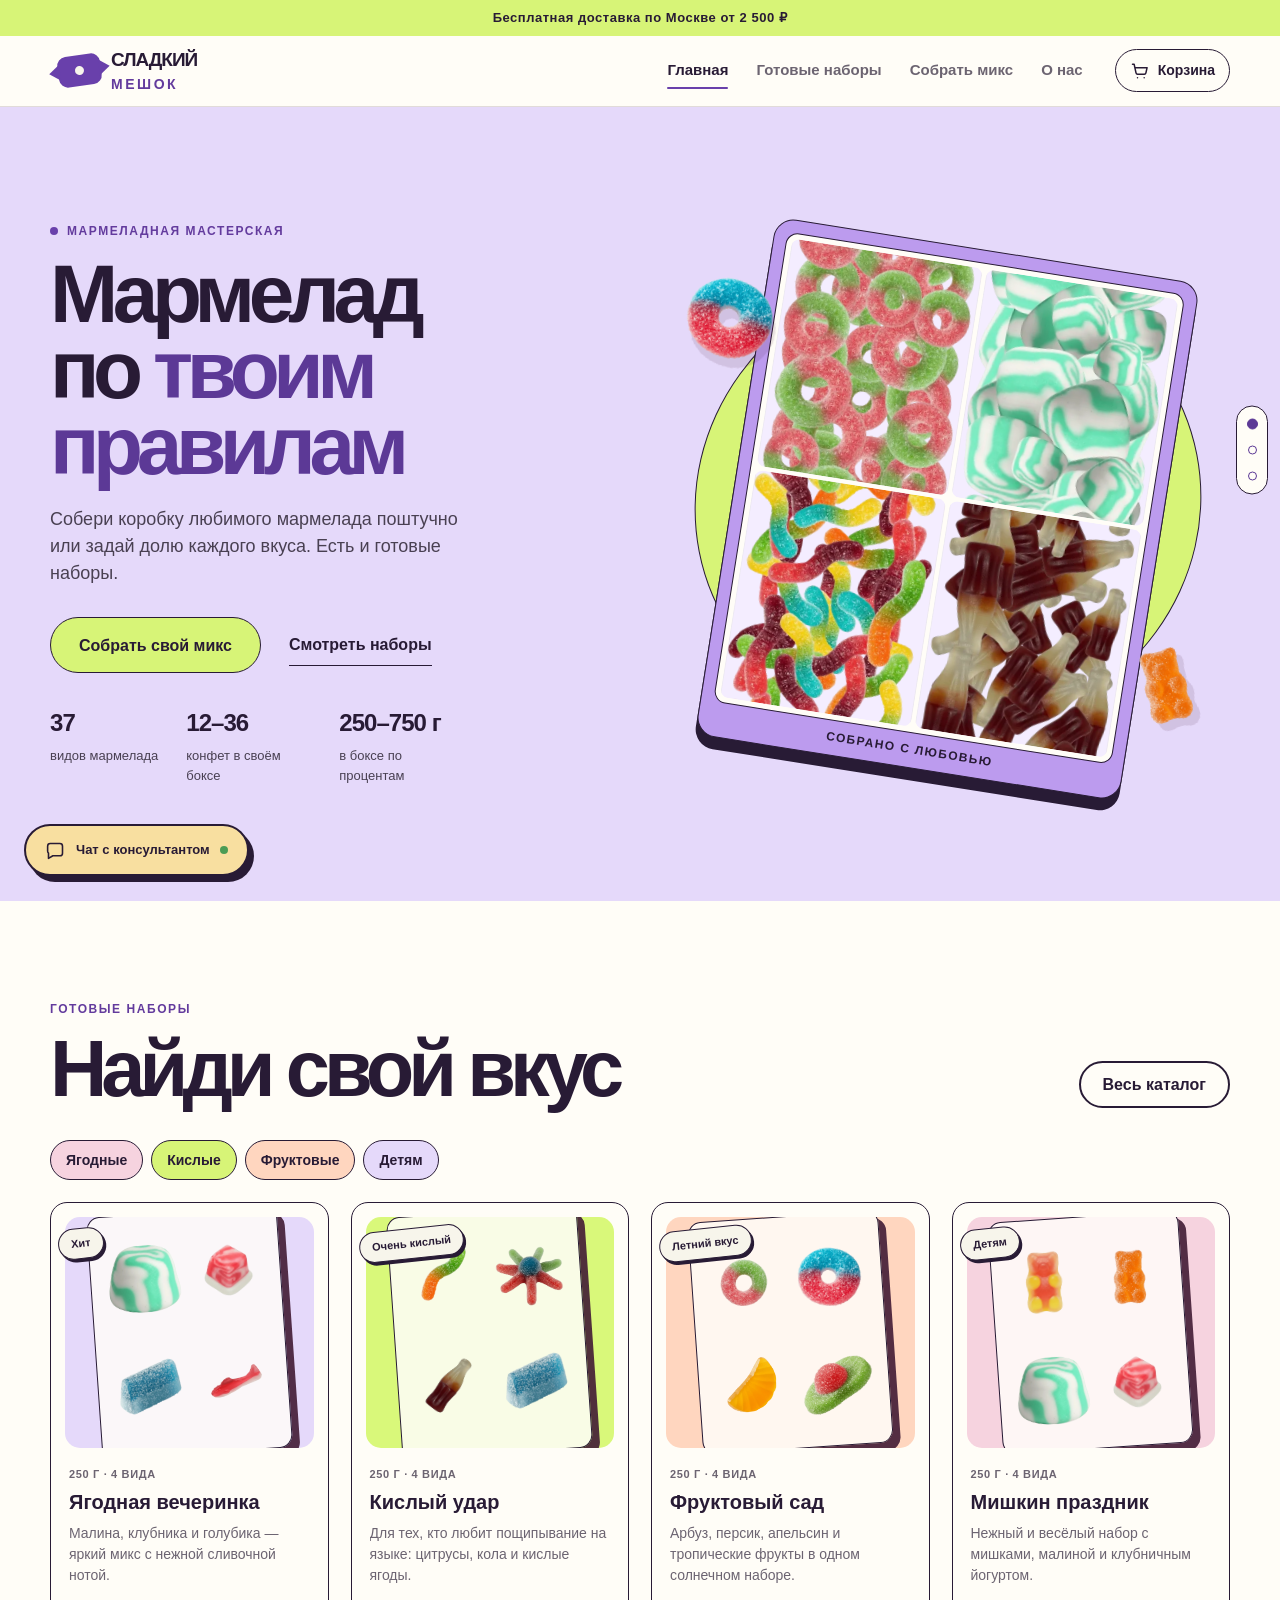
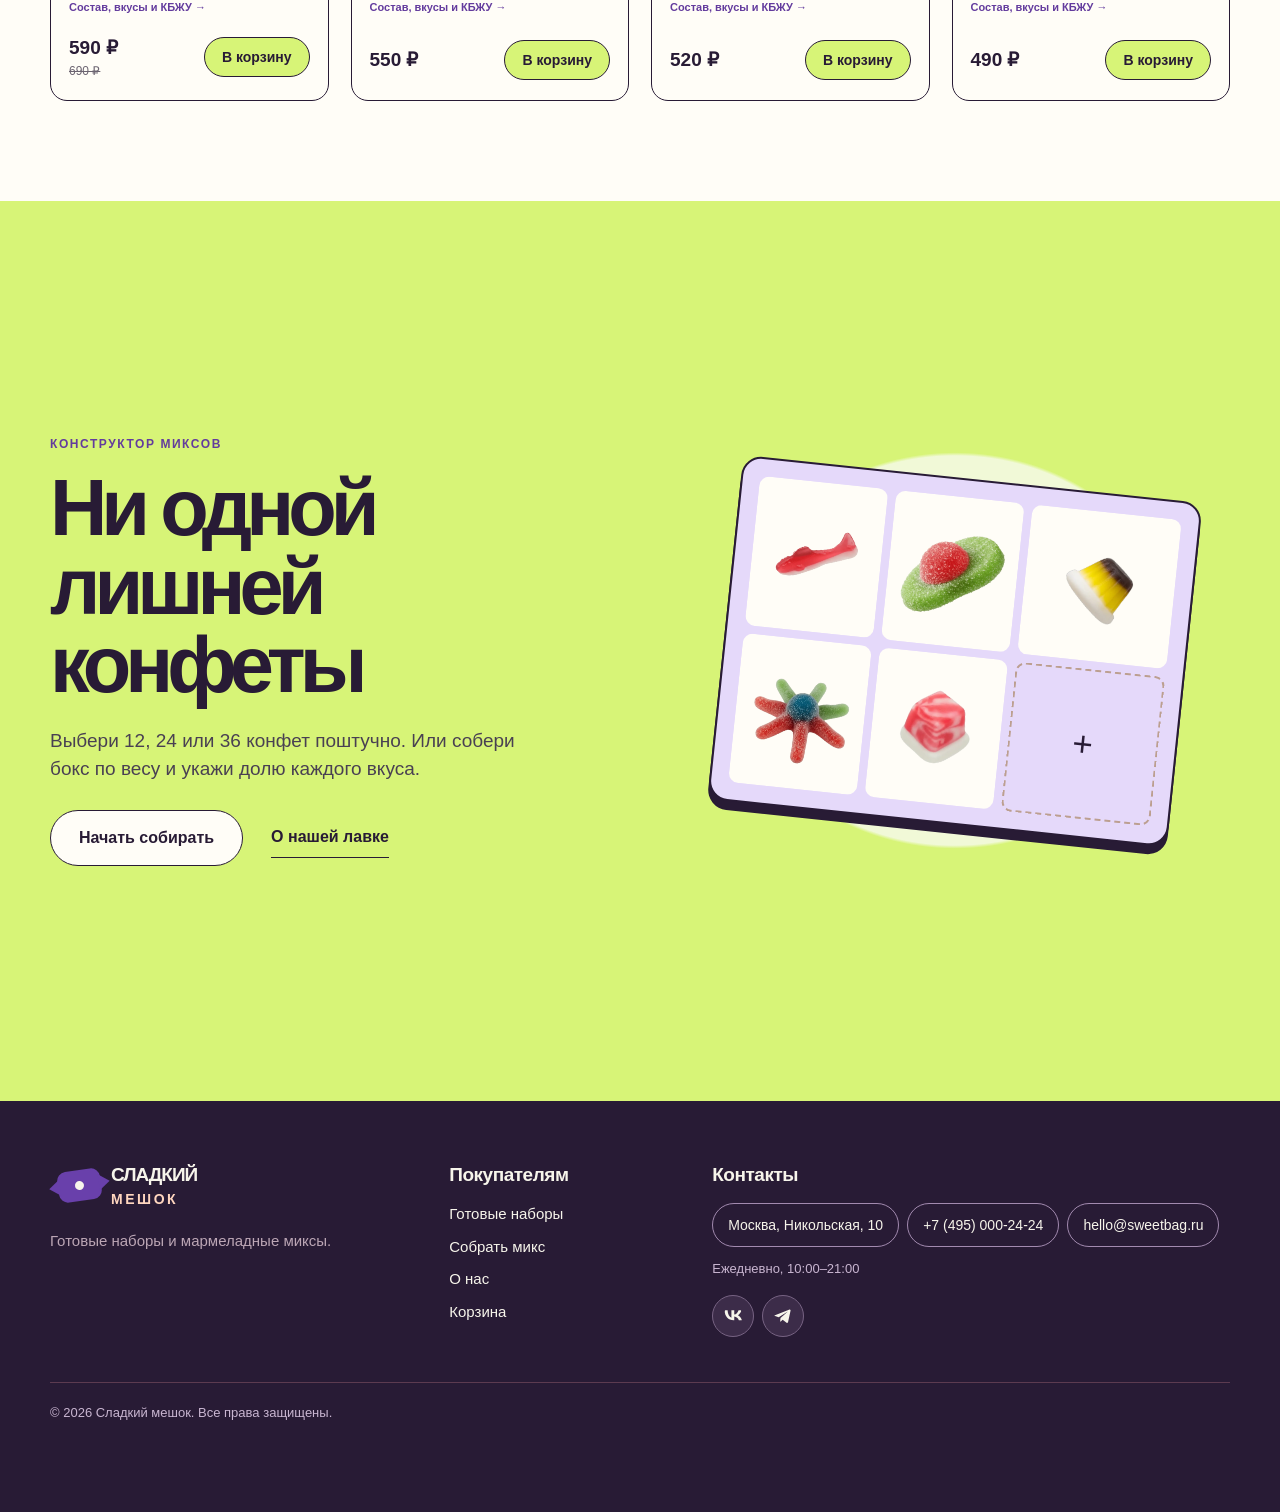
<file: index.html>
<!DOCTYPE html>
<html lang="ru">
<head>
  <meta charset="UTF-8">
  <meta name="viewport" content="width=device-width, initial-scale=1.0">
  <meta name="description" content="Сладкий мешок — готовые наборы мармелада и конструктор миксов поштучно или по процентам.">
  <meta name="robots" content="index, follow">
  <meta name="author" content="Сладкий мешок">
  <link rel="canonical" href="https://lev1n27.github.io/candy-shop/">
  <meta property="og:locale" content="ru_RU">
  <meta property="og:type" content="website">
  <meta property="og:site_name" content="Сладкий мешок">
  <meta property="og:title" content="Сладкий мешок — мармелад и конфеты на любой вкус">
  <meta property="og:description" content="Выбирай готовые наборы или собери коробку любимого мармелада поштучно или по процентам.">
  <meta property="og:url" content="https://lev1n27.github.io/candy-shop/">
  <meta property="og:image" content="https://lev1n27.github.io/candy-shop/assets/images/candies/boxes/watermelon.webp">
  <meta property="og:image:alt" content="Коробка разноцветного мармелада Сладкий мешок">
  <meta name="twitter:card" content="summary_large_image">
  <meta name="twitter:title" content="Сладкий мешок — мармелад и конфеты на любой вкус">
  <meta name="twitter:description" content="Выбирай готовые наборы или собери коробку любимого мармелада поштучно или по процентам.">
  <meta name="twitter:image" content="https://lev1n27.github.io/candy-shop/assets/images/candies/boxes/watermelon.webp">
  <meta name="twitter:image:alt" content="Коробка разноцветного мармелада Сладкий мешок">
  <meta name="theme-color" content="#f7f5eb">
  <title>Сладкий мешок — мармелад и конфеты на любой вкус</title>
  <link rel="icon" href="assets/images/favicon.svg" type="image/svg+xml">
  <link rel="stylesheet" href="assets/css/style.css">
  <script src="assets/js/data.js" defer></script>
  <script src="assets/js/store.js" defer></script>
  <script src="assets/js/chat.js" defer></script>
  <script src="assets/js/site.js" defer></script>
</head>
<body id="page-top" tabindex="-1">
  <a class="skip-link" href="#main">Перейти к основному содержимому</a>
  <div class="announcement">Бесплатная доставка по Москве от 2 500 ₽</div>
  <header class="site-header">
    <div class="container site-header__row">
      <a class="logo" href="index.html" aria-label="Сладкий мешок — на главную">
        <span class="logo__mark" aria-hidden="true"><i></i></span>
        <span class="logo__text">Сладкий <span>мешок</span></span>
      </a>
      <button class="menu-toggle" type="button" aria-expanded="false" aria-controls="site-menu" data-menu-toggle>
        <span></span><span></span><span></span>
        <span class="sr-only">Открыть меню</span>
      </button>
      <nav class="site-nav" id="site-menu" aria-label="Основная навигация" data-menu>
        <a class="site-nav__link site-nav__link--active" href="index.html" aria-current="page">Главная</a>
        <a class="site-nav__link" href="catalog.html">Готовые наборы</a>
        <a class="site-nav__link" href="mix.html">Собрать микс</a>
        <a class="site-nav__link" href="about.html">О нас</a>
      </nav>
      <a class="cart-link" href="cart.html" aria-label="Перейти в корзину">
        <svg viewBox="0 0 24 24" aria-hidden="true"><path d="M3 4h2l2.2 10.2a2 2 0 0 0 2 1.6h7.9a2 2 0 0 0 2-1.6L20.5 8H6M9 20h.01M17 20h.01"/></svg>
        <span>Корзина</span>
        <b class="cart-count" data-cart-count hidden>0</b>
      </a>
    </div>
  </header>

  <main id="main" tabindex="-1" data-screen-flow>
    <section class="hero page-screen" id="welcome" aria-labelledby="home-title">
      <div class="container hero__grid">
        <div class="hero__content">
          <p class="eyebrow"><span></span>Мармеладная мастерская</p>
          <h1 id="home-title">Мармелад<br>по <em>твоим правилам</em></h1>
          <p class="hero__text">Собери коробку любимого мармелада поштучно или задай долю каждого вкуса. Есть и готовые наборы.</p>
          <div class="hero__actions">
            <a class="button button--primary button--large" href="mix.html">Собрать свой микс</a>
            <a class="text-link" href="catalog.html">Смотреть наборы</a>
          </div>
          <ul class="hero__facts" aria-label="Преимущества">
            <li><strong>37</strong><span>видов мармелада</span></li>
            <li><strong>12–36</strong><span>конфет в своём боксе</span></li>
            <li><strong>250–750 г</strong><span>в боксе по процентам</span></li>
          </ul>
        </div>
        <div class="hero-visual" aria-label="Коробка разноцветного мармелада">
          <div class="hero-visual__shape"></div>
          <div class="hero-box">
            <div class="hero-box__grid">
              <img src="assets/images/candies/boxes/watermelon.webp" alt="Мармеладные арбузные кольца" width="230" height="230">
              <img src="assets/images/candies/boxes/raspberry.webp" alt="Мармелад малина со сливками" width="230" height="230">
              <img src="assets/images/candies/boxes/worms.webp" alt="Двухцветные мармеладные червячки" width="230" height="230">
              <img src="assets/images/candies/boxes/cola.webp" alt="Мармеладные бутылочки колы" width="230" height="230">
            </div>
            <span class="hero-box__label">собрано с любовью</span>
          </div>
          <img class="hero-visual__floating hero-visual__floating--one" src="assets/images/candies/orange-bears.webp" alt="" width="130" height="130">
          <img class="hero-visual__floating hero-visual__floating--two" src="assets/images/candies/rings.webp" alt="" width="120" height="120">
        </div>
      </div>
    </section>

    <section class="page-screen home-sets" id="sets" aria-labelledby="sets-title">
      <div class="container">
        <div class="section-heading screen-heading">
          <div><p class="eyebrow">Готовые наборы</p><h2 id="sets-title">Найди свой вкус</h2></div>
          <a class="button button--outline" href="catalog.html">Весь каталог</a>
        </div>
        <nav class="home-tastes" aria-label="Наборы по вкусам">
          <a href="catalog.html?filter=berry">Ягодные</a>
          <a href="catalog.html?filter=sour">Кислые</a>
          <a href="catalog.html?filter=fruit">Фруктовые</a>
          <a href="catalog.html?filter=kids">Детям</a>
        </nav>
        <div class="product-grid home-products" data-products data-limit="4"></div>
      </div>
    </section>

    <section class="page-screen home-builder" id="about" aria-labelledby="home-builder-title">
      <div class="container home-builder__grid">
        <div class="home-builder__content">
          <p class="eyebrow">Конструктор миксов</p>
          <h2 id="home-builder-title">Ни одной лишней конфеты</h2>
          <p>Выбери 12, 24 или 36 конфет поштучно. Или собери бокс по весу и укажи долю каждого вкуса.</p>
          <div class="hero__actions">
            <a class="button button--primary button--large" href="mix.html">Начать собирать</a>
            <a class="text-link" href="about.html">О нашей лавке</a>
          </div>
        </div>
        <div class="home-builder__visual" aria-hidden="true">
          <div class="mini-box">
            <img src="assets/images/candies/shark.webp" alt="" width="150" height="150" loading="lazy">
            <img src="assets/images/candies/eggs.webp" alt="" width="150" height="150" loading="lazy">
            <img src="assets/images/candies/caramel.webp" alt="" width="150" height="150" loading="lazy">
            <img src="assets/images/candies/octopus.webp" alt="" width="150" height="150" loading="lazy">
            <img src="assets/images/candies/yogurt-strawberry.webp" alt="" width="150" height="150" loading="lazy">
            <span class="mini-box__empty">+</span>
          </div>
        </div>
      </div>
    </section>
  </main>

  <footer class="site-footer" id="contacts">
    <div class="container site-footer__grid">
      <div class="site-footer__brand">
        <a class="logo logo--footer" href="index.html"><span class="logo__mark" aria-hidden="true"><i></i></span><span class="logo__text">Сладкий <span>мешок</span></span></a>
        <p class="site-footer__text">Готовые наборы и мармеладные миксы.</p>
      </div>
      <nav class="site-footer__links" aria-label="Покупателям">
        <h2>Покупателям</h2>
        <a href="catalog.html">Готовые наборы</a>
        <a href="mix.html">Собрать микс</a>
        <a href="about.html">О нас</a>
        <a href="cart.html">Корзина</a>
      </nav>
      <div class="site-footer__contacts">
        <h2>Контакты</h2>
        <div class="site-footer__contact-actions">
          <a href="https://yandex.ru/maps/?text=%D0%9C%D0%BE%D1%81%D0%BA%D0%B2%D0%B0%2C%20%D0%9D%D0%B8%D0%BA%D0%BE%D0%BB%D1%8C%D1%81%D0%BA%D0%B0%D1%8F%20%D1%83%D0%BB%D0%B8%D1%86%D0%B0%2C%2010" target="_blank" rel="noopener">Москва, Никольская, 10</a>
          <a href="tel:+74950002424">+7 (495) 000-24-24</a>
          <a href="mailto:hello@sweetbag.ru">hello@sweetbag.ru</a>
        </div>
        <p class="site-footer__hours">Ежедневно, 10:00–21:00</p>
        <div class="site-footer__socials" role="group" aria-label="Социальные сети">
          <svg viewBox="0 0 24 24" role="img" aria-label="ВКонтакте"><path fill="currentColor" d="M2 5h3.5c.2 5 2.2 8.1 4.6 9V5h3.4v5.2c2.3-.2 4.4-2.7 5.2-5.2h3.4c-.6 2.8-2.6 5.1-4.2 6.1 1.8.9 3.9 3.1 4.8 5.9H19c-.8-2.4-2.7-4.2-5.5-4.5V17H13C6.1 17 2.1 12.4 2 5Z"/></svg>
          <svg viewBox="0 0 24 24" role="img" aria-label="Telegram"><path fill="currentColor" d="m2.4 11.1 17.5-6.8c.8-.3 1.4.2 1.2 1l-3 14c-.2 1-1 1.3-1.8.7l-4.7-3.5-2.3 2.2c-.3.3-.7.2-.7-.3l.4-4.1 8.2-7c.3-.3 0-.4-.3-.2L6.8 13.4l-4.3-1.3c-.9-.3-.9-.7-.1-1Z"/></svg>
        </div>
      </div>
    </div>
    <div class="container site-footer__bottom"><span>© 2026 Сладкий мешок. Все права защищены.</span></div>
  </footer>
</body>
</html>
</file>
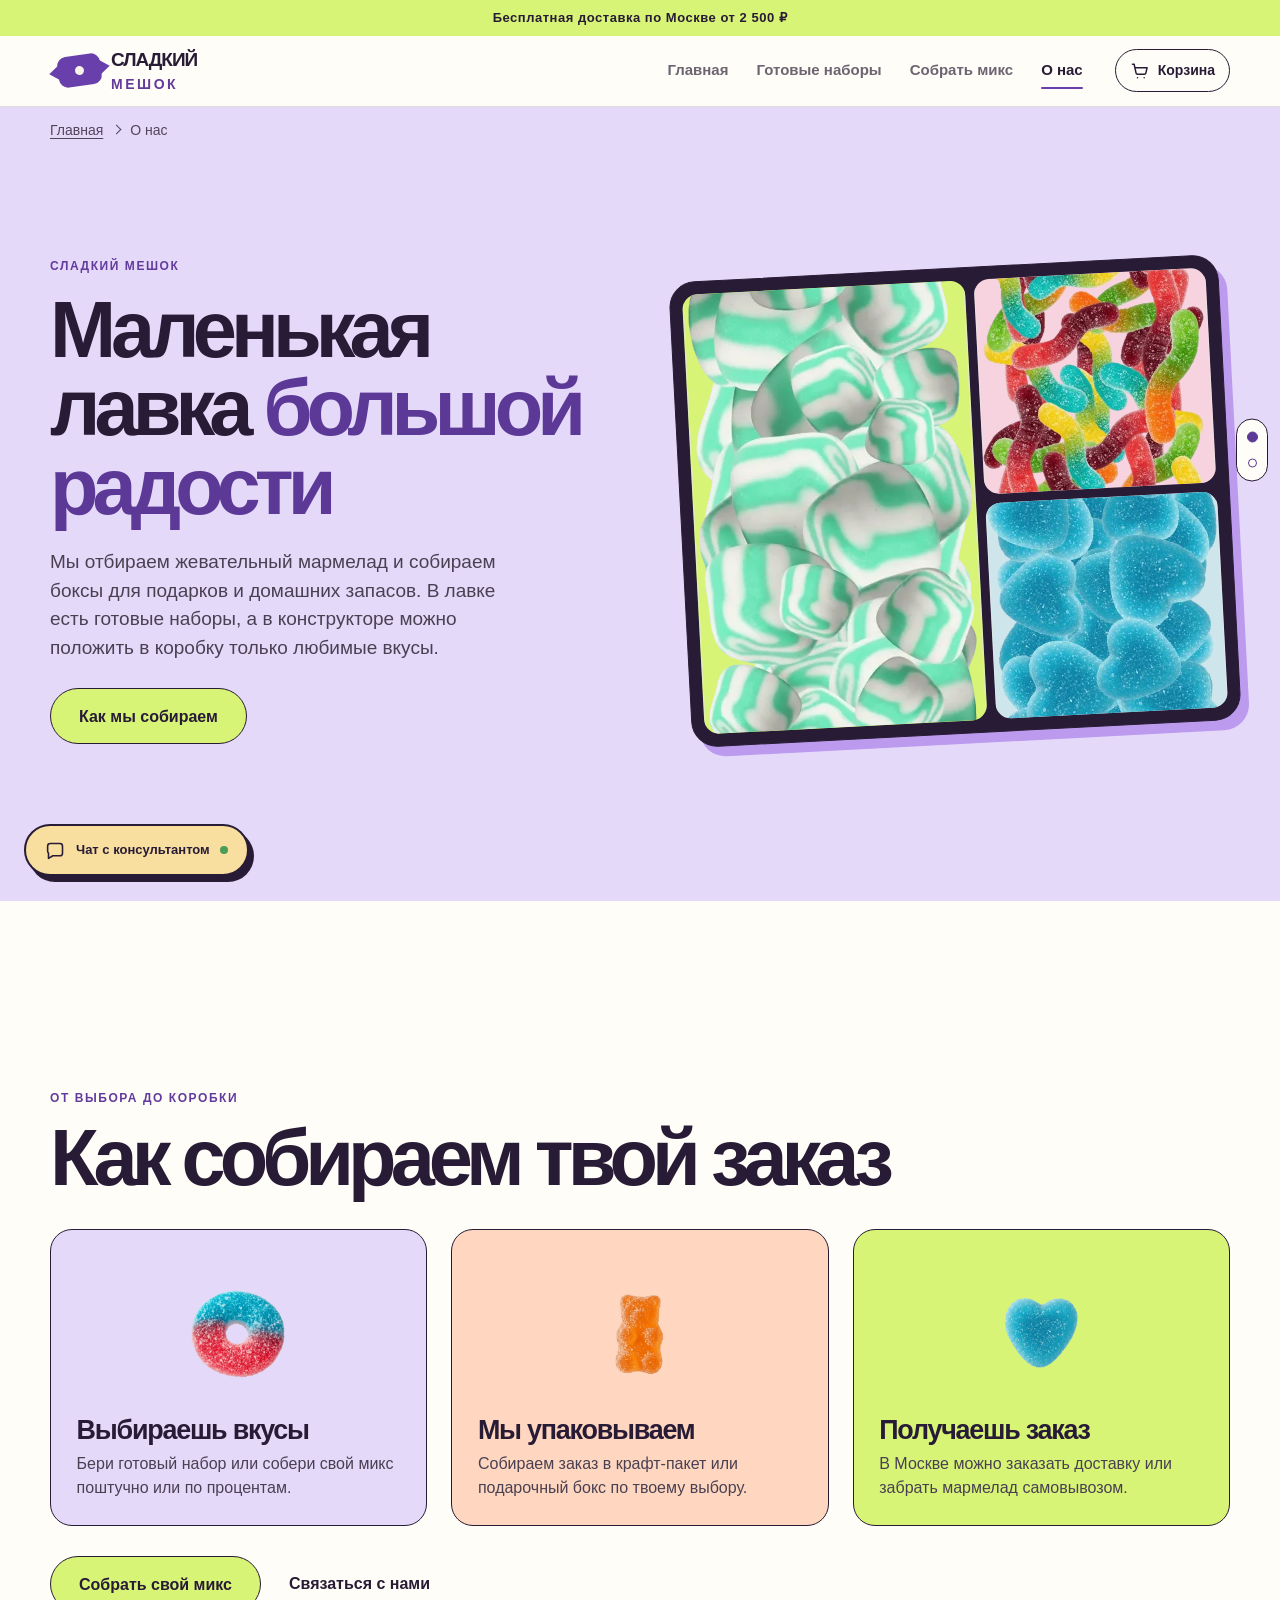
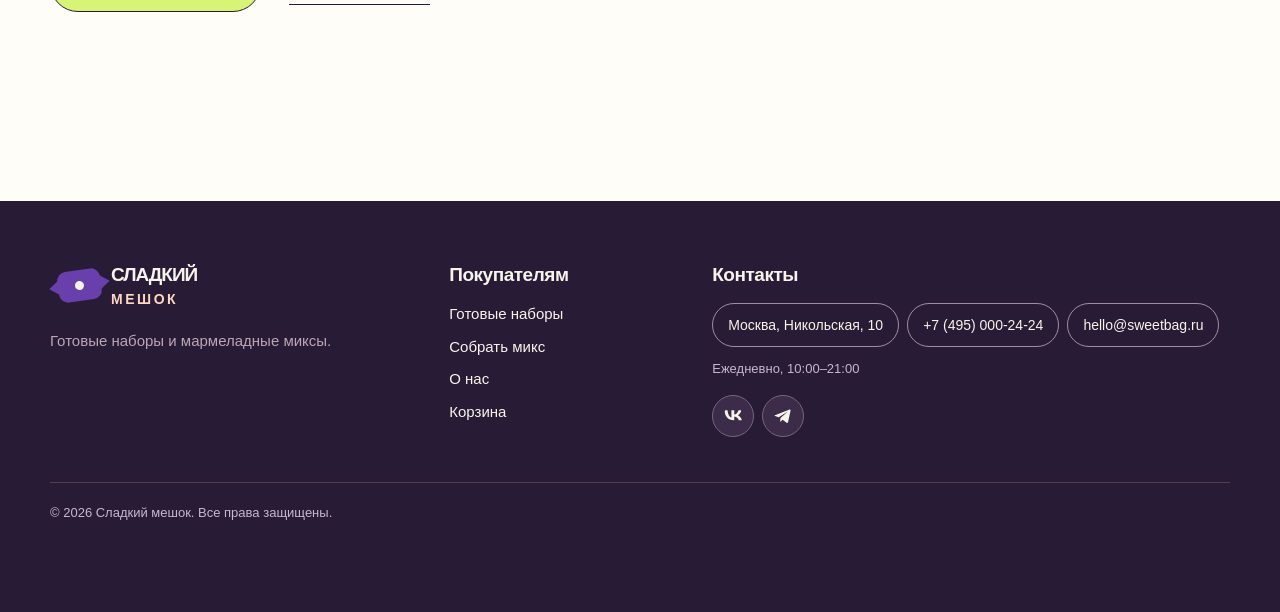
<file: about.html>
<!DOCTYPE html>
<html lang="ru">
<head>
  <meta charset="UTF-8">
  <meta name="viewport" content="width=device-width, initial-scale=1.0">
  <meta name="description" content="О мармеладной лавке «Сладкий мешок», выборе вкусов, упаковке и получении заказа.">
  <meta name="robots" content="index, follow">
  <meta name="author" content="Сладкий мешок">
  <link rel="canonical" href="https://lev1n27.github.io/candy-shop/about.html">
  <meta property="og:locale" content="ru_RU">
  <meta property="og:type" content="website">
  <meta property="og:site_name" content="Сладкий мешок">
  <meta property="og:title" content="О мармеладной лавке Сладкий мешок">
  <meta property="og:description" content="Как мы отбираем мармелад, собираем подарочные боксы и доставляем заказы по Москве.">
  <meta property="og:url" content="https://lev1n27.github.io/candy-shop/about.html">
  <meta property="og:image" content="https://lev1n27.github.io/candy-shop/assets/images/candies/boxes/raspberry.webp">
  <meta property="og:image:alt" content="Мармелад малина со сливками из лавки Сладкий мешок">
  <meta name="twitter:card" content="summary_large_image">
  <meta name="twitter:title" content="О мармеладной лавке Сладкий мешок">
  <meta name="twitter:description" content="Как мы отбираем мармелад, собираем подарочные боксы и доставляем заказы по Москве.">
  <meta name="twitter:image" content="https://lev1n27.github.io/candy-shop/assets/images/candies/boxes/raspberry.webp">
  <meta name="twitter:image:alt" content="Мармелад малина со сливками из лавки Сладкий мешок">
  <meta name="theme-color" content="#f7f5eb">
  <title>О нас — Сладкий мешок</title>
  <link rel="icon" href="assets/images/favicon.svg" type="image/svg+xml">
  <link rel="stylesheet" href="assets/css/style.css">
  <script src="assets/js/data.js" defer></script>
  <script src="assets/js/store.js" defer></script>
  <script src="assets/js/chat.js" defer></script>
  <script src="assets/js/site.js" defer></script>
</head>
<body id="page-top" tabindex="-1">
  <a class="skip-link" href="#main">Перейти к основному содержимому</a>
  <div class="announcement">Бесплатная доставка по Москве от 2 500 ₽</div>
  <header class="site-header">
    <div class="container site-header__row">
      <a class="logo" href="index.html" aria-label="Сладкий мешок — на главную">
        <span class="logo__mark" aria-hidden="true"><i></i></span>
        <span class="logo__text">Сладкий <span>мешок</span></span>
      </a>
      <button class="menu-toggle" type="button" aria-expanded="false" aria-controls="site-menu" data-menu-toggle>
        <span></span><span></span><span></span>
        <span class="sr-only">Открыть меню</span>
      </button>
      <nav class="site-nav" id="site-menu" aria-label="Основная навигация" data-menu>
        <a class="site-nav__link" href="index.html">Главная</a>
        <a class="site-nav__link" href="catalog.html">Готовые наборы</a>
        <a class="site-nav__link" href="mix.html">Собрать микс</a>
        <a class="site-nav__link site-nav__link--active" href="about.html" aria-current="page">О нас</a>
      </nav>
      <a class="cart-link" href="cart.html" aria-label="Перейти в корзину">
        <svg viewBox="0 0 24 24" aria-hidden="true"><path d="M3 4h2l2.2 10.2a2 2 0 0 0 2 1.6h7.9a2 2 0 0 0 2-1.6L20.5 8H6M9 20h.01M17 20h.01"/></svg>
        <span>Корзина</span>
        <b class="cart-count" data-cart-count hidden>0</b>
      </a>
    </div>
  </header>

  <main id="main" tabindex="-1" data-screen-flow>
    <section class="page-screen about-intro" id="our-shop" aria-labelledby="about-title">
      <div class="container">
        <nav class="breadcrumbs" aria-label="Хлебные крошки">
          <ol><li><a href="index.html">Главная</a></li><li aria-current="page">О нас</li></ol>
        </nav>
        <div class="about-intro__grid">
          <div class="about-intro__content">
            <p class="eyebrow">Сладкий мешок</p>
            <h1 id="about-title">Маленькая лавка <em>большой радости</em></h1>
            <p>Мы отбираем жевательный мармелад и собираем боксы для подарков и домашних запасов. В лавке есть готовые наборы, а в конструкторе можно положить в коробку только любимые вкусы.</p>
            <a class="button button--primary button--large" href="#our-process">Как мы собираем</a>
          </div>
          <div class="about-candy" aria-hidden="true">
            <div class="about-candy__tile about-candy__tile--berry"><img src="assets/images/candies/boxes/raspberry.webp" alt="" width="388" height="988"></div>
            <div class="about-candy__tile about-candy__tile--sour"><img src="assets/images/candies/boxes/worms.webp" alt="" width="388" height="988"></div>
            <div class="about-candy__tile about-candy__tile--sweet"><img src="assets/images/candies/boxes/blue-hearts.webp" alt="" width="388" height="988"></div>
          </div>
        </div>
      </div>
    </section>

    <section class="page-screen about-process" id="our-process" aria-labelledby="about-process-title">
      <div class="container">
        <div class="section-heading screen-heading">
          <div><p class="eyebrow">От выбора до коробки</p><h2 id="about-process-title">Как собираем твой заказ</h2></div>
        </div>
        <ol class="about-steps">
          <li>
            <img src="assets/images/candies/rings.webp" alt="" width="150" height="150" loading="lazy">
            <div><h3>Выбираешь вкусы</h3><p>Бери готовый набор или собери свой микс поштучно или по процентам.</p></div>
          </li>
          <li>
            <img src="assets/images/candies/orange-bears.webp" alt="" width="150" height="150" loading="lazy">
            <div><h3>Мы упаковываем</h3><p>Собираем заказ в крафт-пакет или подарочный бокс по твоему выбору.</p></div>
          </li>
          <li>
            <img src="assets/images/candies/blue-hearts.webp" alt="" width="150" height="150" loading="lazy">
            <div><h3>Получаешь заказ</h3><p>В Москве можно заказать доставку или забрать мармелад самовывозом.</p></div>
          </li>
        </ol>
        <div class="hero__actions">
          <a class="button button--primary button--large" href="mix.html">Собрать свой микс</a>
          <a class="text-link" href="#contacts">Связаться с нами</a>
        </div>
      </div>
    </section>
  </main>

  <footer class="site-footer" id="contacts">
    <div class="container site-footer__grid">
      <div class="site-footer__brand">
        <a class="logo logo--footer" href="index.html"><span class="logo__mark" aria-hidden="true"><i></i></span><span class="logo__text">Сладкий <span>мешок</span></span></a>
        <p class="site-footer__text">Готовые наборы и мармеладные миксы.</p>
      </div>
      <nav class="site-footer__links" aria-label="Покупателям">
        <h2>Покупателям</h2>
        <a href="catalog.html">Готовые наборы</a>
        <a href="mix.html">Собрать микс</a>
        <a href="about.html">О нас</a>
        <a href="cart.html">Корзина</a>
      </nav>
      <div class="site-footer__contacts">
        <h2>Контакты</h2>
        <div class="site-footer__contact-actions">
          <a href="https://yandex.ru/maps/?text=%D0%9C%D0%BE%D1%81%D0%BA%D0%B2%D0%B0%2C%20%D0%9D%D0%B8%D0%BA%D0%BE%D0%BB%D1%8C%D1%81%D0%BA%D0%B0%D1%8F%20%D1%83%D0%BB%D0%B8%D1%86%D0%B0%2C%2010" target="_blank" rel="noopener">Москва, Никольская, 10</a>
          <a href="tel:+74950002424">+7 (495) 000-24-24</a>
          <a href="mailto:hello@sweetbag.ru">hello@sweetbag.ru</a>
        </div>
        <p class="site-footer__hours">Ежедневно, 10:00–21:00</p>
        <div class="site-footer__socials" role="group" aria-label="Социальные сети">
          <svg viewBox="0 0 24 24" role="img" aria-label="ВКонтакте"><path fill="currentColor" d="M2 5h3.5c.2 5 2.2 8.1 4.6 9V5h3.4v5.2c2.3-.2 4.4-2.7 5.2-5.2h3.4c-.6 2.8-2.6 5.1-4.2 6.1 1.8.9 3.9 3.1 4.8 5.9H19c-.8-2.4-2.7-4.2-5.5-4.5V17H13C6.1 17 2.1 12.4 2 5Z"/></svg>
          <svg viewBox="0 0 24 24" role="img" aria-label="Telegram"><path fill="currentColor" d="m2.4 11.1 17.5-6.8c.8-.3 1.4.2 1.2 1l-3 14c-.2 1-1 1.3-1.8.7l-4.7-3.5-2.3 2.2c-.3.3-.7.2-.7-.3l.4-4.1 8.2-7c.3-.3 0-.4-.3-.2L6.8 13.4l-4.3-1.3c-.9-.3-.9-.7-.1-1Z"/></svg>
        </div>
      </div>
    </div>
    <div class="container site-footer__bottom"><span>© 2026 Сладкий мешок. Все права защищены.</span></div>
  </footer>
</body>
</html>
</file>
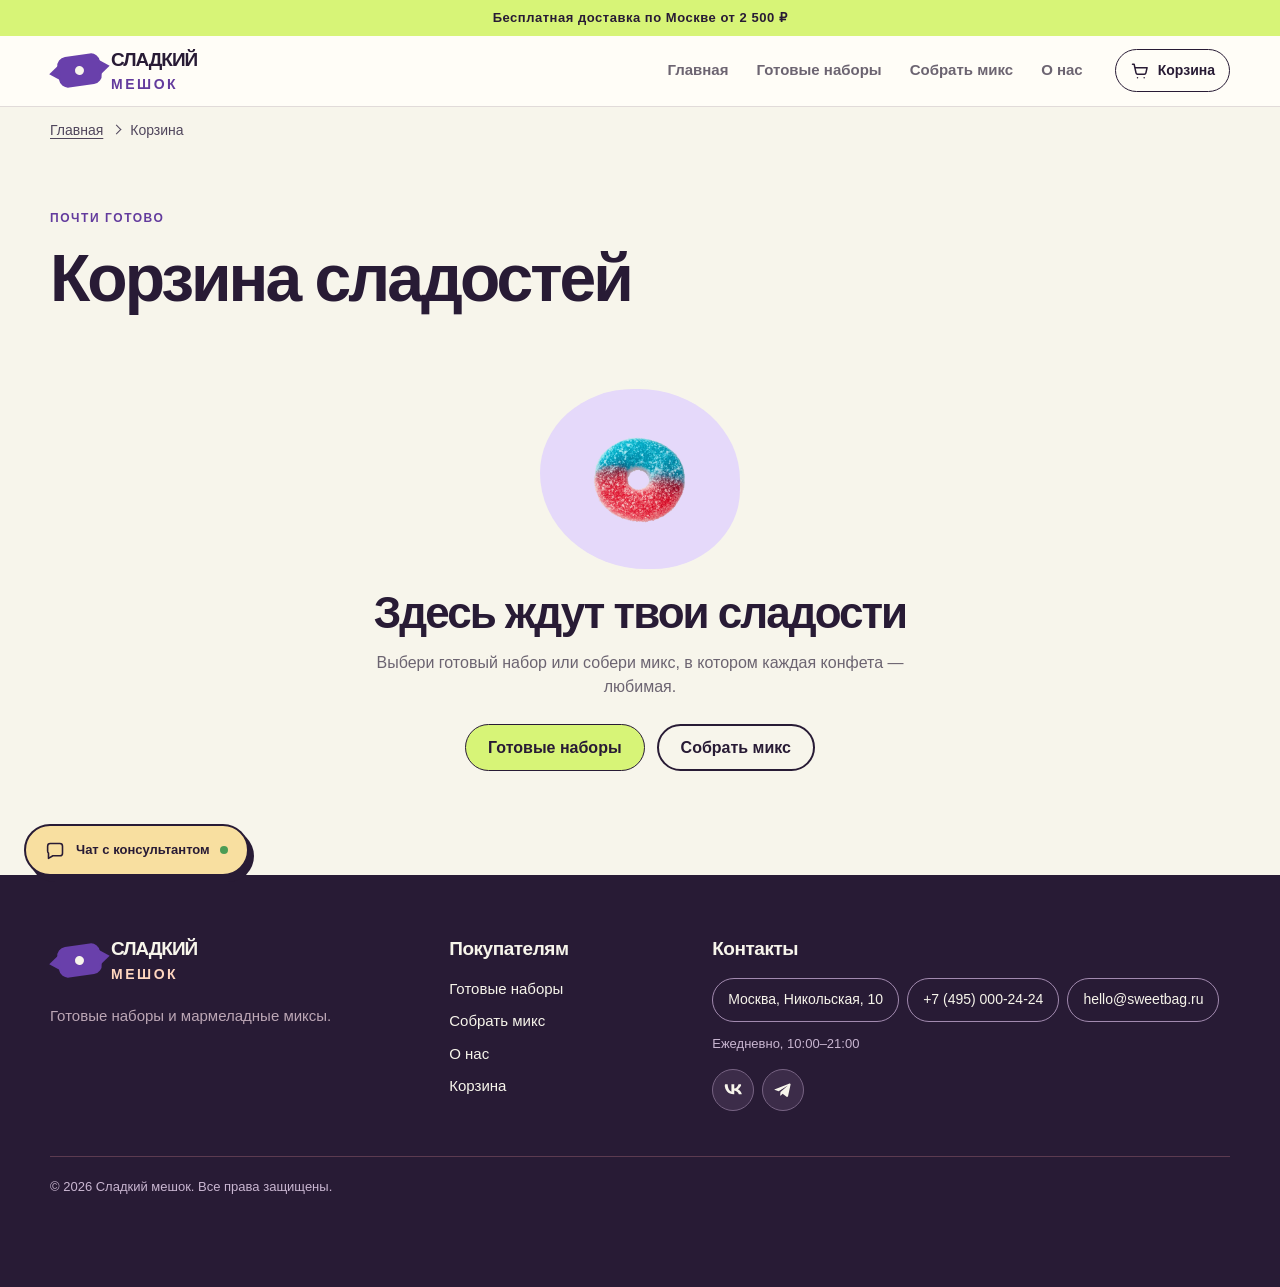
<file: cart.html>
<!DOCTYPE html>
<html lang="ru">
<head>
  <meta charset="UTF-8">
  <meta name="viewport" content="width=device-width, initial-scale=1.0">
  <meta name="description" content="Корзина готовых наборов и собственных миксов мармелада.">
  <meta name="robots" content="noindex, follow">
  <meta name="author" content="Сладкий мешок">
  <link rel="canonical" href="https://lev1n27.github.io/candy-shop/cart.html">
  <meta property="og:locale" content="ru_RU">
  <meta property="og:type" content="website">
  <meta property="og:site_name" content="Сладкий мешок">
  <meta property="og:title" content="Корзина сладостей — Сладкий мешок">
  <meta property="og:description" content="Проверь выбранные наборы и миксы перед оформлением заказа.">
  <meta property="og:url" content="https://lev1n27.github.io/candy-shop/cart.html">
  <meta property="og:image" content="https://lev1n27.github.io/candy-shop/assets/images/candies/rings.webp">
  <meta property="og:image:alt" content="Разноцветные мармеладные кольца">
  <meta name="twitter:card" content="summary_large_image">
  <meta name="twitter:title" content="Корзина сладостей — Сладкий мешок">
  <meta name="twitter:description" content="Проверь выбранные наборы и миксы перед оформлением заказа.">
  <meta name="twitter:image" content="https://lev1n27.github.io/candy-shop/assets/images/candies/rings.webp">
  <meta name="twitter:image:alt" content="Разноцветные мармеладные кольца">
  <meta name="theme-color" content="#f7f5eb">
  <title>Корзина — Сладкий мешок</title>
  <link rel="icon" href="assets/images/favicon.svg" type="image/svg+xml">
  <link rel="stylesheet" href="assets/css/style.css">
  <script src="assets/js/data.js" defer></script>
  <script src="assets/js/store.js" defer></script>
  <script src="assets/js/chat.js" defer></script>
  <script src="assets/js/site.js" defer></script>
  <script src="assets/js/cart.js" defer></script>
</head>
<body id="page-top" tabindex="-1">
  <a class="skip-link" href="#main">Перейти к основному содержимому</a>
  <div class="announcement">Бесплатная доставка по Москве от 2 500 ₽</div>
  <header class="site-header"><div class="container site-header__row">
    <a class="logo" href="index.html" aria-label="Сладкий мешок — на главную"><span class="logo__mark" aria-hidden="true"><i></i></span><span class="logo__text">Сладкий <span>мешок</span></span></a>
    <button class="menu-toggle" type="button" aria-expanded="false" aria-controls="site-menu" data-menu-toggle><span></span><span></span><span></span><span class="sr-only">Открыть меню</span></button>
    <nav class="site-nav" id="site-menu" aria-label="Основная навигация" data-menu><a class="site-nav__link" href="index.html">Главная</a><a class="site-nav__link" href="catalog.html">Готовые наборы</a><a class="site-nav__link" href="mix.html">Собрать микс</a><a class="site-nav__link" href="about.html">О нас</a></nav>
    <a class="cart-link cart-link--active" href="cart.html" aria-label="Перейти в корзину" aria-current="page"><svg viewBox="0 0 24 24" aria-hidden="true"><path d="M3 4h2l2.2 10.2a2 2 0 0 0 2 1.6h7.9a2 2 0 0 0 2-1.6L20.5 8H6M9 20h.01M17 20h.01"/></svg><span>Корзина</span><b class="cart-count" data-cart-count hidden>0</b></a>
  </div></header>

  <main id="main" tabindex="-1">
    <nav class="container breadcrumbs" aria-label="Хлебные крошки">
      <ol><li><a href="index.html">Главная</a></li><li aria-current="page">Корзина</li></ol>
    </nav>
    <section class="cart-head"><div class="container"><p class="eyebrow">Почти готово</p><h1>Корзина сладостей</h1></div></section>
    <section class="section cart-section"><div class="container">
      <div class="cart-empty" data-cart-empty hidden><div class="cart-empty__art"><img src="assets/images/candies/rings.webp" alt="" width="180" height="180"></div><h2>Здесь ждут твои сладости</h2><p>Выбери готовый набор или собери микс, в котором каждая конфета — любимая.</p><div><a class="button button--primary" href="catalog.html">Готовые наборы</a><a class="button button--outline" href="mix.html">Собрать микс</a></div></div>
      <div data-cart-content hidden>
        <div class="cart-layout">
          <div><div class="cart-items" data-cart-items></div><button class="plain-button cart-clear" type="button" data-cart-clear>Очистить корзину</button></div>
          <aside class="order-summary"><h2>Ваш заказ</h2><div class="order-summary__row"><span>Сладости</span><b data-cart-subtotal>0 ₽</b></div><div class="order-summary__row" data-discount-row hidden><span>Скидка 10%</span><b data-cart-discount>−0 ₽</b></div><div class="order-summary__row"><span>Доставка</span><b data-cart-delivery>0 ₽</b></div><div class="order-summary__total"><span>Итого</span><strong data-cart-total>0 ₽</strong></div><p class="order-summary__delivery-hint" data-delivery-hint></p><form class="promo-form" data-promo-form><label for="promo">Промокод</label><div><input id="promo" type="text" placeholder="Введите промокод" autocomplete="off"><button class="button button--dark button--small" type="submit">Применить</button></div><p data-promo-message aria-live="polite"></p></form></aside>
        </div>

        <form class="checkout" id="checkout-form" novalidate>
          <div class="section-heading"><div><p class="eyebrow">Контактные данные</p><h2>Кому везём сладости?</h2></div></div>
          <p class="form-note">Поля, отмеченные звёздочкой, обязательны для заполнения.</p>
          <p class="form-error" data-checkout-error role="alert" hidden></p>
          <div class="checkout__grid">
            <label class="field"><span>Имя *</span><input type="text" name="name" placeholder="Как к вам обращаться" minlength="2" autocomplete="given-name" required></label>
            <label class="field"><span>Телефон *</span><input type="tel" name="phone" placeholder="+7 (999) 000-00-00" minlength="10" autocomplete="tel" required></label>
          </div>
          <fieldset class="delivery-picker"><legend>Способ получения</legend><label><input type="radio" name="delivery" value="courier" checked><span><b>Доставка курьером</b><small>По Москве, завтра с 12:00 до 21:00</small></span></label><label><input type="radio" name="delivery" value="pickup"><span><b>Самовывоз</b><small>Никольская, 10, сегодня через 2 часа</small></span></label></fieldset>
          <label class="field" data-address-field><span>Адрес доставки *</span><input type="text" name="address" placeholder="Улица, дом, квартира" minlength="5" autocomplete="street-address" required></label>
          <label class="field"><span>Комментарий к заказу</span><textarea name="comment" rows="3" maxlength="500" placeholder="Например, нужна открытка или звонок за час"></textarea></label>
          <label class="checkbox-field"><input type="checkbox" name="agreement" required><span>Согласен на обработку данных для оформления заказа</span></label>
          <button class="button button--primary button--large" type="submit">Оформить заказ <span data-checkout-total></span></button>
          <p class="checkout__note">Это демонстрационный магазин: заказ сохраняется только на этой странице, оплата не списывается.</p>
        </form>
      </div>
      <div class="order-success" data-order-success hidden><span class="order-success__mark" aria-hidden="true">✓</span><p class="eyebrow">Заказ принят</p><h2>Сладкое уже в пути к сборке!</h2><p data-order-success-text></p><a class="button button--primary" href="catalog.html">Выбрать ещё сладости</a></div>
    </div></section>
  </main>

  <footer class="site-footer" id="contacts">
    <div class="container site-footer__grid">
      <div class="site-footer__brand">
        <a class="logo logo--footer" href="index.html"><span class="logo__mark" aria-hidden="true"><i></i></span><span class="logo__text">Сладкий <span>мешок</span></span></a>
        <p class="site-footer__text">Готовые наборы и мармеладные миксы.</p>
      </div>
      <nav class="site-footer__links" aria-label="Покупателям">
        <h2>Покупателям</h2>
        <a href="catalog.html">Готовые наборы</a>
        <a href="mix.html">Собрать микс</a>
        <a href="about.html">О нас</a>
        <a href="cart.html">Корзина</a>
      </nav>
      <div class="site-footer__contacts">
        <h2>Контакты</h2>
        <div class="site-footer__contact-actions">
          <a href="https://yandex.ru/maps/?text=%D0%9C%D0%BE%D1%81%D0%BA%D0%B2%D0%B0%2C%20%D0%9D%D0%B8%D0%BA%D0%BE%D0%BB%D1%8C%D1%81%D0%BA%D0%B0%D1%8F%20%D1%83%D0%BB%D0%B8%D1%86%D0%B0%2C%2010" target="_blank" rel="noopener">Москва, Никольская, 10</a>
          <a href="tel:+74950002424">+7 (495) 000-24-24</a>
          <a href="mailto:hello@sweetbag.ru">hello@sweetbag.ru</a>
        </div>
        <p class="site-footer__hours">Ежедневно, 10:00–21:00</p>
        <div class="site-footer__socials" role="group" aria-label="Социальные сети">
          <svg viewBox="0 0 24 24" role="img" aria-label="ВКонтакте"><path fill="currentColor" d="M2 5h3.5c.2 5 2.2 8.1 4.6 9V5h3.4v5.2c2.3-.2 4.4-2.7 5.2-5.2h3.4c-.6 2.8-2.6 5.1-4.2 6.1 1.8.9 3.9 3.1 4.8 5.9H19c-.8-2.4-2.7-4.2-5.5-4.5V17H13C6.1 17 2.1 12.4 2 5Z"/></svg>
          <svg viewBox="0 0 24 24" role="img" aria-label="Telegram"><path fill="currentColor" d="m2.4 11.1 17.5-6.8c.8-.3 1.4.2 1.2 1l-3 14c-.2 1-1 1.3-1.8.7l-4.7-3.5-2.3 2.2c-.3.3-.7.2-.7-.3l.4-4.1 8.2-7c.3-.3 0-.4-.3-.2L6.8 13.4l-4.3-1.3c-.9-.3-.9-.7-.1-1Z"/></svg>
        </div>
      </div>
    </div>
    <div class="container site-footer__bottom"><span>© 2026 Сладкий мешок. Все права защищены.</span></div>
  </footer>
</body>
</html>
</file>
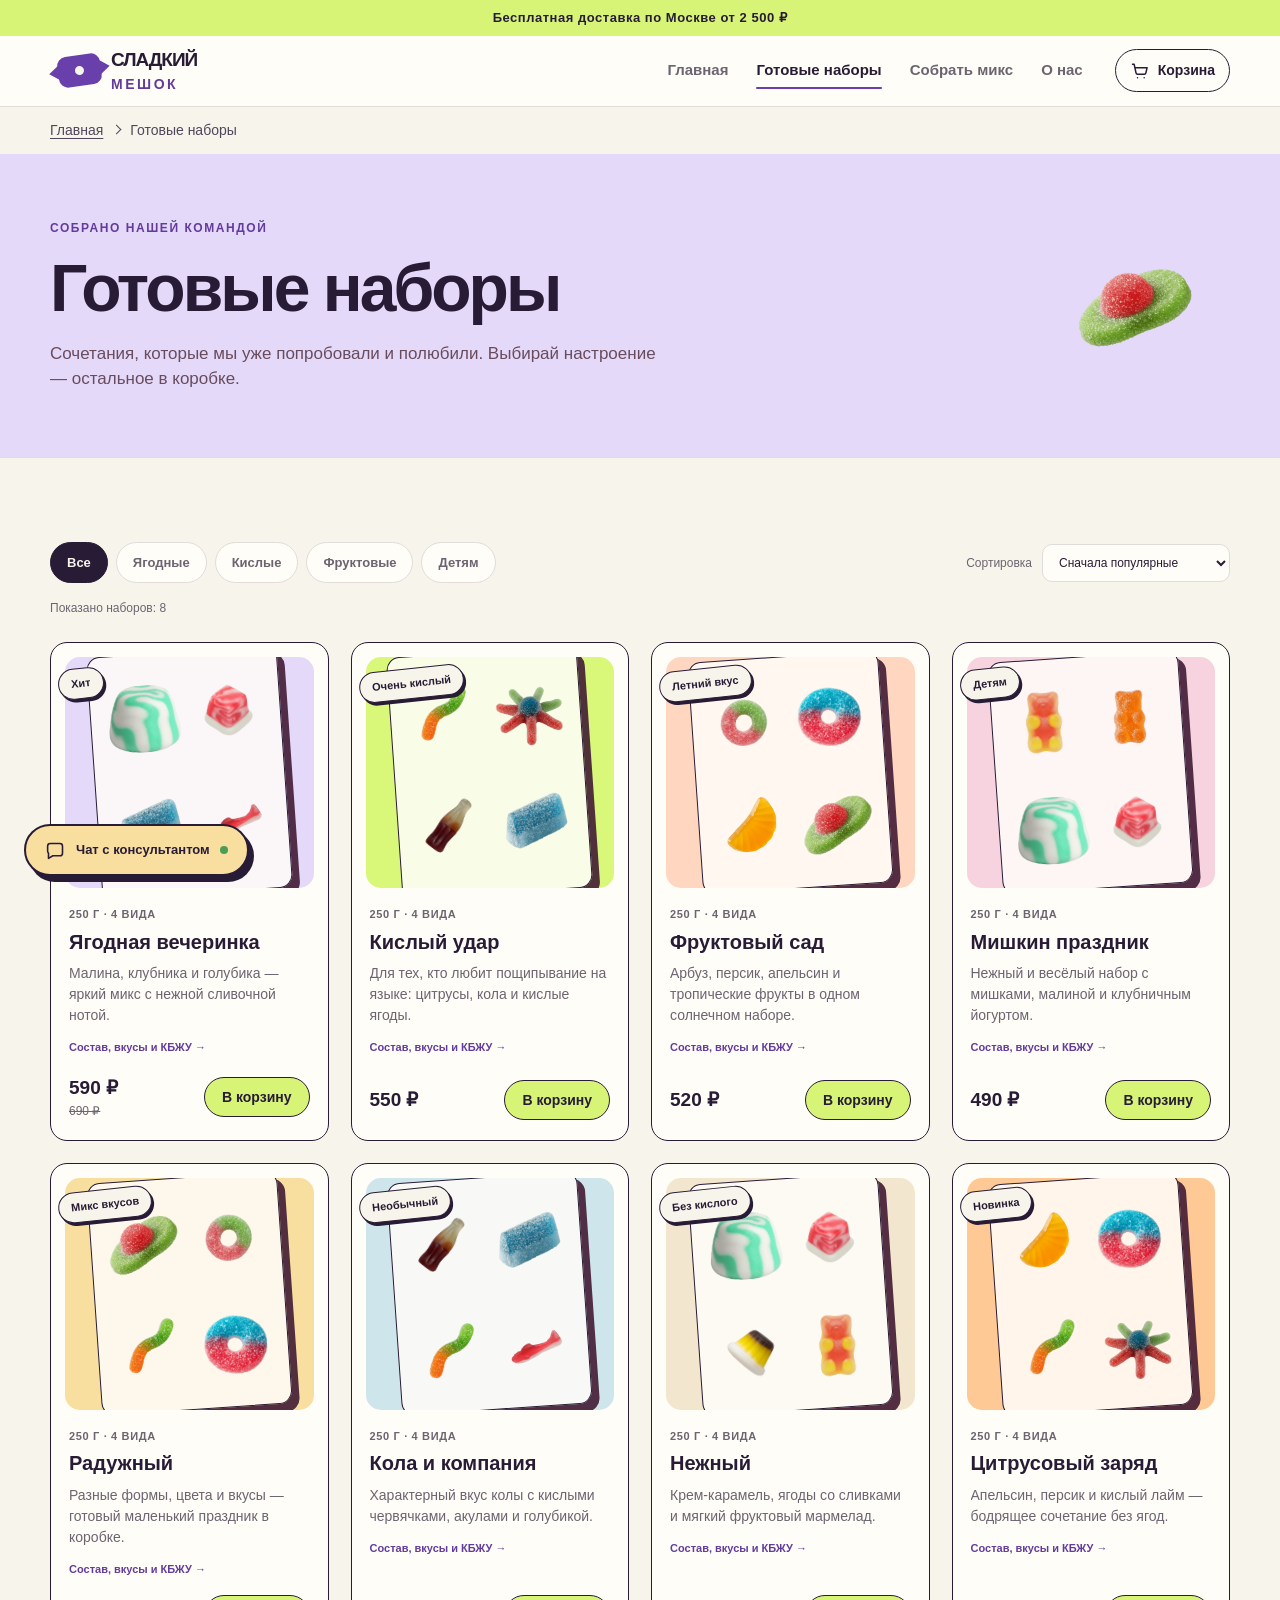
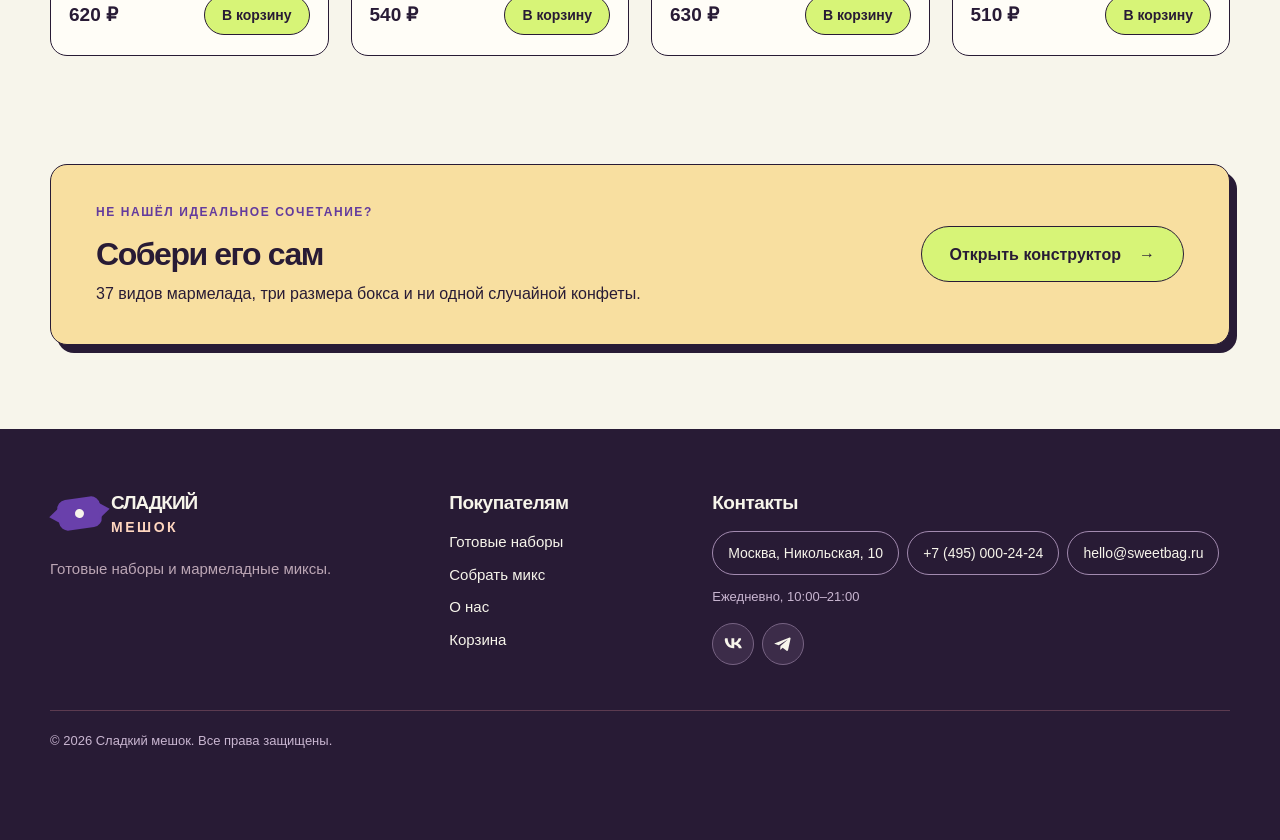
<file: catalog.html>
<!DOCTYPE html>
<html lang="ru">
<head>
  <meta charset="UTF-8">
  <meta name="viewport" content="width=device-width, initial-scale=1.0">
  <meta name="description" content="Готовые наборы мармелада: ягодные, кислые, фруктовые и детские миксы.">
  <meta name="robots" content="index, follow">
  <meta name="author" content="Сладкий мешок">
  <link rel="canonical" href="https://lev1n27.github.io/candy-shop/catalog.html">
  <meta property="og:locale" content="ru_RU">
  <meta property="og:type" content="website">
  <meta property="og:site_name" content="Сладкий мешок">
  <meta property="og:title" content="Готовые наборы мармелада — Сладкий мешок">
  <meta property="og:description" content="Ягодные, кислые, фруктовые и детские наборы мармелада с доставкой по Москве.">
  <meta property="og:url" content="https://lev1n27.github.io/candy-shop/catalog.html">
  <meta property="og:image" content="https://lev1n27.github.io/candy-shop/assets/images/candies/eggs.webp">
  <meta property="og:image:alt" content="Разноцветный мармелад в готовых наборах">
  <meta name="twitter:card" content="summary_large_image">
  <meta name="twitter:title" content="Готовые наборы мармелада — Сладкий мешок">
  <meta name="twitter:description" content="Ягодные, кислые, фруктовые и детские наборы мармелада с доставкой по Москве.">
  <meta name="twitter:image" content="https://lev1n27.github.io/candy-shop/assets/images/candies/eggs.webp">
  <meta name="twitter:image:alt" content="Разноцветный мармелад в готовых наборах">
  <meta name="theme-color" content="#f7f5eb">
  <title>Готовые наборы — Сладкий мешок</title>
  <link rel="icon" href="assets/images/favicon.svg" type="image/svg+xml">
  <link rel="stylesheet" href="assets/css/style.css">
  <script src="assets/js/data.js" defer></script>
  <script src="assets/js/store.js" defer></script>
  <script src="assets/js/chat.js" defer></script>
  <script src="assets/js/site.js" defer></script>
  <script src="assets/js/catalog.js" defer></script>
</head>
<body id="page-top" tabindex="-1">
  <a class="skip-link" href="#main">Перейти к основному содержимому</a>
  <div class="announcement">Бесплатная доставка по Москве от 2 500 ₽</div>
  <header class="site-header">
    <div class="container site-header__row">
      <a class="logo" href="index.html" aria-label="Сладкий мешок — на главную"><span class="logo__mark" aria-hidden="true"><i></i></span><span class="logo__text">Сладкий <span>мешок</span></span></a>
      <button class="menu-toggle" type="button" aria-expanded="false" aria-controls="site-menu" data-menu-toggle><span></span><span></span><span></span><span class="sr-only">Открыть меню</span></button>
      <nav class="site-nav" id="site-menu" aria-label="Основная навигация" data-menu>
        <a class="site-nav__link" href="index.html">Главная</a><a class="site-nav__link site-nav__link--active" href="catalog.html" aria-current="page">Готовые наборы</a><a class="site-nav__link" href="mix.html">Собрать микс</a><a class="site-nav__link" href="about.html">О нас</a>
      </nav>
      <a class="cart-link" href="cart.html" aria-label="Перейти в корзину"><svg viewBox="0 0 24 24" aria-hidden="true"><path d="M3 4h2l2.2 10.2a2 2 0 0 0 2 1.6h7.9a2 2 0 0 0 2-1.6L20.5 8H6M9 20h.01M17 20h.01"/></svg><span>Корзина</span><b class="cart-count" data-cart-count hidden>0</b></a>
    </div>
  </header>

  <main id="main" tabindex="-1">
    <nav class="container breadcrumbs" aria-label="Хлебные крошки">
      <ol><li><a href="index.html">Главная</a></li><li aria-current="page">Готовые наборы</li></ol>
    </nav>
    <section class="page-hero page-hero--catalog">
      <div class="container page-hero__inner">
        <div><p class="eyebrow">Собрано нашей командой</p><h1>Готовые наборы</h1><p>Сочетания, которые мы уже попробовали и полюбили. Выбирай настроение — остальное в коробке.</p></div>
        <img src="assets/images/candies/eggs.webp" alt="Разноцветный мармелад" width="220" height="220">
      </div>
    </section>

    <section class="section catalog-section" aria-labelledby="catalog-products-title">
      <div class="container">
        <div class="catalog-toolbar">
          <div class="filter-chips" role="group" aria-label="Фильтр наборов">
            <button class="filter-chip filter-chip--active" type="button" data-catalog-filter="all" aria-pressed="true">Все</button>
            <button class="filter-chip" type="button" data-catalog-filter="berry" aria-pressed="false">Ягодные</button>
            <button class="filter-chip" type="button" data-catalog-filter="sour" aria-pressed="false">Кислые</button>
            <button class="filter-chip" type="button" data-catalog-filter="fruit" aria-pressed="false">Фруктовые</button>
            <button class="filter-chip" type="button" data-catalog-filter="kids" aria-pressed="false">Детям</button>
          </div>
          <label class="sort-field">Сортировка
            <select data-catalog-sort><option value="popular">Сначала популярные</option><option value="cheap">Сначала дешевле</option><option value="expensive">Сначала дороже</option><option value="name">По названию</option></select>
          </label>
        </div>
        <h2 class="sr-only" id="catalog-products-title">Наборы мармелада</h2>
        <p class="catalog-count" data-catalog-count aria-live="polite"></p>
        <div class="product-grid" id="catalog-grid"></div>
        <div class="catalog-empty" data-catalog-empty hidden><h2>Таких наборов пока нет</h2><p>Попробуй другой фильтр или собери собственный микс.</p><a class="button button--primary" href="mix.html">Собрать микс</a></div>
      </div>
    </section>

    <section class="section section--compact">
      <div class="container small-promo"><div><p class="eyebrow">Не нашёл идеальное сочетание?</p><h2>Собери его сам</h2><p>37 видов мармелада, три размера бокса и ни одной случайной конфеты.</p></div><a class="button button--primary button--large" href="mix.html">Открыть конструктор <span aria-hidden="true">→</span></a></div>
    </section>
  </main>

  <footer class="site-footer" id="contacts">
    <div class="container site-footer__grid">
      <div class="site-footer__brand">
        <a class="logo logo--footer" href="index.html"><span class="logo__mark" aria-hidden="true"><i></i></span><span class="logo__text">Сладкий <span>мешок</span></span></a>
        <p class="site-footer__text">Готовые наборы и мармеладные миксы.</p>
      </div>
      <nav class="site-footer__links" aria-label="Покупателям">
        <h2>Покупателям</h2>
        <a href="catalog.html">Готовые наборы</a>
        <a href="mix.html">Собрать микс</a>
        <a href="about.html">О нас</a>
        <a href="cart.html">Корзина</a>
      </nav>
      <div class="site-footer__contacts">
        <h2>Контакты</h2>
        <div class="site-footer__contact-actions">
          <a href="https://yandex.ru/maps/?text=%D0%9C%D0%BE%D1%81%D0%BA%D0%B2%D0%B0%2C%20%D0%9D%D0%B8%D0%BA%D0%BE%D0%BB%D1%8C%D1%81%D0%BA%D0%B0%D1%8F%20%D1%83%D0%BB%D0%B8%D1%86%D0%B0%2C%2010" target="_blank" rel="noopener">Москва, Никольская, 10</a>
          <a href="tel:+74950002424">+7 (495) 000-24-24</a>
          <a href="mailto:hello@sweetbag.ru">hello@sweetbag.ru</a>
        </div>
        <p class="site-footer__hours">Ежедневно, 10:00–21:00</p>
        <div class="site-footer__socials" role="group" aria-label="Социальные сети">
          <svg viewBox="0 0 24 24" role="img" aria-label="ВКонтакте"><path fill="currentColor" d="M2 5h3.5c.2 5 2.2 8.1 4.6 9V5h3.4v5.2c2.3-.2 4.4-2.7 5.2-5.2h3.4c-.6 2.8-2.6 5.1-4.2 6.1 1.8.9 3.9 3.1 4.8 5.9H19c-.8-2.4-2.7-4.2-5.5-4.5V17H13C6.1 17 2.1 12.4 2 5Z"/></svg>
          <svg viewBox="0 0 24 24" role="img" aria-label="Telegram"><path fill="currentColor" d="m2.4 11.1 17.5-6.8c.8-.3 1.4.2 1.2 1l-3 14c-.2 1-1 1.3-1.8.7l-4.7-3.5-2.3 2.2c-.3.3-.7.2-.7-.3l.4-4.1 8.2-7c.3-.3 0-.4-.3-.2L6.8 13.4l-4.3-1.3c-.9-.3-.9-.7-.1-1Z"/></svg>
        </div>
      </div>
    </div>
    <div class="container site-footer__bottom"><span>© 2026 Сладкий мешок. Все права защищены.</span></div>
  </footer>
</body>
</html>
</file>
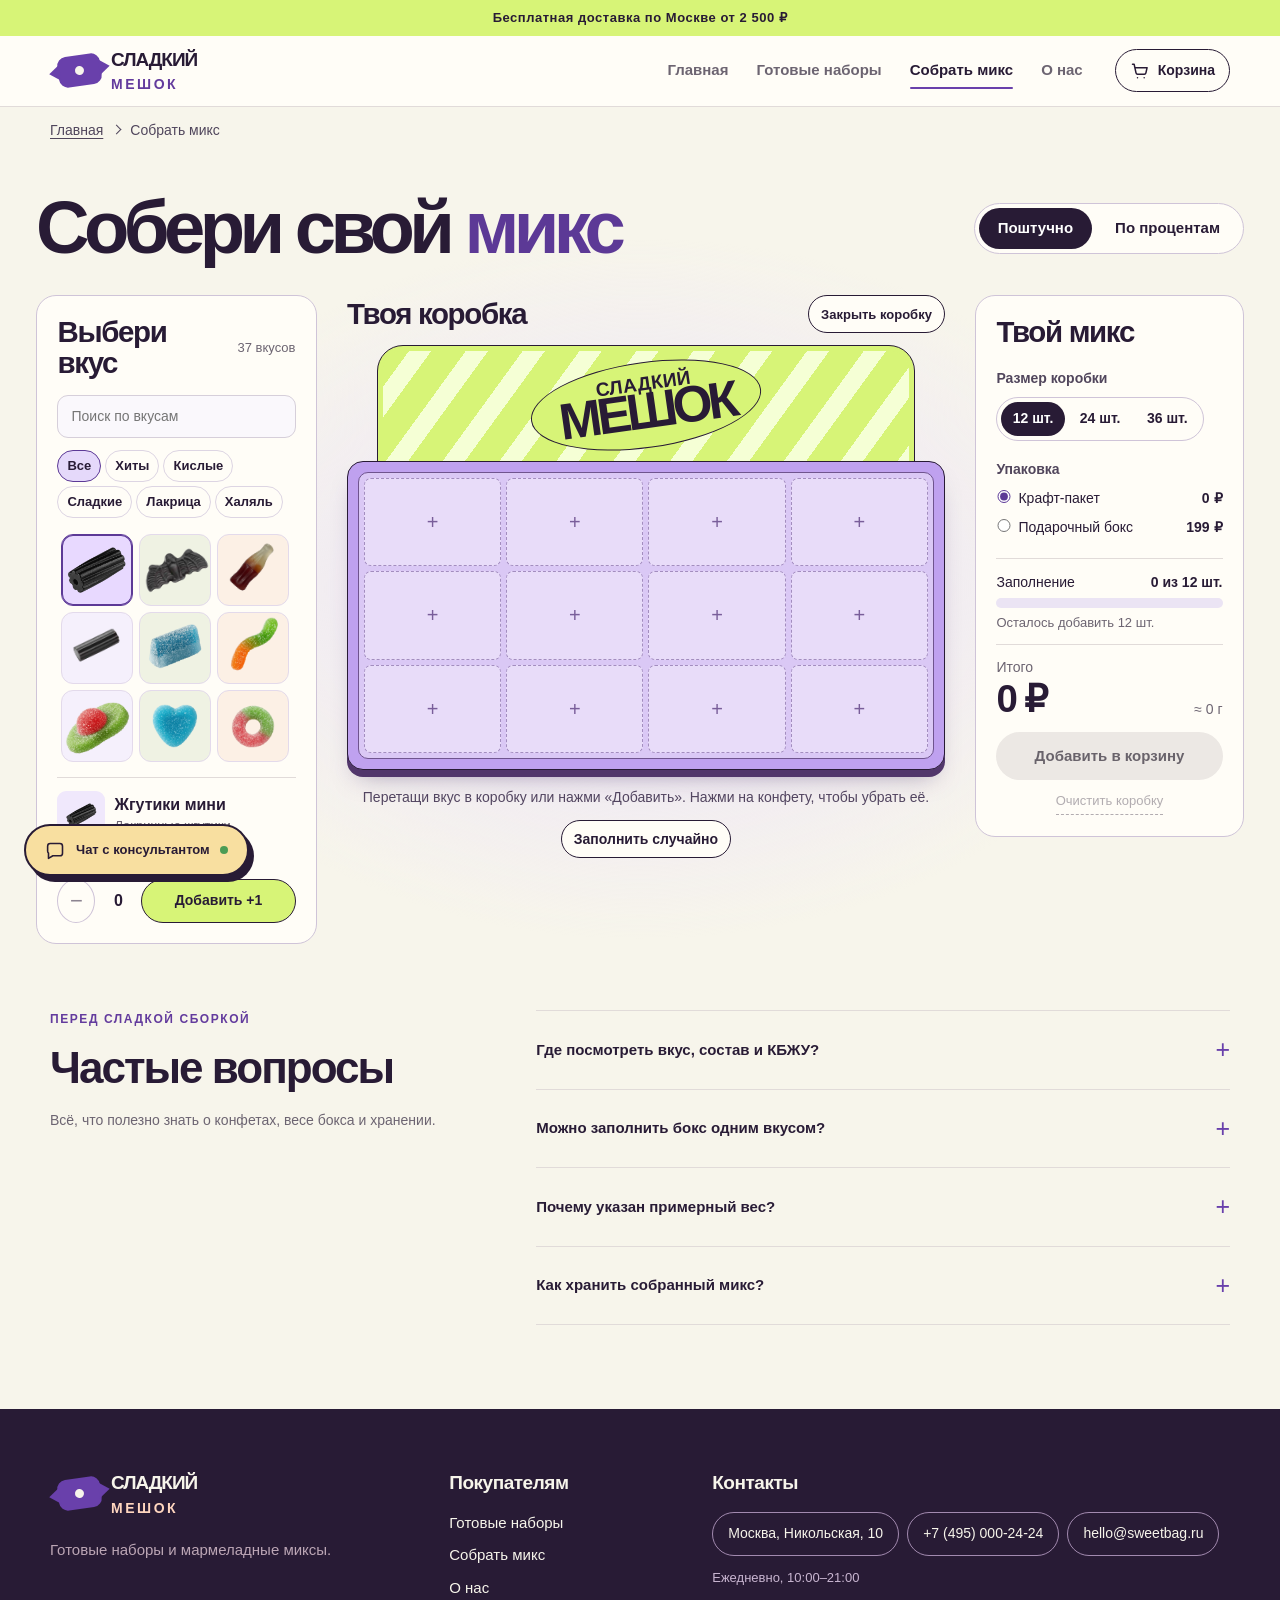
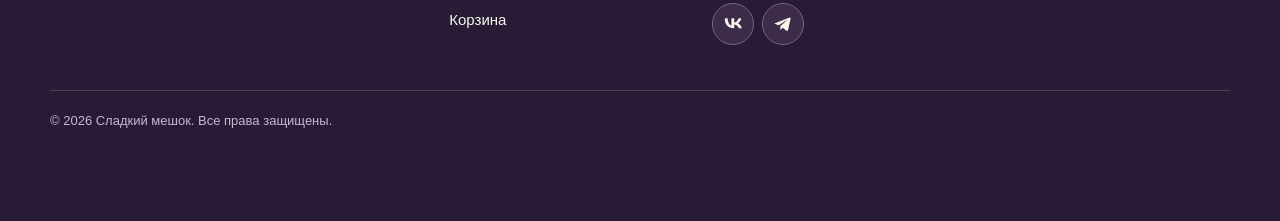
<file: mix.html>
<!DOCTYPE html>
<html lang="ru">
<head>
  <meta charset="UTF-8">
  <meta name="viewport" content="width=device-width, initial-scale=1.0">
  <meta name="description" content="Собери коробку мармелада из любимых вкусов поштучно или по процентам.">
  <meta name="robots" content="index, follow">
  <meta name="author" content="Сладкий мешок">
  <link rel="canonical" href="https://lev1n27.github.io/candy-shop/mix.html">
  <meta property="og:locale" content="ru_RU">
  <meta property="og:type" content="website">
  <meta property="og:site_name" content="Сладкий мешок">
  <meta property="og:title" content="Собрать свой микс мармелада — Сладкий мешок">
  <meta property="og:description" content="Собери бокс из любимых вкусов поштучно или задай долю каждого вкуса по процентам.">
  <meta property="og:url" content="https://lev1n27.github.io/candy-shop/mix.html">
  <meta property="og:image" content="https://lev1n27.github.io/candy-shop/assets/images/candies/boxes/worms.webp">
  <meta property="og:image:alt" content="Мармеладные червячки для собственного микса">
  <meta name="twitter:card" content="summary_large_image">
  <meta name="twitter:title" content="Собрать свой микс мармелада — Сладкий мешок">
  <meta name="twitter:description" content="Собери бокс из любимых вкусов поштучно или задай долю каждого вкуса по процентам.">
  <meta name="twitter:image" content="https://lev1n27.github.io/candy-shop/assets/images/candies/boxes/worms.webp">
  <meta name="twitter:image:alt" content="Мармеладные червячки для собственного микса">
  <meta name="theme-color" content="#f7f5eb">
  <title>Собрать свой микс — Сладкий мешок</title>
  <link rel="icon" href="assets/images/favicon.svg" type="image/svg+xml">
  <link rel="stylesheet" href="assets/css/style.css">
  <script src="assets/js/data.js" defer></script>
  <script src="assets/js/store.js" defer></script>
  <script src="assets/js/details.js" defer></script>
  <script src="assets/js/chat.js" defer></script>
  <script src="assets/js/site.js" defer></script>
  <script src="assets/js/mix.js" defer></script>
</head>
<body id="page-top" tabindex="-1">
  <a class="skip-link" href="#main">Перейти к основному содержимому</a>
  <div class="announcement">Бесплатная доставка по Москве от 2 500 ₽</div>
  <header class="site-header"><div class="container site-header__row">
    <a class="logo" href="index.html" aria-label="Сладкий мешок — на главную"><span class="logo__mark" aria-hidden="true"><i></i></span><span class="logo__text">Сладкий <span>мешок</span></span></a>
    <button class="menu-toggle" type="button" aria-expanded="false" aria-controls="site-menu" data-menu-toggle><span></span><span></span><span></span><span class="sr-only">Открыть меню</span></button>
    <nav class="site-nav" id="site-menu" aria-label="Основная навигация" data-menu><a class="site-nav__link" href="index.html">Главная</a><a class="site-nav__link" href="catalog.html">Готовые наборы</a><a class="site-nav__link site-nav__link--active" href="mix.html" aria-current="page">Собрать микс</a><a class="site-nav__link" href="about.html">О нас</a></nav>
    <a class="cart-link" href="cart.html" aria-label="Перейти в корзину"><svg viewBox="0 0 24 24" aria-hidden="true"><path d="M3 4h2l2.2 10.2a2 2 0 0 0 2 1.6h7.9a2 2 0 0 0 2-1.6L20.5 8H6M9 20h.01M17 20h.01"/></svg><span>Корзина</span><b class="cart-count" data-cart-count hidden>0</b></a>
  </div></header>

  <main id="main" tabindex="-1">
    <nav class="container breadcrumbs" aria-label="Хлебные крошки">
      <ol><li><a href="index.html">Главная</a></li><li aria-current="page">Собрать микс</li></ol>
    </nav>
    <section class="mix-workspace" aria-labelledby="builder-title">
      <div class="container">
        <div class="builder-header">
          <h1 id="builder-title">Собери свой <em>микс</em></h1>
          <div class="builder-modes" role="group" aria-label="Способ заполнения">
            <button type="button" data-mix-mode="pieces" aria-pressed="true">Поштучно</button>
            <button type="button" data-mix-mode="percent" aria-pressed="false">По процентам</button>
          </div>
        </div>

        <div class="builder-layout">
          <section class="builder-catalog" aria-labelledby="flavors-title">
            <div class="builder-panel-header">
              <h2 id="flavors-title">Выбери вкус</h2>
              <span data-candy-results></span>
            </div>
            <label class="candy-search">
              <span class="sr-only">Найти конфету</span>
              <input type="search" placeholder="Поиск по вкусам" autocomplete="off" data-candy-search>
            </label>
            <div class="builder-filters" role="group" aria-label="Фильтр конфет">
              <button type="button" data-mix-filter="all" aria-pressed="true">Все</button>
              <button type="button" data-mix-filter="popular" aria-pressed="false">Хиты</button>
              <button type="button" data-mix-filter="sour" aria-pressed="false">Кислые</button>
              <button type="button" data-mix-filter="sweet" aria-pressed="false">Сладкие</button>
              <button type="button" data-mix-filter="licorice" aria-pressed="false">Лакрица</button>
              <button type="button" data-mix-filter="halyal" aria-pressed="false">Халяль</button>
            </div>
            <div class="builder-flavors" id="candy-grid" role="group" aria-label="Вкусы"></div>
            <p class="builder-empty" data-candy-empty hidden>Попробуй другое название или фильтр.</p>
            <div class="builder-selection" data-candy-selection>
              <img data-selected-image src="assets/images/candies/licorice-laces-mini.webp" alt="Жгутики мини">
              <div><strong data-selected-name></strong><p data-selected-flavor></p></div>
              <button class="plain-button" type="button" data-selected-details>Вкус, состав и КБЖУ</button>
            </div>
            <div class="builder-controls" data-candy-controls>
              <button class="builder-minus" type="button" data-candy-minus aria-label="Уменьшить количество">−</button>
              <output data-candy-count aria-label="Количество выбранного вкуса">0</output>
              <label class="builder-percent-input" hidden><span class="sr-only">Доля выбранного вкуса, %</span><input type="number" min="0" max="100" step="1" inputmode="numeric" data-candy-percent><span aria-hidden="true">%</span></label>
              <button class="button button--primary" type="button" data-candy-plus>Добавить +1</button>
            </div>
          </section>

          <section class="builder-stage" aria-labelledby="box-title">
            <div class="builder-stage-header">
              <h2 id="box-title">Твоя коробка</h2>
              <button class="builder-chip" type="button" data-box-toggle aria-controls="mix-tray" aria-expanded="true">Закрыть коробку</button>
            </div>
            <div class="builder-box" data-mix-dropzone>
              <div class="builder-lid" aria-hidden="true">
                <div class="builder-lid__label"><span>Сладкий</span><strong>мешок</strong></div>
              </div>
              <div class="builder-tray" id="mix-tray">
                <div class="builder-cells" data-mix-cells role="group" aria-label="Содержимое коробки"></div>
              </div>
            </div>
            <p class="builder-box-hint" data-box-hint>Перетащи вкус в коробку или нажми «Добавить»</p>
            <div class="builder-presets">
              <button class="builder-chip" type="button" data-mix-random>Заполнить случайно</button>
              <button class="builder-chip" type="button" data-mix-balance hidden>50% кислого / 50% сладкого</button>
            </div>
          </section>

          <aside class="builder-order" aria-labelledby="mix-summary-title">
            <h2 id="mix-summary-title">Твой микс</h2>
            <div class="builder-options">
              <p class="builder-label" id="size-label">Размер коробки</p>
              <div class="builder-sizes" role="group" aria-labelledby="size-label" data-piece-sizes>
                <button type="button" data-capacity="12" aria-pressed="true">12 шт.</button>
                <button type="button" data-capacity="24" aria-pressed="false">24 шт.</button>
                <button type="button" data-capacity="36" aria-pressed="false">36 шт.</button>
              </div>
              <div class="builder-sizes" role="group" aria-labelledby="size-label" data-percent-sizes hidden>
                <button type="button" data-weight="250" aria-pressed="true">250 г</button>
                <button type="button" data-weight="500" aria-pressed="false">500 г</button>
                <button type="button" data-weight="750" aria-pressed="false">750 г</button>
              </div>
            </div>
            <fieldset class="builder-package">
              <legend class="builder-label">Упаковка</legend>
              <label><input type="radio" name="package" value="craft" checked><span>Крафт-пакет</span><b>0 ₽</b></label>
              <label><input type="radio" name="package" value="gift"><span>Подарочный бокс</span><b>199 ₽</b></label>
            </fieldset>
            <div class="builder-progress">
              <div><span>Заполнение</span><strong data-mix-progress-text aria-live="polite">0 из 12 шт.</strong></div>
              <progress data-mix-progress value="0" max="12" aria-label="Заполнение коробки"></progress>
              <p data-mix-hint>Осталось добавить 12 шт.</p>
            </div>
            <div class="builder-totals">
              <div><span>Итого</span><strong data-mix-price>0 ₽</strong></div>
              <span data-mix-weight>0 г</span>
            </div>
            <button class="button button--primary builder-add" type="button" data-mix-add disabled>Добавить в корзину</button>
            <button class="plain-button builder-reset" type="button" data-mix-reset disabled>Очистить коробку</button>
          </aside>
        </div>
      </div>
    </section>

    <section class="section faq-section" aria-labelledby="mix-faq-title">
      <div class="container faq-grid">
        <div class="faq-grid__intro"><p class="eyebrow">Перед сладкой сборкой</p><h2 id="mix-faq-title">Частые вопросы</h2><p>Всё, что полезно знать о конфетах, весе бокса и хранении.</p></div>
        <div class="faq-list">
          <details><summary>Где посмотреть вкус, состав и КБЖУ?</summary><p>Выбери конфету и нажми «Вкус, состав и КБЖУ». Откроется подробное описание, вкусовая шкала, ингредиенты и пищевая ценность на 100 г.</p></details>
          <details><summary>Можно заполнить бокс одним вкусом?</summary><p>Да. Добавляй конфеты одного вида, пока не заполнишь все ячейки, или задай одному вкусу 100% в режиме «По процентам».</p></details>
          <details><summary>Почему указан примерный вес?</summary><p>Каждая конфета имеет немного разный размер и вес. Мы рассчитываем вес по средним значениям, поэтому фактический вес собранного бокса может незначительно отличаться.</p></details>
          <details><summary>Как хранить собранный микс?</summary><p>Держи мармелад в закрытой упаковке при температуре до +20 °C, вдали от солнечных лучей и повышенной влажности. Так конфеты дольше сохранят текстуру и аромат.</p></details>
        </div>
      </div>
    </section>
  </main>

  <footer class="site-footer" id="contacts">
    <div class="container site-footer__grid">
      <div class="site-footer__brand">
        <a class="logo logo--footer" href="index.html"><span class="logo__mark" aria-hidden="true"><i></i></span><span class="logo__text">Сладкий <span>мешок</span></span></a>
        <p class="site-footer__text">Готовые наборы и мармеладные миксы.</p>
      </div>
      <nav class="site-footer__links" aria-label="Покупателям">
        <h2>Покупателям</h2>
        <a href="catalog.html">Готовые наборы</a>
        <a href="mix.html">Собрать микс</a>
        <a href="about.html">О нас</a>
        <a href="cart.html">Корзина</a>
      </nav>
      <div class="site-footer__contacts">
        <h2>Контакты</h2>
        <div class="site-footer__contact-actions">
          <a href="https://yandex.ru/maps/?text=%D0%9C%D0%BE%D1%81%D0%BA%D0%B2%D0%B0%2C%20%D0%9D%D0%B8%D0%BA%D0%BE%D0%BB%D1%8C%D1%81%D0%BA%D0%B0%D1%8F%20%D1%83%D0%BB%D0%B8%D1%86%D0%B0%2C%2010" target="_blank" rel="noopener">Москва, Никольская, 10</a>
          <a href="tel:+74950002424">+7 (495) 000-24-24</a>
          <a href="mailto:hello@sweetbag.ru">hello@sweetbag.ru</a>
        </div>
        <p class="site-footer__hours">Ежедневно, 10:00–21:00</p>
        <div class="site-footer__socials" role="group" aria-label="Социальные сети">
          <svg viewBox="0 0 24 24" role="img" aria-label="ВКонтакте"><path fill="currentColor" d="M2 5h3.5c.2 5 2.2 8.1 4.6 9V5h3.4v5.2c2.3-.2 4.4-2.7 5.2-5.2h3.4c-.6 2.8-2.6 5.1-4.2 6.1 1.8.9 3.9 3.1 4.8 5.9H19c-.8-2.4-2.7-4.2-5.5-4.5V17H13C6.1 17 2.1 12.4 2 5Z"/></svg>
          <svg viewBox="0 0 24 24" role="img" aria-label="Telegram"><path fill="currentColor" d="m2.4 11.1 17.5-6.8c.8-.3 1.4.2 1.2 1l-3 14c-.2 1-1 1.3-1.8.7l-4.7-3.5-2.3 2.2c-.3.3-.7.2-.7-.3l.4-4.1 8.2-7c.3-.3 0-.4-.3-.2L6.8 13.4l-4.3-1.3c-.9-.3-.9-.7-.1-1Z"/></svg>
        </div>
      </div>
    </div>
    <div class="container site-footer__bottom"><span>© 2026 Сладкий мешок. Все права защищены.</span></div>
  </footer>
</body>
</html>
</file>
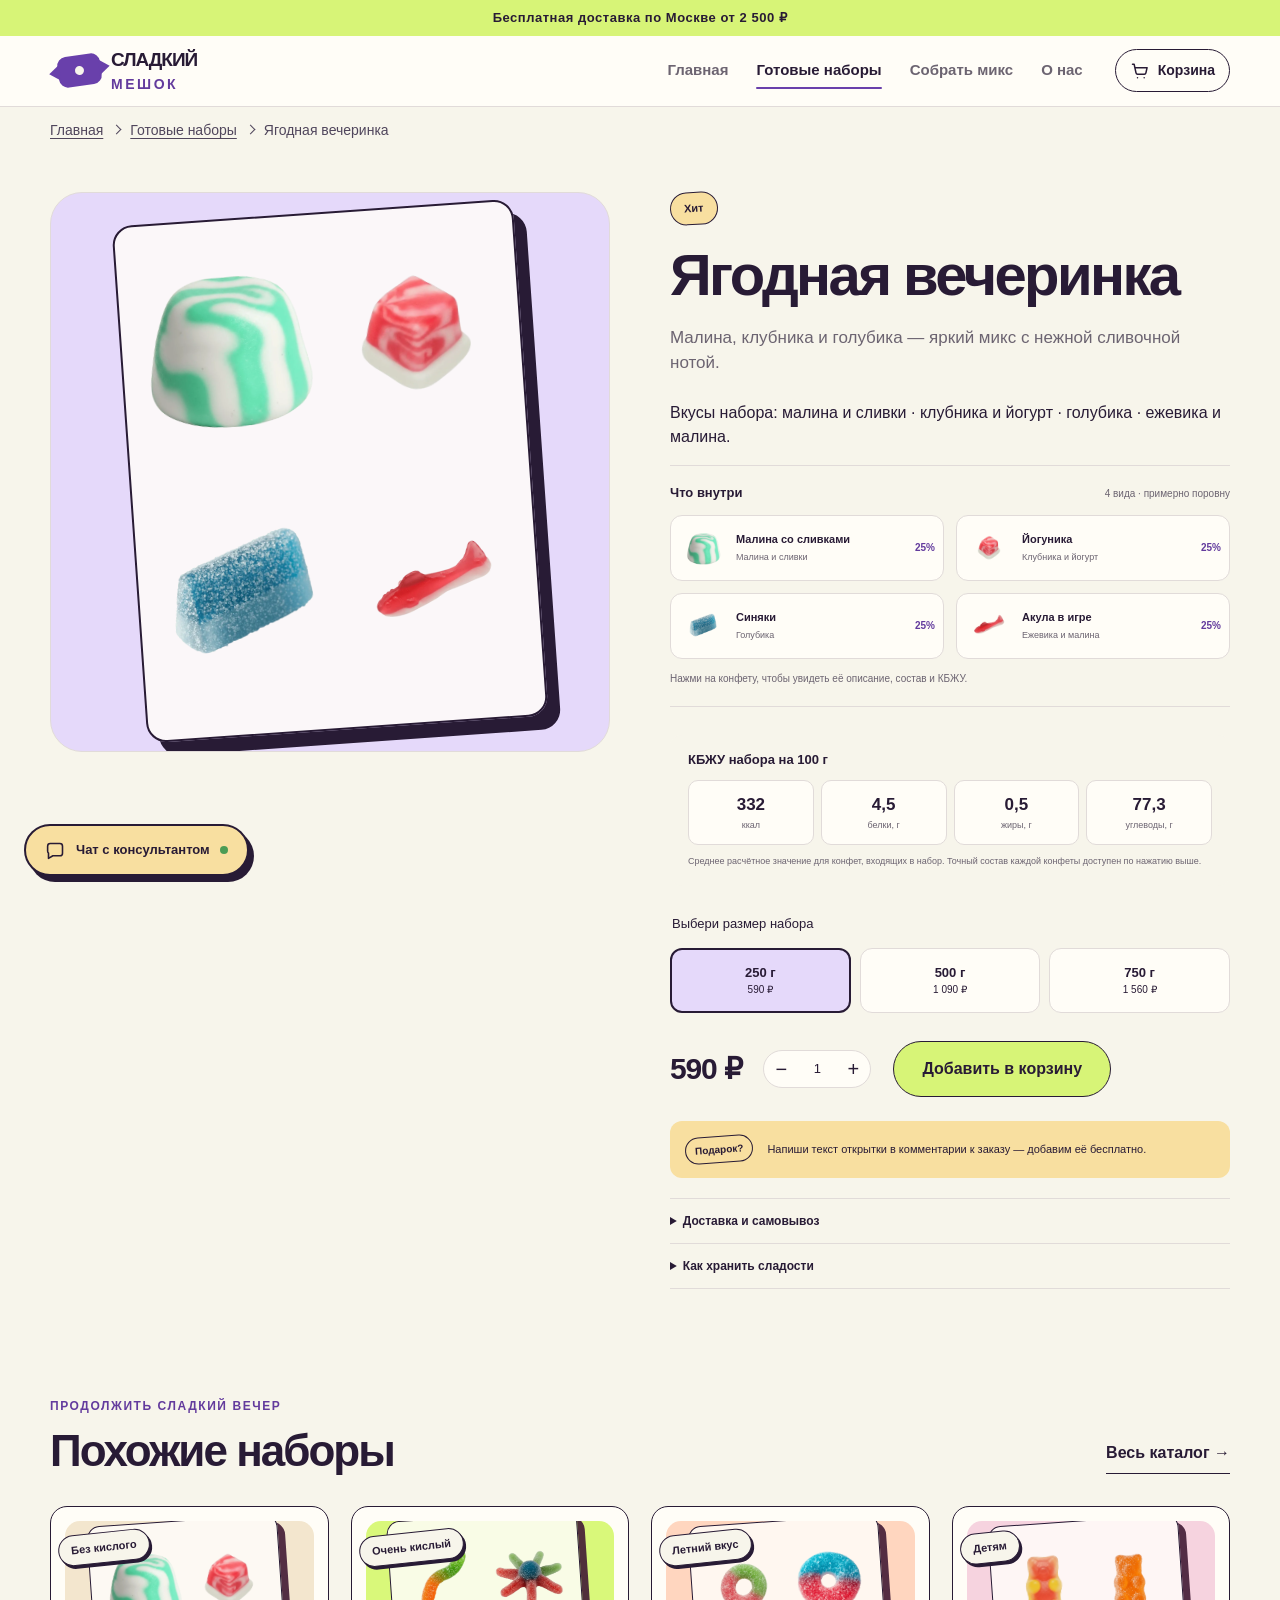
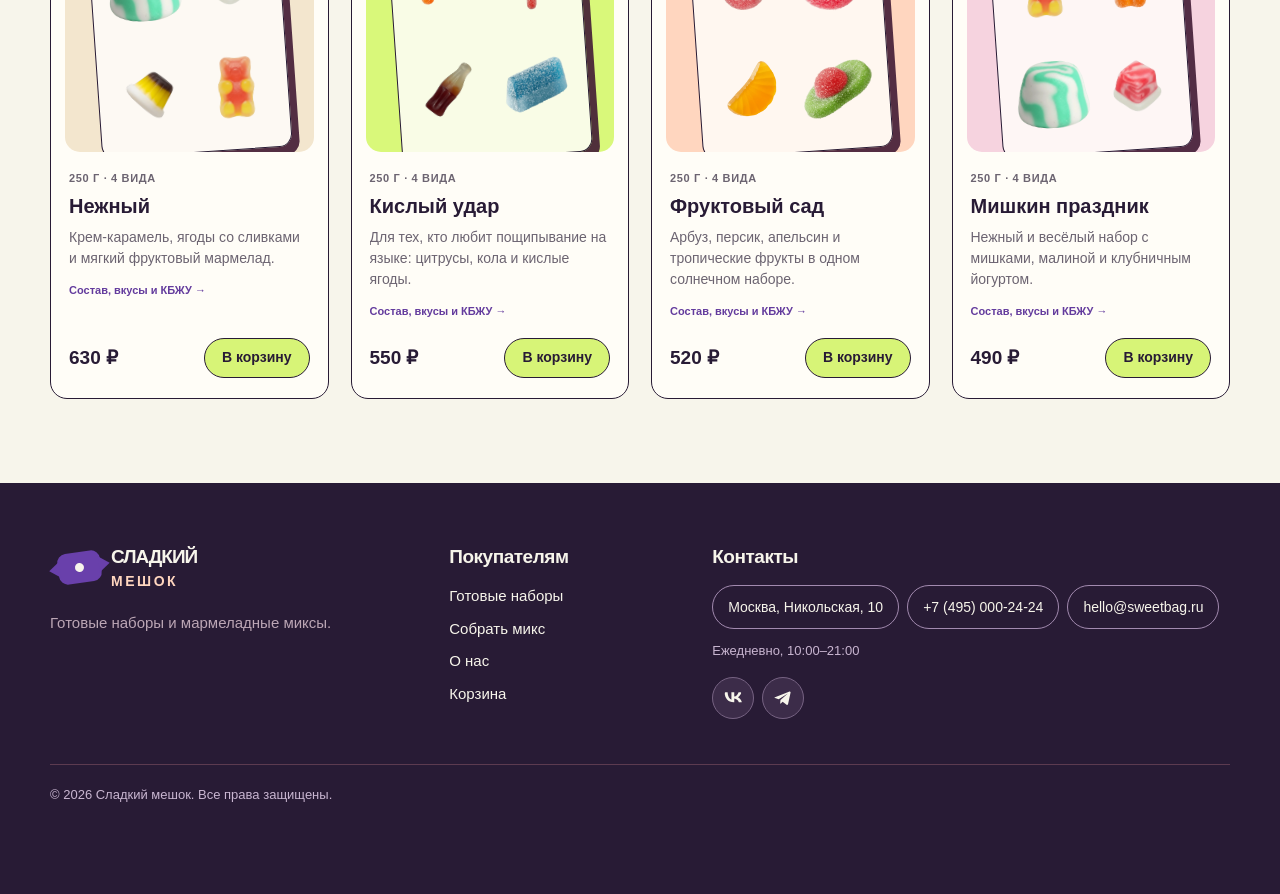
<file: product.html>
<!DOCTYPE html>
<html lang="ru">
<head>
  <meta charset="UTF-8">
  <meta name="viewport" content="width=device-width, initial-scale=1.0">
  <meta name="description" content="Ягодная вечеринка — готовый набор мармелада с малиной, клубникой и голубикой. Состав, вкусы и варианты упаковки.">
  <meta name="robots" content="index, follow">
  <meta name="author" content="Сладкий мешок">
  <link rel="canonical" href="https://lev1n27.github.io/candy-shop/product.html?id=berry-party">
  <meta property="og:locale" content="ru_RU">
  <meta property="og:type" content="product">
  <meta property="og:site_name" content="Сладкий мешок">
  <meta property="og:title" content="Ягодная вечеринка — Сладкий мешок">
  <meta property="og:description" content="Малина, клубника и голубика — яркий микс с нежной сливочной нотой.">
  <meta property="og:url" content="https://lev1n27.github.io/candy-shop/product.html?id=berry-party">
  <meta property="og:image" content="https://lev1n27.github.io/candy-shop/assets/images/candies/raspberry.webp">
  <meta property="og:image:alt" content="Мармелад малина со сливками">
  <meta name="twitter:card" content="summary_large_image">
  <meta name="twitter:title" content="Ягодная вечеринка — Сладкий мешок">
  <meta name="twitter:description" content="Малина, клубника и голубика — яркий микс с нежной сливочной нотой.">
  <meta name="twitter:image" content="https://lev1n27.github.io/candy-shop/assets/images/candies/raspberry.webp">
  <meta name="twitter:image:alt" content="Мармелад малина со сливками">
  <meta name="theme-color" content="#f7f5eb">
  <title>Набор мармелада — Сладкий мешок</title>
  <link rel="icon" href="assets/images/favicon.svg" type="image/svg+xml">
  <link rel="stylesheet" href="assets/css/style.css">
  <script src="assets/js/data.js" defer></script>
  <script src="assets/js/store.js" defer></script>
  <script src="assets/js/details.js" defer></script>
  <script src="assets/js/chat.js" defer></script>
  <script src="assets/js/site.js" defer></script>
  <script src="assets/js/product.js" defer></script>
</head>
<body id="page-top" tabindex="-1">
  <a class="skip-link" href="#main">Перейти к основному содержимому</a>
  <div class="announcement">Бесплатная доставка по Москве от 2 500 ₽</div>
  <header class="site-header"><div class="container site-header__row">
    <a class="logo" href="index.html" aria-label="Сладкий мешок — на главную"><span class="logo__mark" aria-hidden="true"><i></i></span><span class="logo__text">Сладкий <span>мешок</span></span></a>
    <button class="menu-toggle" type="button" aria-expanded="false" aria-controls="site-menu" data-menu-toggle><span></span><span></span><span></span><span class="sr-only">Открыть меню</span></button>
    <nav class="site-nav" id="site-menu" aria-label="Основная навигация" data-menu><a class="site-nav__link" href="index.html">Главная</a><a class="site-nav__link site-nav__link--active" href="catalog.html">Готовые наборы</a><a class="site-nav__link" href="mix.html">Собрать микс</a><a class="site-nav__link" href="about.html">О нас</a></nav>
    <a class="cart-link" href="cart.html" aria-label="Перейти в корзину"><svg viewBox="0 0 24 24" aria-hidden="true"><path d="M3 4h2l2.2 10.2a2 2 0 0 0 2 1.6h7.9a2 2 0 0 0 2-1.6L20.5 8H6M9 20h.01M17 20h.01"/></svg><span>Корзина</span><b class="cart-count" data-cart-count hidden>0</b></a>
  </div></header>

  <main id="main" tabindex="-1">
    <nav class="container breadcrumbs" aria-label="Хлебные крошки">
      <ol><li><a href="index.html">Главная</a></li><li><a href="catalog.html">Готовые наборы</a></li><li aria-current="page" data-product-breadcrumb>Набор</li></ol>
    </nav>
    <section class="section product-section"><div class="container" data-product-detail></div></section>
    <section class="section section--compact"><div class="container"><div class="section-heading"><div><p class="eyebrow">Продолжить сладкий вечер</p><h2>Похожие наборы</h2></div><a class="text-link" href="catalog.html">Весь каталог →</a></div><div class="product-grid" id="related-grid"></div></div></section>
  </main>

  <footer class="site-footer" id="contacts">
    <div class="container site-footer__grid">
      <div class="site-footer__brand">
        <a class="logo logo--footer" href="index.html"><span class="logo__mark" aria-hidden="true"><i></i></span><span class="logo__text">Сладкий <span>мешок</span></span></a>
        <p class="site-footer__text">Готовые наборы и мармеладные миксы.</p>
      </div>
      <nav class="site-footer__links" aria-label="Покупателям">
        <h2>Покупателям</h2>
        <a href="catalog.html">Готовые наборы</a>
        <a href="mix.html">Собрать микс</a>
        <a href="about.html">О нас</a>
        <a href="cart.html">Корзина</a>
      </nav>
      <div class="site-footer__contacts">
        <h2>Контакты</h2>
        <div class="site-footer__contact-actions">
          <a href="https://yandex.ru/maps/?text=%D0%9C%D0%BE%D1%81%D0%BA%D0%B2%D0%B0%2C%20%D0%9D%D0%B8%D0%BA%D0%BE%D0%BB%D1%8C%D1%81%D0%BA%D0%B0%D1%8F%20%D1%83%D0%BB%D0%B8%D1%86%D0%B0%2C%2010" target="_blank" rel="noopener">Москва, Никольская, 10</a>
          <a href="tel:+74950002424">+7 (495) 000-24-24</a>
          <a href="mailto:hello@sweetbag.ru">hello@sweetbag.ru</a>
        </div>
        <p class="site-footer__hours">Ежедневно, 10:00–21:00</p>
        <div class="site-footer__socials" role="group" aria-label="Социальные сети">
          <svg viewBox="0 0 24 24" role="img" aria-label="ВКонтакте"><path fill="currentColor" d="M2 5h3.5c.2 5 2.2 8.1 4.6 9V5h3.4v5.2c2.3-.2 4.4-2.7 5.2-5.2h3.4c-.6 2.8-2.6 5.1-4.2 6.1 1.8.9 3.9 3.1 4.8 5.9H19c-.8-2.4-2.7-4.2-5.5-4.5V17H13C6.1 17 2.1 12.4 2 5Z"/></svg>
          <svg viewBox="0 0 24 24" role="img" aria-label="Telegram"><path fill="currentColor" d="m2.4 11.1 17.5-6.8c.8-.3 1.4.2 1.2 1l-3 14c-.2 1-1 1.3-1.8.7l-4.7-3.5-2.3 2.2c-.3.3-.7.2-.7-.3l.4-4.1 8.2-7c.3-.3 0-.4-.3-.2L6.8 13.4l-4.3-1.3c-.9-.3-.9-.7-.1-1Z"/></svg>
        </div>
      </div>
    </div>
    <div class="container site-footer__bottom"><span>© 2026 Сладкий мешок. Все права защищены.</span></div>
  </footer>
</body>
</html>
</file>
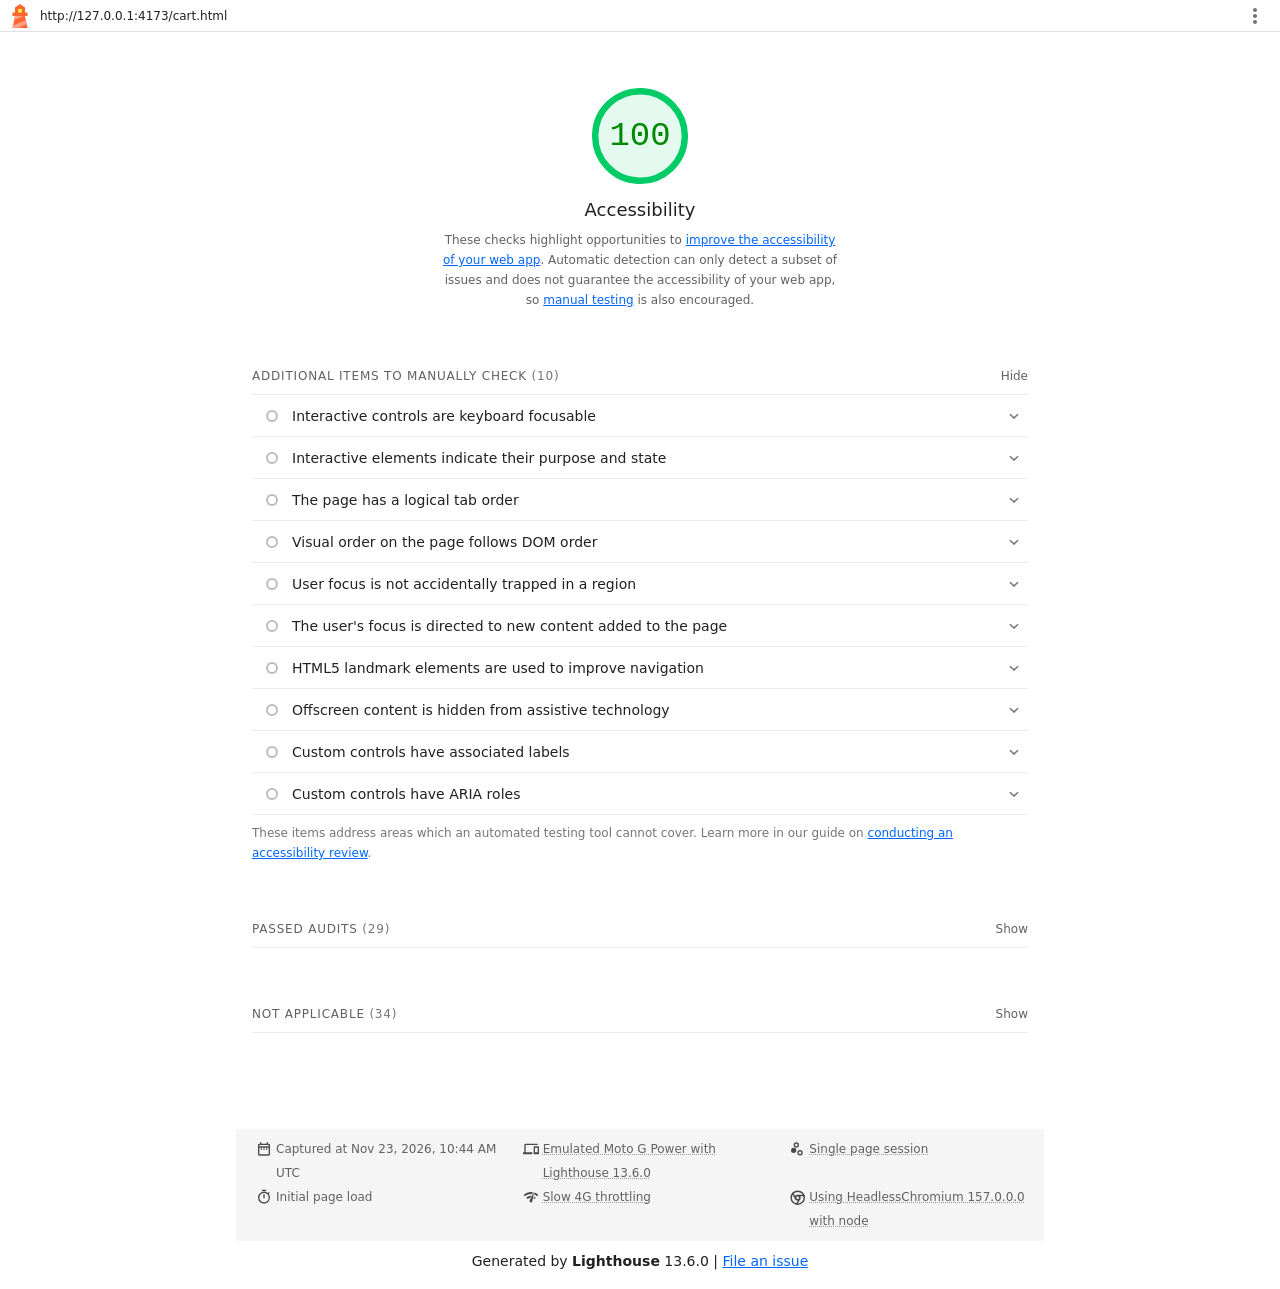
<file: lighthouse/accessibility-cart.html>
<!--
@license
Copyright 2018 Google LLC
SPDX-License-Identifier: Apache-2.0
-->
<!doctype html>
<html lang="en">
<head>
  <meta charset="utf-8">
  <meta name="viewport" content="width=device-width, initial-scale=1, minimum-scale=1">
  <link rel="icon" href='data:image/svg+xml;utf8,<svg fill="none" xmlns="http://www.w3.org/2000/svg" viewBox="0 0 48 48"><path d="m14 7 10-7 10 7v10h5v7h-5l5 24H9l5-24H9v-7h5V7Z" fill="%23F63"/><path d="M31.561 24H14l-1.689 8.105L31.561 24ZM18.983 48H9l1.022-4.907L35.723 32.27l1.663 7.98L18.983 48Z" fill="%23FFA385"/><path fill="%23FF3" d="M20.5 10h7v7h-7z"/></svg>'>
  <title>Lighthouse Report</title>
  <style>body {margin: 0}</style>
</head>
<body>
  <noscript>Lighthouse report requires JavaScript. Please enable.</noscript>

  <div id="lh-log"></div>

  <script>window.__LIGHTHOUSE_JSON__ = {"lighthouseVersion":"13.6.0","requestedUrl":"http://127.0.0.1:4173/cart.html","mainDocumentUrl":"http://127.0.0.1:4173/cart.html","finalDisplayedUrl":"http://127.0.0.1:4173/cart.html","finalUrl":"http://127.0.0.1:4173/cart.html","fetchTime":"2026-11-23T10:44:22.974Z","gatherMode":"navigation","runWarnings":[],"userAgent":"Mozilla/5.0 (Macintosh; Intel Mac OS X 10_15_7) AppleWebKit/537.36 (KHTML, like Gecko) HeadlessChrome/157.0.0.0 Safari/537.36","environment":{"networkUserAgent":"Mozilla/5.0 (Linux; Android 11; moto g power (2022)) AppleWebKit/537.36 (KHTML, like Gecko) Chrome/157.0.0.0 Mobile Safari/537.36","hostUserAgent":"Mozilla/5.0 (Macintosh; Intel Mac OS X 10_15_7) AppleWebKit/537.36 (KHTML, like Gecko) HeadlessChrome/157.0.0.0 Safari/537.36","benchmarkIndex":4712.5,"credits":{"axe-core":"4.14.0"}},"audits":{"accesskeys":{"id":"accesskeys","title":"`[accesskey]` values are unique","description":"Access keys let users quickly focus a part of the page. For proper navigation, each access key must be unique. [Learn more about access keys](https://dequeuniversity.com/rules/axe/4.14/accesskeys).","score":null,"scoreDisplayMode":"notApplicable"},"aria-allowed-attr":{"id":"aria-allowed-attr","title":"`[aria-*]` attributes match their roles","description":"Each ARIA `role` supports a specific subset of `aria-*` attributes. Mismatching these invalidates the `aria-*` attributes. [Learn how to match ARIA attributes to their roles](https://dequeuniversity.com/rules/axe/4.14/aria-allowed-attr).","score":1,"scoreDisplayMode":"binary","details":{"type":"table","headings":[{"key":"node","valueType":"node","subItemsHeading":{"key":"relatedNode","valueType":"node"},"label":"Failing Elements"}],"items":[]}},"aria-allowed-role":{"id":"aria-allowed-role","title":"Uses ARIA roles only on compatible elements","description":"Many HTML elements can only be assigned certain ARIA roles. Using ARIA roles where they are not allowed can interfere with the accessibility of the web page. [Learn more about ARIA roles](https://dequeuniversity.com/rules/axe/4.14/aria-allowed-role).","score":null,"scoreDisplayMode":"notApplicable"},"aria-command-name":{"id":"aria-command-name","title":"`button`, `link`, and `menuitem` elements have accessible names","description":"When an element doesn't have an accessible name, screen readers announce it with a generic name, making it unusable for users who rely on screen readers. [Learn how to make command elements more accessible](https://dequeuniversity.com/rules/axe/4.14/aria-command-name).","score":null,"scoreDisplayMode":"notApplicable"},"aria-conditional-attr":{"id":"aria-conditional-attr","title":"ARIA attributes are used as specified for the element's role","description":"Some ARIA attributes are only allowed on an element under certain conditions. [Learn more about conditional ARIA attributes](https://dequeuniversity.com/rules/axe/4.14/aria-conditional-attr).","score":1,"scoreDisplayMode":"binary","details":{"type":"table","headings":[{"key":"node","valueType":"node","subItemsHeading":{"key":"relatedNode","valueType":"node"},"label":"Failing Elements"}],"items":[]}},"aria-deprecated-role":{"id":"aria-deprecated-role","title":"Deprecated ARIA roles were not used","description":"Deprecated ARIA roles may not be processed correctly by assistive technology. [Learn more about deprecated ARIA roles](https://dequeuniversity.com/rules/axe/4.14/aria-deprecated-role).","score":1,"scoreDisplayMode":"binary","details":{"type":"table","headings":[{"key":"node","valueType":"node","subItemsHeading":{"key":"relatedNode","valueType":"node"},"label":"Failing Elements"}],"items":[]}},"aria-dialog-name":{"id":"aria-dialog-name","title":"Elements with `role=\"dialog\"` or `role=\"alertdialog\"` have accessible names.","description":"ARIA dialog elements without accessible names may prevent screen readers users from discerning the purpose of these elements. [Learn how to make ARIA dialog elements more accessible](https://dequeuniversity.com/rules/axe/4.14/aria-dialog-name).","score":null,"scoreDisplayMode":"notApplicable"},"aria-hidden-body":{"id":"aria-hidden-body","title":"`[aria-hidden=\"true\"]` is not present on the document `\u003cbody>`","description":"Assistive technologies, like screen readers, work inconsistently when `aria-hidden=\"true\"` is set on the document `\u003cbody>`. [Learn how `aria-hidden` affects the document body](https://dequeuniversity.com/rules/axe/4.14/aria-hidden-body).","score":1,"scoreDisplayMode":"binary","details":{"type":"table","headings":[{"key":"node","valueType":"node","subItemsHeading":{"key":"relatedNode","valueType":"node"},"label":"Failing Elements"}],"items":[]}},"aria-hidden-focus":{"id":"aria-hidden-focus","title":"`[aria-hidden=\"true\"]` elements do not contain focusable descendents","description":"Focusable descendents within an `[aria-hidden=\"true\"]` element prevent those interactive elements from being available to users of assistive technologies like screen readers. [Learn how `aria-hidden` affects focusable elements](https://dequeuniversity.com/rules/axe/4.14/aria-hidden-focus).","score":1,"scoreDisplayMode":"binary","details":{"type":"table","headings":[{"key":"node","valueType":"node","subItemsHeading":{"key":"relatedNode","valueType":"node"},"label":"Failing Elements"}],"items":[]}},"aria-input-field-name":{"id":"aria-input-field-name","title":"ARIA input fields have accessible names","description":"When an input field doesn't have an accessible name, screen readers announce it with a generic name, making it unusable for users who rely on screen readers. [Learn more about input field labels](https://dequeuniversity.com/rules/axe/4.14/aria-input-field-name).","score":null,"scoreDisplayMode":"notApplicable"},"aria-meter-name":{"id":"aria-meter-name","title":"ARIA `meter` elements have accessible names","description":"When a meter element doesn't have an accessible name, screen readers announce it with a generic name, making it unusable for users who rely on screen readers. [Learn how to name `meter` elements](https://dequeuniversity.com/rules/axe/4.14/aria-meter-name).","score":null,"scoreDisplayMode":"notApplicable"},"aria-progressbar-name":{"id":"aria-progressbar-name","title":"ARIA `progressbar` elements have accessible names","description":"When a `progressbar` element doesn't have an accessible name, screen readers announce it with a generic name, making it unusable for users who rely on screen readers. [Learn how to label `progressbar` elements](https://dequeuniversity.com/rules/axe/4.14/aria-progressbar-name).","score":null,"scoreDisplayMode":"notApplicable"},"aria-prohibited-attr":{"id":"aria-prohibited-attr","title":"Elements use only permitted ARIA attributes","description":"Using ARIA attributes in roles where they are prohibited can mean that important information is not communicated to users of assistive technologies. [Learn more about prohibited ARIA roles](https://dequeuniversity.com/rules/axe/4.14/aria-prohibited-attr).","score":1,"scoreDisplayMode":"binary","details":{"type":"table","headings":[{"key":"node","valueType":"node","subItemsHeading":{"key":"relatedNode","valueType":"node"},"label":"Failing Elements"}],"items":[]}},"aria-required-attr":{"id":"aria-required-attr","title":"`[role]`s have all required `[aria-*]` attributes","description":"Some ARIA roles have required attributes that describe the state of the element to screen readers. [Learn more about roles and required attributes](https://dequeuniversity.com/rules/axe/4.14/aria-required-attr).","score":1,"scoreDisplayMode":"binary","details":{"type":"table","headings":[{"key":"node","valueType":"node","subItemsHeading":{"key":"relatedNode","valueType":"node"},"label":"Failing Elements"}],"items":[]}},"aria-required-children":{"id":"aria-required-children","title":"Elements with an ARIA `[role]` that require children to contain a specific `[role]` have all required children.","description":"Some ARIA parent roles must contain specific child roles to perform their intended accessibility functions. [Learn more about roles and required children elements](https://dequeuniversity.com/rules/axe/4.14/aria-required-children).","score":null,"scoreDisplayMode":"notApplicable"},"aria-required-parent":{"id":"aria-required-parent","title":"`[role]`s are contained by their required parent element","description":"Some ARIA child roles must be contained by specific parent roles to properly perform their intended accessibility functions. [Learn more about ARIA roles and required parent element](https://dequeuniversity.com/rules/axe/4.14/aria-required-parent).","score":null,"scoreDisplayMode":"notApplicable"},"aria-roles":{"id":"aria-roles","title":"`[role]` values are valid","description":"ARIA roles must have valid values in order to perform their intended accessibility functions. [Learn more about valid ARIA roles](https://dequeuniversity.com/rules/axe/4.14/aria-roles).","score":1,"scoreDisplayMode":"binary","details":{"type":"table","headings":[{"key":"node","valueType":"node","subItemsHeading":{"key":"relatedNode","valueType":"node"},"label":"Failing Elements"}],"items":[]}},"aria-text":{"id":"aria-text","title":"Elements with the `role=text` attribute do not have focusable descendents.","description":"Adding `role=text` around a text node split by markup enables VoiceOver to treat it as one phrase, but the element's focusable descendents will not be announced. [Learn more about the `role=text` attribute](https://dequeuniversity.com/rules/axe/4.14/aria-text).","score":null,"scoreDisplayMode":"notApplicable"},"aria-toggle-field-name":{"id":"aria-toggle-field-name","title":"ARIA toggle fields have accessible names","description":"When a toggle field doesn't have an accessible name, screen readers announce it with a generic name, making it unusable for users who rely on screen readers. [Learn more about toggle fields](https://dequeuniversity.com/rules/axe/4.14/aria-toggle-field-name).","score":null,"scoreDisplayMode":"notApplicable"},"aria-tooltip-name":{"id":"aria-tooltip-name","title":"ARIA `tooltip` elements have accessible names","description":"When a tooltip element doesn't have an accessible name, screen readers announce it with a generic name, making it unusable for users who rely on screen readers. [Learn how to name `tooltip` elements](https://dequeuniversity.com/rules/axe/4.14/aria-tooltip-name).","score":null,"scoreDisplayMode":"notApplicable"},"aria-treeitem-name":{"id":"aria-treeitem-name","title":"ARIA `treeitem` elements have accessible names","description":"When a `treeitem` element doesn't have an accessible name, screen readers announce it with a generic name, making it unusable for users who rely on screen readers. [Learn more about labeling `treeitem` elements](https://dequeuniversity.com/rules/axe/4.14/aria-treeitem-name).","score":null,"scoreDisplayMode":"notApplicable"},"aria-valid-attr-value":{"id":"aria-valid-attr-value","title":"`[aria-*]` attributes have valid values","description":"Assistive technologies, like screen readers, can't interpret ARIA attributes with invalid values. [Learn more about valid values for ARIA attributes](https://dequeuniversity.com/rules/axe/4.14/aria-valid-attr-value).","score":1,"scoreDisplayMode":"binary","details":{"type":"table","headings":[{"key":"node","valueType":"node","subItemsHeading":{"key":"relatedNode","valueType":"node"},"label":"Failing Elements"}],"items":[]}},"aria-valid-attr":{"id":"aria-valid-attr","title":"`[aria-*]` attributes are valid and not misspelled","description":"Assistive technologies, like screen readers, can't interpret ARIA attributes with invalid names. [Learn more about valid ARIA attributes](https://dequeuniversity.com/rules/axe/4.14/aria-valid-attr).","score":1,"scoreDisplayMode":"binary","details":{"type":"table","headings":[{"key":"node","valueType":"node","subItemsHeading":{"key":"relatedNode","valueType":"node"},"label":"Failing Elements"}],"items":[]}},"button-name":{"id":"button-name","title":"Buttons have an accessible name","description":"When a button doesn't have an accessible name, screen readers announce it as \"button\", making it unusable for users who rely on screen readers. [Learn how to make buttons more accessible](https://dequeuniversity.com/rules/axe/4.14/button-name).","score":1,"scoreDisplayMode":"binary","details":{"type":"table","headings":[{"key":"node","valueType":"node","subItemsHeading":{"key":"relatedNode","valueType":"node"},"label":"Failing Elements"}],"items":[]}},"bypass":{"id":"bypass","title":"The page contains a heading, skip link, or landmark region","description":"Adding ways to bypass repetitive content lets keyboard users navigate the page more efficiently. [Learn more about bypass blocks](https://dequeuniversity.com/rules/axe/4.14/bypass).","score":null,"scoreDisplayMode":"notApplicable"},"color-contrast":{"id":"color-contrast","title":"Background and foreground colors have a sufficient contrast ratio","description":"Low-contrast text is difficult or impossible for many users to read. [Learn how to provide sufficient color contrast](https://dequeuniversity.com/rules/axe/4.14/color-contrast).","score":1,"scoreDisplayMode":"binary","details":{"type":"table","headings":[{"key":"node","valueType":"node","subItemsHeading":{"key":"relatedNode","valueType":"node"},"label":"Failing Elements"}],"items":[]}},"definition-list":{"id":"definition-list","title":"`\u003cdl>`'s contain only properly-ordered `\u003cdt>` and `\u003cdd>` groups, `\u003cscript>`, `\u003ctemplate>` or `\u003cdiv>` elements.","description":"When definition lists are not properly marked up, screen readers may produce confusing or inaccurate output. [Learn how to structure definition lists correctly](https://dequeuniversity.com/rules/axe/4.14/definition-list).","score":null,"scoreDisplayMode":"notApplicable"},"dlitem":{"id":"dlitem","title":"Definition list items are wrapped in `\u003cdl>` elements","description":"Definition list items (`\u003cdt>` and `\u003cdd>`) must be wrapped in a parent `\u003cdl>` element to ensure that screen readers can properly announce them. [Learn how to structure definition lists correctly](https://dequeuniversity.com/rules/axe/4.14/dlitem).","score":null,"scoreDisplayMode":"notApplicable"},"document-title":{"id":"document-title","title":"Document has a `\u003ctitle>` element","description":"The title gives screen reader users an overview of the page, and search engine users rely on it heavily to determine if a page is relevant to their search. [Learn more about document titles](https://dequeuniversity.com/rules/axe/4.14/document-title).","score":1,"scoreDisplayMode":"binary","details":{"type":"table","headings":[{"key":"node","valueType":"node","subItemsHeading":{"key":"relatedNode","valueType":"node"},"label":"Failing Elements"}],"items":[]}},"duplicate-id-aria":{"id":"duplicate-id-aria","title":"ARIA IDs are unique","description":"The value of an ARIA ID must be unique to prevent other instances from being overlooked by assistive technologies. [Learn how to fix duplicate ARIA IDs](https://dequeuniversity.com/rules/axe/4.14/duplicate-id-aria).","score":null,"scoreDisplayMode":"notApplicable"},"empty-heading":{"id":"empty-heading","title":"All heading elements contain content.","description":"A heading with no content or inaccessible text prevent screen reader users from accessing information on the page's structure. [Learn more about headings](https://dequeuniversity.com/rules/axe/4.14/empty-heading).","score":null,"scoreDisplayMode":"notApplicable"},"form-field-multiple-labels":{"id":"form-field-multiple-labels","title":"No form fields have multiple labels","description":"Form fields with multiple labels can be confusingly announced by assistive technologies like screen readers which use either the first, the last, or all of the labels. [Learn how to use form labels](https://dequeuniversity.com/rules/axe/4.14/form-field-multiple-labels).","score":null,"scoreDisplayMode":"notApplicable"},"frame-title":{"id":"frame-title","title":"`\u003cframe>` or `\u003ciframe>` elements have a title","description":"Screen reader users rely on frame titles to describe the contents of frames. [Learn more about frame titles](https://dequeuniversity.com/rules/axe/4.14/frame-title).","score":null,"scoreDisplayMode":"notApplicable"},"heading-order":{"id":"heading-order","title":"Heading elements appear in a sequentially-descending order","description":"Properly ordered headings that do not skip levels convey the semantic structure of the page, making it easier to navigate and understand when using assistive technologies. [Learn more about heading order](https://dequeuniversity.com/rules/axe/4.14/heading-order).","score":1,"scoreDisplayMode":"binary","details":{"type":"table","headings":[{"key":"node","valueType":"node","subItemsHeading":{"key":"relatedNode","valueType":"node"},"label":"Failing Elements"}],"items":[]}},"html-has-lang":{"id":"html-has-lang","title":"`\u003chtml>` element has a `[lang]` attribute","description":"If a page doesn't specify a `lang` attribute, a screen reader assumes that the page is in the default language that the user chose when setting up the screen reader. If the page isn't actually in the default language, then the screen reader might not announce the page's text correctly. [Learn more about the `lang` attribute](https://dequeuniversity.com/rules/axe/4.14/html-has-lang).","score":1,"scoreDisplayMode":"binary","details":{"type":"table","headings":[{"key":"node","valueType":"node","subItemsHeading":{"key":"relatedNode","valueType":"node"},"label":"Failing Elements"}],"items":[]}},"html-lang-valid":{"id":"html-lang-valid","title":"`\u003chtml>` element has a valid value for its `[lang]` attribute","description":"Specifying a valid [BCP 47 language](https://www.w3.org/International/questions/qa-choosing-language-tags#question) helps screen readers announce text properly. [Learn how to use the `lang` attribute](https://dequeuniversity.com/rules/axe/4.14/html-lang-valid).","score":1,"scoreDisplayMode":"binary","details":{"type":"table","headings":[{"key":"node","valueType":"node","subItemsHeading":{"key":"relatedNode","valueType":"node"},"label":"Failing Elements"}],"items":[]}},"html-xml-lang-mismatch":{"id":"html-xml-lang-mismatch","title":"`\u003chtml>` element has an `[xml:lang]` attribute with the same base language as the `[lang]` attribute.","description":"If the webpage does not specify a consistent language, then the screen reader might not announce the page's text correctly. [Learn more about the `lang` attribute](https://dequeuniversity.com/rules/axe/4.14/html-xml-lang-mismatch).","score":null,"scoreDisplayMode":"notApplicable"},"identical-links-same-purpose":{"id":"identical-links-same-purpose","title":"Identical links have the same purpose.","description":"Links with the same destination should have the same description, to help users understand the link's purpose and decide whether to follow it. [Learn more about identical links](https://dequeuniversity.com/rules/axe/4.14/identical-links-same-purpose).","score":null,"scoreDisplayMode":"notApplicable"},"image-alt":{"id":"image-alt","title":"Image elements have `[alt]` attributes","description":"Informative elements should aim for short, descriptive alternate text. Decorative elements can be ignored with an empty alt attribute. [Learn more about the `alt` attribute](https://dequeuniversity.com/rules/axe/4.14/image-alt).","score":1,"scoreDisplayMode":"binary","details":{"type":"table","headings":[{"key":"node","valueType":"node","subItemsHeading":{"key":"relatedNode","valueType":"node"},"label":"Failing Elements"}],"items":[]}},"image-redundant-alt":{"id":"image-redundant-alt","title":"Image elements do not have `[alt]` attributes that are redundant text.","description":"Informative elements should aim for short, descriptive alternative text. Alternative text that is exactly the same as the text adjacent to the link or image is potentially confusing for screen reader users, because the text will be read twice. [Learn more about the `alt` attribute](https://dequeuniversity.com/rules/axe/4.14/image-redundant-alt).","score":null,"scoreDisplayMode":"notApplicable"},"input-button-name":{"id":"input-button-name","title":"Input buttons have discernible text.","description":"Adding discernable and accessible text to input buttons may help screen reader users understand the purpose of the input button. [Learn more about input buttons](https://dequeuniversity.com/rules/axe/4.14/input-button-name).","score":null,"scoreDisplayMode":"notApplicable"},"input-image-alt":{"id":"input-image-alt","title":"`\u003cinput type=\"image\">` elements have `[alt]` text","description":"When an image is being used as an `\u003cinput>` button, providing alternative text can help screen reader users understand the purpose of the button. [Learn about input image alt text](https://dequeuniversity.com/rules/axe/4.14/input-image-alt).","score":null,"scoreDisplayMode":"notApplicable"},"label-content-name-mismatch":{"id":"label-content-name-mismatch","title":"Elements with visible text labels do not have matching accessible names.","description":"Visible text labels that do not match the accessible name can result in a confusing experience for screen reader users. [Learn more about accessible names](https://dequeuniversity.com/rules/axe/4.14/label-content-name-mismatch).","score":0,"scoreDisplayMode":"binary","details":{"type":"table","headings":[{"key":"node","valueType":"node","subItemsHeading":{"key":"relatedNode","valueType":"node"},"label":"Failing Elements"}],"items":[{"node":{"type":"node","lhId":"1-0-A","path":"1,HTML,1,BODY,2,HEADER,0,DIV,3,A","selector":"body#page-top > header.site-header > div.container > a.cart-link","boundingRect":{"top":49,"bottom":89,"left":358,"right":398,"width":40,"height":40},"snippet":"\u003ca class=\"cart-link cart-link--active\" href=\"cart.html\" aria-label=\"Перейти в корзину\" aria-current=\"page\">","nodeLabel":"1","explanation":"Fix any of the following:\n  Text inside the element is not included in the accessible name"}}],"debugData":{"type":"debugdata","impact":"serious","tags":["cat.semantics","wcag21a","wcag253","EN-301-549","EN-9.2.5.3","RGAAv4","RGAA-6.1.5"]}}},"label":{"id":"label","title":"Form elements have associated labels","description":"Labels ensure that form controls are announced properly by assistive technologies, like screen readers. [Learn more about form element labels](https://dequeuniversity.com/rules/axe/4.14/label).","score":1,"scoreDisplayMode":"binary","details":{"type":"table","headings":[{"key":"node","valueType":"node","subItemsHeading":{"key":"relatedNode","valueType":"node"},"label":"Failing Elements"}],"items":[]}},"landmark-one-main":{"id":"landmark-one-main","title":"Document has a main landmark.","description":"One main landmark helps screen reader users navigate a web page. [Learn more about landmarks](https://dequeuniversity.com/rules/axe/4.14/landmark-one-main).","score":1,"scoreDisplayMode":"binary","details":{"type":"table","headings":[{"key":"node","valueType":"node","subItemsHeading":{"key":"relatedNode","valueType":"node"},"label":"Failing Elements"}],"items":[]}},"link-name":{"id":"link-name","title":"Links have a discernible name","description":"Link text (and alternate text for images, when used as links) that is discernible, unique, and focusable improves the navigation experience for screen reader users. [Learn how to make links accessible](https://dequeuniversity.com/rules/axe/4.14/link-name).","score":1,"scoreDisplayMode":"binary","details":{"type":"table","headings":[{"key":"node","valueType":"node","subItemsHeading":{"key":"relatedNode","valueType":"node"},"label":"Failing Elements"}],"items":[]}},"link-in-text-block":{"id":"link-in-text-block","title":"Links are distinguishable without relying on color.","description":"Low-contrast text is difficult or impossible for many users to read. Link text that is discernible improves the experience for users with low vision. [Learn how to make links distinguishable](https://dequeuniversity.com/rules/axe/4.14/link-in-text-block).","score":null,"scoreDisplayMode":"notApplicable"},"list":{"id":"list","title":"Lists contain only `\u003cli>` elements and script supporting elements (`\u003cscript>` and `\u003ctemplate>`).","description":"Screen readers have a specific way of announcing lists. Ensuring proper list structure aids screen reader output. [Learn more about proper list structure](https://dequeuniversity.com/rules/axe/4.14/list).","score":1,"scoreDisplayMode":"binary","details":{"type":"table","headings":[{"key":"node","valueType":"node","subItemsHeading":{"key":"relatedNode","valueType":"node"},"label":"Failing Elements"}],"items":[]}},"listitem":{"id":"listitem","title":"List items (`\u003cli>`) are contained within `\u003cul>`, `\u003col>` or `\u003cmenu>` parent elements","description":"Screen readers require list items (`\u003cli>`) to be contained within a parent `\u003cul>`, `\u003col>` or `\u003cmenu>` to be announced properly. [Learn more about proper list structure](https://dequeuniversity.com/rules/axe/4.14/listitem).","score":1,"scoreDisplayMode":"binary","details":{"type":"table","headings":[{"key":"node","valueType":"node","subItemsHeading":{"key":"relatedNode","valueType":"node"},"label":"Failing Elements"}],"items":[]}},"meta-refresh":{"id":"meta-refresh","title":"The document does not use `\u003cmeta http-equiv=\"refresh\">`","description":"Users do not expect a page to refresh automatically, and doing so will move focus back to the top of the page. This may create a frustrating or confusing experience. [Learn more about the refresh meta tag](https://dequeuniversity.com/rules/axe/4.14/meta-refresh).","score":null,"scoreDisplayMode":"notApplicable"},"meta-viewport":{"id":"meta-viewport","title":"`[user-scalable=\"no\"]` is not used in the `\u003cmeta name=\"viewport\">` element and the `[maximum-scale]` attribute is not less than 5.","description":"Disabling zooming is problematic for users with low vision who rely on screen magnification to properly see the contents of a web page. [Learn more about the viewport meta tag](https://dequeuniversity.com/rules/axe/4.14/meta-viewport).","score":1,"scoreDisplayMode":"binary","details":{"type":"table","headings":[{"key":"node","valueType":"node","subItemsHeading":{"key":"relatedNode","valueType":"node"},"label":"Failing Elements"}],"items":[]}},"object-alt":{"id":"object-alt","title":"`\u003cobject>` elements have alternate text","description":"Screen readers cannot translate non-text content. Adding alternate text to `\u003cobject>` elements helps screen readers convey meaning to users. [Learn more about alt text for `object` elements](https://dequeuniversity.com/rules/axe/4.14/object-alt).","score":null,"scoreDisplayMode":"notApplicable"},"select-name":{"id":"select-name","title":"Select elements have associated label elements.","description":"Form elements without effective labels can create frustrating experiences for screen reader users. [Learn more about the `select` element](https://dequeuniversity.com/rules/axe/4.14/select-name).","score":null,"scoreDisplayMode":"notApplicable"},"skip-link":{"id":"skip-link","title":"Skip links are focusable.","description":"Including a skip link can help users skip to the main content to save time. [Learn more about skip links](https://dequeuniversity.com/rules/axe/4.14/skip-link).","score":1,"scoreDisplayMode":"binary","details":{"type":"table","headings":[{"key":"node","valueType":"node","subItemsHeading":{"key":"relatedNode","valueType":"node"},"label":"Failing Elements"}],"items":[]}},"tabindex":{"id":"tabindex","title":"No element has a `[tabindex]` value greater than 0","description":"A value greater than 0 implies an explicit navigation ordering. Although technically valid, this often creates frustrating experiences for users who rely on assistive technologies. [Learn more about the `tabindex` attribute](https://dequeuniversity.com/rules/axe/4.14/tabindex).","score":1,"scoreDisplayMode":"binary","details":{"type":"table","headings":[{"key":"node","valueType":"node","subItemsHeading":{"key":"relatedNode","valueType":"node"},"label":"Failing Elements"}],"items":[]}},"table-duplicate-name":{"id":"table-duplicate-name","title":"Tables have different content in the summary attribute and `\u003ccaption>`.","description":"The summary attribute should describe the table structure, while `\u003ccaption>` should have the onscreen title. Accurate table mark-up helps users of screen readers. [Learn more about summary and caption](https://dequeuniversity.com/rules/axe/4.14/table-duplicate-name).","score":null,"scoreDisplayMode":"notApplicable"},"table-fake-caption":{"id":"table-fake-caption","title":"Tables use `\u003ccaption>` instead of cells with the `[colspan]` attribute to indicate a caption.","description":"Screen readers have features to make navigating tables easier. Ensuring that tables use the actual caption element instead of cells with the `[colspan]` attribute may improve the experience for screen reader users. [Learn more about captions](https://dequeuniversity.com/rules/axe/4.14/table-fake-caption).","score":null,"scoreDisplayMode":"notApplicable"},"target-size":{"id":"target-size","title":"Touch targets have sufficient size and spacing.","description":"Touch targets with sufficient size and spacing help users who may have difficulty targeting small controls to activate the targets. [Learn more about touch targets](https://dequeuniversity.com/rules/axe/4.14/target-size).","score":1,"scoreDisplayMode":"binary","details":{"type":"table","headings":[{"key":"node","valueType":"node","subItemsHeading":{"key":"relatedNode","valueType":"node"},"label":"Failing Elements"}],"items":[]}},"td-has-header":{"id":"td-has-header","title":"`\u003ctd>` elements in a large `\u003ctable>` have one or more table headers.","description":"Screen readers have features to make navigating tables easier. Ensuring that `\u003ctd>` elements in a large table (3 or more cells in width and height) have an associated table header may improve the experience for screen reader users. [Learn more about table headers](https://dequeuniversity.com/rules/axe/4.14/td-has-header).","score":null,"scoreDisplayMode":"notApplicable"},"td-headers-attr":{"id":"td-headers-attr","title":"Cells in a `\u003ctable>` element that use the `[headers]` attribute refer to table cells within the same table.","description":"Screen readers have features to make navigating tables easier. Ensuring `\u003ctd>` cells using the `[headers]` attribute only refer to other cells in the same table may improve the experience for screen reader users. [Learn more about the `headers` attribute](https://dequeuniversity.com/rules/axe/4.14/td-headers-attr).","score":null,"scoreDisplayMode":"notApplicable"},"th-has-data-cells":{"id":"th-has-data-cells","title":"`\u003cth>` elements and elements with `[role=\"columnheader\"/\"rowheader\"]` have data cells they describe.","description":"Screen readers have features to make navigating tables easier. Ensuring table headers always refer to some set of cells may improve the experience for screen reader users. [Learn more about table headers](https://dequeuniversity.com/rules/axe/4.14/th-has-data-cells).","score":null,"scoreDisplayMode":"notApplicable"},"valid-lang":{"id":"valid-lang","title":"`[lang]` attributes have a valid value","description":"Specifying a valid [BCP 47 language](https://www.w3.org/International/questions/qa-choosing-language-tags#question) on elements helps ensure that text is pronounced correctly by a screen reader. [Learn how to use the `lang` attribute](https://dequeuniversity.com/rules/axe/4.14/valid-lang).","score":null,"scoreDisplayMode":"notApplicable"},"video-caption":{"id":"video-caption","title":"`\u003cvideo>` elements contain a `\u003ctrack>` element with `[kind=\"captions\"]`","description":"When a video provides a caption it is easier for deaf and hearing impaired users to access its information. [Learn more about video captions](https://dequeuniversity.com/rules/axe/4.14/video-caption).","score":null,"scoreDisplayMode":"notApplicable"},"custom-controls-labels":{"id":"custom-controls-labels","title":"Custom controls have associated labels","description":"Custom interactive controls have associated labels, provided by aria-label or aria-labelledby. [Learn more about custom controls and labels](https://developer.chrome.com/docs/lighthouse/accessibility/custom-controls-labels/).","score":null,"scoreDisplayMode":"manual"},"custom-controls-roles":{"id":"custom-controls-roles","title":"Custom controls have ARIA roles","description":"Custom interactive controls have appropriate ARIA roles. [Learn how to add roles to custom controls](https://developer.chrome.com/docs/lighthouse/accessibility/custom-control-roles/).","score":null,"scoreDisplayMode":"manual"},"focus-traps":{"id":"focus-traps","title":"User focus is not accidentally trapped in a region","description":"A user can tab into and out of any control or region without accidentally trapping their focus. [Learn how to avoid focus traps](https://developer.chrome.com/docs/lighthouse/accessibility/focus-traps/).","score":null,"scoreDisplayMode":"manual"},"focusable-controls":{"id":"focusable-controls","title":"Interactive controls are keyboard focusable","description":"Custom interactive controls are keyboard focusable and display a focus indicator. [Learn how to make custom controls focusable](https://developer.chrome.com/docs/lighthouse/accessibility/focusable-controls/).","score":null,"scoreDisplayMode":"manual"},"interactive-element-affordance":{"id":"interactive-element-affordance","title":"Interactive elements indicate their purpose and state","description":"Interactive elements, such as links and buttons, should indicate their state and be distinguishable from non-interactive elements. [Learn how to decorate interactive elements with affordance hints](https://developer.chrome.com/docs/lighthouse/accessibility/interactive-element-affordance/).","score":null,"scoreDisplayMode":"manual"},"logical-tab-order":{"id":"logical-tab-order","title":"The page has a logical tab order","description":"Tabbing through the page follows the visual layout. Users cannot focus elements that are offscreen. [Learn more about logical tab ordering](https://developer.chrome.com/docs/lighthouse/accessibility/logical-tab-order/).","score":null,"scoreDisplayMode":"manual"},"managed-focus":{"id":"managed-focus","title":"The user's focus is directed to new content added to the page","description":"If new content, such as a dialog, is added to the page, the user's focus is directed to it. [Learn how to direct focus to new content](https://developer.chrome.com/docs/lighthouse/accessibility/managed-focus/).","score":null,"scoreDisplayMode":"manual"},"offscreen-content-hidden":{"id":"offscreen-content-hidden","title":"Offscreen content is hidden from assistive technology","description":"Offscreen content is hidden with display: none or aria-hidden=true. [Learn how to properly hide offscreen content](https://developer.chrome.com/docs/lighthouse/accessibility/offscreen-content-hidden/).","score":null,"scoreDisplayMode":"manual"},"use-landmarks":{"id":"use-landmarks","title":"HTML5 landmark elements are used to improve navigation","description":"Landmark elements (`\u003cmain>`, `\u003cnav>`, etc.) are used to improve the keyboard navigation of the page for assistive technology. [Learn more about landmark elements](https://developer.chrome.com/docs/lighthouse/accessibility/use-landmarks/).","score":null,"scoreDisplayMode":"manual"},"visual-order-follows-dom":{"id":"visual-order-follows-dom","title":"Visual order on the page follows DOM order","description":"DOM order matches the visual order, improving navigation for assistive technology. [Learn more about DOM and visual ordering](https://developer.chrome.com/docs/lighthouse/accessibility/visual-order-follows-dom/).","score":null,"scoreDisplayMode":"manual"},"autocomplete-valid":{"id":"autocomplete-valid","title":"`autocomplete` attributes are used correctly","description":"The `autocomplete` attribute values must be valid and correctly applied for screen readers to function correctly. [Learn more about valid autocomplete values](https://dequeuniversity.com/rules/axe/4.14/autocomplete-valid).","score":1,"scoreDisplayMode":"binary","details":{"type":"table","headings":[{"key":"node","valueType":"node","subItemsHeading":{"key":"relatedNode","valueType":"node"},"label":"Failing Elements"}],"items":[]}},"presentation-role-conflict":{"id":"presentation-role-conflict","title":"Elements with `role=\"none\"` or `role=\"presentation\"` do not have conflicts","description":"There are certain cases where the semantic role of an element with `role=\"none\"` or `role=\"presentation\"` does not resolve to none or presentation. To ensure the element remains removed from the accessibility tree, you should not add any global ARIA attributes to the element or make it focusable. [Learn more about presentation role conflict](https://dequeuniversity.com/rules/axe/4.14/presentation-role-conflict).","score":1,"scoreDisplayMode":"binary","details":{"type":"table","headings":[{"key":"node","valueType":"node","subItemsHeading":{"key":"relatedNode","valueType":"node"},"label":"Failing Elements"}],"items":[]}},"svg-img-alt":{"id":"svg-img-alt","title":"SVG elements with an `img` role have an accessible text alternative","description":"Ensures SVG elements with an `img`, `graphics-document` or `graphics-symbol` role have an accessible text alternative. [Learn more about SVG alt text](https://dequeuniversity.com/rules/axe/4.14/svg-img-alt).","score":1,"scoreDisplayMode":"binary","details":{"type":"table","headings":[{"key":"node","valueType":"node","subItemsHeading":{"key":"relatedNode","valueType":"node"},"label":"Failing Elements"}],"items":[]}}},"configSettings":{"output":"html","maxWaitForFcp":30000,"maxWaitForLoad":45000,"pauseAfterFcpMs":1000,"pauseAfterLoadMs":1000,"networkQuietThresholdMs":1000,"cpuQuietThresholdMs":1000,"formFactor":"mobile","throttling":{"rttMs":150,"throughputKbps":1638.4,"requestLatencyMs":562.5,"downloadThroughputKbps":1474.5600000000002,"uploadThroughputKbps":675,"cpuSlowdownMultiplier":4},"throttlingMethod":"simulate","screenEmulation":{"mobile":true,"width":412,"height":823,"deviceScaleFactor":1.75,"disabled":false},"emulatedUserAgent":"Mozilla/5.0 (Linux; Android 11; moto g power (2022)) AppleWebKit/537.36 (KHTML, like Gecko) Chrome/136.0.0.0 Mobile Safari/537.36","auditMode":false,"gatherMode":false,"clearStorageTypes":["file_systems","shader_cache","service_workers","cache_storage"],"disableStorageReset":false,"debugNavigation":false,"channel":"node","usePassiveGathering":false,"disableFullPageScreenshot":false,"skipAboutBlank":false,"blankPage":"about:blank","ignoreStatusCode":false,"locale":"en-US","blockedUrlPatterns":null,"additionalTraceCategories":null,"extraHeaders":null,"precomputedLanternData":null,"onlyAudits":null,"onlyCategories":["accessibility"],"skipAudits":null},"categories":{"accessibility":{"title":"Accessibility","description":"These checks highlight opportunities to [improve the accessibility of your web app](https://developer.chrome.com/docs/lighthouse/accessibility/). Automatic detection can only detect a subset of issues and does not guarantee the accessibility of your web app, so [manual testing](https://web.dev/articles/how-to-review) is also encouraged.","manualDescription":"These items address areas which an automated testing tool cannot cover. Learn more in our guide on [conducting an accessibility review](https://web.dev/articles/how-to-review).","supportedModes":["navigation","snapshot"],"auditRefs":[{"id":"accesskeys","weight":0,"group":"a11y-navigation"},{"id":"aria-allowed-attr","weight":10,"group":"a11y-aria"},{"id":"aria-command-name","weight":0,"group":"a11y-aria"},{"id":"aria-conditional-attr","weight":7,"group":"a11y-aria"},{"id":"aria-deprecated-role","weight":1,"group":"a11y-aria"},{"id":"aria-dialog-name","weight":0,"group":"a11y-aria"},{"id":"aria-hidden-body","weight":10,"group":"a11y-aria"},{"id":"aria-hidden-focus","weight":7,"group":"a11y-aria"},{"id":"aria-input-field-name","weight":0,"group":"a11y-aria"},{"id":"aria-meter-name","weight":0,"group":"a11y-aria"},{"id":"aria-progressbar-name","weight":0,"group":"a11y-aria"},{"id":"aria-prohibited-attr","weight":7,"group":"a11y-aria"},{"id":"aria-required-attr","weight":10,"group":"a11y-aria"},{"id":"aria-required-children","weight":0,"group":"a11y-aria"},{"id":"aria-required-parent","weight":0,"group":"a11y-aria"},{"id":"aria-roles","weight":10,"group":"a11y-aria"},{"id":"aria-text","weight":0,"group":"a11y-aria"},{"id":"aria-toggle-field-name","weight":0,"group":"a11y-aria"},{"id":"aria-tooltip-name","weight":0,"group":"a11y-aria"},{"id":"aria-treeitem-name","weight":0,"group":"a11y-aria"},{"id":"aria-valid-attr-value","weight":10,"group":"a11y-aria"},{"id":"aria-valid-attr","weight":10,"group":"a11y-aria"},{"id":"button-name","weight":10,"group":"a11y-names-labels"},{"id":"bypass","weight":0,"group":"a11y-navigation"},{"id":"color-contrast","weight":7,"group":"a11y-color-contrast"},{"id":"definition-list","weight":0,"group":"a11y-tables-lists"},{"id":"dlitem","weight":0,"group":"a11y-tables-lists"},{"id":"document-title","weight":7,"group":"a11y-names-labels"},{"id":"duplicate-id-aria","weight":0,"group":"a11y-aria"},{"id":"form-field-multiple-labels","weight":0,"group":"a11y-names-labels"},{"id":"frame-title","weight":0,"group":"a11y-names-labels"},{"id":"heading-order","weight":3,"group":"a11y-navigation"},{"id":"html-has-lang","weight":7,"group":"a11y-language"},{"id":"html-lang-valid","weight":7,"group":"a11y-language"},{"id":"html-xml-lang-mismatch","weight":0,"group":"a11y-language"},{"id":"image-alt","weight":10,"group":"a11y-names-labels"},{"id":"input-button-name","weight":0,"group":"a11y-names-labels"},{"id":"input-image-alt","weight":0,"group":"a11y-names-labels"},{"id":"label","weight":10,"group":"a11y-names-labels"},{"id":"link-in-text-block","weight":0,"group":"a11y-color-contrast"},{"id":"link-name","weight":7,"group":"a11y-names-labels"},{"id":"list","weight":7,"group":"a11y-tables-lists"},{"id":"listitem","weight":7,"group":"a11y-tables-lists"},{"id":"meta-refresh","weight":0,"group":"a11y-best-practices"},{"id":"meta-viewport","weight":10,"group":"a11y-best-practices"},{"id":"object-alt","weight":0,"group":"a11y-names-labels"},{"id":"select-name","weight":0,"group":"a11y-names-labels"},{"id":"skip-link","weight":3,"group":"a11y-names-labels"},{"id":"tabindex","weight":7,"group":"a11y-navigation"},{"id":"target-size","weight":7,"group":"a11y-best-practices"},{"id":"td-headers-attr","weight":0,"group":"a11y-tables-lists"},{"id":"th-has-data-cells","weight":0,"group":"a11y-tables-lists"},{"id":"valid-lang","weight":0,"group":"a11y-language"},{"id":"video-caption","weight":0,"group":"a11y-audio-video"},{"id":"landmark-one-main","weight":3,"group":"a11y-best-practices"},{"id":"autocomplete-valid","weight":1,"group":"a11y-best-practices"},{"id":"presentation-role-conflict","weight":1,"group":"a11y-best-practices"},{"id":"svg-img-alt","weight":1,"group":"a11y-best-practices"},{"id":"focusable-controls","weight":0},{"id":"interactive-element-affordance","weight":0},{"id":"logical-tab-order","weight":0},{"id":"visual-order-follows-dom","weight":0},{"id":"focus-traps","weight":0},{"id":"managed-focus","weight":0},{"id":"use-landmarks","weight":0},{"id":"offscreen-content-hidden","weight":0},{"id":"custom-controls-labels","weight":0},{"id":"custom-controls-roles","weight":0},{"id":"table-duplicate-name","weight":0,"group":"a11y-best-practices"},{"id":"empty-heading","weight":0,"group":"a11y-best-practices"},{"id":"aria-allowed-role","weight":0,"group":"a11y-best-practices"},{"id":"image-redundant-alt","weight":0,"group":"a11y-names-labels"},{"id":"identical-links-same-purpose","weight":0,"group":"a11y-best-practices"},{"id":"label-content-name-mismatch","weight":0,"group":"hidden"},{"id":"table-fake-caption","weight":0,"group":"hidden"},{"id":"td-has-header","weight":0,"group":"hidden"}],"id":"accessibility","score":1}},"categoryGroups":{"metrics":{"title":"Metrics"},"insights":{"title":"Insights","description":"These insights are also available in the Chrome DevTools Performance Panel - [record a trace](https://developer.chrome.com/docs/devtools/performance/reference) to view more detailed information."},"diagnostics":{"title":"Diagnostics","description":"More information about the performance of your application. These numbers don't [directly affect](https://developer.chrome.com/docs/lighthouse/performance/performance-scoring/) the Performance score."},"a11y-best-practices":{"title":"Best practices","description":"These items highlight common accessibility best practices."},"a11y-color-contrast":{"title":"Contrast","description":"These are opportunities to improve the legibility of your content."},"a11y-names-labels":{"title":"Names and labels","description":"These are opportunities to improve the semantics of the controls in your application. This may enhance the experience for users of assistive technology, like a screen reader."},"a11y-navigation":{"title":"Navigation","description":"These are opportunities to improve keyboard navigation in your application."},"a11y-aria":{"title":"ARIA","description":"These are opportunities to improve the usage of ARIA in your application which may enhance the experience for users of assistive technology, like a screen reader."},"a11y-language":{"title":"Internationalization and localization","description":"These are opportunities to improve the interpretation of your content by users in different locales."},"a11y-audio-video":{"title":"Audio and video","description":"These are opportunities to provide alternative content for audio and video. This may improve the experience for users with hearing or vision impairments."},"a11y-tables-lists":{"title":"Tables and lists","description":"These are opportunities to improve the experience of reading tabular or list data using assistive technology, like a screen reader."},"seo-mobile":{"title":"Mobile Friendly","description":"Make sure your pages are mobile friendly so users don’t have to pinch or zoom in order to read the content pages. [Learn how to make pages mobile-friendly](https://developers.google.com/search/mobile-sites/)."},"seo-content":{"title":"Content Best Practices","description":"Format your HTML in a way that enables crawlers to better understand your app’s content."},"seo-crawl":{"title":"Crawling and Indexing","description":"To appear in search results, crawlers need access to your app."},"best-practices-trust-safety":{"title":"Trust and Safety"},"best-practices-ux":{"title":"User Experience"},"best-practices-browser-compat":{"title":"Browser Compatibility"},"best-practices-general":{"title":"General"},"webmcp":{"title":"WebMCP","description":"Audits validating WebMCP integration."},"agent-accessibility":{"title":"Agent Accessibility","description":"These audits highlight best practices for improving the accessibility of the website for AI agents."},"agent-discoverability":{"title":"Agent Discoverability","description":"These audits validate that websites expose discoverable resources, documentation, and catalogs for AI agents."},"hidden":{"title":""}},"stackPacks":[],"entities":[{"name":"127.0.0.1","origins":["http://127.0.0.1:4173"],"isFirstParty":true,"isUnrecognized":true}],"fullPageScreenshot":{"screenshot":{"data":"[data-uri]","width":412,"height":2777},"nodes":{"1-0-A":{"id":"","top":49,"bottom":89,"left":358,"right":398,"width":40,"height":40},"1-1-BUTTON":{"id":"","top":531,"bottom":567,"left":132,"right":166,"width":34,"height":36}}},"timing":{"entries":[{"startTime":2301.15,"name":"lh:config","duration":173.86,"entryType":"measure"},{"startTime":2303.25,"name":"lh:config:resolveArtifactsToDefns","duration":34.8,"entryType":"measure"},{"startTime":2475.07,"name":"lh:runner:gather","duration":4652.56,"entryType":"measure"},{"startTime":2500.77,"name":"lh:driver:connect","duration":1.75,"entryType":"measure"},{"startTime":2502.63,"name":"lh:driver:navigate","duration":10.49,"entryType":"measure"},{"startTime":2513.32,"name":"lh:gather:getBenchmarkIndex","duration":1002.32,"entryType":"measure"},{"startTime":3515.78,"name":"lh:gather:getVersion","duration":0.39,"entryType":"measure"},{"startTime":3516.21,"name":"lh:gather:getDevicePixelRatio","duration":0.45,"entryType":"measure"},{"startTime":3519.48,"name":"lh:prepare:navigationMode","duration":15.13,"entryType":"measure"},{"startTime":3519.77,"name":"lh:gather:getVersion","duration":0.19,"entryType":"measure"},{"startTime":3525.88,"name":"lh:storage:clearDataForOrigin","duration":3.06,"entryType":"measure"},{"startTime":3528.97,"name":"lh:storage:clearBrowserCaches","duration":4.97,"entryType":"measure"},{"startTime":3534.24,"name":"lh:gather:prepareThrottlingAndNetwork","duration":0.36,"entryType":"measure"},{"startTime":3536.08,"name":"lh:driver:navigate","duration":2365.42,"entryType":"measure"},{"startTime":5903.18,"name":"lh:computed:NetworkRecords","duration":0.62,"entryType":"measure"},{"startTime":5904.1,"name":"lh:gather:getArtifact:DevtoolsLog","duration":0.02,"entryType":"measure"},{"startTime":5904.12,"name":"lh:gather:getArtifact:Accessibility","duration":93.91,"entryType":"measure"},{"startTime":5998.17,"name":"lh:gather:getArtifact:NetworkUserAgent","duration":0.04,"entryType":"measure"},{"startTime":5998.21,"name":"lh:gather:getArtifact:Stacks","duration":4,"entryType":"measure"},{"startTime":5998.24,"name":"lh:gather:collectStacks","duration":3.97,"entryType":"measure"},{"startTime":6002.22,"name":"lh:gather:getArtifact:FullPageScreenshot","duration":1117.54,"entryType":"measure"},{"startTime":7117.54,"name":"lh:gather:getVersion","duration":0.52,"entryType":"measure"},{"startTime":7127.84,"name":"lh:runner:audit","duration":54.68,"entryType":"measure"},{"startTime":7127.89,"name":"lh:runner:auditing","duration":54.44,"entryType":"measure"},{"startTime":7128.25,"name":"lh:audit:accesskeys","duration":0.35,"entryType":"measure"},{"startTime":7128.68,"name":"lh:audit:aria-allowed-attr","duration":0.85,"entryType":"measure"},{"startTime":7129.6,"name":"lh:audit:aria-allowed-role","duration":0.83,"entryType":"measure"},{"startTime":7130.51,"name":"lh:audit:aria-command-name","duration":0.29,"entryType":"measure"},{"startTime":7130.88,"name":"lh:audit:aria-conditional-attr","duration":0.89,"entryType":"measure"},{"startTime":7131.84,"name":"lh:audit:aria-deprecated-role","duration":0.78,"entryType":"measure"},{"startTime":7132.69,"name":"lh:audit:aria-dialog-name","duration":0.26,"entryType":"measure"},{"startTime":7133.03,"name":"lh:audit:aria-hidden-body","duration":0.89,"entryType":"measure"},{"startTime":7134,"name":"lh:audit:aria-hidden-focus","duration":3.54,"entryType":"measure"},{"startTime":7137.61,"name":"lh:audit:aria-input-field-name","duration":0.25,"entryType":"measure"},{"startTime":7137.93,"name":"lh:audit:aria-meter-name","duration":0.26,"entryType":"measure"},{"startTime":7138.25,"name":"lh:audit:aria-progressbar-name","duration":0.3,"entryType":"measure"},{"startTime":7138.61,"name":"lh:audit:aria-prohibited-attr","duration":0.7,"entryType":"measure"},{"startTime":7139.36,"name":"lh:audit:aria-required-attr","duration":0.7,"entryType":"measure"},{"startTime":7140.12,"name":"lh:audit:aria-required-children","duration":0.29,"entryType":"measure"},{"startTime":7140.46,"name":"lh:audit:aria-required-parent","duration":0.3,"entryType":"measure"},{"startTime":7140.82,"name":"lh:audit:aria-roles","duration":0.72,"entryType":"measure"},{"startTime":7141.6,"name":"lh:audit:aria-text","duration":0.31,"entryType":"measure"},{"startTime":7141.98,"name":"lh:audit:aria-toggle-field-name","duration":0.34,"entryType":"measure"},{"startTime":7142.37,"name":"lh:audit:aria-tooltip-name","duration":0.35,"entryType":"measure"},{"startTime":7142.79,"name":"lh:audit:aria-treeitem-name","duration":0.37,"entryType":"measure"},{"startTime":7143.22,"name":"lh:audit:aria-valid-attr-value","duration":0.7,"entryType":"measure"},{"startTime":7143.97,"name":"lh:audit:aria-valid-attr","duration":0.7,"entryType":"measure"},{"startTime":7144.73,"name":"lh:audit:button-name","duration":0.7,"entryType":"measure"},{"startTime":7145.49,"name":"lh:audit:bypass","duration":0.69,"entryType":"measure"},{"startTime":7146.24,"name":"lh:audit:color-contrast","duration":0.68,"entryType":"measure"},{"startTime":7146.98,"name":"lh:audit:definition-list","duration":0.39,"entryType":"measure"},{"startTime":7147.43,"name":"lh:audit:dlitem","duration":0.38,"entryType":"measure"},{"startTime":7147.86,"name":"lh:audit:document-title","duration":0.69,"entryType":"measure"},{"startTime":7148.6,"name":"lh:audit:duplicate-id-aria","duration":0.68,"entryType":"measure"},{"startTime":7149.34,"name":"lh:audit:empty-heading","duration":0.72,"entryType":"measure"},{"startTime":7150.11,"name":"lh:audit:form-field-multiple-labels","duration":0.72,"entryType":"measure"},{"startTime":7150.88,"name":"lh:audit:frame-title","duration":0.38,"entryType":"measure"},{"startTime":7151.31,"name":"lh:audit:heading-order","duration":0.71,"entryType":"measure"},{"startTime":7152.09,"name":"lh:audit:html-has-lang","duration":0.75,"entryType":"measure"},{"startTime":7152.9,"name":"lh:audit:html-lang-valid","duration":3.59,"entryType":"measure"},{"startTime":7156.55,"name":"lh:audit:html-xml-lang-mismatch","duration":0.43,"entryType":"measure"},{"startTime":7157.03,"name":"lh:audit:identical-links-same-purpose","duration":0.71,"entryType":"measure"},{"startTime":7157.79,"name":"lh:audit:image-alt","duration":0.61,"entryType":"measure"},{"startTime":7158.46,"name":"lh:audit:image-redundant-alt","duration":0.69,"entryType":"measure"},{"startTime":7159.2,"name":"lh:audit:input-button-name","duration":0.37,"entryType":"measure"},{"startTime":7159.62,"name":"lh:audit:input-image-alt","duration":0.45,"entryType":"measure"},{"startTime":7160.12,"name":"lh:audit:label-content-name-mismatch","duration":0.73,"entryType":"measure"},{"startTime":7160.89,"name":"lh:audit:label","duration":0.61,"entryType":"measure"},{"startTime":7161.55,"name":"lh:audit:landmark-one-main","duration":0.62,"entryType":"measure"},{"startTime":7162.22,"name":"lh:audit:link-name","duration":0.63,"entryType":"measure"},{"startTime":7162.9,"name":"lh:audit:link-in-text-block","duration":0.41,"entryType":"measure"},{"startTime":7163.36,"name":"lh:audit:list","duration":0.65,"entryType":"measure"},{"startTime":7164.06,"name":"lh:audit:listitem","duration":0.64,"entryType":"measure"},{"startTime":7164.74,"name":"lh:audit:meta-refresh","duration":0.45,"entryType":"measure"},{"startTime":7165.24,"name":"lh:audit:meta-viewport","duration":0.65,"entryType":"measure"},{"startTime":7165.94,"name":"lh:audit:object-alt","duration":0.47,"entryType":"measure"},{"startTime":7166.47,"name":"lh:audit:select-name","duration":3.21,"entryType":"measure"},{"startTime":7169.74,"name":"lh:audit:skip-link","duration":0.87,"entryType":"measure"},{"startTime":7170.69,"name":"lh:audit:tabindex","duration":0.86,"entryType":"measure"},{"startTime":7171.77,"name":"lh:audit:table-duplicate-name","duration":1.66,"entryType":"measure"},{"startTime":7173.62,"name":"lh:audit:table-fake-caption","duration":2.55,"entryType":"measure"},{"startTime":7176.23,"name":"lh:audit:target-size","duration":0.68,"entryType":"measure"},{"startTime":7176.98,"name":"lh:audit:td-has-header","duration":0.59,"entryType":"measure"},{"startTime":7177.62,"name":"lh:audit:td-headers-attr","duration":0.6,"entryType":"measure"},{"startTime":7178.28,"name":"lh:audit:th-has-data-cells","duration":0.57,"entryType":"measure"},{"startTime":7178.9,"name":"lh:audit:valid-lang","duration":0.56,"entryType":"measure"},{"startTime":7179.51,"name":"lh:audit:video-caption","duration":0.55,"entryType":"measure"},{"startTime":7180.08,"name":"lh:audit:custom-controls-labels","duration":0.04,"entryType":"measure"},{"startTime":7180.11,"name":"lh:audit:custom-controls-roles","duration":0,"entryType":"measure"},{"startTime":7180.12,"name":"lh:audit:focus-traps","duration":0.01,"entryType":"measure"},{"startTime":7180.13,"name":"lh:audit:focusable-controls","duration":0,"entryType":"measure"},{"startTime":7180.13,"name":"lh:audit:interactive-element-affordance","duration":0,"entryType":"measure"},{"startTime":7180.14,"name":"lh:audit:logical-tab-order","duration":0,"entryType":"measure"},{"startTime":7180.14,"name":"lh:audit:managed-focus","duration":0,"entryType":"measure"},{"startTime":7180.15,"name":"lh:audit:offscreen-content-hidden","duration":0,"entryType":"measure"},{"startTime":7180.15,"name":"lh:audit:use-landmarks","duration":0,"entryType":"measure"},{"startTime":7180.16,"name":"lh:audit:visual-order-follows-dom","duration":0,"entryType":"measure"},{"startTime":7180.25,"name":"lh:audit:autocomplete-valid","duration":0.65,"entryType":"measure"},{"startTime":7180.95,"name":"lh:audit:presentation-role-conflict","duration":0.68,"entryType":"measure"},{"startTime":7181.68,"name":"lh:audit:svg-img-alt","duration":0.65,"entryType":"measure"},{"startTime":7182.34,"name":"lh:runner:generate","duration":0.18,"entryType":"measure"},{"startTime":7182.65,"name":"lh:computed:EntityClassification","duration":0.47,"entryType":"measure"}],"total":4707.240000000001},"i18n":{"rendererFormattedStrings":{"calculatorLink":"See calculator.","collapseView":"Collapse view","crcInitialNavigation":"Initial Navigation","crcLongestDurationLabel":"Maximum critical path latency:","dropdownCopyJSON":"Copy JSON","dropdownDarkTheme":"Toggle Dark Theme","dropdownPrintExpanded":"Print Expanded","dropdownPrintSummary":"Print Summary","dropdownSaveGist":"Save as Gist","dropdownSaveHTML":"Save as HTML","dropdownSaveJSON":"Save as JSON","dropdownViewUnthrottledTrace":"View Unthrottled Trace","dropdownViewer":"Open in Viewer","errorLabel":"Error!","errorMissingAuditInfo":"Report error: no audit information","expandView":"Expand view","firstPartyChipLabel":"1st party","footerIssue":"File an issue","hide":"Hide","labDataTitle":"Lab Data","lsPerformanceCategoryDescription":"[Lighthouse](https://developers.google.com/web/tools/lighthouse/) analysis of the current page on an emulated mobile network. Values are estimated and may vary.","manualAuditsGroupTitle":"Additional items to manually check","notApplicableAuditsGroupTitle":"Not applicable","openInANewTabTooltip":"Open in a new tab","opportunityResourceColumnLabel":"Opportunity","opportunitySavingsColumnLabel":"Estimated Savings","passedAuditsGroupTitle":"Passed audits","runtimeAnalysisWindow":"Initial page load","runtimeAnalysisWindowSnapshot":"Point-in-time snapshot","runtimeAnalysisWindowTimespan":"User interactions timespan","runtimeCustom":"Custom throttling","runtimeDesktopEmulation":"Emulated Desktop","runtimeMobileEmulation":"Emulated Moto G Power","runtimeNoEmulation":"No emulation","runtimeSettingsArdVersion":"ARD version","runtimeSettingsAxeVersion":"Axe version","runtimeSettingsBenchmark":"Unthrottled CPU/Memory Power","runtimeSettingsCPUThrottling":"CPU throttling","runtimeSettingsDevice":"Device","runtimeSettingsNetworkThrottling":"Network throttling","runtimeSettingsScreenEmulation":"Screen emulation","runtimeSettingsUANetwork":"User agent (network)","runtimeSingleLoad":"Single page session","runtimeSingleLoadTooltip":"This data is taken from a single page session, as opposed to field data summarizing many sessions.","runtimeSlow4g":"Slow 4G throttling","runtimeUnknown":"Unknown","show":"Show","showRelevantAudits":"Show audits relevant to:","snippetCollapseButtonLabel":"Collapse snippet","snippetExpandButtonLabel":"Expand snippet","thirdPartyResourcesLabel":"Show 3rd-party resources","throttlingProvided":"Provided by environment","toplevelWarningsMessage":"There were issues affecting this run of Lighthouse:","unattributable":"Unattributable","unscoredLabel":"Unscored","unscoredTitle":"This audit does not contribute to the overall category score.","varianceDisclaimer":"Values are estimated and may vary. The [performance score is calculated](https://developer.chrome.com/docs/lighthouse/performance/performance-scoring/) directly from these metrics.","viewTraceLabel":"View Trace","viewTreemapLabel":"View Treemap","warningAuditsGroupTitle":"Passed audits but with warnings","warningHeader":"Warnings: "},"icuMessagePaths":{"core/audits/accessibility/accesskeys.js | title":["audits.accesskeys.title"],"core/audits/accessibility/accesskeys.js | description":["audits.accesskeys.description"],"core/audits/accessibility/aria-allowed-attr.js | title":["audits[aria-allowed-attr].title"],"core/audits/accessibility/aria-allowed-attr.js | description":["audits[aria-allowed-attr].description"],"core/lib/i18n/i18n.js | columnFailingElem":["audits[aria-allowed-attr].details.headings[0].label","audits[aria-conditional-attr].details.headings[0].label","audits[aria-deprecated-role].details.headings[0].label","audits[aria-hidden-body].details.headings[0].label","audits[aria-hidden-focus].details.headings[0].label","audits[aria-prohibited-attr].details.headings[0].label","audits[aria-required-attr].details.headings[0].label","audits[aria-roles].details.headings[0].label","audits[aria-valid-attr-value].details.headings[0].label","audits[aria-valid-attr].details.headings[0].label","audits[button-name].details.headings[0].label","audits[color-contrast].details.headings[0].label","audits[document-title].details.headings[0].label","audits[heading-order].details.headings[0].label","audits[html-has-lang].details.headings[0].label","audits[html-lang-valid].details.headings[0].label","audits[image-alt].details.headings[0].label","audits[label-content-name-mismatch].details.headings[0].label","audits.label.details.headings[0].label","audits[landmark-one-main].details.headings[0].label","audits[link-name].details.headings[0].label","audits.list.details.headings[0].label","audits.listitem.details.headings[0].label","audits[meta-viewport].details.headings[0].label","audits[skip-link].details.headings[0].label","audits.tabindex.details.headings[0].label","audits[target-size].details.headings[0].label","audits[autocomplete-valid].details.headings[0].label","audits[presentation-role-conflict].details.headings[0].label","audits[svg-img-alt].details.headings[0].label"],"core/audits/accessibility/aria-allowed-role.js | title":["audits[aria-allowed-role].title"],"core/audits/accessibility/aria-allowed-role.js | description":["audits[aria-allowed-role].description"],"core/audits/accessibility/aria-command-name.js | title":["audits[aria-command-name].title"],"core/audits/accessibility/aria-command-name.js | description":["audits[aria-command-name].description"],"core/audits/accessibility/aria-conditional-attr.js | title":["audits[aria-conditional-attr].title"],"core/audits/accessibility/aria-conditional-attr.js | description":["audits[aria-conditional-attr].description"],"core/audits/accessibility/aria-deprecated-role.js | title":["audits[aria-deprecated-role].title"],"core/audits/accessibility/aria-deprecated-role.js | description":["audits[aria-deprecated-role].description"],"core/audits/accessibility/aria-dialog-name.js | title":["audits[aria-dialog-name].title"],"core/audits/accessibility/aria-dialog-name.js | description":["audits[aria-dialog-name].description"],"core/audits/accessibility/aria-hidden-body.js | title":["audits[aria-hidden-body].title"],"core/audits/accessibility/aria-hidden-body.js | description":["audits[aria-hidden-body].description"],"core/audits/accessibility/aria-hidden-focus.js | title":["audits[aria-hidden-focus].title"],"core/audits/accessibility/aria-hidden-focus.js | description":["audits[aria-hidden-focus].description"],"core/audits/accessibility/aria-input-field-name.js | title":["audits[aria-input-field-name].title"],"core/audits/accessibility/aria-input-field-name.js | description":["audits[aria-input-field-name].description"],"core/audits/accessibility/aria-meter-name.js | title":["audits[aria-meter-name].title"],"core/audits/accessibility/aria-meter-name.js | description":["audits[aria-meter-name].description"],"core/audits/accessibility/aria-progressbar-name.js | title":["audits[aria-progressbar-name].title"],"core/audits/accessibility/aria-progressbar-name.js | description":["audits[aria-progressbar-name].description"],"core/audits/accessibility/aria-prohibited-attr.js | title":["audits[aria-prohibited-attr].title"],"core/audits/accessibility/aria-prohibited-attr.js | description":["audits[aria-prohibited-attr].description"],"core/audits/accessibility/aria-required-attr.js | title":["audits[aria-required-attr].title"],"core/audits/accessibility/aria-required-attr.js | description":["audits[aria-required-attr].description"],"core/audits/accessibility/aria-required-children.js | title":["audits[aria-required-children].title"],"core/audits/accessibility/aria-required-children.js | description":["audits[aria-required-children].description"],"core/audits/accessibility/aria-required-parent.js | title":["audits[aria-required-parent].title"],"core/audits/accessibility/aria-required-parent.js | description":["audits[aria-required-parent].description"],"core/audits/accessibility/aria-roles.js | title":["audits[aria-roles].title"],"core/audits/accessibility/aria-roles.js | description":["audits[aria-roles].description"],"core/audits/accessibility/aria-text.js | title":["audits[aria-text].title"],"core/audits/accessibility/aria-text.js | description":["audits[aria-text].description"],"core/audits/accessibility/aria-toggle-field-name.js | title":["audits[aria-toggle-field-name].title"],"core/audits/accessibility/aria-toggle-field-name.js | description":["audits[aria-toggle-field-name].description"],"core/audits/accessibility/aria-tooltip-name.js | title":["audits[aria-tooltip-name].title"],"core/audits/accessibility/aria-tooltip-name.js | description":["audits[aria-tooltip-name].description"],"core/audits/accessibility/aria-treeitem-name.js | title":["audits[aria-treeitem-name].title"],"core/audits/accessibility/aria-treeitem-name.js | description":["audits[aria-treeitem-name].description"],"core/audits/accessibility/aria-valid-attr-value.js | title":["audits[aria-valid-attr-value].title"],"core/audits/accessibility/aria-valid-attr-value.js | description":["audits[aria-valid-attr-value].description"],"core/audits/accessibility/aria-valid-attr.js | title":["audits[aria-valid-attr].title"],"core/audits/accessibility/aria-valid-attr.js | description":["audits[aria-valid-attr].description"],"core/audits/accessibility/button-name.js | title":["audits[button-name].title"],"core/audits/accessibility/button-name.js | description":["audits[button-name].description"],"core/audits/accessibility/bypass.js | title":["audits.bypass.title"],"core/audits/accessibility/bypass.js | description":["audits.bypass.description"],"core/audits/accessibility/color-contrast.js | title":["audits[color-contrast].title"],"core/audits/accessibility/color-contrast.js | description":["audits[color-contrast].description"],"core/audits/accessibility/definition-list.js | title":["audits[definition-list].title"],"core/audits/accessibility/definition-list.js | description":["audits[definition-list].description"],"core/audits/accessibility/dlitem.js | title":["audits.dlitem.title"],"core/audits/accessibility/dlitem.js | description":["audits.dlitem.description"],"core/audits/accessibility/document-title.js | title":["audits[document-title].title"],"core/audits/accessibility/document-title.js | description":["audits[document-title].description"],"core/audits/accessibility/duplicate-id-aria.js | title":["audits[duplicate-id-aria].title"],"core/audits/accessibility/duplicate-id-aria.js | description":["audits[duplicate-id-aria].description"],"core/audits/accessibility/empty-heading.js | title":["audits[empty-heading].title"],"core/audits/accessibility/empty-heading.js | description":["audits[empty-heading].description"],"core/audits/accessibility/form-field-multiple-labels.js | title":["audits[form-field-multiple-labels].title"],"core/audits/accessibility/form-field-multiple-labels.js | description":["audits[form-field-multiple-labels].description"],"core/audits/accessibility/frame-title.js | title":["audits[frame-title].title"],"core/audits/accessibility/frame-title.js | description":["audits[frame-title].description"],"core/audits/accessibility/heading-order.js | title":["audits[heading-order].title"],"core/audits/accessibility/heading-order.js | description":["audits[heading-order].description"],"core/audits/accessibility/html-has-lang.js | title":["audits[html-has-lang].title"],"core/audits/accessibility/html-has-lang.js | description":["audits[html-has-lang].description"],"core/audits/accessibility/html-lang-valid.js | title":["audits[html-lang-valid].title"],"core/audits/accessibility/html-lang-valid.js | description":["audits[html-lang-valid].description"],"core/audits/accessibility/html-xml-lang-mismatch.js | title":["audits[html-xml-lang-mismatch].title"],"core/audits/accessibility/html-xml-lang-mismatch.js | description":["audits[html-xml-lang-mismatch].description"],"core/audits/accessibility/identical-links-same-purpose.js | title":["audits[identical-links-same-purpose].title"],"core/audits/accessibility/identical-links-same-purpose.js | description":["audits[identical-links-same-purpose].description"],"core/audits/accessibility/image-alt.js | title":["audits[image-alt].title"],"core/audits/accessibility/image-alt.js | description":["audits[image-alt].description"],"core/audits/accessibility/image-redundant-alt.js | title":["audits[image-redundant-alt].title"],"core/audits/accessibility/image-redundant-alt.js | description":["audits[image-redundant-alt].description"],"core/audits/accessibility/input-button-name.js | title":["audits[input-button-name].title"],"core/audits/accessibility/input-button-name.js | description":["audits[input-button-name].description"],"core/audits/accessibility/input-image-alt.js | title":["audits[input-image-alt].title"],"core/audits/accessibility/input-image-alt.js | description":["audits[input-image-alt].description"],"core/audits/accessibility/label-content-name-mismatch.js | failureTitle":["audits[label-content-name-mismatch].title"],"core/audits/accessibility/label-content-name-mismatch.js | description":["audits[label-content-name-mismatch].description"],"core/audits/accessibility/label.js | title":["audits.label.title"],"core/audits/accessibility/label.js | description":["audits.label.description"],"core/audits/accessibility/landmark-one-main.js | title":["audits[landmark-one-main].title"],"core/audits/accessibility/landmark-one-main.js | description":["audits[landmark-one-main].description"],"core/audits/accessibility/link-name.js | title":["audits[link-name].title"],"core/audits/accessibility/link-name.js | description":["audits[link-name].description"],"core/audits/accessibility/link-in-text-block.js | title":["audits[link-in-text-block].title"],"core/audits/accessibility/link-in-text-block.js | description":["audits[link-in-text-block].description"],"core/audits/accessibility/list.js | title":["audits.list.title"],"core/audits/accessibility/list.js | description":["audits.list.description"],"core/audits/accessibility/listitem.js | title":["audits.listitem.title"],"core/audits/accessibility/listitem.js | description":["audits.listitem.description"],"core/audits/accessibility/meta-refresh.js | title":["audits[meta-refresh].title"],"core/audits/accessibility/meta-refresh.js | description":["audits[meta-refresh].description"],"core/audits/accessibility/meta-viewport.js | title":["audits[meta-viewport].title"],"core/audits/accessibility/meta-viewport.js | description":["audits[meta-viewport].description"],"core/audits/accessibility/object-alt.js | title":["audits[object-alt].title"],"core/audits/accessibility/object-alt.js | description":["audits[object-alt].description"],"core/audits/accessibility/select-name.js | title":["audits[select-name].title"],"core/audits/accessibility/select-name.js | description":["audits[select-name].description"],"core/audits/accessibility/skip-link.js | title":["audits[skip-link].title"],"core/audits/accessibility/skip-link.js | description":["audits[skip-link].description"],"core/audits/accessibility/tabindex.js | title":["audits.tabindex.title"],"core/audits/accessibility/tabindex.js | description":["audits.tabindex.description"],"core/audits/accessibility/table-duplicate-name.js | title":["audits[table-duplicate-name].title"],"core/audits/accessibility/table-duplicate-name.js | description":["audits[table-duplicate-name].description"],"core/audits/accessibility/table-fake-caption.js | title":["audits[table-fake-caption].title"],"core/audits/accessibility/table-fake-caption.js | description":["audits[table-fake-caption].description"],"core/audits/accessibility/target-size.js | title":["audits[target-size].title"],"core/audits/accessibility/target-size.js | description":["audits[target-size].description"],"core/audits/accessibility/td-has-header.js | title":["audits[td-has-header].title"],"core/audits/accessibility/td-has-header.js | description":["audits[td-has-header].description"],"core/audits/accessibility/td-headers-attr.js | title":["audits[td-headers-attr].title"],"core/audits/accessibility/td-headers-attr.js | description":["audits[td-headers-attr].description"],"core/audits/accessibility/th-has-data-cells.js | title":["audits[th-has-data-cells].title"],"core/audits/accessibility/th-has-data-cells.js | description":["audits[th-has-data-cells].description"],"core/audits/accessibility/valid-lang.js | title":["audits[valid-lang].title"],"core/audits/accessibility/valid-lang.js | description":["audits[valid-lang].description"],"core/audits/accessibility/video-caption.js | title":["audits[video-caption].title"],"core/audits/accessibility/video-caption.js | description":["audits[video-caption].description"],"core/audits/accessibility/autocomplete-valid.js | title":["audits[autocomplete-valid].title"],"core/audits/accessibility/autocomplete-valid.js | description":["audits[autocomplete-valid].description"],"core/audits/accessibility/presentation-role-conflict.js | title":["audits[presentation-role-conflict].title"],"core/audits/accessibility/presentation-role-conflict.js | description":["audits[presentation-role-conflict].description"],"core/audits/accessibility/svg-img-alt.js | title":["audits[svg-img-alt].title"],"core/audits/accessibility/svg-img-alt.js | description":["audits[svg-img-alt].description"],"core/config/default-config.js | a11yCategoryTitle":["categories.accessibility.title"],"core/config/default-config.js | a11yCategoryDescription":["categories.accessibility.description"],"core/config/default-config.js | a11yCategoryManualDescription":["categories.accessibility.manualDescription"],"core/config/default-config.js | metricGroupTitle":["categoryGroups.metrics.title"],"core/config/default-config.js | insightsGroupTitle":["categoryGroups.insights.title"],"core/config/default-config.js | insightsGroupDescription":["categoryGroups.insights.description"],"core/config/default-config.js | diagnosticsGroupTitle":["categoryGroups.diagnostics.title"],"core/config/default-config.js | diagnosticsGroupDescription":["categoryGroups.diagnostics.description"],"core/config/default-config.js | a11yBestPracticesGroupTitle":["categoryGroups[a11y-best-practices].title"],"core/config/default-config.js | a11yBestPracticesGroupDescription":["categoryGroups[a11y-best-practices].description"],"core/config/default-config.js | a11yColorContrastGroupTitle":["categoryGroups[a11y-color-contrast].title"],"core/config/default-config.js | a11yColorContrastGroupDescription":["categoryGroups[a11y-color-contrast].description"],"core/config/default-config.js | a11yNamesLabelsGroupTitle":["categoryGroups[a11y-names-labels].title"],"core/config/default-config.js | a11yNamesLabelsGroupDescription":["categoryGroups[a11y-names-labels].description"],"core/config/default-config.js | a11yNavigationGroupTitle":["categoryGroups[a11y-navigation].title"],"core/config/default-config.js | a11yNavigationGroupDescription":["categoryGroups[a11y-navigation].description"],"core/config/default-config.js | a11yAriaGroupTitle":["categoryGroups[a11y-aria].title"],"core/config/default-config.js | a11yAriaGroupDescription":["categoryGroups[a11y-aria].description"],"core/config/default-config.js | a11yLanguageGroupTitle":["categoryGroups[a11y-language].title"],"core/config/default-config.js | a11yLanguageGroupDescription":["categoryGroups[a11y-language].description"],"core/config/default-config.js | a11yAudioVideoGroupTitle":["categoryGroups[a11y-audio-video].title"],"core/config/default-config.js | a11yAudioVideoGroupDescription":["categoryGroups[a11y-audio-video].description"],"core/config/default-config.js | a11yTablesListsVideoGroupTitle":["categoryGroups[a11y-tables-lists].title"],"core/config/default-config.js | a11yTablesListsVideoGroupDescription":["categoryGroups[a11y-tables-lists].description"],"core/config/default-config.js | seoMobileGroupTitle":["categoryGroups[seo-mobile].title"],"core/config/default-config.js | seoMobileGroupDescription":["categoryGroups[seo-mobile].description"],"core/config/default-config.js | seoContentGroupTitle":["categoryGroups[seo-content].title"],"core/config/default-config.js | seoContentGroupDescription":["categoryGroups[seo-content].description"],"core/config/default-config.js | seoCrawlingGroupTitle":["categoryGroups[seo-crawl].title"],"core/config/default-config.js | seoCrawlingGroupDescription":["categoryGroups[seo-crawl].description"],"core/config/default-config.js | bestPracticesTrustSafetyGroupTitle":["categoryGroups[best-practices-trust-safety].title"],"core/config/default-config.js | bestPracticesUXGroupTitle":["categoryGroups[best-practices-ux].title"],"core/config/default-config.js | bestPracticesBrowserCompatGroupTitle":["categoryGroups[best-practices-browser-compat].title"],"core/config/default-config.js | bestPracticesGeneralGroupTitle":["categoryGroups[best-practices-general].title"],"core/config/default-config.js | webmcpGroupTitle":["categoryGroups.webmcp.title"],"core/config/default-config.js | webmcpGroupDescription":["categoryGroups.webmcp.description"],"core/config/default-config.js | agentAccessibilityGroupTitle":["categoryGroups[agent-accessibility].title"],"core/config/default-config.js | agentAccessibilityGroupDescription":["categoryGroups[agent-accessibility].description"],"core/config/default-config.js | agentDiscoverabilityGroupTitle":["categoryGroups[agent-discoverability].title"],"core/config/default-config.js | agentDiscoverabilityGroupDescription":["categoryGroups[agent-discoverability].description"]}}};</script>
  <script>"use strict";(()=>{var Re=.8999999999999999,Ie=.5,Ne=.49999999999999994;function He(o){let e=Math.sign(o);o=Math.abs(o);let t=.254829592,n=-.284496736,r=1.421413741,i=-1.453152027,a=1.061405429,s=1/(1+.3275911*o),c=s*(t+s*(n+s*(r+s*(i+s*a))));return e*(1-c*Math.exp(-o*o))}function fe({median:o,p10:e},t){if(o<=0)throw new Error("median must be greater than zero");if(e<=0)throw new Error("p10 must be greater than zero");if(e>=o)throw new Error("p10 must be less than the median");if(t<=0)return 1;let n=.9061938024368232,r=Math.max(Number.MIN_VALUE,t/o),i=Math.log(r),a=Math.max(Number.MIN_VALUE,e/o),l=-Math.log(a),s=i*n/l,c=(1-He(s))/2,d;return t<=e?d=Math.max(.9,Math.min(1,c)):t<=o?d=Math.max(Ie,Math.min(Re,c)):d=Math.max(0,Math.min(Ne,c)),d}var O="\u2026",Oe="\xA0",ve=.9,$e={PASS:{label:"pass",minScore:ve},AVERAGE:{label:"average",minScore:.5},FAIL:{label:"fail"},ERROR:{label:"error"}},Ve=["com","co","gov","edu","ac","org","go","gob","or","net","in","ne","nic","gouv","web","spb","blog","jus","kiev","mil","wi","qc","ca","bel","on"],E=class o{static get RATINGS(){return $e}static get PASS_THRESHOLD(){return ve}static get MS_DISPLAY_VALUE(){return`%10d${Oe}ms`}static isPluginCategory(e){return/^(@[a-z0-9-~][a-z0-9-._~]*\/)?lighthouse-plugin-[a-z0-9-._~]*$/.test(e)}static getFinalDisplayedUrl(e){if(e.finalDisplayedUrl)return e.finalDisplayedUrl;if(e.finalUrl)return e.finalUrl;throw new Error("Could not determine final displayed URL")}static getMainDocumentUrl(e){return e.mainDocumentUrl||e.finalUrl}static getFullPageScreenshot(e){return e.fullPageScreenshot?e.fullPageScreenshot:e.audits["full-page-screenshot"]?.details}static getEntityFromUrl(e,t){return t&&t.find(r=>r.origins.find(i=>e.startsWith(i)))||o.getPseudoRootDomain(e)}static splitMarkdownCodeSpans(e){let t=[],n=e.split(/`(.*?)`/g);for(let r=0;r<n.length;r++){let i=n[r];if(!i)continue;let a=r%2!==0;t.push({isCode:a,text:i})}return t}static splitMarkdownLink(e){let t=[],n=e.split(/\[([^\]]+?)\]\((https?:\/\/.*?)\)/g);for(;n.length;){let[r,i,a]=n.splice(0,3);r&&t.push({isLink:!1,text:r}),i&&a&&t.push({isLink:!0,text:i,linkHref:a})}return t}static truncate(e,t,n="\u2026"){if(e.length<=t)return e;let i=new Intl.Segmenter(void 0,{granularity:"grapheme"}).segment(e)[Symbol.iterator](),a=0;for(let l=0;l<=t-n.length;l++){let s=i.next();if(s.done)return e;a=s.value.index}for(let l=0;l<n.length;l++)if(i.next().done)return e;return e.slice(0,a)+n}static getURLDisplayName(e,t){t=t||{numPathParts:void 0,preserveQuery:void 0,preserveHost:void 0};let n=t.numPathParts!==void 0?t.numPathParts:2,r=t.preserveQuery!==void 0?t.preserveQuery:!0,i=t.preserveHost||!1,a;if(e.protocol==="about:"||e.protocol==="data:")a=e.href;else{a=e.pathname;let s=a.split("/").filter(c=>c.length);n&&s.length>n&&(a=O+s.slice(-1*n).join("/")),i&&(a=`${e.host}/${a.replace(/^\//,"")}`),r&&(a=`${a}${e.search}`)}let l=64;if(e.protocol!=="data:"&&(a=a.slice(0,200),a=a.replace(/([a-f0-9]{7})[a-f0-9]{13}[a-f0-9]*/g,`$1${O}`),a=a.replace(/([a-zA-Z0-9-_]{9})(?=.*[a-z])(?=.*[A-Z])(?=.*[0-9])[a-zA-Z0-9-_]{10,}/g,`$1${O}`),a=a.replace(/(\d{3})\d{6,}/g,`$1${O}`),a=a.replace(/\u2026+/g,O),a.length>l&&a.includes("?")&&(a=a.replace(/\?([^=]*)(=)?.*/,`?$1$2${O}`),a.length>l&&(a=a.replace(/\?.*/,`?${O}`)))),a.length>l){let s=a.lastIndexOf(".");s>=0?a=a.slice(0,l-1-(a.length-s))+`${O}${a.slice(s)}`:a=a.slice(0,l-1)+O}return a}static getChromeExtensionOrigin(e){let t=new URL(e);return t.protocol+"//"+t.host}static parseURL(e){let t=new URL(e);return{file:o.getURLDisplayName(t),hostname:t.hostname,origin:t.protocol==="chrome-extension:"?o.getChromeExtensionOrigin(e):t.origin}}static createOrReturnURL(e){return e instanceof URL?e:new URL(e)}static getPseudoTld(e){let t=e.split(".").slice(-2);return Ve.includes(t[0])?`.${t.join(".")}`:`.${t[t.length-1]}`}static getPseudoRootDomain(e){let t=o.createOrReturnURL(e).hostname,r=o.getPseudoTld(t).split(".");return t.split(".").slice(-r.length).join(".")}static filterRelevantLines(e,t,n){if(t.length===0)return e.slice(0,n*2+1);let r=3,i=new Set;return t=t.sort((a,l)=>(a.lineNumber||0)-(l.lineNumber||0)),t.forEach(({lineNumber:a})=>{let l=a-n,s=a+n;for(;l<1;)l++,s++;i.has(l-r-1)&&(l-=r);for(let c=l;c<=s;c++){let d=c;i.add(d)}}),e.filter(a=>i.has(a.lineNumber))}static computeLogNormalScore(e,t){let n=fe(e,t);return n>.9&&(n+=.05*(n-.9)),Math.floor(n*100)/100}};function Ge(o){let e=o.createFragment(),t=o.createElement("style");t.append(`
    .lh-3p-filter {
      color: var(--color-gray-600);
      float: right;
      padding: 6px var(--stackpack-padding-horizontal);
    }
    .lh-3p-filter-label, .lh-3p-filter-input {
      vertical-align: middle;
      user-select: none;
    }
    .lh-3p-filter-input:disabled + .lh-3p-ui-string {
      text-decoration: line-through;
    }
  `),e.append(t);let n=o.createElement("div","lh-3p-filter"),r=o.createElement("label","lh-3p-filter-label"),i=o.createElement("input","lh-3p-filter-input");i.setAttribute("type","checkbox"),i.setAttribute("checked","");let a=o.createElement("span","lh-3p-ui-string");a.append("Show 3rd party resources");let l=o.createElement("span","lh-3p-filter-count");return r.append(" ",i," ",a," (",l,") "),n.append(" ",r," "),e.append(n),e}function Be(o){let e=o.createFragment(),t=o.createElement("div","lh-audit"),n=o.createElement("details","lh-expandable-details"),r=o.createElement("summary"),i=o.createElement("div","lh-audit__header lh-expandable-details__summary"),a=o.createElement("span","lh-audit__score-icon"),l=o.createElement("span","lh-audit__title-and-text"),s=o.createElement("span","lh-audit__title"),c=o.createElement("span","lh-audit__display-text");l.append(" ",s," ",c," ");let d=o.createElement("div","lh-chevron-container");i.append(" ",a," ",l," ",d," "),r.append(" ",i," ");let h=o.createElement("div","lh-audit__description"),p=o.createElement("div","lh-audit__stackpacks");return n.append(" ",r," ",h," ",p," "),t.append(" ",n," "),e.append(t),e}function qe(o){let e=o.createFragment(),t=o.createElement("div","lh-category-header"),n=o.createElement("div","lh-score__gauge");n.setAttribute("role","heading"),n.setAttribute("aria-level","2");let r=o.createElement("div","lh-category-header__description");return t.append(" ",n," ",r," "),e.append(t),e}function je(o){let e=o.createFragment(),t=o.createElementNS("http://www.w3.org/2000/svg","svg","lh-chevron");t.setAttribute("viewBox","0 0 100 100");let n=o.createElementNS("http://www.w3.org/2000/svg","g","lh-chevron__lines"),r=o.createElementNS("http://www.w3.org/2000/svg","path","lh-chevron__line lh-chevron__line-left");r.setAttribute("d","M10 50h40");let i=o.createElementNS("http://www.w3.org/2000/svg","path","lh-chevron__line lh-chevron__line-right");return i.setAttribute("d","M90 50H50"),n.append(" ",r," ",i," "),t.append(" ",n," "),e.append(t),e}function We(o){let e=o.createFragment(),t=o.createElement("div","lh-audit-group"),n=o.createElement("details","lh-clump"),r=o.createElement("summary"),i=o.createElement("div","lh-audit-group__summary"),a=o.createElement("div","lh-audit-group__header"),l=o.createElement("span","lh-audit-group__title"),s=o.createElement("span","lh-audit-group__itemcount");a.append(" ",l," ",s," "," "," ");let c=o.createElement("div","lh-clump-toggle"),d=o.createElement("span","lh-clump-toggletext--show"),h=o.createElement("span","lh-clump-toggletext--hide");return c.append(" ",d," ",h," "),i.append(" ",a," ",c," "),r.append(" ",i," "),n.append(" ",r," "),t.append(" "," ",n," "),e.append(t),e}function Ke(o){let e=o.createFragment(),t=o.createElement("div","lh-crc-container"),n=o.createElement("style");n.append(`
      .lh-crc .lh-tree-marker {
        width: 12px;
        height: 26px;
        display: block;
        float: left;
        background-position: top left;
      }
      .lh-crc .lh-horiz-down {
        background: url('data:image/svg+xml;utf8,<svg width="16" height="26" viewBox="0 0 16 26" xmlns="http://www.w3.org/2000/svg"><g fill="%23D8D8D8" fill-rule="evenodd"><path d="M16 12v2H-2v-2z"/><path d="M9 12v14H7V12z"/>\u003c/g>\u003c/svg>');
      }
      .lh-crc .lh-right {
        background: url('data:image/svg+xml;utf8,<svg width="16" height="26" viewBox="0 0 16 26" xmlns="http://www.w3.org/2000/svg"><path d="M16 12v2H0v-2z" fill="%23D8D8D8" fill-rule="evenodd"/>\u003c/svg>');
      }
      .lh-crc .lh-up-right {
        background: url('data:image/svg+xml;utf8,<svg width="16" height="26" viewBox="0 0 16 26" xmlns="http://www.w3.org/2000/svg"><path d="M7 0h2v14H7zm2 12h7v2H9z" fill="%23D8D8D8" fill-rule="evenodd"/>\u003c/svg>');
      }
      .lh-crc .lh-vert-right {
        background: url('data:image/svg+xml;utf8,<svg width="16" height="26" viewBox="0 0 16 26" xmlns="http://www.w3.org/2000/svg"><path d="M7 0h2v27H7zm2 12h7v2H9z" fill="%23D8D8D8" fill-rule="evenodd"/>\u003c/svg>');
      }
      .lh-crc .lh-vert {
        background: url('data:image/svg+xml;utf8,<svg width="16" height="26" viewBox="0 0 16 26" xmlns="http://www.w3.org/2000/svg"><path d="M7 0h2v26H7z" fill="%23D8D8D8" fill-rule="evenodd"/>\u003c/svg>');
      }
      .lh-crc .lh-crc-tree {
        font-size: 14px;
        width: 100%;
        overflow-x: auto;
      }
      .lh-crc .lh-crc-node {
        height: 26px;
        line-height: 26px;
        white-space: nowrap;
      }
      .lh-crc .lh-crc-node__longest {
        color: var(--color-average-secondary);
      }
      .lh-crc .lh-crc-node__tree-value {
        margin-left: 10px;
      }
      .lh-crc .lh-crc-node__tree-value div {
        display: inline;
      }
      .lh-crc .lh-crc-node__chain-duration {
        font-weight: 700;
      }
      .lh-crc .lh-crc-initial-nav {
        color: #595959;
        font-style: italic;
      }
      .lh-crc__summary-value {
        margin-bottom: 10px;
      }
    `);let r=o.createElement("div"),i=o.createElement("div","lh-crc__summary-value"),a=o.createElement("span","lh-crc__longest_duration_label"),l=o.createElement("b","lh-crc__longest_duration");i.append(" ",a," ",l," "),r.append(" ",i," ");let s=o.createElement("div","lh-crc"),c=o.createElement("div","lh-crc-initial-nav");return s.append(" ",c," "," "),t.append(" ",n," ",r," ",s," "),e.append(t),e}function Ze(o){let e=o.createFragment(),t=o.createElement("div","lh-crc-node"),n=o.createElement("span","lh-crc-node__tree-marker"),r=o.createElement("span","lh-crc-node__tree-value");return t.append(" ",n," ",r," "),e.append(t),e}function Je(o){let e=o.createFragment(),t=o.createElement("div","lh-element-screenshot"),n=o.createElement("div","lh-element-screenshot__content"),r=o.createElement("div","lh-element-screenshot__image"),i=o.createElement("div","lh-element-screenshot__mask"),a=o.createElementNS("http://www.w3.org/2000/svg","svg");a.setAttribute("height","0"),a.setAttribute("width","0");let l=o.createElementNS("http://www.w3.org/2000/svg","defs"),s=o.createElementNS("http://www.w3.org/2000/svg","clipPath");s.setAttribute("clipPathUnits","objectBoundingBox"),l.append(" ",s," "," "),a.append(" ",l," "),i.append(" ",a," ");let c=o.createElement("div","lh-element-screenshot__element-marker");return r.append(" ",i," ",c," "),n.append(" ",r," "),t.append(" ",n," "),e.append(t),e}function Ye(o){let e=o.createFragment(),t=o.createElement("div","lh-exp-gauge-component"),n=o.createElement("div","lh-exp-gauge__wrapper");n.setAttribute("target","_blank");let r=o.createElement("div","lh-exp-gauge__svg-wrapper"),i=o.createElementNS("http://www.w3.org/2000/svg","svg","lh-exp-gauge"),a=o.createElementNS("http://www.w3.org/2000/svg","g","lh-exp-gauge__inner"),l=o.createElementNS("http://www.w3.org/2000/svg","circle","lh-exp-gauge__bg"),s=o.createElementNS("http://www.w3.org/2000/svg","circle","lh-exp-gauge__base lh-exp-gauge--faded"),c=o.createElementNS("http://www.w3.org/2000/svg","circle","lh-exp-gauge__arc"),d=o.createElementNS("http://www.w3.org/2000/svg","text","lh-exp-gauge__percentage");a.append(" ",l," ",s," ",c," ",d," ");let h=o.createElementNS("http://www.w3.org/2000/svg","g","lh-exp-gauge__outer"),p=o.createElementNS("http://www.w3.org/2000/svg","circle","lh-cover");h.append(" ",p," ");let m=o.createElementNS("http://www.w3.org/2000/svg","text","lh-exp-gauge__label");return m.setAttribute("text-anchor","middle"),m.setAttribute("x","0"),m.setAttribute("y","60"),i.append(" ",a," ",h," ",m," "),r.append(" ",i," "),n.append(" ",r," "),t.append(" ",n," "),e.append(t),e}function Qe(o){let e=o.createFragment(),t=o.createElement("style");t.append(`
    .lh-footer {
      padding: var(--footer-padding-vertical) calc(var(--default-padding) * 2);
      max-width: var(--report-content-max-width);
      margin: 0 auto;
    }
    .lh-footer .lh-generated {
      text-align: center;
    }
  `),e.append(t);let n=o.createElement("footer","lh-footer"),r=o.createElement("ul","lh-meta__items");r.append(" ");let i=o.createElement("div","lh-generated"),a=o.createElement("b");a.append("Lighthouse");let l=o.createElement("span","lh-footer__version"),s=o.createElement("a","lh-footer__version_issue");return s.setAttribute("href","https://github.com/GoogleChrome/Lighthouse/issues"),s.setAttribute("target","_blank"),s.setAttribute("rel","noopener"),s.append("File an issue"),i.append(" "," Generated by ",a," ",l," | ",s," "),n.append(" ",r," ",i," "),e.append(n),e}function Xe(o){let e=o.createFragment(),t=o.createElement("a","lh-fraction__wrapper"),n=o.createElement("div","lh-fraction__content-wrapper"),r=o.createElement("div","lh-fraction__content"),i=o.createElement("div","lh-fraction__background");r.append(" ",i," "),n.append(" ",r," ");let a=o.createElement("div","lh-fraction__label");return t.append(" ",n," ",a," "),e.append(t),e}function et(o){let e=o.createFragment(),t=o.createElement("a","lh-gauge__wrapper"),n=o.createElement("div","lh-gauge__svg-wrapper"),r=o.createElementNS("http://www.w3.org/2000/svg","svg","lh-gauge");r.setAttribute("viewBox","0 0 120 120");let i=o.createElementNS("http://www.w3.org/2000/svg","circle","lh-gauge-base");i.setAttribute("r","56"),i.setAttribute("cx","60"),i.setAttribute("cy","60"),i.setAttribute("stroke-width","8");let a=o.createElementNS("http://www.w3.org/2000/svg","circle","lh-gauge-arc");a.setAttribute("r","56"),a.setAttribute("cx","60"),a.setAttribute("cy","60"),a.setAttribute("stroke-width","8"),r.append(" ",i," ",a," "),n.append(" ",r," ");let l=o.createElement("div","lh-gauge__percentage"),s=o.createElement("div","lh-gauge__label");return t.append(" "," ",n," ",l," "," ",s," "),e.append(t),e}function tt(o){let e=o.createFragment(),t=o.createElement("style");t.append(`
    /* CSS Fireworks. Originally by Eddie Lin
       https://codepen.io/paulirish/pen/yEVMbP
    */
    .lh-pyro {
      display: none;
      z-index: 1;
      pointer-events: none;
    }
    .lh-score100 .lh-pyro {
      display: block;
    }
    .lh-score100 .lh-lighthouse stop:first-child {
      stop-color: hsla(200, 12%, 95%, 0);
    }
    .lh-score100 .lh-lighthouse stop:last-child {
      stop-color: hsla(65, 81%, 76%, 1);
    }

    .lh-pyro > .lh-pyro-before, .lh-pyro > .lh-pyro-after {
      position: absolute;
      width: 5px;
      height: 5px;
      border-radius: 2.5px;
      box-shadow: 0 0 #fff, 0 0 #fff, 0 0 #fff, 0 0 #fff, 0 0 #fff, 0 0 #fff, 0 0 #fff, 0 0 #fff, 0 0 #fff, 0 0 #fff, 0 0 #fff, 0 0 #fff, 0 0 #fff, 0 0 #fff, 0 0 #fff, 0 0 #fff, 0 0 #fff, 0 0 #fff, 0 0 #fff, 0 0 #fff, 0 0 #fff, 0 0 #fff, 0 0 #fff, 0 0 #fff, 0 0 #fff, 0 0 #fff, 0 0 #fff, 0 0 #fff, 0 0 #fff, 0 0 #fff, 0 0 #fff, 0 0 #fff, 0 0 #fff, 0 0 #fff, 0 0 #fff, 0 0 #fff, 0 0 #fff, 0 0 #fff, 0 0 #fff, 0 0 #fff, 0 0 #fff, 0 0 #fff, 0 0 #fff, 0 0 #fff, 0 0 #fff, 0 0 #fff, 0 0 #fff, 0 0 #fff, 0 0 #fff, 0 0 #fff, 0 0 #fff;
      animation: 1s bang ease-out infinite backwards,  1s gravity ease-in infinite backwards,  5s position linear infinite backwards;
      animation-delay: 1s, 1s, 1s;
    }

    .lh-pyro > .lh-pyro-after {
      animation-delay: 2.25s, 2.25s, 2.25s;
      animation-duration: 1.25s, 1.25s, 6.25s;
    }

    @keyframes bang {
      to {
        opacity: 1;
        box-shadow: -70px -115.67px #47ebbc, -28px -99.67px #eb47a4, 58px -31.67px #7eeb47, 13px -141.67px #eb47c5, -19px 6.33px #7347eb, -2px -74.67px #ebd247, 24px -151.67px #eb47e0, 57px -138.67px #b4eb47, -51px -104.67px #479eeb, 62px 8.33px #ebcf47, -93px 0.33px #d547eb, -16px -118.67px #47bfeb, 53px -84.67px #47eb83, 66px -57.67px #eb47bf, -93px -65.67px #91eb47, 30px -13.67px #86eb47, -2px -59.67px #83eb47, -44px 1.33px #eb47eb, 61px -58.67px #47eb73, 5px -22.67px #47e8eb, -66px -28.67px #ebe247, 42px -123.67px #eb5547, -75px 26.33px #7beb47, 15px -52.67px #a147eb, 36px -51.67px #eb8347, -38px -12.67px #eb5547, -46px -59.67px #47eb81, 78px -114.67px #eb47ba, 15px -156.67px #eb47bf, -36px 1.33px #eb4783, -72px -86.67px #eba147, 31px -46.67px #ebe247, -68px 29.33px #47e2eb, -55px 19.33px #ebe047, -56px 27.33px #4776eb, -13px -91.67px #eb5547, -47px -138.67px #47ebc7, -18px -96.67px #eb47ac, 11px -88.67px #4783eb, -67px -28.67px #47baeb, 53px 10.33px #ba47eb, 11px 19.33px #5247eb, -5px -11.67px #eb4791, -68px -4.67px #47eba7, 95px -37.67px #eb478b, -67px -162.67px #eb5d47, -54px -120.67px #eb6847, 49px -12.67px #ebe047, 88px 8.33px #47ebda, 97px 33.33px #eb8147, 6px -71.67px #ebbc47;
      }
    }
    @keyframes gravity {
      from {
        opacity: 1;
      }
      to {
        transform: translateY(80px);
        opacity: 0;
      }
    }
    @keyframes position {
      0%, 19.9% {
        margin-top: 4%;
        margin-left: 47%;
      }
      20%, 39.9% {
        margin-top: 7%;
        margin-left: 30%;
      }
      40%, 59.9% {
        margin-top: 6%;
        margin-left: 70%;
      }
      60%, 79.9% {
        margin-top: 3%;
        margin-left: 20%;
      }
      80%, 99.9% {
        margin-top: 3%;
        margin-left: 80%;
      }
    }
  `),e.append(t);let n=o.createElement("div","lh-header-container"),r=o.createElement("div","lh-scores-wrapper-placeholder");return n.append(" ",r," "),e.append(n),e}function nt(o){let e=o.createFragment(),t=o.createElement("div","lh-metric"),n=o.createElement("div","lh-metric__innerwrap"),r=o.createElement("div","lh-metric__icon"),i=o.createElement("span","lh-metric__title"),a=o.createElement("div","lh-metric__value"),l=o.createElement("div","lh-metric__description");return n.append(" ",r," ",i," ",a," ",l," "),t.append(" ",n," "),e.append(t),e}function rt(o){let e=o.createFragment(),t=o.createElement("div","lh-scorescale"),n=o.createElement("span","lh-scorescale-range lh-scorescale-range--fail");n.append("0\u201349");let r=o.createElement("span","lh-scorescale-range lh-scorescale-range--average");r.append("50\u201389");let i=o.createElement("span","lh-scorescale-range lh-scorescale-range--pass");return i.append("90\u2013100"),t.append(" ",n," ",r," ",i," "),e.append(t),e}function ot(o){let e=o.createFragment(),t=o.createElement("style");t.append(`
    .lh-scores-container {
      display: flex;
      flex-direction: column;
      padding: var(--default-padding) 0;
      position: relative;
      width: 100%;
    }

    .lh-sticky-header {
      --gauge-circle-size: var(--gauge-circle-size-sm);
      --plugin-badge-size: 16px;
      --plugin-icon-size: 75%;
      --gauge-wrapper-width: 60px;
      --gauge-percentage-font-size: 13px;
      position: fixed;
      left: 0;
      right: 0;
      top: var(--topbar-height);
      font-weight: 500;
      display: none;
      justify-content: center;
      background-color: var(--sticky-header-background-color);
      border-bottom: 1px solid var(--color-gray-200);
      padding-top: var(--score-container-padding);
      padding-bottom: 4px;
      z-index: 2;
      pointer-events: none;
    }

    .lh-devtools .lh-sticky-header {
      /* The report within DevTools is placed in a container with overflow, which changes the placement of this header unless we change \`position\` to \`sticky.\` */
      position: sticky;
    }

    .lh-sticky-header--visible {
      display: grid;
      grid-auto-flow: column;
      pointer-events: auto;
    }

    /* Disable the gauge arc animation for the sticky header, so toggling display: none
       does not play the animation. */
    .lh-sticky-header .lh-gauge-arc {
      animation: none;
    }

    .lh-sticky-header .lh-gauge__label,
    .lh-sticky-header .lh-fraction__label {
      display: none;
    }

    .lh-highlighter {
      width: var(--gauge-wrapper-width);
      height: 1px;
      background-color: var(--highlighter-background-color);
      /* Position at bottom of first gauge in sticky header. */
      position: absolute;
      grid-column: 1;
      bottom: -1px;
      left: 0px;
      right: 0px;
    }
  `),e.append(t);let n=o.createElement("div","lh-scores-wrapper"),r=o.createElement("div","lh-scores-container"),i=o.createElement("div","lh-pyro"),a=o.createElement("div","lh-pyro-before"),l=o.createElement("div","lh-pyro-after");return i.append(" ",a," ",l," "),r.append(" ",i," "),n.append(" ",r," "),e.append(n),e}function it(o){let e=o.createFragment(),t=o.createElement("div","lh-snippet"),n=o.createElement("style");return n.append(`
          :root {
            --snippet-highlight-light: #fbf1f2;
            --snippet-highlight-dark: #ffd6d8;
          }

         .lh-snippet__header {
          position: relative;
          overflow: hidden;
          padding: 10px;
          border-bottom: none;
          color: var(--snippet-color);
          background-color: var(--snippet-background-color);
          border: 1px solid var(--report-border-color-secondary);
        }
        .lh-snippet__title {
          font-weight: bold;
          float: left;
        }
        .lh-snippet__node {
          float: left;
          margin-left: 4px;
        }
        .lh-snippet__toggle-expand {
          padding: 1px 7px;
          margin-top: -1px;
          margin-right: -7px;
          float: right;
          background: transparent;
          border: none;
          cursor: pointer;
          font-size: 14px;
          color: #0c50c7;
        }

        .lh-snippet__snippet {
          overflow: auto;
          border: 1px solid var(--report-border-color-secondary);
        }
        /* Container needed so that all children grow to the width of the scroll container */
        .lh-snippet__snippet-inner {
          display: inline-block;
          min-width: 100%;
        }

        .lh-snippet:not(.lh-snippet--expanded) .lh-snippet__show-if-expanded {
          display: none;
        }
        .lh-snippet.lh-snippet--expanded .lh-snippet__show-if-collapsed {
          display: none;
        }

        .lh-snippet__line {
          background: white;
          white-space: pre;
          display: flex;
        }
        .lh-snippet__line:not(.lh-snippet__line--message):first-child {
          padding-top: 4px;
        }
        .lh-snippet__line:not(.lh-snippet__line--message):last-child {
          padding-bottom: 4px;
        }
        .lh-snippet__line--content-highlighted {
          background: var(--snippet-highlight-dark);
        }
        .lh-snippet__line--message {
          background: var(--snippet-highlight-light);
        }
        .lh-snippet__line--message .lh-snippet__line-number {
          padding-top: 10px;
          padding-bottom: 10px;
        }
        .lh-snippet__line--message code {
          padding: 10px;
          padding-left: 5px;
          color: var(--color-fail);
          font-family: var(--report-font-family);
        }
        .lh-snippet__line--message code {
          white-space: normal;
        }
        .lh-snippet__line-icon {
          padding-top: 10px;
          display: none;
        }
        .lh-snippet__line--message .lh-snippet__line-icon {
          display: block;
        }
        .lh-snippet__line-icon:before {
          content: "";
          display: inline-block;
          vertical-align: middle;
          margin-right: 4px;
          width: var(--score-icon-size);
          height: var(--score-icon-size);
          background-image: var(--fail-icon-url);
        }
        .lh-snippet__line-number {
          flex-shrink: 0;
          width: 40px;
          text-align: right;
          font-family: monospace;
          padding-right: 5px;
          margin-right: 5px;
          color: var(--color-gray-600);
          user-select: none;
        }
    `),t.append(" ",n," "),e.append(t),e}function at(o){let e=o.createFragment(),t=o.createElement("div","lh-snippet__snippet"),n=o.createElement("div","lh-snippet__snippet-inner");return t.append(" ",n," "),e.append(t),e}function lt(o){let e=o.createFragment(),t=o.createElement("div","lh-snippet__header"),n=o.createElement("div","lh-snippet__title"),r=o.createElement("div","lh-snippet__node"),i=o.createElement("button","lh-snippet__toggle-expand"),a=o.createElement("span","lh-snippet__btn-label-collapse lh-snippet__show-if-expanded"),l=o.createElement("span","lh-snippet__btn-label-expand lh-snippet__show-if-collapsed");return i.append(" ",a," ",l," "),t.append(" ",n," ",r," ",i," "),e.append(t),e}function st(o){let e=o.createFragment(),t=o.createElement("div","lh-snippet__line"),n=o.createElement("div","lh-snippet__line-number"),r=o.createElement("div","lh-snippet__line-icon"),i=o.createElement("code");return t.append(" ",n," ",r," ",i," "),e.append(t),e}function ct(o){let e=o.createFragment(),t=o.createElement("style");return t.append(`/**
 * @license
 * Copyright 2017 Google LLC
 * SPDX-License-Identifier: Apache-2.0
 */

/*
  Naming convention:

  If a variable is used for a specific component: --{component}-{property name}-{modifier}

  Both {component} and {property name} should be kebab-case. If the target is the entire page,
  use 'report' for the component. The property name should not be abbreviated. Use the
  property name the variable is intended for - if it's used for multiple, a common descriptor
  is fine (ex: 'size' for a variable applied to 'width' and 'height'). If a variable is shared
  across multiple components, either create more variables or just drop the "{component}-"
  part of the name. Append any modifiers at the end (ex: 'big', 'dark').

  For colors: --color-{hue}-{intensity}

  {intensity} is the Material Design tag - 700, A700, etc.
*/
.lh-vars {
  /* Palette using Material Design Colors
   * https://www.materialui.co/colors */
  --color-amber-50: #FFF8E1;
  --color-blue-200: #90CAF9;
  --color-blue-900: #0D47A1;
  --color-blue-A700: #2962FF;
  --color-blue-primary: #06f;
  --color-cyan-500: #00BCD4;
  --color-gray-100: #F5F5F5;
  --color-gray-300: #CFCFCF;
  --color-gray-200: #E0E0E0;
  --color-gray-400: #BDBDBD;
  --color-gray-50: #FAFAFA;
  --color-gray-500: #9E9E9E;
  --color-gray-600: #757575;
  --color-gray-700: #616161;
  --color-gray-800: #424242;
  --color-gray-900: #212121;
  --color-gray: #000000;
  --color-green-700: #080;
  --color-green: #0c6;
  --color-lime-400: #D3E156;
  --color-orange-50: #FFF3E0;
  --color-orange-700: #C33300;
  --color-orange: #fa3;
  --color-red-700: #c00;
  --color-red: #f33;
  --color-teal-600: #00897B;
  --color-white: #FFFFFF;

  /* Context-specific colors */
  --color-average-secondary: var(--color-orange-700);
  --color-average: var(--color-orange);
  --color-fail-secondary: var(--color-red-700);
  --color-fail: var(--color-red);
  --color-hover: var(--color-gray-50);
  --color-informative: var(--color-blue-900);
  --color-pass-secondary: var(--color-green-700);
  --color-pass: var(--color-green);
  --color-not-applicable: var(--color-gray-600);

  /* Component variables */
  --audit-description-padding-left: calc(var(--score-icon-size) + var(--score-icon-margin-left) + var(--score-icon-margin-right));
  --audit-explanation-line-height: 16px;
  --audit-group-margin-bottom: calc(var(--default-padding) * 6);
  --audit-group-padding-vertical: 8px;
  --audit-margin-horizontal: 5px;
  --audit-padding-vertical: 8px;
  --category-padding: calc(var(--default-padding) * 6) var(--edge-gap-padding) calc(var(--default-padding) * 4);
  --chevron-line-stroke: var(--color-gray-600);
  --chevron-size: 12px;
  --default-padding: 8px;
  --edge-gap-padding: calc(var(--default-padding) * 4);
  --env-item-background-color: var(--color-gray-100);
  --env-item-font-size: 28px;
  --env-item-line-height: 36px;
  --env-item-padding: 10px 0px;
  --env-name-min-width: 220px;
  --footer-padding-vertical: 16px;
  --gauge-circle-size-big: 96px;
  --gauge-circle-size: 48px;
  --gauge-circle-size-sm: 32px;
  --gauge-label-font-size-big: 18px;
  --gauge-label-font-size: var(--report-font-size-secondary);
  --gauge-label-line-height-big: 24px;
  --gauge-label-line-height: var(--report-line-height-secondary);
  --gauge-percentage-font-size-big: 38px;
  --gauge-percentage-font-size: var(--report-font-size-secondary);
  --gauge-wrapper-width: 120px;
  --header-line-height: 24px;
  --highlighter-background-color: var(--report-text-color);
  --icon-square-size: calc(var(--score-icon-size) * 0.88);
  --image-preview-size: 48px;
  --link-color: var(--color-blue-primary);
  --locale-selector-background-color: var(--color-white);
  --metric-toggle-lines-fill: #7F7F7F;
  --metric-value-font-size: calc(var(--report-font-size) * 1.8);
  --metrics-toggle-background-color: var(--color-gray-200);
  --plugin-badge-background-color: var(--color-white);
  --plugin-badge-size-big: calc(var(--gauge-circle-size-big) / 2.7);
  --plugin-badge-size: calc(var(--gauge-circle-size) / 2.7);
  --plugin-icon-size: 65%;
  --report-background-color: #fff;
  --report-border-color-secondary: #ebebeb;
  --report-font-family-monospace: monospace, 'Roboto Mono', 'Menlo', 'dejavu sans mono', 'Consolas', 'Lucida Console';
  --report-font-family: system-ui, Roboto, Helvetica, Arial, sans-serif;
  --report-font-size: 14px;
  --report-font-size-secondary: 12px;
  --report-icon-size: var(--score-icon-background-size);
  --report-line-height: 24px;
  --report-line-height-secondary: 20px;
  --report-monospace-font-size: calc(var(--report-font-size) * 0.85);
  --report-text-color-secondary: var(--color-gray-800);
  --report-text-color: var(--color-gray-900);
  --report-content-max-width: calc(60 * var(--report-font-size)); /* defaults to 840px */
  --report-content-min-width: 360px;
  --report-content-max-width-minus-edge-gap: calc(var(--report-content-max-width) - var(--edge-gap-padding) * 2);
  --score-container-padding: 8px;
  --score-icon-background-size: 24px;
  --score-icon-margin-left: 6px;
  --score-icon-margin-right: 14px;
  --score-icon-margin: 0 var(--score-icon-margin-right) 0 var(--score-icon-margin-left);
  --score-icon-size: 12px;
  --score-icon-size-big: 16px;
  --screenshot-overlay-background: rgba(0, 0, 0, 0.3);
  --section-padding-vertical: calc(var(--default-padding) * 6);
  --snippet-background-color: var(--color-gray-50);
  --snippet-color: #0938C2;
  --stackpack-padding-horizontal: 10px;
  --sticky-header-background-color: var(--report-background-color);
  --sticky-header-buffer: var(--topbar-height);
  --sticky-header-height: calc(var(--gauge-circle-size-sm) + var(--score-container-padding) * 2 + 1em);
  --table-group-header-background-color: #EEF1F4;
  --table-group-header-text-color: var(--color-gray-700);
  --table-higlight-background-color: #F5F7FA;
  --tools-icon-color: var(--color-gray-600);
  --topbar-background-color: var(--color-white);
  --topbar-height: 32px;
  --topbar-logo-size: 24px;
  --topbar-padding: 0 8px;
  --toplevel-warning-background-color: hsla(30, 100%, 75%, 10%);
  --toplevel-warning-message-text-color: var(--color-average-secondary);
  --toplevel-warning-padding: 18px;
  --toplevel-warning-text-color: var(--report-text-color);

  /* SVGs */
  --plugin-icon-url-dark: url('data:image/svg+xml;utf8,<svg xmlns="http://www.w3.org/2000/svg" width="24px" height="24px" viewBox="0 0 24 24" fill="%23FFFFFF"><path d="M0 0h24v24H0z" fill="none"/><path d="M20.5 11H19V7c0-1.1-.9-2-2-2h-4V3.5C13 2.12 11.88 1 10.5 1S8 2.12 8 3.5V5H4c-1.1 0-1.99.9-1.99 2v3.8H3.5c1.49 0 2.7 1.21 2.7 2.7s-1.21 2.7-2.7 2.7H2V20c0 1.1.9 2 2 2h3.8v-1.5c0-1.49 1.21-2.7 2.7-2.7 1.49 0 2.7 1.21 2.7 2.7V22H17c1.1 0 2-.9 2-2v-4h1.5c1.38 0 2.5-1.12 2.5-2.5S21.88 11 20.5 11z"/>\u003c/svg>');
  --plugin-icon-url: url('data:image/svg+xml;utf8,<svg xmlns="http://www.w3.org/2000/svg" width="24px" height="24px" viewBox="0 0 24 24" fill="%23757575"><path d="M0 0h24v24H0z" fill="none"/><path d="M20.5 11H19V7c0-1.1-.9-2-2-2h-4V3.5C13 2.12 11.88 1 10.5 1S8 2.12 8 3.5V5H4c-1.1 0-1.99.9-1.99 2v3.8H3.5c1.49 0 2.7 1.21 2.7 2.7s-1.21 2.7-2.7 2.7H2V20c0 1.1.9 2 2 2h3.8v-1.5c0-1.49 1.21-2.7 2.7-2.7 1.49 0 2.7 1.21 2.7 2.7V22H17c1.1 0 2-.9 2-2v-4h1.5c1.38 0 2.5-1.12 2.5-2.5S21.88 11 20.5 11z"/>\u003c/svg>');

  --pass-icon-url: url('data:image/svg+xml;utf8,<svg xmlns="http://www.w3.org/2000/svg" viewBox="0 0 48 48"><title>check\u003c/title><path fill="%23178239" d="M24 4C12.95 4 4 12.95 4 24c0 11.04 8.95 20 20 20 11.04 0 20-8.96 20-20 0-11.05-8.96-20-20-20zm-4 30L10 24l2.83-2.83L20 28.34l15.17-15.17L38 16 20 34z"/>\u003c/svg>');
  --average-icon-url: url('data:image/svg+xml;utf8,<svg xmlns="http://www.w3.org/2000/svg" viewBox="0 0 48 48"><title>info\u003c/title><path fill="%23E67700" d="M24 4C12.95 4 4 12.95 4 24s8.95 20 20 20 20-8.95 20-20S35.05 4 24 4zm2 30h-4V22h4v12zm0-16h-4v-4h4v4z"/>\u003c/svg>');
  --fail-icon-url: url('data:image/svg+xml;utf8,<svg xmlns="http://www.w3.org/2000/svg" viewBox="0 0 48 48"><title>warn\u003c/title><path fill="%23C7221F" d="M2 42h44L24 4 2 42zm24-6h-4v-4h4v4zm0-8h-4v-8h4v8z"/>\u003c/svg>');
  --error-icon-url: url('data:image/svg+xml;utf8,<svg xmlns="http://www.w3.org/2000/svg" viewBox="0 0 3 15"><title>error\u003c/title><path d="M0 15H 3V 12H 0V" fill="%23FF4E42"/><path d="M0 9H 3V 0H 0V" fill="%23FF4E42"/>\u003c/svg>');

  --swap-locale-icon-url: url('data:image/svg+xml;utf8,<svg xmlns="http://www.w3.org/2000/svg" height="24px" viewBox="0 0 24 24" width="24px" fill="%23000000"><path d="M0 0h24v24H0V0z" fill="none"/><path d="M12.87 15.07l-2.54-2.51.03-.03c1.74-1.94 2.98-4.17 3.71-6.53H17V4h-7V2H8v2H1v1.99h11.17C11.5 7.92 10.44 9.75 9 11.35 8.07 10.32 7.3 9.19 6.69 8h-2c.73 1.63 1.73 3.17 2.98 4.56l-5.09 5.02L4 19l5-5 3.11 3.11.76-2.04zM18.5 10h-2L12 22h2l1.12-3h4.75L21 22h2l-4.5-12zm-2.62 7l1.62-4.33L19.12 17h-3.24z"/>\u003c/svg>');
  
  --baseline-high-icon-url: url("data:image/svg+xml;utf8,<svg width='18' height='10' viewBox='0 0 540 300' fill='none' xmlns='http://www.w3.org/2000/svg'> <path d='M420 30L390 60L480 150L390 240L330 180L300 210L390 300L540 150L420 30Z' fill='%23C4EED0'/> <path d='M150 0L30 120L60 150L150 60L210 120L240 90L150 0Z' fill='%23C4EED0'/> <path d='M390 0L420 30L150 300L0 150L30 120L150 240L390 0Z' fill='%231EA446'/> \u003c/svg>");
  --baseline-low-icon-url: url("data:image/svg+xml;utf8,<svg width='18' height='10' viewBox='0 0 540 300' fill='none' xmlns='http://www.w3.org/2000/svg'> <path d='M150 0L180 30L150 60L120 30L150 0Z' fill='%23A8C7FA'/> <path d='M210 60L240 90L210 120L180 90L210 60Z' fill='%23A8C7FA'/> <path d='M450 60L480 90L450 120L420 90L450 60Z' fill='%23A8C7FA'/> <path d='M510 120L540 150L510 180L480 150L510 120Z' fill='%23A8C7FA'/> <path d='M450 180L480 210L450 240L420 210L450 180Z' fill='%23A8C7FA'/> <path d='M390 240L420 270L390 300L360 270L390 240Z' fill='%23A8C7FA'/> <path d='M330 180L360 210L330 240L300 210L330 180Z' fill='%23A8C7FA'/> <path d='M90 60L120 90L90 120L60 90L90 60Z' fill='%23A8C7FA'/> <path d='M390 0L420 30L150 300L0 150L30 120L150 240L390 0Z' fill='%231B6EF3'/> \u003c/svg>");
  --baseline-limited-icon-url: url("data:image/svg+xml;utf8,<svg width='18' height='10' viewBox='0 0 540 300' fill='none' xmlns='http://www.w3.org/2000/svg'> <path d='M150 0L240 90L210 120L120 30L150 0Z' fill='%23F09409'/> <path d='M420 30L540 150L420 270L390 240L480 150L390 60L420 30Z' fill='%23C6C6C6'/> <path d='M330 180L300 210L390 300L420 270L330 180Z' fill='%23F09409'/> <path d='M120 30L150 60L60 150L150 240L120 270L0 150L120 30Z' fill='%23C6C6C6'/> <path d='M390 0L420 30L150 300L120 270L390 0Z' fill='%23F09409'/> \u003c/svg>");
}

@media not print {
  .lh-dark {
    /* Pallete */
    --color-gray-200: var(--color-gray-800);
    --color-gray-300: #616161;
    --color-gray-400: var(--color-gray-600);
    --color-gray-700: var(--color-gray-400);
    --color-gray-50: #757575;
    --color-gray-600: var(--color-gray-500);
    --color-green-700: var(--color-green);
    --color-orange-700: var(--color-orange);
    --color-red-700: var(--color-red);
    --color-teal-600: var(--color-cyan-500);

    /* Context-specific colors */
    --color-hover: rgba(0, 0, 0, 0.2);
    --color-informative: var(--color-blue-200);

    /* Component variables */
    --env-item-background-color: #393535;
    --link-color: var(--color-blue-200);
    --locale-selector-background-color: var(--color-gray-200);
    --plugin-badge-background-color: var(--color-gray-800);
    --report-background-color: var(--color-gray-900);
    --report-border-color-secondary: var(--color-gray-200);
    --report-text-color-secondary: var(--color-gray-400);
    --report-text-color: var(--color-gray-100);
    --snippet-color: var(--color-cyan-500);
    --topbar-background-color: var(--color-gray);
    --toplevel-warning-background-color: hsl(33deg 14% 18%);
    --toplevel-warning-message-text-color: var(--color-orange-700);
    --toplevel-warning-text-color: var(--color-gray-100);
    --table-group-header-background-color: rgba(186, 196, 206, 0.15);
    --table-group-header-text-color: var(--color-gray-100);
    --table-higlight-background-color: rgba(186, 196, 206, 0.09);

    /* SVGs */
    --plugin-icon-url: var(--plugin-icon-url-dark);
  }
}

/**
* This media query is a temporary fallback for browsers that do not support \`@container query\`.
* TODO: remove this media query when \`@container query\` is fully supported by browsers
* See https://github.com/GoogleChrome/lighthouse/pull/16332
*/
@media only screen and (max-width: 480px) {
  .lh-vars {
    --audit-group-margin-bottom: 20px;
    --edge-gap-padding: var(--default-padding);
    --env-name-min-width: 120px;
    --gauge-circle-size-big: 96px;
    --gauge-circle-size: 72px;
    --gauge-label-font-size-big: 22px;
    --gauge-label-font-size: 14px;
    --gauge-label-line-height-big: 26px;
    --gauge-label-line-height: 20px;
    --gauge-percentage-font-size-big: 34px;
    --gauge-percentage-font-size: 26px;
    --gauge-wrapper-width: 112px;
    --header-padding: 16px 0 16px 0;
    --image-preview-size: 24px;
    --plugin-icon-size: 75%;
    --report-font-size: 14px;
    --report-line-height: 20px;
    --score-icon-margin-left: 2px;
    --score-icon-size: 10px;
    --topbar-height: 28px;
    --topbar-logo-size: 20px;
  }
}

@container lh-container (max-width: 480px) {
  .lh-vars {
    --audit-group-margin-bottom: 20px;
    --edge-gap-padding: var(--default-padding);
    --env-name-min-width: 120px;
    --gauge-circle-size-big: 96px;
    --gauge-circle-size: 72px;
    --gauge-label-font-size-big: 22px;
    --gauge-label-font-size: 14px;
    --gauge-label-line-height-big: 26px;
    --gauge-label-line-height: 20px;
    --gauge-percentage-font-size-big: 34px;
    --gauge-percentage-font-size: 26px;
    --gauge-wrapper-width: 112px;
    --header-padding: 16px 0 16px 0;
    --image-preview-size: 24px;
    --plugin-icon-size: 75%;
    --report-font-size: 14px;
    --report-line-height: 20px;
    --score-icon-margin-left: 2px;
    --score-icon-size: 10px;
    --topbar-height: 28px;
    --topbar-logo-size: 20px;
  }
}

.lh-vars.lh-devtools {
  --audit-explanation-line-height: 14px;
  --audit-group-margin-bottom: 20px;
  --audit-group-padding-vertical: 12px;
  --audit-padding-vertical: 4px;
  --category-padding: 12px;
  --default-padding: 12px;
  --env-name-min-width: 120px;
  --footer-padding-vertical: 8px;
  --gauge-circle-size-big: 72px;
  --gauge-circle-size: 64px;
  --gauge-label-font-size-big: 22px;
  --gauge-label-font-size: 14px;
  --gauge-label-line-height-big: 26px;
  --gauge-label-line-height: 20px;
  --gauge-percentage-font-size-big: 34px;
  --gauge-percentage-font-size: 26px;
  --gauge-wrapper-width: 97px;
  --header-line-height: 20px;
  --header-padding: 16px 0 16px 0;
  --screenshot-overlay-background: transparent;
  --plugin-icon-size: 75%;
  --report-font-size: 12px;
  --report-line-height: 20px;
  --score-icon-margin-left: 2px;
  --score-icon-size: 10px;
  --section-padding-vertical: 8px;
}

.lh-devtools :focus-visible {
  outline: -webkit-focus-ring-color auto 1px;
}

.lh-container:has(.lh-sticky-header) {
  --sticky-header-buffer: calc(var(--topbar-height) + var(--sticky-header-height));
}

.lh-container:not(.lh-topbar + .lh-container) {
  --topbar-height: 0;
  --sticky-header-height: 0;
  --sticky-header-buffer: 0;
}

.lh-max-viewport {
  display: flex;
  flex-direction: column;
  min-height: 100vh;
  width: 100%;
}

.lh-devtools.lh-root {
  height: 100%;
}
.lh-devtools.lh-root img {
  /* Override devtools default 'min-width: 0' so svg without size in a flexbox isn't collapsed. */
  min-width: auto;
}
.lh-devtools .lh-container {
  overflow-y: scroll;
  height: calc(100% - var(--topbar-height));
  /** The .lh-container is the scroll parent in DevTools so we exclude the topbar from the sticky header buffer. */
  --sticky-header-buffer: 0;
}
.lh-devtools .lh-container:has(.lh-sticky-header) {
  /** The .lh-container is the scroll parent in DevTools so we exclude the topbar from the sticky header buffer. */
  --sticky-header-buffer: var(--sticky-header-height);
}
@media print {
  .lh-devtools .lh-container {
    overflow: unset;
  }
}
.lh-devtools .lh-sticky-header {
  /* This is normally the height of the topbar, but we want it to stick to the top of our scroll container .lh-container\` */
  top: 0;
}
.lh-devtools .lh-element-screenshot__overlay {
  position: absolute;
}

@keyframes fadeIn {
  0% { opacity: 0;}
  100% { opacity: 0.6;}
}

.lh-root *, .lh-root *::before, .lh-root *::after {
  box-sizing: border-box;
}

.lh-root {
  font-family: var(--report-font-family);
  font-size: var(--report-font-size);
  margin: 0;
  line-height: var(--report-line-height);
  background: var(--report-background-color);
  color: var(--report-text-color);
}

.lh-root [hidden] {
  display: none !important;
}

.lh-root pre {
  margin: 0;
}

.lh-root pre,
.lh-root code {
  font-family: var(--report-font-family-monospace);
}

.lh-root details > summary {
  cursor: pointer;
}

.lh-hidden {
  display: none !important;
}

.lh-container {
  /*
  Text wrapping in the report is so much FUN!
  We have a \`word-break: break-word;\` globally here to prevent a few common scenarios, namely
  long non-breakable text (usually URLs) found in:
    1. The footer
    2. .lh-node (outerHTML)
    3. .lh-code

  With that sorted, the next challenge is appropriate column sizing and text wrapping inside our
  .lh-details tables. Even more fun.
    * We don't want table headers ("Est Savings (ms)") to wrap or their column values, but
      we'd be happy for the URL column to wrap if the URLs are particularly long.
    * We want the narrow columns to remain narrow, providing the most column width for URL
    * We don't want the table to extend past 100% width.
    * Long URLs in the URL column can wrap. Util.getURLDisplayName maxes them out at 64 characters,
      but they do not get any overflow:ellipsis treatment.
  */
  word-break: break-word;

  container-name: lh-container;
  container-type: inline-size;
}

.lh-audit-group a,
.lh-category-header__description a,
.lh-audit__description a,
.lh-warnings a,
.lh-footer a,
.lh-table-column--link a {
  color: var(--link-color);
}

.lh-audit__description, .lh-audit__stackpack, .lh-list-section__description {
  --inner-audit-padding-right: var(--stackpack-padding-horizontal);
  padding-left: var(--audit-description-padding-left);
  padding-right: var(--inner-audit-padding-right);
  padding-top: 8px;
  padding-bottom: 8px;
}

.lh-details {
  margin-top: var(--default-padding);
  margin-bottom: var(--default-padding);
  margin-left: var(--audit-description-padding-left);
}

.lh-audit__stackpack {
  display: flex;
  align-items: center;
}

.lh-audit__stackpack__img {
  max-width: 30px;
  margin-right: var(--default-padding)
}

/* Report header */

.lh-report-icon {
  display: flex;
  align-items: center;
  padding: 10px 12px;
  cursor: pointer;
}
.lh-report-icon[disabled] {
  opacity: 0.3;
  pointer-events: none;
}

.lh-report-icon::before {
  content: "";
  margin: 4px;
  background-repeat: no-repeat;
  width: var(--report-icon-size);
  height: var(--report-icon-size);
  opacity: 0.7;
  display: inline-block;
  vertical-align: middle;
}
.lh-report-icon:hover::before {
  opacity: 1;
}
.lh-dark .lh-report-icon::before {
  filter: invert(1);
}
.lh-report-icon--print::before {
  background-image: url('data:image/svg+xml;utf8,<svg xmlns="http://www.w3.org/2000/svg" width="24" height="24" viewBox="0 0 24 24"><path d="M19 8H5c-1.66 0-3 1.34-3 3v6h4v4h12v-4h4v-6c0-1.66-1.34-3-3-3zm-3 11H8v-5h8v5zm3-7c-.55 0-1-.45-1-1s.45-1 1-1 1 .45 1 1-.45 1-1 1zm-1-9H6v4h12V3z"/><path fill="none" d="M0 0h24v24H0z"/>\u003c/svg>');
}
.lh-report-icon--copy::before {
  background-image: url('data:image/svg+xml;utf8,<svg height="24" viewBox="0 0 24 24" width="24" xmlns="http://www.w3.org/2000/svg"><path d="M0 0h24v24H0z" fill="none"/><path d="M16 1H4c-1.1 0-2 .9-2 2v14h2V3h12V1zm3 4H8c-1.1 0-2 .9-2 2v14c0 1.1.9 2 2 2h11c1.1 0 2-.9 2-2V7c0-1.1-.9-2-2-2zm0 16H8V7h11v14z"/>\u003c/svg>');
}
.lh-report-icon--open::before {
  background-image: url('data:image/svg+xml;utf8,<svg height="24" viewBox="0 0 24 24" width="24" xmlns="http://www.w3.org/2000/svg"><path d="M0 0h24v24H0z" fill="none"/><path d="M19 4H5c-1.11 0-2 .9-2 2v12c0 1.1.89 2 2 2h4v-2H5V8h14v10h-4v2h4c1.1 0 2-.9 2-2V6c0-1.1-.89-2-2-2zm-7 6l-4 4h3v6h2v-6h3l-4-4z"/>\u003c/svg>');
}
.lh-report-icon--download::before {
  background-image: url('data:image/svg+xml;utf8,<svg height="24" viewBox="0 0 24 24" width="24" xmlns="http://www.w3.org/2000/svg"><path d="M19 9h-4V3H9v6H5l7 7 7-7zM5 18v2h14v-2H5z"/><path d="M0 0h24v24H0z" fill="none"/>\u003c/svg>');
}
.lh-report-icon--dark::before {
  background-image:url('data:image/svg+xml;utf8,<svg xmlns="http://www.w3.org/2000/svg" height="24" viewBox="0 0 100 125"><path d="M50 23.587c-16.27 0-22.799 12.574-22.799 21.417 0 12.917 10.117 22.451 12.436 32.471h20.726c2.32-10.02 12.436-19.554 12.436-32.471 0-8.843-6.528-21.417-22.799-21.417zM39.637 87.161c0 3.001 1.18 4.181 4.181 4.181h.426l.41 1.231C45.278 94.449 46.042 95 48.019 95h3.963c1.978 0 2.74-.551 3.365-2.427l.409-1.231h.427c3.002 0 4.18-1.18 4.18-4.181V80.91H39.637v6.251zM50 18.265c1.26 0 2.072-.814 2.072-2.073v-9.12C52.072 5.813 51.26 5 50 5c-1.259 0-2.072.813-2.072 2.073v9.12c0 1.259.813 2.072 2.072 2.072zM68.313 23.727c.994.774 2.135.634 2.91-.357l5.614-7.187c.776-.992.636-2.135-.356-2.909-.992-.776-2.135-.636-2.91.357l-5.613 7.186c-.778.993-.636 2.135.355 2.91zM91.157 36.373c-.306-1.222-1.291-1.815-2.513-1.51l-8.85 2.207c-1.222.305-1.814 1.29-1.51 2.512.305 1.223 1.291 1.814 2.513 1.51l8.849-2.206c1.223-.305 1.816-1.291 1.511-2.513zM86.757 60.48l-8.331-3.709c-1.15-.512-2.225-.099-2.736 1.052-.512 1.151-.1 2.224 1.051 2.737l8.33 3.707c1.15.514 2.225.101 2.736-1.05.513-1.149.1-2.223-1.05-2.737zM28.779 23.37c.775.992 1.917 1.131 2.909.357.992-.776 1.132-1.917.357-2.91l-5.615-7.186c-.775-.992-1.917-1.132-2.909-.357s-1.131 1.917-.356 2.909l5.614 7.187zM21.715 39.583c.305-1.223-.288-2.208-1.51-2.513l-8.849-2.207c-1.222-.303-2.208.289-2.513 1.511-.303 1.222.288 2.207 1.511 2.512l8.848 2.206c1.222.304 2.208-.287 2.513-1.509zM21.575 56.771l-8.331 3.711c-1.151.511-1.563 1.586-1.05 2.735.511 1.151 1.586 1.563 2.736 1.052l8.331-3.711c1.151-.511 1.563-1.586 1.05-2.735-.512-1.15-1.585-1.562-2.736-1.052z"/>\u003c/svg>');
}
.lh-report-icon--treemap::before {
  background-image: url('data:image/svg+xml;utf8,<svg xmlns="http://www.w3.org/2000/svg" height="24px" viewBox="0 0 24 24" width="24px" fill="black"><path d="M3 5v14h19V5H3zm2 2h15v4H5V7zm0 10v-4h4v4H5zm6 0v-4h9v4h-9z"/>\u003c/svg>');
}

.lh-report-icon--date::before {
  background-image: url('data:image/svg+xml;utf8,<svg xmlns="http://www.w3.org/2000/svg" viewBox="0 0 24 24"><path d="M7 11h2v2H7v-2zm14-5v14a2 2 0 01-2 2H5a2 2 0 01-2-2V6c0-1.1.9-2 2-2h1V2h2v2h8V2h2v2h1a2 2 0 012 2zM5 8h14V6H5v2zm14 12V10H5v10h14zm-4-7h2v-2h-2v2zm-4 0h2v-2h-2v2z"/>\u003c/svg>');
}
.lh-report-icon--devices::before {
  background-image: url('data:image/svg+xml;utf8,<svg xmlns="http://www.w3.org/2000/svg" viewBox="0 0 24 24"><path d="M4 6h18V4H4a2 2 0 00-2 2v11H0v3h14v-3H4V6zm19 2h-6a1 1 0 00-1 1v10c0 .6.5 1 1 1h6c.6 0 1-.5 1-1V9c0-.6-.5-1-1-1zm-1 9h-4v-7h4v7z"/>\u003c/svg>');
}
.lh-report-icon--world::before {
  background-image: url('data:image/svg+xml;utf8,<svg xmlns="http://www.w3.org/2000/svg" viewBox="0 0 24 24"><path d="M12 2a10 10 0 1 0 0 20 10 10 0 0 0 0-20zm7 6h-3c-.3-1.3-.8-2.5-1.4-3.6A8 8 0 0 1 18.9 8zm-7-4a14 14 0 0 1 2 4h-4a14 14 0 0 1 2-4zM4.3 14a8.2 8.2 0 0 1 0-4h3.3a16.5 16.5 0 0 0 0 4H4.3zm.8 2h3a14 14 0 0 0 1.3 3.6A8 8 0 0 1 5.1 16zm3-8H5a8 8 0 0 1 4.3-3.6L8 8zM12 20a14 14 0 0 1-2-4h4a14 14 0 0 1-2 4zm2.3-6H9.7a14.7 14.7 0 0 1 0-4h4.6a14.6 14.6 0 0 1 0 4zm.3 5.6c.6-1.2 1-2.4 1.4-3.6h3a8 8 0 0 1-4.4 3.6zm1.8-5.6a16.5 16.5 0 0 0 0-4h3.3a8.2 8.2 0 0 1 0 4h-3.3z"/>\u003c/svg>');
}
.lh-report-icon--stopwatch::before {
  background-image: url('data:image/svg+xml;utf8,<svg xmlns="http://www.w3.org/2000/svg" viewBox="0 0 24 24"><path d="M15 1H9v2h6V1zm-4 13h2V8h-2v6zm8.1-6.6L20.5 6l-1.4-1.4L17.7 6A9 9 0 0 0 3 13a9 9 0 1 0 16-5.6zm-7 12.6a7 7 0 1 1 0-14 7 7 0 0 1 0 14z"/>\u003c/svg>');
}
.lh-report-icon--networkspeed::before {
  background-image: url('data:image/svg+xml;utf8,<svg xmlns="http://www.w3.org/2000/svg" viewBox="0 0 24 24"><path d="M15.9 5c-.2 0-.3 0-.4.2v.2L10.1 17a2 2 0 0 0-.2 1 2 2 0 0 0 4 .4l2.4-12.9c0-.3-.2-.5-.5-.5zM1 9l2 2c2.9-2.9 6.8-4 10.5-3.6l1.2-2.7C10 3.8 4.7 5.3 1 9zm20 2 2-2a15.4 15.4 0 0 0-5.6-3.6L17 8.2c1.5.7 2.9 1.6 4.1 2.8zm-4 4 2-2a9.9 9.9 0 0 0-2.7-1.9l-.5 3 1.2.9zM5 13l2 2a7.1 7.1 0 0 1 4-2l1.3-2.9C9.7 10.1 7 11 5 13z"/>\u003c/svg>');
}
.lh-report-icon--samples-one::before {
  background-image: url('data:image/svg+xml;utf8,<svg xmlns="http://www.w3.org/2000/svg" viewBox="0 0 24 24"><circle cx="7" cy="14" r="3"/><path d="M7 18a4 4 0 1 1 0-8 4 4 0 0 1 0 8zm0-6c-1.1 0-2 .9-2 2s.9 2 2 2 2-.9 2-2-.9-2-2-2zm4-2a4 4 0 1 1 0-8 4 4 0 0 1 0 8zm0-6c-1.1 0-2 .9-2 2s.9 2 2 2 2-.9 2-2-.9-2-2-2zm5.6 17.6a4 4 0 1 1 0-8 4 4 0 0 1 0 8zm0-6c-1.1 0-2 .9-2 2s.9 2 2 2 2-.9 2-2-.9-2-2-2z"/>\u003c/svg>');
}
.lh-report-icon--samples-many::before {
  background-image: url('data:image/svg+xml;utf8,<svg xmlns="http://www.w3.org/2000/svg" viewBox="0 0 24 24"><path d="M7 18a4 4 0 1 1 0-8 4 4 0 0 1 0 8zm0-6c-1.1 0-2 .9-2 2s.9 2 2 2 2-.9 2-2-.9-2-2-2zm4-2a4 4 0 1 1 0-8 4 4 0 0 1 0 8zm0-6c-1.1 0-2 .9-2 2s.9 2 2 2 2-.9 2-2-.9-2-2-2zm5.6 17.6a4 4 0 1 1 0-8 4 4 0 0 1 0 8zm0-6c-1.1 0-2 .9-2 2s.9 2 2 2 2-.9 2-2-.9-2-2-2z"/><circle cx="7" cy="14" r="3"/><circle cx="11" cy="6" r="3"/>\u003c/svg>');
}
.lh-report-icon--chrome::before {
  background-image: url('data:image/svg+xml;utf8,<svg xmlns="http://www.w3.org/2000/svg" viewBox="-50 -50 562 562"><path d="M256 25.6v25.6a204 204 0 0 1 144.8 60 204 204 0 0 1 60 144.8 204 204 0 0 1-60 144.8 204 204 0 0 1-144.8 60 204 204 0 0 1-144.8-60 204 204 0 0 1-60-144.8 204 204 0 0 1 60-144.8 204 204 0 0 1 144.8-60V0a256 256 0 1 0 0 512 256 256 0 0 0 0-512v25.6z"/><path d="M256 179.2v25.6a51.3 51.3 0 0 1 0 102.4 51.3 51.3 0 0 1 0-102.4v-51.2a102.3 102.3 0 1 0-.1 204.7 102.3 102.3 0 0 0 .1-204.7v25.6z"/><path d="M256 204.8h217.6a25.6 25.6 0 0 0 0-51.2H256a25.6 25.6 0 0 0 0 51.2m44.3 76.8L191.5 470.1a25.6 25.6 0 1 0 44.4 25.6l108.8-188.5a25.6 25.6 0 1 0-44.4-25.6m-88.6 0L102.9 93.2a25.7 25.7 0 0 0-35-9.4 25.7 25.7 0 0 0-9.4 35l108.8 188.5a25.7 25.7 0 0 0 35 9.4 25.9 25.9 0 0 0 9.4-35.1"/>\u003c/svg>');
}
.lh-report-icon--external::before {
  background-image: url('data:image/svg+xml;utf8,<svg xmlns="http://www.w3.org/2000/svg"><path d="M3.15 11.9a1.01 1.01 0 0 1-.743-.307 1.01 1.01 0 0 1-.306-.743v-7.7c0-.292.102-.54.306-.744a1.01 1.01 0 0 1 .744-.306H7v1.05H3.15v7.7h7.7V7h1.05v3.85c0 .291-.103.54-.307.743a1.01 1.01 0 0 1-.743.307h-7.7Zm2.494-2.8-.743-.744 5.206-5.206H8.401V2.1h3.5v3.5h-1.05V3.893L5.644 9.1Z"/>\u003c/svg>');
}
.lh-report-icon--experiment::before {
  background-image: url('data:image/svg+xml;utf8,<svg xmlns="http://www.w3.org/2000/svg" viewBox="0 0 20 20" fill="none"><path d="M4.50002 17C3.86136 17 3.40302 16.7187 3.12502 16.156C2.84702 15.5933 2.90936 15.069 3.31202 14.583L7.50002 9.5V4.5H6.75002C6.54202 4.5 6.36502 4.427 6.21902 4.281C6.07302 4.135 6.00002 3.958 6.00002 3.75C6.00002 3.542 6.07302 3.365 6.21902 3.219C6.36502 3.073 6.54202 3 6.75002 3H13.25C13.458 3 13.635 3.073 13.781 3.219C13.927 3.365 14 3.542 14 3.75C14 3.958 13.927 4.135 13.781 4.281C13.635 4.427 13.458 4.5 13.25 4.5H12.5V9.5L16.688 14.583C17.0767 15.069 17.132 15.5933 16.854 16.156C16.5767 16.7187 16.1254 17 15.5 17H4.50002ZM4.50002 15.5H15.5L11 10V4.5H9.00002V10L4.50002 15.5Z" fill="black"/>\u003c/svg>');
}
.lh-report-icon--plugin::before {
  background-image: url('data:image/svg+xml;utf8,<svg xmlns="http://www.w3.org/2000/svg" viewBox="0 0 24 24"><path d="M0 0h24v24H0z" fill="none"/><path d="M20.5 11H19V7c0-1.1-.9-2-2-2h-4V3.5C13 2.12 11.88 1 10.5 1S8 2.12 8 3.5V5H4c-1.1 0-1.99.9-1.99 2v3.8H3.5c1.49 0 2.7 1.21 2.7 2.7s-1.21 2.7-2.7 2.7H2V20c0 1.1.9 2 2 2h3.8v-1.5c0-1.49 1.21-2.7 2.7-2.7 1.49 0 2.7 1.21 2.7 2.7V22H17c1.1 0 2-.9 2-2v-4h1.5c1.38 0 2.5-1.12 2.5-2.5S21.88 11 20.5 11z"/>\u003c/svg>');
}

/** These are still icons, but w/o the auto-color invert / opacity / etc. that come with .lh-report-icon */

.lh-report-plain-icon {
  display: flex;
  align-items: center;
}
.lh-report-plain-icon::before {
  content: "";
  background-repeat: no-repeat;
  width: var(--report-icon-size);
  height: var(--report-icon-size);
  display: inline-block;
  margin-right: 5px;
}

.lh-report-plain-icon--checklist-pass::before {
  --icon-url: url('data:image/svg+xml;utf8,<svg xmlns="http://www.w3.org/2000/svg" viewBox="0 0 20 20"><path d="M8.938 13L13.896 8.062L12.833 7L8.938 10.875L7.167 9.125L6.104 10.188L8.938 13ZM10 18C8.90267 18 7.868 17.7917 6.896 17.375C5.924 16.9583 5.07333 16.3853 4.344 15.656C3.61467 14.9267 3.04167 14.076 2.625 13.104C2.20833 12.132 2 11.0973 2 10C2 8.88867 2.20833 7.85033 2.625 6.885C3.04167 5.92033 3.61467 5.07333 4.344 4.344C5.07333 3.61467 5.924 3.04167 6.896 2.625C7.868 2.20833 8.90267 2 10 2C11.1113 2 12.1497 2.20833 13.115 2.625C14.0797 3.04167 14.9267 3.61467 15.656 4.344C16.3853 5.07333 16.9583 5.92033 17.375 6.885C17.7917 7.85033 18 8.88867 18 10C18 11.0973 17.7917 12.132 17.375 13.104C16.9583 14.076 16.3853 14.9267 15.656 15.656C14.9267 16.3853 14.0797 16.9583 13.115 17.375C12.1497 17.7917 11.1113 18 10 18ZM10 16.5C11.8053 16.5 13.34 15.868 14.604 14.604C15.868 13.34 16.5 11.8053 16.5 10C16.5 8.19467 15.868 6.66 14.604 5.396C13.34 4.132 11.8053 3.5 10 3.5C8.19467 3.5 6.66 4.132 5.396 5.396C4.132 6.66 3.5 8.19467 3.5 10C3.5 11.8053 4.132 13.34 5.396 14.604C6.66 15.868 8.19467 16.5 10 16.5Z" fill="black"/>\u003c/svg>');
  background-color: var(--color-pass);
  mask: var(--icon-url) center / contain no-repeat;
}
.lh-report-plain-icon--checklist-fail::before {
  --icon-url: url('data:image/svg+xml;utf8,<svg xmlns="http://www.w3.org/2000/svg" viewBox="0 0 20 20"><path fill-rule="evenodd" clip-rule="evenodd" d="M17.5 10C17.5 14.1421 14.1421 17.5 10 17.5C5.85786 17.5 2.5 14.1421 2.5 10C2.5 5.85786 5.85786 2.5 10 2.5C14.1421 2.5 17.5 5.85786 17.5 10ZM16 10C16 13.3137 13.3137 16 10 16C8.6135 16 7.33683 15.5297 6.32083 14.7399L14.7399 6.32083C15.5297 7.33683 16 8.6135 16 10ZM5.26016 13.6793L13.6793 5.26016C12.6633 4.47033 11.3866 4 10 4C6.68629 4 4 6.68629 4 10C4 11.3866 4.47033 12.6633 5.26016 13.6793Z" fill="black"/>\u003c/svg>');
  background-color: var(--color-fail);
  mask: var(--icon-url) center / contain no-repeat;
}

.lh-buttons {
  display: flex;
  flex-wrap: wrap;
  margin: var(--default-padding) 0;
}
.lh-button {
  height: 32px;
  border: 1px solid var(--report-border-color-secondary);
  border-radius: 3px;
  color: var(--link-color);
  background-color: var(--report-background-color);
  margin: 5px;
}

.lh-button:first-of-type {
  margin-left: 0;
}

/* Node */
.lh-node {
  display: flow-root;
}

.lh-node__snippet {
  font-family: var(--report-font-family-monospace);
  color: var(--snippet-color);
  font-size: var(--report-monospace-font-size);
  line-height: 20px;
}

.lh-checklist {
  list-style: none;
  padding: 0;
}

.lh-checklist-item {
  margin: 10px 0 10px 0;
}

/* Baseline Status */
.lh-baseline-status {
  display: flex;
  align-items: center;
}
.lh-baseline-status::before {
  content: "";
  display: inline-block;
  width: 18px;
  height: 10px;
  margin-right: 6px;
  background-repeat: no-repeat;
  background-size: contain;
}
.lh-baseline-status--high::before {
  background-image: var(--baseline-high-icon-url);
}
.lh-baseline-status--low::before {
  background-image: var(--baseline-low-icon-url);
}
.lh-baseline-status--limited::before {
  background-image: var(--baseline-limited-icon-url);
}

/* Score */

.lh-audit__score-icon {
  width: var(--score-icon-size);
  height: var(--score-icon-size);
  margin: var(--score-icon-margin);
}

.lh-audit--pass .lh-audit__display-text {
  color: var(--color-pass-secondary);
}
.lh-audit--pass .lh-audit__score-icon,
.lh-scorescale-range--pass::before {
  border-radius: 100%;
  background: var(--color-pass);
}

.lh-audit--average .lh-audit__display-text {
  color: var(--color-average-secondary);
}
.lh-audit--average .lh-audit__score-icon,
.lh-scorescale-range--average::before {
  background: var(--color-average);
  width: var(--icon-square-size);
  height: var(--icon-square-size);
}

.lh-audit--fail .lh-audit__display-text {
  color: var(--color-fail-secondary);
}
.lh-audit--fail .lh-audit__score-icon,
.lh-audit--error .lh-audit__score-icon,
.lh-scorescale-range--fail::before {
  border-left: calc(var(--score-icon-size) / 2) solid transparent;
  border-right: calc(var(--score-icon-size) / 2) solid transparent;
  border-bottom: var(--score-icon-size) solid var(--color-fail);
}

.lh-audit--error .lh-audit__score-icon,
.lh-metric--error .lh-metric__icon {
  background-image: var(--error-icon-url);
  background-repeat: no-repeat;
  background-position: center;
  border: none;
}

.lh-gauge__wrapper--fail .lh-gauge--error {
  background-image: var(--error-icon-url);
  background-repeat: no-repeat;
  background-position: center;
  transform: scale(0.5);
  top: var(--score-container-padding);
}

.lh-audit--manual .lh-audit__display-text,
.lh-audit--notapplicable .lh-audit__display-text {
  color: var(--color-gray-600);
}
.lh-audit--manual .lh-audit__score-icon,
.lh-audit--notapplicable .lh-audit__score-icon {
  border: calc(0.2 * var(--score-icon-size)) solid var(--color-gray-400);
  border-radius: 100%;
  background: none;
}

.lh-audit--informative .lh-audit__display-text {
  color: var(--color-gray-600);
}

.lh-audit--informative .lh-audit__score-icon {
  border: calc(0.2 * var(--score-icon-size)) solid var(--color-gray-400);
  border-radius: 100%;
}

.lh-audit__description,
.lh-audit__stackpack {
  color: var(--report-text-color-secondary);
}
.lh-audit__adorn {
  border: 1px solid var(--color-gray-500);
  border-radius: 3px;
  margin: 0 3px;
  padding: 0 2px;
  line-height: 1.1;
  display: inline-block;
  font-size: 90%;
  color: var(--report-text-color-secondary);
}

.lh-category-header__description  {
  text-align: center;
  color: var(--color-gray-700);
  margin: 0px auto;
  max-width: 400px;
}


.lh-audit__display-text,
.lh-chevron-container {
  margin: 0 var(--audit-margin-horizontal);
}
.lh-chevron-container {
  margin-right: 0;
}

.lh-audit__title-and-text {
  flex: 1;
}

.lh-audit__title-and-text code {
  color: var(--snippet-color);
  font-size: var(--report-monospace-font-size);
}

/* Prepend display text with em dash separator. */
.lh-audit__display-text:not(:empty):before {
  content: '\u2014';
  margin-right: var(--audit-margin-horizontal);
}

/* Expandable Details (Audit Groups, Audits) */
.lh-audit__header {
  display: flex;
  align-items: center;
  padding: var(--default-padding);
}


.lh-metricfilter {
  display: grid;
  justify-content: end;
  align-items: center;
  grid-auto-flow: column;
  gap: 4px;
  color: var(--color-gray-700);
}

.lh-metricfilter__radio {
  /*
   * Instead of hiding, position offscreen so it's still accessible to screen readers
   * https://bugs.chromium.org/p/chromium/issues/detail?id=1439785
   */
  position: fixed;
  left: -9999px;
}
.lh-metricfilter input[type='radio']:focus-visible + label {
  outline: -webkit-focus-ring-color auto 1px;
}

.lh-metricfilter__label {
  display: inline-flex;
  padding: 0 4px;
  height: 16px;
  text-decoration: underline;
  align-items: center;
  cursor: pointer;
  font-size: 90%;
}

.lh-metricfilter__label--active {
  background: var(--color-blue-primary);
  color: var(--color-white);
  border-radius: 3px;
  text-decoration: none;
}
/* Give the 'All' choice a more muted display */
.lh-metricfilter__label--active[for="metric-All"] {
  background-color: var(--color-blue-200) !important;
  color: black !important;
}

.lh-metricfilter__text {
  margin-right: 8px;
}

/* If audits are filtered, hide the itemcount for Passed Audits\u2026 */
.lh-category--filtered .lh-audit-group .lh-audit-group__itemcount {
  display: none;
}


.lh-audit__header:hover {
  background-color: var(--color-hover);
}

/* We want to hide the browser's default arrow marker on summary elements. Admittedly, it's complicated. */
.lh-root details > summary {
  /* Blink 89+ and Firefox will hide the arrow when display is changed from (new) default of \`list-item\` to block.  https://chromestatus.com/feature/6730096436051968*/
  display: block;
}
/* Safari and Blink <=88 require using the -webkit-details-marker selector */
.lh-root details > summary::-webkit-details-marker {
  display: none;
}

/* Perf Metric */

.lh-metrics-container {
  display: grid;
  grid-auto-rows: 1fr;
  grid-template-columns: 1fr 1fr;
  grid-column-gap: var(--report-line-height);
  margin-bottom: var(--default-padding);
}

.lh-metric {
  border-top: 1px solid var(--report-border-color-secondary);
}

.lh-category:not(.lh--hoisted-meta) .lh-metric:nth-last-child(-n+2) {
  border-bottom: 1px solid var(--report-border-color-secondary);
}

.lh-metric__innerwrap {
  display: grid;
  /**
   * Icon -- Metric Name
   *      -- Metric Value
   */
  grid-template-columns: calc(var(--score-icon-size) + var(--score-icon-margin-left) + var(--score-icon-margin-right)) 1fr;
  align-items: center;
  padding: var(--default-padding);
}

.lh-metric__details {
  order: -1;
}

.lh-metric__title {
  flex: 1;
}

.lh-calclink {
  padding-left: calc(1ex / 3);
}

.lh-metric__description {
  display: none;
  grid-column-start: 2;
  grid-column-end: 4;
  color: var(--report-text-color-secondary);
}

.lh-metric__value {
  font-size: var(--metric-value-font-size);
  margin: calc(var(--default-padding) / 2) 0;
  white-space: nowrap; /* No wrapping between metric value and the icon */
  grid-column-start: 2;
}

/**
* This media query is a temporary fallback for browsers that do not support \`@container query\`.
* TODO: remove this media query when \`@container query\` is fully supported by browsers
* See https://github.com/GoogleChrome/lighthouse/pull/16332
*/
@media screen and (max-width: 535px) {
  .lh-metrics-container {
    display: block;
  }

  .lh-metric {
    border-bottom: none !important;
  }
  .lh-category:not(.lh--hoisted-meta) .lh-metric:nth-last-child(1) {
    border-bottom: 1px solid var(--report-border-color-secondary) !important;
  }

  /* Change the grid to 3 columns for narrow viewport. */
  .lh-metric__innerwrap {
  /**
   * Icon -- Metric Name -- Metric Value
   */
    grid-template-columns: calc(var(--score-icon-size) + var(--score-icon-margin-left) + var(--score-icon-margin-right)) 2fr 1fr;
  }
  .lh-metric__value {
    justify-self: end;
    grid-column-start: unset;
  }
}

@container lh-container (max-width: 535px) {
  .lh-metrics-container {
    display: block;
  }

  .lh-metric {
    border-bottom: none !important;
  }
  .lh-category:not(.lh--hoisted-meta) .lh-metric:nth-last-child(1) {
    border-bottom: 1px solid var(--report-border-color-secondary) !important;
  }

  /* Change the grid to 3 columns for narrow viewport. */
  .lh-metric__innerwrap {
  /**
   * Icon -- Metric Name -- Metric Value
   */
    grid-template-columns: calc(var(--score-icon-size) + var(--score-icon-margin-left) + var(--score-icon-margin-right)) 2fr 1fr;
  }
  .lh-metric__value {
    justify-self: end;
    grid-column-start: unset;
  }
}

/* No-JS toggle switch */
/* Keep this selector sync'd w/ \`magicSelector\` in report-ui-features-test.js */
 .lh-metrics-toggle__input:checked ~ .lh-metrics-container .lh-metric__description {
  display: block;
}

/* TODO get rid of the SVGS and clean up these some more */
.lh-metrics-toggle__input {
  opacity: 0;
  position: absolute;
  right: 0;
  top: 0px;
}

.lh-metrics-toggle__input + div > label > .lh-metrics-toggle__labeltext--hide,
.lh-metrics-toggle__input:checked + div > label > .lh-metrics-toggle__labeltext--show {
  display: none;
}
.lh-metrics-toggle__input:checked + div > label > .lh-metrics-toggle__labeltext--hide {
  display: inline;
}
.lh-metrics-toggle__input:focus + div > label {
  outline: -webkit-focus-ring-color auto 3px;
}

.lh-metrics-toggle__label {
  cursor: pointer;
  font-size: var(--report-font-size-secondary);
  line-height: var(--report-line-height-secondary);
  color: var(--color-gray-700);
}

/* Pushes the metric description toggle button to the right. */
.lh-audit-group--metrics .lh-audit-group__header {
  display: flex;
  justify-content: space-between;
}

.lh-metric__icon,
.lh-scorescale-range::before {
  content: '';
  width: var(--score-icon-size);
  height: var(--score-icon-size);
  display: inline-block;
  margin: var(--score-icon-margin);
}

.lh-metric--pass .lh-metric__value {
  color: var(--color-pass-secondary);
}
.lh-metric--pass .lh-metric__icon {
  border-radius: 100%;
  background: var(--color-pass);
}

.lh-metric--average .lh-metric__value {
  color: var(--color-average-secondary);
}
.lh-metric--average .lh-metric__icon {
  background: var(--color-average);
  width: var(--icon-square-size);
  height: var(--icon-square-size);
}

.lh-metric--fail .lh-metric__value {
  color: var(--color-fail-secondary);
}
.lh-metric--fail .lh-metric__icon {
  border-left: calc(var(--score-icon-size) / 2) solid transparent;
  border-right: calc(var(--score-icon-size) / 2) solid transparent;
  border-bottom: var(--score-icon-size) solid var(--color-fail);
}

.lh-metric--error .lh-metric__value,
.lh-metric--error .lh-metric__description {
  color: var(--color-fail-secondary);
}

/* Filmstrip */

.lh-filmstrip-container {
  /* smaller gap between metrics and filmstrip */
  margin: -8px auto 0 auto;
}

.lh-filmstrip {
  display: flex;
  justify-content: space-between;
  justify-items: center;
  margin-bottom: var(--default-padding);
  width: 100%;
}

.lh-filmstrip__frame {
  overflow: hidden;
  line-height: 0;
}

.lh-filmstrip__thumbnail {
  border: 1px solid var(--report-border-color-secondary);
  max-height: 150px;
  max-width: 120px;
}

.lh-dark .lh-perf-toggle-text {
  color: rgba(30, 164, 70, 1);
}

.lh-perf-toggle-text a {
  color: var(--link-color);
}

/* Audit */

.lh-audit {
  border-bottom: 1px solid var(--report-border-color-secondary);
}

/* Apply border-top to just the first audit. */
.lh-audit {
  border-top: 1px solid var(--report-border-color-secondary);
}
.lh-audit ~ .lh-audit {
  border-top: none;
}


.lh-audit--error .lh-audit__display-text {
  color: var(--color-fail-secondary);
}

/* Audit Group */

.lh-audit-group {
  margin-bottom: var(--audit-group-margin-bottom);
  position: relative;
}
.lh-audit-group--metrics {
  margin-bottom: calc(var(--audit-group-margin-bottom) / 2);
}

.lh-audit-group--metrics .lh-audit-group__summary {
  margin-top: 0;
  margin-bottom: 0;
}

.lh-audit-group__summary {
  display: flex;
  justify-content: space-between;
  align-items: center;
}

.lh-audit-group__header .lh-chevron {
  margin-top: calc((var(--report-line-height) - 5px) / 2);
}

.lh-audit-group__header {
  letter-spacing: 0.8px;
  padding: var(--default-padding);
  padding-left: 0;
}

.lh-audit-group__header, .lh-audit-group__summary {
  font-size: var(--report-font-size-secondary);
  line-height: var(--report-line-height-secondary);
  color: var(--color-gray-700);
}

.lh-audit-group__title {
  text-transform: uppercase;
  font-weight: 500;
}

.lh-audit-group__itemcount {
  color: var(--color-gray-600);
}

.lh-audit-group__footer {
  color: var(--color-gray-600);
  display: block;
  margin-top: var(--default-padding);
}

.lh-details,
.lh-category-header__description,
.lh-audit-group__footer {
  font-size: var(--report-font-size-secondary);
  line-height: var(--report-line-height-secondary);
}

.lh-audit-explanation {
  margin: var(--audit-padding-vertical) 0 calc(var(--audit-padding-vertical) / 2) var(--audit-margin-horizontal);
  line-height: var(--audit-explanation-line-height);
  display: inline-block;
}

.lh-audit--fail .lh-audit-explanation {
  color: var(--color-fail-secondary);
}

/* Report */
.lh-list {
  margin-right: calc(var(--default-padding) * 2);
}
.lh-list > :not(:last-child) {
  margin-bottom: calc(var(--default-padding) * 2);
  border-bottom: 1px solid #A8C7FA;
}
.lh-list-section {
  padding: calc(var(--default-padding) * 2) 0;
}
.lh-list-section__title {
  text-decoration: underline;
}

.lh-header-container {
  display: block;
  margin: 0 auto;
  position: relative;
  word-wrap: break-word;
}

.lh-header-container .lh-scores-wrapper {
  border-bottom: 1px solid var(--color-gray-200);
}


.lh-report {
  min-width: var(--report-content-min-width);
}

.lh-exception {
  font-size: large;
}

.lh-code {
  white-space: normal;
  margin-top: 0;
  font-size: var(--report-monospace-font-size);
}

.lh-warnings {
  --item-margin: calc(var(--report-line-height) / 6);
  color: var(--color-average-secondary);
  margin: var(--audit-padding-vertical) 0;
  padding: var(--default-padding)
    var(--default-padding)
    var(--default-padding)
    calc(var(--audit-description-padding-left));
  background-color: var(--toplevel-warning-background-color);
}
.lh-warnings span {
  font-weight: bold;
}

.lh-warnings--toplevel {
  --item-margin: calc(var(--header-line-height) / 4);
  color: var(--toplevel-warning-text-color);
  margin-left: auto;
  margin-right: auto;
  max-width: var(--report-content-max-width-minus-edge-gap);
  padding: var(--toplevel-warning-padding);
  border-radius: 8px;
}

.lh-warnings__msg {
  color: var(--toplevel-warning-message-text-color);
  margin: 0;
}

.lh-warnings ul {
  margin: 0;
}
.lh-warnings li {
  margin: var(--item-margin) 0;
}
.lh-warnings li:last-of-type {
  margin-bottom: 0;
}

.lh-scores-header {
  display: flex;
  flex-wrap: wrap;
  justify-content: center;
}
.lh-scores-header__solo {
  padding: 0;
  border: 0;
}

/* Gauge */

.lh-gauge__wrapper--pass {
  color: var(--color-pass-secondary);
  fill: var(--color-pass);
  stroke: var(--color-pass);
}

.lh-gauge__wrapper--average {
  color: var(--color-average-secondary);
  fill: var(--color-average);
  stroke: var(--color-average);
}

.lh-gauge__wrapper--fail {
  color: var(--color-fail-secondary);
  fill: var(--color-fail);
  stroke: var(--color-fail);
}

.lh-gauge__wrapper--not-applicable {
  color: var(--color-not-applicable);
  fill: var(--color-not-applicable);
  stroke: var(--color-not-applicable);
}

.lh-fraction__wrapper .lh-fraction__content::before {
  content: '';
  height: var(--score-icon-size);
  width: var(--score-icon-size);
  margin: var(--score-icon-margin);
  display: inline-block;
}
.lh-fraction__wrapper--pass .lh-fraction__content {
  color: var(--color-pass-secondary);
}
.lh-fraction__wrapper--pass .lh-fraction__background {
  background-color: var(--color-pass);
}
.lh-fraction__wrapper--pass .lh-fraction__content::before {
  background-color: var(--color-pass);
  border-radius: 50%;
}
.lh-fraction__wrapper--average .lh-fraction__content {
  color: var(--color-average-secondary);
}
.lh-fraction__wrapper--average .lh-fraction__background,
.lh-fraction__wrapper--average .lh-fraction__content::before {
  background-color: var(--color-average);
}
.lh-fraction__wrapper--fail .lh-fraction__content {
  color: var(--color-fail);
}
.lh-fraction__wrapper--fail .lh-fraction__background {
  background-color: var(--color-fail);
}
.lh-fraction__wrapper--fail .lh-fraction__content::before {
  border-left: calc(var(--score-icon-size) / 2) solid transparent;
  border-right: calc(var(--score-icon-size) / 2) solid transparent;
  border-bottom: var(--score-icon-size) solid var(--color-fail);
}
.lh-fraction__wrapper--null .lh-fraction__content {
  color: var(--color-gray-700);
}
.lh-fraction__wrapper--null .lh-fraction__background {
  background-color: var(--color-gray-700);
}
.lh-fraction__wrapper--null .lh-fraction__content::before {
  border-radius: 50%;
  border: calc(0.2 * var(--score-icon-size)) solid var(--color-gray-700);
}

.lh-fraction__background {
  position: absolute;
  height: 100%;
  width: 100%;
  border-radius: calc(var(--gauge-circle-size) / 2);
  opacity: 0.1;
  z-index: -1;
}

.lh-fraction__content-wrapper {
  height: var(--gauge-circle-size);
  display: flex;
  align-items: center;
}

.lh-fraction__content {
  display: flex;
  position: relative;
  align-items: center;
  justify-content: center;
  font-size: calc(0.3 * var(--gauge-circle-size));
  line-height: calc(0.4 * var(--gauge-circle-size));
  width: max-content;
  min-width: calc(1.5 * var(--gauge-circle-size));
  padding: calc(0.1 * var(--gauge-circle-size)) calc(0.2 * var(--gauge-circle-size));
  --score-icon-size: calc(0.21 * var(--gauge-circle-size));
  --score-icon-margin: 0 calc(0.15 * var(--gauge-circle-size)) 0 0;
}

.lh-gauge {
  stroke-linecap: round;
  width: var(--gauge-circle-size);
  height: var(--gauge-circle-size);
}

.lh-category .lh-gauge {
  --gauge-circle-size: var(--gauge-circle-size-big);
}

.lh-gauge-base {
  opacity: 0.1;
}

.lh-gauge-arc {
  fill: none;
  transform-origin: 50% 50%;
  animation: load-gauge var(--transition-length) ease both;
  animation-delay: 250ms;
}

.lh-gauge__svg-wrapper {
  position: relative;
  height: var(--gauge-circle-size);
}
.lh-category .lh-gauge__svg-wrapper,
.lh-category .lh-fraction__wrapper {
  --gauge-circle-size: var(--gauge-circle-size-big);
}

/* The plugin badge overlay */
.lh-gauge__wrapper--plugin .lh-gauge__svg-wrapper::before {
  width: var(--plugin-badge-size);
  height: var(--plugin-badge-size);
  background-color: var(--plugin-badge-background-color);
  background-image: var(--plugin-icon-url);
  background-repeat: no-repeat;
  background-size: var(--plugin-icon-size);
  background-position: 58% 50%;
  content: "";
  position: absolute;
  right: -6px;
  bottom: 0px;
  display: block;
  z-index: 100;
  box-shadow: 0 0 4px rgba(0,0,0,.2);
  border-radius: 25%;
}
.lh-category .lh-gauge__wrapper--plugin .lh-gauge__svg-wrapper::before {
  width: var(--plugin-badge-size-big);
  height: var(--plugin-badge-size-big);
}

@keyframes load-gauge {
  from { stroke-dasharray: 0 352; }
}

.lh-gauge__percentage {
  width: 100%;
  height: var(--gauge-circle-size);
  line-height: var(--gauge-circle-size);
  position: absolute;
  font-family: var(--report-font-family-monospace);
  font-size: calc(var(--gauge-circle-size) * 0.34 + 1.3px);
  text-align: center;
  top: var(--score-container-padding);
}

.lh-category .lh-gauge__percentage {
  --gauge-circle-size: var(--gauge-circle-size-big);
  --gauge-percentage-font-size: var(--gauge-percentage-font-size-big);
}

.lh-gauge__wrapper,
.lh-fraction__wrapper {
  position: relative;
  display: flex;
  align-items: center;
  flex-direction: column;
  text-decoration: none;
  padding: var(--score-container-padding);

  --transition-length: 1s;

  /* Contain the layout style paint & layers during animation*/
  contain: content;
  will-change: opacity; /* Only using for layer promotion */
}

.lh-gauge__label,
.lh-fraction__label {
  font-size: var(--gauge-label-font-size);
  font-weight: 500;
  line-height: var(--gauge-label-line-height);
  margin-top: 10px;
  text-align: center;
  color: var(--report-text-color);
  word-break: keep-all;
}

/* TODO(#8185) use more BEM (.lh-gauge__label--big) instead of relying on descendant selector */
.lh-category .lh-gauge__label,
.lh-category .lh-fraction__label {
  --gauge-label-font-size: var(--gauge-label-font-size-big);
  --gauge-label-line-height: var(--gauge-label-line-height-big);
  margin-top: 14px;
}

.lh-scores-header .lh-gauge__wrapper,
.lh-scores-header .lh-fraction__wrapper,
.lh-sticky-header .lh-gauge__wrapper,
.lh-sticky-header .lh-fraction__wrapper {
  width: var(--gauge-wrapper-width);
}

.lh-scorescale {
  display: inline-flex;

  gap: calc(var(--default-padding) * 4);
  margin: 16px auto 0 auto;
  font-size: var(--report-font-size-secondary);
  color: var(--color-gray-700);

}

.lh-scorescale-range {
  display: flex;
  align-items: center;
  font-family: var(--report-font-family-monospace);
  white-space: nowrap;
}

.lh-category-header__finalscreenshot .lh-scorescale {
  border: 0;
  display: flex;
  justify-content: center;
}

.lh-category-header__finalscreenshot .lh-scorescale-range {
  font-family: unset;
  font-size: 12px;
}

.lh-scorescale-wrap {
  display: contents;
}

/* Hide category score gauages if it's a single category report */
.lh-header--solo-category .lh-scores-wrapper {
  display: none;
}


.lh-categories {
  width: 100%;
}

.lh-category {
  padding: var(--category-padding);
  max-width: var(--report-content-max-width);
  margin: 0 auto;

  scroll-margin-top: calc(var(--sticky-header-buffer) - 1em);
}

.lh-category-wrapper {
  border-bottom: 1px solid var(--color-gray-200);
}
.lh-category-wrapper:last-of-type {
  border-bottom: 0;
}

.lh-category-header {
  margin-bottom: var(--section-padding-vertical);
}

.lh-category-header .lh-score__gauge {
  max-width: 400px;
  width: auto;
  margin: 0px auto;
}

.lh-category-header__finalscreenshot {
  display: grid;
  grid-template: none / 1fr 1px 1fr;
  justify-items: center;
  align-items: center;
  gap: var(--report-line-height);
  min-height: 288px;
  margin-bottom: var(--default-padding);
}

.lh-final-ss-image {
  /* constrain the size of the image to not be too large */
  max-height: calc(var(--gauge-circle-size-big) * 2.8);
  max-width: calc(var(--gauge-circle-size-big) * 3.5);
  border: 1px solid var(--color-gray-200);
  padding: 4px;
  border-radius: 3px;
  display: block;
}

.lh-category-headercol--separator {
  background: var(--color-gray-200);
  width: 1px;
  height: var(--gauge-circle-size-big);
}

/**
* This media query is a temporary fallback for browsers that do not support \`@container query\`.
* TODO: remove this media query when \`@container query\` is fully supported by browsers
* See https://github.com/GoogleChrome/lighthouse/pull/16332
*/
@media screen and (max-width: 780px) {
  .lh-category-header__finalscreenshot {
    grid-template: 1fr 1fr / none
  }
  .lh-category-headercol--separator {
    display: none;
  }
}

@container lh-container (max-width: 780px) {
  .lh-category-header__finalscreenshot {
    grid-template: 1fr 1fr / none
  }
  .lh-category-headercol--separator {
    display: none;
  }
}

/**
* This media query is a temporary fallback for browsers that do not support \`@container query\`.
* TODO: remove this media query when \`@container query\` is fully supported by browsers
* See https://github.com/GoogleChrome/lighthouse/pull/16332
*/
@media screen and (max-width: 964px) {
  .lh-report {
    margin-left: 0;
    width: 100%;
  }
}

/* 964 fits the min-width of the filmstrip */
@container lh-container (max-width: 964px) {
  .lh-report {
    margin-left: 0;
    width: 100%;
  }
}

@media print {
  body {
    -webkit-print-color-adjust: exact; /* print background colors */
  }
  .lh-container {
    display: block;
  }
  .lh-report {
    margin-left: 0;
    padding-top: 0;
  }
  .lh-categories {
    margin-top: 0;
  }
  .lh-buttons, .lh-highlighter {
    /* hide stickyheader marker when printing. crbug.com/41486992 */
    display: none;
  }
}

.lh-table {
  position: relative;
  border-collapse: separate;
  border-spacing: 0;
  /* Can't assign padding to table, so shorten the width instead. */
  width: calc(100% - var(--audit-description-padding-left) - var(--stackpack-padding-horizontal));
  border: 1px solid var(--report-border-color-secondary);
}

.lh-table thead th {
  position: sticky;
  top: var(--sticky-header-buffer);
  z-index: 1;
  background-color: var(--report-background-color);
  border-bottom: 1px solid var(--report-border-color-secondary);
  font-weight: normal;
  color: var(--color-gray-600);
  /* See text-wrapping comment on .lh-container. */
  word-break: normal;
}

.lh-row--group {
  background-color: var(--table-group-header-background-color);
}

.lh-row--group td {
  font-weight: bold;
  font-size: 1.05em;
  color: var(--table-group-header-text-color);
}

.lh-row--group td:first-child {
  display: block;
  min-width: max-content;
  font-weight: normal;
}

.lh-row--group .lh-text {
  color: inherit;
  text-decoration: none;
  display: inline-block;
}

.lh-row--group a.lh-link:hover {
  text-decoration: underline;
}

.lh-row--group .lh-audit__adorn {
  text-transform: capitalize;
  font-weight: normal;
  padding: 2px 3px 1px 3px;
}

.lh-row--group .lh-audit__adorn1p {
  color: var(--link-color);
  border-color: var(--link-color);
}

.lh-row--group .lh-report-icon--external::before {
  content: "";
  background-repeat: no-repeat;
  width: 14px;
  height: 16px;
  opacity: 0.7;
  display: inline-block;
  vertical-align: middle;
}

.lh-row--group .lh-report-icon--external {
  visibility: hidden;
}

.lh-row--group:hover .lh-report-icon--external {
  visibility: visible;
}

.lh-dark .lh-report-icon--external::before {
  filter: invert(1);
}

/** Manages indentation of two-level and three-level nested adjacent rows */

.lh-row--group ~ [data-entity]:not(.lh-row--group) td:first-child {
  padding-left: 20px;
}

.lh-row--group ~ [data-entity]:not(.lh-row--group) ~ .lh-sub-item-row td:first-child {
  margin-left: 20px;
  padding-left: 10px;
  border-left: 1px solid #A8C7FA;
  display: block;
}

.lh-row--even {
  background-color: var(--table-group-header-background-color);
}
.lh-row--hidden {
  display: none;
}

.lh-table th,
.lh-table td {
  padding: var(--default-padding);
}

.lh-table tr {
  vertical-align: middle;
}

.lh-table tr:hover {
  background-color: var(--table-higlight-background-color);
}

/* Looks unnecessary, but mostly for keeping the <th>s left-aligned */
.lh-table-column--text,
.lh-table-column--source-location,
.lh-table-column--url,
/* .lh-table-column--thumbnail, */
/* .lh-table-column--empty,*/
.lh-table-column--code,
.lh-table-column--node {
  text-align: left;
}

.lh-table-column--code {
  min-width: 100px;
}

.lh-table-column--bytes,
.lh-table-column--timespanMs,
.lh-table-column--ms,
.lh-table-column--numeric {
  text-align: right;
  word-break: normal;
}



.lh-table .lh-table-column--thumbnail {
  width: var(--image-preview-size);
}

.lh-table-column--url {
  min-width: 250px;
}

.lh-table-column--text {
  min-width: 80px;
}

/* Keep columns narrow if they follow the URL column */
/* 12% was determined to be a decent narrow width, but wide enough for column headings */
.lh-table-column--url + th.lh-table-column--bytes,
.lh-table-column--url + .lh-table-column--bytes + th.lh-table-column--bytes,
.lh-table-column--url + .lh-table-column--ms,
.lh-table-column--url + .lh-table-column--ms + th.lh-table-column--bytes,
.lh-table-column--url + .lh-table-column--bytes + th.lh-table-column--timespanMs {
  width: 12%;
}

/** Tweak styling for tables in insight audits. */
.lh-audit[id$="-insight"] .lh-table {
  border: none;
}

.lh-audit[id$="-insight"] .lh-table thead th {
  font-weight: bold;
  color: unset;
}

.lh-audit[id$="-insight"] .lh-table th,
.lh-audit[id$="-insight"] .lh-table td {
  padding: calc(var(--default-padding) / 2);
}

.lh-audit[id$="-insight"] .lh-table .lh-row--even,
.lh-audit[id$="-insight"] .lh-table tr:not(.lh-row--group):hover {
  background-color: unset;
}

.lh-text__url-host {
  display: inline;
}

.lh-text__url-host {
  margin-left: calc(var(--report-font-size) / 2);
  opacity: 0.6;
  font-size: 90%
}

.lh-thumbnail {
  object-fit: cover;
  width: var(--image-preview-size);
  height: var(--image-preview-size);
  display: block;
}

.lh-unknown pre {
  overflow: scroll;
  border: solid 1px var(--color-gray-200);
}

.lh-text__url > a {
  color: inherit;
  text-decoration: none;
}

.lh-text__url > a:hover {
  text-decoration: underline dotted #999;
}

.lh-sub-item-row {
  margin-left: 20px;
  margin-bottom: 0;
  color: var(--color-gray-700);
}

.lh-sub-item-row td {
  padding-top: 4px;
  padding-bottom: 4px;
  padding-left: 20px;
}

.lh-sub-item-row .lh-element-screenshot {
  zoom: 0.6;
}

/* Chevron
   https://codepen.io/paulirish/pen/LmzEmK
 */
.lh-chevron {
  --chevron-angle: 42deg;
  /* Edge doesn't support transform: rotate(calc(...)), so we define it here */
  --chevron-angle-right: -42deg;
  width: var(--chevron-size);
  height: var(--chevron-size);
  margin-top: calc((var(--report-line-height) - 12px) / 2);
}

.lh-chevron__lines {
  transition: transform 0.4s;
  transform: translateY(var(--report-line-height));
}
.lh-chevron__line {
 stroke: var(--chevron-line-stroke);
 stroke-width: var(--chevron-size);
 stroke-linecap: square;
 transform-origin: 50%;
 transform: rotate(var(--chevron-angle));
 transition: transform 300ms, stroke 300ms;
}

.lh-expandable-details .lh-chevron__line-right,
.lh-expandable-details[open] .lh-chevron__line-left {
 transform: rotate(var(--chevron-angle-right));
}

.lh-expandable-details[open] .lh-chevron__line-right {
  transform: rotate(var(--chevron-angle));
}


.lh-expandable-details[open]  .lh-chevron__lines {
 transform: translateY(calc(var(--chevron-size) * -1));
}

.lh-expandable-details[open] {
  animation: 300ms openDetails forwards;
  padding-bottom: var(--default-padding);
}

@keyframes openDetails {
  from {
    outline: 1px solid var(--report-background-color);
  }
  to {
   outline: 1px solid;
   box-shadow: 0 2px 4px rgba(0, 0, 0, .24);
  }
}

/**
* This media query is a temporary fallback for browsers that do not support \`@container query\`.
* TODO: remove this media query when \`@container query\` is fully supported by browsers
* See https://github.com/GoogleChrome/lighthouse/pull/16332
*/
@media screen and (max-width: 780px) {
  /* no black outline if we're not confident the entire table can be displayed within bounds */
  .lh-expandable-details[open] {
    animation: none;
  }
}

@container lh-container (max-width: 780px) {
  /* no black outline if we're not confident the entire table can be displayed within bounds */
  .lh-expandable-details[open] {
    animation: none;
  }
}

.lh-expandable-details[open] summary, details.lh-clump > summary {
  border-bottom: 1px solid var(--report-border-color-secondary);
}
details.lh-clump[open] > summary {
  border-bottom-width: 0;
}



details .lh-clump-toggletext--hide,
details[open] .lh-clump-toggletext--show { display: none; }
details[open] .lh-clump-toggletext--hide { display: block;}


/* Tooltip */
.lh-tooltip-boundary {
  position: relative;
}

.lh-tooltip {
  position: absolute;
  display: none; /* Don't retain these layers when not needed */
  opacity: 0;
  background: #ffffff;
  white-space: pre-line; /* Render newlines in the text */
  min-width: 246px;
  max-width: 275px;
  padding: 15px;
  border-radius: 5px;
  text-align: initial;
  line-height: 1.4;
}

/**
* This media query is a temporary fallback for browsers that do not support \`@container query\`.
* TODO: remove this media query when \`@container query\` is fully supported by browsers
* See https://github.com/GoogleChrome/lighthouse/pull/16332
*/
@media screen and (max-width: 535px) {
  .lh-tooltip {
    min-width: 45cqi;
    padding: 3cqi;
  }
}

/* shrink tooltips to not be cutoff on left edge of narrow container
   45vw is chosen to be ~= width of the left column of metrics
*/
@container lh-container (max-width: 535px) {
  .lh-tooltip {
    min-width: 45cqi;
    padding: 3cqi;
  }
}

.lh-tooltip-boundary:hover .lh-tooltip {
  display: block;
  animation: fadeInTooltip 250ms;
  animation-fill-mode: forwards;
  animation-delay: 850ms;
  bottom: 100%;
  z-index: 1;
  will-change: opacity;
  right: 0;
  pointer-events: none;
}

.lh-tooltip::before {
  content: "";
  border: solid transparent;
  border-bottom-color: #fff;
  border-width: 10px;
  position: absolute;
  bottom: -20px;
  right: 6px;
  transform: rotate(180deg);
  pointer-events: none;
}

@keyframes fadeInTooltip {
  0% { opacity: 0; }
  75% { opacity: 1; }
  100% { opacity: 1;  filter: drop-shadow(1px 0px 1px #aaa) drop-shadow(0px 2px 4px hsla(206, 6%, 25%, 0.15)); pointer-events: auto; }
}

/* Element screenshot */
.lh-element-screenshot {
  float: left;
  margin-right: 20px;
}
.lh-element-screenshot__content {
  overflow: hidden;
  min-width: 110px;
  display: flex;
  justify-content: center;
  background-color: var(--report-background-color);
}
.lh-element-screenshot__image {
  position: relative;
  /* Set by ElementScreenshotRenderer.installFullPageScreenshotCssVariable */
  background-image: var(--element-screenshot-url);
  outline: 2px solid #777;
  background-color: white;
  background-repeat: no-repeat;
}
.lh-element-screenshot__mask {
  position: absolute;
  background: #555;
  opacity: 0.8;
}
.lh-element-screenshot__element-marker {
  position: absolute;
  outline: 2px solid var(--color-lime-400);
}
.lh-element-screenshot__overlay {
  position: fixed;
  top: 0;
  left: 0;
  right: 0;
  bottom: 0;
  z-index: 2000; /* .lh-topbar is 1000 */
  background: var(--screenshot-overlay-background);
  display: flex;
  align-items: center;
  justify-content: center;
  cursor: zoom-out;
}

.lh-element-screenshot__overlay .lh-element-screenshot {
  margin-right: 0; /* clearing margin used in thumbnail case */
  outline: 1px solid var(--color-gray-700);
}

.lh-screenshot-overlay--enabled .lh-element-screenshot {
  cursor: zoom-out;
}
.lh-screenshot-overlay--enabled .lh-node .lh-element-screenshot {
  cursor: zoom-in;
}


.lh-meta__items {
  --meta-icon-size: calc(var(--report-icon-size) * 0.667);
  padding: var(--default-padding);
  display: grid;
  grid-template-columns: 1fr 1fr 1fr;
  background-color: var(--env-item-background-color);
  border-radius: 3px;
  margin: 0 0 var(--default-padding) 0;
  font-size: 12px;
  column-gap: var(--default-padding);
  color: var(--color-gray-700);
}

.lh-meta__item {
  display: block;
  list-style-type: none;
  position: relative;
  padding: 0 0 0 calc(var(--meta-icon-size) + var(--default-padding) * 2);
  cursor: unset; /* disable pointer cursor from report-icon */
}

.lh-meta__item a {
  color: inherit;
}

.lh-meta__item.lh-tooltip-boundary {
  text-decoration: dotted underline var(--color-gray-500);
  cursor: help;
}

.lh-meta__item.lh-report-icon::before {
  position: absolute;
  left: var(--default-padding);
  width: var(--meta-icon-size);
  height: var(--meta-icon-size);
}

.lh-meta__item.lh-report-icon:hover::before {
  opacity: 0.7;
}

.lh-meta__item .lh-tooltip {
  color: var(--color-gray-800);
}

.lh-meta__item .lh-tooltip::before {
  right: auto; /* Set the tooltip arrow to the leftside */
  left: 6px;
}

.lh-meta__item:hover .lh-tooltip {
  right: auto;
  left: 6px;
}
/**
* This media query is a temporary fallback for browsers that do not support \`@container query\`.
* TODO: remove this media query when \`@container query\` is fully supported by browsers
* See https://github.com/GoogleChrome/lighthouse/pull/16332
*/
@media screen and (max-width: 640px) {
  .lh-meta__items {
    grid-template-columns: 1fr 1fr;
  }
}

/* Change the grid for narrow container */
@container lh-container (max-width: 640px) {
  .lh-meta__items {
    grid-template-columns: 1fr 1fr;
  }
}

/**
* This media query is a temporary fallback for browsers that do not support \`@container query\`.
* TODO: remove this media query when \`@container query\` is fully supported by browsers
* See https://github.com/GoogleChrome/lighthouse/pull/16332
*/
@media screen and (max-width: 535px) {
  .lh-meta__items {
    display: block;
  }
}

@container lh-container (max-width: 535px) {
  .lh-meta__items {
    display: block;
  }
}

/* Explodey gauge */

.lh-exp-gauge-component {
  margin-bottom: 10px;
}

.lh-exp-gauge-component circle {
  stroke: currentcolor;
  r: var(--radius);
}

.lh-exp-gauge-component text {
  font-size: calc(var(--radius) * 0.2);
}

.lh-exp-gauge-component .lh-exp-gauge {
  margin: 0 auto;
  width: 225px;
  stroke-width: var(--stroke-width);
  stroke-linecap: round;

  /* for better rendering perf */
  contain: strict;
  height: 225px;
  will-change: transform;
}
.lh-exp-gauge-component .lh-exp-gauge--faded {
  opacity: 0.1;
}
.lh-exp-gauge-component .lh-exp-gauge__wrapper {
  font-family: var(--report-font-family-monospace);
  text-align: center;
  text-decoration: none;
  transition: .3s;
}
.lh-exp-gauge-component .lh-exp-gauge__wrapper--pass {
  color: var(--color-pass);
}
.lh-exp-gauge-component .lh-exp-gauge__wrapper--average {
  color: var(--color-average);
}
.lh-exp-gauge-component .lh-exp-gauge__wrapper--fail {
  color: var(--color-fail);
}
.lh-exp-gauge-component .state--expanded {
  transition: color .3s;
}
.lh-exp-gauge-component .state--highlight {
  color: var(--color-highlight);
}
.lh-exp-gauge-component .lh-exp-gauge__svg-wrapper {
  display: flex;
  flex-direction: column-reverse;
}

.lh-exp-gauge-component .lh-exp-gauge__label {
  fill: var(--report-text-color);
  font-family: var(--report-font-family);
  font-size: 12px;
}

.lh-exp-gauge-component .lh-exp-gauge__cutout {
  opacity: .999;
  transition: opacity .3s;
}
.lh-exp-gauge-component .state--highlight .lh-exp-gauge__cutout {
  opacity: 0;
}

.lh-exp-gauge-component .lh-exp-gauge__inner {
  color: inherit;
}
.lh-exp-gauge-component .lh-exp-gauge__base {
  fill: currentcolor;
}


.lh-exp-gauge-component .lh-exp-gauge__arc {
  fill: none;
  transition: opacity .3s;
}
.lh-exp-gauge-component .lh-exp-gauge__arc--metric {
  color: var(--metric-color);
  stroke-dashoffset: var(--metric-offset);
  opacity: 0.3;
}
.lh-exp-gauge-component .lh-exp-gauge-hovertarget {
  color: currentcolor;
  opacity: 0.001;
  stroke-linecap: butt;
  stroke-width: 24;
  /* hack. move the hover target out of the center. ideally i tweak the r instead but that rquires considerably more math. */
  transform: scale(1.15);
}
.lh-exp-gauge-component .lh-exp-gauge__arc--metric.lh-exp-gauge--miniarc {
  opacity: 0;
  stroke-dasharray: 0 calc(var(--circle-meas) * var(--radius));
  transition: 0s .005s;
}
.lh-exp-gauge-component .state--expanded .lh-exp-gauge__arc--metric.lh-exp-gauge--miniarc {
  opacity: .999;
  stroke-dasharray: var(--metric-array);
  transition: 0.3s; /*  calc(.005s + var(--i)*.05s); entrace animation */
}
.lh-exp-gauge-component .state--expanded .lh-exp-gauge__inner .lh-exp-gauge__arc {
  opacity: 0;
}


.lh-exp-gauge-component .lh-exp-gauge__percentage {
  text-anchor: middle;
  dominant-baseline: middle;
  opacity: .999;
  font-size: calc(var(--radius) * 0.625);
  transition: opacity .3s ease-in;
}
.lh-exp-gauge-component .state--highlight .lh-exp-gauge__percentage {
  opacity: 0;
}

.lh-exp-gauge-component .lh-exp-gauge__wrapper--fail .lh-exp-gauge__percentage {
  fill: var(--color-fail);
}
.lh-exp-gauge-component .lh-exp-gauge__wrapper--average .lh-exp-gauge__percentage {
  fill: var(--color-average);
}
.lh-exp-gauge-component .lh-exp-gauge__wrapper--pass .lh-exp-gauge__percentage {
  fill: var(--color-pass);
}

.lh-exp-gauge-component .lh-cover {
  fill: none;
  opacity: .001;
  pointer-events: none;
}
.lh-exp-gauge-component .state--expanded .lh-cover {
  pointer-events: auto;
}

.lh-exp-gauge-component .metric {
  transform: scale(var(--scale-initial));
  opacity: 0;
  transition: transform .1s .2s ease-out,  opacity .3s ease-out;
  pointer-events: none;
}
.lh-exp-gauge-component .metric text {
  pointer-events: none;
}
.lh-exp-gauge-component .metric__value {
  fill: currentcolor;
  opacity: 0;
  transition: opacity 0.2s;
}
.lh-exp-gauge-component .state--expanded .metric {
  transform: scale(1);
  opacity: .999;
  transition: transform .3s ease-out,  opacity .3s ease-in,  stroke-width .1s ease-out;
  transition-delay: calc(var(--i)*.05s);
  pointer-events: auto;
}
.lh-exp-gauge-component .state--highlight .metric {
  opacity: .3;
}
.lh-exp-gauge-component .state--highlight .metric--highlight {
  opacity: .999;
  stroke-width: calc(1.5*var(--stroke-width));
}
.lh-exp-gauge-component .state--highlight .metric--highlight .metric__value {
  opacity: 0.999;
}


/*
 the initial first load peek
*/
.lh-exp-gauge-component .lh-exp-gauge__bg {  /* needed for the use zindex stacking w/ transparency */
  fill: var(--report-background-color);
  stroke: var(--report-background-color);
}
.lh-exp-gauge-component .state--peek .metric {
  transition-delay: 0ms;
  animation: peek var(--peek-dur) cubic-bezier(0.46, 0.03, 0.52, 0.96);
  animation-fill-mode: forwards;
}
.lh-exp-gauge-component .state--peek .lh-exp-gauge__inner .lh-exp-gauge__arc {
  opacity: 0.1;
}
/* do i need to set expanded and override this? */
.lh-exp-gauge-component .state--peek .lh-exp-gauge__arc--metric.lh-exp-gauge--miniarc {
  transition: opacity 0.3s;
}
.lh-exp-gauge-component .state--peek {
  color: unset;
}
.lh-exp-gauge-component .state--peek .metric__label {
  display: none;
}

.lh-exp-gauge-component .metric__label {
  fill: var(--report-text-color);
}

@keyframes peek {
  /* biggest it should go is 0.92. smallest is 0.8 */
  0% {
    transform: scale(0.8);
    opacity: 0.8;
  }

  50% {
    transform: scale(0.92);
    opacity: 1;
  }

  100% {
    transform: scale(0.8);
    opacity: 0.8;
  }
}

.lh-exp-gauge-component .wrapper {
  width: 620px;
}

/*# sourceURL=report-styles.css */
`),e.append(t),e}function dt(o){let e=o.createFragment(),t=o.createElement("style");t.append(`
    .lh-topbar {
      position: sticky;
      top: 0;
      left: 0;
      right: 0;
      z-index: 1000;
      display: flex;
      align-items: center;
      height: var(--topbar-height);
      padding: var(--topbar-padding);
      font-size: var(--report-font-size-secondary);
      background-color: var(--topbar-background-color);
      border-bottom: 1px solid var(--color-gray-200);
    }

    .lh-topbar__logo {
      width: var(--topbar-logo-size);
      height: var(--topbar-logo-size);
      user-select: none;
      flex: none;
    }

    .lh-topbar__url {
      margin: var(--topbar-padding);
      text-decoration: none;
      color: var(--report-text-color);
      text-overflow: ellipsis;
      overflow: hidden;
      white-space: nowrap;
    }

    .lh-tools {
      display: flex;
      align-items: center;
      margin-left: auto;
      will-change: transform;
      min-width: var(--report-icon-size);
    }
    .lh-tools__button {
      width: var(--report-icon-size);
      min-width: 24px;
      height: var(--report-icon-size);
      cursor: pointer;
      margin-right: 5px;
      /* This is actually a button element, but we want to style it like a transparent div. */
      display: flex;
      background: none;
      color: inherit;
      border: none;
      padding: 0;
      font: inherit;
    }
    .lh-tools__button svg {
      fill: var(--tools-icon-color);
    }
    .lh-dark .lh-tools__button svg {
      filter: invert(1);
    }
    .lh-tools__button.lh-active + .lh-tools__dropdown {
      opacity: 1;
      clip: rect(-1px, 194px, 270px, -3px);
      visibility: visible;
    }
    .lh-tools__dropdown {
      position: absolute;
      background-color: var(--report-background-color);
      border: 1px solid var(--report-border-color);
      border-radius: 3px;
      padding: calc(var(--default-padding) / 2) 0;
      cursor: pointer;
      top: 36px;
      right: 0;
      box-shadow: 1px 1px 3px #ccc;
      min-width: 125px;
      clip: rect(0, 164px, 0, 0);
      visibility: hidden;
      opacity: 0;
      transition: all 200ms cubic-bezier(0,0,0.2,1);
    }
    .lh-tools__dropdown a {
      color: currentColor;
      text-decoration: none;
      white-space: nowrap;
      padding: 0 6px;
      line-height: 2;
    }
    .lh-tools__dropdown a:hover,
    .lh-tools__dropdown a:focus {
      background-color: var(--color-gray-200);
      outline: none;
    }
    /* save-gist option hidden in report. */
    .lh-tools__dropdown a[data-action='save-gist'] {
      display: none;
    }

    .lh-locale-selector {
      width: 100%;
      color: var(--report-text-color);
      background-color: var(--locale-selector-background-color);
      padding: 2px;
    }
    .lh-tools-locale {
      display: flex;
      align-items: center;
      flex-direction: row-reverse;
    }
    .lh-tools-locale__selector-wrapper {
      transition: opacity 0.15s;
      opacity: 0;
      max-width: 200px;
    }
    .lh-button.lh-tool-locale__button {
      height: var(--topbar-height);
      color: var(--tools-icon-color);
      padding: calc(var(--default-padding) / 2);
    }
    .lh-tool-locale__button.lh-active + .lh-tools-locale__selector-wrapper {
      opacity: 1;
      clip: rect(-1px, 255px, 242px, -3px);
      visibility: visible;
      margin: 0 4px;
    }

    /**
    * This media query is a temporary fallback for browsers that do not support \`@container query\`.
    * TODO: remove this media query when \`@container query\` is fully supported by browsers
    * See https://github.com/GoogleChrome/lighthouse/pull/16332
    */
    @media screen and (max-width: 964px) {
      .lh-tools__dropdown {
        right: 0;
        left: initial;
      }
    }

    @container lh-container (max-width: 964px) {
      .lh-tools__dropdown {
        right: 0;
        left: initial;
      }
    }

    @media print {
      .lh-topbar {
        position: static;
        margin-left: 0;
      }

      .lh-tools__dropdown {
        display: none;
      }
    }
  `),e.append(t);let n=o.createElement("div","lh-topbar"),r=o.createElementNS("http://www.w3.org/2000/svg","svg","lh-topbar__logo");r.setAttribute("role","img"),r.setAttribute("title","Lighthouse logo"),r.setAttribute("fill","none"),r.setAttribute("xmlns","http://www.w3.org/2000/svg"),r.setAttribute("viewBox","0 0 48 48");let i=o.createElementNS("http://www.w3.org/2000/svg","path");i.setAttribute("d","m14 7 10-7 10 7v10h5v7h-5l5 24H9l5-24H9v-7h5V7Z"),i.setAttribute("fill","#F63");let a=o.createElementNS("http://www.w3.org/2000/svg","path");a.setAttribute("d","M31.561 24H14l-1.689 8.105L31.561 24ZM18.983 48H9l1.022-4.907L35.723 32.27l1.663 7.98L18.983 48Z"),a.setAttribute("fill","#FFA385");let l=o.createElementNS("http://www.w3.org/2000/svg","path");l.setAttribute("fill","#FF3"),l.setAttribute("d","M20.5 10h7v7h-7z"),r.append(" ",i," ",a," ",l," ");let s=o.createElement("a","lh-topbar__url");s.setAttribute("href",""),s.setAttribute("target","_blank"),s.setAttribute("rel","noopener");let c=o.createElement("div","lh-tools"),d=o.createElement("div","lh-tools-locale lh-hidden"),h=o.createElement("button","lh-button lh-tool-locale__button");h.setAttribute("id","lh-button__swap-locales"),h.setAttribute("title","Show Language Picker"),h.setAttribute("aria-label","Toggle language picker"),h.setAttribute("aria-haspopup","menu"),h.setAttribute("aria-expanded","false"),h.setAttribute("aria-controls","lh-tools-locale__selector-wrapper");let p=o.createElementNS("http://www.w3.org/2000/svg","svg");p.setAttribute("width","20px"),p.setAttribute("height","20px"),p.setAttribute("viewBox","0 0 24 24"),p.setAttribute("fill","currentColor");let m=o.createElementNS("http://www.w3.org/2000/svg","path");m.setAttribute("d","M0 0h24v24H0V0z"),m.setAttribute("fill","none");let b=o.createElementNS("http://www.w3.org/2000/svg","path");b.setAttribute("d","M12.87 15.07l-2.54-2.51.03-.03c1.74-1.94 2.98-4.17 3.71-6.53H17V4h-7V2H8v2H1v1.99h11.17C11.5 7.92 10.44 9.75 9 11.35 8.07 10.32 7.3 9.19 6.69 8h-2c.73 1.63 1.73 3.17 2.98 4.56l-5.09 5.02L4 19l5-5 3.11 3.11.76-2.04zM18.5 10h-2L12 22h2l1.12-3h4.75L21 22h2l-4.5-12zm-2.62 7l1.62-4.33L19.12 17h-3.24z"),p.append(m,b),h.append(" ",p," ");let w=o.createElement("div","lh-tools-locale__selector-wrapper");w.setAttribute("id","lh-tools-locale__selector-wrapper"),w.setAttribute("role","menu"),w.setAttribute("aria-labelledby","lh-button__swap-locales"),w.setAttribute("aria-hidden","true"),w.append(" "," "),d.append(" ",h," ",w," ");let f=o.createElement("button","lh-tools__button");f.setAttribute("id","lh-tools-button"),f.setAttribute("title","Tools menu"),f.setAttribute("aria-label","Toggle report tools menu"),f.setAttribute("aria-haspopup","menu"),f.setAttribute("aria-expanded","false"),f.setAttribute("aria-controls","lh-tools-dropdown");let u=o.createElementNS("http://www.w3.org/2000/svg","svg");u.setAttribute("width","100%"),u.setAttribute("height","100%"),u.setAttribute("viewBox","0 0 24 24");let v=o.createElementNS("http://www.w3.org/2000/svg","path");v.setAttribute("d","M0 0h24v24H0z"),v.setAttribute("fill","none");let _=o.createElementNS("http://www.w3.org/2000/svg","path");_.setAttribute("d","M12 8c1.1 0 2-.9 2-2s-.9-2-2-2-2 .9-2 2 .9 2 2 2zm0 2c-1.1 0-2 .9-2 2s.9 2 2 2 2-.9 2-2-.9-2-2-2zm0 6c-1.1 0-2 .9-2 2s.9 2 2 2 2-.9 2-2-.9-2-2-2z"),u.append(" ",v," ",_," "),f.append(" ",u," ");let y=o.createElement("div","lh-tools__dropdown");y.setAttribute("id","lh-tools-dropdown"),y.setAttribute("role","menu"),y.setAttribute("aria-labelledby","lh-tools-button");let S=o.createElement("a","lh-report-icon lh-report-icon--print");S.setAttribute("role","menuitem"),S.setAttribute("tabindex","-1"),S.setAttribute("href","#"),S.setAttribute("data-i18n","dropdownPrintSummary"),S.setAttribute("data-action","print-summary");let C=o.createElement("a","lh-report-icon lh-report-icon--print");C.setAttribute("role","menuitem"),C.setAttribute("tabindex","-1"),C.setAttribute("href","#"),C.setAttribute("data-i18n","dropdownPrintExpanded"),C.setAttribute("data-action","print-expanded");let z=o.createElement("a","lh-report-icon lh-report-icon--copy");z.setAttribute("role","menuitem"),z.setAttribute("tabindex","-1"),z.setAttribute("href","#"),z.setAttribute("data-i18n","dropdownCopyJSON"),z.setAttribute("data-action","copy");let A=o.createElement("a","lh-report-icon lh-report-icon--download lh-hidden");A.setAttribute("role","menuitem"),A.setAttribute("tabindex","-1"),A.setAttribute("href","#"),A.setAttribute("data-i18n","dropdownSaveHTML"),A.setAttribute("data-action","save-html");let V=o.createElement("a","lh-report-icon lh-report-icon--download");V.setAttribute("role","menuitem"),V.setAttribute("tabindex","-1"),V.setAttribute("href","#"),V.setAttribute("data-i18n","dropdownSaveJSON"),V.setAttribute("data-action","save-json");let I=o.createElement("a","lh-report-icon lh-report-icon--open");I.setAttribute("role","menuitem"),I.setAttribute("tabindex","-1"),I.setAttribute("href","#"),I.setAttribute("data-i18n","dropdownViewer"),I.setAttribute("data-action","open-viewer");let N=o.createElement("a","lh-report-icon lh-report-icon--open");N.setAttribute("role","menuitem"),N.setAttribute("tabindex","-1"),N.setAttribute("href","#"),N.setAttribute("data-i18n","dropdownSaveGist"),N.setAttribute("data-action","save-gist");let P=o.createElement("a","lh-report-icon lh-report-icon--open lh-hidden");P.setAttribute("role","menuitem"),P.setAttribute("tabindex","-1"),P.setAttribute("href","#"),P.setAttribute("data-i18n","dropdownViewUnthrottledTrace"),P.setAttribute("data-action","view-unthrottled-trace");let H=o.createElement("a","lh-report-icon lh-report-icon--dark");return H.setAttribute("role","menuitem"),H.setAttribute("tabindex","-1"),H.setAttribute("href","#"),H.setAttribute("data-i18n","dropdownDarkTheme"),H.setAttribute("data-action","toggle-dark"),y.append(" ",S," ",C," ",z," "," ",A," ",V," ",I," ",N," "," ",P," ",H," "),c.append(" ",d," ",f," ",y," "),n.append(" "," ",r," ",s," ",c," "),e.append(n),e}function ht(o){let e=o.createFragment(),t=o.createElement("div","lh-warnings lh-warnings--toplevel"),n=o.createElement("p","lh-warnings__msg"),r=o.createElement("ul");return t.append(" ",n," ",r," "),e.append(t),e}function be(o,e){switch(e){case"3pFilter":return Ge(o);case"audit":return Be(o);case"categoryHeader":return qe(o);case"chevron":return je(o);case"clump":return We(o);case"crc":return Ke(o);case"crcChain":return Ze(o);case"elementScreenshot":return Je(o);case"explodeyGauge":return Ye(o);case"footer":return Qe(o);case"fraction":return Xe(o);case"gauge":return et(o);case"heading":return tt(o);case"metric":return nt(o);case"scorescale":return rt(o);case"scoresWrapper":return ot(o);case"snippet":return it(o);case"snippetContent":return at(o);case"snippetHeader":return lt(o);case"snippetLine":return st(o);case"styles":return ct(o);case"topbar":return dt(o);case"warningsToplevel":return ht(o)}throw new Error("unexpected component: "+e)}var ee=class{constructor(e,t){this._document=e,this._lighthouseChannel="unknown",this._componentCache=new Map,this.rootEl=t}createElement(e,t){let n=this._document.createElement(e);if(t)for(let r of t.split(/\s+/))r&&n.classList.add(r);return n}createElementNS(e,t,n){let r=this._document.createElementNS(e,t);if(n)for(let i of n.split(/\s+/))i&&r.classList.add(i);return r}createSVGElement(e,t){return this._document.createElementNS("http://www.w3.org/2000/svg",e,t)}createFragment(){return this._document.createDocumentFragment()}createTextNode(e){return this._document.createTextNode(e)}createChildOf(e,t,n){let r=this.createElement(t,n);return e.append(r),r}createComponent(e){let t=this._componentCache.get(e);if(t){let r=t.cloneNode(!0);return this.findAll("style",r).forEach(i=>i.remove()),r}return t=be(this,e),this._componentCache.set(e,t),t.cloneNode(!0)}clearComponentCache(){this._componentCache.clear()}convertMarkdownLinkSnippets(e,t={}){let n=this.createElement("span");for(let r of E.splitMarkdownLink(e)){let i=r.text.includes("`")?this.convertMarkdownCodeSnippets(r.text):r.text;if(!r.isLink){n.append(i);continue}let a=new URL(r.linkHref);(["https://developers.google.com","https://web.dev","https://developer.chrome.com"].includes(a.origin)||t.alwaysAppendUtmSource)&&(a.searchParams.set("utm_source","lighthouse"),a.searchParams.set("utm_medium",this._lighthouseChannel));let s=this.createElement("a");s.rel="noopener",s.target="_blank",s.append(i),this.safelySetHref(s,a.href),n.append(s)}return n}safelySetHref(e,t){if(t=t||"",t.startsWith("#")){e.href=t;return}let n=["https:","http:"],r;try{r=new URL(t)}catch{}r&&n.includes(r.protocol)?e.href=r.href:e.removeAttribute("href")}safelySetBlobHref(e,t){if(t.type!=="text/html"&&t.type!=="application/json")throw new Error("Unsupported blob type");let n=URL.createObjectURL(t);e.href=n}safelySetImageSrc(e,t){if(t=t||"",t.startsWith("data:image/")){e.src=t;return}let n=["https:","http:"],r;try{r=new URL(t)}catch{}r&&n.includes(r.protocol)?e.src=r.href:e.removeAttribute("src")}convertMarkdownCodeSnippets(e){let t=this.createElement("span");for(let n of E.splitMarkdownCodeSpans(e))if(n.isCode){let r=this.createElement("code");r.textContent=n.text,t.append(r)}else t.append(this._document.createTextNode(n.text));return t}setLighthouseChannel(e){this._lighthouseChannel=e}document(){return this._document}isDevTools(){return!!this._document.querySelector(".lh-devtools")}find(e,t=this.rootEl??this._document){let n=this.maybeFind(e,t);if(n===null)throw new Error(`query ${e} not found`);return n}maybeFind(e,t=this.rootEl??this._document){return t.querySelector(e)}findAll(e,t){return Array.from(t.querySelectorAll(e))}fireEventOn(e,t=this._document,n){let r=new CustomEvent(e,n?{detail:n}:void 0);t.dispatchEvent(r)}saveFile(e,t){let n=this.createElement("a");n.download=t,this.safelySetBlobHref(n,e),this._document.body.append(n),n.click(),this._document.body.removeChild(n),setTimeout(()=>URL.revokeObjectURL(n.href),500)}};var _e=0,g=class o{static i18n=null;static strings={};static reportJson=null;static apply(e){o.strings={...we,...e.providedStrings},o.i18n=e.i18n,o.reportJson=e.reportJson}static getUniqueSuffix(){return _e++}static resetUniqueSuffix(){_e=0}};var ye="data:image/jpeg;base64,";function xe(o){o.configSettings.locale||(o.configSettings.locale="en"),o.configSettings.formFactor||(o.configSettings.formFactor=o.configSettings.emulatedFormFactor),o.finalDisplayedUrl=E.getFinalDisplayedUrl(o),o.mainDocumentUrl=E.getMainDocumentUrl(o);for(let n of Object.values(o.audits))if((n.scoreDisplayMode==="not_applicable"||n.scoreDisplayMode==="not-applicable")&&(n.scoreDisplayMode="notApplicable"),n.scoreDisplayMode==="informative"&&(n.score=1),n.details){if((n.details.type===void 0||n.details.type==="diagnostic")&&(n.details.type="debugdata"),n.details.type==="filmstrip")for(let r of n.details.items)r.data.startsWith(ye)||(r.data=ye+r.data);if(n.details.type==="table")for(let r of n.details.headings){let{itemType:i,text:a}=r;i!==void 0&&(r.valueType=i,delete r.itemType),a!==void 0&&(r.label=a,delete r.text);let l=r.subItemsHeading?.itemType;r.subItemsHeading&&l!==void 0&&(r.subItemsHeading.valueType=l,delete r.subItemsHeading.itemType)}if(n.id==="third-party-summary"&&(n.details.type==="opportunity"||n.details.type==="table")){let{headings:r,items:i}=n.details;if(r[0].valueType==="link"){r[0].valueType="text";for(let a of i)typeof a.entity=="object"&&a.entity.type==="link"&&(a.entity=a.entity.text);n.details.isEntityGrouped=!0}}}let[e]=o.lighthouseVersion.split(".").map(Number),t=o.categories.performance;if(t){if(e<9){o.categoryGroups||(o.categoryGroups={}),o.categoryGroups.hidden={title:""};for(let n of t.auditRefs)n.group?n.group==="load-opportunities"&&(n.group="diagnostics"):n.group="hidden"}else if(e<12)for(let n of t.auditRefs)n.group||(n.group="diagnostics")}if(e<12&&t){let n=new Map;for(let r of t.auditRefs){let i=r.relevantAudits;if(!(!i||!r.acronym))for(let a of i){let l=n.get(a)||[];l.push(r.acronym),n.set(a,l)}}for(let[r,i]of n){if(!i.length)continue;let a=o.audits[r];if(a&&!a.metricSavings){a.metricSavings={};for(let l of i)a.metricSavings[l]=0}}}if(o.environment||(o.environment={benchmarkIndex:0,networkUserAgent:o.userAgent,hostUserAgent:o.userAgent}),o.configSettings.screenEmulation||(o.configSettings.screenEmulation={width:-1,height:-1,deviceScaleFactor:-1,mobile:/mobile/i.test(o.environment.hostUserAgent),disabled:!1}),o.i18n||(o.i18n={}),o.audits["full-page-screenshot"]){let n=o.audits["full-page-screenshot"].details;n?o.fullPageScreenshot={screenshot:n.screenshot,nodes:n.nodes}:o.fullPageScreenshot=null,delete o.audits["full-page-screenshot"]}}var $=E.RATINGS,k=class o{static prepareReportResult(e){let t=JSON.parse(JSON.stringify(e));xe(t);for(let r of Object.values(t.audits))r.details&&(r.details.type==="opportunity"||r.details.type==="table")&&!r.details.isEntityGrouped&&t.entities&&o.classifyEntities(t.entities,r.details);if(typeof t.categories!="object")throw new Error("No categories provided.");let n=new Map;for(let r of Object.values(t.categories))r.auditRefs.forEach(i=>{i.acronym&&n.set(i.acronym,i)}),r.auditRefs.forEach(i=>{let a=t.audits[i.id];i.result=a;let l=Object.keys(i.result.metricSavings||{});if(l.length){i.relevantMetrics=[];for(let s of l){let c=n.get(s);c&&i.relevantMetrics.push(c)}}if(t.stackPacks){let s=[i.id,...i.result.replacesAudits??[]];t.stackPacks.forEach(c=>{let d=s.find(h=>c.descriptions[h]);d&&c.descriptions[d]&&(i.stackPacks=i.stackPacks||[],i.stackPacks.push({title:c.title,iconDataURL:c.iconDataURL,description:c.descriptions[d]}))})}});return t}static getUrlLocatorFn(e){let t=e.find(r=>r.valueType==="url")?.key;if(t&&typeof t=="string")return r=>{let i=r[t];if(typeof i=="string")return i};let n=e.find(r=>r.valueType==="source-location")?.key;if(n)return r=>{let i=r[n];if(typeof i=="object"&&i.type==="source-location")return i.url}}static classifyEntities(e,t){let{items:n,headings:r}=t;if(!n.length||n.some(a=>a.entity))return;let i=o.getUrlLocatorFn(r);if(i)for(let a of n){let l=i(a);if(!l)continue;let s="";try{s=E.parseURL(l).origin}catch{}if(!s)continue;let c=e.find(d=>d.origins.includes(s));c&&(a.entity=c.name)}}static getTableItemSortComparator(e){return(t,n)=>{for(let r of e){let i=t[r],a=n[r];if((typeof i!=typeof a||!["number","string"].includes(typeof i))&&console.warn(`Warning: Attempting to sort unsupported value type: ${r}.`),typeof i=="number"&&typeof a=="number"&&i!==a)return a-i;if(typeof i=="string"&&typeof a=="string"&&i!==a)return i.localeCompare(a)}return 0}}static getEmulationDescriptions(e){let t,n,r,i=e.throttling,a=g.i18n,l=g.strings;switch(e.throttlingMethod){case"provided":r=n=t=l.throttlingProvided;break;case"devtools":{let{cpuSlowdownMultiplier:p,requestLatencyMs:m}=i;t=`${a.formatNumber(p)}x slowdown (DevTools)`,n=`${a.formatMilliseconds(m)} HTTP RTT, ${a.formatKbps(i.downloadThroughputKbps)} down, ${a.formatKbps(i.uploadThroughputKbps)} up (DevTools)`,r=m===150*3.75&&i.downloadThroughputKbps===1.6*1024*.9&&i.uploadThroughputKbps===750*.9?l.runtimeSlow4g:l.runtimeCustom;break}case"simulate":{let{cpuSlowdownMultiplier:p,rttMs:m,throughputKbps:b}=i;t=`${a.formatNumber(p)}x slowdown (Simulated)`,n=`${a.formatMilliseconds(m)} TCP RTT, ${a.formatKbps(b)} throughput (Simulated)`,r=m===150&&b===1.6*1024?l.runtimeSlow4g:l.runtimeCustom;break}default:r=t=n=l.runtimeUnknown}let s=e.channel==="devtools"?!1:e.screenEmulation.disabled,c=e.channel==="devtools"?e.formFactor==="mobile":e.screenEmulation.mobile,d=l.runtimeMobileEmulation;s?d=l.runtimeNoEmulation:c||(d=l.runtimeDesktopEmulation);let h=s?void 0:`${e.screenEmulation.width}x${e.screenEmulation.height}, DPR ${e.screenEmulation.deviceScaleFactor}`;return{deviceEmulation:d,screenEmulation:h,cpuThrottling:t,networkThrottling:n,summary:r}}static showAsPassed(e){switch(e.scoreDisplayMode){case"manual":case"notApplicable":return!0;case"error":case"informative":return!1;default:return Number(e.score)>=$.PASS.minScore}}static calculateRating(e,t){if(t==="manual"||t==="notApplicable")return $.PASS.label;if(t==="error")return $.ERROR.label;if(e===null)return $.FAIL.label;let n=$.FAIL.label;return e>=$.PASS.minScore?n=$.PASS.label:e>=$.AVERAGE.minScore&&(n=$.AVERAGE.label),n}static calculateCategoryFraction(e){let t=0,n=0,r=0,i=0;for(let a of e.auditRefs){let l=o.showAsPassed(a.result);if(!(a.group==="hidden"||a.result.scoreDisplayMode==="manual"||a.result.scoreDisplayMode==="notApplicable")){if(a.result.scoreDisplayMode==="informative"){l||++r;continue}++t,i+=a.weight,l&&n++}}return{numPassed:n,numPassableAudits:t,numInformative:r,totalWeight:i}}static isPluginCategory(e){return E.isPluginCategory(e)}static shouldDisplayAsFraction(e,t){return e==="timespan"||e==="snapshot"||t?.categoryScoreDisplayMode==="fraction"}},we={varianceDisclaimer:"Values are estimated and may vary. The [performance score is calculated](https://developer.chrome.com/docs/lighthouse/performance/performance-scoring/) directly from these metrics.",calculatorLink:"See calculator.",showRelevantAudits:"Show audits relevant to:",opportunityResourceColumnLabel:"Opportunity",opportunitySavingsColumnLabel:"Estimated Savings",errorMissingAuditInfo:"Report error: no audit information",errorLabel:"Error!",warningHeader:"Warnings: ",warningAuditsGroupTitle:"Passed audits but with warnings",passedAuditsGroupTitle:"Passed audits",notApplicableAuditsGroupTitle:"Not applicable",manualAuditsGroupTitle:"Additional items to manually check",toplevelWarningsMessage:"There were issues affecting this run of Lighthouse:",crcInitialNavigation:"Initial Navigation",crcLongestDurationLabel:"Maximum critical path latency:",snippetExpandButtonLabel:"Expand snippet",snippetCollapseButtonLabel:"Collapse snippet",lsPerformanceCategoryDescription:"[Lighthouse](https://developers.google.com/web/tools/lighthouse/) analysis of the current page on an emulated mobile network. Values are estimated and may vary.",labDataTitle:"Lab Data",thirdPartyResourcesLabel:"Show 3rd-party resources",viewTreemapLabel:"View Treemap",viewTraceLabel:"View Trace",dropdownPrintSummary:"Print Summary",dropdownPrintExpanded:"Print Expanded",dropdownCopyJSON:"Copy JSON",dropdownSaveHTML:"Save as HTML",dropdownSaveJSON:"Save as JSON",dropdownViewer:"Open in Viewer",dropdownSaveGist:"Save as Gist",dropdownDarkTheme:"Toggle Dark Theme",dropdownViewUnthrottledTrace:"View Unthrottled Trace",runtimeSettingsDevice:"Device",runtimeSettingsNetworkThrottling:"Network throttling",runtimeSettingsCPUThrottling:"CPU throttling",runtimeSettingsUANetwork:"User agent (network)",runtimeSettingsBenchmark:"Unthrottled CPU/Memory Power",runtimeSettingsAxeVersion:"Axe version",runtimeSettingsArdVersion:"ARD version",runtimeSettingsScreenEmulation:"Screen emulation",footerIssue:"File an issue",runtimeNoEmulation:"No emulation",runtimeMobileEmulation:"Emulated Moto G Power",runtimeDesktopEmulation:"Emulated Desktop",runtimeUnknown:"Unknown",runtimeSingleLoad:"Single page session",runtimeAnalysisWindow:"Initial page load",runtimeAnalysisWindowTimespan:"User interactions timespan",runtimeAnalysisWindowSnapshot:"Point-in-time snapshot",runtimeSingleLoadTooltip:"This data is taken from a single page session, as opposed to field data summarizing many sessions.",throttlingProvided:"Provided by environment",show:"Show",hide:"Hide",expandView:"Expand view",collapseView:"Collapse view",runtimeSlow4g:"Slow 4G throttling",runtimeCustom:"Custom throttling",firstPartyChipLabel:"1st party",openInANewTabTooltip:"Open in a new tab",unattributable:"Unattributable",unscoredLabel:"Unscored",unscoredTitle:"This audit does not contribute to the overall category score."};var B=class{constructor(e,t){this.dom=e,this.detailsRenderer=t}get _clumpTitles(){return{warning:g.strings.warningAuditsGroupTitle,manual:g.strings.manualAuditsGroupTitle,passed:g.strings.passedAuditsGroupTitle,notApplicable:g.strings.notApplicableAuditsGroupTitle}}renderAudit(e){let t=g.strings,n=this.dom.createComponent("audit"),r=this.dom.find("div.lh-audit",n);r.id=e.result.id;let i=e.result.scoreDisplayMode;e.result.displayValue&&(this.dom.find(".lh-audit__display-text",r).textContent=e.result.displayValue);let a=this.dom.find(".lh-audit__title",r);a.append(this.dom.convertMarkdownCodeSnippets(e.result.title));let l=this.dom.find(".lh-audit__description",r);l.append(this.dom.convertMarkdownLinkSnippets(e.result.description));for(let p of e.relevantMetrics||[]){let m=this.dom.createChildOf(l,"span","lh-audit__adorn");m.title=`Relevant to ${p.result.title}`,m.textContent=p.acronym||p.id}if(e.weight===0){let p=this.dom.createChildOf(l,"span","lh-audit__adorn");p.title=g.strings.unscoredTitle,p.textContent=g.strings.unscoredLabel}e.stackPacks&&e.stackPacks.forEach(p=>{let m=this.dom.createElement("img","lh-audit__stackpack__img");this.dom.safelySetImageSrc(m,p.iconDataURL),m.alt=p.title;let b=this.dom.convertMarkdownLinkSnippets(p.description,{alwaysAppendUtmSource:!0}),w=this.dom.createElement("div","lh-audit__stackpack");w.append(m,b),this.dom.find(".lh-audit__stackpacks",r).append(w)});let s=this.dom.find("details",r);if(e.result.details){let p=this.detailsRenderer.render(e.result.details);p&&(p.classList.add("lh-details"),s.append(p))}if(this.dom.find(".lh-chevron-container",r).append(this._createChevron()),this._setRatingClass(r,e.result.score,i),e.result.scoreDisplayMode==="error"){r.classList.add("lh-audit--error");let p=this.dom.find(".lh-audit__display-text",r);p.textContent=t.errorLabel,p.classList.add("lh-tooltip-boundary");let m=this.dom.createChildOf(p,"div","lh-tooltip lh-tooltip--error");m.textContent=e.result.errorMessage||t.errorMissingAuditInfo}else if(e.result.explanation){let p=this.dom.createChildOf(a,"div","lh-audit-explanation");p.textContent=e.result.explanation}let c=e.result.warnings;if(!c||c.length===0)return r;let d=this.dom.find("summary",s),h=this.dom.createChildOf(d,"div","lh-warnings");if(this.dom.createChildOf(h,"span").textContent=t.warningHeader,c.length===1)h.append(this.dom.createTextNode(c.join("")));else{let p=this.dom.createChildOf(h,"ul");for(let m of c){let b=this.dom.createChildOf(p,"li");b.textContent=m}}return r}injectFinalScreenshot(e,t,n){let r=t["final-screenshot"];if(!r||r.scoreDisplayMode==="error"||!r.details||r.details.type!=="screenshot")return null;let i=this.dom.createElement("img","lh-final-ss-image"),a=r.details.data;this.dom.safelySetImageSrc(i,a),i.alt=r.title;let l=this.dom.find(".lh-category .lh-category-header",e),s=this.dom.createElement("div","lh-category-headercol"),c=this.dom.createElement("div","lh-category-headercol lh-category-headercol--separator"),d=this.dom.createElement("div","lh-category-headercol");s.append(...l.childNodes),s.append(n),d.append(i),l.append(s,c,d),l.classList.add("lh-category-header__finalscreenshot")}_createChevron(){let e=this.dom.createComponent("chevron");return this.dom.find("svg.lh-chevron",e)}_setRatingClass(e,t,n){let r=k.calculateRating(t,n);return e.classList.add(`lh-audit--${n.toLowerCase()}`),n!=="informative"&&e.classList.add(`lh-audit--${r}`),e}renderCategoryHeader(e,t,n){let r=this.dom.createComponent("categoryHeader"),i=this.dom.find(".lh-score__gauge",r),a=this.renderCategoryScore(e,t,n);if(i.append(a),e.description){let l=this.dom.convertMarkdownLinkSnippets(e.description);this.dom.find(".lh-category-header__description",r).append(l)}return r}renderAuditGroup(e){let t=this.dom.createElement("div","lh-audit-group"),n=this.dom.createElement("div","lh-audit-group__header");this.dom.createChildOf(n,"span","lh-audit-group__title").textContent=e.title,t.append(n);let r=null;return e.description&&(r=this.dom.convertMarkdownLinkSnippets(e.description),r.classList.add("lh-audit-group__description","lh-audit-group__footer"),t.append(r)),[t,r]}_renderGroupedAudits(e,t){let n=new Map,r="NotAGroup";n.set(r,[]);for(let a of e){let l=a.group||r,s=n.get(l)||[];s.push(a),n.set(l,s)}let i=[];for(let[a,l]of n){if(a===r){for(let h of l)i.push(this.renderAudit(h));continue}let s=t[a],[c,d]=this.renderAuditGroup(s);for(let h of l)c.insertBefore(this.renderAudit(h),d);c.classList.add(`lh-audit-group--${a}`),i.push(c)}return i}renderUnexpandableClump(e,t){let n=this.dom.createElement("div");return this._renderGroupedAudits(e,t).forEach(i=>n.append(i)),n}renderClump(e,{auditRefsOrEls:t,description:n,openByDefault:r}){let i=this.dom.createComponent("clump"),a=this.dom.find(".lh-clump",i);r&&a.setAttribute("open","");let l=this.dom.find(".lh-audit-group__header",a),s=this._clumpTitles[e];this.dom.find(".lh-audit-group__title",l).textContent=s;let c=this.dom.find(".lh-audit-group__itemcount",a);c.textContent=`(${t.length})`;let d=t.map(p=>p instanceof HTMLElement?p:this.renderAudit(p));a.append(...d);let h=this.dom.find(".lh-audit-group",i);if(n){let p=this.dom.convertMarkdownLinkSnippets(n);p.classList.add("lh-audit-group__description","lh-audit-group__footer"),h.append(p)}return this.dom.find(".lh-clump-toggletext--show",h).textContent=g.strings.show,this.dom.find(".lh-clump-toggletext--hide",h).textContent=g.strings.hide,a.classList.add(`lh-clump--${e.toLowerCase()}`),h}renderCategoryScore(e,t,n){let r;if(n&&k.shouldDisplayAsFraction(n.gatherMode,e)?r=this.renderCategoryFraction(e):r=this.renderScoreGauge(e,t),n?.omitLabel&&this.dom.find(".lh-gauge__label,.lh-fraction__label",r).remove(),n?.onPageAnchorRendered){let i=this.dom.find("a",r);n.onPageAnchorRendered(i)}return r}renderScoreGauge(e,t){let n=this.dom.createComponent("gauge"),r=this.dom.find("a.lh-gauge__wrapper",n);k.isPluginCategory(e.id)&&r.classList.add("lh-gauge__wrapper--plugin");let i=Number(e.score),a=this.dom.find(".lh-gauge",n),l=this.dom.find("circle.lh-gauge-arc",a);l&&this._setGaugeArc(l,i);let s=Math.round(i*100),c=this.dom.find("div.lh-gauge__percentage",n);return c.textContent=s.toString(),e.score===null&&(c.classList.add("lh-gauge--error"),c.textContent="",c.title=g.strings.errorLabel),e.auditRefs.length===0||this.hasApplicableAudits(e)?r.classList.add(`lh-gauge__wrapper--${k.calculateRating(e.score)}`):(r.classList.add("lh-gauge__wrapper--not-applicable"),c.textContent="-",c.title=g.strings.notApplicableAuditsGroupTitle),this.dom.find(".lh-gauge__label",n).textContent=e.title,n}renderCategoryFraction(e){let t=this.dom.createComponent("fraction"),n=this.dom.find("a.lh-fraction__wrapper",t),{numPassed:r,numPassableAudits:i,totalWeight:a}=k.calculateCategoryFraction(e),l=r/i,s=this.dom.find(".lh-fraction__content",t),c=this.dom.createElement("span");c.textContent=`${r}/${i}`,s.append(c);let d=k.calculateRating(l);return a===0&&(d="null"),n.classList.add(`lh-fraction__wrapper--${d}`),this.dom.find(".lh-fraction__label",t).textContent=e.title,t}hasApplicableAudits(e){return e.auditRefs.some(t=>t.result.scoreDisplayMode!=="notApplicable")}_setGaugeArc(e,t){let n=2*Math.PI*Number(e.getAttribute("r")),r=Number(e.getAttribute("stroke-width")),i=.25*r/n;e.style.transform=`rotate(${-90+i*360}deg)`;let a=t*n-r/2;t===0&&(e.style.opacity="0"),t===1&&(a=n),e.style.strokeDasharray=`${Math.max(a,0)} ${n}`}_auditHasWarning(e){return!!e.result.warnings?.length}_getClumpIdForAuditRef(e){let t=e.result.scoreDisplayMode;return t==="manual"||t==="notApplicable"?t:k.showAsPassed(e.result)?this._auditHasWarning(e)?"warning":"passed":"failed"}render(e,t={},n){let r=this.dom.createElement("div","lh-category");r.id=e.id,r.append(this.renderCategoryHeader(e,t,n));let i=new Map;i.set("failed",[]),i.set("warning",[]),i.set("manual",[]),i.set("passed",[]),i.set("notApplicable",[]);for(let l of e.auditRefs){if(l.group==="hidden")continue;let s=this._getClumpIdForAuditRef(l),c=i.get(s);c.push(l),i.set(s,c)}for(let l of i.values())l.sort((s,c)=>c.weight-s.weight);let a=i.get("failed")?.length;for(let[l,s]of i){if(s.length===0)continue;if(l==="failed"){let p=this.renderUnexpandableClump(s,t);p.classList.add("lh-clump--failed"),r.append(p);continue}let c=l==="manual"?e.manualDescription:void 0,d=l==="warning"||l==="manual"&&a===0,h=this.renderClump(l,{auditRefsOrEls:s,description:c,openByDefault:d});r.append(h)}return r}};var Q=class{static createSegment(e,t,n,r){let i=e[t],a=Object.keys(e),l=a.indexOf(t)===a.length-1,s=!!i.children&&Object.keys(i.children).length>0,c=Array.isArray(n)?n.slice(0):[];return typeof r<"u"&&c.push(!r),{node:i,isLastChild:l,hasChildren:s,treeMarkers:c}}static createChainNode(e,t,n){let r=e.createComponent("crcChain"),i,a,l,s,c;"request"in t.node?(a=t.node.request.transferSize,l=t.node.request.url,i=(t.node.request.endTime-t.node.request.startTime)*1e3,s=!1):(a=t.node.transferSize,l=t.node.url,i=t.node.navStartToEndTime,s=!0,c=t.node.isLongest);let d=e.find(".lh-crc-node",r);d.setAttribute("title",l),c&&d.classList.add("lh-crc-node__longest");let h=e.find(".lh-crc-node__tree-marker",r);t.treeMarkers.forEach(f=>{let u=f?"lh-tree-marker lh-vert":"lh-tree-marker";h.append(e.createElement("span",u),e.createElement("span","lh-tree-marker"))});let p=t.isLastChild?"lh-tree-marker lh-up-right":"lh-tree-marker lh-vert-right",m=t.hasChildren?"lh-tree-marker lh-horiz-down":"lh-tree-marker lh-right";h.append(e.createElement("span",p),e.createElement("span","lh-tree-marker lh-right"),e.createElement("span",m));let b=n.renderTextURL(l),w=e.find(".lh-crc-node__tree-value",r);if(w.append(b),!t.hasChildren||s){let f=e.createElement("span","lh-crc-node__chain-duration");f.textContent=" - "+g.i18n.formatMilliseconds(i)+", ";let u=e.createElement("span","lh-crc-node__chain-size");u.textContent=g.i18n.formatBytesToKiB(a,.01),w.append(f,u)}return r}static buildTree(e,t,n,r){if(n.append(Y.createChainNode(e,t,r)),t.node.children)for(let i of Object.keys(t.node.children)){let a=Y.createSegment(t.node.children,i,t.treeMarkers,t.isLastChild);Y.buildTree(e,a,n,r)}}static render(e,t,n){let r=e.createComponent("crc"),i=e.find(".lh-crc",r);e.find(".lh-crc-initial-nav",r).textContent=g.strings.crcInitialNavigation,e.find(".lh-crc__longest_duration_label",r).textContent=g.strings.crcLongestDurationLabel,e.find(".lh-crc__longest_duration",r).textContent=g.i18n.formatMilliseconds(t.longestChain.duration);let a=t.chains;for(let l of Object.keys(a)){let s=Y.createSegment(a,l);Y.buildTree(e,s,i,n)}return e.find(".lh-crc-container",r)}},Y=Q;function pt(o,e){return e.left<=o.width&&0<=e.right&&e.top<=o.height&&0<=e.bottom}function ke(o,e,t){return o<e?e:o>t?t:o}function ut(o){return{x:o.left+o.width/2,y:o.top+o.height/2}}var G=class o{static getScreenshotPositions(e,t,n){let r=ut(e),i=ke(r.x-t.width/2,0,n.width-t.width),a=ke(r.y-t.height/2,0,n.height-t.height);return{screenshot:{left:i,top:a},clip:{left:e.left-i,top:e.top-a}}}static renderClipPathInScreenshot(e,t,n,r,i){let a=e.find("clipPath",t),l=`clip-${g.getUniqueSuffix()}`;a.id=l,t.style.clipPath=`url(#${l})`;let s=n.top/i.height,c=s+r.height/i.height,d=n.left/i.width,h=d+r.width/i.width,p=[`0,0             1,0            1,${s}          0,${s}`,`0,${c}     1,${c}    1,1               0,1`,`0,${s}        ${d},${s} ${d},${c} 0,${c}`,`${h},${s} 1,${s}       1,${c}       ${h},${c}`];for(let m of p){let b=e.createElementNS("http://www.w3.org/2000/svg","polygon");b.setAttribute("points",m),a.append(b)}}static installFullPageScreenshot(e,t){!t.data.startsWith("data:image/")||/['"()\\\r\n]/.test(t.data)||e.style.setProperty("--element-screenshot-url",`url('${t.data}')`)}static installOverlayFeature(e){let{dom:t,rootEl:n,overlayContainerEl:r,fullPageScreenshot:i}=e,a="lh-screenshot-overlay--enabled";n.classList.contains(a)||(n.classList.add(a),n.addEventListener("click",l=>{let s=l.target;if(!s)return;let c=s.closest(".lh-node > .lh-element-screenshot");if(!c)return;let d=t.createElement("div","lh-element-screenshot__overlay");r.append(d);let h={width:d.clientWidth*.95,height:d.clientHeight*.8},p={width:Number(c.dataset.rectWidth),height:Number(c.dataset.rectHeight),left:Number(c.dataset.rectLeft),right:Number(c.dataset.rectLeft)+Number(c.dataset.rectWidth),top:Number(c.dataset.rectTop),bottom:Number(c.dataset.rectTop)+Number(c.dataset.rectHeight)},m=o.render(t,i.screenshot,p,h);if(!m){d.remove();return}d.append(m),d.addEventListener("click",()=>d.remove())}))}static _computeZoomFactor(e,t){let r={x:t.width/e.width,y:t.height/e.height},i=.75*Math.min(r.x,r.y);return Math.min(1,i)}static render(e,t,n,r){if(!pt(t,n))return null;let i=e.createComponent("elementScreenshot"),a=e.find("div.lh-element-screenshot",i);a.dataset.rectWidth=n.width.toString(),a.dataset.rectHeight=n.height.toString(),a.dataset.rectLeft=n.left.toString(),a.dataset.rectTop=n.top.toString();let l=this._computeZoomFactor(n,r),s={width:r.width/l,height:r.height/l};s.width=Math.min(t.width,s.width),s.height=Math.min(t.height,s.height);let c={width:s.width*l,height:s.height*l},d=o.getScreenshotPositions(n,s,{width:t.width,height:t.height}),h=e.find("div.lh-element-screenshot__image",a);h.style.width=c.width+"px",h.style.height=c.height+"px",h.style.backgroundPositionY=-(d.screenshot.top*l)+"px",h.style.backgroundPositionX=-(d.screenshot.left*l)+"px",h.style.backgroundSize=`${t.width*l}px ${t.height*l}px`;let p=e.find("div.lh-element-screenshot__element-marker",a);p.style.width=n.width*l+"px",p.style.height=n.height*l+"px",p.style.left=d.clip.left*l+"px",p.style.top=d.clip.top*l+"px";let m=e.find("div.lh-element-screenshot__mask",a);return m.style.width=c.width+"px",m.style.height=c.height+"px",o.renderClipPathInScreenshot(e,m,d.clip,n,s),a}};var gt=["http://","https://","data:"],mt=["bytes","numeric","ms","timespanMs"],X=class{constructor(e,t={}){this._dom=e,this._fullPageScreenshot=t.fullPageScreenshot,this._entities=t.entities}render(e){switch(e.type){case"filmstrip":return this._renderFilmstrip(e);case"list":return this._renderList(e);case"checklist":return this._renderChecklist(e);case"table":case"opportunity":return this._renderTable(e);case"network-tree":case"criticalrequestchain":return Q.render(this._dom,e,this);case"screenshot":case"debugdata":case"treemap-data":return null;default:return this._renderUnknown(e.type,e)}}_renderBytes(e){let t=g.i18n.formatBytesToKiB(e.value,e.granularity||.1),n=this._renderText(t);return n.title=g.i18n.formatBytes(e.value),n}_renderMilliseconds(e){let t;return e.displayUnit==="duration"?t=g.i18n.formatDuration(e.value):t=g.i18n.formatMilliseconds(e.value,e.granularity||10),this._renderText(t)}renderTextURL(e){let t=e,n,r,i;try{let l=E.parseURL(t);n=l.file==="/"?l.origin:l.file,r=l.file==="/"||l.hostname===""?"":`(${l.hostname})`,i=t}catch{n=t}let a=this._dom.createElement("div","lh-text__url");if(a.append(this._createLink({text:n,url:t})),r){let l=this._renderText(r);l.classList.add("lh-text__url-host"),a.append(l)}return i&&(a.title=t,a.dataset.url=t),a}_renderLink(e){return this._createLink(e)}_createLink(e){let t=this._dom.createElement("a");if(this._dom.safelySetHref(t,e.url),!t.href){let n=this._renderText(e.text);return n.classList.add("lh-link"),n}return t.rel="noopener",t.target="_blank",t.textContent=e.text,t.classList.add("lh-link"),t}_renderText(e){let t=this._dom.createElement("div","lh-text");return t.textContent=e,t}_renderBaselineStatus(e){let t=this._dom.createElement("div","lh-baseline-status"),n=e.status;return t.classList.add(`lh-baseline-status--${n}`),t.textContent=String(e.displayString),t}_renderNumeric(e){let t=g.i18n.formatNumber(e.value,e.granularity||.1),n=this._dom.createElement("div","lh-numeric");return n.textContent=t,n}_renderThumbnail(e){let t=this._dom.createElement("img","lh-thumbnail"),n=e;return this._dom.safelySetImageSrc(t,n),t.title=n,t.alt="",t}_renderUnknown(e,t){console.error(`Unknown details type: ${e}`,t);let n=this._dom.createElement("details","lh-unknown");return this._dom.createChildOf(n,"summary").textContent=`We don't know how to render audit details of type \`${e}\`. The Lighthouse version that collected this data is likely newer than the Lighthouse version of the report renderer. Expand for the raw JSON.`,this._dom.createChildOf(n,"pre").textContent=JSON.stringify(t,null,2),n}_renderTableValue(e,t){if(e==null)return null;if(typeof e=="object")switch(e.type){case"code":return this._renderCode(e.value);case"link":return this._renderLink(e);case"node":return this.renderNode(e);case"numeric":return this._renderNumeric(e);case"text":return this._renderText(e.value);case"source-location":return this.renderSourceLocation(e);case"url":return this.renderTextURL(e.value);case"baseline-status":return this._renderBaselineStatus(e);default:return this._renderUnknown(e.type,e)}switch(t.valueType){case"bytes":{let n=Number(e);return this._renderBytes({value:n,granularity:t.granularity})}case"code":{let n=String(e);return this._renderCode(n)}case"ms":{let n={value:Number(e),granularity:t.granularity,displayUnit:t.displayUnit};return this._renderMilliseconds(n)}case"numeric":{let n=Number(e);return this._renderNumeric({value:n,granularity:t.granularity})}case"text":{let n=String(e);return this._renderText(n)}case"thumbnail":{let n=String(e);return this._renderThumbnail(n)}case"timespanMs":{let n=Number(e);return this._renderMilliseconds({value:n})}case"url":{let n=String(e);return gt.some(r=>n.startsWith(r))?this.renderTextURL(n):this._renderCode(n)}default:return this._renderUnknown(t.valueType,e)}}_getDerivedSubItemsHeading(e){return e.subItemsHeading?{key:e.subItemsHeading.key||"",valueType:e.subItemsHeading.valueType||e.valueType,granularity:e.subItemsHeading.granularity||e.granularity,displayUnit:e.subItemsHeading.displayUnit||e.displayUnit,label:""}:null}_renderTableRow(e,t){let n=this._dom.createElement("tr");for(let r of t){if(!r||!r.key){this._dom.createChildOf(n,"td","lh-table-column--empty");continue}let i=e[r.key],a;if(i!=null&&(a=this._renderTableValue(i,r)),a){let l=`lh-table-column--${r.valueType}`;this._dom.createChildOf(n,"td",l).append(a)}else this._dom.createChildOf(n,"td","lh-table-column--empty")}return n}_renderTableRowsFromItem(e,t){let n=this._dom.createFragment();if(n.append(this._renderTableRow(e,t)),!e.subItems)return n;let r=t.map(this._getDerivedSubItemsHeading);if(!r.some(Boolean))return n;for(let i of e.subItems.items){let a=this._renderTableRow(i,r);a.classList.add("lh-sub-item-row"),n.append(a)}return n}_adornEntityGroupRow(e){let t=e.dataset.entity;if(!t)return;let n=this._entities?.find(i=>i.name===t);if(!n)return;let r=this._dom.find("td",e);if(n.category){let i=this._dom.createElement("span");i.classList.add("lh-audit__adorn"),i.textContent=n.category,r.append(" ",i)}if(n.isFirstParty){let i=this._dom.createElement("span");i.classList.add("lh-audit__adorn","lh-audit__adorn1p"),i.textContent=g.strings.firstPartyChipLabel,r.append(" ",i)}if(n.homepage){let i=this._dom.createElement("a");this._dom.safelySetHref(i,n.homepage),i.href&&(i.target="_blank",i.rel="noopener",i.title=g.strings.openInANewTabTooltip,i.classList.add("lh-report-icon--external"),r.append(" ",i))}}_renderEntityGroupRow(e,t){let n={...t[0]};n.valueType="text";let r=[n,...t.slice(1)],i=this._dom.createFragment();return i.append(this._renderTableRow(e,r)),this._dom.find("tr",i).classList.add("lh-row--group"),i}_getEntityGroupItems(e){let{items:t,headings:n,sortedBy:r}=e;if(!t.length||e.isEntityGrouped||!t.some(d=>d.entity))return[];let i=new Set(e.skipSumming||[]),a=[];for(let d of n)!d.key||i.has(d.key)||mt.includes(d.valueType)&&a.push(d.key);let l=n[0].key;if(!l)return[];let s=new Map;for(let d of t){let h=typeof d.entity=="string"?d.entity:void 0,p=s.get(h)||{[l]:h||g.strings.unattributable,entity:h};for(let m of a)p[m]=Number(p[m]||0)+Number(d[m]||0);s.set(h,p)}let c=[...s.values()];return r&&c.sort(k.getTableItemSortComparator(r)),c}_renderTable(e){if(!e.items.length)return this._dom.createElement("span");let t=this._dom.createElement("table","lh-table"),n=this._dom.createChildOf(t,"thead"),r=this._dom.createChildOf(n,"tr");for(let l of e.headings){let c=`lh-table-column--${l.valueType||"text"}`,d=this._dom.createElement("div","lh-text");d.textContent=l.label,this._dom.createChildOf(r,"th",c).append(d)}let i=this._getEntityGroupItems(e),a=this._dom.createChildOf(t,"tbody");if(i.length)for(let l of i){let s=typeof l.entity=="string"?l.entity:void 0,c=this._renderEntityGroupRow(l,e.headings);for(let h of e.items.filter(p=>p.entity===s))c.append(this._renderTableRowsFromItem(h,e.headings));let d=this._dom.findAll("tr",c);s&&d.length&&(d.forEach(h=>h.dataset.entity=s),this._adornEntityGroupRow(d[0])),a.append(c)}else{let l=!0;for(let s of e.items){let c=this._renderTableRowsFromItem(s,e.headings),d=this._dom.findAll("tr",c),h=d[0];if(typeof s.entity=="string"&&(h.dataset.entity=s.entity),e.isEntityGrouped&&s.entity)h.classList.add("lh-row--group"),this._adornEntityGroupRow(h);else for(let p of d)p.classList.add(l?"lh-row--even":"lh-row--odd");l=!l,a.append(c)}}return t}_renderListValue(e){return e.type==="node"?this.renderNode(e):e.type==="text"?this._renderText(e.value):this.render(e)}_renderList(e){let t=this._dom.createElement("div","lh-list");return e.items.forEach(n=>{if(n.type==="list-section"){let i=this._dom.createElement("div","lh-list-section");n.title&&this._dom.createChildOf(i,"div","lh-list-section__title").append(this._dom.convertMarkdownLinkSnippets(n.title)),n.description&&this._dom.createChildOf(i,"div","lh-list-section__description").append(this._dom.convertMarkdownLinkSnippets(n.description));let a=this._renderListValue(n.value);a&&i.append(a),t.append(i);return}let r=this._renderListValue(n);r&&t.append(r)}),t}_renderChecklist(e){let t=this._dom.createElement("ul","lh-checklist");return Object.values(e.items).forEach(n=>{let r=this._dom.createChildOf(t,"li","lh-checklist-item"),i=n.value?"lh-report-plain-icon--checklist-pass":"lh-report-plain-icon--checklist-fail";this._dom.createChildOf(r,"span",`lh-report-plain-icon ${i}`).textContent=n.label}),t}renderNode(e){let t=this._dom.createElement("span","lh-node");if(e.nodeLabel){let a=this._dom.createElement("div");a.textContent=e.nodeLabel,t.append(a)}if(e.snippet){let a=this._dom.createElement("div");a.classList.add("lh-node__snippet"),a.textContent=e.snippet,t.append(a)}if(e.selector&&(t.title=e.selector),e.path&&t.setAttribute("data-path",e.path),e.selector&&t.setAttribute("data-selector",e.selector),e.snippet&&t.setAttribute("data-snippet",e.snippet),!this._fullPageScreenshot)return t;let n=e.lhId&&this._fullPageScreenshot.nodes[e.lhId];if(!n||n.width===0||n.height===0)return t;let r={width:147,height:100},i=G.render(this._dom,this._fullPageScreenshot.screenshot,n,r);return i&&t.prepend(i),t}renderSourceLocation(e){if(!e.url)return null;let t=`${e.url}:${e.line+1}:${e.column}`,n;e.original&&(n=`${e.original.file||"<unmapped>"}:${e.original.line+1}:${e.original.column}`);let r;if(e.urlProvider==="network"&&n)r=this._createLink({url:e.url,text:n}),r.title=`maps to generated location ${t}`;else if(e.urlProvider==="network"&&!n)r=this.renderTextURL(e.url),this._dom.find(".lh-link",r).textContent+=`:${e.line+1}:${e.column}`;else if(e.urlProvider==="comment"&&n)r=this._renderText(`${n} (from source map)`),r.title=`${t} (from sourceURL)`;else if(e.urlProvider==="comment"&&!n)r=this._renderText(`${t} (from sourceURL)`);else return null;return r.classList.add("lh-source-location"),r.setAttribute("data-source-url",e.url),r.setAttribute("data-source-line",String(e.line)),r.setAttribute("data-source-column",String(e.column)),r}_renderFilmstrip(e){let t=this._dom.createElement("div","lh-filmstrip");for(let n of e.items){let r=this._dom.createChildOf(t,"div","lh-filmstrip__frame"),i=this._dom.createChildOf(r,"img","lh-filmstrip__thumbnail");this._dom.safelySetImageSrc(i,n.data),i.alt="Screenshot"}return t}_renderCode(e){let t=this._dom.createElement("pre","lh-code");return t.textContent=e,t}};var te=class{constructor(e){e==="en-XA"&&(e="de"),this._locale=e,this._cachedNumberFormatters=new Map}_formatNumberWithGranularity(e,t,n={}){if(t!==void 0){let a=-Math.log10(t);Number.isInteger(a)||(console.warn(`granularity of ${t} is invalid. Using 1 instead`),t=1),t<1&&(n={...n},n.minimumFractionDigits=n.maximumFractionDigits=Math.ceil(a)),e=Math.round(e/t)*t,Object.is(e,-0)&&(e=0)}else Math.abs(e)<5e-4&&(e=0);let r,i=[n.minimumFractionDigits,n.maximumFractionDigits,n.style,n.unit,n.unitDisplay,this._locale].join("");return r=this._cachedNumberFormatters.get(i),r||(r=new Intl.NumberFormat(this._locale,n),this._cachedNumberFormatters.set(i,r)),r.format(e).replace(" ","\xA0")}formatNumber(e,t){return this._formatNumberWithGranularity(e,t)}formatInteger(e){return this._formatNumberWithGranularity(e,1)}formatPercent(e){return new Intl.NumberFormat(this._locale,{style:"percent"}).format(e)}formatBytesToKiB(e,t=void 0){return this._formatNumberWithGranularity(e/1024,t)+"\xA0KiB"}formatBytesToMiB(e,t=void 0){return this._formatNumberWithGranularity(e/1048576,t)+"\xA0MiB"}formatBytes(e,t=1){return this._formatNumberWithGranularity(e,t,{style:"unit",unit:"byte",unitDisplay:"long"})}formatBytesWithBestUnit(e,t=.1){return e>=1048576?this.formatBytesToMiB(e,t):e>=1024?this.formatBytesToKiB(e,t):this._formatNumberWithGranularity(e,t,{style:"unit",unit:"byte",unitDisplay:"narrow"})}formatKbps(e,t=void 0){return this._formatNumberWithGranularity(e,t,{style:"unit",unit:"kilobit-per-second",unitDisplay:"short"})}formatMilliseconds(e,t=void 0){return this._formatNumberWithGranularity(e,t,{style:"unit",unit:"millisecond",unitDisplay:"short"})}formatSeconds(e,t=void 0){return this._formatNumberWithGranularity(e/1e3,t,{style:"unit",unit:"second",unitDisplay:"narrow"})}formatDateTime(e){let t={month:"short",day:"numeric",year:"numeric",hour:"numeric",minute:"numeric",timeZoneName:"short"},n;try{n=new Intl.DateTimeFormat(this._locale,t)}catch{t.timeZone="UTC",n=new Intl.DateTimeFormat(this._locale,t)}return n.format(new Date(e))}formatDuration(e){let t=e/1e3;if(Math.round(t)===0)return"None";let n=[],r={day:3600*24,hour:3600,minute:60,second:1};return Object.keys(r).forEach(i=>{let a=r[i],l=Math.floor(t/a);if(l>0){t-=l*a;let s=this._formatNumberWithGranularity(l,1,{style:"unit",unit:i,unitDisplay:"narrow"});n.push(s)}}),n.join(" ")}};function Ee(o){let e=o.createComponent("explodeyGauge");return o.find(".lh-exp-gauge-component",e)}function Se(o,e,t){let n=o.find("div.lh-exp-gauge__wrapper",e);n.className="",n.classList.add("lh-exp-gauge__wrapper",`lh-exp-gauge__wrapper--${k.calculateRating(t.score)}`),vt(o,n,t)}function ft(o,e,t){t=t||o/32;let n=o/t,r=.5*t,i=n+r+t,a=2*Math.PI*n,l=Math.acos(1-.5*Math.pow(.5*t/n,2))*n,s=2*Math.PI*i,c=Math.acos(1-.5*Math.pow(.5*t/i,2))*i;return{radiusInner:n,radiusOuter:i,circumferenceInner:a,circumferenceOuter:s,getArcLength:()=>Math.max(0,Number(e*a)),getMetricArcLength:(d,h=!1)=>{let p=h?0:2*c;return Math.max(0,Number(d*s-r-p))},endDiffInner:l,endDiffOuter:c,strokeWidth:t,strokeGap:r}}function vt(o,e,t){let i=Number(t.score),{radiusInner:a,radiusOuter:l,circumferenceInner:s,circumferenceOuter:c,getArcLength:d,getMetricArcLength:h,endDiffInner:p,endDiffOuter:m,strokeWidth:b,strokeGap:w}=ft(128,i),f=o.find("svg.lh-exp-gauge",e);o.find(".lh-exp-gauge__label",f).textContent=t.title,f.setAttribute("viewBox",[-64,-64/2,128,128/2].join(" ")),f.style.setProperty("--stroke-width",`${b}px`),f.style.setProperty("--circle-meas",(2*Math.PI).toFixed(4));let u=o.find("g.lh-exp-gauge__outer",e),v=o.find("g.lh-exp-gauge__inner",e),_=o.find("circle.lh-cover",u),y=o.find("circle.lh-exp-gauge__arc",v),S=o.find("text.lh-exp-gauge__percentage",v);u.style.setProperty("--scale-initial",String(a/l)),u.style.setProperty("--radius",`${l}px`),_.style.setProperty("--radius",`${.5*(a+l)}px`),_.setAttribute("stroke-width",String(w)),f.style.setProperty("--radius",`${a}px`),y.setAttribute("stroke-dasharray",`${d()} ${(s-d()).toFixed(4)}`),y.setAttribute("stroke-dashoffset",String(.25*s-p)),S.textContent=Math.round(i*100).toString();let C=l+b,z=l-b,A=t.auditRefs.filter(x=>x.group==="metrics"&&x.weight),V=A.reduce((x,L)=>x+=L.weight,0),I=.25*c-m-.5*w,N=-.5*Math.PI;u.querySelectorAll(".metric").forEach(x=>{A.map(R=>`metric--${R.id}`).find(R=>x.classList.contains(R))||x.remove()}),A.forEach((x,L)=>{let M=x.acronym??x.id,R=!u.querySelector(`.metric--${M}`),T=o.maybeFind(`g.metric--${M}`,u)||o.createSVGElement("g"),K=o.maybeFind(`.metric--${M} circle.lh-exp-gauge--faded`,u)||o.createSVGElement("circle"),q=o.maybeFind(`.metric--${M} circle.lh-exp-gauge--miniarc`,u)||o.createSVGElement("circle"),U=o.maybeFind(`.metric--${M} circle.lh-exp-gauge-hovertarget`,u)||o.createSVGElement("circle"),D=o.maybeFind(`.metric--${M} text.metric__label`,u)||o.createSVGElement("text"),F=o.maybeFind(`.metric--${M} text.metric__value`,u)||o.createSVGElement("text");T.classList.add("metric",`metric--${M}`),K.classList.add("lh-exp-gauge__arc","lh-exp-gauge__arc--metric","lh-exp-gauge--faded"),q.classList.add("lh-exp-gauge__arc","lh-exp-gauge__arc--metric","lh-exp-gauge--miniarc"),U.classList.add("lh-exp-gauge__arc","lh-exp-gauge__arc--metric","lh-exp-gauge-hovertarget");let j=x.weight/V,de=h(j),he=x.result.score?x.result.score*j:0,pe=h(he),Pe=j*c,ue=h(j,!0),ge=k.calculateRating(x.result.score,x.result.scoreDisplayMode);T.style.setProperty("--metric-rating",ge),T.style.setProperty("--metric-color",`var(--color-${ge})`),T.style.setProperty("--metric-offset",`${I}`),T.style.setProperty("--i",L.toString()),K.setAttribute("stroke-dasharray",`${de} ${c-de}`),q.style.setProperty("--metric-array",`${pe} ${c-pe}`),U.setAttribute("stroke-dasharray",`${ue} ${c-ue-m}`),D.classList.add("metric__label"),F.classList.add("metric__value"),D.textContent=M,F.textContent=`+${Math.round(he*100)}`;let me=N+j*Math.PI,Z=Math.cos(me),J=Math.sin(me);switch(!0){case Z>0:F.setAttribute("text-anchor","end");break;case Z<0:D.setAttribute("text-anchor","end");break;case Z===0:D.setAttribute("text-anchor","middle"),F.setAttribute("text-anchor","middle");break}switch(!0){case J>0:D.setAttribute("dominant-baseline","hanging");break;case J<0:F.setAttribute("dominant-baseline","hanging");break;case J===0:D.setAttribute("dominant-baseline","middle"),F.setAttribute("dominant-baseline","middle");break}D.setAttribute("x",(C*Z).toFixed(2)),D.setAttribute("y",(C*J).toFixed(2)),F.setAttribute("x",(z*Z).toFixed(2)),F.setAttribute("y",(z*J).toFixed(2)),R&&(T.appendChild(K),T.appendChild(q),T.appendChild(U),T.appendChild(D),T.appendChild(F),u.appendChild(T)),I-=Pe,N+=j*2*Math.PI});let P=u.querySelector(".lh-exp-gauge-underhovertarget")||o.createSVGElement("circle");P.classList.add("lh-exp-gauge__arc","lh-exp-gauge__arc--metric","lh-exp-gauge-hovertarget","lh-exp-gauge-underhovertarget");let H=h(1,!0);if(P.setAttribute("stroke-dasharray",`${H} ${c-H-m}`),P.isConnected||u.prepend(P),f.dataset.listenersSetup)return;f.dataset.listenersSetup=!0,De(f),f.addEventListener("pointerover",x=>{if(x.target===f&&f.classList.contains("state--expanded")){f.classList.remove("state--expanded"),f.classList.contains("state--highlight")&&(f.classList.remove("state--highlight"),o.find(".metric--highlight",f).classList.remove("metric--highlight"));return}if(!(x.target instanceof Element))return;let L=x.target.parentNode;if(L instanceof SVGElement){if(L&&L===v){f.classList.contains("state--expanded")?f.classList.contains("state--highlight")&&(f.classList.remove("state--highlight"),o.find(".metric--highlight",f).classList.remove("metric--highlight")):f.classList.add("state--expanded");return}if(L&&L.classList&&L.classList.contains("metric")){let M=L.style.getPropertyValue("--metric-rating");if(e.style.setProperty("--color-highlight",`var(--color-${M}-secondary)`),!f.classList.contains("state--highlight"))f.classList.add("state--highlight"),L.classList.add("metric--highlight");else{let R=o.find(".metric--highlight",f);L!==R&&(R.classList.remove("metric--highlight"),L.classList.add("metric--highlight"))}}}}),f.addEventListener("mouseleave",()=>{f.classList.remove("state--highlight"),f.querySelector(".metric--highlight")?.classList.remove("metric--highlight")});async function De(x){if(await new Promise(U=>setTimeout(U,1e3)),x.classList.contains("state--expanded"))return;let L=o.find(".lh-exp-gauge__inner",x),M=Array.from(L.querySelectorAll("circle")).map(U=>{let D=`uniq-${Math.random()}`;U.setAttribute("id",D);let F=o.createSVGElement("use");return F.setAttribute("href",`#${D}`),x.appendChild(F),F}),R=2.5;x.style.setProperty("--peek-dur",`${R}s`),x.classList.add("state--peek","state--expanded");let T=()=>{x.classList.remove("state--peek","state--expanded"),M.forEach(U=>U.remove())},K=setTimeout(()=>{x.removeEventListener("mouseenter",q),T()},R*1e3*1.5);function q(){clearTimeout(K),T()}x.addEventListener("mouseenter",q,{once:!0})}}var ne=class extends B{_renderMetric(e){let t=this.dom.createComponent("metric"),n=this.dom.find(".lh-metric",t);n.id=e.result.id;let r=k.calculateRating(e.result.score,e.result.scoreDisplayMode);n.classList.add(`lh-metric--${r}`);let i=this.dom.find(".lh-metric__title",t);i.textContent=e.result.title;let a=this.dom.find(".lh-metric__value",t);a.textContent=e.result.displayValue||"";let l=this.dom.find(".lh-metric__description",t);if(l.append(this.dom.convertMarkdownLinkSnippets(e.result.description)),e.result.scoreDisplayMode==="error"){l.textContent="",a.textContent="Error!";let s=this.dom.createChildOf(l,"span");s.textContent=e.result.errorMessage||"Report error: no metric information"}else e.result.scoreDisplayMode==="notApplicable"&&(a.textContent="--");return n}_getScoringCalculatorHref(e){let t=e.filter(h=>h.group==="metrics"),n=e.find(h=>h.id==="interactive"),r=e.find(h=>h.id==="first-cpu-idle"),i=e.find(h=>h.id==="first-meaningful-paint");n&&t.push(n),r&&t.push(r),i&&typeof i.result.score=="number"&&t.push(i);let a=h=>Math.round(h*100)/100,s=[...t.map(h=>{let p;return typeof h.result.numericValue=="number"?(p=h.id==="cumulative-layout-shift"?a(h.result.numericValue):Math.round(h.result.numericValue),p=p.toString()):p="null",[h.acronym||h.id,p]})];g.reportJson&&(s.push(["device",g.reportJson.configSettings.formFactor]),s.push(["version",g.reportJson.lighthouseVersion]));let c=new URLSearchParams(s),d=new URL("https://googlechrome.github.io/lighthouse/scorecalc/");return d.hash=c.toString(),d.href}overallImpact(e,t){if(!e.result.metricSavings)return{overallImpact:0,overallLinearImpact:0};let n=0,r=0;for(let[i,a]of Object.entries(e.result.metricSavings)){if(a===void 0)continue;let l=t.find(m=>m.acronym===i);if(!l||l.result.score===null)continue;let s=l.result.numericValue;if(!s)continue;let c=a/s*l.weight;r+=c;let d=l.result.scoringOptions;if(!d)continue;let p=(E.computeLogNormalScore(d,s-a)-l.result.score)*l.weight;n+=p}return{overallImpact:n,overallLinearImpact:r}}render(e,t,n){let r=g.strings,i=this.dom.createElement("div","lh-category");i.id=e.id,i.append(this.renderCategoryHeader(e,t,n));let a=e.auditRefs.filter(p=>p.group==="metrics");if(a.length){let[p,m]=this.renderAuditGroup(t.metrics),b=this.dom.createElement("input","lh-metrics-toggle__input"),w=`lh-metrics-toggle${g.getUniqueSuffix()}`;b.setAttribute("aria-label","Toggle the display of metric descriptions"),b.type="checkbox",b.id=w,p.prepend(b);let f=this.dom.find(".lh-audit-group__header",p),u=this.dom.createChildOf(f,"label","lh-metrics-toggle__label");u.htmlFor=w;let v=this.dom.createChildOf(u,"span","lh-metrics-toggle__labeltext--show"),_=this.dom.createChildOf(u,"span","lh-metrics-toggle__labeltext--hide");v.textContent=g.strings.expandView,_.textContent=g.strings.collapseView;let y=this.dom.createElement("div","lh-metrics-container");if(p.insertBefore(y,m),a.forEach(S=>{y.append(this._renderMetric(S))}),i.querySelector(".lh-gauge__wrapper")){let S=this.dom.find(".lh-category-header__description",i),C=this.dom.createChildOf(S,"div","lh-metrics__disclaimer"),z=this.dom.convertMarkdownLinkSnippets(r.varianceDisclaimer);C.append(z);let A=this.dom.createChildOf(C,"a","lh-calclink");A.target="_blank",A.rel="noopener",A.textContent=r.calculatorLink,this.dom.safelySetHref(A,this._getScoringCalculatorHref(e.auditRefs))}p.classList.add("lh-audit-group--metrics"),i.append(p)}let l=this.dom.createChildOf(i,"div","lh-filmstrip-container"),c=e.auditRefs.find(p=>p.id==="screenshot-thumbnails")?.result;if(c?.details){l.id=c.id;let p=this.detailsRenderer.render(c.details);p&&l.append(p)}let d=this.renderFilterableSection(e,t,["insights","diagnostics"],a);if(d&&(d.classList.add("lh-perf-audits"),i.append(d)),(!n||n?.gatherMode==="navigation")&&e.score!==null){let p=Ee(this.dom);Se(this.dom,p,e),this.dom.find(".lh-score__gauge",i).replaceWith(p)}return i}renderFilterableSection(e,t,n,r){if(n=n.filter(u=>!!t[u]),!n.length)return null;let i=this.dom.createElement("div"),a=u=>u.group??"",s=e.auditRefs.filter(u=>n.includes(a(u))).map(u=>{let{overallImpact:v,overallLinearImpact:_}=this.overallImpact(u,r),y=u.result.guidanceLevel||1,S=this.renderAudit(u);return{auditRef:u,auditEl:S,overallImpact:v,overallLinearImpact:_,guidanceLevel:y}}),c=s.filter(u=>!k.showAsPassed(u.auditRef.result)),d=s.filter(u=>k.showAsPassed(u.auditRef.result)),h={};for(let u of n){let v=this.renderAuditGroup(t[u]);v[0].classList.add(`lh-audit-group--${u}`),h[u]=v}function p(u){for(let v of s)if(u==="All")v.auditEl.hidden=!1;else{let _=v.auditRef.result.metricSavings?.[u]===void 0;v.auditEl.hidden=_}c.sort((v,_)=>{let y=v.auditRef.result.score||0,S=_.auditRef.result.score||0;if(y!==S)return y-S;if(u!=="All"){let C=v.auditRef.result.metricSavings?.[u]??-1,z=_.auditRef.result.metricSavings?.[u]??-1;if(C!==z)return z-C}return v.overallImpact!==_.overallImpact?_.overallImpact*_.guidanceLevel-v.overallImpact*v.guidanceLevel:v.overallImpact===0&&_.overallImpact===0&&v.overallLinearImpact!==_.overallLinearImpact?_.overallLinearImpact*_.guidanceLevel-v.overallLinearImpact*v.guidanceLevel:_.guidanceLevel-v.guidanceLevel});for(let v of c){if(!v.auditRef.group)continue;let _=h[a(v.auditRef)];if(!_)continue;let[y,S]=_;y.insertBefore(v.auditEl,S)}}let m=new Set;for(let u of c){let v=u.auditRef.result.metricSavings||{};for(let[_,y]of Object.entries(v))typeof y=="number"&&m.add(_)}let b=r.filter(u=>u.acronym&&m.has(u.acronym));b.length&&this.renderMetricAuditFilter(b,i,p),p("All");for(let u of n)if(c.some(v=>a(v.auditRef)===u)){let v=h[u];if(!v)continue;i.append(v[0])}if(!d.length)return i;let w={auditRefsOrEls:d.map(u=>u.auditEl),groupDefinitions:t},f=this.renderClump("passed",w);return i.append(f),i}renderMetricAuditFilter(e,t,n){let r=this.dom.createElement("div","lh-metricfilter"),i=this.dom.createChildOf(r,"span","lh-metricfilter__text");i.textContent=g.strings.showRelevantAudits;let a=[{acronym:"All",id:"All"},...e],l=g.getUniqueSuffix();for(let s of a){let c=`metric-${s.acronym}-${l}`,d=this.dom.createChildOf(r,"input","lh-metricfilter__radio");d.type="radio",d.name=`metricsfilter-${l}`,d.id=c;let h=this.dom.createChildOf(r,"label","lh-metricfilter__label");h.htmlFor=c,h.title="result"in s?s.result.title:"",h.textContent=s.acronym||s.id,s.acronym==="All"&&(d.checked=!0,h.classList.add("lh-metricfilter__label--active")),t.append(r),d.addEventListener("input",p=>{for(let b of t.querySelectorAll("label.lh-metricfilter__label"))b.classList.toggle("lh-metricfilter__label--active",b.htmlFor===c);t.classList.toggle("lh-category--filtered",s.acronym!=="All"),n(s.acronym||"All");let m=t.querySelectorAll("div.lh-audit-group, details.lh-audit-group");for(let b of m){b.hidden=!1;let w=Array.from(b.querySelectorAll("div.lh-audit")),f=!!w.length&&w.every(u=>u.hidden);b.hidden=f}})}}};var re=class{constructor(e){this._dom=e,this._opts={}}renderReport(e,t,n){if(!this._dom.rootEl&&t){console.warn("Please adopt the new report API in renderer/api.js.");let i=t.closest(".lh-root");i?this._dom.rootEl=i:(t.classList.add("lh-root","lh-vars"),this._dom.rootEl=t)}else this._dom.rootEl&&t&&(this._dom.rootEl=t);n&&(this._opts=n),this._dom.setLighthouseChannel(e.configSettings.channel||"unknown");let r=k.prepareReportResult(e);return this._dom.rootEl.textContent="",this._dom.rootEl.append(this._renderReport(r)),this._opts.occupyEntireViewport&&this._dom.rootEl.classList.add("lh-max-viewport"),this._dom.rootEl}_renderReportTopbar(e){let t=this._dom.createComponent("topbar"),n=this._dom.find("a.lh-topbar__url",t);return n.textContent=e.finalDisplayedUrl,n.title=e.finalDisplayedUrl,this._dom.safelySetHref(n,e.finalDisplayedUrl),t}_renderReportHeader(){let e=this._dom.createComponent("heading"),t=this._dom.createComponent("scoresWrapper");return this._dom.find(".lh-scores-wrapper-placeholder",e).replaceWith(t),e}_renderReportFooter(e){let t=this._dom.createComponent("footer");return this._renderMetaBlock(e,t),this._dom.find(".lh-footer__version_issue",t).textContent=g.strings.footerIssue,this._dom.find(".lh-footer__version",t).textContent=e.lighthouseVersion,t}_renderMetaBlock(e,t){let n=k.getEmulationDescriptions(e.configSettings||{}),r=e.userAgent.match(/(\w*Chrome\/[\d.]+)/),i=Array.isArray(r)?r[1].replace("/"," ").replace("Chrome","Chromium"):"Chromium",a=e.configSettings.channel,l=e.environment.benchmarkIndex.toFixed(0),s=e.environment.credits?.["axe-core"],c=e.environment.credits?.ard,d=[`${g.strings.runtimeSettingsBenchmark}: ${l}`,`${g.strings.runtimeSettingsCPUThrottling}: ${n.cpuThrottling}`];n.screenEmulation&&d.push(`${g.strings.runtimeSettingsScreenEmulation}: ${n.screenEmulation}`),s&&d.push(`${g.strings.runtimeSettingsAxeVersion}: ${s}`),c&&d.push(`${g.strings.runtimeSettingsArdVersion}: ${c}`);let h=g.strings.runtimeAnalysisWindow;e.gatherMode==="timespan"?h=g.strings.runtimeAnalysisWindowTimespan:e.gatherMode==="snapshot"&&(h=g.strings.runtimeAnalysisWindowSnapshot);let p=[["date",`Captured at ${g.i18n.formatDateTime(e.fetchTime)}`],["devices",`${n.deviceEmulation} with Lighthouse ${e.lighthouseVersion}`,d.join(`
`)],["samples-one",g.strings.runtimeSingleLoad,g.strings.runtimeSingleLoadTooltip],["stopwatch",h],["networkspeed",`${n.summary}`,`${g.strings.runtimeSettingsNetworkThrottling}: ${n.networkThrottling}`],["chrome",`Using ${i}`+(a?` with ${a}`:""),`${g.strings.runtimeSettingsUANetwork}: "${e.environment.networkUserAgent}"`]],m=Object.keys(e.categories).filter(w=>k.isPluginCategory(w));for(let w of m){let f=e.environment.credits?.[w];p.push(["plugin",f?`${w} ${f}`:w,void 0,`https://www.npmjs.com/package/${w}`])}let b=this._dom.find(".lh-meta__items",t);for(let[w,f,u,v]of p){let _=this._dom.createChildOf(b,"li","lh-meta__item");if(v){let y=this._dom.createChildOf(_,"a");y.rel="noopener",y.target="_blank",y.textContent=f,this._dom.safelySetHref(y,v)}else _.textContent=f;if(u){_.classList.add("lh-tooltip-boundary");let y=this._dom.createChildOf(_,"div","lh-tooltip");y.textContent=u}_.classList.add("lh-report-icon",`lh-report-icon--${w}`)}}_renderReportWarnings(e){if(!e.runWarnings||e.runWarnings.length===0)return this._dom.createElement("div");let t=this._dom.createComponent("warningsToplevel"),n=this._dom.find(".lh-warnings__msg",t);n.textContent=g.strings.toplevelWarningsMessage;let r=[];for(let i of e.runWarnings){let a=this._dom.createElement("li");a.append(this._dom.convertMarkdownLinkSnippets(i)),r.push(a)}return this._dom.find("ul",t).append(...r),t}_renderScoreGauges(e,t,n){let r=[],i=[];for(let a of Object.values(e.categories)){let s=(n[a.id]||t).renderCategoryScore(a,e.categoryGroups||{},{gatherMode:e.gatherMode}),c=this._dom.find("a.lh-gauge__wrapper, a.lh-fraction__wrapper",s);c&&(this._dom.safelySetHref(c,`#${a.id}`),c.addEventListener("click",d=>{if(!c.matches('[href^="#"]'))return;let h=c.getAttribute("href"),p=this._dom.rootEl;if(!h||!p)return;let m=this._dom.find(h,p);d.preventDefault(),m.scrollIntoView()}),this._opts.onPageAnchorRendered?.(c)),k.isPluginCategory(a.id)?i.push(s):r.push(s)}return[...r,...i]}_renderReport(e){g.apply({providedStrings:e.i18n.rendererFormattedStrings,i18n:new te(e.configSettings.locale),reportJson:e});let t=new X(this._dom,{fullPageScreenshot:e.fullPageScreenshot??void 0,entities:e.entities}),n=new B(this._dom,t),r={performance:new ne(this._dom,t)},i=this._dom.createElement("div");i.append(this._renderReportHeader());let a=this._dom.createElement("div","lh-container"),l=this._dom.createElement("div","lh-report");l.append(this._renderReportWarnings(e));let s;Object.keys(e.categories).length===1?i.classList.add("lh-header--solo-category"):s=this._dom.createElement("div","lh-scores-header");let d=this._dom.createElement("div");if(d.classList.add("lh-scorescale-wrap"),d.append(this._dom.createComponent("scorescale")),s){let b=this._dom.find(".lh-scores-container",i);s.append(...this._renderScoreGauges(e,n,r)),b.append(s,d);let w=this._dom.createElement("div","lh-sticky-header");w.append(...this._renderScoreGauges(e,n,r)),a.append(w)}let h=this._dom.createElement("div","lh-categories");l.append(h);let p={gatherMode:e.gatherMode};for(let b of Object.values(e.categories)){let w=r[b.id]||n;w.dom.createChildOf(h,"div","lh-category-wrapper").append(w.render(b,e.categoryGroups,p))}n.injectFinalScreenshot(h,e.audits,d);let m=this._dom.createFragment();return this._opts.omitGlobalStyles||m.append(this._dom.createComponent("styles")),this._opts.omitTopbar||m.append(this._renderReportTopbar(e)),m.append(a),l.append(this._renderReportFooter(e)),a.append(i,l),e.fullPageScreenshot&&G.installFullPageScreenshot(this._dom.rootEl,e.fullPageScreenshot.screenshot),m}};function W(o,e){let t=o.rootEl;typeof e>"u"?t.classList.toggle("lh-dark"):t.classList.toggle("lh-dark",e)}var bt=typeof btoa<"u"?btoa:o=>Buffer.from(o).toString("base64"),_t=typeof atob<"u"?atob:o=>Buffer.from(o,"base64").toString();async function wt(o,e){let t=new TextEncoder().encode(o);if(e.gzip)if(typeof CompressionStream<"u"){let i=new CompressionStream("gzip"),a=i.writable.getWriter();a.write(t),a.close();let l=await new Response(i.readable).arrayBuffer();t=new Uint8Array(l)}else t=window.pako.gzip(o);let n="",r=5e3;for(let i=0;i<t.length;i+=r)n+=String.fromCharCode(...t.subarray(i,i+r));return bt(n)}function yt(o,e){let t=_t(o),n=Uint8Array.from(t,r=>r.charCodeAt(0));return e.gzip?window.pako.ungzip(n,{toText:!0}):new TextDecoder().decode(n)}var Le={toBase64:wt,fromBase64:yt};function se(){let o=window.location.host.endsWith(".vercel.app"),e=new URLSearchParams(window.location.search).has("dev");return o?`https://${window.location.host}/gh-pages`:e?"http://localhost:7333":"https://googlechrome.github.io/lighthouse"}function ce(o){let e=o.generatedTime,t=o.fetchTime||e;return`${o.lighthouseVersion}-${o.finalDisplayedUrl}-${t}`}function xt(o,e,t){let n=new URL(e).origin;window.addEventListener("message",function i(a){a.origin===n&&r&&a.data.opened&&(r.postMessage(o,n),window.removeEventListener("message",i))});let r=window.open(e,t)}async function Ce(o,e,t){let n=new URL(e),r=!!window.CompressionStream;n.hash=await Le.toBase64(JSON.stringify(o),{gzip:r}),r&&n.searchParams.set("gzip","1"),window.open(n.toString(),t)}async function Ae(o){let e="viewer-"+ce(o),t=se()+"/viewer/";await Ce({lhr:o},t,e)}async function ze(o){let e="viewer-"+ce(o),t=se()+"/viewer/";xt({lhr:o},t,e)}function Me(o){if(!o.audits["script-treemap-data"].details)throw new Error("no script treemap data found");let t={lhr:{mainDocumentUrl:o.mainDocumentUrl,finalUrl:o.finalUrl,finalDisplayedUrl:o.finalDisplayedUrl,audits:{"script-treemap-data":o.audits["script-treemap-data"]},configSettings:{locale:o.configSettings.locale}}},n=se()+"/treemap/",r="treemap-"+ce(o);Ce(t,n,r)}var oe=class{constructor(e){this._dom=e,this._toggleEl,this._menuEl,this.onDocumentKeyDown=this.onDocumentKeyDown.bind(this),this.onToggleClick=this.onToggleClick.bind(this),this.onToggleKeydown=this.onToggleKeydown.bind(this),this.onMenuFocusOut=this.onMenuFocusOut.bind(this),this.onMenuKeydown=this.onMenuKeydown.bind(this),this._getNextMenuItem=this._getNextMenuItem.bind(this),this._getNextSelectableNode=this._getNextSelectableNode.bind(this),this._getPreviousMenuItem=this._getPreviousMenuItem.bind(this)}setup(e){this._toggleEl=this._dom.find(".lh-topbar button.lh-tools__button",this._dom.rootEl),this._toggleEl.addEventListener("click",this.onToggleClick),this._toggleEl.addEventListener("keydown",this.onToggleKeydown),this._menuEl=this._dom.find(".lh-topbar div.lh-tools__dropdown",this._dom.rootEl),this._menuEl.addEventListener("keydown",this.onMenuKeydown),this._menuEl.addEventListener("click",e)}close(){this._toggleEl.classList.remove("lh-active"),this._toggleEl.setAttribute("aria-expanded","false"),this._menuEl.contains(this._dom.document().activeElement)&&this._toggleEl.focus(),this._menuEl.removeEventListener("focusout",this.onMenuFocusOut),this._dom.document().removeEventListener("keydown",this.onDocumentKeyDown)}open(e){this._toggleEl.classList.contains("lh-active")?e.focus():this._menuEl.addEventListener("transitionend",()=>{e.focus()},{once:!0}),this._toggleEl.classList.add("lh-active"),this._toggleEl.setAttribute("aria-expanded","true"),this._menuEl.addEventListener("focusout",this.onMenuFocusOut),this._dom.document().addEventListener("keydown",this.onDocumentKeyDown)}onToggleClick(e){e.preventDefault(),e.stopImmediatePropagation(),this._toggleEl.classList.contains("lh-active")?this.close():this.open(this._getNextMenuItem())}onToggleKeydown(e){switch(e.code){case"ArrowUp":e.preventDefault(),this.open(this._getPreviousMenuItem());break;case"ArrowDown":case"Enter":case" ":e.preventDefault(),this.open(this._getNextMenuItem());break;default:}}onMenuKeydown(e){let t=e.target;switch(e.code){case"ArrowUp":e.preventDefault(),this._getPreviousMenuItem(t).focus();break;case"ArrowDown":e.preventDefault(),this._getNextMenuItem(t).focus();break;case"Home":e.preventDefault(),this._getNextMenuItem().focus();break;case"End":e.preventDefault(),this._getPreviousMenuItem().focus();break;default:}}onDocumentKeyDown(e){e.keyCode===27&&this.close()}onMenuFocusOut(e){let t=e.relatedTarget;this._menuEl.contains(t)||this.close()}_getNextSelectableNode(e,t){let n=e.filter(i=>i instanceof HTMLElement).filter(i=>!(i.hasAttribute("disabled")||window.getComputedStyle(i).display==="none")),r=t?n.indexOf(t)+1:0;return r>=n.length&&(r=0),n[r]}_getNextMenuItem(e){let t=Array.from(this._menuEl.childNodes);return this._getNextSelectableNode(t,e)}_getPreviousMenuItem(e){let t=Array.from(this._menuEl.childNodes).reverse();return this._getNextSelectableNode(t,e)}};var ie=class{constructor(e,t){this.lhr,this._reportUIFeatures=e,this._dom=t,this._dropDownMenu=new oe(this._dom),this._copyAttempt=!1,this.topbarEl,this.categoriesEl,this.stickyHeaderEl,this.highlightEl,this.onDropDownMenuClick=this.onDropDownMenuClick.bind(this),this.onKeyUp=this.onKeyUp.bind(this),this.onCopy=this.onCopy.bind(this),this.collapseAllDetails=this.collapseAllDetails.bind(this)}enable(e){this.lhr=e,this._dom.rootEl.addEventListener("keyup",this.onKeyUp),this._dom.document().addEventListener("copy",this.onCopy),this._dropDownMenu.setup(this.onDropDownMenuClick),this._setUpCollapseDetailsAfterPrinting(),this._dom.find(".lh-topbar__logo",this._dom.rootEl).addEventListener("click",()=>W(this._dom)),this._setupStickyHeader()}onDropDownMenuClick(e){e.preventDefault();let t=e.target;if(!(!t||!t.hasAttribute("data-action"))){switch(t.getAttribute("data-action")){case"copy":this.onCopyButtonClick();break;case"print-summary":this.collapseAllDetails(),this._print();break;case"print-expanded":this.expandAllDetails(),this._print();break;case"save-json":{let n=JSON.stringify(this.lhr,null,2);this._reportUIFeatures._saveFile(new Blob([n],{type:"application/json"}));break}case"save-html":{let n=this._reportUIFeatures.getReportHtml();try{this._reportUIFeatures._saveFile(new Blob([n],{type:"text/html"}))}catch(r){this._dom.fireEventOn("lh-log",this._dom.document(),{cmd:"error",msg:"Could not export as HTML. "+r.message})}break}case"open-viewer":{this._dom.isDevTools()?Ae(this.lhr):ze(this.lhr);break}case"save-gist":{this._reportUIFeatures.saveAsGist();break}case"toggle-dark":{W(this._dom);break}case"view-unthrottled-trace":this._reportUIFeatures._opts.onViewTrace?.()}this._dropDownMenu.close()}}onCopy(e){this._copyAttempt&&e.clipboardData&&(e.preventDefault(),e.clipboardData.setData("text/plain",JSON.stringify(this.lhr,null,2)),this._dom.fireEventOn("lh-log",this._dom.document(),{cmd:"log",msg:"Report JSON copied to clipboard"})),this._copyAttempt=!1}onCopyButtonClick(){this._dom.fireEventOn("lh-analytics",this._dom.document(),{name:"copy"});try{this._dom.document().queryCommandSupported("copy")&&(this._copyAttempt=!0,this._dom.document().execCommand("copy")||(this._copyAttempt=!1,this._dom.fireEventOn("lh-log",this._dom.document(),{cmd:"warn",msg:"Your browser does not support copy to clipboard."})))}catch(e){this._copyAttempt=!1,this._dom.fireEventOn("lh-log",this._dom.document(),{cmd:"log",msg:e.message})}}onKeyUp(e){(e.ctrlKey||e.metaKey)&&e.keyCode===80&&this._dropDownMenu.close()}expandAllDetails(){this._dom.findAll(".lh-categories details",this._dom.rootEl).map(t=>t.open=!0)}collapseAllDetails(){this._dom.findAll(".lh-categories details",this._dom.rootEl).map(t=>t.open=!1)}_print(){this._reportUIFeatures._opts.onPrintOverride?this._reportUIFeatures._opts.onPrintOverride(this._dom.rootEl):self.print()}resetUIState(){this._dropDownMenu.close()}_getScrollParent(e){let{overflowY:t}=window.getComputedStyle(e);return t!=="visible"&&t!=="hidden"?e:e.parentElement?this._getScrollParent(e.parentElement):document}_setUpCollapseDetailsAfterPrinting(){"onbeforeprint"in self?self.addEventListener("afterprint",this.collapseAllDetails):self.matchMedia("print").addListener(t=>{t.matches?this.expandAllDetails():this.collapseAllDetails()})}_setupStickyHeader(){this.topbarEl=this._dom.find("div.lh-topbar",this._dom.rootEl),this.categoriesEl=this._dom.find("div.lh-categories",this._dom.rootEl),requestAnimationFrame(()=>requestAnimationFrame(()=>{try{this.stickyHeaderEl=this._dom.find("div.lh-sticky-header",this._dom.rootEl)}catch{return}this.highlightEl=this._dom.createChildOf(this.stickyHeaderEl,"div","lh-highlighter");let e=this._getScrollParent(this._dom.find(".lh-container",this._dom.rootEl));e.addEventListener("scroll",()=>this._updateStickyHeader());let t=e instanceof window.Document?document.documentElement:e;new window.ResizeObserver(()=>this._updateStickyHeader()).observe(t)}))}_updateStickyHeader(){if(!this.stickyHeaderEl)return;let e=this.topbarEl.getBoundingClientRect().bottom,t=this.categoriesEl.getBoundingClientRect().top,n=e>=t,i=Array.from(this._dom.rootEl.querySelectorAll(".lh-category")).filter(h=>h.getBoundingClientRect().top-window.innerHeight/2<0),a=i.length>0?i.length-1:0,l=this.stickyHeaderEl.querySelectorAll(".lh-gauge__wrapper, .lh-fraction__wrapper"),s=l[a],c=l[0].getBoundingClientRect().left,d=s.getBoundingClientRect().left-c;this.highlightEl.style.transform=`translate(${d}px)`,this.stickyHeaderEl.classList.toggle("lh-sticky-header--visible",n)}};function kt(o,e){let t=e?new Date(e):new Date,n=t.toLocaleTimeString("en-US",{hour12:!1}),r=t.toLocaleDateString("en-US",{year:"numeric",month:"2-digit",day:"2-digit"}).split("/");r.unshift(r.pop());let i=r.join("-");return`${o.slice(0,200)}_${i}_${n}`.replace(/[/?<>\\:*|"]/g,"-")}function Te(o){let{hostname:e,pathname:t}=new URL(o.finalDisplayedUrl),n=e+t.replace(/\/$/,"");return kt(n,o.fetchTime)}function Et(o){return Array.from(o.tBodies[0].rows)}var ae=class{constructor(e,t={}){this.json,this._dom=e,this._opts=t,this._topbar=t.omitTopbar?null:new ie(this,e),this.onMediaQueryChange=this.onMediaQueryChange.bind(this)}initFeatures(e){this.json=e,this._fullPageScreenshot=E.getFullPageScreenshot(e),this._topbar&&(this._topbar.enable(e),this._topbar.resetUIState()),this._setupMediaQueryListeners(),this._setupThirdPartyFilter(),this._setupElementScreenshotOverlay(this._dom.rootEl);let t=this._dom.isDevTools()||this._opts.disableDarkMode||this._opts.disableAutoDarkModeAndFireworks;!t&&window.matchMedia("(prefers-color-scheme: dark)").matches&&W(this._dom,!0);let r=["performance","accessibility","best-practices","seo"].every(s=>{let c=e.categories[s];return c&&c.score===1}),i=this._opts.disableFireworks||this._opts.disableAutoDarkModeAndFireworks;if(r&&!i&&(this._enableFireworks(),t||W(this._dom,!0)),e.categories.performance&&e.categories.performance.auditRefs.some(s=>!!(s.group==="metrics"&&e.audits[s.id].errorMessage))){let s=this._dom.find("input.lh-metrics-toggle__input",this._dom.rootEl);s.checked=!0}this.json.audits["script-treemap-data"]&&this.json.audits["script-treemap-data"].details&&this.addButton({text:g.strings.viewTreemapLabel,icon:"treemap",onClick:()=>Me(this.json)}),this._opts.onViewTrace&&(e.configSettings.throttlingMethod==="simulate"?this._dom.find('a[data-action="view-unthrottled-trace"]',this._dom.rootEl).classList.remove("lh-hidden"):this.addButton({text:g.strings.viewTraceLabel,onClick:()=>this._opts.onViewTrace?.()})),this._opts.getStandaloneReportHTML&&this._dom.find('a[data-action="save-html"]',this._dom.rootEl).classList.remove("lh-hidden");for(let s of this._dom.findAll("[data-i18n]",this._dom.rootEl)){let d=s.getAttribute("data-i18n");s.textContent=g.strings[d]}}addButton(e){let t=this._dom.rootEl.querySelector(".lh-audit-group--metrics");if(!t)return;let n=t.querySelector(".lh-buttons");n||(n=this._dom.createChildOf(t,"div","lh-buttons"));let r=["lh-button"];e.icon&&(r.push("lh-report-icon"),r.push(`lh-report-icon--${e.icon}`));let i=this._dom.createChildOf(n,"button",r.join(" "));return i.textContent=e.text,i.addEventListener("click",e.onClick),i}resetUIState(){this._topbar&&this._topbar.resetUIState()}getReportHtml(){if(!this._opts.getStandaloneReportHTML)throw new Error("`getStandaloneReportHTML` is not set");return this.resetUIState(),this._opts.getStandaloneReportHTML()}saveAsGist(){throw new Error("Cannot save as gist from base report")}_enableFireworks(){this._dom.find(".lh-scores-container",this._dom.rootEl).classList.add("lh-score100")}_setupMediaQueryListeners(){let e=self.matchMedia("(max-width: 500px)");e.addListener(this.onMediaQueryChange),this.onMediaQueryChange(e)}_resetUIState(){this._topbar&&this._topbar.resetUIState()}onMediaQueryChange(e){this._dom.rootEl.classList.toggle("lh-narrow",e.matches)}_setupThirdPartyFilter(){let e=["uses-rel-preconnect","third-party-facades","network-dependency-tree-insight"],t=["legacy-javascript","legacy-javascript-insight"];Array.from(this._dom.rootEl.querySelectorAll("table.lh-table")).filter(i=>i.querySelector("td.lh-table-column--url, td.lh-table-column--source-location")).filter(i=>{let a=i.closest(".lh-audit");if(!a)throw new Error(".lh-table not within audit");return!e.includes(a.id)}).forEach(i=>{let a=Et(i),l=a.filter(f=>!f.classList.contains("lh-sub-item-row")),s=this._getThirdPartyRows(l,E.getFinalDisplayedUrl(this.json)),c=a.some(f=>f.classList.contains("lh-row--even")),d=this._dom.createComponent("3pFilter"),h=this._dom.find("input",d);h.addEventListener("change",f=>{let u=f.target instanceof HTMLInputElement&&!f.target.checked,v=!0,_=l[0];for(;_;){let y=u&&s.includes(_);do _.classList.toggle("lh-row--hidden",y),c&&(_.classList.toggle("lh-row--even",!y&&v),_.classList.toggle("lh-row--odd",!y&&!v)),_=_.nextElementSibling;while(_&&_.classList.contains("lh-sub-item-row"));y||(v=!v)}});let p=s.filter(f=>!f.classList.contains("lh-row--group")).length;this._dom.find(".lh-3p-filter-count",d).textContent=`${p}`,this._dom.find(".lh-3p-ui-string",d).textContent=g.strings.thirdPartyResourcesLabel;let m=s.length===l.length,b=!s.length;if((m||b)&&(this._dom.find("div.lh-3p-filter",d).hidden=!0),!i.parentNode)return;i.parentNode.insertBefore(d,i);let w=i.closest(".lh-audit");if(!w)throw new Error(".lh-table not within audit");t.includes(w.id)&&!m&&h.click()})}_setupElementScreenshotOverlay(e){this._fullPageScreenshot&&G.installOverlayFeature({dom:this._dom,rootEl:e,overlayContainerEl:e,fullPageScreenshot:this._fullPageScreenshot})}_getThirdPartyRows(e,t){let n=E.getEntityFromUrl(t,this.json.entities),r=this.json.entities?.find(a=>a.isFirstParty===!0)?.name,i=[];for(let a of e){if(r){if(!a.dataset.entity||a.dataset.entity===r)continue}else{let l=a.querySelector("div.lh-text__url");if(!l)continue;let s=l.dataset.url;if(!s||!(E.getEntityFromUrl(s,this.json.entities)!==n))continue}i.push(a)}return i}_saveFile(e){let t=e.type.match("json")?".json":".html",n=Te({finalDisplayedUrl:E.getFinalDisplayedUrl(this.json),fetchTime:this.json.fetchTime})+t;this._opts.onSaveFileOverride?this._opts.onSaveFileOverride(e,n):this._dom.saveFile(e,n)}};function Fe(o,e={}){let t=document.createElement("article");t.classList.add("lh-root","lh-vars");let n=new ee(t.ownerDocument,t);return new re(n).renderReport(o,t,e),new ae(n,e).initFeatures(o),t}var le=class{constructor(e){this.el=e;let t=document.createElement("style");if(t.textContent=`
      @keyframes fadeInDown {
        from { transform: translateY(100px); opacity: 0; }
        to { transform: translateY(0); opacity: 1; }
      }
      @keyframes fadeOutUp {
        from { transform: translateY(0); opacity: 1; }
        to { transform: translateY(100px); opacity: 0; }
      }

      #lh-log {
        position: fixed;
        background-color: #323232;
        color: #fff;
        min-height: 48px;
        min-width: 288px;
        padding: 16px 24px;
        box-shadow: 0 2px 5px 0 rgba(0, 0, 0, 0.26);
        border-radius: 2px;
        margin: 12px;
        font-size: 14px;
        cursor: default;
        transform: translateY(100px);
        opacity: 0;
        bottom: 0;
        left: 0;
        z-index: 3;
        display: flex;
        flex-direction: row;
        justify-content: center;
        align-items: center;
      }
      
      #lh-log.lh-show {
        animation: fadeInDown 0.3s forwards;
      }

      #lh-log.lh-hide {
        animation: fadeOutUp 0.3s forwards;
      }
    `,!this.el.parentNode)throw new Error("element needs to be in the DOM");this.el.parentNode.insertBefore(t,this.el),this._id=void 0}log(e,t=!0){this._id&&clearTimeout(this._id),this.el.textContent=e,this.el.classList.remove("lh-hide"),this.el.classList.add("lh-show"),t&&(this._id=setTimeout(()=>{this.hide()},7e3))}warn(e){this.log("Warning: "+e)}error(e){this.log(e),setTimeout(()=>{throw new Error(e)},0)}hide(){this._id&&clearTimeout(this._id),this.el.classList.remove("lh-show"),this.el.classList.add("lh-hide")}};function St(){let o=window.__LIGHTHOUSE_JSON__,e=Fe(o,{occupyEntireViewport:!0,getStandaloneReportHTML(){return document.documentElement.outerHTML}});document.body.append(e),document.addEventListener("lh-analytics",t=>{let n=t;"gtag"in window&&window.gtag("event",n.detail.name,n.detail.data??{})}),document.addEventListener("lh-log",t=>{let n=document.querySelector("div#lh-log");if(!n)return;let r=new le(n),i=t.detail;switch(i.cmd){case"log":r.log(i.msg);break;case"warn":r.warn(i.msg);break;case"error":r.error(i.msg);break;case"hide":r.hide();break}})}window.__initLighthouseReport__=St;})();
/**
 * @license
 * Copyright 2017 Google LLC
 * SPDX-License-Identifier: Apache-2.0
 */
/**
 * @license
 * Copyright 2023 Google LLC
 * SPDX-License-Identifier: Apache-2.0
 */
/**
 * @license
 * Copyright 2020 Google LLC
 * SPDX-License-Identifier: Apache-2.0
 */
/**
 * @license Copyright 2023 The Lighthouse Authors. All Rights Reserved.
 * Licensed under the Apache License, Version 2.0 (the "License"); you may not use this file except in compliance with the License. You may obtain a copy of the License at http://www.apache.org/licenses/LICENSE-2.0
 * Unless required by applicable law or agreed to in writing, software distributed under the License is distributed on an "AS IS" BASIS, WITHOUT WARRANTIES OR CONDITIONS OF ANY KIND, either express or implied. See the License for the specific language governing permissions and limitations under the License.
*/
/**
 * @license
 * Copyright 2018 Google LLC
 * SPDX-License-Identifier: Apache-2.0
 */
/**
 * @license
 * Copyright 2017 Google LLC
 * SPDX-License-Identifier: Apache-2.0
 *
 * Dummy text for ensuring report robustness: <\/script> pre$`post %%LIGHTHOUSE_JSON%%
 * (this is handled by terser)
 */
/**
 * @license
 * Copyright 2021 Google LLC
 * SPDX-License-Identifier: Apache-2.0
 */

  __initLighthouseReport__();
  //# sourceURL=compiled-reportrenderer.js
  </script>
  <script>console.log('window.__LIGHTHOUSE_JSON__', __LIGHTHOUSE_JSON__);</script>
</body>
</html>
</file>
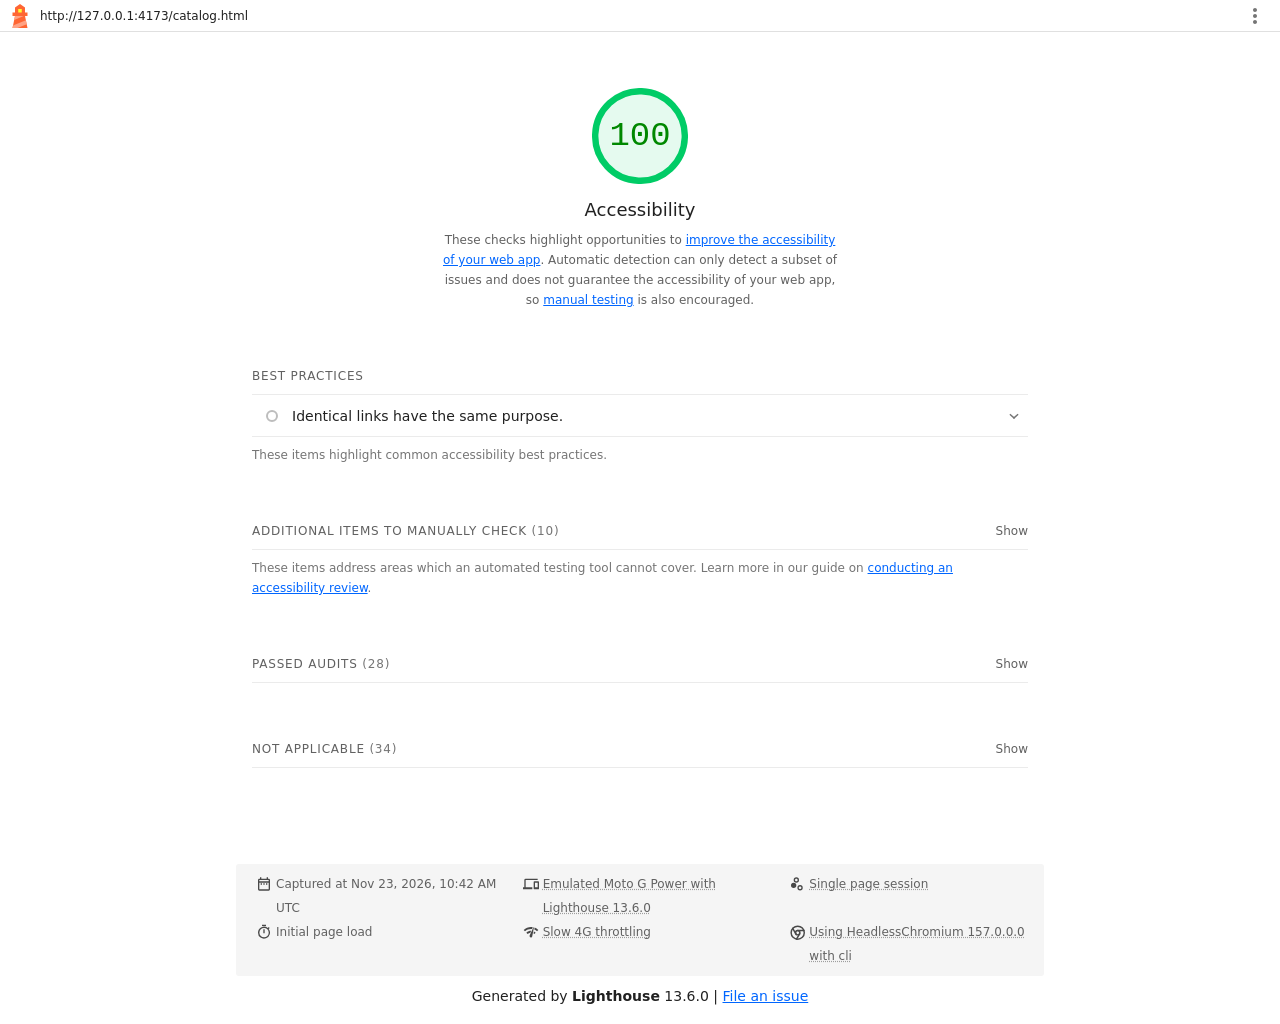
<file: lighthouse/accessibility-catalog.html>
<!--
@license
Copyright 2018 Google LLC
SPDX-License-Identifier: Apache-2.0
-->
<!doctype html>
<html lang="en">
<head>
  <meta charset="utf-8">
  <meta name="viewport" content="width=device-width, initial-scale=1, minimum-scale=1">
  <link rel="icon" href='data:image/svg+xml;utf8,<svg fill="none" xmlns="http://www.w3.org/2000/svg" viewBox="0 0 48 48"><path d="m14 7 10-7 10 7v10h5v7h-5l5 24H9l5-24H9v-7h5V7Z" fill="%23F63"/><path d="M31.561 24H14l-1.689 8.105L31.561 24ZM18.983 48H9l1.022-4.907L35.723 32.27l1.663 7.98L18.983 48Z" fill="%23FFA385"/><path fill="%23FF3" d="M20.5 10h7v7h-7z"/></svg>'>
  <title>Lighthouse Report</title>
  <style>body {margin: 0}</style>
</head>
<body>
  <noscript>Lighthouse report requires JavaScript. Please enable.</noscript>

  <div id="lh-log"></div>

  <script>window.__LIGHTHOUSE_JSON__ = {"lighthouseVersion":"13.6.0","requestedUrl":"http://127.0.0.1:4173/catalog.html","mainDocumentUrl":"http://127.0.0.1:4173/catalog.html","finalDisplayedUrl":"http://127.0.0.1:4173/catalog.html","finalUrl":"http://127.0.0.1:4173/catalog.html","fetchTime":"2026-11-23T10:42:34.228Z","gatherMode":"navigation","runWarnings":[],"userAgent":"Mozilla/5.0 (Macintosh; Intel Mac OS X 10_15_7) AppleWebKit/537.36 (KHTML, like Gecko) HeadlessChrome/157.0.0.0 Safari/537.36","environment":{"networkUserAgent":"Mozilla/5.0 (Linux; Android 11; moto g power (2022)) AppleWebKit/537.36 (KHTML, like Gecko) Chrome/157.0.0.0 Mobile Safari/537.36","hostUserAgent":"Mozilla/5.0 (Macintosh; Intel Mac OS X 10_15_7) AppleWebKit/537.36 (KHTML, like Gecko) HeadlessChrome/157.0.0.0 Safari/537.36","benchmarkIndex":4692,"credits":{"axe-core":"4.14.0"}},"audits":{"accesskeys":{"id":"accesskeys","title":"`[accesskey]` values are unique","description":"Access keys let users quickly focus a part of the page. For proper navigation, each access key must be unique. [Learn more about access keys](https://dequeuniversity.com/rules/axe/4.14/accesskeys).","score":null,"scoreDisplayMode":"notApplicable"},"aria-allowed-attr":{"id":"aria-allowed-attr","title":"`[aria-*]` attributes match their roles","description":"Each ARIA `role` supports a specific subset of `aria-*` attributes. Mismatching these invalidates the `aria-*` attributes. [Learn how to match ARIA attributes to their roles](https://dequeuniversity.com/rules/axe/4.14/aria-allowed-attr).","score":1,"scoreDisplayMode":"binary","details":{"type":"table","headings":[{"key":"node","valueType":"node","subItemsHeading":{"key":"relatedNode","valueType":"node"},"label":"Failing Elements"}],"items":[]}},"aria-allowed-role":{"id":"aria-allowed-role","title":"Uses ARIA roles only on compatible elements","description":"Many HTML elements can only be assigned certain ARIA roles. Using ARIA roles where they are not allowed can interfere with the accessibility of the web page. [Learn more about ARIA roles](https://dequeuniversity.com/rules/axe/4.14/aria-allowed-role).","score":null,"scoreDisplayMode":"notApplicable"},"aria-command-name":{"id":"aria-command-name","title":"`button`, `link`, and `menuitem` elements have accessible names","description":"When an element doesn't have an accessible name, screen readers announce it with a generic name, making it unusable for users who rely on screen readers. [Learn how to make command elements more accessible](https://dequeuniversity.com/rules/axe/4.14/aria-command-name).","score":null,"scoreDisplayMode":"notApplicable"},"aria-conditional-attr":{"id":"aria-conditional-attr","title":"ARIA attributes are used as specified for the element's role","description":"Some ARIA attributes are only allowed on an element under certain conditions. [Learn more about conditional ARIA attributes](https://dequeuniversity.com/rules/axe/4.14/aria-conditional-attr).","score":1,"scoreDisplayMode":"binary","details":{"type":"table","headings":[{"key":"node","valueType":"node","subItemsHeading":{"key":"relatedNode","valueType":"node"},"label":"Failing Elements"}],"items":[]}},"aria-deprecated-role":{"id":"aria-deprecated-role","title":"Deprecated ARIA roles were not used","description":"Deprecated ARIA roles may not be processed correctly by assistive technology. [Learn more about deprecated ARIA roles](https://dequeuniversity.com/rules/axe/4.14/aria-deprecated-role).","score":1,"scoreDisplayMode":"binary","details":{"type":"table","headings":[{"key":"node","valueType":"node","subItemsHeading":{"key":"relatedNode","valueType":"node"},"label":"Failing Elements"}],"items":[]}},"aria-dialog-name":{"id":"aria-dialog-name","title":"Elements with `role=\"dialog\"` or `role=\"alertdialog\"` have accessible names.","description":"ARIA dialog elements without accessible names may prevent screen readers users from discerning the purpose of these elements. [Learn how to make ARIA dialog elements more accessible](https://dequeuniversity.com/rules/axe/4.14/aria-dialog-name).","score":null,"scoreDisplayMode":"notApplicable"},"aria-hidden-body":{"id":"aria-hidden-body","title":"`[aria-hidden=\"true\"]` is not present on the document `\u003cbody>`","description":"Assistive technologies, like screen readers, work inconsistently when `aria-hidden=\"true\"` is set on the document `\u003cbody>`. [Learn how `aria-hidden` affects the document body](https://dequeuniversity.com/rules/axe/4.14/aria-hidden-body).","score":1,"scoreDisplayMode":"binary","details":{"type":"table","headings":[{"key":"node","valueType":"node","subItemsHeading":{"key":"relatedNode","valueType":"node"},"label":"Failing Elements"}],"items":[]}},"aria-hidden-focus":{"id":"aria-hidden-focus","title":"`[aria-hidden=\"true\"]` elements do not contain focusable descendents","description":"Focusable descendents within an `[aria-hidden=\"true\"]` element prevent those interactive elements from being available to users of assistive technologies like screen readers. [Learn how `aria-hidden` affects focusable elements](https://dequeuniversity.com/rules/axe/4.14/aria-hidden-focus).","score":1,"scoreDisplayMode":"binary","details":{"type":"table","headings":[{"key":"node","valueType":"node","subItemsHeading":{"key":"relatedNode","valueType":"node"},"label":"Failing Elements"}],"items":[]}},"aria-input-field-name":{"id":"aria-input-field-name","title":"ARIA input fields have accessible names","description":"When an input field doesn't have an accessible name, screen readers announce it with a generic name, making it unusable for users who rely on screen readers. [Learn more about input field labels](https://dequeuniversity.com/rules/axe/4.14/aria-input-field-name).","score":null,"scoreDisplayMode":"notApplicable"},"aria-meter-name":{"id":"aria-meter-name","title":"ARIA `meter` elements have accessible names","description":"When a meter element doesn't have an accessible name, screen readers announce it with a generic name, making it unusable for users who rely on screen readers. [Learn how to name `meter` elements](https://dequeuniversity.com/rules/axe/4.14/aria-meter-name).","score":null,"scoreDisplayMode":"notApplicable"},"aria-progressbar-name":{"id":"aria-progressbar-name","title":"ARIA `progressbar` elements have accessible names","description":"When a `progressbar` element doesn't have an accessible name, screen readers announce it with a generic name, making it unusable for users who rely on screen readers. [Learn how to label `progressbar` elements](https://dequeuniversity.com/rules/axe/4.14/aria-progressbar-name).","score":null,"scoreDisplayMode":"notApplicable"},"aria-prohibited-attr":{"id":"aria-prohibited-attr","title":"Elements use only permitted ARIA attributes","description":"Using ARIA attributes in roles where they are prohibited can mean that important information is not communicated to users of assistive technologies. [Learn more about prohibited ARIA roles](https://dequeuniversity.com/rules/axe/4.14/aria-prohibited-attr).","score":1,"scoreDisplayMode":"binary","details":{"type":"table","headings":[{"key":"node","valueType":"node","subItemsHeading":{"key":"relatedNode","valueType":"node"},"label":"Failing Elements"}],"items":[]}},"aria-required-attr":{"id":"aria-required-attr","title":"`[role]`s have all required `[aria-*]` attributes","description":"Some ARIA roles have required attributes that describe the state of the element to screen readers. [Learn more about roles and required attributes](https://dequeuniversity.com/rules/axe/4.14/aria-required-attr).","score":1,"scoreDisplayMode":"binary","details":{"type":"table","headings":[{"key":"node","valueType":"node","subItemsHeading":{"key":"relatedNode","valueType":"node"},"label":"Failing Elements"}],"items":[]}},"aria-required-children":{"id":"aria-required-children","title":"Elements with an ARIA `[role]` that require children to contain a specific `[role]` have all required children.","description":"Some ARIA parent roles must contain specific child roles to perform their intended accessibility functions. [Learn more about roles and required children elements](https://dequeuniversity.com/rules/axe/4.14/aria-required-children).","score":null,"scoreDisplayMode":"notApplicable"},"aria-required-parent":{"id":"aria-required-parent","title":"`[role]`s are contained by their required parent element","description":"Some ARIA child roles must be contained by specific parent roles to properly perform their intended accessibility functions. [Learn more about ARIA roles and required parent element](https://dequeuniversity.com/rules/axe/4.14/aria-required-parent).","score":null,"scoreDisplayMode":"notApplicable"},"aria-roles":{"id":"aria-roles","title":"`[role]` values are valid","description":"ARIA roles must have valid values in order to perform their intended accessibility functions. [Learn more about valid ARIA roles](https://dequeuniversity.com/rules/axe/4.14/aria-roles).","score":1,"scoreDisplayMode":"binary","details":{"type":"table","headings":[{"key":"node","valueType":"node","subItemsHeading":{"key":"relatedNode","valueType":"node"},"label":"Failing Elements"}],"items":[]}},"aria-text":{"id":"aria-text","title":"Elements with the `role=text` attribute do not have focusable descendents.","description":"Adding `role=text` around a text node split by markup enables VoiceOver to treat it as one phrase, but the element's focusable descendents will not be announced. [Learn more about the `role=text` attribute](https://dequeuniversity.com/rules/axe/4.14/aria-text).","score":null,"scoreDisplayMode":"notApplicable"},"aria-toggle-field-name":{"id":"aria-toggle-field-name","title":"ARIA toggle fields have accessible names","description":"When a toggle field doesn't have an accessible name, screen readers announce it with a generic name, making it unusable for users who rely on screen readers. [Learn more about toggle fields](https://dequeuniversity.com/rules/axe/4.14/aria-toggle-field-name).","score":null,"scoreDisplayMode":"notApplicable"},"aria-tooltip-name":{"id":"aria-tooltip-name","title":"ARIA `tooltip` elements have accessible names","description":"When a tooltip element doesn't have an accessible name, screen readers announce it with a generic name, making it unusable for users who rely on screen readers. [Learn how to name `tooltip` elements](https://dequeuniversity.com/rules/axe/4.14/aria-tooltip-name).","score":null,"scoreDisplayMode":"notApplicable"},"aria-treeitem-name":{"id":"aria-treeitem-name","title":"ARIA `treeitem` elements have accessible names","description":"When a `treeitem` element doesn't have an accessible name, screen readers announce it with a generic name, making it unusable for users who rely on screen readers. [Learn more about labeling `treeitem` elements](https://dequeuniversity.com/rules/axe/4.14/aria-treeitem-name).","score":null,"scoreDisplayMode":"notApplicable"},"aria-valid-attr-value":{"id":"aria-valid-attr-value","title":"`[aria-*]` attributes have valid values","description":"Assistive technologies, like screen readers, can't interpret ARIA attributes with invalid values. [Learn more about valid values for ARIA attributes](https://dequeuniversity.com/rules/axe/4.14/aria-valid-attr-value).","score":1,"scoreDisplayMode":"binary","details":{"type":"table","headings":[{"key":"node","valueType":"node","subItemsHeading":{"key":"relatedNode","valueType":"node"},"label":"Failing Elements"}],"items":[]}},"aria-valid-attr":{"id":"aria-valid-attr","title":"`[aria-*]` attributes are valid and not misspelled","description":"Assistive technologies, like screen readers, can't interpret ARIA attributes with invalid names. [Learn more about valid ARIA attributes](https://dequeuniversity.com/rules/axe/4.14/aria-valid-attr).","score":1,"scoreDisplayMode":"binary","details":{"type":"table","headings":[{"key":"node","valueType":"node","subItemsHeading":{"key":"relatedNode","valueType":"node"},"label":"Failing Elements"}],"items":[]}},"button-name":{"id":"button-name","title":"Buttons have an accessible name","description":"When a button doesn't have an accessible name, screen readers announce it as \"button\", making it unusable for users who rely on screen readers. [Learn how to make buttons more accessible](https://dequeuniversity.com/rules/axe/4.14/button-name).","score":1,"scoreDisplayMode":"binary","details":{"type":"table","headings":[{"key":"node","valueType":"node","subItemsHeading":{"key":"relatedNode","valueType":"node"},"label":"Failing Elements"}],"items":[]}},"bypass":{"id":"bypass","title":"The page contains a heading, skip link, or landmark region","description":"Adding ways to bypass repetitive content lets keyboard users navigate the page more efficiently. [Learn more about bypass blocks](https://dequeuniversity.com/rules/axe/4.14/bypass).","score":null,"scoreDisplayMode":"notApplicable"},"color-contrast":{"id":"color-contrast","title":"Background and foreground colors have a sufficient contrast ratio","description":"Low-contrast text is difficult or impossible for many users to read. [Learn how to provide sufficient color contrast](https://dequeuniversity.com/rules/axe/4.14/color-contrast).","score":1,"scoreDisplayMode":"binary","details":{"type":"table","headings":[{"key":"node","valueType":"node","subItemsHeading":{"key":"relatedNode","valueType":"node"},"label":"Failing Elements"}],"items":[]}},"definition-list":{"id":"definition-list","title":"`\u003cdl>`'s contain only properly-ordered `\u003cdt>` and `\u003cdd>` groups, `\u003cscript>`, `\u003ctemplate>` or `\u003cdiv>` elements.","description":"When definition lists are not properly marked up, screen readers may produce confusing or inaccurate output. [Learn how to structure definition lists correctly](https://dequeuniversity.com/rules/axe/4.14/definition-list).","score":null,"scoreDisplayMode":"notApplicable"},"dlitem":{"id":"dlitem","title":"Definition list items are wrapped in `\u003cdl>` elements","description":"Definition list items (`\u003cdt>` and `\u003cdd>`) must be wrapped in a parent `\u003cdl>` element to ensure that screen readers can properly announce them. [Learn how to structure definition lists correctly](https://dequeuniversity.com/rules/axe/4.14/dlitem).","score":null,"scoreDisplayMode":"notApplicable"},"document-title":{"id":"document-title","title":"Document has a `\u003ctitle>` element","description":"The title gives screen reader users an overview of the page, and search engine users rely on it heavily to determine if a page is relevant to their search. [Learn more about document titles](https://dequeuniversity.com/rules/axe/4.14/document-title).","score":1,"scoreDisplayMode":"binary","details":{"type":"table","headings":[{"key":"node","valueType":"node","subItemsHeading":{"key":"relatedNode","valueType":"node"},"label":"Failing Elements"}],"items":[]}},"duplicate-id-aria":{"id":"duplicate-id-aria","title":"ARIA IDs are unique","description":"The value of an ARIA ID must be unique to prevent other instances from being overlooked by assistive technologies. [Learn how to fix duplicate ARIA IDs](https://dequeuniversity.com/rules/axe/4.14/duplicate-id-aria).","score":null,"scoreDisplayMode":"notApplicable"},"empty-heading":{"id":"empty-heading","title":"All heading elements contain content.","description":"A heading with no content or inaccessible text prevent screen reader users from accessing information on the page's structure. [Learn more about headings](https://dequeuniversity.com/rules/axe/4.14/empty-heading).","score":null,"scoreDisplayMode":"notApplicable"},"form-field-multiple-labels":{"id":"form-field-multiple-labels","title":"No form fields have multiple labels","description":"Form fields with multiple labels can be confusingly announced by assistive technologies like screen readers which use either the first, the last, or all of the labels. [Learn how to use form labels](https://dequeuniversity.com/rules/axe/4.14/form-field-multiple-labels).","score":null,"scoreDisplayMode":"notApplicable"},"frame-title":{"id":"frame-title","title":"`\u003cframe>` or `\u003ciframe>` elements have a title","description":"Screen reader users rely on frame titles to describe the contents of frames. [Learn more about frame titles](https://dequeuniversity.com/rules/axe/4.14/frame-title).","score":null,"scoreDisplayMode":"notApplicable"},"heading-order":{"id":"heading-order","title":"Heading elements appear in a sequentially-descending order","description":"Properly ordered headings that do not skip levels convey the semantic structure of the page, making it easier to navigate and understand when using assistive technologies. [Learn more about heading order](https://dequeuniversity.com/rules/axe/4.14/heading-order).","score":1,"scoreDisplayMode":"binary","details":{"type":"table","headings":[{"key":"node","valueType":"node","subItemsHeading":{"key":"relatedNode","valueType":"node"},"label":"Failing Elements"}],"items":[]}},"html-has-lang":{"id":"html-has-lang","title":"`\u003chtml>` element has a `[lang]` attribute","description":"If a page doesn't specify a `lang` attribute, a screen reader assumes that the page is in the default language that the user chose when setting up the screen reader. If the page isn't actually in the default language, then the screen reader might not announce the page's text correctly. [Learn more about the `lang` attribute](https://dequeuniversity.com/rules/axe/4.14/html-has-lang).","score":1,"scoreDisplayMode":"binary","details":{"type":"table","headings":[{"key":"node","valueType":"node","subItemsHeading":{"key":"relatedNode","valueType":"node"},"label":"Failing Elements"}],"items":[]}},"html-lang-valid":{"id":"html-lang-valid","title":"`\u003chtml>` element has a valid value for its `[lang]` attribute","description":"Specifying a valid [BCP 47 language](https://www.w3.org/International/questions/qa-choosing-language-tags#question) helps screen readers announce text properly. [Learn how to use the `lang` attribute](https://dequeuniversity.com/rules/axe/4.14/html-lang-valid).","score":1,"scoreDisplayMode":"binary","details":{"type":"table","headings":[{"key":"node","valueType":"node","subItemsHeading":{"key":"relatedNode","valueType":"node"},"label":"Failing Elements"}],"items":[]}},"html-xml-lang-mismatch":{"id":"html-xml-lang-mismatch","title":"`\u003chtml>` element has an `[xml:lang]` attribute with the same base language as the `[lang]` attribute.","description":"If the webpage does not specify a consistent language, then the screen reader might not announce the page's text correctly. [Learn more about the `lang` attribute](https://dequeuniversity.com/rules/axe/4.14/html-xml-lang-mismatch).","score":null,"scoreDisplayMode":"notApplicable"},"identical-links-same-purpose":{"id":"identical-links-same-purpose","title":"Identical links have the same purpose.","description":"Links with the same destination should have the same description, to help users understand the link's purpose and decide whether to follow it. [Learn more about identical links](https://dequeuniversity.com/rules/axe/4.14/identical-links-same-purpose).","score":1,"scoreDisplayMode":"informative","details":{"type":"table","headings":[{"key":"node","valueType":"node","subItemsHeading":{"key":"relatedNode","valueType":"node"},"label":"Failing Elements"}],"items":[{"node":{"type":"node","lhId":"1-9-A","path":"1,HTML,1,BODY,3,MAIN,2,SECTION,0,DIV,3,DIV,0,ARTICLE,1,DIV,3,A","selector":"div#catalog-grid > article.product-card > div.product-card__body > a.product-card__more","boundingRect":{"top":912,"bottom":926,"left":26,"right":138,"width":112,"height":14},"snippet":"\u003ca class=\"product-card__more\" href=\"product.html?id=berry-party\">","nodeLabel":"Состав, вкусы и КБЖУ →","explanation":"Fix all of the following:\n  Check that links have the same purpose, or are intentionally ambiguous."},"subItems":{"type":"subitems","items":[{"relatedNode":{"type":"node","lhId":"1-10-A","path":"1,HTML,1,BODY,3,MAIN,2,SECTION,0,DIV,3,DIV,1,ARTICLE,1,DIV,3,A","selector":"div#catalog-grid > article.product-card > div.product-card__body > a.product-card__more","boundingRect":{"top":912,"bottom":926,"left":224,"right":336,"width":112,"height":14},"snippet":"\u003ca class=\"product-card__more\" href=\"product.html?id=sour-punch\">","nodeLabel":"Состав, вкусы и КБЖУ →"}},{"relatedNode":{"type":"node","lhId":"1-11-A","path":"1,HTML,1,BODY,3,MAIN,2,SECTION,0,DIV,3,DIV,2,ARTICLE,1,DIV,3,A","selector":"div#catalog-grid > article.product-card > div.product-card__body > a.product-card__more","boundingRect":{"top":1268,"bottom":1282,"left":26,"right":138,"width":112,"height":14},"snippet":"\u003ca class=\"product-card__more\" href=\"product.html?id=fruit-garden\">","nodeLabel":"Состав, вкусы и КБЖУ →"}},{"relatedNode":{"type":"node","lhId":"1-12-A","path":"1,HTML,1,BODY,3,MAIN,2,SECTION,0,DIV,3,DIV,3,ARTICLE,1,DIV,3,A","selector":"div#catalog-grid > article.product-card > div.product-card__body > a.product-card__more","boundingRect":{"top":1268,"bottom":1282,"left":224,"right":336,"width":112,"height":14},"snippet":"\u003ca class=\"product-card__more\" href=\"product.html?id=bear-party\">","nodeLabel":"Состав, вкусы и КБЖУ →"}}]}}],"debugData":{"type":"debugdata","impact":"minor","tags":["cat.semantics","wcag2aaa","wcag249"]}}},"image-alt":{"id":"image-alt","title":"Image elements have `[alt]` attributes","description":"Informative elements should aim for short, descriptive alternate text. Decorative elements can be ignored with an empty alt attribute. [Learn more about the `alt` attribute](https://dequeuniversity.com/rules/axe/4.14/image-alt).","score":1,"scoreDisplayMode":"binary","details":{"type":"table","headings":[{"key":"node","valueType":"node","subItemsHeading":{"key":"relatedNode","valueType":"node"},"label":"Failing Elements"}],"items":[]}},"image-redundant-alt":{"id":"image-redundant-alt","title":"Image elements do not have `[alt]` attributes that are redundant text.","description":"Informative elements should aim for short, descriptive alternative text. Alternative text that is exactly the same as the text adjacent to the link or image is potentially confusing for screen reader users, because the text will be read twice. [Learn more about the `alt` attribute](https://dequeuniversity.com/rules/axe/4.14/image-redundant-alt).","score":null,"scoreDisplayMode":"notApplicable"},"input-button-name":{"id":"input-button-name","title":"Input buttons have discernible text.","description":"Adding discernable and accessible text to input buttons may help screen reader users understand the purpose of the input button. [Learn more about input buttons](https://dequeuniversity.com/rules/axe/4.14/input-button-name).","score":null,"scoreDisplayMode":"notApplicable"},"input-image-alt":{"id":"input-image-alt","title":"`\u003cinput type=\"image\">` elements have `[alt]` text","description":"When an image is being used as an `\u003cinput>` button, providing alternative text can help screen reader users understand the purpose of the button. [Learn about input image alt text](https://dequeuniversity.com/rules/axe/4.14/input-image-alt).","score":null,"scoreDisplayMode":"notApplicable"},"label-content-name-mismatch":{"id":"label-content-name-mismatch","title":"Elements with visible text labels do not have matching accessible names.","description":"Visible text labels that do not match the accessible name can result in a confusing experience for screen reader users. [Learn more about accessible names](https://dequeuniversity.com/rules/axe/4.14/label-content-name-mismatch).","score":0,"scoreDisplayMode":"binary","details":{"type":"table","headings":[{"key":"node","valueType":"node","subItemsHeading":{"key":"relatedNode","valueType":"node"},"label":"Failing Elements"}],"items":[{"node":{"type":"node","lhId":"1-0-A","path":"1,HTML,1,BODY,3,MAIN,2,SECTION,0,DIV,3,DIV,0,ARTICLE,0,A","selector":"div.container > div#catalog-grid > article.product-card > a.product-card__media","boundingRect":{"top":686,"bottom":858,"left":15,"right":199,"width":184,"height":172},"snippet":"\u003ca class=\"product-card__media\" href=\"product.html?id=berry-party\" aria-label=\"Подробнее о наборе «Ягодная вечеринка»\">","nodeLabel":"Хит","explanation":"Fix any of the following:\n  Text inside the element is not included in the accessible name"}},{"node":{"type":"node","lhId":"1-1-A","path":"1,HTML,1,BODY,3,MAIN,2,SECTION,0,DIV,3,DIV,1,ARTICLE,0,A","selector":"div.container > div#catalog-grid > article.product-card > a.product-card__media","boundingRect":{"top":686,"bottom":858,"left":213,"right":397,"width":184,"height":172},"snippet":"\u003ca class=\"product-card__media\" href=\"product.html?id=sour-punch\" aria-label=\"Подробнее о наборе «Кислый удар»\">","nodeLabel":"Очень кислый","explanation":"Fix any of the following:\n  Text inside the element is not included in the accessible name"}},{"node":{"type":"node","lhId":"1-2-A","path":"1,HTML,1,BODY,3,MAIN,2,SECTION,0,DIV,3,DIV,2,ARTICLE,0,A","selector":"div.container > div#catalog-grid > article.product-card > a.product-card__media","boundingRect":{"top":1042,"bottom":1214,"left":15,"right":199,"width":184,"height":172},"snippet":"\u003ca class=\"product-card__media\" href=\"product.html?id=fruit-garden\" aria-label=\"Подробнее о наборе «Фруктовый сад»\">","nodeLabel":"Летний вкус","explanation":"Fix any of the following:\n  Text inside the element is not included in the accessible name"}},{"node":{"type":"node","lhId":"1-3-A","path":"1,HTML,1,BODY,3,MAIN,2,SECTION,0,DIV,3,DIV,3,ARTICLE,0,A","selector":"div.container > div#catalog-grid > article.product-card > a.product-card__media","boundingRect":{"top":1042,"bottom":1214,"left":213,"right":397,"width":184,"height":172},"snippet":"\u003ca class=\"product-card__media\" href=\"product.html?id=bear-party\" aria-label=\"Подробнее о наборе «Мишкин праздник»\">","nodeLabel":"Детям","explanation":"Fix any of the following:\n  Text inside the element is not included in the accessible name"}},{"node":{"type":"node","lhId":"1-4-A","path":"1,HTML,1,BODY,3,MAIN,2,SECTION,0,DIV,3,DIV,4,ARTICLE,0,A","selector":"div.container > div#catalog-grid > article.product-card > a.product-card__media","boundingRect":{"top":1398,"bottom":1570,"left":15,"right":199,"width":184,"height":172},"snippet":"\u003ca class=\"product-card__media\" href=\"product.html?id=rainbow\" aria-label=\"Подробнее о наборе «Радужный»\">","nodeLabel":"Микс вкусов","explanation":"Fix any of the following:\n  Text inside the element is not included in the accessible name"}},{"node":{"type":"node","lhId":"1-5-A","path":"1,HTML,1,BODY,3,MAIN,2,SECTION,0,DIV,3,DIV,5,ARTICLE,0,A","selector":"div.container > div#catalog-grid > article.product-card > a.product-card__media","boundingRect":{"top":1398,"bottom":1570,"left":213,"right":397,"width":184,"height":172},"snippet":"\u003ca class=\"product-card__media\" href=\"product.html?id=cola-company\" aria-label=\"Подробнее о наборе «Кола и компания»\">","nodeLabel":"Необычный","explanation":"Fix any of the following:\n  Text inside the element is not included in the accessible name"}},{"node":{"type":"node","lhId":"1-6-A","path":"1,HTML,1,BODY,3,MAIN,2,SECTION,0,DIV,3,DIV,6,ARTICLE,0,A","selector":"div.container > div#catalog-grid > article.product-card > a.product-card__media","boundingRect":{"top":1754,"bottom":1926,"left":15,"right":199,"width":184,"height":172},"snippet":"\u003ca class=\"product-card__media\" href=\"product.html?id=tender\" aria-label=\"Подробнее о наборе «Нежный»\">","nodeLabel":"Без кислого","explanation":"Fix any of the following:\n  Text inside the element is not included in the accessible name"}},{"node":{"type":"node","lhId":"1-7-A","path":"1,HTML,1,BODY,3,MAIN,2,SECTION,0,DIV,3,DIV,7,ARTICLE,0,A","selector":"div.container > div#catalog-grid > article.product-card > a.product-card__media","boundingRect":{"top":1754,"bottom":1926,"left":213,"right":397,"width":184,"height":172},"snippet":"\u003ca class=\"product-card__media\" href=\"product.html?id=citrus\" aria-label=\"Подробнее о наборе «Цитрусовый заряд»\">","nodeLabel":"Новинка","explanation":"Fix any of the following:\n  Text inside the element is not included in the accessible name"}}],"debugData":{"type":"debugdata","impact":"serious","tags":["cat.semantics","wcag21a","wcag253","EN-301-549","EN-9.2.5.3","RGAAv4","RGAA-6.1.5"]}}},"label":{"id":"label","title":"Form elements have associated labels","description":"Labels ensure that form controls are announced properly by assistive technologies, like screen readers. [Learn more about form element labels](https://dequeuniversity.com/rules/axe/4.14/label).","score":null,"scoreDisplayMode":"notApplicable"},"landmark-one-main":{"id":"landmark-one-main","title":"Document has a main landmark.","description":"One main landmark helps screen reader users navigate a web page. [Learn more about landmarks](https://dequeuniversity.com/rules/axe/4.14/landmark-one-main).","score":1,"scoreDisplayMode":"binary","details":{"type":"table","headings":[{"key":"node","valueType":"node","subItemsHeading":{"key":"relatedNode","valueType":"node"},"label":"Failing Elements"}],"items":[]}},"link-name":{"id":"link-name","title":"Links have a discernible name","description":"Link text (and alternate text for images, when used as links) that is discernible, unique, and focusable improves the navigation experience for screen reader users. [Learn how to make links accessible](https://dequeuniversity.com/rules/axe/4.14/link-name).","score":1,"scoreDisplayMode":"binary","details":{"type":"table","headings":[{"key":"node","valueType":"node","subItemsHeading":{"key":"relatedNode","valueType":"node"},"label":"Failing Elements"}],"items":[]}},"link-in-text-block":{"id":"link-in-text-block","title":"Links are distinguishable without relying on color.","description":"Low-contrast text is difficult or impossible for many users to read. Link text that is discernible improves the experience for users with low vision. [Learn how to make links distinguishable](https://dequeuniversity.com/rules/axe/4.14/link-in-text-block).","score":null,"scoreDisplayMode":"notApplicable"},"list":{"id":"list","title":"Lists contain only `\u003cli>` elements and script supporting elements (`\u003cscript>` and `\u003ctemplate>`).","description":"Screen readers have a specific way of announcing lists. Ensuring proper list structure aids screen reader output. [Learn more about proper list structure](https://dequeuniversity.com/rules/axe/4.14/list).","score":1,"scoreDisplayMode":"binary","details":{"type":"table","headings":[{"key":"node","valueType":"node","subItemsHeading":{"key":"relatedNode","valueType":"node"},"label":"Failing Elements"}],"items":[]}},"listitem":{"id":"listitem","title":"List items (`\u003cli>`) are contained within `\u003cul>`, `\u003col>` or `\u003cmenu>` parent elements","description":"Screen readers require list items (`\u003cli>`) to be contained within a parent `\u003cul>`, `\u003col>` or `\u003cmenu>` to be announced properly. [Learn more about proper list structure](https://dequeuniversity.com/rules/axe/4.14/listitem).","score":1,"scoreDisplayMode":"binary","details":{"type":"table","headings":[{"key":"node","valueType":"node","subItemsHeading":{"key":"relatedNode","valueType":"node"},"label":"Failing Elements"}],"items":[]}},"meta-refresh":{"id":"meta-refresh","title":"The document does not use `\u003cmeta http-equiv=\"refresh\">`","description":"Users do not expect a page to refresh automatically, and doing so will move focus back to the top of the page. This may create a frustrating or confusing experience. [Learn more about the refresh meta tag](https://dequeuniversity.com/rules/axe/4.14/meta-refresh).","score":null,"scoreDisplayMode":"notApplicable"},"meta-viewport":{"id":"meta-viewport","title":"`[user-scalable=\"no\"]` is not used in the `\u003cmeta name=\"viewport\">` element and the `[maximum-scale]` attribute is not less than 5.","description":"Disabling zooming is problematic for users with low vision who rely on screen magnification to properly see the contents of a web page. [Learn more about the viewport meta tag](https://dequeuniversity.com/rules/axe/4.14/meta-viewport).","score":1,"scoreDisplayMode":"binary","details":{"type":"table","headings":[{"key":"node","valueType":"node","subItemsHeading":{"key":"relatedNode","valueType":"node"},"label":"Failing Elements"}],"items":[]}},"object-alt":{"id":"object-alt","title":"`\u003cobject>` elements have alternate text","description":"Screen readers cannot translate non-text content. Adding alternate text to `\u003cobject>` elements helps screen readers convey meaning to users. [Learn more about alt text for `object` elements](https://dequeuniversity.com/rules/axe/4.14/object-alt).","score":null,"scoreDisplayMode":"notApplicable"},"select-name":{"id":"select-name","title":"Select elements have associated label elements.","description":"Form elements without effective labels can create frustrating experiences for screen reader users. [Learn more about the `select` element](https://dequeuniversity.com/rules/axe/4.14/select-name).","score":1,"scoreDisplayMode":"binary","details":{"type":"table","headings":[{"key":"node","valueType":"node","subItemsHeading":{"key":"relatedNode","valueType":"node"},"label":"Failing Elements"}],"items":[]}},"skip-link":{"id":"skip-link","title":"Skip links are focusable.","description":"Including a skip link can help users skip to the main content to save time. [Learn more about skip links](https://dequeuniversity.com/rules/axe/4.14/skip-link).","score":1,"scoreDisplayMode":"binary","details":{"type":"table","headings":[{"key":"node","valueType":"node","subItemsHeading":{"key":"relatedNode","valueType":"node"},"label":"Failing Elements"}],"items":[]}},"tabindex":{"id":"tabindex","title":"No element has a `[tabindex]` value greater than 0","description":"A value greater than 0 implies an explicit navigation ordering. Although technically valid, this often creates frustrating experiences for users who rely on assistive technologies. [Learn more about the `tabindex` attribute](https://dequeuniversity.com/rules/axe/4.14/tabindex).","score":1,"scoreDisplayMode":"binary","details":{"type":"table","headings":[{"key":"node","valueType":"node","subItemsHeading":{"key":"relatedNode","valueType":"node"},"label":"Failing Elements"}],"items":[]}},"table-duplicate-name":{"id":"table-duplicate-name","title":"Tables have different content in the summary attribute and `\u003ccaption>`.","description":"The summary attribute should describe the table structure, while `\u003ccaption>` should have the onscreen title. Accurate table mark-up helps users of screen readers. [Learn more about summary and caption](https://dequeuniversity.com/rules/axe/4.14/table-duplicate-name).","score":null,"scoreDisplayMode":"notApplicable"},"table-fake-caption":{"id":"table-fake-caption","title":"Tables use `\u003ccaption>` instead of cells with the `[colspan]` attribute to indicate a caption.","description":"Screen readers have features to make navigating tables easier. Ensuring that tables use the actual caption element instead of cells with the `[colspan]` attribute may improve the experience for screen reader users. [Learn more about captions](https://dequeuniversity.com/rules/axe/4.14/table-fake-caption).","score":null,"scoreDisplayMode":"notApplicable"},"target-size":{"id":"target-size","title":"Touch targets have sufficient size and spacing.","description":"Touch targets with sufficient size and spacing help users who may have difficulty targeting small controls to activate the targets. [Learn more about touch targets](https://dequeuniversity.com/rules/axe/4.14/target-size).","score":1,"scoreDisplayMode":"binary","details":{"type":"table","headings":[{"key":"node","valueType":"node","subItemsHeading":{"key":"relatedNode","valueType":"node"},"label":"Failing Elements"}],"items":[]}},"td-has-header":{"id":"td-has-header","title":"`\u003ctd>` elements in a large `\u003ctable>` have one or more table headers.","description":"Screen readers have features to make navigating tables easier. Ensuring that `\u003ctd>` elements in a large table (3 or more cells in width and height) have an associated table header may improve the experience for screen reader users. [Learn more about table headers](https://dequeuniversity.com/rules/axe/4.14/td-has-header).","score":null,"scoreDisplayMode":"notApplicable"},"td-headers-attr":{"id":"td-headers-attr","title":"Cells in a `\u003ctable>` element that use the `[headers]` attribute refer to table cells within the same table.","description":"Screen readers have features to make navigating tables easier. Ensuring `\u003ctd>` cells using the `[headers]` attribute only refer to other cells in the same table may improve the experience for screen reader users. [Learn more about the `headers` attribute](https://dequeuniversity.com/rules/axe/4.14/td-headers-attr).","score":null,"scoreDisplayMode":"notApplicable"},"th-has-data-cells":{"id":"th-has-data-cells","title":"`\u003cth>` elements and elements with `[role=\"columnheader\"/\"rowheader\"]` have data cells they describe.","description":"Screen readers have features to make navigating tables easier. Ensuring table headers always refer to some set of cells may improve the experience for screen reader users. [Learn more about table headers](https://dequeuniversity.com/rules/axe/4.14/th-has-data-cells).","score":null,"scoreDisplayMode":"notApplicable"},"valid-lang":{"id":"valid-lang","title":"`[lang]` attributes have a valid value","description":"Specifying a valid [BCP 47 language](https://www.w3.org/International/questions/qa-choosing-language-tags#question) on elements helps ensure that text is pronounced correctly by a screen reader. [Learn how to use the `lang` attribute](https://dequeuniversity.com/rules/axe/4.14/valid-lang).","score":null,"scoreDisplayMode":"notApplicable"},"video-caption":{"id":"video-caption","title":"`\u003cvideo>` elements contain a `\u003ctrack>` element with `[kind=\"captions\"]`","description":"When a video provides a caption it is easier for deaf and hearing impaired users to access its information. [Learn more about video captions](https://dequeuniversity.com/rules/axe/4.14/video-caption).","score":null,"scoreDisplayMode":"notApplicable"},"custom-controls-labels":{"id":"custom-controls-labels","title":"Custom controls have associated labels","description":"Custom interactive controls have associated labels, provided by aria-label or aria-labelledby. [Learn more about custom controls and labels](https://developer.chrome.com/docs/lighthouse/accessibility/custom-controls-labels/).","score":null,"scoreDisplayMode":"manual"},"custom-controls-roles":{"id":"custom-controls-roles","title":"Custom controls have ARIA roles","description":"Custom interactive controls have appropriate ARIA roles. [Learn how to add roles to custom controls](https://developer.chrome.com/docs/lighthouse/accessibility/custom-control-roles/).","score":null,"scoreDisplayMode":"manual"},"focus-traps":{"id":"focus-traps","title":"User focus is not accidentally trapped in a region","description":"A user can tab into and out of any control or region without accidentally trapping their focus. [Learn how to avoid focus traps](https://developer.chrome.com/docs/lighthouse/accessibility/focus-traps/).","score":null,"scoreDisplayMode":"manual"},"focusable-controls":{"id":"focusable-controls","title":"Interactive controls are keyboard focusable","description":"Custom interactive controls are keyboard focusable and display a focus indicator. [Learn how to make custom controls focusable](https://developer.chrome.com/docs/lighthouse/accessibility/focusable-controls/).","score":null,"scoreDisplayMode":"manual"},"interactive-element-affordance":{"id":"interactive-element-affordance","title":"Interactive elements indicate their purpose and state","description":"Interactive elements, such as links and buttons, should indicate their state and be distinguishable from non-interactive elements. [Learn how to decorate interactive elements with affordance hints](https://developer.chrome.com/docs/lighthouse/accessibility/interactive-element-affordance/).","score":null,"scoreDisplayMode":"manual"},"logical-tab-order":{"id":"logical-tab-order","title":"The page has a logical tab order","description":"Tabbing through the page follows the visual layout. Users cannot focus elements that are offscreen. [Learn more about logical tab ordering](https://developer.chrome.com/docs/lighthouse/accessibility/logical-tab-order/).","score":null,"scoreDisplayMode":"manual"},"managed-focus":{"id":"managed-focus","title":"The user's focus is directed to new content added to the page","description":"If new content, such as a dialog, is added to the page, the user's focus is directed to it. [Learn how to direct focus to new content](https://developer.chrome.com/docs/lighthouse/accessibility/managed-focus/).","score":null,"scoreDisplayMode":"manual"},"offscreen-content-hidden":{"id":"offscreen-content-hidden","title":"Offscreen content is hidden from assistive technology","description":"Offscreen content is hidden with display: none or aria-hidden=true. [Learn how to properly hide offscreen content](https://developer.chrome.com/docs/lighthouse/accessibility/offscreen-content-hidden/).","score":null,"scoreDisplayMode":"manual"},"use-landmarks":{"id":"use-landmarks","title":"HTML5 landmark elements are used to improve navigation","description":"Landmark elements (`\u003cmain>`, `\u003cnav>`, etc.) are used to improve the keyboard navigation of the page for assistive technology. [Learn more about landmark elements](https://developer.chrome.com/docs/lighthouse/accessibility/use-landmarks/).","score":null,"scoreDisplayMode":"manual"},"visual-order-follows-dom":{"id":"visual-order-follows-dom","title":"Visual order on the page follows DOM order","description":"DOM order matches the visual order, improving navigation for assistive technology. [Learn more about DOM and visual ordering](https://developer.chrome.com/docs/lighthouse/accessibility/visual-order-follows-dom/).","score":null,"scoreDisplayMode":"manual"},"autocomplete-valid":{"id":"autocomplete-valid","title":"`autocomplete` attributes are used correctly","description":"The `autocomplete` attribute values must be valid and correctly applied for screen readers to function correctly. [Learn more about valid autocomplete values](https://dequeuniversity.com/rules/axe/4.14/autocomplete-valid).","score":null,"scoreDisplayMode":"notApplicable"},"presentation-role-conflict":{"id":"presentation-role-conflict","title":"Elements with `role=\"none\"` or `role=\"presentation\"` do not have conflicts","description":"There are certain cases where the semantic role of an element with `role=\"none\"` or `role=\"presentation\"` does not resolve to none or presentation. To ensure the element remains removed from the accessibility tree, you should not add any global ARIA attributes to the element or make it focusable. [Learn more about presentation role conflict](https://dequeuniversity.com/rules/axe/4.14/presentation-role-conflict).","score":1,"scoreDisplayMode":"binary","details":{"type":"table","headings":[{"key":"node","valueType":"node","subItemsHeading":{"key":"relatedNode","valueType":"node"},"label":"Failing Elements"}],"items":[]}},"svg-img-alt":{"id":"svg-img-alt","title":"SVG elements with an `img` role have an accessible text alternative","description":"Ensures SVG elements with an `img`, `graphics-document` or `graphics-symbol` role have an accessible text alternative. [Learn more about SVG alt text](https://dequeuniversity.com/rules/axe/4.14/svg-img-alt).","score":1,"scoreDisplayMode":"binary","details":{"type":"table","headings":[{"key":"node","valueType":"node","subItemsHeading":{"key":"relatedNode","valueType":"node"},"label":"Failing Elements"}],"items":[]}}},"configSettings":{"output":["html"],"maxWaitForFcp":30000,"maxWaitForLoad":45000,"pauseAfterFcpMs":1000,"pauseAfterLoadMs":1000,"networkQuietThresholdMs":1000,"cpuQuietThresholdMs":1000,"formFactor":"mobile","throttling":{"rttMs":150,"throughputKbps":1638.4,"requestLatencyMs":562.5,"downloadThroughputKbps":1474.5600000000002,"uploadThroughputKbps":675,"cpuSlowdownMultiplier":4},"throttlingMethod":"simulate","screenEmulation":{"mobile":true,"width":412,"height":823,"deviceScaleFactor":1.75,"disabled":false},"emulatedUserAgent":"Mozilla/5.0 (Linux; Android 11; moto g power (2022)) AppleWebKit/537.36 (KHTML, like Gecko) Chrome/136.0.0.0 Mobile Safari/537.36","auditMode":false,"gatherMode":false,"clearStorageTypes":["file_systems","shader_cache","service_workers","cache_storage"],"disableStorageReset":false,"debugNavigation":false,"channel":"cli","usePassiveGathering":false,"disableFullPageScreenshot":false,"skipAboutBlank":false,"blankPage":"about:blank","ignoreStatusCode":false,"locale":"en-US","blockedUrlPatterns":null,"additionalTraceCategories":null,"extraHeaders":null,"precomputedLanternData":null,"onlyAudits":null,"onlyCategories":["accessibility"],"skipAudits":null},"categories":{"accessibility":{"title":"Accessibility","description":"These checks highlight opportunities to [improve the accessibility of your web app](https://developer.chrome.com/docs/lighthouse/accessibility/). Automatic detection can only detect a subset of issues and does not guarantee the accessibility of your web app, so [manual testing](https://web.dev/articles/how-to-review) is also encouraged.","manualDescription":"These items address areas which an automated testing tool cannot cover. Learn more in our guide on [conducting an accessibility review](https://web.dev/articles/how-to-review).","supportedModes":["navigation","snapshot"],"auditRefs":[{"id":"accesskeys","weight":0,"group":"a11y-navigation"},{"id":"aria-allowed-attr","weight":10,"group":"a11y-aria"},{"id":"aria-command-name","weight":0,"group":"a11y-aria"},{"id":"aria-conditional-attr","weight":7,"group":"a11y-aria"},{"id":"aria-deprecated-role","weight":1,"group":"a11y-aria"},{"id":"aria-dialog-name","weight":0,"group":"a11y-aria"},{"id":"aria-hidden-body","weight":10,"group":"a11y-aria"},{"id":"aria-hidden-focus","weight":7,"group":"a11y-aria"},{"id":"aria-input-field-name","weight":0,"group":"a11y-aria"},{"id":"aria-meter-name","weight":0,"group":"a11y-aria"},{"id":"aria-progressbar-name","weight":0,"group":"a11y-aria"},{"id":"aria-prohibited-attr","weight":7,"group":"a11y-aria"},{"id":"aria-required-attr","weight":10,"group":"a11y-aria"},{"id":"aria-required-children","weight":0,"group":"a11y-aria"},{"id":"aria-required-parent","weight":0,"group":"a11y-aria"},{"id":"aria-roles","weight":10,"group":"a11y-aria"},{"id":"aria-text","weight":0,"group":"a11y-aria"},{"id":"aria-toggle-field-name","weight":0,"group":"a11y-aria"},{"id":"aria-tooltip-name","weight":0,"group":"a11y-aria"},{"id":"aria-treeitem-name","weight":0,"group":"a11y-aria"},{"id":"aria-valid-attr-value","weight":10,"group":"a11y-aria"},{"id":"aria-valid-attr","weight":10,"group":"a11y-aria"},{"id":"button-name","weight":10,"group":"a11y-names-labels"},{"id":"bypass","weight":0,"group":"a11y-navigation"},{"id":"color-contrast","weight":7,"group":"a11y-color-contrast"},{"id":"definition-list","weight":0,"group":"a11y-tables-lists"},{"id":"dlitem","weight":0,"group":"a11y-tables-lists"},{"id":"document-title","weight":7,"group":"a11y-names-labels"},{"id":"duplicate-id-aria","weight":0,"group":"a11y-aria"},{"id":"form-field-multiple-labels","weight":0,"group":"a11y-names-labels"},{"id":"frame-title","weight":0,"group":"a11y-names-labels"},{"id":"heading-order","weight":3,"group":"a11y-navigation"},{"id":"html-has-lang","weight":7,"group":"a11y-language"},{"id":"html-lang-valid","weight":7,"group":"a11y-language"},{"id":"html-xml-lang-mismatch","weight":0,"group":"a11y-language"},{"id":"image-alt","weight":10,"group":"a11y-names-labels"},{"id":"input-button-name","weight":0,"group":"a11y-names-labels"},{"id":"input-image-alt","weight":0,"group":"a11y-names-labels"},{"id":"label","weight":0,"group":"a11y-names-labels"},{"id":"link-in-text-block","weight":0,"group":"a11y-color-contrast"},{"id":"link-name","weight":7,"group":"a11y-names-labels"},{"id":"list","weight":7,"group":"a11y-tables-lists"},{"id":"listitem","weight":7,"group":"a11y-tables-lists"},{"id":"meta-refresh","weight":0,"group":"a11y-best-practices"},{"id":"meta-viewport","weight":10,"group":"a11y-best-practices"},{"id":"object-alt","weight":0,"group":"a11y-names-labels"},{"id":"select-name","weight":10,"group":"a11y-names-labels"},{"id":"skip-link","weight":3,"group":"a11y-names-labels"},{"id":"tabindex","weight":7,"group":"a11y-navigation"},{"id":"target-size","weight":7,"group":"a11y-best-practices"},{"id":"td-headers-attr","weight":0,"group":"a11y-tables-lists"},{"id":"th-has-data-cells","weight":0,"group":"a11y-tables-lists"},{"id":"valid-lang","weight":0,"group":"a11y-language"},{"id":"video-caption","weight":0,"group":"a11y-audio-video"},{"id":"landmark-one-main","weight":3,"group":"a11y-best-practices"},{"id":"autocomplete-valid","weight":0,"group":"a11y-best-practices"},{"id":"presentation-role-conflict","weight":1,"group":"a11y-best-practices"},{"id":"svg-img-alt","weight":1,"group":"a11y-best-practices"},{"id":"focusable-controls","weight":0},{"id":"interactive-element-affordance","weight":0},{"id":"logical-tab-order","weight":0},{"id":"visual-order-follows-dom","weight":0},{"id":"focus-traps","weight":0},{"id":"managed-focus","weight":0},{"id":"use-landmarks","weight":0},{"id":"offscreen-content-hidden","weight":0},{"id":"custom-controls-labels","weight":0},{"id":"custom-controls-roles","weight":0},{"id":"table-duplicate-name","weight":0,"group":"a11y-best-practices"},{"id":"empty-heading","weight":0,"group":"a11y-best-practices"},{"id":"aria-allowed-role","weight":0,"group":"a11y-best-practices"},{"id":"image-redundant-alt","weight":0,"group":"a11y-names-labels"},{"id":"identical-links-same-purpose","weight":0,"group":"a11y-best-practices"},{"id":"label-content-name-mismatch","weight":0,"group":"hidden"},{"id":"table-fake-caption","weight":0,"group":"hidden"},{"id":"td-has-header","weight":0,"group":"hidden"}],"id":"accessibility","score":1}},"categoryGroups":{"metrics":{"title":"Metrics"},"insights":{"title":"Insights","description":"These insights are also available in the Chrome DevTools Performance Panel - [record a trace](https://developer.chrome.com/docs/devtools/performance/reference) to view more detailed information."},"diagnostics":{"title":"Diagnostics","description":"More information about the performance of your application. These numbers don't [directly affect](https://developer.chrome.com/docs/lighthouse/performance/performance-scoring/) the Performance score."},"a11y-best-practices":{"title":"Best practices","description":"These items highlight common accessibility best practices."},"a11y-color-contrast":{"title":"Contrast","description":"These are opportunities to improve the legibility of your content."},"a11y-names-labels":{"title":"Names and labels","description":"These are opportunities to improve the semantics of the controls in your application. This may enhance the experience for users of assistive technology, like a screen reader."},"a11y-navigation":{"title":"Navigation","description":"These are opportunities to improve keyboard navigation in your application."},"a11y-aria":{"title":"ARIA","description":"These are opportunities to improve the usage of ARIA in your application which may enhance the experience for users of assistive technology, like a screen reader."},"a11y-language":{"title":"Internationalization and localization","description":"These are opportunities to improve the interpretation of your content by users in different locales."},"a11y-audio-video":{"title":"Audio and video","description":"These are opportunities to provide alternative content for audio and video. This may improve the experience for users with hearing or vision impairments."},"a11y-tables-lists":{"title":"Tables and lists","description":"These are opportunities to improve the experience of reading tabular or list data using assistive technology, like a screen reader."},"seo-mobile":{"title":"Mobile Friendly","description":"Make sure your pages are mobile friendly so users don’t have to pinch or zoom in order to read the content pages. [Learn how to make pages mobile-friendly](https://developers.google.com/search/mobile-sites/)."},"seo-content":{"title":"Content Best Practices","description":"Format your HTML in a way that enables crawlers to better understand your app’s content."},"seo-crawl":{"title":"Crawling and Indexing","description":"To appear in search results, crawlers need access to your app."},"best-practices-trust-safety":{"title":"Trust and Safety"},"best-practices-ux":{"title":"User Experience"},"best-practices-browser-compat":{"title":"Browser Compatibility"},"best-practices-general":{"title":"General"},"webmcp":{"title":"WebMCP","description":"Audits validating WebMCP integration."},"agent-accessibility":{"title":"Agent Accessibility","description":"These audits highlight best practices for improving the accessibility of the website for AI agents."},"agent-discoverability":{"title":"Agent Discoverability","description":"These audits validate that websites expose discoverable resources, documentation, and catalogs for AI agents."},"hidden":{"title":""}},"stackPacks":[],"entities":[{"name":"127.0.0.1","origins":["http://127.0.0.1:4173"],"isFirstParty":true,"isUnrecognized":true}],"fullPageScreenshot":{"screenshot":{"data":"[data-uri]","width":412,"height":3151},"nodes":{"1-0-A":{"id":"","top":686,"bottom":858,"left":15,"right":199,"width":184,"height":172},"1-1-A":{"id":"","top":686,"bottom":858,"left":213,"right":397,"width":184,"height":172},"1-2-A":{"id":"","top":1042,"bottom":1214,"left":15,"right":199,"width":184,"height":172},"1-3-A":{"id":"","top":1042,"bottom":1214,"left":213,"right":397,"width":184,"height":172},"1-4-A":{"id":"","top":1398,"bottom":1570,"left":15,"right":199,"width":184,"height":172},"1-5-A":{"id":"","top":1398,"bottom":1570,"left":213,"right":397,"width":184,"height":172},"1-6-A":{"id":"","top":1754,"bottom":1926,"left":15,"right":199,"width":184,"height":172},"1-7-A":{"id":"","top":1754,"bottom":1926,"left":213,"right":397,"width":184,"height":172},"1-8-SPAN":{"id":"","top":2426,"bottom":2445,"left":257,"right":273,"width":16,"height":19},"1-9-A":{"id":"","top":912,"bottom":926,"left":26,"right":138,"width":112,"height":14},"1-10-A":{"id":"","top":912,"bottom":926,"left":224,"right":336,"width":112,"height":14},"1-11-A":{"id":"","top":1268,"bottom":1282,"left":26,"right":138,"width":112,"height":14},"1-12-A":{"id":"","top":1268,"bottom":1282,"left":224,"right":336,"width":112,"height":14}}},"timing":{"entries":[{"startTime":680.06,"name":"lh:config","duration":122.52,"entryType":"measure"},{"startTime":681.13,"name":"lh:config:resolveArtifactsToDefns","duration":14.53,"entryType":"measure"},{"startTime":802.64,"name":"lh:runner:gather","duration":4708.27,"entryType":"measure"},{"startTime":838.89,"name":"lh:driver:connect","duration":2.15,"entryType":"measure"},{"startTime":841.16,"name":"lh:driver:navigate","duration":2.84,"entryType":"measure"},{"startTime":844.12,"name":"lh:gather:getBenchmarkIndex","duration":1001.97,"entryType":"measure"},{"startTime":1846.16,"name":"lh:gather:getVersion","duration":0.31,"entryType":"measure"},{"startTime":1846.5,"name":"lh:gather:getDevicePixelRatio","duration":0.38,"entryType":"measure"},{"startTime":1847.46,"name":"lh:prepare:navigationMode","duration":30.82,"entryType":"measure"},{"startTime":1847.73,"name":"lh:gather:getVersion","duration":0.18,"entryType":"measure"},{"startTime":1853.66,"name":"lh:storage:clearDataForOrigin","duration":18.61,"entryType":"measure"},{"startTime":1872.34,"name":"lh:storage:clearBrowserCaches","duration":5.19,"entryType":"measure"},{"startTime":1877.89,"name":"lh:gather:prepareThrottlingAndNetwork","duration":0.37,"entryType":"measure"},{"startTime":1882.51,"name":"lh:driver:navigate","duration":2374.99,"entryType":"measure"},{"startTime":4260.46,"name":"lh:computed:NetworkRecords","duration":1.14,"entryType":"measure"},{"startTime":4262.02,"name":"lh:gather:getArtifact:DevtoolsLog","duration":0.02,"entryType":"measure"},{"startTime":4262.05,"name":"lh:gather:getArtifact:Accessibility","duration":117.29,"entryType":"measure"},{"startTime":4379.5,"name":"lh:gather:getArtifact:NetworkUserAgent","duration":0.04,"entryType":"measure"},{"startTime":4379.55,"name":"lh:gather:getArtifact:Stacks","duration":4.11,"entryType":"measure"},{"startTime":4379.61,"name":"lh:gather:collectStacks","duration":4.03,"entryType":"measure"},{"startTime":4383.66,"name":"lh:gather:getArtifact:FullPageScreenshot","duration":1116.39,"entryType":"measure"},{"startTime":5498.34,"name":"lh:gather:getVersion","duration":0.38,"entryType":"measure"},{"startTime":5511.04,"name":"lh:runner:audit","duration":50.06,"entryType":"measure"},{"startTime":5511.14,"name":"lh:runner:auditing","duration":49.74,"entryType":"measure"},{"startTime":5511.64,"name":"lh:audit:accesskeys","duration":0.34,"entryType":"measure"},{"startTime":5512.05,"name":"lh:audit:aria-allowed-attr","duration":0.9,"entryType":"measure"},{"startTime":5513.02,"name":"lh:audit:aria-allowed-role","duration":0.89,"entryType":"measure"},{"startTime":5514,"name":"lh:audit:aria-command-name","duration":0.24,"entryType":"measure"},{"startTime":5514.31,"name":"lh:audit:aria-conditional-attr","duration":0.83,"entryType":"measure"},{"startTime":5515.21,"name":"lh:audit:aria-deprecated-role","duration":0.74,"entryType":"measure"},{"startTime":5516.01,"name":"lh:audit:aria-dialog-name","duration":0.24,"entryType":"measure"},{"startTime":5516.32,"name":"lh:audit:aria-hidden-body","duration":0.82,"entryType":"measure"},{"startTime":5517.21,"name":"lh:audit:aria-hidden-focus","duration":0.75,"entryType":"measure"},{"startTime":5518.03,"name":"lh:audit:aria-input-field-name","duration":0.23,"entryType":"measure"},{"startTime":5518.32,"name":"lh:audit:aria-meter-name","duration":0.25,"entryType":"measure"},{"startTime":5518.63,"name":"lh:audit:aria-progressbar-name","duration":0.26,"entryType":"measure"},{"startTime":5518.95,"name":"lh:audit:aria-prohibited-attr","duration":0.69,"entryType":"measure"},{"startTime":5519.7,"name":"lh:audit:aria-required-attr","duration":0.71,"entryType":"measure"},{"startTime":5520.47,"name":"lh:audit:aria-required-children","duration":0.28,"entryType":"measure"},{"startTime":5520.82,"name":"lh:audit:aria-required-parent","duration":0.28,"entryType":"measure"},{"startTime":5521.15,"name":"lh:audit:aria-roles","duration":0.74,"entryType":"measure"},{"startTime":5521.95,"name":"lh:audit:aria-text","duration":0.32,"entryType":"measure"},{"startTime":5522.33,"name":"lh:audit:aria-toggle-field-name","duration":0.34,"entryType":"measure"},{"startTime":5522.73,"name":"lh:audit:aria-tooltip-name","duration":0.35,"entryType":"measure"},{"startTime":5523.15,"name":"lh:audit:aria-treeitem-name","duration":0.37,"entryType":"measure"},{"startTime":5523.57,"name":"lh:audit:aria-valid-attr-value","duration":0.64,"entryType":"measure"},{"startTime":5524.26,"name":"lh:audit:aria-valid-attr","duration":0.67,"entryType":"measure"},{"startTime":5525,"name":"lh:audit:button-name","duration":0.7,"entryType":"measure"},{"startTime":5525.75,"name":"lh:audit:bypass","duration":0.66,"entryType":"measure"},{"startTime":5526.47,"name":"lh:audit:color-contrast","duration":0.68,"entryType":"measure"},{"startTime":5527.21,"name":"lh:audit:definition-list","duration":0.4,"entryType":"measure"},{"startTime":5527.66,"name":"lh:audit:dlitem","duration":0.37,"entryType":"measure"},{"startTime":5528.08,"name":"lh:audit:document-title","duration":0.67,"entryType":"measure"},{"startTime":5528.8,"name":"lh:audit:duplicate-id-aria","duration":2.88,"entryType":"measure"},{"startTime":5531.75,"name":"lh:audit:empty-heading","duration":0.73,"entryType":"measure"},{"startTime":5532.55,"name":"lh:audit:form-field-multiple-labels","duration":0.75,"entryType":"measure"},{"startTime":5533.35,"name":"lh:audit:frame-title","duration":0.42,"entryType":"measure"},{"startTime":5533.83,"name":"lh:audit:heading-order","duration":0.65,"entryType":"measure"},{"startTime":5534.54,"name":"lh:audit:html-has-lang","duration":0.76,"entryType":"measure"},{"startTime":5535.36,"name":"lh:audit:html-lang-valid","duration":0.74,"entryType":"measure"},{"startTime":5536.16,"name":"lh:audit:html-xml-lang-mismatch","duration":0.44,"entryType":"measure"},{"startTime":5536.65,"name":"lh:audit:identical-links-same-purpose","duration":0.78,"entryType":"measure"},{"startTime":5537.49,"name":"lh:audit:image-alt","duration":0.67,"entryType":"measure"},{"startTime":5538.21,"name":"lh:audit:image-redundant-alt","duration":0.74,"entryType":"measure"},{"startTime":5539.03,"name":"lh:audit:input-button-name","duration":0.44,"entryType":"measure"},{"startTime":5539.53,"name":"lh:audit:input-image-alt","duration":0.48,"entryType":"measure"},{"startTime":5540.07,"name":"lh:audit:label-content-name-mismatch","duration":0.73,"entryType":"measure"},{"startTime":5540.85,"name":"lh:audit:label","duration":0.42,"entryType":"measure"},{"startTime":5541.31,"name":"lh:audit:landmark-one-main","duration":3.41,"entryType":"measure"},{"startTime":5544.79,"name":"lh:audit:link-name","duration":0.65,"entryType":"measure"},{"startTime":5545.48,"name":"lh:audit:link-in-text-block","duration":0.43,"entryType":"measure"},{"startTime":5545.97,"name":"lh:audit:list","duration":0.64,"entryType":"measure"},{"startTime":5546.66,"name":"lh:audit:listitem","duration":0.63,"entryType":"measure"},{"startTime":5547.34,"name":"lh:audit:meta-refresh","duration":0.44,"entryType":"measure"},{"startTime":5547.84,"name":"lh:audit:meta-viewport","duration":0.66,"entryType":"measure"},{"startTime":5548.55,"name":"lh:audit:object-alt","duration":0.46,"entryType":"measure"},{"startTime":5549.05,"name":"lh:audit:select-name","duration":0.62,"entryType":"measure"},{"startTime":5549.71,"name":"lh:audit:skip-link","duration":0.59,"entryType":"measure"},{"startTime":5550.36,"name":"lh:audit:tabindex","duration":0.62,"entryType":"measure"},{"startTime":5551.03,"name":"lh:audit:table-duplicate-name","duration":0.49,"entryType":"measure"},{"startTime":5551.58,"name":"lh:audit:table-fake-caption","duration":0.52,"entryType":"measure"},{"startTime":5552.15,"name":"lh:audit:target-size","duration":0.59,"entryType":"measure"},{"startTime":5552.8,"name":"lh:audit:td-has-header","duration":0.52,"entryType":"measure"},{"startTime":5553.36,"name":"lh:audit:td-headers-attr","duration":0.56,"entryType":"measure"},{"startTime":5553.97,"name":"lh:audit:th-has-data-cells","duration":0.64,"entryType":"measure"},{"startTime":5554.67,"name":"lh:audit:valid-lang","duration":0.55,"entryType":"measure"},{"startTime":5555.27,"name":"lh:audit:video-caption","duration":0.58,"entryType":"measure"},{"startTime":5555.86,"name":"lh:audit:custom-controls-labels","duration":0.05,"entryType":"measure"},{"startTime":5555.91,"name":"lh:audit:custom-controls-roles","duration":0,"entryType":"measure"},{"startTime":5555.92,"name":"lh:audit:focus-traps","duration":0,"entryType":"measure"},{"startTime":5555.92,"name":"lh:audit:focusable-controls","duration":0,"entryType":"measure"},{"startTime":5555.93,"name":"lh:audit:interactive-element-affordance","duration":0,"entryType":"measure"},{"startTime":5555.93,"name":"lh:audit:logical-tab-order","duration":0,"entryType":"measure"},{"startTime":5555.93,"name":"lh:audit:managed-focus","duration":0,"entryType":"measure"},{"startTime":5555.94,"name":"lh:audit:offscreen-content-hidden","duration":0,"entryType":"measure"},{"startTime":5555.94,"name":"lh:audit:use-landmarks","duration":0,"entryType":"measure"},{"startTime":5555.95,"name":"lh:audit:visual-order-follows-dom","duration":0,"entryType":"measure"},{"startTime":5556,"name":"lh:audit:autocomplete-valid","duration":0.33,"entryType":"measure"},{"startTime":5556.39,"name":"lh:audit:presentation-role-conflict","duration":3.77,"entryType":"measure"},{"startTime":5560.24,"name":"lh:audit:svg-img-alt","duration":0.64,"entryType":"measure"},{"startTime":5560.89,"name":"lh:runner:generate","duration":0.21,"entryType":"measure"},{"startTime":5561.24,"name":"lh:computed:EntityClassification","duration":0.53,"entryType":"measure"}],"total":4758.330000000001},"i18n":{"rendererFormattedStrings":{"calculatorLink":"See calculator.","collapseView":"Collapse view","crcInitialNavigation":"Initial Navigation","crcLongestDurationLabel":"Maximum critical path latency:","dropdownCopyJSON":"Copy JSON","dropdownDarkTheme":"Toggle Dark Theme","dropdownPrintExpanded":"Print Expanded","dropdownPrintSummary":"Print Summary","dropdownSaveGist":"Save as Gist","dropdownSaveHTML":"Save as HTML","dropdownSaveJSON":"Save as JSON","dropdownViewUnthrottledTrace":"View Unthrottled Trace","dropdownViewer":"Open in Viewer","errorLabel":"Error!","errorMissingAuditInfo":"Report error: no audit information","expandView":"Expand view","firstPartyChipLabel":"1st party","footerIssue":"File an issue","hide":"Hide","labDataTitle":"Lab Data","lsPerformanceCategoryDescription":"[Lighthouse](https://developers.google.com/web/tools/lighthouse/) analysis of the current page on an emulated mobile network. Values are estimated and may vary.","manualAuditsGroupTitle":"Additional items to manually check","notApplicableAuditsGroupTitle":"Not applicable","openInANewTabTooltip":"Open in a new tab","opportunityResourceColumnLabel":"Opportunity","opportunitySavingsColumnLabel":"Estimated Savings","passedAuditsGroupTitle":"Passed audits","runtimeAnalysisWindow":"Initial page load","runtimeAnalysisWindowSnapshot":"Point-in-time snapshot","runtimeAnalysisWindowTimespan":"User interactions timespan","runtimeCustom":"Custom throttling","runtimeDesktopEmulation":"Emulated Desktop","runtimeMobileEmulation":"Emulated Moto G Power","runtimeNoEmulation":"No emulation","runtimeSettingsArdVersion":"ARD version","runtimeSettingsAxeVersion":"Axe version","runtimeSettingsBenchmark":"Unthrottled CPU/Memory Power","runtimeSettingsCPUThrottling":"CPU throttling","runtimeSettingsDevice":"Device","runtimeSettingsNetworkThrottling":"Network throttling","runtimeSettingsScreenEmulation":"Screen emulation","runtimeSettingsUANetwork":"User agent (network)","runtimeSingleLoad":"Single page session","runtimeSingleLoadTooltip":"This data is taken from a single page session, as opposed to field data summarizing many sessions.","runtimeSlow4g":"Slow 4G throttling","runtimeUnknown":"Unknown","show":"Show","showRelevantAudits":"Show audits relevant to:","snippetCollapseButtonLabel":"Collapse snippet","snippetExpandButtonLabel":"Expand snippet","thirdPartyResourcesLabel":"Show 3rd-party resources","throttlingProvided":"Provided by environment","toplevelWarningsMessage":"There were issues affecting this run of Lighthouse:","unattributable":"Unattributable","unscoredLabel":"Unscored","unscoredTitle":"This audit does not contribute to the overall category score.","varianceDisclaimer":"Values are estimated and may vary. The [performance score is calculated](https://developer.chrome.com/docs/lighthouse/performance/performance-scoring/) directly from these metrics.","viewTraceLabel":"View Trace","viewTreemapLabel":"View Treemap","warningAuditsGroupTitle":"Passed audits but with warnings","warningHeader":"Warnings: "},"icuMessagePaths":{"core/audits/accessibility/accesskeys.js | title":["audits.accesskeys.title"],"core/audits/accessibility/accesskeys.js | description":["audits.accesskeys.description"],"core/audits/accessibility/aria-allowed-attr.js | title":["audits[aria-allowed-attr].title"],"core/audits/accessibility/aria-allowed-attr.js | description":["audits[aria-allowed-attr].description"],"core/lib/i18n/i18n.js | columnFailingElem":["audits[aria-allowed-attr].details.headings[0].label","audits[aria-conditional-attr].details.headings[0].label","audits[aria-deprecated-role].details.headings[0].label","audits[aria-hidden-body].details.headings[0].label","audits[aria-hidden-focus].details.headings[0].label","audits[aria-prohibited-attr].details.headings[0].label","audits[aria-required-attr].details.headings[0].label","audits[aria-roles].details.headings[0].label","audits[aria-valid-attr-value].details.headings[0].label","audits[aria-valid-attr].details.headings[0].label","audits[button-name].details.headings[0].label","audits[color-contrast].details.headings[0].label","audits[document-title].details.headings[0].label","audits[heading-order].details.headings[0].label","audits[html-has-lang].details.headings[0].label","audits[html-lang-valid].details.headings[0].label","audits[identical-links-same-purpose].details.headings[0].label","audits[image-alt].details.headings[0].label","audits[label-content-name-mismatch].details.headings[0].label","audits[landmark-one-main].details.headings[0].label","audits[link-name].details.headings[0].label","audits.list.details.headings[0].label","audits.listitem.details.headings[0].label","audits[meta-viewport].details.headings[0].label","audits[select-name].details.headings[0].label","audits[skip-link].details.headings[0].label","audits.tabindex.details.headings[0].label","audits[target-size].details.headings[0].label","audits[presentation-role-conflict].details.headings[0].label","audits[svg-img-alt].details.headings[0].label"],"core/audits/accessibility/aria-allowed-role.js | title":["audits[aria-allowed-role].title"],"core/audits/accessibility/aria-allowed-role.js | description":["audits[aria-allowed-role].description"],"core/audits/accessibility/aria-command-name.js | title":["audits[aria-command-name].title"],"core/audits/accessibility/aria-command-name.js | description":["audits[aria-command-name].description"],"core/audits/accessibility/aria-conditional-attr.js | title":["audits[aria-conditional-attr].title"],"core/audits/accessibility/aria-conditional-attr.js | description":["audits[aria-conditional-attr].description"],"core/audits/accessibility/aria-deprecated-role.js | title":["audits[aria-deprecated-role].title"],"core/audits/accessibility/aria-deprecated-role.js | description":["audits[aria-deprecated-role].description"],"core/audits/accessibility/aria-dialog-name.js | title":["audits[aria-dialog-name].title"],"core/audits/accessibility/aria-dialog-name.js | description":["audits[aria-dialog-name].description"],"core/audits/accessibility/aria-hidden-body.js | title":["audits[aria-hidden-body].title"],"core/audits/accessibility/aria-hidden-body.js | description":["audits[aria-hidden-body].description"],"core/audits/accessibility/aria-hidden-focus.js | title":["audits[aria-hidden-focus].title"],"core/audits/accessibility/aria-hidden-focus.js | description":["audits[aria-hidden-focus].description"],"core/audits/accessibility/aria-input-field-name.js | title":["audits[aria-input-field-name].title"],"core/audits/accessibility/aria-input-field-name.js | description":["audits[aria-input-field-name].description"],"core/audits/accessibility/aria-meter-name.js | title":["audits[aria-meter-name].title"],"core/audits/accessibility/aria-meter-name.js | description":["audits[aria-meter-name].description"],"core/audits/accessibility/aria-progressbar-name.js | title":["audits[aria-progressbar-name].title"],"core/audits/accessibility/aria-progressbar-name.js | description":["audits[aria-progressbar-name].description"],"core/audits/accessibility/aria-prohibited-attr.js | title":["audits[aria-prohibited-attr].title"],"core/audits/accessibility/aria-prohibited-attr.js | description":["audits[aria-prohibited-attr].description"],"core/audits/accessibility/aria-required-attr.js | title":["audits[aria-required-attr].title"],"core/audits/accessibility/aria-required-attr.js | description":["audits[aria-required-attr].description"],"core/audits/accessibility/aria-required-children.js | title":["audits[aria-required-children].title"],"core/audits/accessibility/aria-required-children.js | description":["audits[aria-required-children].description"],"core/audits/accessibility/aria-required-parent.js | title":["audits[aria-required-parent].title"],"core/audits/accessibility/aria-required-parent.js | description":["audits[aria-required-parent].description"],"core/audits/accessibility/aria-roles.js | title":["audits[aria-roles].title"],"core/audits/accessibility/aria-roles.js | description":["audits[aria-roles].description"],"core/audits/accessibility/aria-text.js | title":["audits[aria-text].title"],"core/audits/accessibility/aria-text.js | description":["audits[aria-text].description"],"core/audits/accessibility/aria-toggle-field-name.js | title":["audits[aria-toggle-field-name].title"],"core/audits/accessibility/aria-toggle-field-name.js | description":["audits[aria-toggle-field-name].description"],"core/audits/accessibility/aria-tooltip-name.js | title":["audits[aria-tooltip-name].title"],"core/audits/accessibility/aria-tooltip-name.js | description":["audits[aria-tooltip-name].description"],"core/audits/accessibility/aria-treeitem-name.js | title":["audits[aria-treeitem-name].title"],"core/audits/accessibility/aria-treeitem-name.js | description":["audits[aria-treeitem-name].description"],"core/audits/accessibility/aria-valid-attr-value.js | title":["audits[aria-valid-attr-value].title"],"core/audits/accessibility/aria-valid-attr-value.js | description":["audits[aria-valid-attr-value].description"],"core/audits/accessibility/aria-valid-attr.js | title":["audits[aria-valid-attr].title"],"core/audits/accessibility/aria-valid-attr.js | description":["audits[aria-valid-attr].description"],"core/audits/accessibility/button-name.js | title":["audits[button-name].title"],"core/audits/accessibility/button-name.js | description":["audits[button-name].description"],"core/audits/accessibility/bypass.js | title":["audits.bypass.title"],"core/audits/accessibility/bypass.js | description":["audits.bypass.description"],"core/audits/accessibility/color-contrast.js | title":["audits[color-contrast].title"],"core/audits/accessibility/color-contrast.js | description":["audits[color-contrast].description"],"core/audits/accessibility/definition-list.js | title":["audits[definition-list].title"],"core/audits/accessibility/definition-list.js | description":["audits[definition-list].description"],"core/audits/accessibility/dlitem.js | title":["audits.dlitem.title"],"core/audits/accessibility/dlitem.js | description":["audits.dlitem.description"],"core/audits/accessibility/document-title.js | title":["audits[document-title].title"],"core/audits/accessibility/document-title.js | description":["audits[document-title].description"],"core/audits/accessibility/duplicate-id-aria.js | title":["audits[duplicate-id-aria].title"],"core/audits/accessibility/duplicate-id-aria.js | description":["audits[duplicate-id-aria].description"],"core/audits/accessibility/empty-heading.js | title":["audits[empty-heading].title"],"core/audits/accessibility/empty-heading.js | description":["audits[empty-heading].description"],"core/audits/accessibility/form-field-multiple-labels.js | title":["audits[form-field-multiple-labels].title"],"core/audits/accessibility/form-field-multiple-labels.js | description":["audits[form-field-multiple-labels].description"],"core/audits/accessibility/frame-title.js | title":["audits[frame-title].title"],"core/audits/accessibility/frame-title.js | description":["audits[frame-title].description"],"core/audits/accessibility/heading-order.js | title":["audits[heading-order].title"],"core/audits/accessibility/heading-order.js | description":["audits[heading-order].description"],"core/audits/accessibility/html-has-lang.js | title":["audits[html-has-lang].title"],"core/audits/accessibility/html-has-lang.js | description":["audits[html-has-lang].description"],"core/audits/accessibility/html-lang-valid.js | title":["audits[html-lang-valid].title"],"core/audits/accessibility/html-lang-valid.js | description":["audits[html-lang-valid].description"],"core/audits/accessibility/html-xml-lang-mismatch.js | title":["audits[html-xml-lang-mismatch].title"],"core/audits/accessibility/html-xml-lang-mismatch.js | description":["audits[html-xml-lang-mismatch].description"],"core/audits/accessibility/identical-links-same-purpose.js | title":["audits[identical-links-same-purpose].title"],"core/audits/accessibility/identical-links-same-purpose.js | description":["audits[identical-links-same-purpose].description"],"core/audits/accessibility/image-alt.js | title":["audits[image-alt].title"],"core/audits/accessibility/image-alt.js | description":["audits[image-alt].description"],"core/audits/accessibility/image-redundant-alt.js | title":["audits[image-redundant-alt].title"],"core/audits/accessibility/image-redundant-alt.js | description":["audits[image-redundant-alt].description"],"core/audits/accessibility/input-button-name.js | title":["audits[input-button-name].title"],"core/audits/accessibility/input-button-name.js | description":["audits[input-button-name].description"],"core/audits/accessibility/input-image-alt.js | title":["audits[input-image-alt].title"],"core/audits/accessibility/input-image-alt.js | description":["audits[input-image-alt].description"],"core/audits/accessibility/label-content-name-mismatch.js | failureTitle":["audits[label-content-name-mismatch].title"],"core/audits/accessibility/label-content-name-mismatch.js | description":["audits[label-content-name-mismatch].description"],"core/audits/accessibility/label.js | title":["audits.label.title"],"core/audits/accessibility/label.js | description":["audits.label.description"],"core/audits/accessibility/landmark-one-main.js | title":["audits[landmark-one-main].title"],"core/audits/accessibility/landmark-one-main.js | description":["audits[landmark-one-main].description"],"core/audits/accessibility/link-name.js | title":["audits[link-name].title"],"core/audits/accessibility/link-name.js | description":["audits[link-name].description"],"core/audits/accessibility/link-in-text-block.js | title":["audits[link-in-text-block].title"],"core/audits/accessibility/link-in-text-block.js | description":["audits[link-in-text-block].description"],"core/audits/accessibility/list.js | title":["audits.list.title"],"core/audits/accessibility/list.js | description":["audits.list.description"],"core/audits/accessibility/listitem.js | title":["audits.listitem.title"],"core/audits/accessibility/listitem.js | description":["audits.listitem.description"],"core/audits/accessibility/meta-refresh.js | title":["audits[meta-refresh].title"],"core/audits/accessibility/meta-refresh.js | description":["audits[meta-refresh].description"],"core/audits/accessibility/meta-viewport.js | title":["audits[meta-viewport].title"],"core/audits/accessibility/meta-viewport.js | description":["audits[meta-viewport].description"],"core/audits/accessibility/object-alt.js | title":["audits[object-alt].title"],"core/audits/accessibility/object-alt.js | description":["audits[object-alt].description"],"core/audits/accessibility/select-name.js | title":["audits[select-name].title"],"core/audits/accessibility/select-name.js | description":["audits[select-name].description"],"core/audits/accessibility/skip-link.js | title":["audits[skip-link].title"],"core/audits/accessibility/skip-link.js | description":["audits[skip-link].description"],"core/audits/accessibility/tabindex.js | title":["audits.tabindex.title"],"core/audits/accessibility/tabindex.js | description":["audits.tabindex.description"],"core/audits/accessibility/table-duplicate-name.js | title":["audits[table-duplicate-name].title"],"core/audits/accessibility/table-duplicate-name.js | description":["audits[table-duplicate-name].description"],"core/audits/accessibility/table-fake-caption.js | title":["audits[table-fake-caption].title"],"core/audits/accessibility/table-fake-caption.js | description":["audits[table-fake-caption].description"],"core/audits/accessibility/target-size.js | title":["audits[target-size].title"],"core/audits/accessibility/target-size.js | description":["audits[target-size].description"],"core/audits/accessibility/td-has-header.js | title":["audits[td-has-header].title"],"core/audits/accessibility/td-has-header.js | description":["audits[td-has-header].description"],"core/audits/accessibility/td-headers-attr.js | title":["audits[td-headers-attr].title"],"core/audits/accessibility/td-headers-attr.js | description":["audits[td-headers-attr].description"],"core/audits/accessibility/th-has-data-cells.js | title":["audits[th-has-data-cells].title"],"core/audits/accessibility/th-has-data-cells.js | description":["audits[th-has-data-cells].description"],"core/audits/accessibility/valid-lang.js | title":["audits[valid-lang].title"],"core/audits/accessibility/valid-lang.js | description":["audits[valid-lang].description"],"core/audits/accessibility/video-caption.js | title":["audits[video-caption].title"],"core/audits/accessibility/video-caption.js | description":["audits[video-caption].description"],"core/audits/accessibility/autocomplete-valid.js | title":["audits[autocomplete-valid].title"],"core/audits/accessibility/autocomplete-valid.js | description":["audits[autocomplete-valid].description"],"core/audits/accessibility/presentation-role-conflict.js | title":["audits[presentation-role-conflict].title"],"core/audits/accessibility/presentation-role-conflict.js | description":["audits[presentation-role-conflict].description"],"core/audits/accessibility/svg-img-alt.js | title":["audits[svg-img-alt].title"],"core/audits/accessibility/svg-img-alt.js | description":["audits[svg-img-alt].description"],"core/config/default-config.js | a11yCategoryTitle":["categories.accessibility.title"],"core/config/default-config.js | a11yCategoryDescription":["categories.accessibility.description"],"core/config/default-config.js | a11yCategoryManualDescription":["categories.accessibility.manualDescription"],"core/config/default-config.js | metricGroupTitle":["categoryGroups.metrics.title"],"core/config/default-config.js | insightsGroupTitle":["categoryGroups.insights.title"],"core/config/default-config.js | insightsGroupDescription":["categoryGroups.insights.description"],"core/config/default-config.js | diagnosticsGroupTitle":["categoryGroups.diagnostics.title"],"core/config/default-config.js | diagnosticsGroupDescription":["categoryGroups.diagnostics.description"],"core/config/default-config.js | a11yBestPracticesGroupTitle":["categoryGroups[a11y-best-practices].title"],"core/config/default-config.js | a11yBestPracticesGroupDescription":["categoryGroups[a11y-best-practices].description"],"core/config/default-config.js | a11yColorContrastGroupTitle":["categoryGroups[a11y-color-contrast].title"],"core/config/default-config.js | a11yColorContrastGroupDescription":["categoryGroups[a11y-color-contrast].description"],"core/config/default-config.js | a11yNamesLabelsGroupTitle":["categoryGroups[a11y-names-labels].title"],"core/config/default-config.js | a11yNamesLabelsGroupDescription":["categoryGroups[a11y-names-labels].description"],"core/config/default-config.js | a11yNavigationGroupTitle":["categoryGroups[a11y-navigation].title"],"core/config/default-config.js | a11yNavigationGroupDescription":["categoryGroups[a11y-navigation].description"],"core/config/default-config.js | a11yAriaGroupTitle":["categoryGroups[a11y-aria].title"],"core/config/default-config.js | a11yAriaGroupDescription":["categoryGroups[a11y-aria].description"],"core/config/default-config.js | a11yLanguageGroupTitle":["categoryGroups[a11y-language].title"],"core/config/default-config.js | a11yLanguageGroupDescription":["categoryGroups[a11y-language].description"],"core/config/default-config.js | a11yAudioVideoGroupTitle":["categoryGroups[a11y-audio-video].title"],"core/config/default-config.js | a11yAudioVideoGroupDescription":["categoryGroups[a11y-audio-video].description"],"core/config/default-config.js | a11yTablesListsVideoGroupTitle":["categoryGroups[a11y-tables-lists].title"],"core/config/default-config.js | a11yTablesListsVideoGroupDescription":["categoryGroups[a11y-tables-lists].description"],"core/config/default-config.js | seoMobileGroupTitle":["categoryGroups[seo-mobile].title"],"core/config/default-config.js | seoMobileGroupDescription":["categoryGroups[seo-mobile].description"],"core/config/default-config.js | seoContentGroupTitle":["categoryGroups[seo-content].title"],"core/config/default-config.js | seoContentGroupDescription":["categoryGroups[seo-content].description"],"core/config/default-config.js | seoCrawlingGroupTitle":["categoryGroups[seo-crawl].title"],"core/config/default-config.js | seoCrawlingGroupDescription":["categoryGroups[seo-crawl].description"],"core/config/default-config.js | bestPracticesTrustSafetyGroupTitle":["categoryGroups[best-practices-trust-safety].title"],"core/config/default-config.js | bestPracticesUXGroupTitle":["categoryGroups[best-practices-ux].title"],"core/config/default-config.js | bestPracticesBrowserCompatGroupTitle":["categoryGroups[best-practices-browser-compat].title"],"core/config/default-config.js | bestPracticesGeneralGroupTitle":["categoryGroups[best-practices-general].title"],"core/config/default-config.js | webmcpGroupTitle":["categoryGroups.webmcp.title"],"core/config/default-config.js | webmcpGroupDescription":["categoryGroups.webmcp.description"],"core/config/default-config.js | agentAccessibilityGroupTitle":["categoryGroups[agent-accessibility].title"],"core/config/default-config.js | agentAccessibilityGroupDescription":["categoryGroups[agent-accessibility].description"],"core/config/default-config.js | agentDiscoverabilityGroupTitle":["categoryGroups[agent-discoverability].title"],"core/config/default-config.js | agentDiscoverabilityGroupDescription":["categoryGroups[agent-discoverability].description"]}}};</script>
  <script>"use strict";(()=>{var Re=.8999999999999999,Ie=.5,Ne=.49999999999999994;function He(o){let e=Math.sign(o);o=Math.abs(o);let t=.254829592,n=-.284496736,r=1.421413741,i=-1.453152027,a=1.061405429,s=1/(1+.3275911*o),c=s*(t+s*(n+s*(r+s*(i+s*a))));return e*(1-c*Math.exp(-o*o))}function fe({median:o,p10:e},t){if(o<=0)throw new Error("median must be greater than zero");if(e<=0)throw new Error("p10 must be greater than zero");if(e>=o)throw new Error("p10 must be less than the median");if(t<=0)return 1;let n=.9061938024368232,r=Math.max(Number.MIN_VALUE,t/o),i=Math.log(r),a=Math.max(Number.MIN_VALUE,e/o),l=-Math.log(a),s=i*n/l,c=(1-He(s))/2,d;return t<=e?d=Math.max(.9,Math.min(1,c)):t<=o?d=Math.max(Ie,Math.min(Re,c)):d=Math.max(0,Math.min(Ne,c)),d}var O="\u2026",Oe="\xA0",ve=.9,$e={PASS:{label:"pass",minScore:ve},AVERAGE:{label:"average",minScore:.5},FAIL:{label:"fail"},ERROR:{label:"error"}},Ve=["com","co","gov","edu","ac","org","go","gob","or","net","in","ne","nic","gouv","web","spb","blog","jus","kiev","mil","wi","qc","ca","bel","on"],E=class o{static get RATINGS(){return $e}static get PASS_THRESHOLD(){return ve}static get MS_DISPLAY_VALUE(){return`%10d${Oe}ms`}static isPluginCategory(e){return/^(@[a-z0-9-~][a-z0-9-._~]*\/)?lighthouse-plugin-[a-z0-9-._~]*$/.test(e)}static getFinalDisplayedUrl(e){if(e.finalDisplayedUrl)return e.finalDisplayedUrl;if(e.finalUrl)return e.finalUrl;throw new Error("Could not determine final displayed URL")}static getMainDocumentUrl(e){return e.mainDocumentUrl||e.finalUrl}static getFullPageScreenshot(e){return e.fullPageScreenshot?e.fullPageScreenshot:e.audits["full-page-screenshot"]?.details}static getEntityFromUrl(e,t){return t&&t.find(r=>r.origins.find(i=>e.startsWith(i)))||o.getPseudoRootDomain(e)}static splitMarkdownCodeSpans(e){let t=[],n=e.split(/`(.*?)`/g);for(let r=0;r<n.length;r++){let i=n[r];if(!i)continue;let a=r%2!==0;t.push({isCode:a,text:i})}return t}static splitMarkdownLink(e){let t=[],n=e.split(/\[([^\]]+?)\]\((https?:\/\/.*?)\)/g);for(;n.length;){let[r,i,a]=n.splice(0,3);r&&t.push({isLink:!1,text:r}),i&&a&&t.push({isLink:!0,text:i,linkHref:a})}return t}static truncate(e,t,n="\u2026"){if(e.length<=t)return e;let i=new Intl.Segmenter(void 0,{granularity:"grapheme"}).segment(e)[Symbol.iterator](),a=0;for(let l=0;l<=t-n.length;l++){let s=i.next();if(s.done)return e;a=s.value.index}for(let l=0;l<n.length;l++)if(i.next().done)return e;return e.slice(0,a)+n}static getURLDisplayName(e,t){t=t||{numPathParts:void 0,preserveQuery:void 0,preserveHost:void 0};let n=t.numPathParts!==void 0?t.numPathParts:2,r=t.preserveQuery!==void 0?t.preserveQuery:!0,i=t.preserveHost||!1,a;if(e.protocol==="about:"||e.protocol==="data:")a=e.href;else{a=e.pathname;let s=a.split("/").filter(c=>c.length);n&&s.length>n&&(a=O+s.slice(-1*n).join("/")),i&&(a=`${e.host}/${a.replace(/^\//,"")}`),r&&(a=`${a}${e.search}`)}let l=64;if(e.protocol!=="data:"&&(a=a.slice(0,200),a=a.replace(/([a-f0-9]{7})[a-f0-9]{13}[a-f0-9]*/g,`$1${O}`),a=a.replace(/([a-zA-Z0-9-_]{9})(?=.*[a-z])(?=.*[A-Z])(?=.*[0-9])[a-zA-Z0-9-_]{10,}/g,`$1${O}`),a=a.replace(/(\d{3})\d{6,}/g,`$1${O}`),a=a.replace(/\u2026+/g,O),a.length>l&&a.includes("?")&&(a=a.replace(/\?([^=]*)(=)?.*/,`?$1$2${O}`),a.length>l&&(a=a.replace(/\?.*/,`?${O}`)))),a.length>l){let s=a.lastIndexOf(".");s>=0?a=a.slice(0,l-1-(a.length-s))+`${O}${a.slice(s)}`:a=a.slice(0,l-1)+O}return a}static getChromeExtensionOrigin(e){let t=new URL(e);return t.protocol+"//"+t.host}static parseURL(e){let t=new URL(e);return{file:o.getURLDisplayName(t),hostname:t.hostname,origin:t.protocol==="chrome-extension:"?o.getChromeExtensionOrigin(e):t.origin}}static createOrReturnURL(e){return e instanceof URL?e:new URL(e)}static getPseudoTld(e){let t=e.split(".").slice(-2);return Ve.includes(t[0])?`.${t.join(".")}`:`.${t[t.length-1]}`}static getPseudoRootDomain(e){let t=o.createOrReturnURL(e).hostname,r=o.getPseudoTld(t).split(".");return t.split(".").slice(-r.length).join(".")}static filterRelevantLines(e,t,n){if(t.length===0)return e.slice(0,n*2+1);let r=3,i=new Set;return t=t.sort((a,l)=>(a.lineNumber||0)-(l.lineNumber||0)),t.forEach(({lineNumber:a})=>{let l=a-n,s=a+n;for(;l<1;)l++,s++;i.has(l-r-1)&&(l-=r);for(let c=l;c<=s;c++){let d=c;i.add(d)}}),e.filter(a=>i.has(a.lineNumber))}static computeLogNormalScore(e,t){let n=fe(e,t);return n>.9&&(n+=.05*(n-.9)),Math.floor(n*100)/100}};function Ge(o){let e=o.createFragment(),t=o.createElement("style");t.append(`
    .lh-3p-filter {
      color: var(--color-gray-600);
      float: right;
      padding: 6px var(--stackpack-padding-horizontal);
    }
    .lh-3p-filter-label, .lh-3p-filter-input {
      vertical-align: middle;
      user-select: none;
    }
    .lh-3p-filter-input:disabled + .lh-3p-ui-string {
      text-decoration: line-through;
    }
  `),e.append(t);let n=o.createElement("div","lh-3p-filter"),r=o.createElement("label","lh-3p-filter-label"),i=o.createElement("input","lh-3p-filter-input");i.setAttribute("type","checkbox"),i.setAttribute("checked","");let a=o.createElement("span","lh-3p-ui-string");a.append("Show 3rd party resources");let l=o.createElement("span","lh-3p-filter-count");return r.append(" ",i," ",a," (",l,") "),n.append(" ",r," "),e.append(n),e}function Be(o){let e=o.createFragment(),t=o.createElement("div","lh-audit"),n=o.createElement("details","lh-expandable-details"),r=o.createElement("summary"),i=o.createElement("div","lh-audit__header lh-expandable-details__summary"),a=o.createElement("span","lh-audit__score-icon"),l=o.createElement("span","lh-audit__title-and-text"),s=o.createElement("span","lh-audit__title"),c=o.createElement("span","lh-audit__display-text");l.append(" ",s," ",c," ");let d=o.createElement("div","lh-chevron-container");i.append(" ",a," ",l," ",d," "),r.append(" ",i," ");let h=o.createElement("div","lh-audit__description"),p=o.createElement("div","lh-audit__stackpacks");return n.append(" ",r," ",h," ",p," "),t.append(" ",n," "),e.append(t),e}function qe(o){let e=o.createFragment(),t=o.createElement("div","lh-category-header"),n=o.createElement("div","lh-score__gauge");n.setAttribute("role","heading"),n.setAttribute("aria-level","2");let r=o.createElement("div","lh-category-header__description");return t.append(" ",n," ",r," "),e.append(t),e}function je(o){let e=o.createFragment(),t=o.createElementNS("http://www.w3.org/2000/svg","svg","lh-chevron");t.setAttribute("viewBox","0 0 100 100");let n=o.createElementNS("http://www.w3.org/2000/svg","g","lh-chevron__lines"),r=o.createElementNS("http://www.w3.org/2000/svg","path","lh-chevron__line lh-chevron__line-left");r.setAttribute("d","M10 50h40");let i=o.createElementNS("http://www.w3.org/2000/svg","path","lh-chevron__line lh-chevron__line-right");return i.setAttribute("d","M90 50H50"),n.append(" ",r," ",i," "),t.append(" ",n," "),e.append(t),e}function We(o){let e=o.createFragment(),t=o.createElement("div","lh-audit-group"),n=o.createElement("details","lh-clump"),r=o.createElement("summary"),i=o.createElement("div","lh-audit-group__summary"),a=o.createElement("div","lh-audit-group__header"),l=o.createElement("span","lh-audit-group__title"),s=o.createElement("span","lh-audit-group__itemcount");a.append(" ",l," ",s," "," "," ");let c=o.createElement("div","lh-clump-toggle"),d=o.createElement("span","lh-clump-toggletext--show"),h=o.createElement("span","lh-clump-toggletext--hide");return c.append(" ",d," ",h," "),i.append(" ",a," ",c," "),r.append(" ",i," "),n.append(" ",r," "),t.append(" "," ",n," "),e.append(t),e}function Ke(o){let e=o.createFragment(),t=o.createElement("div","lh-crc-container"),n=o.createElement("style");n.append(`
      .lh-crc .lh-tree-marker {
        width: 12px;
        height: 26px;
        display: block;
        float: left;
        background-position: top left;
      }
      .lh-crc .lh-horiz-down {
        background: url('data:image/svg+xml;utf8,<svg width="16" height="26" viewBox="0 0 16 26" xmlns="http://www.w3.org/2000/svg"><g fill="%23D8D8D8" fill-rule="evenodd"><path d="M16 12v2H-2v-2z"/><path d="M9 12v14H7V12z"/>\u003c/g>\u003c/svg>');
      }
      .lh-crc .lh-right {
        background: url('data:image/svg+xml;utf8,<svg width="16" height="26" viewBox="0 0 16 26" xmlns="http://www.w3.org/2000/svg"><path d="M16 12v2H0v-2z" fill="%23D8D8D8" fill-rule="evenodd"/>\u003c/svg>');
      }
      .lh-crc .lh-up-right {
        background: url('data:image/svg+xml;utf8,<svg width="16" height="26" viewBox="0 0 16 26" xmlns="http://www.w3.org/2000/svg"><path d="M7 0h2v14H7zm2 12h7v2H9z" fill="%23D8D8D8" fill-rule="evenodd"/>\u003c/svg>');
      }
      .lh-crc .lh-vert-right {
        background: url('data:image/svg+xml;utf8,<svg width="16" height="26" viewBox="0 0 16 26" xmlns="http://www.w3.org/2000/svg"><path d="M7 0h2v27H7zm2 12h7v2H9z" fill="%23D8D8D8" fill-rule="evenodd"/>\u003c/svg>');
      }
      .lh-crc .lh-vert {
        background: url('data:image/svg+xml;utf8,<svg width="16" height="26" viewBox="0 0 16 26" xmlns="http://www.w3.org/2000/svg"><path d="M7 0h2v26H7z" fill="%23D8D8D8" fill-rule="evenodd"/>\u003c/svg>');
      }
      .lh-crc .lh-crc-tree {
        font-size: 14px;
        width: 100%;
        overflow-x: auto;
      }
      .lh-crc .lh-crc-node {
        height: 26px;
        line-height: 26px;
        white-space: nowrap;
      }
      .lh-crc .lh-crc-node__longest {
        color: var(--color-average-secondary);
      }
      .lh-crc .lh-crc-node__tree-value {
        margin-left: 10px;
      }
      .lh-crc .lh-crc-node__tree-value div {
        display: inline;
      }
      .lh-crc .lh-crc-node__chain-duration {
        font-weight: 700;
      }
      .lh-crc .lh-crc-initial-nav {
        color: #595959;
        font-style: italic;
      }
      .lh-crc__summary-value {
        margin-bottom: 10px;
      }
    `);let r=o.createElement("div"),i=o.createElement("div","lh-crc__summary-value"),a=o.createElement("span","lh-crc__longest_duration_label"),l=o.createElement("b","lh-crc__longest_duration");i.append(" ",a," ",l," "),r.append(" ",i," ");let s=o.createElement("div","lh-crc"),c=o.createElement("div","lh-crc-initial-nav");return s.append(" ",c," "," "),t.append(" ",n," ",r," ",s," "),e.append(t),e}function Ze(o){let e=o.createFragment(),t=o.createElement("div","lh-crc-node"),n=o.createElement("span","lh-crc-node__tree-marker"),r=o.createElement("span","lh-crc-node__tree-value");return t.append(" ",n," ",r," "),e.append(t),e}function Je(o){let e=o.createFragment(),t=o.createElement("div","lh-element-screenshot"),n=o.createElement("div","lh-element-screenshot__content"),r=o.createElement("div","lh-element-screenshot__image"),i=o.createElement("div","lh-element-screenshot__mask"),a=o.createElementNS("http://www.w3.org/2000/svg","svg");a.setAttribute("height","0"),a.setAttribute("width","0");let l=o.createElementNS("http://www.w3.org/2000/svg","defs"),s=o.createElementNS("http://www.w3.org/2000/svg","clipPath");s.setAttribute("clipPathUnits","objectBoundingBox"),l.append(" ",s," "," "),a.append(" ",l," "),i.append(" ",a," ");let c=o.createElement("div","lh-element-screenshot__element-marker");return r.append(" ",i," ",c," "),n.append(" ",r," "),t.append(" ",n," "),e.append(t),e}function Ye(o){let e=o.createFragment(),t=o.createElement("div","lh-exp-gauge-component"),n=o.createElement("div","lh-exp-gauge__wrapper");n.setAttribute("target","_blank");let r=o.createElement("div","lh-exp-gauge__svg-wrapper"),i=o.createElementNS("http://www.w3.org/2000/svg","svg","lh-exp-gauge"),a=o.createElementNS("http://www.w3.org/2000/svg","g","lh-exp-gauge__inner"),l=o.createElementNS("http://www.w3.org/2000/svg","circle","lh-exp-gauge__bg"),s=o.createElementNS("http://www.w3.org/2000/svg","circle","lh-exp-gauge__base lh-exp-gauge--faded"),c=o.createElementNS("http://www.w3.org/2000/svg","circle","lh-exp-gauge__arc"),d=o.createElementNS("http://www.w3.org/2000/svg","text","lh-exp-gauge__percentage");a.append(" ",l," ",s," ",c," ",d," ");let h=o.createElementNS("http://www.w3.org/2000/svg","g","lh-exp-gauge__outer"),p=o.createElementNS("http://www.w3.org/2000/svg","circle","lh-cover");h.append(" ",p," ");let m=o.createElementNS("http://www.w3.org/2000/svg","text","lh-exp-gauge__label");return m.setAttribute("text-anchor","middle"),m.setAttribute("x","0"),m.setAttribute("y","60"),i.append(" ",a," ",h," ",m," "),r.append(" ",i," "),n.append(" ",r," "),t.append(" ",n," "),e.append(t),e}function Qe(o){let e=o.createFragment(),t=o.createElement("style");t.append(`
    .lh-footer {
      padding: var(--footer-padding-vertical) calc(var(--default-padding) * 2);
      max-width: var(--report-content-max-width);
      margin: 0 auto;
    }
    .lh-footer .lh-generated {
      text-align: center;
    }
  `),e.append(t);let n=o.createElement("footer","lh-footer"),r=o.createElement("ul","lh-meta__items");r.append(" ");let i=o.createElement("div","lh-generated"),a=o.createElement("b");a.append("Lighthouse");let l=o.createElement("span","lh-footer__version"),s=o.createElement("a","lh-footer__version_issue");return s.setAttribute("href","https://github.com/GoogleChrome/Lighthouse/issues"),s.setAttribute("target","_blank"),s.setAttribute("rel","noopener"),s.append("File an issue"),i.append(" "," Generated by ",a," ",l," | ",s," "),n.append(" ",r," ",i," "),e.append(n),e}function Xe(o){let e=o.createFragment(),t=o.createElement("a","lh-fraction__wrapper"),n=o.createElement("div","lh-fraction__content-wrapper"),r=o.createElement("div","lh-fraction__content"),i=o.createElement("div","lh-fraction__background");r.append(" ",i," "),n.append(" ",r," ");let a=o.createElement("div","lh-fraction__label");return t.append(" ",n," ",a," "),e.append(t),e}function et(o){let e=o.createFragment(),t=o.createElement("a","lh-gauge__wrapper"),n=o.createElement("div","lh-gauge__svg-wrapper"),r=o.createElementNS("http://www.w3.org/2000/svg","svg","lh-gauge");r.setAttribute("viewBox","0 0 120 120");let i=o.createElementNS("http://www.w3.org/2000/svg","circle","lh-gauge-base");i.setAttribute("r","56"),i.setAttribute("cx","60"),i.setAttribute("cy","60"),i.setAttribute("stroke-width","8");let a=o.createElementNS("http://www.w3.org/2000/svg","circle","lh-gauge-arc");a.setAttribute("r","56"),a.setAttribute("cx","60"),a.setAttribute("cy","60"),a.setAttribute("stroke-width","8"),r.append(" ",i," ",a," "),n.append(" ",r," ");let l=o.createElement("div","lh-gauge__percentage"),s=o.createElement("div","lh-gauge__label");return t.append(" "," ",n," ",l," "," ",s," "),e.append(t),e}function tt(o){let e=o.createFragment(),t=o.createElement("style");t.append(`
    /* CSS Fireworks. Originally by Eddie Lin
       https://codepen.io/paulirish/pen/yEVMbP
    */
    .lh-pyro {
      display: none;
      z-index: 1;
      pointer-events: none;
    }
    .lh-score100 .lh-pyro {
      display: block;
    }
    .lh-score100 .lh-lighthouse stop:first-child {
      stop-color: hsla(200, 12%, 95%, 0);
    }
    .lh-score100 .lh-lighthouse stop:last-child {
      stop-color: hsla(65, 81%, 76%, 1);
    }

    .lh-pyro > .lh-pyro-before, .lh-pyro > .lh-pyro-after {
      position: absolute;
      width: 5px;
      height: 5px;
      border-radius: 2.5px;
      box-shadow: 0 0 #fff, 0 0 #fff, 0 0 #fff, 0 0 #fff, 0 0 #fff, 0 0 #fff, 0 0 #fff, 0 0 #fff, 0 0 #fff, 0 0 #fff, 0 0 #fff, 0 0 #fff, 0 0 #fff, 0 0 #fff, 0 0 #fff, 0 0 #fff, 0 0 #fff, 0 0 #fff, 0 0 #fff, 0 0 #fff, 0 0 #fff, 0 0 #fff, 0 0 #fff, 0 0 #fff, 0 0 #fff, 0 0 #fff, 0 0 #fff, 0 0 #fff, 0 0 #fff, 0 0 #fff, 0 0 #fff, 0 0 #fff, 0 0 #fff, 0 0 #fff, 0 0 #fff, 0 0 #fff, 0 0 #fff, 0 0 #fff, 0 0 #fff, 0 0 #fff, 0 0 #fff, 0 0 #fff, 0 0 #fff, 0 0 #fff, 0 0 #fff, 0 0 #fff, 0 0 #fff, 0 0 #fff, 0 0 #fff, 0 0 #fff, 0 0 #fff;
      animation: 1s bang ease-out infinite backwards,  1s gravity ease-in infinite backwards,  5s position linear infinite backwards;
      animation-delay: 1s, 1s, 1s;
    }

    .lh-pyro > .lh-pyro-after {
      animation-delay: 2.25s, 2.25s, 2.25s;
      animation-duration: 1.25s, 1.25s, 6.25s;
    }

    @keyframes bang {
      to {
        opacity: 1;
        box-shadow: -70px -115.67px #47ebbc, -28px -99.67px #eb47a4, 58px -31.67px #7eeb47, 13px -141.67px #eb47c5, -19px 6.33px #7347eb, -2px -74.67px #ebd247, 24px -151.67px #eb47e0, 57px -138.67px #b4eb47, -51px -104.67px #479eeb, 62px 8.33px #ebcf47, -93px 0.33px #d547eb, -16px -118.67px #47bfeb, 53px -84.67px #47eb83, 66px -57.67px #eb47bf, -93px -65.67px #91eb47, 30px -13.67px #86eb47, -2px -59.67px #83eb47, -44px 1.33px #eb47eb, 61px -58.67px #47eb73, 5px -22.67px #47e8eb, -66px -28.67px #ebe247, 42px -123.67px #eb5547, -75px 26.33px #7beb47, 15px -52.67px #a147eb, 36px -51.67px #eb8347, -38px -12.67px #eb5547, -46px -59.67px #47eb81, 78px -114.67px #eb47ba, 15px -156.67px #eb47bf, -36px 1.33px #eb4783, -72px -86.67px #eba147, 31px -46.67px #ebe247, -68px 29.33px #47e2eb, -55px 19.33px #ebe047, -56px 27.33px #4776eb, -13px -91.67px #eb5547, -47px -138.67px #47ebc7, -18px -96.67px #eb47ac, 11px -88.67px #4783eb, -67px -28.67px #47baeb, 53px 10.33px #ba47eb, 11px 19.33px #5247eb, -5px -11.67px #eb4791, -68px -4.67px #47eba7, 95px -37.67px #eb478b, -67px -162.67px #eb5d47, -54px -120.67px #eb6847, 49px -12.67px #ebe047, 88px 8.33px #47ebda, 97px 33.33px #eb8147, 6px -71.67px #ebbc47;
      }
    }
    @keyframes gravity {
      from {
        opacity: 1;
      }
      to {
        transform: translateY(80px);
        opacity: 0;
      }
    }
    @keyframes position {
      0%, 19.9% {
        margin-top: 4%;
        margin-left: 47%;
      }
      20%, 39.9% {
        margin-top: 7%;
        margin-left: 30%;
      }
      40%, 59.9% {
        margin-top: 6%;
        margin-left: 70%;
      }
      60%, 79.9% {
        margin-top: 3%;
        margin-left: 20%;
      }
      80%, 99.9% {
        margin-top: 3%;
        margin-left: 80%;
      }
    }
  `),e.append(t);let n=o.createElement("div","lh-header-container"),r=o.createElement("div","lh-scores-wrapper-placeholder");return n.append(" ",r," "),e.append(n),e}function nt(o){let e=o.createFragment(),t=o.createElement("div","lh-metric"),n=o.createElement("div","lh-metric__innerwrap"),r=o.createElement("div","lh-metric__icon"),i=o.createElement("span","lh-metric__title"),a=o.createElement("div","lh-metric__value"),l=o.createElement("div","lh-metric__description");return n.append(" ",r," ",i," ",a," ",l," "),t.append(" ",n," "),e.append(t),e}function rt(o){let e=o.createFragment(),t=o.createElement("div","lh-scorescale"),n=o.createElement("span","lh-scorescale-range lh-scorescale-range--fail");n.append("0\u201349");let r=o.createElement("span","lh-scorescale-range lh-scorescale-range--average");r.append("50\u201389");let i=o.createElement("span","lh-scorescale-range lh-scorescale-range--pass");return i.append("90\u2013100"),t.append(" ",n," ",r," ",i," "),e.append(t),e}function ot(o){let e=o.createFragment(),t=o.createElement("style");t.append(`
    .lh-scores-container {
      display: flex;
      flex-direction: column;
      padding: var(--default-padding) 0;
      position: relative;
      width: 100%;
    }

    .lh-sticky-header {
      --gauge-circle-size: var(--gauge-circle-size-sm);
      --plugin-badge-size: 16px;
      --plugin-icon-size: 75%;
      --gauge-wrapper-width: 60px;
      --gauge-percentage-font-size: 13px;
      position: fixed;
      left: 0;
      right: 0;
      top: var(--topbar-height);
      font-weight: 500;
      display: none;
      justify-content: center;
      background-color: var(--sticky-header-background-color);
      border-bottom: 1px solid var(--color-gray-200);
      padding-top: var(--score-container-padding);
      padding-bottom: 4px;
      z-index: 2;
      pointer-events: none;
    }

    .lh-devtools .lh-sticky-header {
      /* The report within DevTools is placed in a container with overflow, which changes the placement of this header unless we change \`position\` to \`sticky.\` */
      position: sticky;
    }

    .lh-sticky-header--visible {
      display: grid;
      grid-auto-flow: column;
      pointer-events: auto;
    }

    /* Disable the gauge arc animation for the sticky header, so toggling display: none
       does not play the animation. */
    .lh-sticky-header .lh-gauge-arc {
      animation: none;
    }

    .lh-sticky-header .lh-gauge__label,
    .lh-sticky-header .lh-fraction__label {
      display: none;
    }

    .lh-highlighter {
      width: var(--gauge-wrapper-width);
      height: 1px;
      background-color: var(--highlighter-background-color);
      /* Position at bottom of first gauge in sticky header. */
      position: absolute;
      grid-column: 1;
      bottom: -1px;
      left: 0px;
      right: 0px;
    }
  `),e.append(t);let n=o.createElement("div","lh-scores-wrapper"),r=o.createElement("div","lh-scores-container"),i=o.createElement("div","lh-pyro"),a=o.createElement("div","lh-pyro-before"),l=o.createElement("div","lh-pyro-after");return i.append(" ",a," ",l," "),r.append(" ",i," "),n.append(" ",r," "),e.append(n),e}function it(o){let e=o.createFragment(),t=o.createElement("div","lh-snippet"),n=o.createElement("style");return n.append(`
          :root {
            --snippet-highlight-light: #fbf1f2;
            --snippet-highlight-dark: #ffd6d8;
          }

         .lh-snippet__header {
          position: relative;
          overflow: hidden;
          padding: 10px;
          border-bottom: none;
          color: var(--snippet-color);
          background-color: var(--snippet-background-color);
          border: 1px solid var(--report-border-color-secondary);
        }
        .lh-snippet__title {
          font-weight: bold;
          float: left;
        }
        .lh-snippet__node {
          float: left;
          margin-left: 4px;
        }
        .lh-snippet__toggle-expand {
          padding: 1px 7px;
          margin-top: -1px;
          margin-right: -7px;
          float: right;
          background: transparent;
          border: none;
          cursor: pointer;
          font-size: 14px;
          color: #0c50c7;
        }

        .lh-snippet__snippet {
          overflow: auto;
          border: 1px solid var(--report-border-color-secondary);
        }
        /* Container needed so that all children grow to the width of the scroll container */
        .lh-snippet__snippet-inner {
          display: inline-block;
          min-width: 100%;
        }

        .lh-snippet:not(.lh-snippet--expanded) .lh-snippet__show-if-expanded {
          display: none;
        }
        .lh-snippet.lh-snippet--expanded .lh-snippet__show-if-collapsed {
          display: none;
        }

        .lh-snippet__line {
          background: white;
          white-space: pre;
          display: flex;
        }
        .lh-snippet__line:not(.lh-snippet__line--message):first-child {
          padding-top: 4px;
        }
        .lh-snippet__line:not(.lh-snippet__line--message):last-child {
          padding-bottom: 4px;
        }
        .lh-snippet__line--content-highlighted {
          background: var(--snippet-highlight-dark);
        }
        .lh-snippet__line--message {
          background: var(--snippet-highlight-light);
        }
        .lh-snippet__line--message .lh-snippet__line-number {
          padding-top: 10px;
          padding-bottom: 10px;
        }
        .lh-snippet__line--message code {
          padding: 10px;
          padding-left: 5px;
          color: var(--color-fail);
          font-family: var(--report-font-family);
        }
        .lh-snippet__line--message code {
          white-space: normal;
        }
        .lh-snippet__line-icon {
          padding-top: 10px;
          display: none;
        }
        .lh-snippet__line--message .lh-snippet__line-icon {
          display: block;
        }
        .lh-snippet__line-icon:before {
          content: "";
          display: inline-block;
          vertical-align: middle;
          margin-right: 4px;
          width: var(--score-icon-size);
          height: var(--score-icon-size);
          background-image: var(--fail-icon-url);
        }
        .lh-snippet__line-number {
          flex-shrink: 0;
          width: 40px;
          text-align: right;
          font-family: monospace;
          padding-right: 5px;
          margin-right: 5px;
          color: var(--color-gray-600);
          user-select: none;
        }
    `),t.append(" ",n," "),e.append(t),e}function at(o){let e=o.createFragment(),t=o.createElement("div","lh-snippet__snippet"),n=o.createElement("div","lh-snippet__snippet-inner");return t.append(" ",n," "),e.append(t),e}function lt(o){let e=o.createFragment(),t=o.createElement("div","lh-snippet__header"),n=o.createElement("div","lh-snippet__title"),r=o.createElement("div","lh-snippet__node"),i=o.createElement("button","lh-snippet__toggle-expand"),a=o.createElement("span","lh-snippet__btn-label-collapse lh-snippet__show-if-expanded"),l=o.createElement("span","lh-snippet__btn-label-expand lh-snippet__show-if-collapsed");return i.append(" ",a," ",l," "),t.append(" ",n," ",r," ",i," "),e.append(t),e}function st(o){let e=o.createFragment(),t=o.createElement("div","lh-snippet__line"),n=o.createElement("div","lh-snippet__line-number"),r=o.createElement("div","lh-snippet__line-icon"),i=o.createElement("code");return t.append(" ",n," ",r," ",i," "),e.append(t),e}function ct(o){let e=o.createFragment(),t=o.createElement("style");return t.append(`/**
 * @license
 * Copyright 2017 Google LLC
 * SPDX-License-Identifier: Apache-2.0
 */

/*
  Naming convention:

  If a variable is used for a specific component: --{component}-{property name}-{modifier}

  Both {component} and {property name} should be kebab-case. If the target is the entire page,
  use 'report' for the component. The property name should not be abbreviated. Use the
  property name the variable is intended for - if it's used for multiple, a common descriptor
  is fine (ex: 'size' for a variable applied to 'width' and 'height'). If a variable is shared
  across multiple components, either create more variables or just drop the "{component}-"
  part of the name. Append any modifiers at the end (ex: 'big', 'dark').

  For colors: --color-{hue}-{intensity}

  {intensity} is the Material Design tag - 700, A700, etc.
*/
.lh-vars {
  /* Palette using Material Design Colors
   * https://www.materialui.co/colors */
  --color-amber-50: #FFF8E1;
  --color-blue-200: #90CAF9;
  --color-blue-900: #0D47A1;
  --color-blue-A700: #2962FF;
  --color-blue-primary: #06f;
  --color-cyan-500: #00BCD4;
  --color-gray-100: #F5F5F5;
  --color-gray-300: #CFCFCF;
  --color-gray-200: #E0E0E0;
  --color-gray-400: #BDBDBD;
  --color-gray-50: #FAFAFA;
  --color-gray-500: #9E9E9E;
  --color-gray-600: #757575;
  --color-gray-700: #616161;
  --color-gray-800: #424242;
  --color-gray-900: #212121;
  --color-gray: #000000;
  --color-green-700: #080;
  --color-green: #0c6;
  --color-lime-400: #D3E156;
  --color-orange-50: #FFF3E0;
  --color-orange-700: #C33300;
  --color-orange: #fa3;
  --color-red-700: #c00;
  --color-red: #f33;
  --color-teal-600: #00897B;
  --color-white: #FFFFFF;

  /* Context-specific colors */
  --color-average-secondary: var(--color-orange-700);
  --color-average: var(--color-orange);
  --color-fail-secondary: var(--color-red-700);
  --color-fail: var(--color-red);
  --color-hover: var(--color-gray-50);
  --color-informative: var(--color-blue-900);
  --color-pass-secondary: var(--color-green-700);
  --color-pass: var(--color-green);
  --color-not-applicable: var(--color-gray-600);

  /* Component variables */
  --audit-description-padding-left: calc(var(--score-icon-size) + var(--score-icon-margin-left) + var(--score-icon-margin-right));
  --audit-explanation-line-height: 16px;
  --audit-group-margin-bottom: calc(var(--default-padding) * 6);
  --audit-group-padding-vertical: 8px;
  --audit-margin-horizontal: 5px;
  --audit-padding-vertical: 8px;
  --category-padding: calc(var(--default-padding) * 6) var(--edge-gap-padding) calc(var(--default-padding) * 4);
  --chevron-line-stroke: var(--color-gray-600);
  --chevron-size: 12px;
  --default-padding: 8px;
  --edge-gap-padding: calc(var(--default-padding) * 4);
  --env-item-background-color: var(--color-gray-100);
  --env-item-font-size: 28px;
  --env-item-line-height: 36px;
  --env-item-padding: 10px 0px;
  --env-name-min-width: 220px;
  --footer-padding-vertical: 16px;
  --gauge-circle-size-big: 96px;
  --gauge-circle-size: 48px;
  --gauge-circle-size-sm: 32px;
  --gauge-label-font-size-big: 18px;
  --gauge-label-font-size: var(--report-font-size-secondary);
  --gauge-label-line-height-big: 24px;
  --gauge-label-line-height: var(--report-line-height-secondary);
  --gauge-percentage-font-size-big: 38px;
  --gauge-percentage-font-size: var(--report-font-size-secondary);
  --gauge-wrapper-width: 120px;
  --header-line-height: 24px;
  --highlighter-background-color: var(--report-text-color);
  --icon-square-size: calc(var(--score-icon-size) * 0.88);
  --image-preview-size: 48px;
  --link-color: var(--color-blue-primary);
  --locale-selector-background-color: var(--color-white);
  --metric-toggle-lines-fill: #7F7F7F;
  --metric-value-font-size: calc(var(--report-font-size) * 1.8);
  --metrics-toggle-background-color: var(--color-gray-200);
  --plugin-badge-background-color: var(--color-white);
  --plugin-badge-size-big: calc(var(--gauge-circle-size-big) / 2.7);
  --plugin-badge-size: calc(var(--gauge-circle-size) / 2.7);
  --plugin-icon-size: 65%;
  --report-background-color: #fff;
  --report-border-color-secondary: #ebebeb;
  --report-font-family-monospace: monospace, 'Roboto Mono', 'Menlo', 'dejavu sans mono', 'Consolas', 'Lucida Console';
  --report-font-family: system-ui, Roboto, Helvetica, Arial, sans-serif;
  --report-font-size: 14px;
  --report-font-size-secondary: 12px;
  --report-icon-size: var(--score-icon-background-size);
  --report-line-height: 24px;
  --report-line-height-secondary: 20px;
  --report-monospace-font-size: calc(var(--report-font-size) * 0.85);
  --report-text-color-secondary: var(--color-gray-800);
  --report-text-color: var(--color-gray-900);
  --report-content-max-width: calc(60 * var(--report-font-size)); /* defaults to 840px */
  --report-content-min-width: 360px;
  --report-content-max-width-minus-edge-gap: calc(var(--report-content-max-width) - var(--edge-gap-padding) * 2);
  --score-container-padding: 8px;
  --score-icon-background-size: 24px;
  --score-icon-margin-left: 6px;
  --score-icon-margin-right: 14px;
  --score-icon-margin: 0 var(--score-icon-margin-right) 0 var(--score-icon-margin-left);
  --score-icon-size: 12px;
  --score-icon-size-big: 16px;
  --screenshot-overlay-background: rgba(0, 0, 0, 0.3);
  --section-padding-vertical: calc(var(--default-padding) * 6);
  --snippet-background-color: var(--color-gray-50);
  --snippet-color: #0938C2;
  --stackpack-padding-horizontal: 10px;
  --sticky-header-background-color: var(--report-background-color);
  --sticky-header-buffer: var(--topbar-height);
  --sticky-header-height: calc(var(--gauge-circle-size-sm) + var(--score-container-padding) * 2 + 1em);
  --table-group-header-background-color: #EEF1F4;
  --table-group-header-text-color: var(--color-gray-700);
  --table-higlight-background-color: #F5F7FA;
  --tools-icon-color: var(--color-gray-600);
  --topbar-background-color: var(--color-white);
  --topbar-height: 32px;
  --topbar-logo-size: 24px;
  --topbar-padding: 0 8px;
  --toplevel-warning-background-color: hsla(30, 100%, 75%, 10%);
  --toplevel-warning-message-text-color: var(--color-average-secondary);
  --toplevel-warning-padding: 18px;
  --toplevel-warning-text-color: var(--report-text-color);

  /* SVGs */
  --plugin-icon-url-dark: url('data:image/svg+xml;utf8,<svg xmlns="http://www.w3.org/2000/svg" width="24px" height="24px" viewBox="0 0 24 24" fill="%23FFFFFF"><path d="M0 0h24v24H0z" fill="none"/><path d="M20.5 11H19V7c0-1.1-.9-2-2-2h-4V3.5C13 2.12 11.88 1 10.5 1S8 2.12 8 3.5V5H4c-1.1 0-1.99.9-1.99 2v3.8H3.5c1.49 0 2.7 1.21 2.7 2.7s-1.21 2.7-2.7 2.7H2V20c0 1.1.9 2 2 2h3.8v-1.5c0-1.49 1.21-2.7 2.7-2.7 1.49 0 2.7 1.21 2.7 2.7V22H17c1.1 0 2-.9 2-2v-4h1.5c1.38 0 2.5-1.12 2.5-2.5S21.88 11 20.5 11z"/>\u003c/svg>');
  --plugin-icon-url: url('data:image/svg+xml;utf8,<svg xmlns="http://www.w3.org/2000/svg" width="24px" height="24px" viewBox="0 0 24 24" fill="%23757575"><path d="M0 0h24v24H0z" fill="none"/><path d="M20.5 11H19V7c0-1.1-.9-2-2-2h-4V3.5C13 2.12 11.88 1 10.5 1S8 2.12 8 3.5V5H4c-1.1 0-1.99.9-1.99 2v3.8H3.5c1.49 0 2.7 1.21 2.7 2.7s-1.21 2.7-2.7 2.7H2V20c0 1.1.9 2 2 2h3.8v-1.5c0-1.49 1.21-2.7 2.7-2.7 1.49 0 2.7 1.21 2.7 2.7V22H17c1.1 0 2-.9 2-2v-4h1.5c1.38 0 2.5-1.12 2.5-2.5S21.88 11 20.5 11z"/>\u003c/svg>');

  --pass-icon-url: url('data:image/svg+xml;utf8,<svg xmlns="http://www.w3.org/2000/svg" viewBox="0 0 48 48"><title>check\u003c/title><path fill="%23178239" d="M24 4C12.95 4 4 12.95 4 24c0 11.04 8.95 20 20 20 11.04 0 20-8.96 20-20 0-11.05-8.96-20-20-20zm-4 30L10 24l2.83-2.83L20 28.34l15.17-15.17L38 16 20 34z"/>\u003c/svg>');
  --average-icon-url: url('data:image/svg+xml;utf8,<svg xmlns="http://www.w3.org/2000/svg" viewBox="0 0 48 48"><title>info\u003c/title><path fill="%23E67700" d="M24 4C12.95 4 4 12.95 4 24s8.95 20 20 20 20-8.95 20-20S35.05 4 24 4zm2 30h-4V22h4v12zm0-16h-4v-4h4v4z"/>\u003c/svg>');
  --fail-icon-url: url('data:image/svg+xml;utf8,<svg xmlns="http://www.w3.org/2000/svg" viewBox="0 0 48 48"><title>warn\u003c/title><path fill="%23C7221F" d="M2 42h44L24 4 2 42zm24-6h-4v-4h4v4zm0-8h-4v-8h4v8z"/>\u003c/svg>');
  --error-icon-url: url('data:image/svg+xml;utf8,<svg xmlns="http://www.w3.org/2000/svg" viewBox="0 0 3 15"><title>error\u003c/title><path d="M0 15H 3V 12H 0V" fill="%23FF4E42"/><path d="M0 9H 3V 0H 0V" fill="%23FF4E42"/>\u003c/svg>');

  --swap-locale-icon-url: url('data:image/svg+xml;utf8,<svg xmlns="http://www.w3.org/2000/svg" height="24px" viewBox="0 0 24 24" width="24px" fill="%23000000"><path d="M0 0h24v24H0V0z" fill="none"/><path d="M12.87 15.07l-2.54-2.51.03-.03c1.74-1.94 2.98-4.17 3.71-6.53H17V4h-7V2H8v2H1v1.99h11.17C11.5 7.92 10.44 9.75 9 11.35 8.07 10.32 7.3 9.19 6.69 8h-2c.73 1.63 1.73 3.17 2.98 4.56l-5.09 5.02L4 19l5-5 3.11 3.11.76-2.04zM18.5 10h-2L12 22h2l1.12-3h4.75L21 22h2l-4.5-12zm-2.62 7l1.62-4.33L19.12 17h-3.24z"/>\u003c/svg>');
  
  --baseline-high-icon-url: url("data:image/svg+xml;utf8,<svg width='18' height='10' viewBox='0 0 540 300' fill='none' xmlns='http://www.w3.org/2000/svg'> <path d='M420 30L390 60L480 150L390 240L330 180L300 210L390 300L540 150L420 30Z' fill='%23C4EED0'/> <path d='M150 0L30 120L60 150L150 60L210 120L240 90L150 0Z' fill='%23C4EED0'/> <path d='M390 0L420 30L150 300L0 150L30 120L150 240L390 0Z' fill='%231EA446'/> \u003c/svg>");
  --baseline-low-icon-url: url("data:image/svg+xml;utf8,<svg width='18' height='10' viewBox='0 0 540 300' fill='none' xmlns='http://www.w3.org/2000/svg'> <path d='M150 0L180 30L150 60L120 30L150 0Z' fill='%23A8C7FA'/> <path d='M210 60L240 90L210 120L180 90L210 60Z' fill='%23A8C7FA'/> <path d='M450 60L480 90L450 120L420 90L450 60Z' fill='%23A8C7FA'/> <path d='M510 120L540 150L510 180L480 150L510 120Z' fill='%23A8C7FA'/> <path d='M450 180L480 210L450 240L420 210L450 180Z' fill='%23A8C7FA'/> <path d='M390 240L420 270L390 300L360 270L390 240Z' fill='%23A8C7FA'/> <path d='M330 180L360 210L330 240L300 210L330 180Z' fill='%23A8C7FA'/> <path d='M90 60L120 90L90 120L60 90L90 60Z' fill='%23A8C7FA'/> <path d='M390 0L420 30L150 300L0 150L30 120L150 240L390 0Z' fill='%231B6EF3'/> \u003c/svg>");
  --baseline-limited-icon-url: url("data:image/svg+xml;utf8,<svg width='18' height='10' viewBox='0 0 540 300' fill='none' xmlns='http://www.w3.org/2000/svg'> <path d='M150 0L240 90L210 120L120 30L150 0Z' fill='%23F09409'/> <path d='M420 30L540 150L420 270L390 240L480 150L390 60L420 30Z' fill='%23C6C6C6'/> <path d='M330 180L300 210L390 300L420 270L330 180Z' fill='%23F09409'/> <path d='M120 30L150 60L60 150L150 240L120 270L0 150L120 30Z' fill='%23C6C6C6'/> <path d='M390 0L420 30L150 300L120 270L390 0Z' fill='%23F09409'/> \u003c/svg>");
}

@media not print {
  .lh-dark {
    /* Pallete */
    --color-gray-200: var(--color-gray-800);
    --color-gray-300: #616161;
    --color-gray-400: var(--color-gray-600);
    --color-gray-700: var(--color-gray-400);
    --color-gray-50: #757575;
    --color-gray-600: var(--color-gray-500);
    --color-green-700: var(--color-green);
    --color-orange-700: var(--color-orange);
    --color-red-700: var(--color-red);
    --color-teal-600: var(--color-cyan-500);

    /* Context-specific colors */
    --color-hover: rgba(0, 0, 0, 0.2);
    --color-informative: var(--color-blue-200);

    /* Component variables */
    --env-item-background-color: #393535;
    --link-color: var(--color-blue-200);
    --locale-selector-background-color: var(--color-gray-200);
    --plugin-badge-background-color: var(--color-gray-800);
    --report-background-color: var(--color-gray-900);
    --report-border-color-secondary: var(--color-gray-200);
    --report-text-color-secondary: var(--color-gray-400);
    --report-text-color: var(--color-gray-100);
    --snippet-color: var(--color-cyan-500);
    --topbar-background-color: var(--color-gray);
    --toplevel-warning-background-color: hsl(33deg 14% 18%);
    --toplevel-warning-message-text-color: var(--color-orange-700);
    --toplevel-warning-text-color: var(--color-gray-100);
    --table-group-header-background-color: rgba(186, 196, 206, 0.15);
    --table-group-header-text-color: var(--color-gray-100);
    --table-higlight-background-color: rgba(186, 196, 206, 0.09);

    /* SVGs */
    --plugin-icon-url: var(--plugin-icon-url-dark);
  }
}

/**
* This media query is a temporary fallback for browsers that do not support \`@container query\`.
* TODO: remove this media query when \`@container query\` is fully supported by browsers
* See https://github.com/GoogleChrome/lighthouse/pull/16332
*/
@media only screen and (max-width: 480px) {
  .lh-vars {
    --audit-group-margin-bottom: 20px;
    --edge-gap-padding: var(--default-padding);
    --env-name-min-width: 120px;
    --gauge-circle-size-big: 96px;
    --gauge-circle-size: 72px;
    --gauge-label-font-size-big: 22px;
    --gauge-label-font-size: 14px;
    --gauge-label-line-height-big: 26px;
    --gauge-label-line-height: 20px;
    --gauge-percentage-font-size-big: 34px;
    --gauge-percentage-font-size: 26px;
    --gauge-wrapper-width: 112px;
    --header-padding: 16px 0 16px 0;
    --image-preview-size: 24px;
    --plugin-icon-size: 75%;
    --report-font-size: 14px;
    --report-line-height: 20px;
    --score-icon-margin-left: 2px;
    --score-icon-size: 10px;
    --topbar-height: 28px;
    --topbar-logo-size: 20px;
  }
}

@container lh-container (max-width: 480px) {
  .lh-vars {
    --audit-group-margin-bottom: 20px;
    --edge-gap-padding: var(--default-padding);
    --env-name-min-width: 120px;
    --gauge-circle-size-big: 96px;
    --gauge-circle-size: 72px;
    --gauge-label-font-size-big: 22px;
    --gauge-label-font-size: 14px;
    --gauge-label-line-height-big: 26px;
    --gauge-label-line-height: 20px;
    --gauge-percentage-font-size-big: 34px;
    --gauge-percentage-font-size: 26px;
    --gauge-wrapper-width: 112px;
    --header-padding: 16px 0 16px 0;
    --image-preview-size: 24px;
    --plugin-icon-size: 75%;
    --report-font-size: 14px;
    --report-line-height: 20px;
    --score-icon-margin-left: 2px;
    --score-icon-size: 10px;
    --topbar-height: 28px;
    --topbar-logo-size: 20px;
  }
}

.lh-vars.lh-devtools {
  --audit-explanation-line-height: 14px;
  --audit-group-margin-bottom: 20px;
  --audit-group-padding-vertical: 12px;
  --audit-padding-vertical: 4px;
  --category-padding: 12px;
  --default-padding: 12px;
  --env-name-min-width: 120px;
  --footer-padding-vertical: 8px;
  --gauge-circle-size-big: 72px;
  --gauge-circle-size: 64px;
  --gauge-label-font-size-big: 22px;
  --gauge-label-font-size: 14px;
  --gauge-label-line-height-big: 26px;
  --gauge-label-line-height: 20px;
  --gauge-percentage-font-size-big: 34px;
  --gauge-percentage-font-size: 26px;
  --gauge-wrapper-width: 97px;
  --header-line-height: 20px;
  --header-padding: 16px 0 16px 0;
  --screenshot-overlay-background: transparent;
  --plugin-icon-size: 75%;
  --report-font-size: 12px;
  --report-line-height: 20px;
  --score-icon-margin-left: 2px;
  --score-icon-size: 10px;
  --section-padding-vertical: 8px;
}

.lh-devtools :focus-visible {
  outline: -webkit-focus-ring-color auto 1px;
}

.lh-container:has(.lh-sticky-header) {
  --sticky-header-buffer: calc(var(--topbar-height) + var(--sticky-header-height));
}

.lh-container:not(.lh-topbar + .lh-container) {
  --topbar-height: 0;
  --sticky-header-height: 0;
  --sticky-header-buffer: 0;
}

.lh-max-viewport {
  display: flex;
  flex-direction: column;
  min-height: 100vh;
  width: 100%;
}

.lh-devtools.lh-root {
  height: 100%;
}
.lh-devtools.lh-root img {
  /* Override devtools default 'min-width: 0' so svg without size in a flexbox isn't collapsed. */
  min-width: auto;
}
.lh-devtools .lh-container {
  overflow-y: scroll;
  height: calc(100% - var(--topbar-height));
  /** The .lh-container is the scroll parent in DevTools so we exclude the topbar from the sticky header buffer. */
  --sticky-header-buffer: 0;
}
.lh-devtools .lh-container:has(.lh-sticky-header) {
  /** The .lh-container is the scroll parent in DevTools so we exclude the topbar from the sticky header buffer. */
  --sticky-header-buffer: var(--sticky-header-height);
}
@media print {
  .lh-devtools .lh-container {
    overflow: unset;
  }
}
.lh-devtools .lh-sticky-header {
  /* This is normally the height of the topbar, but we want it to stick to the top of our scroll container .lh-container\` */
  top: 0;
}
.lh-devtools .lh-element-screenshot__overlay {
  position: absolute;
}

@keyframes fadeIn {
  0% { opacity: 0;}
  100% { opacity: 0.6;}
}

.lh-root *, .lh-root *::before, .lh-root *::after {
  box-sizing: border-box;
}

.lh-root {
  font-family: var(--report-font-family);
  font-size: var(--report-font-size);
  margin: 0;
  line-height: var(--report-line-height);
  background: var(--report-background-color);
  color: var(--report-text-color);
}

.lh-root [hidden] {
  display: none !important;
}

.lh-root pre {
  margin: 0;
}

.lh-root pre,
.lh-root code {
  font-family: var(--report-font-family-monospace);
}

.lh-root details > summary {
  cursor: pointer;
}

.lh-hidden {
  display: none !important;
}

.lh-container {
  /*
  Text wrapping in the report is so much FUN!
  We have a \`word-break: break-word;\` globally here to prevent a few common scenarios, namely
  long non-breakable text (usually URLs) found in:
    1. The footer
    2. .lh-node (outerHTML)
    3. .lh-code

  With that sorted, the next challenge is appropriate column sizing and text wrapping inside our
  .lh-details tables. Even more fun.
    * We don't want table headers ("Est Savings (ms)") to wrap or their column values, but
      we'd be happy for the URL column to wrap if the URLs are particularly long.
    * We want the narrow columns to remain narrow, providing the most column width for URL
    * We don't want the table to extend past 100% width.
    * Long URLs in the URL column can wrap. Util.getURLDisplayName maxes them out at 64 characters,
      but they do not get any overflow:ellipsis treatment.
  */
  word-break: break-word;

  container-name: lh-container;
  container-type: inline-size;
}

.lh-audit-group a,
.lh-category-header__description a,
.lh-audit__description a,
.lh-warnings a,
.lh-footer a,
.lh-table-column--link a {
  color: var(--link-color);
}

.lh-audit__description, .lh-audit__stackpack, .lh-list-section__description {
  --inner-audit-padding-right: var(--stackpack-padding-horizontal);
  padding-left: var(--audit-description-padding-left);
  padding-right: var(--inner-audit-padding-right);
  padding-top: 8px;
  padding-bottom: 8px;
}

.lh-details {
  margin-top: var(--default-padding);
  margin-bottom: var(--default-padding);
  margin-left: var(--audit-description-padding-left);
}

.lh-audit__stackpack {
  display: flex;
  align-items: center;
}

.lh-audit__stackpack__img {
  max-width: 30px;
  margin-right: var(--default-padding)
}

/* Report header */

.lh-report-icon {
  display: flex;
  align-items: center;
  padding: 10px 12px;
  cursor: pointer;
}
.lh-report-icon[disabled] {
  opacity: 0.3;
  pointer-events: none;
}

.lh-report-icon::before {
  content: "";
  margin: 4px;
  background-repeat: no-repeat;
  width: var(--report-icon-size);
  height: var(--report-icon-size);
  opacity: 0.7;
  display: inline-block;
  vertical-align: middle;
}
.lh-report-icon:hover::before {
  opacity: 1;
}
.lh-dark .lh-report-icon::before {
  filter: invert(1);
}
.lh-report-icon--print::before {
  background-image: url('data:image/svg+xml;utf8,<svg xmlns="http://www.w3.org/2000/svg" width="24" height="24" viewBox="0 0 24 24"><path d="M19 8H5c-1.66 0-3 1.34-3 3v6h4v4h12v-4h4v-6c0-1.66-1.34-3-3-3zm-3 11H8v-5h8v5zm3-7c-.55 0-1-.45-1-1s.45-1 1-1 1 .45 1 1-.45 1-1 1zm-1-9H6v4h12V3z"/><path fill="none" d="M0 0h24v24H0z"/>\u003c/svg>');
}
.lh-report-icon--copy::before {
  background-image: url('data:image/svg+xml;utf8,<svg height="24" viewBox="0 0 24 24" width="24" xmlns="http://www.w3.org/2000/svg"><path d="M0 0h24v24H0z" fill="none"/><path d="M16 1H4c-1.1 0-2 .9-2 2v14h2V3h12V1zm3 4H8c-1.1 0-2 .9-2 2v14c0 1.1.9 2 2 2h11c1.1 0 2-.9 2-2V7c0-1.1-.9-2-2-2zm0 16H8V7h11v14z"/>\u003c/svg>');
}
.lh-report-icon--open::before {
  background-image: url('data:image/svg+xml;utf8,<svg height="24" viewBox="0 0 24 24" width="24" xmlns="http://www.w3.org/2000/svg"><path d="M0 0h24v24H0z" fill="none"/><path d="M19 4H5c-1.11 0-2 .9-2 2v12c0 1.1.89 2 2 2h4v-2H5V8h14v10h-4v2h4c1.1 0 2-.9 2-2V6c0-1.1-.89-2-2-2zm-7 6l-4 4h3v6h2v-6h3l-4-4z"/>\u003c/svg>');
}
.lh-report-icon--download::before {
  background-image: url('data:image/svg+xml;utf8,<svg height="24" viewBox="0 0 24 24" width="24" xmlns="http://www.w3.org/2000/svg"><path d="M19 9h-4V3H9v6H5l7 7 7-7zM5 18v2h14v-2H5z"/><path d="M0 0h24v24H0z" fill="none"/>\u003c/svg>');
}
.lh-report-icon--dark::before {
  background-image:url('data:image/svg+xml;utf8,<svg xmlns="http://www.w3.org/2000/svg" height="24" viewBox="0 0 100 125"><path d="M50 23.587c-16.27 0-22.799 12.574-22.799 21.417 0 12.917 10.117 22.451 12.436 32.471h20.726c2.32-10.02 12.436-19.554 12.436-32.471 0-8.843-6.528-21.417-22.799-21.417zM39.637 87.161c0 3.001 1.18 4.181 4.181 4.181h.426l.41 1.231C45.278 94.449 46.042 95 48.019 95h3.963c1.978 0 2.74-.551 3.365-2.427l.409-1.231h.427c3.002 0 4.18-1.18 4.18-4.181V80.91H39.637v6.251zM50 18.265c1.26 0 2.072-.814 2.072-2.073v-9.12C52.072 5.813 51.26 5 50 5c-1.259 0-2.072.813-2.072 2.073v9.12c0 1.259.813 2.072 2.072 2.072zM68.313 23.727c.994.774 2.135.634 2.91-.357l5.614-7.187c.776-.992.636-2.135-.356-2.909-.992-.776-2.135-.636-2.91.357l-5.613 7.186c-.778.993-.636 2.135.355 2.91zM91.157 36.373c-.306-1.222-1.291-1.815-2.513-1.51l-8.85 2.207c-1.222.305-1.814 1.29-1.51 2.512.305 1.223 1.291 1.814 2.513 1.51l8.849-2.206c1.223-.305 1.816-1.291 1.511-2.513zM86.757 60.48l-8.331-3.709c-1.15-.512-2.225-.099-2.736 1.052-.512 1.151-.1 2.224 1.051 2.737l8.33 3.707c1.15.514 2.225.101 2.736-1.05.513-1.149.1-2.223-1.05-2.737zM28.779 23.37c.775.992 1.917 1.131 2.909.357.992-.776 1.132-1.917.357-2.91l-5.615-7.186c-.775-.992-1.917-1.132-2.909-.357s-1.131 1.917-.356 2.909l5.614 7.187zM21.715 39.583c.305-1.223-.288-2.208-1.51-2.513l-8.849-2.207c-1.222-.303-2.208.289-2.513 1.511-.303 1.222.288 2.207 1.511 2.512l8.848 2.206c1.222.304 2.208-.287 2.513-1.509zM21.575 56.771l-8.331 3.711c-1.151.511-1.563 1.586-1.05 2.735.511 1.151 1.586 1.563 2.736 1.052l8.331-3.711c1.151-.511 1.563-1.586 1.05-2.735-.512-1.15-1.585-1.562-2.736-1.052z"/>\u003c/svg>');
}
.lh-report-icon--treemap::before {
  background-image: url('data:image/svg+xml;utf8,<svg xmlns="http://www.w3.org/2000/svg" height="24px" viewBox="0 0 24 24" width="24px" fill="black"><path d="M3 5v14h19V5H3zm2 2h15v4H5V7zm0 10v-4h4v4H5zm6 0v-4h9v4h-9z"/>\u003c/svg>');
}

.lh-report-icon--date::before {
  background-image: url('data:image/svg+xml;utf8,<svg xmlns="http://www.w3.org/2000/svg" viewBox="0 0 24 24"><path d="M7 11h2v2H7v-2zm14-5v14a2 2 0 01-2 2H5a2 2 0 01-2-2V6c0-1.1.9-2 2-2h1V2h2v2h8V2h2v2h1a2 2 0 012 2zM5 8h14V6H5v2zm14 12V10H5v10h14zm-4-7h2v-2h-2v2zm-4 0h2v-2h-2v2z"/>\u003c/svg>');
}
.lh-report-icon--devices::before {
  background-image: url('data:image/svg+xml;utf8,<svg xmlns="http://www.w3.org/2000/svg" viewBox="0 0 24 24"><path d="M4 6h18V4H4a2 2 0 00-2 2v11H0v3h14v-3H4V6zm19 2h-6a1 1 0 00-1 1v10c0 .6.5 1 1 1h6c.6 0 1-.5 1-1V9c0-.6-.5-1-1-1zm-1 9h-4v-7h4v7z"/>\u003c/svg>');
}
.lh-report-icon--world::before {
  background-image: url('data:image/svg+xml;utf8,<svg xmlns="http://www.w3.org/2000/svg" viewBox="0 0 24 24"><path d="M12 2a10 10 0 1 0 0 20 10 10 0 0 0 0-20zm7 6h-3c-.3-1.3-.8-2.5-1.4-3.6A8 8 0 0 1 18.9 8zm-7-4a14 14 0 0 1 2 4h-4a14 14 0 0 1 2-4zM4.3 14a8.2 8.2 0 0 1 0-4h3.3a16.5 16.5 0 0 0 0 4H4.3zm.8 2h3a14 14 0 0 0 1.3 3.6A8 8 0 0 1 5.1 16zm3-8H5a8 8 0 0 1 4.3-3.6L8 8zM12 20a14 14 0 0 1-2-4h4a14 14 0 0 1-2 4zm2.3-6H9.7a14.7 14.7 0 0 1 0-4h4.6a14.6 14.6 0 0 1 0 4zm.3 5.6c.6-1.2 1-2.4 1.4-3.6h3a8 8 0 0 1-4.4 3.6zm1.8-5.6a16.5 16.5 0 0 0 0-4h3.3a8.2 8.2 0 0 1 0 4h-3.3z"/>\u003c/svg>');
}
.lh-report-icon--stopwatch::before {
  background-image: url('data:image/svg+xml;utf8,<svg xmlns="http://www.w3.org/2000/svg" viewBox="0 0 24 24"><path d="M15 1H9v2h6V1zm-4 13h2V8h-2v6zm8.1-6.6L20.5 6l-1.4-1.4L17.7 6A9 9 0 0 0 3 13a9 9 0 1 0 16-5.6zm-7 12.6a7 7 0 1 1 0-14 7 7 0 0 1 0 14z"/>\u003c/svg>');
}
.lh-report-icon--networkspeed::before {
  background-image: url('data:image/svg+xml;utf8,<svg xmlns="http://www.w3.org/2000/svg" viewBox="0 0 24 24"><path d="M15.9 5c-.2 0-.3 0-.4.2v.2L10.1 17a2 2 0 0 0-.2 1 2 2 0 0 0 4 .4l2.4-12.9c0-.3-.2-.5-.5-.5zM1 9l2 2c2.9-2.9 6.8-4 10.5-3.6l1.2-2.7C10 3.8 4.7 5.3 1 9zm20 2 2-2a15.4 15.4 0 0 0-5.6-3.6L17 8.2c1.5.7 2.9 1.6 4.1 2.8zm-4 4 2-2a9.9 9.9 0 0 0-2.7-1.9l-.5 3 1.2.9zM5 13l2 2a7.1 7.1 0 0 1 4-2l1.3-2.9C9.7 10.1 7 11 5 13z"/>\u003c/svg>');
}
.lh-report-icon--samples-one::before {
  background-image: url('data:image/svg+xml;utf8,<svg xmlns="http://www.w3.org/2000/svg" viewBox="0 0 24 24"><circle cx="7" cy="14" r="3"/><path d="M7 18a4 4 0 1 1 0-8 4 4 0 0 1 0 8zm0-6c-1.1 0-2 .9-2 2s.9 2 2 2 2-.9 2-2-.9-2-2-2zm4-2a4 4 0 1 1 0-8 4 4 0 0 1 0 8zm0-6c-1.1 0-2 .9-2 2s.9 2 2 2 2-.9 2-2-.9-2-2-2zm5.6 17.6a4 4 0 1 1 0-8 4 4 0 0 1 0 8zm0-6c-1.1 0-2 .9-2 2s.9 2 2 2 2-.9 2-2-.9-2-2-2z"/>\u003c/svg>');
}
.lh-report-icon--samples-many::before {
  background-image: url('data:image/svg+xml;utf8,<svg xmlns="http://www.w3.org/2000/svg" viewBox="0 0 24 24"><path d="M7 18a4 4 0 1 1 0-8 4 4 0 0 1 0 8zm0-6c-1.1 0-2 .9-2 2s.9 2 2 2 2-.9 2-2-.9-2-2-2zm4-2a4 4 0 1 1 0-8 4 4 0 0 1 0 8zm0-6c-1.1 0-2 .9-2 2s.9 2 2 2 2-.9 2-2-.9-2-2-2zm5.6 17.6a4 4 0 1 1 0-8 4 4 0 0 1 0 8zm0-6c-1.1 0-2 .9-2 2s.9 2 2 2 2-.9 2-2-.9-2-2-2z"/><circle cx="7" cy="14" r="3"/><circle cx="11" cy="6" r="3"/>\u003c/svg>');
}
.lh-report-icon--chrome::before {
  background-image: url('data:image/svg+xml;utf8,<svg xmlns="http://www.w3.org/2000/svg" viewBox="-50 -50 562 562"><path d="M256 25.6v25.6a204 204 0 0 1 144.8 60 204 204 0 0 1 60 144.8 204 204 0 0 1-60 144.8 204 204 0 0 1-144.8 60 204 204 0 0 1-144.8-60 204 204 0 0 1-60-144.8 204 204 0 0 1 60-144.8 204 204 0 0 1 144.8-60V0a256 256 0 1 0 0 512 256 256 0 0 0 0-512v25.6z"/><path d="M256 179.2v25.6a51.3 51.3 0 0 1 0 102.4 51.3 51.3 0 0 1 0-102.4v-51.2a102.3 102.3 0 1 0-.1 204.7 102.3 102.3 0 0 0 .1-204.7v25.6z"/><path d="M256 204.8h217.6a25.6 25.6 0 0 0 0-51.2H256a25.6 25.6 0 0 0 0 51.2m44.3 76.8L191.5 470.1a25.6 25.6 0 1 0 44.4 25.6l108.8-188.5a25.6 25.6 0 1 0-44.4-25.6m-88.6 0L102.9 93.2a25.7 25.7 0 0 0-35-9.4 25.7 25.7 0 0 0-9.4 35l108.8 188.5a25.7 25.7 0 0 0 35 9.4 25.9 25.9 0 0 0 9.4-35.1"/>\u003c/svg>');
}
.lh-report-icon--external::before {
  background-image: url('data:image/svg+xml;utf8,<svg xmlns="http://www.w3.org/2000/svg"><path d="M3.15 11.9a1.01 1.01 0 0 1-.743-.307 1.01 1.01 0 0 1-.306-.743v-7.7c0-.292.102-.54.306-.744a1.01 1.01 0 0 1 .744-.306H7v1.05H3.15v7.7h7.7V7h1.05v3.85c0 .291-.103.54-.307.743a1.01 1.01 0 0 1-.743.307h-7.7Zm2.494-2.8-.743-.744 5.206-5.206H8.401V2.1h3.5v3.5h-1.05V3.893L5.644 9.1Z"/>\u003c/svg>');
}
.lh-report-icon--experiment::before {
  background-image: url('data:image/svg+xml;utf8,<svg xmlns="http://www.w3.org/2000/svg" viewBox="0 0 20 20" fill="none"><path d="M4.50002 17C3.86136 17 3.40302 16.7187 3.12502 16.156C2.84702 15.5933 2.90936 15.069 3.31202 14.583L7.50002 9.5V4.5H6.75002C6.54202 4.5 6.36502 4.427 6.21902 4.281C6.07302 4.135 6.00002 3.958 6.00002 3.75C6.00002 3.542 6.07302 3.365 6.21902 3.219C6.36502 3.073 6.54202 3 6.75002 3H13.25C13.458 3 13.635 3.073 13.781 3.219C13.927 3.365 14 3.542 14 3.75C14 3.958 13.927 4.135 13.781 4.281C13.635 4.427 13.458 4.5 13.25 4.5H12.5V9.5L16.688 14.583C17.0767 15.069 17.132 15.5933 16.854 16.156C16.5767 16.7187 16.1254 17 15.5 17H4.50002ZM4.50002 15.5H15.5L11 10V4.5H9.00002V10L4.50002 15.5Z" fill="black"/>\u003c/svg>');
}
.lh-report-icon--plugin::before {
  background-image: url('data:image/svg+xml;utf8,<svg xmlns="http://www.w3.org/2000/svg" viewBox="0 0 24 24"><path d="M0 0h24v24H0z" fill="none"/><path d="M20.5 11H19V7c0-1.1-.9-2-2-2h-4V3.5C13 2.12 11.88 1 10.5 1S8 2.12 8 3.5V5H4c-1.1 0-1.99.9-1.99 2v3.8H3.5c1.49 0 2.7 1.21 2.7 2.7s-1.21 2.7-2.7 2.7H2V20c0 1.1.9 2 2 2h3.8v-1.5c0-1.49 1.21-2.7 2.7-2.7 1.49 0 2.7 1.21 2.7 2.7V22H17c1.1 0 2-.9 2-2v-4h1.5c1.38 0 2.5-1.12 2.5-2.5S21.88 11 20.5 11z"/>\u003c/svg>');
}

/** These are still icons, but w/o the auto-color invert / opacity / etc. that come with .lh-report-icon */

.lh-report-plain-icon {
  display: flex;
  align-items: center;
}
.lh-report-plain-icon::before {
  content: "";
  background-repeat: no-repeat;
  width: var(--report-icon-size);
  height: var(--report-icon-size);
  display: inline-block;
  margin-right: 5px;
}

.lh-report-plain-icon--checklist-pass::before {
  --icon-url: url('data:image/svg+xml;utf8,<svg xmlns="http://www.w3.org/2000/svg" viewBox="0 0 20 20"><path d="M8.938 13L13.896 8.062L12.833 7L8.938 10.875L7.167 9.125L6.104 10.188L8.938 13ZM10 18C8.90267 18 7.868 17.7917 6.896 17.375C5.924 16.9583 5.07333 16.3853 4.344 15.656C3.61467 14.9267 3.04167 14.076 2.625 13.104C2.20833 12.132 2 11.0973 2 10C2 8.88867 2.20833 7.85033 2.625 6.885C3.04167 5.92033 3.61467 5.07333 4.344 4.344C5.07333 3.61467 5.924 3.04167 6.896 2.625C7.868 2.20833 8.90267 2 10 2C11.1113 2 12.1497 2.20833 13.115 2.625C14.0797 3.04167 14.9267 3.61467 15.656 4.344C16.3853 5.07333 16.9583 5.92033 17.375 6.885C17.7917 7.85033 18 8.88867 18 10C18 11.0973 17.7917 12.132 17.375 13.104C16.9583 14.076 16.3853 14.9267 15.656 15.656C14.9267 16.3853 14.0797 16.9583 13.115 17.375C12.1497 17.7917 11.1113 18 10 18ZM10 16.5C11.8053 16.5 13.34 15.868 14.604 14.604C15.868 13.34 16.5 11.8053 16.5 10C16.5 8.19467 15.868 6.66 14.604 5.396C13.34 4.132 11.8053 3.5 10 3.5C8.19467 3.5 6.66 4.132 5.396 5.396C4.132 6.66 3.5 8.19467 3.5 10C3.5 11.8053 4.132 13.34 5.396 14.604C6.66 15.868 8.19467 16.5 10 16.5Z" fill="black"/>\u003c/svg>');
  background-color: var(--color-pass);
  mask: var(--icon-url) center / contain no-repeat;
}
.lh-report-plain-icon--checklist-fail::before {
  --icon-url: url('data:image/svg+xml;utf8,<svg xmlns="http://www.w3.org/2000/svg" viewBox="0 0 20 20"><path fill-rule="evenodd" clip-rule="evenodd" d="M17.5 10C17.5 14.1421 14.1421 17.5 10 17.5C5.85786 17.5 2.5 14.1421 2.5 10C2.5 5.85786 5.85786 2.5 10 2.5C14.1421 2.5 17.5 5.85786 17.5 10ZM16 10C16 13.3137 13.3137 16 10 16C8.6135 16 7.33683 15.5297 6.32083 14.7399L14.7399 6.32083C15.5297 7.33683 16 8.6135 16 10ZM5.26016 13.6793L13.6793 5.26016C12.6633 4.47033 11.3866 4 10 4C6.68629 4 4 6.68629 4 10C4 11.3866 4.47033 12.6633 5.26016 13.6793Z" fill="black"/>\u003c/svg>');
  background-color: var(--color-fail);
  mask: var(--icon-url) center / contain no-repeat;
}

.lh-buttons {
  display: flex;
  flex-wrap: wrap;
  margin: var(--default-padding) 0;
}
.lh-button {
  height: 32px;
  border: 1px solid var(--report-border-color-secondary);
  border-radius: 3px;
  color: var(--link-color);
  background-color: var(--report-background-color);
  margin: 5px;
}

.lh-button:first-of-type {
  margin-left: 0;
}

/* Node */
.lh-node {
  display: flow-root;
}

.lh-node__snippet {
  font-family: var(--report-font-family-monospace);
  color: var(--snippet-color);
  font-size: var(--report-monospace-font-size);
  line-height: 20px;
}

.lh-checklist {
  list-style: none;
  padding: 0;
}

.lh-checklist-item {
  margin: 10px 0 10px 0;
}

/* Baseline Status */
.lh-baseline-status {
  display: flex;
  align-items: center;
}
.lh-baseline-status::before {
  content: "";
  display: inline-block;
  width: 18px;
  height: 10px;
  margin-right: 6px;
  background-repeat: no-repeat;
  background-size: contain;
}
.lh-baseline-status--high::before {
  background-image: var(--baseline-high-icon-url);
}
.lh-baseline-status--low::before {
  background-image: var(--baseline-low-icon-url);
}
.lh-baseline-status--limited::before {
  background-image: var(--baseline-limited-icon-url);
}

/* Score */

.lh-audit__score-icon {
  width: var(--score-icon-size);
  height: var(--score-icon-size);
  margin: var(--score-icon-margin);
}

.lh-audit--pass .lh-audit__display-text {
  color: var(--color-pass-secondary);
}
.lh-audit--pass .lh-audit__score-icon,
.lh-scorescale-range--pass::before {
  border-radius: 100%;
  background: var(--color-pass);
}

.lh-audit--average .lh-audit__display-text {
  color: var(--color-average-secondary);
}
.lh-audit--average .lh-audit__score-icon,
.lh-scorescale-range--average::before {
  background: var(--color-average);
  width: var(--icon-square-size);
  height: var(--icon-square-size);
}

.lh-audit--fail .lh-audit__display-text {
  color: var(--color-fail-secondary);
}
.lh-audit--fail .lh-audit__score-icon,
.lh-audit--error .lh-audit__score-icon,
.lh-scorescale-range--fail::before {
  border-left: calc(var(--score-icon-size) / 2) solid transparent;
  border-right: calc(var(--score-icon-size) / 2) solid transparent;
  border-bottom: var(--score-icon-size) solid var(--color-fail);
}

.lh-audit--error .lh-audit__score-icon,
.lh-metric--error .lh-metric__icon {
  background-image: var(--error-icon-url);
  background-repeat: no-repeat;
  background-position: center;
  border: none;
}

.lh-gauge__wrapper--fail .lh-gauge--error {
  background-image: var(--error-icon-url);
  background-repeat: no-repeat;
  background-position: center;
  transform: scale(0.5);
  top: var(--score-container-padding);
}

.lh-audit--manual .lh-audit__display-text,
.lh-audit--notapplicable .lh-audit__display-text {
  color: var(--color-gray-600);
}
.lh-audit--manual .lh-audit__score-icon,
.lh-audit--notapplicable .lh-audit__score-icon {
  border: calc(0.2 * var(--score-icon-size)) solid var(--color-gray-400);
  border-radius: 100%;
  background: none;
}

.lh-audit--informative .lh-audit__display-text {
  color: var(--color-gray-600);
}

.lh-audit--informative .lh-audit__score-icon {
  border: calc(0.2 * var(--score-icon-size)) solid var(--color-gray-400);
  border-radius: 100%;
}

.lh-audit__description,
.lh-audit__stackpack {
  color: var(--report-text-color-secondary);
}
.lh-audit__adorn {
  border: 1px solid var(--color-gray-500);
  border-radius: 3px;
  margin: 0 3px;
  padding: 0 2px;
  line-height: 1.1;
  display: inline-block;
  font-size: 90%;
  color: var(--report-text-color-secondary);
}

.lh-category-header__description  {
  text-align: center;
  color: var(--color-gray-700);
  margin: 0px auto;
  max-width: 400px;
}


.lh-audit__display-text,
.lh-chevron-container {
  margin: 0 var(--audit-margin-horizontal);
}
.lh-chevron-container {
  margin-right: 0;
}

.lh-audit__title-and-text {
  flex: 1;
}

.lh-audit__title-and-text code {
  color: var(--snippet-color);
  font-size: var(--report-monospace-font-size);
}

/* Prepend display text with em dash separator. */
.lh-audit__display-text:not(:empty):before {
  content: '\u2014';
  margin-right: var(--audit-margin-horizontal);
}

/* Expandable Details (Audit Groups, Audits) */
.lh-audit__header {
  display: flex;
  align-items: center;
  padding: var(--default-padding);
}


.lh-metricfilter {
  display: grid;
  justify-content: end;
  align-items: center;
  grid-auto-flow: column;
  gap: 4px;
  color: var(--color-gray-700);
}

.lh-metricfilter__radio {
  /*
   * Instead of hiding, position offscreen so it's still accessible to screen readers
   * https://bugs.chromium.org/p/chromium/issues/detail?id=1439785
   */
  position: fixed;
  left: -9999px;
}
.lh-metricfilter input[type='radio']:focus-visible + label {
  outline: -webkit-focus-ring-color auto 1px;
}

.lh-metricfilter__label {
  display: inline-flex;
  padding: 0 4px;
  height: 16px;
  text-decoration: underline;
  align-items: center;
  cursor: pointer;
  font-size: 90%;
}

.lh-metricfilter__label--active {
  background: var(--color-blue-primary);
  color: var(--color-white);
  border-radius: 3px;
  text-decoration: none;
}
/* Give the 'All' choice a more muted display */
.lh-metricfilter__label--active[for="metric-All"] {
  background-color: var(--color-blue-200) !important;
  color: black !important;
}

.lh-metricfilter__text {
  margin-right: 8px;
}

/* If audits are filtered, hide the itemcount for Passed Audits\u2026 */
.lh-category--filtered .lh-audit-group .lh-audit-group__itemcount {
  display: none;
}


.lh-audit__header:hover {
  background-color: var(--color-hover);
}

/* We want to hide the browser's default arrow marker on summary elements. Admittedly, it's complicated. */
.lh-root details > summary {
  /* Blink 89+ and Firefox will hide the arrow when display is changed from (new) default of \`list-item\` to block.  https://chromestatus.com/feature/6730096436051968*/
  display: block;
}
/* Safari and Blink <=88 require using the -webkit-details-marker selector */
.lh-root details > summary::-webkit-details-marker {
  display: none;
}

/* Perf Metric */

.lh-metrics-container {
  display: grid;
  grid-auto-rows: 1fr;
  grid-template-columns: 1fr 1fr;
  grid-column-gap: var(--report-line-height);
  margin-bottom: var(--default-padding);
}

.lh-metric {
  border-top: 1px solid var(--report-border-color-secondary);
}

.lh-category:not(.lh--hoisted-meta) .lh-metric:nth-last-child(-n+2) {
  border-bottom: 1px solid var(--report-border-color-secondary);
}

.lh-metric__innerwrap {
  display: grid;
  /**
   * Icon -- Metric Name
   *      -- Metric Value
   */
  grid-template-columns: calc(var(--score-icon-size) + var(--score-icon-margin-left) + var(--score-icon-margin-right)) 1fr;
  align-items: center;
  padding: var(--default-padding);
}

.lh-metric__details {
  order: -1;
}

.lh-metric__title {
  flex: 1;
}

.lh-calclink {
  padding-left: calc(1ex / 3);
}

.lh-metric__description {
  display: none;
  grid-column-start: 2;
  grid-column-end: 4;
  color: var(--report-text-color-secondary);
}

.lh-metric__value {
  font-size: var(--metric-value-font-size);
  margin: calc(var(--default-padding) / 2) 0;
  white-space: nowrap; /* No wrapping between metric value and the icon */
  grid-column-start: 2;
}

/**
* This media query is a temporary fallback for browsers that do not support \`@container query\`.
* TODO: remove this media query when \`@container query\` is fully supported by browsers
* See https://github.com/GoogleChrome/lighthouse/pull/16332
*/
@media screen and (max-width: 535px) {
  .lh-metrics-container {
    display: block;
  }

  .lh-metric {
    border-bottom: none !important;
  }
  .lh-category:not(.lh--hoisted-meta) .lh-metric:nth-last-child(1) {
    border-bottom: 1px solid var(--report-border-color-secondary) !important;
  }

  /* Change the grid to 3 columns for narrow viewport. */
  .lh-metric__innerwrap {
  /**
   * Icon -- Metric Name -- Metric Value
   */
    grid-template-columns: calc(var(--score-icon-size) + var(--score-icon-margin-left) + var(--score-icon-margin-right)) 2fr 1fr;
  }
  .lh-metric__value {
    justify-self: end;
    grid-column-start: unset;
  }
}

@container lh-container (max-width: 535px) {
  .lh-metrics-container {
    display: block;
  }

  .lh-metric {
    border-bottom: none !important;
  }
  .lh-category:not(.lh--hoisted-meta) .lh-metric:nth-last-child(1) {
    border-bottom: 1px solid var(--report-border-color-secondary) !important;
  }

  /* Change the grid to 3 columns for narrow viewport. */
  .lh-metric__innerwrap {
  /**
   * Icon -- Metric Name -- Metric Value
   */
    grid-template-columns: calc(var(--score-icon-size) + var(--score-icon-margin-left) + var(--score-icon-margin-right)) 2fr 1fr;
  }
  .lh-metric__value {
    justify-self: end;
    grid-column-start: unset;
  }
}

/* No-JS toggle switch */
/* Keep this selector sync'd w/ \`magicSelector\` in report-ui-features-test.js */
 .lh-metrics-toggle__input:checked ~ .lh-metrics-container .lh-metric__description {
  display: block;
}

/* TODO get rid of the SVGS and clean up these some more */
.lh-metrics-toggle__input {
  opacity: 0;
  position: absolute;
  right: 0;
  top: 0px;
}

.lh-metrics-toggle__input + div > label > .lh-metrics-toggle__labeltext--hide,
.lh-metrics-toggle__input:checked + div > label > .lh-metrics-toggle__labeltext--show {
  display: none;
}
.lh-metrics-toggle__input:checked + div > label > .lh-metrics-toggle__labeltext--hide {
  display: inline;
}
.lh-metrics-toggle__input:focus + div > label {
  outline: -webkit-focus-ring-color auto 3px;
}

.lh-metrics-toggle__label {
  cursor: pointer;
  font-size: var(--report-font-size-secondary);
  line-height: var(--report-line-height-secondary);
  color: var(--color-gray-700);
}

/* Pushes the metric description toggle button to the right. */
.lh-audit-group--metrics .lh-audit-group__header {
  display: flex;
  justify-content: space-between;
}

.lh-metric__icon,
.lh-scorescale-range::before {
  content: '';
  width: var(--score-icon-size);
  height: var(--score-icon-size);
  display: inline-block;
  margin: var(--score-icon-margin);
}

.lh-metric--pass .lh-metric__value {
  color: var(--color-pass-secondary);
}
.lh-metric--pass .lh-metric__icon {
  border-radius: 100%;
  background: var(--color-pass);
}

.lh-metric--average .lh-metric__value {
  color: var(--color-average-secondary);
}
.lh-metric--average .lh-metric__icon {
  background: var(--color-average);
  width: var(--icon-square-size);
  height: var(--icon-square-size);
}

.lh-metric--fail .lh-metric__value {
  color: var(--color-fail-secondary);
}
.lh-metric--fail .lh-metric__icon {
  border-left: calc(var(--score-icon-size) / 2) solid transparent;
  border-right: calc(var(--score-icon-size) / 2) solid transparent;
  border-bottom: var(--score-icon-size) solid var(--color-fail);
}

.lh-metric--error .lh-metric__value,
.lh-metric--error .lh-metric__description {
  color: var(--color-fail-secondary);
}

/* Filmstrip */

.lh-filmstrip-container {
  /* smaller gap between metrics and filmstrip */
  margin: -8px auto 0 auto;
}

.lh-filmstrip {
  display: flex;
  justify-content: space-between;
  justify-items: center;
  margin-bottom: var(--default-padding);
  width: 100%;
}

.lh-filmstrip__frame {
  overflow: hidden;
  line-height: 0;
}

.lh-filmstrip__thumbnail {
  border: 1px solid var(--report-border-color-secondary);
  max-height: 150px;
  max-width: 120px;
}

.lh-dark .lh-perf-toggle-text {
  color: rgba(30, 164, 70, 1);
}

.lh-perf-toggle-text a {
  color: var(--link-color);
}

/* Audit */

.lh-audit {
  border-bottom: 1px solid var(--report-border-color-secondary);
}

/* Apply border-top to just the first audit. */
.lh-audit {
  border-top: 1px solid var(--report-border-color-secondary);
}
.lh-audit ~ .lh-audit {
  border-top: none;
}


.lh-audit--error .lh-audit__display-text {
  color: var(--color-fail-secondary);
}

/* Audit Group */

.lh-audit-group {
  margin-bottom: var(--audit-group-margin-bottom);
  position: relative;
}
.lh-audit-group--metrics {
  margin-bottom: calc(var(--audit-group-margin-bottom) / 2);
}

.lh-audit-group--metrics .lh-audit-group__summary {
  margin-top: 0;
  margin-bottom: 0;
}

.lh-audit-group__summary {
  display: flex;
  justify-content: space-between;
  align-items: center;
}

.lh-audit-group__header .lh-chevron {
  margin-top: calc((var(--report-line-height) - 5px) / 2);
}

.lh-audit-group__header {
  letter-spacing: 0.8px;
  padding: var(--default-padding);
  padding-left: 0;
}

.lh-audit-group__header, .lh-audit-group__summary {
  font-size: var(--report-font-size-secondary);
  line-height: var(--report-line-height-secondary);
  color: var(--color-gray-700);
}

.lh-audit-group__title {
  text-transform: uppercase;
  font-weight: 500;
}

.lh-audit-group__itemcount {
  color: var(--color-gray-600);
}

.lh-audit-group__footer {
  color: var(--color-gray-600);
  display: block;
  margin-top: var(--default-padding);
}

.lh-details,
.lh-category-header__description,
.lh-audit-group__footer {
  font-size: var(--report-font-size-secondary);
  line-height: var(--report-line-height-secondary);
}

.lh-audit-explanation {
  margin: var(--audit-padding-vertical) 0 calc(var(--audit-padding-vertical) / 2) var(--audit-margin-horizontal);
  line-height: var(--audit-explanation-line-height);
  display: inline-block;
}

.lh-audit--fail .lh-audit-explanation {
  color: var(--color-fail-secondary);
}

/* Report */
.lh-list {
  margin-right: calc(var(--default-padding) * 2);
}
.lh-list > :not(:last-child) {
  margin-bottom: calc(var(--default-padding) * 2);
  border-bottom: 1px solid #A8C7FA;
}
.lh-list-section {
  padding: calc(var(--default-padding) * 2) 0;
}
.lh-list-section__title {
  text-decoration: underline;
}

.lh-header-container {
  display: block;
  margin: 0 auto;
  position: relative;
  word-wrap: break-word;
}

.lh-header-container .lh-scores-wrapper {
  border-bottom: 1px solid var(--color-gray-200);
}


.lh-report {
  min-width: var(--report-content-min-width);
}

.lh-exception {
  font-size: large;
}

.lh-code {
  white-space: normal;
  margin-top: 0;
  font-size: var(--report-monospace-font-size);
}

.lh-warnings {
  --item-margin: calc(var(--report-line-height) / 6);
  color: var(--color-average-secondary);
  margin: var(--audit-padding-vertical) 0;
  padding: var(--default-padding)
    var(--default-padding)
    var(--default-padding)
    calc(var(--audit-description-padding-left));
  background-color: var(--toplevel-warning-background-color);
}
.lh-warnings span {
  font-weight: bold;
}

.lh-warnings--toplevel {
  --item-margin: calc(var(--header-line-height) / 4);
  color: var(--toplevel-warning-text-color);
  margin-left: auto;
  margin-right: auto;
  max-width: var(--report-content-max-width-minus-edge-gap);
  padding: var(--toplevel-warning-padding);
  border-radius: 8px;
}

.lh-warnings__msg {
  color: var(--toplevel-warning-message-text-color);
  margin: 0;
}

.lh-warnings ul {
  margin: 0;
}
.lh-warnings li {
  margin: var(--item-margin) 0;
}
.lh-warnings li:last-of-type {
  margin-bottom: 0;
}

.lh-scores-header {
  display: flex;
  flex-wrap: wrap;
  justify-content: center;
}
.lh-scores-header__solo {
  padding: 0;
  border: 0;
}

/* Gauge */

.lh-gauge__wrapper--pass {
  color: var(--color-pass-secondary);
  fill: var(--color-pass);
  stroke: var(--color-pass);
}

.lh-gauge__wrapper--average {
  color: var(--color-average-secondary);
  fill: var(--color-average);
  stroke: var(--color-average);
}

.lh-gauge__wrapper--fail {
  color: var(--color-fail-secondary);
  fill: var(--color-fail);
  stroke: var(--color-fail);
}

.lh-gauge__wrapper--not-applicable {
  color: var(--color-not-applicable);
  fill: var(--color-not-applicable);
  stroke: var(--color-not-applicable);
}

.lh-fraction__wrapper .lh-fraction__content::before {
  content: '';
  height: var(--score-icon-size);
  width: var(--score-icon-size);
  margin: var(--score-icon-margin);
  display: inline-block;
}
.lh-fraction__wrapper--pass .lh-fraction__content {
  color: var(--color-pass-secondary);
}
.lh-fraction__wrapper--pass .lh-fraction__background {
  background-color: var(--color-pass);
}
.lh-fraction__wrapper--pass .lh-fraction__content::before {
  background-color: var(--color-pass);
  border-radius: 50%;
}
.lh-fraction__wrapper--average .lh-fraction__content {
  color: var(--color-average-secondary);
}
.lh-fraction__wrapper--average .lh-fraction__background,
.lh-fraction__wrapper--average .lh-fraction__content::before {
  background-color: var(--color-average);
}
.lh-fraction__wrapper--fail .lh-fraction__content {
  color: var(--color-fail);
}
.lh-fraction__wrapper--fail .lh-fraction__background {
  background-color: var(--color-fail);
}
.lh-fraction__wrapper--fail .lh-fraction__content::before {
  border-left: calc(var(--score-icon-size) / 2) solid transparent;
  border-right: calc(var(--score-icon-size) / 2) solid transparent;
  border-bottom: var(--score-icon-size) solid var(--color-fail);
}
.lh-fraction__wrapper--null .lh-fraction__content {
  color: var(--color-gray-700);
}
.lh-fraction__wrapper--null .lh-fraction__background {
  background-color: var(--color-gray-700);
}
.lh-fraction__wrapper--null .lh-fraction__content::before {
  border-radius: 50%;
  border: calc(0.2 * var(--score-icon-size)) solid var(--color-gray-700);
}

.lh-fraction__background {
  position: absolute;
  height: 100%;
  width: 100%;
  border-radius: calc(var(--gauge-circle-size) / 2);
  opacity: 0.1;
  z-index: -1;
}

.lh-fraction__content-wrapper {
  height: var(--gauge-circle-size);
  display: flex;
  align-items: center;
}

.lh-fraction__content {
  display: flex;
  position: relative;
  align-items: center;
  justify-content: center;
  font-size: calc(0.3 * var(--gauge-circle-size));
  line-height: calc(0.4 * var(--gauge-circle-size));
  width: max-content;
  min-width: calc(1.5 * var(--gauge-circle-size));
  padding: calc(0.1 * var(--gauge-circle-size)) calc(0.2 * var(--gauge-circle-size));
  --score-icon-size: calc(0.21 * var(--gauge-circle-size));
  --score-icon-margin: 0 calc(0.15 * var(--gauge-circle-size)) 0 0;
}

.lh-gauge {
  stroke-linecap: round;
  width: var(--gauge-circle-size);
  height: var(--gauge-circle-size);
}

.lh-category .lh-gauge {
  --gauge-circle-size: var(--gauge-circle-size-big);
}

.lh-gauge-base {
  opacity: 0.1;
}

.lh-gauge-arc {
  fill: none;
  transform-origin: 50% 50%;
  animation: load-gauge var(--transition-length) ease both;
  animation-delay: 250ms;
}

.lh-gauge__svg-wrapper {
  position: relative;
  height: var(--gauge-circle-size);
}
.lh-category .lh-gauge__svg-wrapper,
.lh-category .lh-fraction__wrapper {
  --gauge-circle-size: var(--gauge-circle-size-big);
}

/* The plugin badge overlay */
.lh-gauge__wrapper--plugin .lh-gauge__svg-wrapper::before {
  width: var(--plugin-badge-size);
  height: var(--plugin-badge-size);
  background-color: var(--plugin-badge-background-color);
  background-image: var(--plugin-icon-url);
  background-repeat: no-repeat;
  background-size: var(--plugin-icon-size);
  background-position: 58% 50%;
  content: "";
  position: absolute;
  right: -6px;
  bottom: 0px;
  display: block;
  z-index: 100;
  box-shadow: 0 0 4px rgba(0,0,0,.2);
  border-radius: 25%;
}
.lh-category .lh-gauge__wrapper--plugin .lh-gauge__svg-wrapper::before {
  width: var(--plugin-badge-size-big);
  height: var(--plugin-badge-size-big);
}

@keyframes load-gauge {
  from { stroke-dasharray: 0 352; }
}

.lh-gauge__percentage {
  width: 100%;
  height: var(--gauge-circle-size);
  line-height: var(--gauge-circle-size);
  position: absolute;
  font-family: var(--report-font-family-monospace);
  font-size: calc(var(--gauge-circle-size) * 0.34 + 1.3px);
  text-align: center;
  top: var(--score-container-padding);
}

.lh-category .lh-gauge__percentage {
  --gauge-circle-size: var(--gauge-circle-size-big);
  --gauge-percentage-font-size: var(--gauge-percentage-font-size-big);
}

.lh-gauge__wrapper,
.lh-fraction__wrapper {
  position: relative;
  display: flex;
  align-items: center;
  flex-direction: column;
  text-decoration: none;
  padding: var(--score-container-padding);

  --transition-length: 1s;

  /* Contain the layout style paint & layers during animation*/
  contain: content;
  will-change: opacity; /* Only using for layer promotion */
}

.lh-gauge__label,
.lh-fraction__label {
  font-size: var(--gauge-label-font-size);
  font-weight: 500;
  line-height: var(--gauge-label-line-height);
  margin-top: 10px;
  text-align: center;
  color: var(--report-text-color);
  word-break: keep-all;
}

/* TODO(#8185) use more BEM (.lh-gauge__label--big) instead of relying on descendant selector */
.lh-category .lh-gauge__label,
.lh-category .lh-fraction__label {
  --gauge-label-font-size: var(--gauge-label-font-size-big);
  --gauge-label-line-height: var(--gauge-label-line-height-big);
  margin-top: 14px;
}

.lh-scores-header .lh-gauge__wrapper,
.lh-scores-header .lh-fraction__wrapper,
.lh-sticky-header .lh-gauge__wrapper,
.lh-sticky-header .lh-fraction__wrapper {
  width: var(--gauge-wrapper-width);
}

.lh-scorescale {
  display: inline-flex;

  gap: calc(var(--default-padding) * 4);
  margin: 16px auto 0 auto;
  font-size: var(--report-font-size-secondary);
  color: var(--color-gray-700);

}

.lh-scorescale-range {
  display: flex;
  align-items: center;
  font-family: var(--report-font-family-monospace);
  white-space: nowrap;
}

.lh-category-header__finalscreenshot .lh-scorescale {
  border: 0;
  display: flex;
  justify-content: center;
}

.lh-category-header__finalscreenshot .lh-scorescale-range {
  font-family: unset;
  font-size: 12px;
}

.lh-scorescale-wrap {
  display: contents;
}

/* Hide category score gauages if it's a single category report */
.lh-header--solo-category .lh-scores-wrapper {
  display: none;
}


.lh-categories {
  width: 100%;
}

.lh-category {
  padding: var(--category-padding);
  max-width: var(--report-content-max-width);
  margin: 0 auto;

  scroll-margin-top: calc(var(--sticky-header-buffer) - 1em);
}

.lh-category-wrapper {
  border-bottom: 1px solid var(--color-gray-200);
}
.lh-category-wrapper:last-of-type {
  border-bottom: 0;
}

.lh-category-header {
  margin-bottom: var(--section-padding-vertical);
}

.lh-category-header .lh-score__gauge {
  max-width: 400px;
  width: auto;
  margin: 0px auto;
}

.lh-category-header__finalscreenshot {
  display: grid;
  grid-template: none / 1fr 1px 1fr;
  justify-items: center;
  align-items: center;
  gap: var(--report-line-height);
  min-height: 288px;
  margin-bottom: var(--default-padding);
}

.lh-final-ss-image {
  /* constrain the size of the image to not be too large */
  max-height: calc(var(--gauge-circle-size-big) * 2.8);
  max-width: calc(var(--gauge-circle-size-big) * 3.5);
  border: 1px solid var(--color-gray-200);
  padding: 4px;
  border-radius: 3px;
  display: block;
}

.lh-category-headercol--separator {
  background: var(--color-gray-200);
  width: 1px;
  height: var(--gauge-circle-size-big);
}

/**
* This media query is a temporary fallback for browsers that do not support \`@container query\`.
* TODO: remove this media query when \`@container query\` is fully supported by browsers
* See https://github.com/GoogleChrome/lighthouse/pull/16332
*/
@media screen and (max-width: 780px) {
  .lh-category-header__finalscreenshot {
    grid-template: 1fr 1fr / none
  }
  .lh-category-headercol--separator {
    display: none;
  }
}

@container lh-container (max-width: 780px) {
  .lh-category-header__finalscreenshot {
    grid-template: 1fr 1fr / none
  }
  .lh-category-headercol--separator {
    display: none;
  }
}

/**
* This media query is a temporary fallback for browsers that do not support \`@container query\`.
* TODO: remove this media query when \`@container query\` is fully supported by browsers
* See https://github.com/GoogleChrome/lighthouse/pull/16332
*/
@media screen and (max-width: 964px) {
  .lh-report {
    margin-left: 0;
    width: 100%;
  }
}

/* 964 fits the min-width of the filmstrip */
@container lh-container (max-width: 964px) {
  .lh-report {
    margin-left: 0;
    width: 100%;
  }
}

@media print {
  body {
    -webkit-print-color-adjust: exact; /* print background colors */
  }
  .lh-container {
    display: block;
  }
  .lh-report {
    margin-left: 0;
    padding-top: 0;
  }
  .lh-categories {
    margin-top: 0;
  }
  .lh-buttons, .lh-highlighter {
    /* hide stickyheader marker when printing. crbug.com/41486992 */
    display: none;
  }
}

.lh-table {
  position: relative;
  border-collapse: separate;
  border-spacing: 0;
  /* Can't assign padding to table, so shorten the width instead. */
  width: calc(100% - var(--audit-description-padding-left) - var(--stackpack-padding-horizontal));
  border: 1px solid var(--report-border-color-secondary);
}

.lh-table thead th {
  position: sticky;
  top: var(--sticky-header-buffer);
  z-index: 1;
  background-color: var(--report-background-color);
  border-bottom: 1px solid var(--report-border-color-secondary);
  font-weight: normal;
  color: var(--color-gray-600);
  /* See text-wrapping comment on .lh-container. */
  word-break: normal;
}

.lh-row--group {
  background-color: var(--table-group-header-background-color);
}

.lh-row--group td {
  font-weight: bold;
  font-size: 1.05em;
  color: var(--table-group-header-text-color);
}

.lh-row--group td:first-child {
  display: block;
  min-width: max-content;
  font-weight: normal;
}

.lh-row--group .lh-text {
  color: inherit;
  text-decoration: none;
  display: inline-block;
}

.lh-row--group a.lh-link:hover {
  text-decoration: underline;
}

.lh-row--group .lh-audit__adorn {
  text-transform: capitalize;
  font-weight: normal;
  padding: 2px 3px 1px 3px;
}

.lh-row--group .lh-audit__adorn1p {
  color: var(--link-color);
  border-color: var(--link-color);
}

.lh-row--group .lh-report-icon--external::before {
  content: "";
  background-repeat: no-repeat;
  width: 14px;
  height: 16px;
  opacity: 0.7;
  display: inline-block;
  vertical-align: middle;
}

.lh-row--group .lh-report-icon--external {
  visibility: hidden;
}

.lh-row--group:hover .lh-report-icon--external {
  visibility: visible;
}

.lh-dark .lh-report-icon--external::before {
  filter: invert(1);
}

/** Manages indentation of two-level and three-level nested adjacent rows */

.lh-row--group ~ [data-entity]:not(.lh-row--group) td:first-child {
  padding-left: 20px;
}

.lh-row--group ~ [data-entity]:not(.lh-row--group) ~ .lh-sub-item-row td:first-child {
  margin-left: 20px;
  padding-left: 10px;
  border-left: 1px solid #A8C7FA;
  display: block;
}

.lh-row--even {
  background-color: var(--table-group-header-background-color);
}
.lh-row--hidden {
  display: none;
}

.lh-table th,
.lh-table td {
  padding: var(--default-padding);
}

.lh-table tr {
  vertical-align: middle;
}

.lh-table tr:hover {
  background-color: var(--table-higlight-background-color);
}

/* Looks unnecessary, but mostly for keeping the <th>s left-aligned */
.lh-table-column--text,
.lh-table-column--source-location,
.lh-table-column--url,
/* .lh-table-column--thumbnail, */
/* .lh-table-column--empty,*/
.lh-table-column--code,
.lh-table-column--node {
  text-align: left;
}

.lh-table-column--code {
  min-width: 100px;
}

.lh-table-column--bytes,
.lh-table-column--timespanMs,
.lh-table-column--ms,
.lh-table-column--numeric {
  text-align: right;
  word-break: normal;
}



.lh-table .lh-table-column--thumbnail {
  width: var(--image-preview-size);
}

.lh-table-column--url {
  min-width: 250px;
}

.lh-table-column--text {
  min-width: 80px;
}

/* Keep columns narrow if they follow the URL column */
/* 12% was determined to be a decent narrow width, but wide enough for column headings */
.lh-table-column--url + th.lh-table-column--bytes,
.lh-table-column--url + .lh-table-column--bytes + th.lh-table-column--bytes,
.lh-table-column--url + .lh-table-column--ms,
.lh-table-column--url + .lh-table-column--ms + th.lh-table-column--bytes,
.lh-table-column--url + .lh-table-column--bytes + th.lh-table-column--timespanMs {
  width: 12%;
}

/** Tweak styling for tables in insight audits. */
.lh-audit[id$="-insight"] .lh-table {
  border: none;
}

.lh-audit[id$="-insight"] .lh-table thead th {
  font-weight: bold;
  color: unset;
}

.lh-audit[id$="-insight"] .lh-table th,
.lh-audit[id$="-insight"] .lh-table td {
  padding: calc(var(--default-padding) / 2);
}

.lh-audit[id$="-insight"] .lh-table .lh-row--even,
.lh-audit[id$="-insight"] .lh-table tr:not(.lh-row--group):hover {
  background-color: unset;
}

.lh-text__url-host {
  display: inline;
}

.lh-text__url-host {
  margin-left: calc(var(--report-font-size) / 2);
  opacity: 0.6;
  font-size: 90%
}

.lh-thumbnail {
  object-fit: cover;
  width: var(--image-preview-size);
  height: var(--image-preview-size);
  display: block;
}

.lh-unknown pre {
  overflow: scroll;
  border: solid 1px var(--color-gray-200);
}

.lh-text__url > a {
  color: inherit;
  text-decoration: none;
}

.lh-text__url > a:hover {
  text-decoration: underline dotted #999;
}

.lh-sub-item-row {
  margin-left: 20px;
  margin-bottom: 0;
  color: var(--color-gray-700);
}

.lh-sub-item-row td {
  padding-top: 4px;
  padding-bottom: 4px;
  padding-left: 20px;
}

.lh-sub-item-row .lh-element-screenshot {
  zoom: 0.6;
}

/* Chevron
   https://codepen.io/paulirish/pen/LmzEmK
 */
.lh-chevron {
  --chevron-angle: 42deg;
  /* Edge doesn't support transform: rotate(calc(...)), so we define it here */
  --chevron-angle-right: -42deg;
  width: var(--chevron-size);
  height: var(--chevron-size);
  margin-top: calc((var(--report-line-height) - 12px) / 2);
}

.lh-chevron__lines {
  transition: transform 0.4s;
  transform: translateY(var(--report-line-height));
}
.lh-chevron__line {
 stroke: var(--chevron-line-stroke);
 stroke-width: var(--chevron-size);
 stroke-linecap: square;
 transform-origin: 50%;
 transform: rotate(var(--chevron-angle));
 transition: transform 300ms, stroke 300ms;
}

.lh-expandable-details .lh-chevron__line-right,
.lh-expandable-details[open] .lh-chevron__line-left {
 transform: rotate(var(--chevron-angle-right));
}

.lh-expandable-details[open] .lh-chevron__line-right {
  transform: rotate(var(--chevron-angle));
}


.lh-expandable-details[open]  .lh-chevron__lines {
 transform: translateY(calc(var(--chevron-size) * -1));
}

.lh-expandable-details[open] {
  animation: 300ms openDetails forwards;
  padding-bottom: var(--default-padding);
}

@keyframes openDetails {
  from {
    outline: 1px solid var(--report-background-color);
  }
  to {
   outline: 1px solid;
   box-shadow: 0 2px 4px rgba(0, 0, 0, .24);
  }
}

/**
* This media query is a temporary fallback for browsers that do not support \`@container query\`.
* TODO: remove this media query when \`@container query\` is fully supported by browsers
* See https://github.com/GoogleChrome/lighthouse/pull/16332
*/
@media screen and (max-width: 780px) {
  /* no black outline if we're not confident the entire table can be displayed within bounds */
  .lh-expandable-details[open] {
    animation: none;
  }
}

@container lh-container (max-width: 780px) {
  /* no black outline if we're not confident the entire table can be displayed within bounds */
  .lh-expandable-details[open] {
    animation: none;
  }
}

.lh-expandable-details[open] summary, details.lh-clump > summary {
  border-bottom: 1px solid var(--report-border-color-secondary);
}
details.lh-clump[open] > summary {
  border-bottom-width: 0;
}



details .lh-clump-toggletext--hide,
details[open] .lh-clump-toggletext--show { display: none; }
details[open] .lh-clump-toggletext--hide { display: block;}


/* Tooltip */
.lh-tooltip-boundary {
  position: relative;
}

.lh-tooltip {
  position: absolute;
  display: none; /* Don't retain these layers when not needed */
  opacity: 0;
  background: #ffffff;
  white-space: pre-line; /* Render newlines in the text */
  min-width: 246px;
  max-width: 275px;
  padding: 15px;
  border-radius: 5px;
  text-align: initial;
  line-height: 1.4;
}

/**
* This media query is a temporary fallback for browsers that do not support \`@container query\`.
* TODO: remove this media query when \`@container query\` is fully supported by browsers
* See https://github.com/GoogleChrome/lighthouse/pull/16332
*/
@media screen and (max-width: 535px) {
  .lh-tooltip {
    min-width: 45cqi;
    padding: 3cqi;
  }
}

/* shrink tooltips to not be cutoff on left edge of narrow container
   45vw is chosen to be ~= width of the left column of metrics
*/
@container lh-container (max-width: 535px) {
  .lh-tooltip {
    min-width: 45cqi;
    padding: 3cqi;
  }
}

.lh-tooltip-boundary:hover .lh-tooltip {
  display: block;
  animation: fadeInTooltip 250ms;
  animation-fill-mode: forwards;
  animation-delay: 850ms;
  bottom: 100%;
  z-index: 1;
  will-change: opacity;
  right: 0;
  pointer-events: none;
}

.lh-tooltip::before {
  content: "";
  border: solid transparent;
  border-bottom-color: #fff;
  border-width: 10px;
  position: absolute;
  bottom: -20px;
  right: 6px;
  transform: rotate(180deg);
  pointer-events: none;
}

@keyframes fadeInTooltip {
  0% { opacity: 0; }
  75% { opacity: 1; }
  100% { opacity: 1;  filter: drop-shadow(1px 0px 1px #aaa) drop-shadow(0px 2px 4px hsla(206, 6%, 25%, 0.15)); pointer-events: auto; }
}

/* Element screenshot */
.lh-element-screenshot {
  float: left;
  margin-right: 20px;
}
.lh-element-screenshot__content {
  overflow: hidden;
  min-width: 110px;
  display: flex;
  justify-content: center;
  background-color: var(--report-background-color);
}
.lh-element-screenshot__image {
  position: relative;
  /* Set by ElementScreenshotRenderer.installFullPageScreenshotCssVariable */
  background-image: var(--element-screenshot-url);
  outline: 2px solid #777;
  background-color: white;
  background-repeat: no-repeat;
}
.lh-element-screenshot__mask {
  position: absolute;
  background: #555;
  opacity: 0.8;
}
.lh-element-screenshot__element-marker {
  position: absolute;
  outline: 2px solid var(--color-lime-400);
}
.lh-element-screenshot__overlay {
  position: fixed;
  top: 0;
  left: 0;
  right: 0;
  bottom: 0;
  z-index: 2000; /* .lh-topbar is 1000 */
  background: var(--screenshot-overlay-background);
  display: flex;
  align-items: center;
  justify-content: center;
  cursor: zoom-out;
}

.lh-element-screenshot__overlay .lh-element-screenshot {
  margin-right: 0; /* clearing margin used in thumbnail case */
  outline: 1px solid var(--color-gray-700);
}

.lh-screenshot-overlay--enabled .lh-element-screenshot {
  cursor: zoom-out;
}
.lh-screenshot-overlay--enabled .lh-node .lh-element-screenshot {
  cursor: zoom-in;
}


.lh-meta__items {
  --meta-icon-size: calc(var(--report-icon-size) * 0.667);
  padding: var(--default-padding);
  display: grid;
  grid-template-columns: 1fr 1fr 1fr;
  background-color: var(--env-item-background-color);
  border-radius: 3px;
  margin: 0 0 var(--default-padding) 0;
  font-size: 12px;
  column-gap: var(--default-padding);
  color: var(--color-gray-700);
}

.lh-meta__item {
  display: block;
  list-style-type: none;
  position: relative;
  padding: 0 0 0 calc(var(--meta-icon-size) + var(--default-padding) * 2);
  cursor: unset; /* disable pointer cursor from report-icon */
}

.lh-meta__item a {
  color: inherit;
}

.lh-meta__item.lh-tooltip-boundary {
  text-decoration: dotted underline var(--color-gray-500);
  cursor: help;
}

.lh-meta__item.lh-report-icon::before {
  position: absolute;
  left: var(--default-padding);
  width: var(--meta-icon-size);
  height: var(--meta-icon-size);
}

.lh-meta__item.lh-report-icon:hover::before {
  opacity: 0.7;
}

.lh-meta__item .lh-tooltip {
  color: var(--color-gray-800);
}

.lh-meta__item .lh-tooltip::before {
  right: auto; /* Set the tooltip arrow to the leftside */
  left: 6px;
}

.lh-meta__item:hover .lh-tooltip {
  right: auto;
  left: 6px;
}
/**
* This media query is a temporary fallback for browsers that do not support \`@container query\`.
* TODO: remove this media query when \`@container query\` is fully supported by browsers
* See https://github.com/GoogleChrome/lighthouse/pull/16332
*/
@media screen and (max-width: 640px) {
  .lh-meta__items {
    grid-template-columns: 1fr 1fr;
  }
}

/* Change the grid for narrow container */
@container lh-container (max-width: 640px) {
  .lh-meta__items {
    grid-template-columns: 1fr 1fr;
  }
}

/**
* This media query is a temporary fallback for browsers that do not support \`@container query\`.
* TODO: remove this media query when \`@container query\` is fully supported by browsers
* See https://github.com/GoogleChrome/lighthouse/pull/16332
*/
@media screen and (max-width: 535px) {
  .lh-meta__items {
    display: block;
  }
}

@container lh-container (max-width: 535px) {
  .lh-meta__items {
    display: block;
  }
}

/* Explodey gauge */

.lh-exp-gauge-component {
  margin-bottom: 10px;
}

.lh-exp-gauge-component circle {
  stroke: currentcolor;
  r: var(--radius);
}

.lh-exp-gauge-component text {
  font-size: calc(var(--radius) * 0.2);
}

.lh-exp-gauge-component .lh-exp-gauge {
  margin: 0 auto;
  width: 225px;
  stroke-width: var(--stroke-width);
  stroke-linecap: round;

  /* for better rendering perf */
  contain: strict;
  height: 225px;
  will-change: transform;
}
.lh-exp-gauge-component .lh-exp-gauge--faded {
  opacity: 0.1;
}
.lh-exp-gauge-component .lh-exp-gauge__wrapper {
  font-family: var(--report-font-family-monospace);
  text-align: center;
  text-decoration: none;
  transition: .3s;
}
.lh-exp-gauge-component .lh-exp-gauge__wrapper--pass {
  color: var(--color-pass);
}
.lh-exp-gauge-component .lh-exp-gauge__wrapper--average {
  color: var(--color-average);
}
.lh-exp-gauge-component .lh-exp-gauge__wrapper--fail {
  color: var(--color-fail);
}
.lh-exp-gauge-component .state--expanded {
  transition: color .3s;
}
.lh-exp-gauge-component .state--highlight {
  color: var(--color-highlight);
}
.lh-exp-gauge-component .lh-exp-gauge__svg-wrapper {
  display: flex;
  flex-direction: column-reverse;
}

.lh-exp-gauge-component .lh-exp-gauge__label {
  fill: var(--report-text-color);
  font-family: var(--report-font-family);
  font-size: 12px;
}

.lh-exp-gauge-component .lh-exp-gauge__cutout {
  opacity: .999;
  transition: opacity .3s;
}
.lh-exp-gauge-component .state--highlight .lh-exp-gauge__cutout {
  opacity: 0;
}

.lh-exp-gauge-component .lh-exp-gauge__inner {
  color: inherit;
}
.lh-exp-gauge-component .lh-exp-gauge__base {
  fill: currentcolor;
}


.lh-exp-gauge-component .lh-exp-gauge__arc {
  fill: none;
  transition: opacity .3s;
}
.lh-exp-gauge-component .lh-exp-gauge__arc--metric {
  color: var(--metric-color);
  stroke-dashoffset: var(--metric-offset);
  opacity: 0.3;
}
.lh-exp-gauge-component .lh-exp-gauge-hovertarget {
  color: currentcolor;
  opacity: 0.001;
  stroke-linecap: butt;
  stroke-width: 24;
  /* hack. move the hover target out of the center. ideally i tweak the r instead but that rquires considerably more math. */
  transform: scale(1.15);
}
.lh-exp-gauge-component .lh-exp-gauge__arc--metric.lh-exp-gauge--miniarc {
  opacity: 0;
  stroke-dasharray: 0 calc(var(--circle-meas) * var(--radius));
  transition: 0s .005s;
}
.lh-exp-gauge-component .state--expanded .lh-exp-gauge__arc--metric.lh-exp-gauge--miniarc {
  opacity: .999;
  stroke-dasharray: var(--metric-array);
  transition: 0.3s; /*  calc(.005s + var(--i)*.05s); entrace animation */
}
.lh-exp-gauge-component .state--expanded .lh-exp-gauge__inner .lh-exp-gauge__arc {
  opacity: 0;
}


.lh-exp-gauge-component .lh-exp-gauge__percentage {
  text-anchor: middle;
  dominant-baseline: middle;
  opacity: .999;
  font-size: calc(var(--radius) * 0.625);
  transition: opacity .3s ease-in;
}
.lh-exp-gauge-component .state--highlight .lh-exp-gauge__percentage {
  opacity: 0;
}

.lh-exp-gauge-component .lh-exp-gauge__wrapper--fail .lh-exp-gauge__percentage {
  fill: var(--color-fail);
}
.lh-exp-gauge-component .lh-exp-gauge__wrapper--average .lh-exp-gauge__percentage {
  fill: var(--color-average);
}
.lh-exp-gauge-component .lh-exp-gauge__wrapper--pass .lh-exp-gauge__percentage {
  fill: var(--color-pass);
}

.lh-exp-gauge-component .lh-cover {
  fill: none;
  opacity: .001;
  pointer-events: none;
}
.lh-exp-gauge-component .state--expanded .lh-cover {
  pointer-events: auto;
}

.lh-exp-gauge-component .metric {
  transform: scale(var(--scale-initial));
  opacity: 0;
  transition: transform .1s .2s ease-out,  opacity .3s ease-out;
  pointer-events: none;
}
.lh-exp-gauge-component .metric text {
  pointer-events: none;
}
.lh-exp-gauge-component .metric__value {
  fill: currentcolor;
  opacity: 0;
  transition: opacity 0.2s;
}
.lh-exp-gauge-component .state--expanded .metric {
  transform: scale(1);
  opacity: .999;
  transition: transform .3s ease-out,  opacity .3s ease-in,  stroke-width .1s ease-out;
  transition-delay: calc(var(--i)*.05s);
  pointer-events: auto;
}
.lh-exp-gauge-component .state--highlight .metric {
  opacity: .3;
}
.lh-exp-gauge-component .state--highlight .metric--highlight {
  opacity: .999;
  stroke-width: calc(1.5*var(--stroke-width));
}
.lh-exp-gauge-component .state--highlight .metric--highlight .metric__value {
  opacity: 0.999;
}


/*
 the initial first load peek
*/
.lh-exp-gauge-component .lh-exp-gauge__bg {  /* needed for the use zindex stacking w/ transparency */
  fill: var(--report-background-color);
  stroke: var(--report-background-color);
}
.lh-exp-gauge-component .state--peek .metric {
  transition-delay: 0ms;
  animation: peek var(--peek-dur) cubic-bezier(0.46, 0.03, 0.52, 0.96);
  animation-fill-mode: forwards;
}
.lh-exp-gauge-component .state--peek .lh-exp-gauge__inner .lh-exp-gauge__arc {
  opacity: 0.1;
}
/* do i need to set expanded and override this? */
.lh-exp-gauge-component .state--peek .lh-exp-gauge__arc--metric.lh-exp-gauge--miniarc {
  transition: opacity 0.3s;
}
.lh-exp-gauge-component .state--peek {
  color: unset;
}
.lh-exp-gauge-component .state--peek .metric__label {
  display: none;
}

.lh-exp-gauge-component .metric__label {
  fill: var(--report-text-color);
}

@keyframes peek {
  /* biggest it should go is 0.92. smallest is 0.8 */
  0% {
    transform: scale(0.8);
    opacity: 0.8;
  }

  50% {
    transform: scale(0.92);
    opacity: 1;
  }

  100% {
    transform: scale(0.8);
    opacity: 0.8;
  }
}

.lh-exp-gauge-component .wrapper {
  width: 620px;
}

/*# sourceURL=report-styles.css */
`),e.append(t),e}function dt(o){let e=o.createFragment(),t=o.createElement("style");t.append(`
    .lh-topbar {
      position: sticky;
      top: 0;
      left: 0;
      right: 0;
      z-index: 1000;
      display: flex;
      align-items: center;
      height: var(--topbar-height);
      padding: var(--topbar-padding);
      font-size: var(--report-font-size-secondary);
      background-color: var(--topbar-background-color);
      border-bottom: 1px solid var(--color-gray-200);
    }

    .lh-topbar__logo {
      width: var(--topbar-logo-size);
      height: var(--topbar-logo-size);
      user-select: none;
      flex: none;
    }

    .lh-topbar__url {
      margin: var(--topbar-padding);
      text-decoration: none;
      color: var(--report-text-color);
      text-overflow: ellipsis;
      overflow: hidden;
      white-space: nowrap;
    }

    .lh-tools {
      display: flex;
      align-items: center;
      margin-left: auto;
      will-change: transform;
      min-width: var(--report-icon-size);
    }
    .lh-tools__button {
      width: var(--report-icon-size);
      min-width: 24px;
      height: var(--report-icon-size);
      cursor: pointer;
      margin-right: 5px;
      /* This is actually a button element, but we want to style it like a transparent div. */
      display: flex;
      background: none;
      color: inherit;
      border: none;
      padding: 0;
      font: inherit;
    }
    .lh-tools__button svg {
      fill: var(--tools-icon-color);
    }
    .lh-dark .lh-tools__button svg {
      filter: invert(1);
    }
    .lh-tools__button.lh-active + .lh-tools__dropdown {
      opacity: 1;
      clip: rect(-1px, 194px, 270px, -3px);
      visibility: visible;
    }
    .lh-tools__dropdown {
      position: absolute;
      background-color: var(--report-background-color);
      border: 1px solid var(--report-border-color);
      border-radius: 3px;
      padding: calc(var(--default-padding) / 2) 0;
      cursor: pointer;
      top: 36px;
      right: 0;
      box-shadow: 1px 1px 3px #ccc;
      min-width: 125px;
      clip: rect(0, 164px, 0, 0);
      visibility: hidden;
      opacity: 0;
      transition: all 200ms cubic-bezier(0,0,0.2,1);
    }
    .lh-tools__dropdown a {
      color: currentColor;
      text-decoration: none;
      white-space: nowrap;
      padding: 0 6px;
      line-height: 2;
    }
    .lh-tools__dropdown a:hover,
    .lh-tools__dropdown a:focus {
      background-color: var(--color-gray-200);
      outline: none;
    }
    /* save-gist option hidden in report. */
    .lh-tools__dropdown a[data-action='save-gist'] {
      display: none;
    }

    .lh-locale-selector {
      width: 100%;
      color: var(--report-text-color);
      background-color: var(--locale-selector-background-color);
      padding: 2px;
    }
    .lh-tools-locale {
      display: flex;
      align-items: center;
      flex-direction: row-reverse;
    }
    .lh-tools-locale__selector-wrapper {
      transition: opacity 0.15s;
      opacity: 0;
      max-width: 200px;
    }
    .lh-button.lh-tool-locale__button {
      height: var(--topbar-height);
      color: var(--tools-icon-color);
      padding: calc(var(--default-padding) / 2);
    }
    .lh-tool-locale__button.lh-active + .lh-tools-locale__selector-wrapper {
      opacity: 1;
      clip: rect(-1px, 255px, 242px, -3px);
      visibility: visible;
      margin: 0 4px;
    }

    /**
    * This media query is a temporary fallback for browsers that do not support \`@container query\`.
    * TODO: remove this media query when \`@container query\` is fully supported by browsers
    * See https://github.com/GoogleChrome/lighthouse/pull/16332
    */
    @media screen and (max-width: 964px) {
      .lh-tools__dropdown {
        right: 0;
        left: initial;
      }
    }

    @container lh-container (max-width: 964px) {
      .lh-tools__dropdown {
        right: 0;
        left: initial;
      }
    }

    @media print {
      .lh-topbar {
        position: static;
        margin-left: 0;
      }

      .lh-tools__dropdown {
        display: none;
      }
    }
  `),e.append(t);let n=o.createElement("div","lh-topbar"),r=o.createElementNS("http://www.w3.org/2000/svg","svg","lh-topbar__logo");r.setAttribute("role","img"),r.setAttribute("title","Lighthouse logo"),r.setAttribute("fill","none"),r.setAttribute("xmlns","http://www.w3.org/2000/svg"),r.setAttribute("viewBox","0 0 48 48");let i=o.createElementNS("http://www.w3.org/2000/svg","path");i.setAttribute("d","m14 7 10-7 10 7v10h5v7h-5l5 24H9l5-24H9v-7h5V7Z"),i.setAttribute("fill","#F63");let a=o.createElementNS("http://www.w3.org/2000/svg","path");a.setAttribute("d","M31.561 24H14l-1.689 8.105L31.561 24ZM18.983 48H9l1.022-4.907L35.723 32.27l1.663 7.98L18.983 48Z"),a.setAttribute("fill","#FFA385");let l=o.createElementNS("http://www.w3.org/2000/svg","path");l.setAttribute("fill","#FF3"),l.setAttribute("d","M20.5 10h7v7h-7z"),r.append(" ",i," ",a," ",l," ");let s=o.createElement("a","lh-topbar__url");s.setAttribute("href",""),s.setAttribute("target","_blank"),s.setAttribute("rel","noopener");let c=o.createElement("div","lh-tools"),d=o.createElement("div","lh-tools-locale lh-hidden"),h=o.createElement("button","lh-button lh-tool-locale__button");h.setAttribute("id","lh-button__swap-locales"),h.setAttribute("title","Show Language Picker"),h.setAttribute("aria-label","Toggle language picker"),h.setAttribute("aria-haspopup","menu"),h.setAttribute("aria-expanded","false"),h.setAttribute("aria-controls","lh-tools-locale__selector-wrapper");let p=o.createElementNS("http://www.w3.org/2000/svg","svg");p.setAttribute("width","20px"),p.setAttribute("height","20px"),p.setAttribute("viewBox","0 0 24 24"),p.setAttribute("fill","currentColor");let m=o.createElementNS("http://www.w3.org/2000/svg","path");m.setAttribute("d","M0 0h24v24H0V0z"),m.setAttribute("fill","none");let b=o.createElementNS("http://www.w3.org/2000/svg","path");b.setAttribute("d","M12.87 15.07l-2.54-2.51.03-.03c1.74-1.94 2.98-4.17 3.71-6.53H17V4h-7V2H8v2H1v1.99h11.17C11.5 7.92 10.44 9.75 9 11.35 8.07 10.32 7.3 9.19 6.69 8h-2c.73 1.63 1.73 3.17 2.98 4.56l-5.09 5.02L4 19l5-5 3.11 3.11.76-2.04zM18.5 10h-2L12 22h2l1.12-3h4.75L21 22h2l-4.5-12zm-2.62 7l1.62-4.33L19.12 17h-3.24z"),p.append(m,b),h.append(" ",p," ");let w=o.createElement("div","lh-tools-locale__selector-wrapper");w.setAttribute("id","lh-tools-locale__selector-wrapper"),w.setAttribute("role","menu"),w.setAttribute("aria-labelledby","lh-button__swap-locales"),w.setAttribute("aria-hidden","true"),w.append(" "," "),d.append(" ",h," ",w," ");let f=o.createElement("button","lh-tools__button");f.setAttribute("id","lh-tools-button"),f.setAttribute("title","Tools menu"),f.setAttribute("aria-label","Toggle report tools menu"),f.setAttribute("aria-haspopup","menu"),f.setAttribute("aria-expanded","false"),f.setAttribute("aria-controls","lh-tools-dropdown");let u=o.createElementNS("http://www.w3.org/2000/svg","svg");u.setAttribute("width","100%"),u.setAttribute("height","100%"),u.setAttribute("viewBox","0 0 24 24");let v=o.createElementNS("http://www.w3.org/2000/svg","path");v.setAttribute("d","M0 0h24v24H0z"),v.setAttribute("fill","none");let _=o.createElementNS("http://www.w3.org/2000/svg","path");_.setAttribute("d","M12 8c1.1 0 2-.9 2-2s-.9-2-2-2-2 .9-2 2 .9 2 2 2zm0 2c-1.1 0-2 .9-2 2s.9 2 2 2 2-.9 2-2-.9-2-2-2zm0 6c-1.1 0-2 .9-2 2s.9 2 2 2 2-.9 2-2-.9-2-2-2z"),u.append(" ",v," ",_," "),f.append(" ",u," ");let y=o.createElement("div","lh-tools__dropdown");y.setAttribute("id","lh-tools-dropdown"),y.setAttribute("role","menu"),y.setAttribute("aria-labelledby","lh-tools-button");let S=o.createElement("a","lh-report-icon lh-report-icon--print");S.setAttribute("role","menuitem"),S.setAttribute("tabindex","-1"),S.setAttribute("href","#"),S.setAttribute("data-i18n","dropdownPrintSummary"),S.setAttribute("data-action","print-summary");let C=o.createElement("a","lh-report-icon lh-report-icon--print");C.setAttribute("role","menuitem"),C.setAttribute("tabindex","-1"),C.setAttribute("href","#"),C.setAttribute("data-i18n","dropdownPrintExpanded"),C.setAttribute("data-action","print-expanded");let z=o.createElement("a","lh-report-icon lh-report-icon--copy");z.setAttribute("role","menuitem"),z.setAttribute("tabindex","-1"),z.setAttribute("href","#"),z.setAttribute("data-i18n","dropdownCopyJSON"),z.setAttribute("data-action","copy");let A=o.createElement("a","lh-report-icon lh-report-icon--download lh-hidden");A.setAttribute("role","menuitem"),A.setAttribute("tabindex","-1"),A.setAttribute("href","#"),A.setAttribute("data-i18n","dropdownSaveHTML"),A.setAttribute("data-action","save-html");let V=o.createElement("a","lh-report-icon lh-report-icon--download");V.setAttribute("role","menuitem"),V.setAttribute("tabindex","-1"),V.setAttribute("href","#"),V.setAttribute("data-i18n","dropdownSaveJSON"),V.setAttribute("data-action","save-json");let I=o.createElement("a","lh-report-icon lh-report-icon--open");I.setAttribute("role","menuitem"),I.setAttribute("tabindex","-1"),I.setAttribute("href","#"),I.setAttribute("data-i18n","dropdownViewer"),I.setAttribute("data-action","open-viewer");let N=o.createElement("a","lh-report-icon lh-report-icon--open");N.setAttribute("role","menuitem"),N.setAttribute("tabindex","-1"),N.setAttribute("href","#"),N.setAttribute("data-i18n","dropdownSaveGist"),N.setAttribute("data-action","save-gist");let P=o.createElement("a","lh-report-icon lh-report-icon--open lh-hidden");P.setAttribute("role","menuitem"),P.setAttribute("tabindex","-1"),P.setAttribute("href","#"),P.setAttribute("data-i18n","dropdownViewUnthrottledTrace"),P.setAttribute("data-action","view-unthrottled-trace");let H=o.createElement("a","lh-report-icon lh-report-icon--dark");return H.setAttribute("role","menuitem"),H.setAttribute("tabindex","-1"),H.setAttribute("href","#"),H.setAttribute("data-i18n","dropdownDarkTheme"),H.setAttribute("data-action","toggle-dark"),y.append(" ",S," ",C," ",z," "," ",A," ",V," ",I," ",N," "," ",P," ",H," "),c.append(" ",d," ",f," ",y," "),n.append(" "," ",r," ",s," ",c," "),e.append(n),e}function ht(o){let e=o.createFragment(),t=o.createElement("div","lh-warnings lh-warnings--toplevel"),n=o.createElement("p","lh-warnings__msg"),r=o.createElement("ul");return t.append(" ",n," ",r," "),e.append(t),e}function be(o,e){switch(e){case"3pFilter":return Ge(o);case"audit":return Be(o);case"categoryHeader":return qe(o);case"chevron":return je(o);case"clump":return We(o);case"crc":return Ke(o);case"crcChain":return Ze(o);case"elementScreenshot":return Je(o);case"explodeyGauge":return Ye(o);case"footer":return Qe(o);case"fraction":return Xe(o);case"gauge":return et(o);case"heading":return tt(o);case"metric":return nt(o);case"scorescale":return rt(o);case"scoresWrapper":return ot(o);case"snippet":return it(o);case"snippetContent":return at(o);case"snippetHeader":return lt(o);case"snippetLine":return st(o);case"styles":return ct(o);case"topbar":return dt(o);case"warningsToplevel":return ht(o)}throw new Error("unexpected component: "+e)}var ee=class{constructor(e,t){this._document=e,this._lighthouseChannel="unknown",this._componentCache=new Map,this.rootEl=t}createElement(e,t){let n=this._document.createElement(e);if(t)for(let r of t.split(/\s+/))r&&n.classList.add(r);return n}createElementNS(e,t,n){let r=this._document.createElementNS(e,t);if(n)for(let i of n.split(/\s+/))i&&r.classList.add(i);return r}createSVGElement(e,t){return this._document.createElementNS("http://www.w3.org/2000/svg",e,t)}createFragment(){return this._document.createDocumentFragment()}createTextNode(e){return this._document.createTextNode(e)}createChildOf(e,t,n){let r=this.createElement(t,n);return e.append(r),r}createComponent(e){let t=this._componentCache.get(e);if(t){let r=t.cloneNode(!0);return this.findAll("style",r).forEach(i=>i.remove()),r}return t=be(this,e),this._componentCache.set(e,t),t.cloneNode(!0)}clearComponentCache(){this._componentCache.clear()}convertMarkdownLinkSnippets(e,t={}){let n=this.createElement("span");for(let r of E.splitMarkdownLink(e)){let i=r.text.includes("`")?this.convertMarkdownCodeSnippets(r.text):r.text;if(!r.isLink){n.append(i);continue}let a=new URL(r.linkHref);(["https://developers.google.com","https://web.dev","https://developer.chrome.com"].includes(a.origin)||t.alwaysAppendUtmSource)&&(a.searchParams.set("utm_source","lighthouse"),a.searchParams.set("utm_medium",this._lighthouseChannel));let s=this.createElement("a");s.rel="noopener",s.target="_blank",s.append(i),this.safelySetHref(s,a.href),n.append(s)}return n}safelySetHref(e,t){if(t=t||"",t.startsWith("#")){e.href=t;return}let n=["https:","http:"],r;try{r=new URL(t)}catch{}r&&n.includes(r.protocol)?e.href=r.href:e.removeAttribute("href")}safelySetBlobHref(e,t){if(t.type!=="text/html"&&t.type!=="application/json")throw new Error("Unsupported blob type");let n=URL.createObjectURL(t);e.href=n}safelySetImageSrc(e,t){if(t=t||"",t.startsWith("data:image/")){e.src=t;return}let n=["https:","http:"],r;try{r=new URL(t)}catch{}r&&n.includes(r.protocol)?e.src=r.href:e.removeAttribute("src")}convertMarkdownCodeSnippets(e){let t=this.createElement("span");for(let n of E.splitMarkdownCodeSpans(e))if(n.isCode){let r=this.createElement("code");r.textContent=n.text,t.append(r)}else t.append(this._document.createTextNode(n.text));return t}setLighthouseChannel(e){this._lighthouseChannel=e}document(){return this._document}isDevTools(){return!!this._document.querySelector(".lh-devtools")}find(e,t=this.rootEl??this._document){let n=this.maybeFind(e,t);if(n===null)throw new Error(`query ${e} not found`);return n}maybeFind(e,t=this.rootEl??this._document){return t.querySelector(e)}findAll(e,t){return Array.from(t.querySelectorAll(e))}fireEventOn(e,t=this._document,n){let r=new CustomEvent(e,n?{detail:n}:void 0);t.dispatchEvent(r)}saveFile(e,t){let n=this.createElement("a");n.download=t,this.safelySetBlobHref(n,e),this._document.body.append(n),n.click(),this._document.body.removeChild(n),setTimeout(()=>URL.revokeObjectURL(n.href),500)}};var _e=0,g=class o{static i18n=null;static strings={};static reportJson=null;static apply(e){o.strings={...we,...e.providedStrings},o.i18n=e.i18n,o.reportJson=e.reportJson}static getUniqueSuffix(){return _e++}static resetUniqueSuffix(){_e=0}};var ye="data:image/jpeg;base64,";function xe(o){o.configSettings.locale||(o.configSettings.locale="en"),o.configSettings.formFactor||(o.configSettings.formFactor=o.configSettings.emulatedFormFactor),o.finalDisplayedUrl=E.getFinalDisplayedUrl(o),o.mainDocumentUrl=E.getMainDocumentUrl(o);for(let n of Object.values(o.audits))if((n.scoreDisplayMode==="not_applicable"||n.scoreDisplayMode==="not-applicable")&&(n.scoreDisplayMode="notApplicable"),n.scoreDisplayMode==="informative"&&(n.score=1),n.details){if((n.details.type===void 0||n.details.type==="diagnostic")&&(n.details.type="debugdata"),n.details.type==="filmstrip")for(let r of n.details.items)r.data.startsWith(ye)||(r.data=ye+r.data);if(n.details.type==="table")for(let r of n.details.headings){let{itemType:i,text:a}=r;i!==void 0&&(r.valueType=i,delete r.itemType),a!==void 0&&(r.label=a,delete r.text);let l=r.subItemsHeading?.itemType;r.subItemsHeading&&l!==void 0&&(r.subItemsHeading.valueType=l,delete r.subItemsHeading.itemType)}if(n.id==="third-party-summary"&&(n.details.type==="opportunity"||n.details.type==="table")){let{headings:r,items:i}=n.details;if(r[0].valueType==="link"){r[0].valueType="text";for(let a of i)typeof a.entity=="object"&&a.entity.type==="link"&&(a.entity=a.entity.text);n.details.isEntityGrouped=!0}}}let[e]=o.lighthouseVersion.split(".").map(Number),t=o.categories.performance;if(t){if(e<9){o.categoryGroups||(o.categoryGroups={}),o.categoryGroups.hidden={title:""};for(let n of t.auditRefs)n.group?n.group==="load-opportunities"&&(n.group="diagnostics"):n.group="hidden"}else if(e<12)for(let n of t.auditRefs)n.group||(n.group="diagnostics")}if(e<12&&t){let n=new Map;for(let r of t.auditRefs){let i=r.relevantAudits;if(!(!i||!r.acronym))for(let a of i){let l=n.get(a)||[];l.push(r.acronym),n.set(a,l)}}for(let[r,i]of n){if(!i.length)continue;let a=o.audits[r];if(a&&!a.metricSavings){a.metricSavings={};for(let l of i)a.metricSavings[l]=0}}}if(o.environment||(o.environment={benchmarkIndex:0,networkUserAgent:o.userAgent,hostUserAgent:o.userAgent}),o.configSettings.screenEmulation||(o.configSettings.screenEmulation={width:-1,height:-1,deviceScaleFactor:-1,mobile:/mobile/i.test(o.environment.hostUserAgent),disabled:!1}),o.i18n||(o.i18n={}),o.audits["full-page-screenshot"]){let n=o.audits["full-page-screenshot"].details;n?o.fullPageScreenshot={screenshot:n.screenshot,nodes:n.nodes}:o.fullPageScreenshot=null,delete o.audits["full-page-screenshot"]}}var $=E.RATINGS,k=class o{static prepareReportResult(e){let t=JSON.parse(JSON.stringify(e));xe(t);for(let r of Object.values(t.audits))r.details&&(r.details.type==="opportunity"||r.details.type==="table")&&!r.details.isEntityGrouped&&t.entities&&o.classifyEntities(t.entities,r.details);if(typeof t.categories!="object")throw new Error("No categories provided.");let n=new Map;for(let r of Object.values(t.categories))r.auditRefs.forEach(i=>{i.acronym&&n.set(i.acronym,i)}),r.auditRefs.forEach(i=>{let a=t.audits[i.id];i.result=a;let l=Object.keys(i.result.metricSavings||{});if(l.length){i.relevantMetrics=[];for(let s of l){let c=n.get(s);c&&i.relevantMetrics.push(c)}}if(t.stackPacks){let s=[i.id,...i.result.replacesAudits??[]];t.stackPacks.forEach(c=>{let d=s.find(h=>c.descriptions[h]);d&&c.descriptions[d]&&(i.stackPacks=i.stackPacks||[],i.stackPacks.push({title:c.title,iconDataURL:c.iconDataURL,description:c.descriptions[d]}))})}});return t}static getUrlLocatorFn(e){let t=e.find(r=>r.valueType==="url")?.key;if(t&&typeof t=="string")return r=>{let i=r[t];if(typeof i=="string")return i};let n=e.find(r=>r.valueType==="source-location")?.key;if(n)return r=>{let i=r[n];if(typeof i=="object"&&i.type==="source-location")return i.url}}static classifyEntities(e,t){let{items:n,headings:r}=t;if(!n.length||n.some(a=>a.entity))return;let i=o.getUrlLocatorFn(r);if(i)for(let a of n){let l=i(a);if(!l)continue;let s="";try{s=E.parseURL(l).origin}catch{}if(!s)continue;let c=e.find(d=>d.origins.includes(s));c&&(a.entity=c.name)}}static getTableItemSortComparator(e){return(t,n)=>{for(let r of e){let i=t[r],a=n[r];if((typeof i!=typeof a||!["number","string"].includes(typeof i))&&console.warn(`Warning: Attempting to sort unsupported value type: ${r}.`),typeof i=="number"&&typeof a=="number"&&i!==a)return a-i;if(typeof i=="string"&&typeof a=="string"&&i!==a)return i.localeCompare(a)}return 0}}static getEmulationDescriptions(e){let t,n,r,i=e.throttling,a=g.i18n,l=g.strings;switch(e.throttlingMethod){case"provided":r=n=t=l.throttlingProvided;break;case"devtools":{let{cpuSlowdownMultiplier:p,requestLatencyMs:m}=i;t=`${a.formatNumber(p)}x slowdown (DevTools)`,n=`${a.formatMilliseconds(m)} HTTP RTT, ${a.formatKbps(i.downloadThroughputKbps)} down, ${a.formatKbps(i.uploadThroughputKbps)} up (DevTools)`,r=m===150*3.75&&i.downloadThroughputKbps===1.6*1024*.9&&i.uploadThroughputKbps===750*.9?l.runtimeSlow4g:l.runtimeCustom;break}case"simulate":{let{cpuSlowdownMultiplier:p,rttMs:m,throughputKbps:b}=i;t=`${a.formatNumber(p)}x slowdown (Simulated)`,n=`${a.formatMilliseconds(m)} TCP RTT, ${a.formatKbps(b)} throughput (Simulated)`,r=m===150&&b===1.6*1024?l.runtimeSlow4g:l.runtimeCustom;break}default:r=t=n=l.runtimeUnknown}let s=e.channel==="devtools"?!1:e.screenEmulation.disabled,c=e.channel==="devtools"?e.formFactor==="mobile":e.screenEmulation.mobile,d=l.runtimeMobileEmulation;s?d=l.runtimeNoEmulation:c||(d=l.runtimeDesktopEmulation);let h=s?void 0:`${e.screenEmulation.width}x${e.screenEmulation.height}, DPR ${e.screenEmulation.deviceScaleFactor}`;return{deviceEmulation:d,screenEmulation:h,cpuThrottling:t,networkThrottling:n,summary:r}}static showAsPassed(e){switch(e.scoreDisplayMode){case"manual":case"notApplicable":return!0;case"error":case"informative":return!1;default:return Number(e.score)>=$.PASS.minScore}}static calculateRating(e,t){if(t==="manual"||t==="notApplicable")return $.PASS.label;if(t==="error")return $.ERROR.label;if(e===null)return $.FAIL.label;let n=$.FAIL.label;return e>=$.PASS.minScore?n=$.PASS.label:e>=$.AVERAGE.minScore&&(n=$.AVERAGE.label),n}static calculateCategoryFraction(e){let t=0,n=0,r=0,i=0;for(let a of e.auditRefs){let l=o.showAsPassed(a.result);if(!(a.group==="hidden"||a.result.scoreDisplayMode==="manual"||a.result.scoreDisplayMode==="notApplicable")){if(a.result.scoreDisplayMode==="informative"){l||++r;continue}++t,i+=a.weight,l&&n++}}return{numPassed:n,numPassableAudits:t,numInformative:r,totalWeight:i}}static isPluginCategory(e){return E.isPluginCategory(e)}static shouldDisplayAsFraction(e,t){return e==="timespan"||e==="snapshot"||t?.categoryScoreDisplayMode==="fraction"}},we={varianceDisclaimer:"Values are estimated and may vary. The [performance score is calculated](https://developer.chrome.com/docs/lighthouse/performance/performance-scoring/) directly from these metrics.",calculatorLink:"See calculator.",showRelevantAudits:"Show audits relevant to:",opportunityResourceColumnLabel:"Opportunity",opportunitySavingsColumnLabel:"Estimated Savings",errorMissingAuditInfo:"Report error: no audit information",errorLabel:"Error!",warningHeader:"Warnings: ",warningAuditsGroupTitle:"Passed audits but with warnings",passedAuditsGroupTitle:"Passed audits",notApplicableAuditsGroupTitle:"Not applicable",manualAuditsGroupTitle:"Additional items to manually check",toplevelWarningsMessage:"There were issues affecting this run of Lighthouse:",crcInitialNavigation:"Initial Navigation",crcLongestDurationLabel:"Maximum critical path latency:",snippetExpandButtonLabel:"Expand snippet",snippetCollapseButtonLabel:"Collapse snippet",lsPerformanceCategoryDescription:"[Lighthouse](https://developers.google.com/web/tools/lighthouse/) analysis of the current page on an emulated mobile network. Values are estimated and may vary.",labDataTitle:"Lab Data",thirdPartyResourcesLabel:"Show 3rd-party resources",viewTreemapLabel:"View Treemap",viewTraceLabel:"View Trace",dropdownPrintSummary:"Print Summary",dropdownPrintExpanded:"Print Expanded",dropdownCopyJSON:"Copy JSON",dropdownSaveHTML:"Save as HTML",dropdownSaveJSON:"Save as JSON",dropdownViewer:"Open in Viewer",dropdownSaveGist:"Save as Gist",dropdownDarkTheme:"Toggle Dark Theme",dropdownViewUnthrottledTrace:"View Unthrottled Trace",runtimeSettingsDevice:"Device",runtimeSettingsNetworkThrottling:"Network throttling",runtimeSettingsCPUThrottling:"CPU throttling",runtimeSettingsUANetwork:"User agent (network)",runtimeSettingsBenchmark:"Unthrottled CPU/Memory Power",runtimeSettingsAxeVersion:"Axe version",runtimeSettingsArdVersion:"ARD version",runtimeSettingsScreenEmulation:"Screen emulation",footerIssue:"File an issue",runtimeNoEmulation:"No emulation",runtimeMobileEmulation:"Emulated Moto G Power",runtimeDesktopEmulation:"Emulated Desktop",runtimeUnknown:"Unknown",runtimeSingleLoad:"Single page session",runtimeAnalysisWindow:"Initial page load",runtimeAnalysisWindowTimespan:"User interactions timespan",runtimeAnalysisWindowSnapshot:"Point-in-time snapshot",runtimeSingleLoadTooltip:"This data is taken from a single page session, as opposed to field data summarizing many sessions.",throttlingProvided:"Provided by environment",show:"Show",hide:"Hide",expandView:"Expand view",collapseView:"Collapse view",runtimeSlow4g:"Slow 4G throttling",runtimeCustom:"Custom throttling",firstPartyChipLabel:"1st party",openInANewTabTooltip:"Open in a new tab",unattributable:"Unattributable",unscoredLabel:"Unscored",unscoredTitle:"This audit does not contribute to the overall category score."};var B=class{constructor(e,t){this.dom=e,this.detailsRenderer=t}get _clumpTitles(){return{warning:g.strings.warningAuditsGroupTitle,manual:g.strings.manualAuditsGroupTitle,passed:g.strings.passedAuditsGroupTitle,notApplicable:g.strings.notApplicableAuditsGroupTitle}}renderAudit(e){let t=g.strings,n=this.dom.createComponent("audit"),r=this.dom.find("div.lh-audit",n);r.id=e.result.id;let i=e.result.scoreDisplayMode;e.result.displayValue&&(this.dom.find(".lh-audit__display-text",r).textContent=e.result.displayValue);let a=this.dom.find(".lh-audit__title",r);a.append(this.dom.convertMarkdownCodeSnippets(e.result.title));let l=this.dom.find(".lh-audit__description",r);l.append(this.dom.convertMarkdownLinkSnippets(e.result.description));for(let p of e.relevantMetrics||[]){let m=this.dom.createChildOf(l,"span","lh-audit__adorn");m.title=`Relevant to ${p.result.title}`,m.textContent=p.acronym||p.id}if(e.weight===0){let p=this.dom.createChildOf(l,"span","lh-audit__adorn");p.title=g.strings.unscoredTitle,p.textContent=g.strings.unscoredLabel}e.stackPacks&&e.stackPacks.forEach(p=>{let m=this.dom.createElement("img","lh-audit__stackpack__img");this.dom.safelySetImageSrc(m,p.iconDataURL),m.alt=p.title;let b=this.dom.convertMarkdownLinkSnippets(p.description,{alwaysAppendUtmSource:!0}),w=this.dom.createElement("div","lh-audit__stackpack");w.append(m,b),this.dom.find(".lh-audit__stackpacks",r).append(w)});let s=this.dom.find("details",r);if(e.result.details){let p=this.detailsRenderer.render(e.result.details);p&&(p.classList.add("lh-details"),s.append(p))}if(this.dom.find(".lh-chevron-container",r).append(this._createChevron()),this._setRatingClass(r,e.result.score,i),e.result.scoreDisplayMode==="error"){r.classList.add("lh-audit--error");let p=this.dom.find(".lh-audit__display-text",r);p.textContent=t.errorLabel,p.classList.add("lh-tooltip-boundary");let m=this.dom.createChildOf(p,"div","lh-tooltip lh-tooltip--error");m.textContent=e.result.errorMessage||t.errorMissingAuditInfo}else if(e.result.explanation){let p=this.dom.createChildOf(a,"div","lh-audit-explanation");p.textContent=e.result.explanation}let c=e.result.warnings;if(!c||c.length===0)return r;let d=this.dom.find("summary",s),h=this.dom.createChildOf(d,"div","lh-warnings");if(this.dom.createChildOf(h,"span").textContent=t.warningHeader,c.length===1)h.append(this.dom.createTextNode(c.join("")));else{let p=this.dom.createChildOf(h,"ul");for(let m of c){let b=this.dom.createChildOf(p,"li");b.textContent=m}}return r}injectFinalScreenshot(e,t,n){let r=t["final-screenshot"];if(!r||r.scoreDisplayMode==="error"||!r.details||r.details.type!=="screenshot")return null;let i=this.dom.createElement("img","lh-final-ss-image"),a=r.details.data;this.dom.safelySetImageSrc(i,a),i.alt=r.title;let l=this.dom.find(".lh-category .lh-category-header",e),s=this.dom.createElement("div","lh-category-headercol"),c=this.dom.createElement("div","lh-category-headercol lh-category-headercol--separator"),d=this.dom.createElement("div","lh-category-headercol");s.append(...l.childNodes),s.append(n),d.append(i),l.append(s,c,d),l.classList.add("lh-category-header__finalscreenshot")}_createChevron(){let e=this.dom.createComponent("chevron");return this.dom.find("svg.lh-chevron",e)}_setRatingClass(e,t,n){let r=k.calculateRating(t,n);return e.classList.add(`lh-audit--${n.toLowerCase()}`),n!=="informative"&&e.classList.add(`lh-audit--${r}`),e}renderCategoryHeader(e,t,n){let r=this.dom.createComponent("categoryHeader"),i=this.dom.find(".lh-score__gauge",r),a=this.renderCategoryScore(e,t,n);if(i.append(a),e.description){let l=this.dom.convertMarkdownLinkSnippets(e.description);this.dom.find(".lh-category-header__description",r).append(l)}return r}renderAuditGroup(e){let t=this.dom.createElement("div","lh-audit-group"),n=this.dom.createElement("div","lh-audit-group__header");this.dom.createChildOf(n,"span","lh-audit-group__title").textContent=e.title,t.append(n);let r=null;return e.description&&(r=this.dom.convertMarkdownLinkSnippets(e.description),r.classList.add("lh-audit-group__description","lh-audit-group__footer"),t.append(r)),[t,r]}_renderGroupedAudits(e,t){let n=new Map,r="NotAGroup";n.set(r,[]);for(let a of e){let l=a.group||r,s=n.get(l)||[];s.push(a),n.set(l,s)}let i=[];for(let[a,l]of n){if(a===r){for(let h of l)i.push(this.renderAudit(h));continue}let s=t[a],[c,d]=this.renderAuditGroup(s);for(let h of l)c.insertBefore(this.renderAudit(h),d);c.classList.add(`lh-audit-group--${a}`),i.push(c)}return i}renderUnexpandableClump(e,t){let n=this.dom.createElement("div");return this._renderGroupedAudits(e,t).forEach(i=>n.append(i)),n}renderClump(e,{auditRefsOrEls:t,description:n,openByDefault:r}){let i=this.dom.createComponent("clump"),a=this.dom.find(".lh-clump",i);r&&a.setAttribute("open","");let l=this.dom.find(".lh-audit-group__header",a),s=this._clumpTitles[e];this.dom.find(".lh-audit-group__title",l).textContent=s;let c=this.dom.find(".lh-audit-group__itemcount",a);c.textContent=`(${t.length})`;let d=t.map(p=>p instanceof HTMLElement?p:this.renderAudit(p));a.append(...d);let h=this.dom.find(".lh-audit-group",i);if(n){let p=this.dom.convertMarkdownLinkSnippets(n);p.classList.add("lh-audit-group__description","lh-audit-group__footer"),h.append(p)}return this.dom.find(".lh-clump-toggletext--show",h).textContent=g.strings.show,this.dom.find(".lh-clump-toggletext--hide",h).textContent=g.strings.hide,a.classList.add(`lh-clump--${e.toLowerCase()}`),h}renderCategoryScore(e,t,n){let r;if(n&&k.shouldDisplayAsFraction(n.gatherMode,e)?r=this.renderCategoryFraction(e):r=this.renderScoreGauge(e,t),n?.omitLabel&&this.dom.find(".lh-gauge__label,.lh-fraction__label",r).remove(),n?.onPageAnchorRendered){let i=this.dom.find("a",r);n.onPageAnchorRendered(i)}return r}renderScoreGauge(e,t){let n=this.dom.createComponent("gauge"),r=this.dom.find("a.lh-gauge__wrapper",n);k.isPluginCategory(e.id)&&r.classList.add("lh-gauge__wrapper--plugin");let i=Number(e.score),a=this.dom.find(".lh-gauge",n),l=this.dom.find("circle.lh-gauge-arc",a);l&&this._setGaugeArc(l,i);let s=Math.round(i*100),c=this.dom.find("div.lh-gauge__percentage",n);return c.textContent=s.toString(),e.score===null&&(c.classList.add("lh-gauge--error"),c.textContent="",c.title=g.strings.errorLabel),e.auditRefs.length===0||this.hasApplicableAudits(e)?r.classList.add(`lh-gauge__wrapper--${k.calculateRating(e.score)}`):(r.classList.add("lh-gauge__wrapper--not-applicable"),c.textContent="-",c.title=g.strings.notApplicableAuditsGroupTitle),this.dom.find(".lh-gauge__label",n).textContent=e.title,n}renderCategoryFraction(e){let t=this.dom.createComponent("fraction"),n=this.dom.find("a.lh-fraction__wrapper",t),{numPassed:r,numPassableAudits:i,totalWeight:a}=k.calculateCategoryFraction(e),l=r/i,s=this.dom.find(".lh-fraction__content",t),c=this.dom.createElement("span");c.textContent=`${r}/${i}`,s.append(c);let d=k.calculateRating(l);return a===0&&(d="null"),n.classList.add(`lh-fraction__wrapper--${d}`),this.dom.find(".lh-fraction__label",t).textContent=e.title,t}hasApplicableAudits(e){return e.auditRefs.some(t=>t.result.scoreDisplayMode!=="notApplicable")}_setGaugeArc(e,t){let n=2*Math.PI*Number(e.getAttribute("r")),r=Number(e.getAttribute("stroke-width")),i=.25*r/n;e.style.transform=`rotate(${-90+i*360}deg)`;let a=t*n-r/2;t===0&&(e.style.opacity="0"),t===1&&(a=n),e.style.strokeDasharray=`${Math.max(a,0)} ${n}`}_auditHasWarning(e){return!!e.result.warnings?.length}_getClumpIdForAuditRef(e){let t=e.result.scoreDisplayMode;return t==="manual"||t==="notApplicable"?t:k.showAsPassed(e.result)?this._auditHasWarning(e)?"warning":"passed":"failed"}render(e,t={},n){let r=this.dom.createElement("div","lh-category");r.id=e.id,r.append(this.renderCategoryHeader(e,t,n));let i=new Map;i.set("failed",[]),i.set("warning",[]),i.set("manual",[]),i.set("passed",[]),i.set("notApplicable",[]);for(let l of e.auditRefs){if(l.group==="hidden")continue;let s=this._getClumpIdForAuditRef(l),c=i.get(s);c.push(l),i.set(s,c)}for(let l of i.values())l.sort((s,c)=>c.weight-s.weight);let a=i.get("failed")?.length;for(let[l,s]of i){if(s.length===0)continue;if(l==="failed"){let p=this.renderUnexpandableClump(s,t);p.classList.add("lh-clump--failed"),r.append(p);continue}let c=l==="manual"?e.manualDescription:void 0,d=l==="warning"||l==="manual"&&a===0,h=this.renderClump(l,{auditRefsOrEls:s,description:c,openByDefault:d});r.append(h)}return r}};var Q=class{static createSegment(e,t,n,r){let i=e[t],a=Object.keys(e),l=a.indexOf(t)===a.length-1,s=!!i.children&&Object.keys(i.children).length>0,c=Array.isArray(n)?n.slice(0):[];return typeof r<"u"&&c.push(!r),{node:i,isLastChild:l,hasChildren:s,treeMarkers:c}}static createChainNode(e,t,n){let r=e.createComponent("crcChain"),i,a,l,s,c;"request"in t.node?(a=t.node.request.transferSize,l=t.node.request.url,i=(t.node.request.endTime-t.node.request.startTime)*1e3,s=!1):(a=t.node.transferSize,l=t.node.url,i=t.node.navStartToEndTime,s=!0,c=t.node.isLongest);let d=e.find(".lh-crc-node",r);d.setAttribute("title",l),c&&d.classList.add("lh-crc-node__longest");let h=e.find(".lh-crc-node__tree-marker",r);t.treeMarkers.forEach(f=>{let u=f?"lh-tree-marker lh-vert":"lh-tree-marker";h.append(e.createElement("span",u),e.createElement("span","lh-tree-marker"))});let p=t.isLastChild?"lh-tree-marker lh-up-right":"lh-tree-marker lh-vert-right",m=t.hasChildren?"lh-tree-marker lh-horiz-down":"lh-tree-marker lh-right";h.append(e.createElement("span",p),e.createElement("span","lh-tree-marker lh-right"),e.createElement("span",m));let b=n.renderTextURL(l),w=e.find(".lh-crc-node__tree-value",r);if(w.append(b),!t.hasChildren||s){let f=e.createElement("span","lh-crc-node__chain-duration");f.textContent=" - "+g.i18n.formatMilliseconds(i)+", ";let u=e.createElement("span","lh-crc-node__chain-size");u.textContent=g.i18n.formatBytesToKiB(a,.01),w.append(f,u)}return r}static buildTree(e,t,n,r){if(n.append(Y.createChainNode(e,t,r)),t.node.children)for(let i of Object.keys(t.node.children)){let a=Y.createSegment(t.node.children,i,t.treeMarkers,t.isLastChild);Y.buildTree(e,a,n,r)}}static render(e,t,n){let r=e.createComponent("crc"),i=e.find(".lh-crc",r);e.find(".lh-crc-initial-nav",r).textContent=g.strings.crcInitialNavigation,e.find(".lh-crc__longest_duration_label",r).textContent=g.strings.crcLongestDurationLabel,e.find(".lh-crc__longest_duration",r).textContent=g.i18n.formatMilliseconds(t.longestChain.duration);let a=t.chains;for(let l of Object.keys(a)){let s=Y.createSegment(a,l);Y.buildTree(e,s,i,n)}return e.find(".lh-crc-container",r)}},Y=Q;function pt(o,e){return e.left<=o.width&&0<=e.right&&e.top<=o.height&&0<=e.bottom}function ke(o,e,t){return o<e?e:o>t?t:o}function ut(o){return{x:o.left+o.width/2,y:o.top+o.height/2}}var G=class o{static getScreenshotPositions(e,t,n){let r=ut(e),i=ke(r.x-t.width/2,0,n.width-t.width),a=ke(r.y-t.height/2,0,n.height-t.height);return{screenshot:{left:i,top:a},clip:{left:e.left-i,top:e.top-a}}}static renderClipPathInScreenshot(e,t,n,r,i){let a=e.find("clipPath",t),l=`clip-${g.getUniqueSuffix()}`;a.id=l,t.style.clipPath=`url(#${l})`;let s=n.top/i.height,c=s+r.height/i.height,d=n.left/i.width,h=d+r.width/i.width,p=[`0,0             1,0            1,${s}          0,${s}`,`0,${c}     1,${c}    1,1               0,1`,`0,${s}        ${d},${s} ${d},${c} 0,${c}`,`${h},${s} 1,${s}       1,${c}       ${h},${c}`];for(let m of p){let b=e.createElementNS("http://www.w3.org/2000/svg","polygon");b.setAttribute("points",m),a.append(b)}}static installFullPageScreenshot(e,t){!t.data.startsWith("data:image/")||/['"()\\\r\n]/.test(t.data)||e.style.setProperty("--element-screenshot-url",`url('${t.data}')`)}static installOverlayFeature(e){let{dom:t,rootEl:n,overlayContainerEl:r,fullPageScreenshot:i}=e,a="lh-screenshot-overlay--enabled";n.classList.contains(a)||(n.classList.add(a),n.addEventListener("click",l=>{let s=l.target;if(!s)return;let c=s.closest(".lh-node > .lh-element-screenshot");if(!c)return;let d=t.createElement("div","lh-element-screenshot__overlay");r.append(d);let h={width:d.clientWidth*.95,height:d.clientHeight*.8},p={width:Number(c.dataset.rectWidth),height:Number(c.dataset.rectHeight),left:Number(c.dataset.rectLeft),right:Number(c.dataset.rectLeft)+Number(c.dataset.rectWidth),top:Number(c.dataset.rectTop),bottom:Number(c.dataset.rectTop)+Number(c.dataset.rectHeight)},m=o.render(t,i.screenshot,p,h);if(!m){d.remove();return}d.append(m),d.addEventListener("click",()=>d.remove())}))}static _computeZoomFactor(e,t){let r={x:t.width/e.width,y:t.height/e.height},i=.75*Math.min(r.x,r.y);return Math.min(1,i)}static render(e,t,n,r){if(!pt(t,n))return null;let i=e.createComponent("elementScreenshot"),a=e.find("div.lh-element-screenshot",i);a.dataset.rectWidth=n.width.toString(),a.dataset.rectHeight=n.height.toString(),a.dataset.rectLeft=n.left.toString(),a.dataset.rectTop=n.top.toString();let l=this._computeZoomFactor(n,r),s={width:r.width/l,height:r.height/l};s.width=Math.min(t.width,s.width),s.height=Math.min(t.height,s.height);let c={width:s.width*l,height:s.height*l},d=o.getScreenshotPositions(n,s,{width:t.width,height:t.height}),h=e.find("div.lh-element-screenshot__image",a);h.style.width=c.width+"px",h.style.height=c.height+"px",h.style.backgroundPositionY=-(d.screenshot.top*l)+"px",h.style.backgroundPositionX=-(d.screenshot.left*l)+"px",h.style.backgroundSize=`${t.width*l}px ${t.height*l}px`;let p=e.find("div.lh-element-screenshot__element-marker",a);p.style.width=n.width*l+"px",p.style.height=n.height*l+"px",p.style.left=d.clip.left*l+"px",p.style.top=d.clip.top*l+"px";let m=e.find("div.lh-element-screenshot__mask",a);return m.style.width=c.width+"px",m.style.height=c.height+"px",o.renderClipPathInScreenshot(e,m,d.clip,n,s),a}};var gt=["http://","https://","data:"],mt=["bytes","numeric","ms","timespanMs"],X=class{constructor(e,t={}){this._dom=e,this._fullPageScreenshot=t.fullPageScreenshot,this._entities=t.entities}render(e){switch(e.type){case"filmstrip":return this._renderFilmstrip(e);case"list":return this._renderList(e);case"checklist":return this._renderChecklist(e);case"table":case"opportunity":return this._renderTable(e);case"network-tree":case"criticalrequestchain":return Q.render(this._dom,e,this);case"screenshot":case"debugdata":case"treemap-data":return null;default:return this._renderUnknown(e.type,e)}}_renderBytes(e){let t=g.i18n.formatBytesToKiB(e.value,e.granularity||.1),n=this._renderText(t);return n.title=g.i18n.formatBytes(e.value),n}_renderMilliseconds(e){let t;return e.displayUnit==="duration"?t=g.i18n.formatDuration(e.value):t=g.i18n.formatMilliseconds(e.value,e.granularity||10),this._renderText(t)}renderTextURL(e){let t=e,n,r,i;try{let l=E.parseURL(t);n=l.file==="/"?l.origin:l.file,r=l.file==="/"||l.hostname===""?"":`(${l.hostname})`,i=t}catch{n=t}let a=this._dom.createElement("div","lh-text__url");if(a.append(this._createLink({text:n,url:t})),r){let l=this._renderText(r);l.classList.add("lh-text__url-host"),a.append(l)}return i&&(a.title=t,a.dataset.url=t),a}_renderLink(e){return this._createLink(e)}_createLink(e){let t=this._dom.createElement("a");if(this._dom.safelySetHref(t,e.url),!t.href){let n=this._renderText(e.text);return n.classList.add("lh-link"),n}return t.rel="noopener",t.target="_blank",t.textContent=e.text,t.classList.add("lh-link"),t}_renderText(e){let t=this._dom.createElement("div","lh-text");return t.textContent=e,t}_renderBaselineStatus(e){let t=this._dom.createElement("div","lh-baseline-status"),n=e.status;return t.classList.add(`lh-baseline-status--${n}`),t.textContent=String(e.displayString),t}_renderNumeric(e){let t=g.i18n.formatNumber(e.value,e.granularity||.1),n=this._dom.createElement("div","lh-numeric");return n.textContent=t,n}_renderThumbnail(e){let t=this._dom.createElement("img","lh-thumbnail"),n=e;return this._dom.safelySetImageSrc(t,n),t.title=n,t.alt="",t}_renderUnknown(e,t){console.error(`Unknown details type: ${e}`,t);let n=this._dom.createElement("details","lh-unknown");return this._dom.createChildOf(n,"summary").textContent=`We don't know how to render audit details of type \`${e}\`. The Lighthouse version that collected this data is likely newer than the Lighthouse version of the report renderer. Expand for the raw JSON.`,this._dom.createChildOf(n,"pre").textContent=JSON.stringify(t,null,2),n}_renderTableValue(e,t){if(e==null)return null;if(typeof e=="object")switch(e.type){case"code":return this._renderCode(e.value);case"link":return this._renderLink(e);case"node":return this.renderNode(e);case"numeric":return this._renderNumeric(e);case"text":return this._renderText(e.value);case"source-location":return this.renderSourceLocation(e);case"url":return this.renderTextURL(e.value);case"baseline-status":return this._renderBaselineStatus(e);default:return this._renderUnknown(e.type,e)}switch(t.valueType){case"bytes":{let n=Number(e);return this._renderBytes({value:n,granularity:t.granularity})}case"code":{let n=String(e);return this._renderCode(n)}case"ms":{let n={value:Number(e),granularity:t.granularity,displayUnit:t.displayUnit};return this._renderMilliseconds(n)}case"numeric":{let n=Number(e);return this._renderNumeric({value:n,granularity:t.granularity})}case"text":{let n=String(e);return this._renderText(n)}case"thumbnail":{let n=String(e);return this._renderThumbnail(n)}case"timespanMs":{let n=Number(e);return this._renderMilliseconds({value:n})}case"url":{let n=String(e);return gt.some(r=>n.startsWith(r))?this.renderTextURL(n):this._renderCode(n)}default:return this._renderUnknown(t.valueType,e)}}_getDerivedSubItemsHeading(e){return e.subItemsHeading?{key:e.subItemsHeading.key||"",valueType:e.subItemsHeading.valueType||e.valueType,granularity:e.subItemsHeading.granularity||e.granularity,displayUnit:e.subItemsHeading.displayUnit||e.displayUnit,label:""}:null}_renderTableRow(e,t){let n=this._dom.createElement("tr");for(let r of t){if(!r||!r.key){this._dom.createChildOf(n,"td","lh-table-column--empty");continue}let i=e[r.key],a;if(i!=null&&(a=this._renderTableValue(i,r)),a){let l=`lh-table-column--${r.valueType}`;this._dom.createChildOf(n,"td",l).append(a)}else this._dom.createChildOf(n,"td","lh-table-column--empty")}return n}_renderTableRowsFromItem(e,t){let n=this._dom.createFragment();if(n.append(this._renderTableRow(e,t)),!e.subItems)return n;let r=t.map(this._getDerivedSubItemsHeading);if(!r.some(Boolean))return n;for(let i of e.subItems.items){let a=this._renderTableRow(i,r);a.classList.add("lh-sub-item-row"),n.append(a)}return n}_adornEntityGroupRow(e){let t=e.dataset.entity;if(!t)return;let n=this._entities?.find(i=>i.name===t);if(!n)return;let r=this._dom.find("td",e);if(n.category){let i=this._dom.createElement("span");i.classList.add("lh-audit__adorn"),i.textContent=n.category,r.append(" ",i)}if(n.isFirstParty){let i=this._dom.createElement("span");i.classList.add("lh-audit__adorn","lh-audit__adorn1p"),i.textContent=g.strings.firstPartyChipLabel,r.append(" ",i)}if(n.homepage){let i=this._dom.createElement("a");this._dom.safelySetHref(i,n.homepage),i.href&&(i.target="_blank",i.rel="noopener",i.title=g.strings.openInANewTabTooltip,i.classList.add("lh-report-icon--external"),r.append(" ",i))}}_renderEntityGroupRow(e,t){let n={...t[0]};n.valueType="text";let r=[n,...t.slice(1)],i=this._dom.createFragment();return i.append(this._renderTableRow(e,r)),this._dom.find("tr",i).classList.add("lh-row--group"),i}_getEntityGroupItems(e){let{items:t,headings:n,sortedBy:r}=e;if(!t.length||e.isEntityGrouped||!t.some(d=>d.entity))return[];let i=new Set(e.skipSumming||[]),a=[];for(let d of n)!d.key||i.has(d.key)||mt.includes(d.valueType)&&a.push(d.key);let l=n[0].key;if(!l)return[];let s=new Map;for(let d of t){let h=typeof d.entity=="string"?d.entity:void 0,p=s.get(h)||{[l]:h||g.strings.unattributable,entity:h};for(let m of a)p[m]=Number(p[m]||0)+Number(d[m]||0);s.set(h,p)}let c=[...s.values()];return r&&c.sort(k.getTableItemSortComparator(r)),c}_renderTable(e){if(!e.items.length)return this._dom.createElement("span");let t=this._dom.createElement("table","lh-table"),n=this._dom.createChildOf(t,"thead"),r=this._dom.createChildOf(n,"tr");for(let l of e.headings){let c=`lh-table-column--${l.valueType||"text"}`,d=this._dom.createElement("div","lh-text");d.textContent=l.label,this._dom.createChildOf(r,"th",c).append(d)}let i=this._getEntityGroupItems(e),a=this._dom.createChildOf(t,"tbody");if(i.length)for(let l of i){let s=typeof l.entity=="string"?l.entity:void 0,c=this._renderEntityGroupRow(l,e.headings);for(let h of e.items.filter(p=>p.entity===s))c.append(this._renderTableRowsFromItem(h,e.headings));let d=this._dom.findAll("tr",c);s&&d.length&&(d.forEach(h=>h.dataset.entity=s),this._adornEntityGroupRow(d[0])),a.append(c)}else{let l=!0;for(let s of e.items){let c=this._renderTableRowsFromItem(s,e.headings),d=this._dom.findAll("tr",c),h=d[0];if(typeof s.entity=="string"&&(h.dataset.entity=s.entity),e.isEntityGrouped&&s.entity)h.classList.add("lh-row--group"),this._adornEntityGroupRow(h);else for(let p of d)p.classList.add(l?"lh-row--even":"lh-row--odd");l=!l,a.append(c)}}return t}_renderListValue(e){return e.type==="node"?this.renderNode(e):e.type==="text"?this._renderText(e.value):this.render(e)}_renderList(e){let t=this._dom.createElement("div","lh-list");return e.items.forEach(n=>{if(n.type==="list-section"){let i=this._dom.createElement("div","lh-list-section");n.title&&this._dom.createChildOf(i,"div","lh-list-section__title").append(this._dom.convertMarkdownLinkSnippets(n.title)),n.description&&this._dom.createChildOf(i,"div","lh-list-section__description").append(this._dom.convertMarkdownLinkSnippets(n.description));let a=this._renderListValue(n.value);a&&i.append(a),t.append(i);return}let r=this._renderListValue(n);r&&t.append(r)}),t}_renderChecklist(e){let t=this._dom.createElement("ul","lh-checklist");return Object.values(e.items).forEach(n=>{let r=this._dom.createChildOf(t,"li","lh-checklist-item"),i=n.value?"lh-report-plain-icon--checklist-pass":"lh-report-plain-icon--checklist-fail";this._dom.createChildOf(r,"span",`lh-report-plain-icon ${i}`).textContent=n.label}),t}renderNode(e){let t=this._dom.createElement("span","lh-node");if(e.nodeLabel){let a=this._dom.createElement("div");a.textContent=e.nodeLabel,t.append(a)}if(e.snippet){let a=this._dom.createElement("div");a.classList.add("lh-node__snippet"),a.textContent=e.snippet,t.append(a)}if(e.selector&&(t.title=e.selector),e.path&&t.setAttribute("data-path",e.path),e.selector&&t.setAttribute("data-selector",e.selector),e.snippet&&t.setAttribute("data-snippet",e.snippet),!this._fullPageScreenshot)return t;let n=e.lhId&&this._fullPageScreenshot.nodes[e.lhId];if(!n||n.width===0||n.height===0)return t;let r={width:147,height:100},i=G.render(this._dom,this._fullPageScreenshot.screenshot,n,r);return i&&t.prepend(i),t}renderSourceLocation(e){if(!e.url)return null;let t=`${e.url}:${e.line+1}:${e.column}`,n;e.original&&(n=`${e.original.file||"<unmapped>"}:${e.original.line+1}:${e.original.column}`);let r;if(e.urlProvider==="network"&&n)r=this._createLink({url:e.url,text:n}),r.title=`maps to generated location ${t}`;else if(e.urlProvider==="network"&&!n)r=this.renderTextURL(e.url),this._dom.find(".lh-link",r).textContent+=`:${e.line+1}:${e.column}`;else if(e.urlProvider==="comment"&&n)r=this._renderText(`${n} (from source map)`),r.title=`${t} (from sourceURL)`;else if(e.urlProvider==="comment"&&!n)r=this._renderText(`${t} (from sourceURL)`);else return null;return r.classList.add("lh-source-location"),r.setAttribute("data-source-url",e.url),r.setAttribute("data-source-line",String(e.line)),r.setAttribute("data-source-column",String(e.column)),r}_renderFilmstrip(e){let t=this._dom.createElement("div","lh-filmstrip");for(let n of e.items){let r=this._dom.createChildOf(t,"div","lh-filmstrip__frame"),i=this._dom.createChildOf(r,"img","lh-filmstrip__thumbnail");this._dom.safelySetImageSrc(i,n.data),i.alt="Screenshot"}return t}_renderCode(e){let t=this._dom.createElement("pre","lh-code");return t.textContent=e,t}};var te=class{constructor(e){e==="en-XA"&&(e="de"),this._locale=e,this._cachedNumberFormatters=new Map}_formatNumberWithGranularity(e,t,n={}){if(t!==void 0){let a=-Math.log10(t);Number.isInteger(a)||(console.warn(`granularity of ${t} is invalid. Using 1 instead`),t=1),t<1&&(n={...n},n.minimumFractionDigits=n.maximumFractionDigits=Math.ceil(a)),e=Math.round(e/t)*t,Object.is(e,-0)&&(e=0)}else Math.abs(e)<5e-4&&(e=0);let r,i=[n.minimumFractionDigits,n.maximumFractionDigits,n.style,n.unit,n.unitDisplay,this._locale].join("");return r=this._cachedNumberFormatters.get(i),r||(r=new Intl.NumberFormat(this._locale,n),this._cachedNumberFormatters.set(i,r)),r.format(e).replace(" ","\xA0")}formatNumber(e,t){return this._formatNumberWithGranularity(e,t)}formatInteger(e){return this._formatNumberWithGranularity(e,1)}formatPercent(e){return new Intl.NumberFormat(this._locale,{style:"percent"}).format(e)}formatBytesToKiB(e,t=void 0){return this._formatNumberWithGranularity(e/1024,t)+"\xA0KiB"}formatBytesToMiB(e,t=void 0){return this._formatNumberWithGranularity(e/1048576,t)+"\xA0MiB"}formatBytes(e,t=1){return this._formatNumberWithGranularity(e,t,{style:"unit",unit:"byte",unitDisplay:"long"})}formatBytesWithBestUnit(e,t=.1){return e>=1048576?this.formatBytesToMiB(e,t):e>=1024?this.formatBytesToKiB(e,t):this._formatNumberWithGranularity(e,t,{style:"unit",unit:"byte",unitDisplay:"narrow"})}formatKbps(e,t=void 0){return this._formatNumberWithGranularity(e,t,{style:"unit",unit:"kilobit-per-second",unitDisplay:"short"})}formatMilliseconds(e,t=void 0){return this._formatNumberWithGranularity(e,t,{style:"unit",unit:"millisecond",unitDisplay:"short"})}formatSeconds(e,t=void 0){return this._formatNumberWithGranularity(e/1e3,t,{style:"unit",unit:"second",unitDisplay:"narrow"})}formatDateTime(e){let t={month:"short",day:"numeric",year:"numeric",hour:"numeric",minute:"numeric",timeZoneName:"short"},n;try{n=new Intl.DateTimeFormat(this._locale,t)}catch{t.timeZone="UTC",n=new Intl.DateTimeFormat(this._locale,t)}return n.format(new Date(e))}formatDuration(e){let t=e/1e3;if(Math.round(t)===0)return"None";let n=[],r={day:3600*24,hour:3600,minute:60,second:1};return Object.keys(r).forEach(i=>{let a=r[i],l=Math.floor(t/a);if(l>0){t-=l*a;let s=this._formatNumberWithGranularity(l,1,{style:"unit",unit:i,unitDisplay:"narrow"});n.push(s)}}),n.join(" ")}};function Ee(o){let e=o.createComponent("explodeyGauge");return o.find(".lh-exp-gauge-component",e)}function Se(o,e,t){let n=o.find("div.lh-exp-gauge__wrapper",e);n.className="",n.classList.add("lh-exp-gauge__wrapper",`lh-exp-gauge__wrapper--${k.calculateRating(t.score)}`),vt(o,n,t)}function ft(o,e,t){t=t||o/32;let n=o/t,r=.5*t,i=n+r+t,a=2*Math.PI*n,l=Math.acos(1-.5*Math.pow(.5*t/n,2))*n,s=2*Math.PI*i,c=Math.acos(1-.5*Math.pow(.5*t/i,2))*i;return{radiusInner:n,radiusOuter:i,circumferenceInner:a,circumferenceOuter:s,getArcLength:()=>Math.max(0,Number(e*a)),getMetricArcLength:(d,h=!1)=>{let p=h?0:2*c;return Math.max(0,Number(d*s-r-p))},endDiffInner:l,endDiffOuter:c,strokeWidth:t,strokeGap:r}}function vt(o,e,t){let i=Number(t.score),{radiusInner:a,radiusOuter:l,circumferenceInner:s,circumferenceOuter:c,getArcLength:d,getMetricArcLength:h,endDiffInner:p,endDiffOuter:m,strokeWidth:b,strokeGap:w}=ft(128,i),f=o.find("svg.lh-exp-gauge",e);o.find(".lh-exp-gauge__label",f).textContent=t.title,f.setAttribute("viewBox",[-64,-64/2,128,128/2].join(" ")),f.style.setProperty("--stroke-width",`${b}px`),f.style.setProperty("--circle-meas",(2*Math.PI).toFixed(4));let u=o.find("g.lh-exp-gauge__outer",e),v=o.find("g.lh-exp-gauge__inner",e),_=o.find("circle.lh-cover",u),y=o.find("circle.lh-exp-gauge__arc",v),S=o.find("text.lh-exp-gauge__percentage",v);u.style.setProperty("--scale-initial",String(a/l)),u.style.setProperty("--radius",`${l}px`),_.style.setProperty("--radius",`${.5*(a+l)}px`),_.setAttribute("stroke-width",String(w)),f.style.setProperty("--radius",`${a}px`),y.setAttribute("stroke-dasharray",`${d()} ${(s-d()).toFixed(4)}`),y.setAttribute("stroke-dashoffset",String(.25*s-p)),S.textContent=Math.round(i*100).toString();let C=l+b,z=l-b,A=t.auditRefs.filter(x=>x.group==="metrics"&&x.weight),V=A.reduce((x,L)=>x+=L.weight,0),I=.25*c-m-.5*w,N=-.5*Math.PI;u.querySelectorAll(".metric").forEach(x=>{A.map(R=>`metric--${R.id}`).find(R=>x.classList.contains(R))||x.remove()}),A.forEach((x,L)=>{let M=x.acronym??x.id,R=!u.querySelector(`.metric--${M}`),T=o.maybeFind(`g.metric--${M}`,u)||o.createSVGElement("g"),K=o.maybeFind(`.metric--${M} circle.lh-exp-gauge--faded`,u)||o.createSVGElement("circle"),q=o.maybeFind(`.metric--${M} circle.lh-exp-gauge--miniarc`,u)||o.createSVGElement("circle"),U=o.maybeFind(`.metric--${M} circle.lh-exp-gauge-hovertarget`,u)||o.createSVGElement("circle"),D=o.maybeFind(`.metric--${M} text.metric__label`,u)||o.createSVGElement("text"),F=o.maybeFind(`.metric--${M} text.metric__value`,u)||o.createSVGElement("text");T.classList.add("metric",`metric--${M}`),K.classList.add("lh-exp-gauge__arc","lh-exp-gauge__arc--metric","lh-exp-gauge--faded"),q.classList.add("lh-exp-gauge__arc","lh-exp-gauge__arc--metric","lh-exp-gauge--miniarc"),U.classList.add("lh-exp-gauge__arc","lh-exp-gauge__arc--metric","lh-exp-gauge-hovertarget");let j=x.weight/V,de=h(j),he=x.result.score?x.result.score*j:0,pe=h(he),Pe=j*c,ue=h(j,!0),ge=k.calculateRating(x.result.score,x.result.scoreDisplayMode);T.style.setProperty("--metric-rating",ge),T.style.setProperty("--metric-color",`var(--color-${ge})`),T.style.setProperty("--metric-offset",`${I}`),T.style.setProperty("--i",L.toString()),K.setAttribute("stroke-dasharray",`${de} ${c-de}`),q.style.setProperty("--metric-array",`${pe} ${c-pe}`),U.setAttribute("stroke-dasharray",`${ue} ${c-ue-m}`),D.classList.add("metric__label"),F.classList.add("metric__value"),D.textContent=M,F.textContent=`+${Math.round(he*100)}`;let me=N+j*Math.PI,Z=Math.cos(me),J=Math.sin(me);switch(!0){case Z>0:F.setAttribute("text-anchor","end");break;case Z<0:D.setAttribute("text-anchor","end");break;case Z===0:D.setAttribute("text-anchor","middle"),F.setAttribute("text-anchor","middle");break}switch(!0){case J>0:D.setAttribute("dominant-baseline","hanging");break;case J<0:F.setAttribute("dominant-baseline","hanging");break;case J===0:D.setAttribute("dominant-baseline","middle"),F.setAttribute("dominant-baseline","middle");break}D.setAttribute("x",(C*Z).toFixed(2)),D.setAttribute("y",(C*J).toFixed(2)),F.setAttribute("x",(z*Z).toFixed(2)),F.setAttribute("y",(z*J).toFixed(2)),R&&(T.appendChild(K),T.appendChild(q),T.appendChild(U),T.appendChild(D),T.appendChild(F),u.appendChild(T)),I-=Pe,N+=j*2*Math.PI});let P=u.querySelector(".lh-exp-gauge-underhovertarget")||o.createSVGElement("circle");P.classList.add("lh-exp-gauge__arc","lh-exp-gauge__arc--metric","lh-exp-gauge-hovertarget","lh-exp-gauge-underhovertarget");let H=h(1,!0);if(P.setAttribute("stroke-dasharray",`${H} ${c-H-m}`),P.isConnected||u.prepend(P),f.dataset.listenersSetup)return;f.dataset.listenersSetup=!0,De(f),f.addEventListener("pointerover",x=>{if(x.target===f&&f.classList.contains("state--expanded")){f.classList.remove("state--expanded"),f.classList.contains("state--highlight")&&(f.classList.remove("state--highlight"),o.find(".metric--highlight",f).classList.remove("metric--highlight"));return}if(!(x.target instanceof Element))return;let L=x.target.parentNode;if(L instanceof SVGElement){if(L&&L===v){f.classList.contains("state--expanded")?f.classList.contains("state--highlight")&&(f.classList.remove("state--highlight"),o.find(".metric--highlight",f).classList.remove("metric--highlight")):f.classList.add("state--expanded");return}if(L&&L.classList&&L.classList.contains("metric")){let M=L.style.getPropertyValue("--metric-rating");if(e.style.setProperty("--color-highlight",`var(--color-${M}-secondary)`),!f.classList.contains("state--highlight"))f.classList.add("state--highlight"),L.classList.add("metric--highlight");else{let R=o.find(".metric--highlight",f);L!==R&&(R.classList.remove("metric--highlight"),L.classList.add("metric--highlight"))}}}}),f.addEventListener("mouseleave",()=>{f.classList.remove("state--highlight"),f.querySelector(".metric--highlight")?.classList.remove("metric--highlight")});async function De(x){if(await new Promise(U=>setTimeout(U,1e3)),x.classList.contains("state--expanded"))return;let L=o.find(".lh-exp-gauge__inner",x),M=Array.from(L.querySelectorAll("circle")).map(U=>{let D=`uniq-${Math.random()}`;U.setAttribute("id",D);let F=o.createSVGElement("use");return F.setAttribute("href",`#${D}`),x.appendChild(F),F}),R=2.5;x.style.setProperty("--peek-dur",`${R}s`),x.classList.add("state--peek","state--expanded");let T=()=>{x.classList.remove("state--peek","state--expanded"),M.forEach(U=>U.remove())},K=setTimeout(()=>{x.removeEventListener("mouseenter",q),T()},R*1e3*1.5);function q(){clearTimeout(K),T()}x.addEventListener("mouseenter",q,{once:!0})}}var ne=class extends B{_renderMetric(e){let t=this.dom.createComponent("metric"),n=this.dom.find(".lh-metric",t);n.id=e.result.id;let r=k.calculateRating(e.result.score,e.result.scoreDisplayMode);n.classList.add(`lh-metric--${r}`);let i=this.dom.find(".lh-metric__title",t);i.textContent=e.result.title;let a=this.dom.find(".lh-metric__value",t);a.textContent=e.result.displayValue||"";let l=this.dom.find(".lh-metric__description",t);if(l.append(this.dom.convertMarkdownLinkSnippets(e.result.description)),e.result.scoreDisplayMode==="error"){l.textContent="",a.textContent="Error!";let s=this.dom.createChildOf(l,"span");s.textContent=e.result.errorMessage||"Report error: no metric information"}else e.result.scoreDisplayMode==="notApplicable"&&(a.textContent="--");return n}_getScoringCalculatorHref(e){let t=e.filter(h=>h.group==="metrics"),n=e.find(h=>h.id==="interactive"),r=e.find(h=>h.id==="first-cpu-idle"),i=e.find(h=>h.id==="first-meaningful-paint");n&&t.push(n),r&&t.push(r),i&&typeof i.result.score=="number"&&t.push(i);let a=h=>Math.round(h*100)/100,s=[...t.map(h=>{let p;return typeof h.result.numericValue=="number"?(p=h.id==="cumulative-layout-shift"?a(h.result.numericValue):Math.round(h.result.numericValue),p=p.toString()):p="null",[h.acronym||h.id,p]})];g.reportJson&&(s.push(["device",g.reportJson.configSettings.formFactor]),s.push(["version",g.reportJson.lighthouseVersion]));let c=new URLSearchParams(s),d=new URL("https://googlechrome.github.io/lighthouse/scorecalc/");return d.hash=c.toString(),d.href}overallImpact(e,t){if(!e.result.metricSavings)return{overallImpact:0,overallLinearImpact:0};let n=0,r=0;for(let[i,a]of Object.entries(e.result.metricSavings)){if(a===void 0)continue;let l=t.find(m=>m.acronym===i);if(!l||l.result.score===null)continue;let s=l.result.numericValue;if(!s)continue;let c=a/s*l.weight;r+=c;let d=l.result.scoringOptions;if(!d)continue;let p=(E.computeLogNormalScore(d,s-a)-l.result.score)*l.weight;n+=p}return{overallImpact:n,overallLinearImpact:r}}render(e,t,n){let r=g.strings,i=this.dom.createElement("div","lh-category");i.id=e.id,i.append(this.renderCategoryHeader(e,t,n));let a=e.auditRefs.filter(p=>p.group==="metrics");if(a.length){let[p,m]=this.renderAuditGroup(t.metrics),b=this.dom.createElement("input","lh-metrics-toggle__input"),w=`lh-metrics-toggle${g.getUniqueSuffix()}`;b.setAttribute("aria-label","Toggle the display of metric descriptions"),b.type="checkbox",b.id=w,p.prepend(b);let f=this.dom.find(".lh-audit-group__header",p),u=this.dom.createChildOf(f,"label","lh-metrics-toggle__label");u.htmlFor=w;let v=this.dom.createChildOf(u,"span","lh-metrics-toggle__labeltext--show"),_=this.dom.createChildOf(u,"span","lh-metrics-toggle__labeltext--hide");v.textContent=g.strings.expandView,_.textContent=g.strings.collapseView;let y=this.dom.createElement("div","lh-metrics-container");if(p.insertBefore(y,m),a.forEach(S=>{y.append(this._renderMetric(S))}),i.querySelector(".lh-gauge__wrapper")){let S=this.dom.find(".lh-category-header__description",i),C=this.dom.createChildOf(S,"div","lh-metrics__disclaimer"),z=this.dom.convertMarkdownLinkSnippets(r.varianceDisclaimer);C.append(z);let A=this.dom.createChildOf(C,"a","lh-calclink");A.target="_blank",A.rel="noopener",A.textContent=r.calculatorLink,this.dom.safelySetHref(A,this._getScoringCalculatorHref(e.auditRefs))}p.classList.add("lh-audit-group--metrics"),i.append(p)}let l=this.dom.createChildOf(i,"div","lh-filmstrip-container"),c=e.auditRefs.find(p=>p.id==="screenshot-thumbnails")?.result;if(c?.details){l.id=c.id;let p=this.detailsRenderer.render(c.details);p&&l.append(p)}let d=this.renderFilterableSection(e,t,["insights","diagnostics"],a);if(d&&(d.classList.add("lh-perf-audits"),i.append(d)),(!n||n?.gatherMode==="navigation")&&e.score!==null){let p=Ee(this.dom);Se(this.dom,p,e),this.dom.find(".lh-score__gauge",i).replaceWith(p)}return i}renderFilterableSection(e,t,n,r){if(n=n.filter(u=>!!t[u]),!n.length)return null;let i=this.dom.createElement("div"),a=u=>u.group??"",s=e.auditRefs.filter(u=>n.includes(a(u))).map(u=>{let{overallImpact:v,overallLinearImpact:_}=this.overallImpact(u,r),y=u.result.guidanceLevel||1,S=this.renderAudit(u);return{auditRef:u,auditEl:S,overallImpact:v,overallLinearImpact:_,guidanceLevel:y}}),c=s.filter(u=>!k.showAsPassed(u.auditRef.result)),d=s.filter(u=>k.showAsPassed(u.auditRef.result)),h={};for(let u of n){let v=this.renderAuditGroup(t[u]);v[0].classList.add(`lh-audit-group--${u}`),h[u]=v}function p(u){for(let v of s)if(u==="All")v.auditEl.hidden=!1;else{let _=v.auditRef.result.metricSavings?.[u]===void 0;v.auditEl.hidden=_}c.sort((v,_)=>{let y=v.auditRef.result.score||0,S=_.auditRef.result.score||0;if(y!==S)return y-S;if(u!=="All"){let C=v.auditRef.result.metricSavings?.[u]??-1,z=_.auditRef.result.metricSavings?.[u]??-1;if(C!==z)return z-C}return v.overallImpact!==_.overallImpact?_.overallImpact*_.guidanceLevel-v.overallImpact*v.guidanceLevel:v.overallImpact===0&&_.overallImpact===0&&v.overallLinearImpact!==_.overallLinearImpact?_.overallLinearImpact*_.guidanceLevel-v.overallLinearImpact*v.guidanceLevel:_.guidanceLevel-v.guidanceLevel});for(let v of c){if(!v.auditRef.group)continue;let _=h[a(v.auditRef)];if(!_)continue;let[y,S]=_;y.insertBefore(v.auditEl,S)}}let m=new Set;for(let u of c){let v=u.auditRef.result.metricSavings||{};for(let[_,y]of Object.entries(v))typeof y=="number"&&m.add(_)}let b=r.filter(u=>u.acronym&&m.has(u.acronym));b.length&&this.renderMetricAuditFilter(b,i,p),p("All");for(let u of n)if(c.some(v=>a(v.auditRef)===u)){let v=h[u];if(!v)continue;i.append(v[0])}if(!d.length)return i;let w={auditRefsOrEls:d.map(u=>u.auditEl),groupDefinitions:t},f=this.renderClump("passed",w);return i.append(f),i}renderMetricAuditFilter(e,t,n){let r=this.dom.createElement("div","lh-metricfilter"),i=this.dom.createChildOf(r,"span","lh-metricfilter__text");i.textContent=g.strings.showRelevantAudits;let a=[{acronym:"All",id:"All"},...e],l=g.getUniqueSuffix();for(let s of a){let c=`metric-${s.acronym}-${l}`,d=this.dom.createChildOf(r,"input","lh-metricfilter__radio");d.type="radio",d.name=`metricsfilter-${l}`,d.id=c;let h=this.dom.createChildOf(r,"label","lh-metricfilter__label");h.htmlFor=c,h.title="result"in s?s.result.title:"",h.textContent=s.acronym||s.id,s.acronym==="All"&&(d.checked=!0,h.classList.add("lh-metricfilter__label--active")),t.append(r),d.addEventListener("input",p=>{for(let b of t.querySelectorAll("label.lh-metricfilter__label"))b.classList.toggle("lh-metricfilter__label--active",b.htmlFor===c);t.classList.toggle("lh-category--filtered",s.acronym!=="All"),n(s.acronym||"All");let m=t.querySelectorAll("div.lh-audit-group, details.lh-audit-group");for(let b of m){b.hidden=!1;let w=Array.from(b.querySelectorAll("div.lh-audit")),f=!!w.length&&w.every(u=>u.hidden);b.hidden=f}})}}};var re=class{constructor(e){this._dom=e,this._opts={}}renderReport(e,t,n){if(!this._dom.rootEl&&t){console.warn("Please adopt the new report API in renderer/api.js.");let i=t.closest(".lh-root");i?this._dom.rootEl=i:(t.classList.add("lh-root","lh-vars"),this._dom.rootEl=t)}else this._dom.rootEl&&t&&(this._dom.rootEl=t);n&&(this._opts=n),this._dom.setLighthouseChannel(e.configSettings.channel||"unknown");let r=k.prepareReportResult(e);return this._dom.rootEl.textContent="",this._dom.rootEl.append(this._renderReport(r)),this._opts.occupyEntireViewport&&this._dom.rootEl.classList.add("lh-max-viewport"),this._dom.rootEl}_renderReportTopbar(e){let t=this._dom.createComponent("topbar"),n=this._dom.find("a.lh-topbar__url",t);return n.textContent=e.finalDisplayedUrl,n.title=e.finalDisplayedUrl,this._dom.safelySetHref(n,e.finalDisplayedUrl),t}_renderReportHeader(){let e=this._dom.createComponent("heading"),t=this._dom.createComponent("scoresWrapper");return this._dom.find(".lh-scores-wrapper-placeholder",e).replaceWith(t),e}_renderReportFooter(e){let t=this._dom.createComponent("footer");return this._renderMetaBlock(e,t),this._dom.find(".lh-footer__version_issue",t).textContent=g.strings.footerIssue,this._dom.find(".lh-footer__version",t).textContent=e.lighthouseVersion,t}_renderMetaBlock(e,t){let n=k.getEmulationDescriptions(e.configSettings||{}),r=e.userAgent.match(/(\w*Chrome\/[\d.]+)/),i=Array.isArray(r)?r[1].replace("/"," ").replace("Chrome","Chromium"):"Chromium",a=e.configSettings.channel,l=e.environment.benchmarkIndex.toFixed(0),s=e.environment.credits?.["axe-core"],c=e.environment.credits?.ard,d=[`${g.strings.runtimeSettingsBenchmark}: ${l}`,`${g.strings.runtimeSettingsCPUThrottling}: ${n.cpuThrottling}`];n.screenEmulation&&d.push(`${g.strings.runtimeSettingsScreenEmulation}: ${n.screenEmulation}`),s&&d.push(`${g.strings.runtimeSettingsAxeVersion}: ${s}`),c&&d.push(`${g.strings.runtimeSettingsArdVersion}: ${c}`);let h=g.strings.runtimeAnalysisWindow;e.gatherMode==="timespan"?h=g.strings.runtimeAnalysisWindowTimespan:e.gatherMode==="snapshot"&&(h=g.strings.runtimeAnalysisWindowSnapshot);let p=[["date",`Captured at ${g.i18n.formatDateTime(e.fetchTime)}`],["devices",`${n.deviceEmulation} with Lighthouse ${e.lighthouseVersion}`,d.join(`
`)],["samples-one",g.strings.runtimeSingleLoad,g.strings.runtimeSingleLoadTooltip],["stopwatch",h],["networkspeed",`${n.summary}`,`${g.strings.runtimeSettingsNetworkThrottling}: ${n.networkThrottling}`],["chrome",`Using ${i}`+(a?` with ${a}`:""),`${g.strings.runtimeSettingsUANetwork}: "${e.environment.networkUserAgent}"`]],m=Object.keys(e.categories).filter(w=>k.isPluginCategory(w));for(let w of m){let f=e.environment.credits?.[w];p.push(["plugin",f?`${w} ${f}`:w,void 0,`https://www.npmjs.com/package/${w}`])}let b=this._dom.find(".lh-meta__items",t);for(let[w,f,u,v]of p){let _=this._dom.createChildOf(b,"li","lh-meta__item");if(v){let y=this._dom.createChildOf(_,"a");y.rel="noopener",y.target="_blank",y.textContent=f,this._dom.safelySetHref(y,v)}else _.textContent=f;if(u){_.classList.add("lh-tooltip-boundary");let y=this._dom.createChildOf(_,"div","lh-tooltip");y.textContent=u}_.classList.add("lh-report-icon",`lh-report-icon--${w}`)}}_renderReportWarnings(e){if(!e.runWarnings||e.runWarnings.length===0)return this._dom.createElement("div");let t=this._dom.createComponent("warningsToplevel"),n=this._dom.find(".lh-warnings__msg",t);n.textContent=g.strings.toplevelWarningsMessage;let r=[];for(let i of e.runWarnings){let a=this._dom.createElement("li");a.append(this._dom.convertMarkdownLinkSnippets(i)),r.push(a)}return this._dom.find("ul",t).append(...r),t}_renderScoreGauges(e,t,n){let r=[],i=[];for(let a of Object.values(e.categories)){let s=(n[a.id]||t).renderCategoryScore(a,e.categoryGroups||{},{gatherMode:e.gatherMode}),c=this._dom.find("a.lh-gauge__wrapper, a.lh-fraction__wrapper",s);c&&(this._dom.safelySetHref(c,`#${a.id}`),c.addEventListener("click",d=>{if(!c.matches('[href^="#"]'))return;let h=c.getAttribute("href"),p=this._dom.rootEl;if(!h||!p)return;let m=this._dom.find(h,p);d.preventDefault(),m.scrollIntoView()}),this._opts.onPageAnchorRendered?.(c)),k.isPluginCategory(a.id)?i.push(s):r.push(s)}return[...r,...i]}_renderReport(e){g.apply({providedStrings:e.i18n.rendererFormattedStrings,i18n:new te(e.configSettings.locale),reportJson:e});let t=new X(this._dom,{fullPageScreenshot:e.fullPageScreenshot??void 0,entities:e.entities}),n=new B(this._dom,t),r={performance:new ne(this._dom,t)},i=this._dom.createElement("div");i.append(this._renderReportHeader());let a=this._dom.createElement("div","lh-container"),l=this._dom.createElement("div","lh-report");l.append(this._renderReportWarnings(e));let s;Object.keys(e.categories).length===1?i.classList.add("lh-header--solo-category"):s=this._dom.createElement("div","lh-scores-header");let d=this._dom.createElement("div");if(d.classList.add("lh-scorescale-wrap"),d.append(this._dom.createComponent("scorescale")),s){let b=this._dom.find(".lh-scores-container",i);s.append(...this._renderScoreGauges(e,n,r)),b.append(s,d);let w=this._dom.createElement("div","lh-sticky-header");w.append(...this._renderScoreGauges(e,n,r)),a.append(w)}let h=this._dom.createElement("div","lh-categories");l.append(h);let p={gatherMode:e.gatherMode};for(let b of Object.values(e.categories)){let w=r[b.id]||n;w.dom.createChildOf(h,"div","lh-category-wrapper").append(w.render(b,e.categoryGroups,p))}n.injectFinalScreenshot(h,e.audits,d);let m=this._dom.createFragment();return this._opts.omitGlobalStyles||m.append(this._dom.createComponent("styles")),this._opts.omitTopbar||m.append(this._renderReportTopbar(e)),m.append(a),l.append(this._renderReportFooter(e)),a.append(i,l),e.fullPageScreenshot&&G.installFullPageScreenshot(this._dom.rootEl,e.fullPageScreenshot.screenshot),m}};function W(o,e){let t=o.rootEl;typeof e>"u"?t.classList.toggle("lh-dark"):t.classList.toggle("lh-dark",e)}var bt=typeof btoa<"u"?btoa:o=>Buffer.from(o).toString("base64"),_t=typeof atob<"u"?atob:o=>Buffer.from(o,"base64").toString();async function wt(o,e){let t=new TextEncoder().encode(o);if(e.gzip)if(typeof CompressionStream<"u"){let i=new CompressionStream("gzip"),a=i.writable.getWriter();a.write(t),a.close();let l=await new Response(i.readable).arrayBuffer();t=new Uint8Array(l)}else t=window.pako.gzip(o);let n="",r=5e3;for(let i=0;i<t.length;i+=r)n+=String.fromCharCode(...t.subarray(i,i+r));return bt(n)}function yt(o,e){let t=_t(o),n=Uint8Array.from(t,r=>r.charCodeAt(0));return e.gzip?window.pako.ungzip(n,{toText:!0}):new TextDecoder().decode(n)}var Le={toBase64:wt,fromBase64:yt};function se(){let o=window.location.host.endsWith(".vercel.app"),e=new URLSearchParams(window.location.search).has("dev");return o?`https://${window.location.host}/gh-pages`:e?"http://localhost:7333":"https://googlechrome.github.io/lighthouse"}function ce(o){let e=o.generatedTime,t=o.fetchTime||e;return`${o.lighthouseVersion}-${o.finalDisplayedUrl}-${t}`}function xt(o,e,t){let n=new URL(e).origin;window.addEventListener("message",function i(a){a.origin===n&&r&&a.data.opened&&(r.postMessage(o,n),window.removeEventListener("message",i))});let r=window.open(e,t)}async function Ce(o,e,t){let n=new URL(e),r=!!window.CompressionStream;n.hash=await Le.toBase64(JSON.stringify(o),{gzip:r}),r&&n.searchParams.set("gzip","1"),window.open(n.toString(),t)}async function Ae(o){let e="viewer-"+ce(o),t=se()+"/viewer/";await Ce({lhr:o},t,e)}async function ze(o){let e="viewer-"+ce(o),t=se()+"/viewer/";xt({lhr:o},t,e)}function Me(o){if(!o.audits["script-treemap-data"].details)throw new Error("no script treemap data found");let t={lhr:{mainDocumentUrl:o.mainDocumentUrl,finalUrl:o.finalUrl,finalDisplayedUrl:o.finalDisplayedUrl,audits:{"script-treemap-data":o.audits["script-treemap-data"]},configSettings:{locale:o.configSettings.locale}}},n=se()+"/treemap/",r="treemap-"+ce(o);Ce(t,n,r)}var oe=class{constructor(e){this._dom=e,this._toggleEl,this._menuEl,this.onDocumentKeyDown=this.onDocumentKeyDown.bind(this),this.onToggleClick=this.onToggleClick.bind(this),this.onToggleKeydown=this.onToggleKeydown.bind(this),this.onMenuFocusOut=this.onMenuFocusOut.bind(this),this.onMenuKeydown=this.onMenuKeydown.bind(this),this._getNextMenuItem=this._getNextMenuItem.bind(this),this._getNextSelectableNode=this._getNextSelectableNode.bind(this),this._getPreviousMenuItem=this._getPreviousMenuItem.bind(this)}setup(e){this._toggleEl=this._dom.find(".lh-topbar button.lh-tools__button",this._dom.rootEl),this._toggleEl.addEventListener("click",this.onToggleClick),this._toggleEl.addEventListener("keydown",this.onToggleKeydown),this._menuEl=this._dom.find(".lh-topbar div.lh-tools__dropdown",this._dom.rootEl),this._menuEl.addEventListener("keydown",this.onMenuKeydown),this._menuEl.addEventListener("click",e)}close(){this._toggleEl.classList.remove("lh-active"),this._toggleEl.setAttribute("aria-expanded","false"),this._menuEl.contains(this._dom.document().activeElement)&&this._toggleEl.focus(),this._menuEl.removeEventListener("focusout",this.onMenuFocusOut),this._dom.document().removeEventListener("keydown",this.onDocumentKeyDown)}open(e){this._toggleEl.classList.contains("lh-active")?e.focus():this._menuEl.addEventListener("transitionend",()=>{e.focus()},{once:!0}),this._toggleEl.classList.add("lh-active"),this._toggleEl.setAttribute("aria-expanded","true"),this._menuEl.addEventListener("focusout",this.onMenuFocusOut),this._dom.document().addEventListener("keydown",this.onDocumentKeyDown)}onToggleClick(e){e.preventDefault(),e.stopImmediatePropagation(),this._toggleEl.classList.contains("lh-active")?this.close():this.open(this._getNextMenuItem())}onToggleKeydown(e){switch(e.code){case"ArrowUp":e.preventDefault(),this.open(this._getPreviousMenuItem());break;case"ArrowDown":case"Enter":case" ":e.preventDefault(),this.open(this._getNextMenuItem());break;default:}}onMenuKeydown(e){let t=e.target;switch(e.code){case"ArrowUp":e.preventDefault(),this._getPreviousMenuItem(t).focus();break;case"ArrowDown":e.preventDefault(),this._getNextMenuItem(t).focus();break;case"Home":e.preventDefault(),this._getNextMenuItem().focus();break;case"End":e.preventDefault(),this._getPreviousMenuItem().focus();break;default:}}onDocumentKeyDown(e){e.keyCode===27&&this.close()}onMenuFocusOut(e){let t=e.relatedTarget;this._menuEl.contains(t)||this.close()}_getNextSelectableNode(e,t){let n=e.filter(i=>i instanceof HTMLElement).filter(i=>!(i.hasAttribute("disabled")||window.getComputedStyle(i).display==="none")),r=t?n.indexOf(t)+1:0;return r>=n.length&&(r=0),n[r]}_getNextMenuItem(e){let t=Array.from(this._menuEl.childNodes);return this._getNextSelectableNode(t,e)}_getPreviousMenuItem(e){let t=Array.from(this._menuEl.childNodes).reverse();return this._getNextSelectableNode(t,e)}};var ie=class{constructor(e,t){this.lhr,this._reportUIFeatures=e,this._dom=t,this._dropDownMenu=new oe(this._dom),this._copyAttempt=!1,this.topbarEl,this.categoriesEl,this.stickyHeaderEl,this.highlightEl,this.onDropDownMenuClick=this.onDropDownMenuClick.bind(this),this.onKeyUp=this.onKeyUp.bind(this),this.onCopy=this.onCopy.bind(this),this.collapseAllDetails=this.collapseAllDetails.bind(this)}enable(e){this.lhr=e,this._dom.rootEl.addEventListener("keyup",this.onKeyUp),this._dom.document().addEventListener("copy",this.onCopy),this._dropDownMenu.setup(this.onDropDownMenuClick),this._setUpCollapseDetailsAfterPrinting(),this._dom.find(".lh-topbar__logo",this._dom.rootEl).addEventListener("click",()=>W(this._dom)),this._setupStickyHeader()}onDropDownMenuClick(e){e.preventDefault();let t=e.target;if(!(!t||!t.hasAttribute("data-action"))){switch(t.getAttribute("data-action")){case"copy":this.onCopyButtonClick();break;case"print-summary":this.collapseAllDetails(),this._print();break;case"print-expanded":this.expandAllDetails(),this._print();break;case"save-json":{let n=JSON.stringify(this.lhr,null,2);this._reportUIFeatures._saveFile(new Blob([n],{type:"application/json"}));break}case"save-html":{let n=this._reportUIFeatures.getReportHtml();try{this._reportUIFeatures._saveFile(new Blob([n],{type:"text/html"}))}catch(r){this._dom.fireEventOn("lh-log",this._dom.document(),{cmd:"error",msg:"Could not export as HTML. "+r.message})}break}case"open-viewer":{this._dom.isDevTools()?Ae(this.lhr):ze(this.lhr);break}case"save-gist":{this._reportUIFeatures.saveAsGist();break}case"toggle-dark":{W(this._dom);break}case"view-unthrottled-trace":this._reportUIFeatures._opts.onViewTrace?.()}this._dropDownMenu.close()}}onCopy(e){this._copyAttempt&&e.clipboardData&&(e.preventDefault(),e.clipboardData.setData("text/plain",JSON.stringify(this.lhr,null,2)),this._dom.fireEventOn("lh-log",this._dom.document(),{cmd:"log",msg:"Report JSON copied to clipboard"})),this._copyAttempt=!1}onCopyButtonClick(){this._dom.fireEventOn("lh-analytics",this._dom.document(),{name:"copy"});try{this._dom.document().queryCommandSupported("copy")&&(this._copyAttempt=!0,this._dom.document().execCommand("copy")||(this._copyAttempt=!1,this._dom.fireEventOn("lh-log",this._dom.document(),{cmd:"warn",msg:"Your browser does not support copy to clipboard."})))}catch(e){this._copyAttempt=!1,this._dom.fireEventOn("lh-log",this._dom.document(),{cmd:"log",msg:e.message})}}onKeyUp(e){(e.ctrlKey||e.metaKey)&&e.keyCode===80&&this._dropDownMenu.close()}expandAllDetails(){this._dom.findAll(".lh-categories details",this._dom.rootEl).map(t=>t.open=!0)}collapseAllDetails(){this._dom.findAll(".lh-categories details",this._dom.rootEl).map(t=>t.open=!1)}_print(){this._reportUIFeatures._opts.onPrintOverride?this._reportUIFeatures._opts.onPrintOverride(this._dom.rootEl):self.print()}resetUIState(){this._dropDownMenu.close()}_getScrollParent(e){let{overflowY:t}=window.getComputedStyle(e);return t!=="visible"&&t!=="hidden"?e:e.parentElement?this._getScrollParent(e.parentElement):document}_setUpCollapseDetailsAfterPrinting(){"onbeforeprint"in self?self.addEventListener("afterprint",this.collapseAllDetails):self.matchMedia("print").addListener(t=>{t.matches?this.expandAllDetails():this.collapseAllDetails()})}_setupStickyHeader(){this.topbarEl=this._dom.find("div.lh-topbar",this._dom.rootEl),this.categoriesEl=this._dom.find("div.lh-categories",this._dom.rootEl),requestAnimationFrame(()=>requestAnimationFrame(()=>{try{this.stickyHeaderEl=this._dom.find("div.lh-sticky-header",this._dom.rootEl)}catch{return}this.highlightEl=this._dom.createChildOf(this.stickyHeaderEl,"div","lh-highlighter");let e=this._getScrollParent(this._dom.find(".lh-container",this._dom.rootEl));e.addEventListener("scroll",()=>this._updateStickyHeader());let t=e instanceof window.Document?document.documentElement:e;new window.ResizeObserver(()=>this._updateStickyHeader()).observe(t)}))}_updateStickyHeader(){if(!this.stickyHeaderEl)return;let e=this.topbarEl.getBoundingClientRect().bottom,t=this.categoriesEl.getBoundingClientRect().top,n=e>=t,i=Array.from(this._dom.rootEl.querySelectorAll(".lh-category")).filter(h=>h.getBoundingClientRect().top-window.innerHeight/2<0),a=i.length>0?i.length-1:0,l=this.stickyHeaderEl.querySelectorAll(".lh-gauge__wrapper, .lh-fraction__wrapper"),s=l[a],c=l[0].getBoundingClientRect().left,d=s.getBoundingClientRect().left-c;this.highlightEl.style.transform=`translate(${d}px)`,this.stickyHeaderEl.classList.toggle("lh-sticky-header--visible",n)}};function kt(o,e){let t=e?new Date(e):new Date,n=t.toLocaleTimeString("en-US",{hour12:!1}),r=t.toLocaleDateString("en-US",{year:"numeric",month:"2-digit",day:"2-digit"}).split("/");r.unshift(r.pop());let i=r.join("-");return`${o.slice(0,200)}_${i}_${n}`.replace(/[/?<>\\:*|"]/g,"-")}function Te(o){let{hostname:e,pathname:t}=new URL(o.finalDisplayedUrl),n=e+t.replace(/\/$/,"");return kt(n,o.fetchTime)}function Et(o){return Array.from(o.tBodies[0].rows)}var ae=class{constructor(e,t={}){this.json,this._dom=e,this._opts=t,this._topbar=t.omitTopbar?null:new ie(this,e),this.onMediaQueryChange=this.onMediaQueryChange.bind(this)}initFeatures(e){this.json=e,this._fullPageScreenshot=E.getFullPageScreenshot(e),this._topbar&&(this._topbar.enable(e),this._topbar.resetUIState()),this._setupMediaQueryListeners(),this._setupThirdPartyFilter(),this._setupElementScreenshotOverlay(this._dom.rootEl);let t=this._dom.isDevTools()||this._opts.disableDarkMode||this._opts.disableAutoDarkModeAndFireworks;!t&&window.matchMedia("(prefers-color-scheme: dark)").matches&&W(this._dom,!0);let r=["performance","accessibility","best-practices","seo"].every(s=>{let c=e.categories[s];return c&&c.score===1}),i=this._opts.disableFireworks||this._opts.disableAutoDarkModeAndFireworks;if(r&&!i&&(this._enableFireworks(),t||W(this._dom,!0)),e.categories.performance&&e.categories.performance.auditRefs.some(s=>!!(s.group==="metrics"&&e.audits[s.id].errorMessage))){let s=this._dom.find("input.lh-metrics-toggle__input",this._dom.rootEl);s.checked=!0}this.json.audits["script-treemap-data"]&&this.json.audits["script-treemap-data"].details&&this.addButton({text:g.strings.viewTreemapLabel,icon:"treemap",onClick:()=>Me(this.json)}),this._opts.onViewTrace&&(e.configSettings.throttlingMethod==="simulate"?this._dom.find('a[data-action="view-unthrottled-trace"]',this._dom.rootEl).classList.remove("lh-hidden"):this.addButton({text:g.strings.viewTraceLabel,onClick:()=>this._opts.onViewTrace?.()})),this._opts.getStandaloneReportHTML&&this._dom.find('a[data-action="save-html"]',this._dom.rootEl).classList.remove("lh-hidden");for(let s of this._dom.findAll("[data-i18n]",this._dom.rootEl)){let d=s.getAttribute("data-i18n");s.textContent=g.strings[d]}}addButton(e){let t=this._dom.rootEl.querySelector(".lh-audit-group--metrics");if(!t)return;let n=t.querySelector(".lh-buttons");n||(n=this._dom.createChildOf(t,"div","lh-buttons"));let r=["lh-button"];e.icon&&(r.push("lh-report-icon"),r.push(`lh-report-icon--${e.icon}`));let i=this._dom.createChildOf(n,"button",r.join(" "));return i.textContent=e.text,i.addEventListener("click",e.onClick),i}resetUIState(){this._topbar&&this._topbar.resetUIState()}getReportHtml(){if(!this._opts.getStandaloneReportHTML)throw new Error("`getStandaloneReportHTML` is not set");return this.resetUIState(),this._opts.getStandaloneReportHTML()}saveAsGist(){throw new Error("Cannot save as gist from base report")}_enableFireworks(){this._dom.find(".lh-scores-container",this._dom.rootEl).classList.add("lh-score100")}_setupMediaQueryListeners(){let e=self.matchMedia("(max-width: 500px)");e.addListener(this.onMediaQueryChange),this.onMediaQueryChange(e)}_resetUIState(){this._topbar&&this._topbar.resetUIState()}onMediaQueryChange(e){this._dom.rootEl.classList.toggle("lh-narrow",e.matches)}_setupThirdPartyFilter(){let e=["uses-rel-preconnect","third-party-facades","network-dependency-tree-insight"],t=["legacy-javascript","legacy-javascript-insight"];Array.from(this._dom.rootEl.querySelectorAll("table.lh-table")).filter(i=>i.querySelector("td.lh-table-column--url, td.lh-table-column--source-location")).filter(i=>{let a=i.closest(".lh-audit");if(!a)throw new Error(".lh-table not within audit");return!e.includes(a.id)}).forEach(i=>{let a=Et(i),l=a.filter(f=>!f.classList.contains("lh-sub-item-row")),s=this._getThirdPartyRows(l,E.getFinalDisplayedUrl(this.json)),c=a.some(f=>f.classList.contains("lh-row--even")),d=this._dom.createComponent("3pFilter"),h=this._dom.find("input",d);h.addEventListener("change",f=>{let u=f.target instanceof HTMLInputElement&&!f.target.checked,v=!0,_=l[0];for(;_;){let y=u&&s.includes(_);do _.classList.toggle("lh-row--hidden",y),c&&(_.classList.toggle("lh-row--even",!y&&v),_.classList.toggle("lh-row--odd",!y&&!v)),_=_.nextElementSibling;while(_&&_.classList.contains("lh-sub-item-row"));y||(v=!v)}});let p=s.filter(f=>!f.classList.contains("lh-row--group")).length;this._dom.find(".lh-3p-filter-count",d).textContent=`${p}`,this._dom.find(".lh-3p-ui-string",d).textContent=g.strings.thirdPartyResourcesLabel;let m=s.length===l.length,b=!s.length;if((m||b)&&(this._dom.find("div.lh-3p-filter",d).hidden=!0),!i.parentNode)return;i.parentNode.insertBefore(d,i);let w=i.closest(".lh-audit");if(!w)throw new Error(".lh-table not within audit");t.includes(w.id)&&!m&&h.click()})}_setupElementScreenshotOverlay(e){this._fullPageScreenshot&&G.installOverlayFeature({dom:this._dom,rootEl:e,overlayContainerEl:e,fullPageScreenshot:this._fullPageScreenshot})}_getThirdPartyRows(e,t){let n=E.getEntityFromUrl(t,this.json.entities),r=this.json.entities?.find(a=>a.isFirstParty===!0)?.name,i=[];for(let a of e){if(r){if(!a.dataset.entity||a.dataset.entity===r)continue}else{let l=a.querySelector("div.lh-text__url");if(!l)continue;let s=l.dataset.url;if(!s||!(E.getEntityFromUrl(s,this.json.entities)!==n))continue}i.push(a)}return i}_saveFile(e){let t=e.type.match("json")?".json":".html",n=Te({finalDisplayedUrl:E.getFinalDisplayedUrl(this.json),fetchTime:this.json.fetchTime})+t;this._opts.onSaveFileOverride?this._opts.onSaveFileOverride(e,n):this._dom.saveFile(e,n)}};function Fe(o,e={}){let t=document.createElement("article");t.classList.add("lh-root","lh-vars");let n=new ee(t.ownerDocument,t);return new re(n).renderReport(o,t,e),new ae(n,e).initFeatures(o),t}var le=class{constructor(e){this.el=e;let t=document.createElement("style");if(t.textContent=`
      @keyframes fadeInDown {
        from { transform: translateY(100px); opacity: 0; }
        to { transform: translateY(0); opacity: 1; }
      }
      @keyframes fadeOutUp {
        from { transform: translateY(0); opacity: 1; }
        to { transform: translateY(100px); opacity: 0; }
      }

      #lh-log {
        position: fixed;
        background-color: #323232;
        color: #fff;
        min-height: 48px;
        min-width: 288px;
        padding: 16px 24px;
        box-shadow: 0 2px 5px 0 rgba(0, 0, 0, 0.26);
        border-radius: 2px;
        margin: 12px;
        font-size: 14px;
        cursor: default;
        transform: translateY(100px);
        opacity: 0;
        bottom: 0;
        left: 0;
        z-index: 3;
        display: flex;
        flex-direction: row;
        justify-content: center;
        align-items: center;
      }
      
      #lh-log.lh-show {
        animation: fadeInDown 0.3s forwards;
      }

      #lh-log.lh-hide {
        animation: fadeOutUp 0.3s forwards;
      }
    `,!this.el.parentNode)throw new Error("element needs to be in the DOM");this.el.parentNode.insertBefore(t,this.el),this._id=void 0}log(e,t=!0){this._id&&clearTimeout(this._id),this.el.textContent=e,this.el.classList.remove("lh-hide"),this.el.classList.add("lh-show"),t&&(this._id=setTimeout(()=>{this.hide()},7e3))}warn(e){this.log("Warning: "+e)}error(e){this.log(e),setTimeout(()=>{throw new Error(e)},0)}hide(){this._id&&clearTimeout(this._id),this.el.classList.remove("lh-show"),this.el.classList.add("lh-hide")}};function St(){let o=window.__LIGHTHOUSE_JSON__,e=Fe(o,{occupyEntireViewport:!0,getStandaloneReportHTML(){return document.documentElement.outerHTML}});document.body.append(e),document.addEventListener("lh-analytics",t=>{let n=t;"gtag"in window&&window.gtag("event",n.detail.name,n.detail.data??{})}),document.addEventListener("lh-log",t=>{let n=document.querySelector("div#lh-log");if(!n)return;let r=new le(n),i=t.detail;switch(i.cmd){case"log":r.log(i.msg);break;case"warn":r.warn(i.msg);break;case"error":r.error(i.msg);break;case"hide":r.hide();break}})}window.__initLighthouseReport__=St;})();
/**
 * @license
 * Copyright 2017 Google LLC
 * SPDX-License-Identifier: Apache-2.0
 */
/**
 * @license
 * Copyright 2023 Google LLC
 * SPDX-License-Identifier: Apache-2.0
 */
/**
 * @license
 * Copyright 2020 Google LLC
 * SPDX-License-Identifier: Apache-2.0
 */
/**
 * @license Copyright 2023 The Lighthouse Authors. All Rights Reserved.
 * Licensed under the Apache License, Version 2.0 (the "License"); you may not use this file except in compliance with the License. You may obtain a copy of the License at http://www.apache.org/licenses/LICENSE-2.0
 * Unless required by applicable law or agreed to in writing, software distributed under the License is distributed on an "AS IS" BASIS, WITHOUT WARRANTIES OR CONDITIONS OF ANY KIND, either express or implied. See the License for the specific language governing permissions and limitations under the License.
*/
/**
 * @license
 * Copyright 2018 Google LLC
 * SPDX-License-Identifier: Apache-2.0
 */
/**
 * @license
 * Copyright 2017 Google LLC
 * SPDX-License-Identifier: Apache-2.0
 *
 * Dummy text for ensuring report robustness: <\/script> pre$`post %%LIGHTHOUSE_JSON%%
 * (this is handled by terser)
 */
/**
 * @license
 * Copyright 2021 Google LLC
 * SPDX-License-Identifier: Apache-2.0
 */

  __initLighthouseReport__();
  //# sourceURL=compiled-reportrenderer.js
  </script>
  <script>console.log('window.__LIGHTHOUSE_JSON__', __LIGHTHOUSE_JSON__);</script>
</body>
</html>
</file>
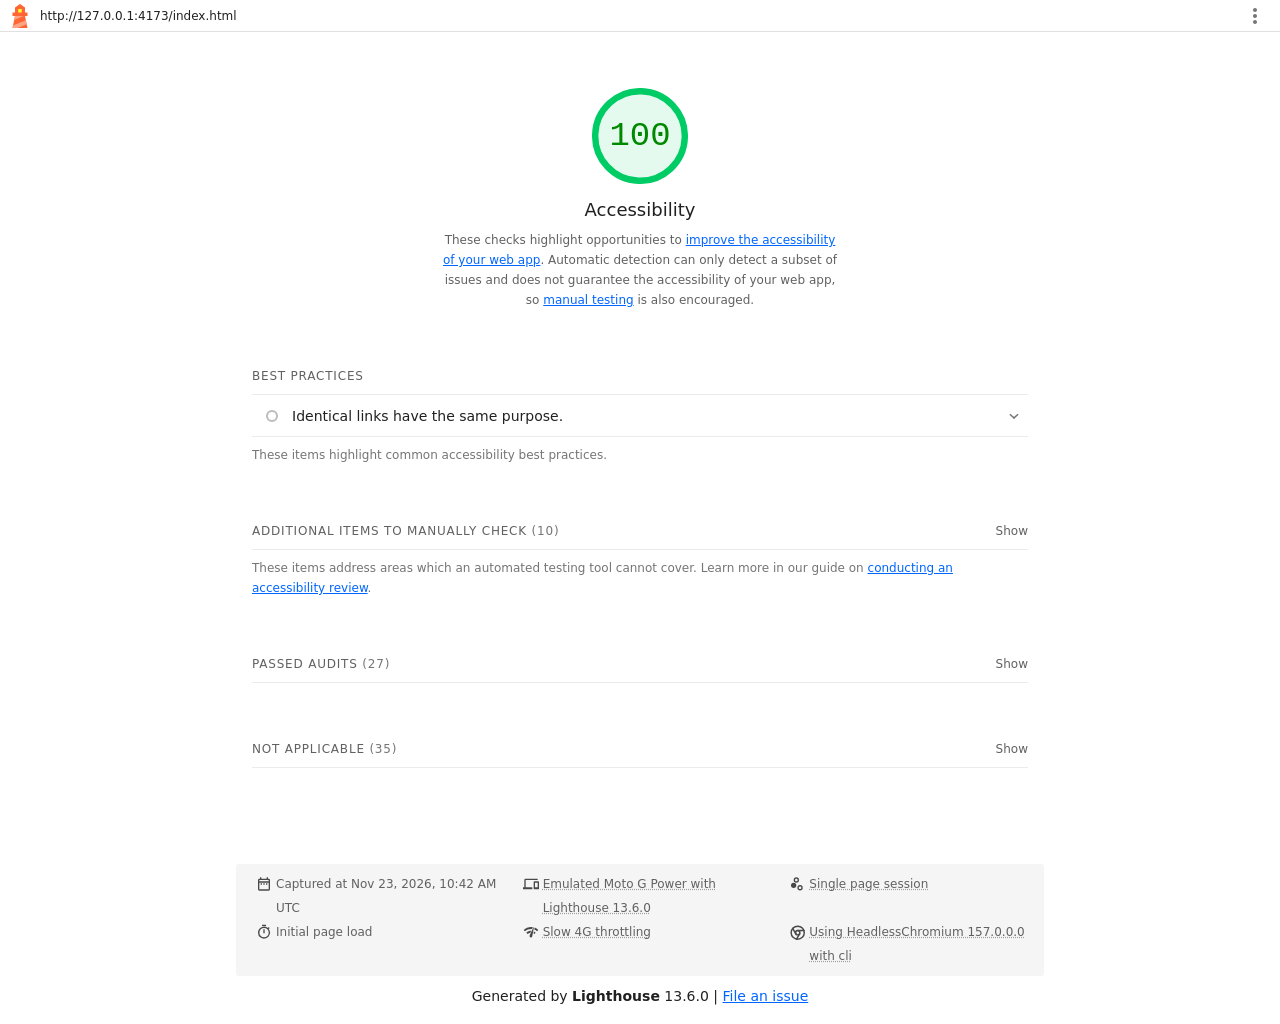
<file: lighthouse/accessibility-index.html>
<!--
@license
Copyright 2018 Google LLC
SPDX-License-Identifier: Apache-2.0
-->
<!doctype html>
<html lang="en">
<head>
  <meta charset="utf-8">
  <meta name="viewport" content="width=device-width, initial-scale=1, minimum-scale=1">
  <link rel="icon" href='data:image/svg+xml;utf8,<svg fill="none" xmlns="http://www.w3.org/2000/svg" viewBox="0 0 48 48"><path d="m14 7 10-7 10 7v10h5v7h-5l5 24H9l5-24H9v-7h5V7Z" fill="%23F63"/><path d="M31.561 24H14l-1.689 8.105L31.561 24ZM18.983 48H9l1.022-4.907L35.723 32.27l1.663 7.98L18.983 48Z" fill="%23FFA385"/><path fill="%23FF3" d="M20.5 10h7v7h-7z"/></svg>'>
  <title>Lighthouse Report</title>
  <style>body {margin: 0}</style>
</head>
<body>
  <noscript>Lighthouse report requires JavaScript. Please enable.</noscript>

  <div id="lh-log"></div>

  <script>window.__LIGHTHOUSE_JSON__ = {"lighthouseVersion":"13.6.0","requestedUrl":"http://127.0.0.1:4173/index.html","mainDocumentUrl":"http://127.0.0.1:4173/index.html","finalDisplayedUrl":"http://127.0.0.1:4173/index.html","finalUrl":"http://127.0.0.1:4173/index.html","fetchTime":"2026-11-23T10:42:24.347Z","gatherMode":"navigation","runWarnings":[],"userAgent":"Mozilla/5.0 (Macintosh; Intel Mac OS X 10_15_7) AppleWebKit/537.36 (KHTML, like Gecko) HeadlessChrome/157.0.0.0 Safari/537.36","environment":{"networkUserAgent":"Mozilla/5.0 (Linux; Android 11; moto g power (2022)) AppleWebKit/537.36 (KHTML, like Gecko) Chrome/157.0.0.0 Mobile Safari/537.36","hostUserAgent":"Mozilla/5.0 (Macintosh; Intel Mac OS X 10_15_7) AppleWebKit/537.36 (KHTML, like Gecko) HeadlessChrome/157.0.0.0 Safari/537.36","benchmarkIndex":4720.5,"credits":{"axe-core":"4.14.0"}},"audits":{"accesskeys":{"id":"accesskeys","title":"`[accesskey]` values are unique","description":"Access keys let users quickly focus a part of the page. For proper navigation, each access key must be unique. [Learn more about access keys](https://dequeuniversity.com/rules/axe/4.14/accesskeys).","score":null,"scoreDisplayMode":"notApplicable"},"aria-allowed-attr":{"id":"aria-allowed-attr","title":"`[aria-*]` attributes match their roles","description":"Each ARIA `role` supports a specific subset of `aria-*` attributes. Mismatching these invalidates the `aria-*` attributes. [Learn how to match ARIA attributes to their roles](https://dequeuniversity.com/rules/axe/4.14/aria-allowed-attr).","score":1,"scoreDisplayMode":"binary","details":{"type":"table","headings":[{"key":"node","valueType":"node","subItemsHeading":{"key":"relatedNode","valueType":"node"},"label":"Failing Elements"}],"items":[]}},"aria-allowed-role":{"id":"aria-allowed-role","title":"Uses ARIA roles only on compatible elements","description":"Many HTML elements can only be assigned certain ARIA roles. Using ARIA roles where they are not allowed can interfere with the accessibility of the web page. [Learn more about ARIA roles](https://dequeuniversity.com/rules/axe/4.14/aria-allowed-role).","score":null,"scoreDisplayMode":"notApplicable"},"aria-command-name":{"id":"aria-command-name","title":"`button`, `link`, and `menuitem` elements have accessible names","description":"When an element doesn't have an accessible name, screen readers announce it with a generic name, making it unusable for users who rely on screen readers. [Learn how to make command elements more accessible](https://dequeuniversity.com/rules/axe/4.14/aria-command-name).","score":null,"scoreDisplayMode":"notApplicable"},"aria-conditional-attr":{"id":"aria-conditional-attr","title":"ARIA attributes are used as specified for the element's role","description":"Some ARIA attributes are only allowed on an element under certain conditions. [Learn more about conditional ARIA attributes](https://dequeuniversity.com/rules/axe/4.14/aria-conditional-attr).","score":1,"scoreDisplayMode":"binary","details":{"type":"table","headings":[{"key":"node","valueType":"node","subItemsHeading":{"key":"relatedNode","valueType":"node"},"label":"Failing Elements"}],"items":[]}},"aria-deprecated-role":{"id":"aria-deprecated-role","title":"Deprecated ARIA roles were not used","description":"Deprecated ARIA roles may not be processed correctly by assistive technology. [Learn more about deprecated ARIA roles](https://dequeuniversity.com/rules/axe/4.14/aria-deprecated-role).","score":1,"scoreDisplayMode":"binary","details":{"type":"table","headings":[{"key":"node","valueType":"node","subItemsHeading":{"key":"relatedNode","valueType":"node"},"label":"Failing Elements"}],"items":[]}},"aria-dialog-name":{"id":"aria-dialog-name","title":"Elements with `role=\"dialog\"` or `role=\"alertdialog\"` have accessible names.","description":"ARIA dialog elements without accessible names may prevent screen readers users from discerning the purpose of these elements. [Learn how to make ARIA dialog elements more accessible](https://dequeuniversity.com/rules/axe/4.14/aria-dialog-name).","score":null,"scoreDisplayMode":"notApplicable"},"aria-hidden-body":{"id":"aria-hidden-body","title":"`[aria-hidden=\"true\"]` is not present on the document `\u003cbody>`","description":"Assistive technologies, like screen readers, work inconsistently when `aria-hidden=\"true\"` is set on the document `\u003cbody>`. [Learn how `aria-hidden` affects the document body](https://dequeuniversity.com/rules/axe/4.14/aria-hidden-body).","score":1,"scoreDisplayMode":"binary","details":{"type":"table","headings":[{"key":"node","valueType":"node","subItemsHeading":{"key":"relatedNode","valueType":"node"},"label":"Failing Elements"}],"items":[]}},"aria-hidden-focus":{"id":"aria-hidden-focus","title":"`[aria-hidden=\"true\"]` elements do not contain focusable descendents","description":"Focusable descendents within an `[aria-hidden=\"true\"]` element prevent those interactive elements from being available to users of assistive technologies like screen readers. [Learn how `aria-hidden` affects focusable elements](https://dequeuniversity.com/rules/axe/4.14/aria-hidden-focus).","score":1,"scoreDisplayMode":"binary","details":{"type":"table","headings":[{"key":"node","valueType":"node","subItemsHeading":{"key":"relatedNode","valueType":"node"},"label":"Failing Elements"}],"items":[]}},"aria-input-field-name":{"id":"aria-input-field-name","title":"ARIA input fields have accessible names","description":"When an input field doesn't have an accessible name, screen readers announce it with a generic name, making it unusable for users who rely on screen readers. [Learn more about input field labels](https://dequeuniversity.com/rules/axe/4.14/aria-input-field-name).","score":null,"scoreDisplayMode":"notApplicable"},"aria-meter-name":{"id":"aria-meter-name","title":"ARIA `meter` elements have accessible names","description":"When a meter element doesn't have an accessible name, screen readers announce it with a generic name, making it unusable for users who rely on screen readers. [Learn how to name `meter` elements](https://dequeuniversity.com/rules/axe/4.14/aria-meter-name).","score":null,"scoreDisplayMode":"notApplicable"},"aria-progressbar-name":{"id":"aria-progressbar-name","title":"ARIA `progressbar` elements have accessible names","description":"When a `progressbar` element doesn't have an accessible name, screen readers announce it with a generic name, making it unusable for users who rely on screen readers. [Learn how to label `progressbar` elements](https://dequeuniversity.com/rules/axe/4.14/aria-progressbar-name).","score":null,"scoreDisplayMode":"notApplicable"},"aria-prohibited-attr":{"id":"aria-prohibited-attr","title":"Elements use only permitted ARIA attributes","description":"Using ARIA attributes in roles where they are prohibited can mean that important information is not communicated to users of assistive technologies. [Learn more about prohibited ARIA roles](https://dequeuniversity.com/rules/axe/4.14/aria-prohibited-attr).","score":1,"scoreDisplayMode":"binary","details":{"type":"table","headings":[{"key":"node","valueType":"node","subItemsHeading":{"key":"relatedNode","valueType":"node"},"label":"Failing Elements"}],"items":[]}},"aria-required-attr":{"id":"aria-required-attr","title":"`[role]`s have all required `[aria-*]` attributes","description":"Some ARIA roles have required attributes that describe the state of the element to screen readers. [Learn more about roles and required attributes](https://dequeuniversity.com/rules/axe/4.14/aria-required-attr).","score":1,"scoreDisplayMode":"binary","details":{"type":"table","headings":[{"key":"node","valueType":"node","subItemsHeading":{"key":"relatedNode","valueType":"node"},"label":"Failing Elements"}],"items":[]}},"aria-required-children":{"id":"aria-required-children","title":"Elements with an ARIA `[role]` that require children to contain a specific `[role]` have all required children.","description":"Some ARIA parent roles must contain specific child roles to perform their intended accessibility functions. [Learn more about roles and required children elements](https://dequeuniversity.com/rules/axe/4.14/aria-required-children).","score":null,"scoreDisplayMode":"notApplicable"},"aria-required-parent":{"id":"aria-required-parent","title":"`[role]`s are contained by their required parent element","description":"Some ARIA child roles must be contained by specific parent roles to properly perform their intended accessibility functions. [Learn more about ARIA roles and required parent element](https://dequeuniversity.com/rules/axe/4.14/aria-required-parent).","score":null,"scoreDisplayMode":"notApplicable"},"aria-roles":{"id":"aria-roles","title":"`[role]` values are valid","description":"ARIA roles must have valid values in order to perform their intended accessibility functions. [Learn more about valid ARIA roles](https://dequeuniversity.com/rules/axe/4.14/aria-roles).","score":1,"scoreDisplayMode":"binary","details":{"type":"table","headings":[{"key":"node","valueType":"node","subItemsHeading":{"key":"relatedNode","valueType":"node"},"label":"Failing Elements"}],"items":[]}},"aria-text":{"id":"aria-text","title":"Elements with the `role=text` attribute do not have focusable descendents.","description":"Adding `role=text` around a text node split by markup enables VoiceOver to treat it as one phrase, but the element's focusable descendents will not be announced. [Learn more about the `role=text` attribute](https://dequeuniversity.com/rules/axe/4.14/aria-text).","score":null,"scoreDisplayMode":"notApplicable"},"aria-toggle-field-name":{"id":"aria-toggle-field-name","title":"ARIA toggle fields have accessible names","description":"When a toggle field doesn't have an accessible name, screen readers announce it with a generic name, making it unusable for users who rely on screen readers. [Learn more about toggle fields](https://dequeuniversity.com/rules/axe/4.14/aria-toggle-field-name).","score":null,"scoreDisplayMode":"notApplicable"},"aria-tooltip-name":{"id":"aria-tooltip-name","title":"ARIA `tooltip` elements have accessible names","description":"When a tooltip element doesn't have an accessible name, screen readers announce it with a generic name, making it unusable for users who rely on screen readers. [Learn how to name `tooltip` elements](https://dequeuniversity.com/rules/axe/4.14/aria-tooltip-name).","score":null,"scoreDisplayMode":"notApplicable"},"aria-treeitem-name":{"id":"aria-treeitem-name","title":"ARIA `treeitem` elements have accessible names","description":"When a `treeitem` element doesn't have an accessible name, screen readers announce it with a generic name, making it unusable for users who rely on screen readers. [Learn more about labeling `treeitem` elements](https://dequeuniversity.com/rules/axe/4.14/aria-treeitem-name).","score":null,"scoreDisplayMode":"notApplicable"},"aria-valid-attr-value":{"id":"aria-valid-attr-value","title":"`[aria-*]` attributes have valid values","description":"Assistive technologies, like screen readers, can't interpret ARIA attributes with invalid values. [Learn more about valid values for ARIA attributes](https://dequeuniversity.com/rules/axe/4.14/aria-valid-attr-value).","score":1,"scoreDisplayMode":"binary","details":{"type":"table","headings":[{"key":"node","valueType":"node","subItemsHeading":{"key":"relatedNode","valueType":"node"},"label":"Failing Elements"}],"items":[]}},"aria-valid-attr":{"id":"aria-valid-attr","title":"`[aria-*]` attributes are valid and not misspelled","description":"Assistive technologies, like screen readers, can't interpret ARIA attributes with invalid names. [Learn more about valid ARIA attributes](https://dequeuniversity.com/rules/axe/4.14/aria-valid-attr).","score":1,"scoreDisplayMode":"binary","details":{"type":"table","headings":[{"key":"node","valueType":"node","subItemsHeading":{"key":"relatedNode","valueType":"node"},"label":"Failing Elements"}],"items":[]}},"button-name":{"id":"button-name","title":"Buttons have an accessible name","description":"When a button doesn't have an accessible name, screen readers announce it as \"button\", making it unusable for users who rely on screen readers. [Learn how to make buttons more accessible](https://dequeuniversity.com/rules/axe/4.14/button-name).","score":1,"scoreDisplayMode":"binary","details":{"type":"table","headings":[{"key":"node","valueType":"node","subItemsHeading":{"key":"relatedNode","valueType":"node"},"label":"Failing Elements"}],"items":[]}},"bypass":{"id":"bypass","title":"The page contains a heading, skip link, or landmark region","description":"Adding ways to bypass repetitive content lets keyboard users navigate the page more efficiently. [Learn more about bypass blocks](https://dequeuniversity.com/rules/axe/4.14/bypass).","score":null,"scoreDisplayMode":"notApplicable"},"color-contrast":{"id":"color-contrast","title":"Background and foreground colors have a sufficient contrast ratio","description":"Low-contrast text is difficult or impossible for many users to read. [Learn how to provide sufficient color contrast](https://dequeuniversity.com/rules/axe/4.14/color-contrast).","score":1,"scoreDisplayMode":"binary","details":{"type":"table","headings":[{"key":"node","valueType":"node","subItemsHeading":{"key":"relatedNode","valueType":"node"},"label":"Failing Elements"}],"items":[]}},"definition-list":{"id":"definition-list","title":"`\u003cdl>`'s contain only properly-ordered `\u003cdt>` and `\u003cdd>` groups, `\u003cscript>`, `\u003ctemplate>` or `\u003cdiv>` elements.","description":"When definition lists are not properly marked up, screen readers may produce confusing or inaccurate output. [Learn how to structure definition lists correctly](https://dequeuniversity.com/rules/axe/4.14/definition-list).","score":null,"scoreDisplayMode":"notApplicable"},"dlitem":{"id":"dlitem","title":"Definition list items are wrapped in `\u003cdl>` elements","description":"Definition list items (`\u003cdt>` and `\u003cdd>`) must be wrapped in a parent `\u003cdl>` element to ensure that screen readers can properly announce them. [Learn how to structure definition lists correctly](https://dequeuniversity.com/rules/axe/4.14/dlitem).","score":null,"scoreDisplayMode":"notApplicable"},"document-title":{"id":"document-title","title":"Document has a `\u003ctitle>` element","description":"The title gives screen reader users an overview of the page, and search engine users rely on it heavily to determine if a page is relevant to their search. [Learn more about document titles](https://dequeuniversity.com/rules/axe/4.14/document-title).","score":1,"scoreDisplayMode":"binary","details":{"type":"table","headings":[{"key":"node","valueType":"node","subItemsHeading":{"key":"relatedNode","valueType":"node"},"label":"Failing Elements"}],"items":[]}},"duplicate-id-aria":{"id":"duplicate-id-aria","title":"ARIA IDs are unique","description":"The value of an ARIA ID must be unique to prevent other instances from being overlooked by assistive technologies. [Learn how to fix duplicate ARIA IDs](https://dequeuniversity.com/rules/axe/4.14/duplicate-id-aria).","score":null,"scoreDisplayMode":"notApplicable"},"empty-heading":{"id":"empty-heading","title":"All heading elements contain content.","description":"A heading with no content or inaccessible text prevent screen reader users from accessing information on the page's structure. [Learn more about headings](https://dequeuniversity.com/rules/axe/4.14/empty-heading).","score":null,"scoreDisplayMode":"notApplicable"},"form-field-multiple-labels":{"id":"form-field-multiple-labels","title":"No form fields have multiple labels","description":"Form fields with multiple labels can be confusingly announced by assistive technologies like screen readers which use either the first, the last, or all of the labels. [Learn how to use form labels](https://dequeuniversity.com/rules/axe/4.14/form-field-multiple-labels).","score":null,"scoreDisplayMode":"notApplicable"},"frame-title":{"id":"frame-title","title":"`\u003cframe>` or `\u003ciframe>` elements have a title","description":"Screen reader users rely on frame titles to describe the contents of frames. [Learn more about frame titles](https://dequeuniversity.com/rules/axe/4.14/frame-title).","score":null,"scoreDisplayMode":"notApplicable"},"heading-order":{"id":"heading-order","title":"Heading elements appear in a sequentially-descending order","description":"Properly ordered headings that do not skip levels convey the semantic structure of the page, making it easier to navigate and understand when using assistive technologies. [Learn more about heading order](https://dequeuniversity.com/rules/axe/4.14/heading-order).","score":1,"scoreDisplayMode":"binary","details":{"type":"table","headings":[{"key":"node","valueType":"node","subItemsHeading":{"key":"relatedNode","valueType":"node"},"label":"Failing Elements"}],"items":[]}},"html-has-lang":{"id":"html-has-lang","title":"`\u003chtml>` element has a `[lang]` attribute","description":"If a page doesn't specify a `lang` attribute, a screen reader assumes that the page is in the default language that the user chose when setting up the screen reader. If the page isn't actually in the default language, then the screen reader might not announce the page's text correctly. [Learn more about the `lang` attribute](https://dequeuniversity.com/rules/axe/4.14/html-has-lang).","score":1,"scoreDisplayMode":"binary","details":{"type":"table","headings":[{"key":"node","valueType":"node","subItemsHeading":{"key":"relatedNode","valueType":"node"},"label":"Failing Elements"}],"items":[]}},"html-lang-valid":{"id":"html-lang-valid","title":"`\u003chtml>` element has a valid value for its `[lang]` attribute","description":"Specifying a valid [BCP 47 language](https://www.w3.org/International/questions/qa-choosing-language-tags#question) helps screen readers announce text properly. [Learn how to use the `lang` attribute](https://dequeuniversity.com/rules/axe/4.14/html-lang-valid).","score":1,"scoreDisplayMode":"binary","details":{"type":"table","headings":[{"key":"node","valueType":"node","subItemsHeading":{"key":"relatedNode","valueType":"node"},"label":"Failing Elements"}],"items":[]}},"html-xml-lang-mismatch":{"id":"html-xml-lang-mismatch","title":"`\u003chtml>` element has an `[xml:lang]` attribute with the same base language as the `[lang]` attribute.","description":"If the webpage does not specify a consistent language, then the screen reader might not announce the page's text correctly. [Learn more about the `lang` attribute](https://dequeuniversity.com/rules/axe/4.14/html-xml-lang-mismatch).","score":null,"scoreDisplayMode":"notApplicable"},"identical-links-same-purpose":{"id":"identical-links-same-purpose","title":"Identical links have the same purpose.","description":"Links with the same destination should have the same description, to help users understand the link's purpose and decide whether to follow it. [Learn more about identical links](https://dequeuniversity.com/rules/axe/4.14/identical-links-same-purpose).","score":1,"scoreDisplayMode":"informative","details":{"type":"table","headings":[{"key":"node","valueType":"node","subItemsHeading":{"key":"relatedNode","valueType":"node"},"label":"Failing Elements"}],"items":[{"node":{"type":"node","lhId":"1-5-A","path":"1,HTML,1,BODY,3,MAIN,1,SECTION,0,DIV,2,DIV,0,ARTICLE,1,DIV,3,A","selector":"div.product-grid > article.product-card > div.product-card__body > a.product-card__more","boundingRect":{"top":1517,"bottom":1531,"left":26,"right":138,"width":112,"height":14},"snippet":"\u003ca class=\"product-card__more\" href=\"product.html?id=berry-party\">","nodeLabel":"Состав, вкусы и КБЖУ →","explanation":"Fix all of the following:\n  Check that links have the same purpose, or are intentionally ambiguous."},"subItems":{"type":"subitems","items":[{"relatedNode":{"type":"node","lhId":"1-6-A","path":"1,HTML,1,BODY,3,MAIN,1,SECTION,0,DIV,2,DIV,1,ARTICLE,1,DIV,3,A","selector":"div.product-grid > article.product-card > div.product-card__body > a.product-card__more","boundingRect":{"top":1517,"bottom":1531,"left":224,"right":336,"width":112,"height":14},"snippet":"\u003ca class=\"product-card__more\" href=\"product.html?id=sour-punch\">","nodeLabel":"Состав, вкусы и КБЖУ →"}},{"relatedNode":{"type":"node","lhId":"1-7-A","path":"1,HTML,1,BODY,3,MAIN,1,SECTION,0,DIV,2,DIV,2,ARTICLE,1,DIV,3,A","selector":"div.product-grid > article.product-card > div.product-card__body > a.product-card__more","boundingRect":{"top":1873,"bottom":1887,"left":26,"right":138,"width":112,"height":14},"snippet":"\u003ca class=\"product-card__more\" href=\"product.html?id=fruit-garden\">","nodeLabel":"Состав, вкусы и КБЖУ →"}},{"relatedNode":{"type":"node","lhId":"1-8-A","path":"1,HTML,1,BODY,3,MAIN,1,SECTION,0,DIV,2,DIV,3,ARTICLE,1,DIV,3,A","selector":"div.product-grid > article.product-card > div.product-card__body > a.product-card__more","boundingRect":{"top":1873,"bottom":1887,"left":224,"right":336,"width":112,"height":14},"snippet":"\u003ca class=\"product-card__more\" href=\"product.html?id=bear-party\">","nodeLabel":"Состав, вкусы и КБЖУ →"}}]}}],"debugData":{"type":"debugdata","impact":"minor","tags":["cat.semantics","wcag2aaa","wcag249"]}}},"image-alt":{"id":"image-alt","title":"Image elements have `[alt]` attributes","description":"Informative elements should aim for short, descriptive alternate text. Decorative elements can be ignored with an empty alt attribute. [Learn more about the `alt` attribute](https://dequeuniversity.com/rules/axe/4.14/image-alt).","score":1,"scoreDisplayMode":"binary","details":{"type":"table","headings":[{"key":"node","valueType":"node","subItemsHeading":{"key":"relatedNode","valueType":"node"},"label":"Failing Elements"}],"items":[]}},"image-redundant-alt":{"id":"image-redundant-alt","title":"Image elements do not have `[alt]` attributes that are redundant text.","description":"Informative elements should aim for short, descriptive alternative text. Alternative text that is exactly the same as the text adjacent to the link or image is potentially confusing for screen reader users, because the text will be read twice. [Learn more about the `alt` attribute](https://dequeuniversity.com/rules/axe/4.14/image-redundant-alt).","score":null,"scoreDisplayMode":"notApplicable"},"input-button-name":{"id":"input-button-name","title":"Input buttons have discernible text.","description":"Adding discernable and accessible text to input buttons may help screen reader users understand the purpose of the input button. [Learn more about input buttons](https://dequeuniversity.com/rules/axe/4.14/input-button-name).","score":null,"scoreDisplayMode":"notApplicable"},"input-image-alt":{"id":"input-image-alt","title":"`\u003cinput type=\"image\">` elements have `[alt]` text","description":"When an image is being used as an `\u003cinput>` button, providing alternative text can help screen reader users understand the purpose of the button. [Learn about input image alt text](https://dequeuniversity.com/rules/axe/4.14/input-image-alt).","score":null,"scoreDisplayMode":"notApplicable"},"label-content-name-mismatch":{"id":"label-content-name-mismatch","title":"Elements with visible text labels do not have matching accessible names.","description":"Visible text labels that do not match the accessible name can result in a confusing experience for screen reader users. [Learn more about accessible names](https://dequeuniversity.com/rules/axe/4.14/label-content-name-mismatch).","score":0,"scoreDisplayMode":"binary","details":{"type":"table","headings":[{"key":"node","valueType":"node","subItemsHeading":{"key":"relatedNode","valueType":"node"},"label":"Failing Elements"}],"items":[{"node":{"type":"node","lhId":"1-0-A","path":"1,HTML,1,BODY,3,MAIN,1,SECTION,0,DIV,2,DIV,0,ARTICLE,0,A","selector":"div.container > div.product-grid > article.product-card > a.product-card__media","boundingRect":{"top":1291,"bottom":1464,"left":15,"right":199,"width":184,"height":172},"snippet":"\u003ca class=\"product-card__media\" href=\"product.html?id=berry-party\" aria-label=\"Подробнее о наборе «Ягодная вечеринка»\">","nodeLabel":"Хит","explanation":"Fix any of the following:\n  Text inside the element is not included in the accessible name"}},{"node":{"type":"node","lhId":"1-1-A","path":"1,HTML,1,BODY,3,MAIN,1,SECTION,0,DIV,2,DIV,1,ARTICLE,0,A","selector":"div.container > div.product-grid > article.product-card > a.product-card__media","boundingRect":{"top":1291,"bottom":1464,"left":213,"right":397,"width":184,"height":172},"snippet":"\u003ca class=\"product-card__media\" href=\"product.html?id=sour-punch\" aria-label=\"Подробнее о наборе «Кислый удар»\">","nodeLabel":"Очень кислый","explanation":"Fix any of the following:\n  Text inside the element is not included in the accessible name"}},{"node":{"type":"node","lhId":"1-2-A","path":"1,HTML,1,BODY,3,MAIN,1,SECTION,0,DIV,2,DIV,2,ARTICLE,0,A","selector":"div.container > div.product-grid > article.product-card > a.product-card__media","boundingRect":{"top":1647,"bottom":1820,"left":15,"right":199,"width":184,"height":172},"snippet":"\u003ca class=\"product-card__media\" href=\"product.html?id=fruit-garden\" aria-label=\"Подробнее о наборе «Фруктовый сад»\">","nodeLabel":"Летний вкус","explanation":"Fix any of the following:\n  Text inside the element is not included in the accessible name"}},{"node":{"type":"node","lhId":"1-3-A","path":"1,HTML,1,BODY,3,MAIN,1,SECTION,0,DIV,2,DIV,3,ARTICLE,0,A","selector":"div.container > div.product-grid > article.product-card > a.product-card__media","boundingRect":{"top":1647,"bottom":1820,"left":213,"right":397,"width":184,"height":172},"snippet":"\u003ca class=\"product-card__media\" href=\"product.html?id=bear-party\" aria-label=\"Подробнее о наборе «Мишкин праздник»\">","nodeLabel":"Детям","explanation":"Fix any of the following:\n  Text inside the element is not included in the accessible name"}}],"debugData":{"type":"debugdata","impact":"serious","tags":["cat.semantics","wcag21a","wcag253","EN-301-549","EN-9.2.5.3","RGAAv4","RGAA-6.1.5"]}}},"label":{"id":"label","title":"Form elements have associated labels","description":"Labels ensure that form controls are announced properly by assistive technologies, like screen readers. [Learn more about form element labels](https://dequeuniversity.com/rules/axe/4.14/label).","score":null,"scoreDisplayMode":"notApplicable"},"landmark-one-main":{"id":"landmark-one-main","title":"Document has a main landmark.","description":"One main landmark helps screen reader users navigate a web page. [Learn more about landmarks](https://dequeuniversity.com/rules/axe/4.14/landmark-one-main).","score":1,"scoreDisplayMode":"binary","details":{"type":"table","headings":[{"key":"node","valueType":"node","subItemsHeading":{"key":"relatedNode","valueType":"node"},"label":"Failing Elements"}],"items":[]}},"link-name":{"id":"link-name","title":"Links have a discernible name","description":"Link text (and alternate text for images, when used as links) that is discernible, unique, and focusable improves the navigation experience for screen reader users. [Learn how to make links accessible](https://dequeuniversity.com/rules/axe/4.14/link-name).","score":1,"scoreDisplayMode":"binary","details":{"type":"table","headings":[{"key":"node","valueType":"node","subItemsHeading":{"key":"relatedNode","valueType":"node"},"label":"Failing Elements"}],"items":[]}},"link-in-text-block":{"id":"link-in-text-block","title":"Links are distinguishable without relying on color.","description":"Low-contrast text is difficult or impossible for many users to read. Link text that is discernible improves the experience for users with low vision. [Learn how to make links distinguishable](https://dequeuniversity.com/rules/axe/4.14/link-in-text-block).","score":null,"scoreDisplayMode":"notApplicable"},"list":{"id":"list","title":"Lists contain only `\u003cli>` elements and script supporting elements (`\u003cscript>` and `\u003ctemplate>`).","description":"Screen readers have a specific way of announcing lists. Ensuring proper list structure aids screen reader output. [Learn more about proper list structure](https://dequeuniversity.com/rules/axe/4.14/list).","score":1,"scoreDisplayMode":"binary","details":{"type":"table","headings":[{"key":"node","valueType":"node","subItemsHeading":{"key":"relatedNode","valueType":"node"},"label":"Failing Elements"}],"items":[]}},"listitem":{"id":"listitem","title":"List items (`\u003cli>`) are contained within `\u003cul>`, `\u003col>` or `\u003cmenu>` parent elements","description":"Screen readers require list items (`\u003cli>`) to be contained within a parent `\u003cul>`, `\u003col>` or `\u003cmenu>` to be announced properly. [Learn more about proper list structure](https://dequeuniversity.com/rules/axe/4.14/listitem).","score":1,"scoreDisplayMode":"binary","details":{"type":"table","headings":[{"key":"node","valueType":"node","subItemsHeading":{"key":"relatedNode","valueType":"node"},"label":"Failing Elements"}],"items":[]}},"meta-refresh":{"id":"meta-refresh","title":"The document does not use `\u003cmeta http-equiv=\"refresh\">`","description":"Users do not expect a page to refresh automatically, and doing so will move focus back to the top of the page. This may create a frustrating or confusing experience. [Learn more about the refresh meta tag](https://dequeuniversity.com/rules/axe/4.14/meta-refresh).","score":null,"scoreDisplayMode":"notApplicable"},"meta-viewport":{"id":"meta-viewport","title":"`[user-scalable=\"no\"]` is not used in the `\u003cmeta name=\"viewport\">` element and the `[maximum-scale]` attribute is not less than 5.","description":"Disabling zooming is problematic for users with low vision who rely on screen magnification to properly see the contents of a web page. [Learn more about the viewport meta tag](https://dequeuniversity.com/rules/axe/4.14/meta-viewport).","score":1,"scoreDisplayMode":"binary","details":{"type":"table","headings":[{"key":"node","valueType":"node","subItemsHeading":{"key":"relatedNode","valueType":"node"},"label":"Failing Elements"}],"items":[]}},"object-alt":{"id":"object-alt","title":"`\u003cobject>` elements have alternate text","description":"Screen readers cannot translate non-text content. Adding alternate text to `\u003cobject>` elements helps screen readers convey meaning to users. [Learn more about alt text for `object` elements](https://dequeuniversity.com/rules/axe/4.14/object-alt).","score":null,"scoreDisplayMode":"notApplicable"},"select-name":{"id":"select-name","title":"Select elements have associated label elements.","description":"Form elements without effective labels can create frustrating experiences for screen reader users. [Learn more about the `select` element](https://dequeuniversity.com/rules/axe/4.14/select-name).","score":null,"scoreDisplayMode":"notApplicable"},"skip-link":{"id":"skip-link","title":"Skip links are focusable.","description":"Including a skip link can help users skip to the main content to save time. [Learn more about skip links](https://dequeuniversity.com/rules/axe/4.14/skip-link).","score":1,"scoreDisplayMode":"binary","details":{"type":"table","headings":[{"key":"node","valueType":"node","subItemsHeading":{"key":"relatedNode","valueType":"node"},"label":"Failing Elements"}],"items":[]}},"tabindex":{"id":"tabindex","title":"No element has a `[tabindex]` value greater than 0","description":"A value greater than 0 implies an explicit navigation ordering. Although technically valid, this often creates frustrating experiences for users who rely on assistive technologies. [Learn more about the `tabindex` attribute](https://dequeuniversity.com/rules/axe/4.14/tabindex).","score":1,"scoreDisplayMode":"binary","details":{"type":"table","headings":[{"key":"node","valueType":"node","subItemsHeading":{"key":"relatedNode","valueType":"node"},"label":"Failing Elements"}],"items":[]}},"table-duplicate-name":{"id":"table-duplicate-name","title":"Tables have different content in the summary attribute and `\u003ccaption>`.","description":"The summary attribute should describe the table structure, while `\u003ccaption>` should have the onscreen title. Accurate table mark-up helps users of screen readers. [Learn more about summary and caption](https://dequeuniversity.com/rules/axe/4.14/table-duplicate-name).","score":null,"scoreDisplayMode":"notApplicable"},"table-fake-caption":{"id":"table-fake-caption","title":"Tables use `\u003ccaption>` instead of cells with the `[colspan]` attribute to indicate a caption.","description":"Screen readers have features to make navigating tables easier. Ensuring that tables use the actual caption element instead of cells with the `[colspan]` attribute may improve the experience for screen reader users. [Learn more about captions](https://dequeuniversity.com/rules/axe/4.14/table-fake-caption).","score":null,"scoreDisplayMode":"notApplicable"},"target-size":{"id":"target-size","title":"Touch targets have sufficient size and spacing.","description":"Touch targets with sufficient size and spacing help users who may have difficulty targeting small controls to activate the targets. [Learn more about touch targets](https://dequeuniversity.com/rules/axe/4.14/target-size).","score":1,"scoreDisplayMode":"binary","details":{"type":"table","headings":[{"key":"node","valueType":"node","subItemsHeading":{"key":"relatedNode","valueType":"node"},"label":"Failing Elements"}],"items":[]}},"td-has-header":{"id":"td-has-header","title":"`\u003ctd>` elements in a large `\u003ctable>` have one or more table headers.","description":"Screen readers have features to make navigating tables easier. Ensuring that `\u003ctd>` elements in a large table (3 or more cells in width and height) have an associated table header may improve the experience for screen reader users. [Learn more about table headers](https://dequeuniversity.com/rules/axe/4.14/td-has-header).","score":null,"scoreDisplayMode":"notApplicable"},"td-headers-attr":{"id":"td-headers-attr","title":"Cells in a `\u003ctable>` element that use the `[headers]` attribute refer to table cells within the same table.","description":"Screen readers have features to make navigating tables easier. Ensuring `\u003ctd>` cells using the `[headers]` attribute only refer to other cells in the same table may improve the experience for screen reader users. [Learn more about the `headers` attribute](https://dequeuniversity.com/rules/axe/4.14/td-headers-attr).","score":null,"scoreDisplayMode":"notApplicable"},"th-has-data-cells":{"id":"th-has-data-cells","title":"`\u003cth>` elements and elements with `[role=\"columnheader\"/\"rowheader\"]` have data cells they describe.","description":"Screen readers have features to make navigating tables easier. Ensuring table headers always refer to some set of cells may improve the experience for screen reader users. [Learn more about table headers](https://dequeuniversity.com/rules/axe/4.14/th-has-data-cells).","score":null,"scoreDisplayMode":"notApplicable"},"valid-lang":{"id":"valid-lang","title":"`[lang]` attributes have a valid value","description":"Specifying a valid [BCP 47 language](https://www.w3.org/International/questions/qa-choosing-language-tags#question) on elements helps ensure that text is pronounced correctly by a screen reader. [Learn how to use the `lang` attribute](https://dequeuniversity.com/rules/axe/4.14/valid-lang).","score":null,"scoreDisplayMode":"notApplicable"},"video-caption":{"id":"video-caption","title":"`\u003cvideo>` elements contain a `\u003ctrack>` element with `[kind=\"captions\"]`","description":"When a video provides a caption it is easier for deaf and hearing impaired users to access its information. [Learn more about video captions](https://dequeuniversity.com/rules/axe/4.14/video-caption).","score":null,"scoreDisplayMode":"notApplicable"},"custom-controls-labels":{"id":"custom-controls-labels","title":"Custom controls have associated labels","description":"Custom interactive controls have associated labels, provided by aria-label or aria-labelledby. [Learn more about custom controls and labels](https://developer.chrome.com/docs/lighthouse/accessibility/custom-controls-labels/).","score":null,"scoreDisplayMode":"manual"},"custom-controls-roles":{"id":"custom-controls-roles","title":"Custom controls have ARIA roles","description":"Custom interactive controls have appropriate ARIA roles. [Learn how to add roles to custom controls](https://developer.chrome.com/docs/lighthouse/accessibility/custom-control-roles/).","score":null,"scoreDisplayMode":"manual"},"focus-traps":{"id":"focus-traps","title":"User focus is not accidentally trapped in a region","description":"A user can tab into and out of any control or region without accidentally trapping their focus. [Learn how to avoid focus traps](https://developer.chrome.com/docs/lighthouse/accessibility/focus-traps/).","score":null,"scoreDisplayMode":"manual"},"focusable-controls":{"id":"focusable-controls","title":"Interactive controls are keyboard focusable","description":"Custom interactive controls are keyboard focusable and display a focus indicator. [Learn how to make custom controls focusable](https://developer.chrome.com/docs/lighthouse/accessibility/focusable-controls/).","score":null,"scoreDisplayMode":"manual"},"interactive-element-affordance":{"id":"interactive-element-affordance","title":"Interactive elements indicate their purpose and state","description":"Interactive elements, such as links and buttons, should indicate their state and be distinguishable from non-interactive elements. [Learn how to decorate interactive elements with affordance hints](https://developer.chrome.com/docs/lighthouse/accessibility/interactive-element-affordance/).","score":null,"scoreDisplayMode":"manual"},"logical-tab-order":{"id":"logical-tab-order","title":"The page has a logical tab order","description":"Tabbing through the page follows the visual layout. Users cannot focus elements that are offscreen. [Learn more about logical tab ordering](https://developer.chrome.com/docs/lighthouse/accessibility/logical-tab-order/).","score":null,"scoreDisplayMode":"manual"},"managed-focus":{"id":"managed-focus","title":"The user's focus is directed to new content added to the page","description":"If new content, such as a dialog, is added to the page, the user's focus is directed to it. [Learn how to direct focus to new content](https://developer.chrome.com/docs/lighthouse/accessibility/managed-focus/).","score":null,"scoreDisplayMode":"manual"},"offscreen-content-hidden":{"id":"offscreen-content-hidden","title":"Offscreen content is hidden from assistive technology","description":"Offscreen content is hidden with display: none or aria-hidden=true. [Learn how to properly hide offscreen content](https://developer.chrome.com/docs/lighthouse/accessibility/offscreen-content-hidden/).","score":null,"scoreDisplayMode":"manual"},"use-landmarks":{"id":"use-landmarks","title":"HTML5 landmark elements are used to improve navigation","description":"Landmark elements (`\u003cmain>`, `\u003cnav>`, etc.) are used to improve the keyboard navigation of the page for assistive technology. [Learn more about landmark elements](https://developer.chrome.com/docs/lighthouse/accessibility/use-landmarks/).","score":null,"scoreDisplayMode":"manual"},"visual-order-follows-dom":{"id":"visual-order-follows-dom","title":"Visual order on the page follows DOM order","description":"DOM order matches the visual order, improving navigation for assistive technology. [Learn more about DOM and visual ordering](https://developer.chrome.com/docs/lighthouse/accessibility/visual-order-follows-dom/).","score":null,"scoreDisplayMode":"manual"},"autocomplete-valid":{"id":"autocomplete-valid","title":"`autocomplete` attributes are used correctly","description":"The `autocomplete` attribute values must be valid and correctly applied for screen readers to function correctly. [Learn more about valid autocomplete values](https://dequeuniversity.com/rules/axe/4.14/autocomplete-valid).","score":null,"scoreDisplayMode":"notApplicable"},"presentation-role-conflict":{"id":"presentation-role-conflict","title":"Elements with `role=\"none\"` or `role=\"presentation\"` do not have conflicts","description":"There are certain cases where the semantic role of an element with `role=\"none\"` or `role=\"presentation\"` does not resolve to none or presentation. To ensure the element remains removed from the accessibility tree, you should not add any global ARIA attributes to the element or make it focusable. [Learn more about presentation role conflict](https://dequeuniversity.com/rules/axe/4.14/presentation-role-conflict).","score":1,"scoreDisplayMode":"binary","details":{"type":"table","headings":[{"key":"node","valueType":"node","subItemsHeading":{"key":"relatedNode","valueType":"node"},"label":"Failing Elements"}],"items":[]}},"svg-img-alt":{"id":"svg-img-alt","title":"SVG elements with an `img` role have an accessible text alternative","description":"Ensures SVG elements with an `img`, `graphics-document` or `graphics-symbol` role have an accessible text alternative. [Learn more about SVG alt text](https://dequeuniversity.com/rules/axe/4.14/svg-img-alt).","score":1,"scoreDisplayMode":"binary","details":{"type":"table","headings":[{"key":"node","valueType":"node","subItemsHeading":{"key":"relatedNode","valueType":"node"},"label":"Failing Elements"}],"items":[]}}},"configSettings":{"output":["html"],"maxWaitForFcp":30000,"maxWaitForLoad":45000,"pauseAfterFcpMs":1000,"pauseAfterLoadMs":1000,"networkQuietThresholdMs":1000,"cpuQuietThresholdMs":1000,"formFactor":"mobile","throttling":{"rttMs":150,"throughputKbps":1638.4,"requestLatencyMs":562.5,"downloadThroughputKbps":1474.5600000000002,"uploadThroughputKbps":675,"cpuSlowdownMultiplier":4},"throttlingMethod":"simulate","screenEmulation":{"mobile":true,"width":412,"height":823,"deviceScaleFactor":1.75,"disabled":false},"emulatedUserAgent":"Mozilla/5.0 (Linux; Android 11; moto g power (2022)) AppleWebKit/537.36 (KHTML, like Gecko) Chrome/136.0.0.0 Mobile Safari/537.36","auditMode":false,"gatherMode":false,"clearStorageTypes":["file_systems","shader_cache","service_workers","cache_storage"],"disableStorageReset":false,"debugNavigation":false,"channel":"cli","usePassiveGathering":false,"disableFullPageScreenshot":false,"skipAboutBlank":false,"blankPage":"about:blank","ignoreStatusCode":false,"locale":"en-US","blockedUrlPatterns":null,"additionalTraceCategories":null,"extraHeaders":null,"precomputedLanternData":null,"onlyAudits":null,"onlyCategories":["accessibility"],"skipAudits":null},"categories":{"accessibility":{"title":"Accessibility","description":"These checks highlight opportunities to [improve the accessibility of your web app](https://developer.chrome.com/docs/lighthouse/accessibility/). Automatic detection can only detect a subset of issues and does not guarantee the accessibility of your web app, so [manual testing](https://web.dev/articles/how-to-review) is also encouraged.","manualDescription":"These items address areas which an automated testing tool cannot cover. Learn more in our guide on [conducting an accessibility review](https://web.dev/articles/how-to-review).","supportedModes":["navigation","snapshot"],"auditRefs":[{"id":"accesskeys","weight":0,"group":"a11y-navigation"},{"id":"aria-allowed-attr","weight":10,"group":"a11y-aria"},{"id":"aria-command-name","weight":0,"group":"a11y-aria"},{"id":"aria-conditional-attr","weight":7,"group":"a11y-aria"},{"id":"aria-deprecated-role","weight":1,"group":"a11y-aria"},{"id":"aria-dialog-name","weight":0,"group":"a11y-aria"},{"id":"aria-hidden-body","weight":10,"group":"a11y-aria"},{"id":"aria-hidden-focus","weight":7,"group":"a11y-aria"},{"id":"aria-input-field-name","weight":0,"group":"a11y-aria"},{"id":"aria-meter-name","weight":0,"group":"a11y-aria"},{"id":"aria-progressbar-name","weight":0,"group":"a11y-aria"},{"id":"aria-prohibited-attr","weight":7,"group":"a11y-aria"},{"id":"aria-required-attr","weight":10,"group":"a11y-aria"},{"id":"aria-required-children","weight":0,"group":"a11y-aria"},{"id":"aria-required-parent","weight":0,"group":"a11y-aria"},{"id":"aria-roles","weight":10,"group":"a11y-aria"},{"id":"aria-text","weight":0,"group":"a11y-aria"},{"id":"aria-toggle-field-name","weight":0,"group":"a11y-aria"},{"id":"aria-tooltip-name","weight":0,"group":"a11y-aria"},{"id":"aria-treeitem-name","weight":0,"group":"a11y-aria"},{"id":"aria-valid-attr-value","weight":10,"group":"a11y-aria"},{"id":"aria-valid-attr","weight":10,"group":"a11y-aria"},{"id":"button-name","weight":10,"group":"a11y-names-labels"},{"id":"bypass","weight":0,"group":"a11y-navigation"},{"id":"color-contrast","weight":7,"group":"a11y-color-contrast"},{"id":"definition-list","weight":0,"group":"a11y-tables-lists"},{"id":"dlitem","weight":0,"group":"a11y-tables-lists"},{"id":"document-title","weight":7,"group":"a11y-names-labels"},{"id":"duplicate-id-aria","weight":0,"group":"a11y-aria"},{"id":"form-field-multiple-labels","weight":0,"group":"a11y-names-labels"},{"id":"frame-title","weight":0,"group":"a11y-names-labels"},{"id":"heading-order","weight":3,"group":"a11y-navigation"},{"id":"html-has-lang","weight":7,"group":"a11y-language"},{"id":"html-lang-valid","weight":7,"group":"a11y-language"},{"id":"html-xml-lang-mismatch","weight":0,"group":"a11y-language"},{"id":"image-alt","weight":10,"group":"a11y-names-labels"},{"id":"input-button-name","weight":0,"group":"a11y-names-labels"},{"id":"input-image-alt","weight":0,"group":"a11y-names-labels"},{"id":"label","weight":0,"group":"a11y-names-labels"},{"id":"link-in-text-block","weight":0,"group":"a11y-color-contrast"},{"id":"link-name","weight":7,"group":"a11y-names-labels"},{"id":"list","weight":7,"group":"a11y-tables-lists"},{"id":"listitem","weight":7,"group":"a11y-tables-lists"},{"id":"meta-refresh","weight":0,"group":"a11y-best-practices"},{"id":"meta-viewport","weight":10,"group":"a11y-best-practices"},{"id":"object-alt","weight":0,"group":"a11y-names-labels"},{"id":"select-name","weight":0,"group":"a11y-names-labels"},{"id":"skip-link","weight":3,"group":"a11y-names-labels"},{"id":"tabindex","weight":7,"group":"a11y-navigation"},{"id":"target-size","weight":7,"group":"a11y-best-practices"},{"id":"td-headers-attr","weight":0,"group":"a11y-tables-lists"},{"id":"th-has-data-cells","weight":0,"group":"a11y-tables-lists"},{"id":"valid-lang","weight":0,"group":"a11y-language"},{"id":"video-caption","weight":0,"group":"a11y-audio-video"},{"id":"landmark-one-main","weight":3,"group":"a11y-best-practices"},{"id":"autocomplete-valid","weight":0,"group":"a11y-best-practices"},{"id":"presentation-role-conflict","weight":1,"group":"a11y-best-practices"},{"id":"svg-img-alt","weight":1,"group":"a11y-best-practices"},{"id":"focusable-controls","weight":0},{"id":"interactive-element-affordance","weight":0},{"id":"logical-tab-order","weight":0},{"id":"visual-order-follows-dom","weight":0},{"id":"focus-traps","weight":0},{"id":"managed-focus","weight":0},{"id":"use-landmarks","weight":0},{"id":"offscreen-content-hidden","weight":0},{"id":"custom-controls-labels","weight":0},{"id":"custom-controls-roles","weight":0},{"id":"table-duplicate-name","weight":0,"group":"a11y-best-practices"},{"id":"empty-heading","weight":0,"group":"a11y-best-practices"},{"id":"aria-allowed-role","weight":0,"group":"a11y-best-practices"},{"id":"image-redundant-alt","weight":0,"group":"a11y-names-labels"},{"id":"identical-links-same-purpose","weight":0,"group":"a11y-best-practices"},{"id":"label-content-name-mismatch","weight":0,"group":"hidden"},{"id":"table-fake-caption","weight":0,"group":"hidden"},{"id":"td-has-header","weight":0,"group":"hidden"}],"id":"accessibility","score":1}},"categoryGroups":{"metrics":{"title":"Metrics"},"insights":{"title":"Insights","description":"These insights are also available in the Chrome DevTools Performance Panel - [record a trace](https://developer.chrome.com/docs/devtools/performance/reference) to view more detailed information."},"diagnostics":{"title":"Diagnostics","description":"More information about the performance of your application. These numbers don't [directly affect](https://developer.chrome.com/docs/lighthouse/performance/performance-scoring/) the Performance score."},"a11y-best-practices":{"title":"Best practices","description":"These items highlight common accessibility best practices."},"a11y-color-contrast":{"title":"Contrast","description":"These are opportunities to improve the legibility of your content."},"a11y-names-labels":{"title":"Names and labels","description":"These are opportunities to improve the semantics of the controls in your application. This may enhance the experience for users of assistive technology, like a screen reader."},"a11y-navigation":{"title":"Navigation","description":"These are opportunities to improve keyboard navigation in your application."},"a11y-aria":{"title":"ARIA","description":"These are opportunities to improve the usage of ARIA in your application which may enhance the experience for users of assistive technology, like a screen reader."},"a11y-language":{"title":"Internationalization and localization","description":"These are opportunities to improve the interpretation of your content by users in different locales."},"a11y-audio-video":{"title":"Audio and video","description":"These are opportunities to provide alternative content for audio and video. This may improve the experience for users with hearing or vision impairments."},"a11y-tables-lists":{"title":"Tables and lists","description":"These are opportunities to improve the experience of reading tabular or list data using assistive technology, like a screen reader."},"seo-mobile":{"title":"Mobile Friendly","description":"Make sure your pages are mobile friendly so users don’t have to pinch or zoom in order to read the content pages. [Learn how to make pages mobile-friendly](https://developers.google.com/search/mobile-sites/)."},"seo-content":{"title":"Content Best Practices","description":"Format your HTML in a way that enables crawlers to better understand your app’s content."},"seo-crawl":{"title":"Crawling and Indexing","description":"To appear in search results, crawlers need access to your app."},"best-practices-trust-safety":{"title":"Trust and Safety"},"best-practices-ux":{"title":"User Experience"},"best-practices-browser-compat":{"title":"Browser Compatibility"},"best-practices-general":{"title":"General"},"webmcp":{"title":"WebMCP","description":"Audits validating WebMCP integration."},"agent-accessibility":{"title":"Agent Accessibility","description":"These audits highlight best practices for improving the accessibility of the website for AI agents."},"agent-discoverability":{"title":"Agent Discoverability","description":"These audits validate that websites expose discoverable resources, documentation, and catalogs for AI agents."},"hidden":{"title":""}},"stackPacks":[],"entities":[{"name":"127.0.0.1","origins":["http://127.0.0.1:4173"],"isFirstParty":true,"isUnrecognized":true}],"fullPageScreenshot":{"screenshot":{"data":"[data-uri]","width":412,"height":3453},"nodes":{"1-0-A":{"id":"","top":4961,"bottom":5134,"left":15,"right":199,"width":184,"height":172},"1-1-A":{"id":"","top":4961,"bottom":5134,"left":213,"right":397,"width":184,"height":172},"1-2-A":{"id":"","top":5317,"bottom":5490,"left":15,"right":199,"width":184,"height":172},"1-3-A":{"id":"","top":5317,"bottom":5490,"left":213,"right":397,"width":184,"height":172},"1-4-DIV":{"id":"","top":1827,"bottom":2176,"left":14,"right":398,"width":384,"height":349},"1-5-A":{"id":"","top":5187,"bottom":5201,"left":26,"right":138,"width":112,"height":14},"1-6-A":{"id":"","top":5187,"bottom":5201,"left":224,"right":336,"width":112,"height":14},"1-7-A":{"id":"","top":5543,"bottom":5557,"left":26,"right":138,"width":112,"height":14},"1-8-A":{"id":"","top":5543,"bottom":5557,"left":224,"right":336,"width":112,"height":14}}},"timing":{"entries":[{"startTime":752.32,"name":"lh:config","duration":159.92,"entryType":"measure"},{"startTime":753.8,"name":"lh:config:resolveArtifactsToDefns","duration":29.24,"entryType":"measure"},{"startTime":912.3,"name":"lh:runner:gather","duration":4760.46,"entryType":"measure"},{"startTime":950.73,"name":"lh:driver:connect","duration":1.9,"entryType":"measure"},{"startTime":952.73,"name":"lh:driver:navigate","duration":2.43,"entryType":"measure"},{"startTime":955.37,"name":"lh:gather:getBenchmarkIndex","duration":1001.58,"entryType":"measure"},{"startTime":1957.12,"name":"lh:gather:getVersion","duration":0.38,"entryType":"measure"},{"startTime":1957.53,"name":"lh:gather:getDevicePixelRatio","duration":0.44,"entryType":"measure"},{"startTime":1958.67,"name":"lh:prepare:navigationMode","duration":28.53,"entryType":"measure"},{"startTime":1958.95,"name":"lh:gather:getVersion","duration":0.17,"entryType":"measure"},{"startTime":1964.86,"name":"lh:storage:clearDataForOrigin","duration":17.4,"entryType":"measure"},{"startTime":1982.31,"name":"lh:storage:clearBrowserCaches","duration":4.32,"entryType":"measure"},{"startTime":1986.89,"name":"lh:gather:prepareThrottlingAndNetwork","duration":0.3,"entryType":"measure"},{"startTime":1992.19,"name":"lh:driver:navigate","duration":2385.9,"entryType":"measure"},{"startTime":4381.31,"name":"lh:computed:NetworkRecords","duration":1.38,"entryType":"measure"},{"startTime":4383.09,"name":"lh:gather:getArtifact:DevtoolsLog","duration":0.02,"entryType":"measure"},{"startTime":4383.12,"name":"lh:gather:getArtifact:Accessibility","duration":108.81,"entryType":"measure"},{"startTime":4492.06,"name":"lh:gather:getArtifact:NetworkUserAgent","duration":0.05,"entryType":"measure"},{"startTime":4492.11,"name":"lh:gather:getArtifact:Stacks","duration":4.23,"entryType":"measure"},{"startTime":4492.17,"name":"lh:gather:collectStacks","duration":4.16,"entryType":"measure"},{"startTime":4496.35,"name":"lh:gather:getArtifact:FullPageScreenshot","duration":1170.47,"entryType":"measure"},{"startTime":5664.97,"name":"lh:gather:getVersion","duration":0.46,"entryType":"measure"},{"startTime":5672.91,"name":"lh:runner:audit","duration":50.01,"entryType":"measure"},{"startTime":5673,"name":"lh:runner:auditing","duration":49.71,"entryType":"measure"},{"startTime":5673.44,"name":"lh:audit:accesskeys","duration":0.34,"entryType":"measure"},{"startTime":5673.85,"name":"lh:audit:aria-allowed-attr","duration":0.86,"entryType":"measure"},{"startTime":5674.78,"name":"lh:audit:aria-allowed-role","duration":0.88,"entryType":"measure"},{"startTime":5675.75,"name":"lh:audit:aria-command-name","duration":0.25,"entryType":"measure"},{"startTime":5676.06,"name":"lh:audit:aria-conditional-attr","duration":0.92,"entryType":"measure"},{"startTime":5677.06,"name":"lh:audit:aria-deprecated-role","duration":0.79,"entryType":"measure"},{"startTime":5677.92,"name":"lh:audit:aria-dialog-name","duration":0.26,"entryType":"measure"},{"startTime":5678.25,"name":"lh:audit:aria-hidden-body","duration":0.83,"entryType":"measure"},{"startTime":5679.15,"name":"lh:audit:aria-hidden-focus","duration":0.76,"entryType":"measure"},{"startTime":5679.99,"name":"lh:audit:aria-input-field-name","duration":0.24,"entryType":"measure"},{"startTime":5680.28,"name":"lh:audit:aria-meter-name","duration":0.24,"entryType":"measure"},{"startTime":5680.58,"name":"lh:audit:aria-progressbar-name","duration":0.26,"entryType":"measure"},{"startTime":5680.89,"name":"lh:audit:aria-prohibited-attr","duration":0.69,"entryType":"measure"},{"startTime":5681.63,"name":"lh:audit:aria-required-attr","duration":0.7,"entryType":"measure"},{"startTime":5682.39,"name":"lh:audit:aria-required-children","duration":0.28,"entryType":"measure"},{"startTime":5682.73,"name":"lh:audit:aria-required-parent","duration":0.28,"entryType":"measure"},{"startTime":5683.05,"name":"lh:audit:aria-roles","duration":0.67,"entryType":"measure"},{"startTime":5683.78,"name":"lh:audit:aria-text","duration":0.3,"entryType":"measure"},{"startTime":5684.13,"name":"lh:audit:aria-toggle-field-name","duration":0.31,"entryType":"measure"},{"startTime":5684.5,"name":"lh:audit:aria-tooltip-name","duration":0.33,"entryType":"measure"},{"startTime":5684.89,"name":"lh:audit:aria-treeitem-name","duration":0.36,"entryType":"measure"},{"startTime":5685.3,"name":"lh:audit:aria-valid-attr-value","duration":0.71,"entryType":"measure"},{"startTime":5686.07,"name":"lh:audit:aria-valid-attr","duration":0.72,"entryType":"measure"},{"startTime":5686.84,"name":"lh:audit:button-name","duration":0.71,"entryType":"measure"},{"startTime":5687.6,"name":"lh:audit:bypass","duration":0.73,"entryType":"measure"},{"startTime":5688.39,"name":"lh:audit:color-contrast","duration":0.72,"entryType":"measure"},{"startTime":5689.17,"name":"lh:audit:definition-list","duration":0.4,"entryType":"measure"},{"startTime":5689.63,"name":"lh:audit:dlitem","duration":0.38,"entryType":"measure"},{"startTime":5690.06,"name":"lh:audit:document-title","duration":2.65,"entryType":"measure"},{"startTime":5692.77,"name":"lh:audit:duplicate-id-aria","duration":0.73,"entryType":"measure"},{"startTime":5693.55,"name":"lh:audit:empty-heading","duration":0.83,"entryType":"measure"},{"startTime":5694.45,"name":"lh:audit:form-field-multiple-labels","duration":0.42,"entryType":"measure"},{"startTime":5694.94,"name":"lh:audit:frame-title","duration":0.43,"entryType":"measure"},{"startTime":5695.43,"name":"lh:audit:heading-order","duration":0.74,"entryType":"measure"},{"startTime":5696.23,"name":"lh:audit:html-has-lang","duration":0.73,"entryType":"measure"},{"startTime":5697.01,"name":"lh:audit:html-lang-valid","duration":0.71,"entryType":"measure"},{"startTime":5697.78,"name":"lh:audit:html-xml-lang-mismatch","duration":0.45,"entryType":"measure"},{"startTime":5698.28,"name":"lh:audit:identical-links-same-purpose","duration":0.86,"entryType":"measure"},{"startTime":5699.19,"name":"lh:audit:image-alt","duration":0.69,"entryType":"measure"},{"startTime":5699.94,"name":"lh:audit:image-redundant-alt","duration":0.78,"entryType":"measure"},{"startTime":5700.77,"name":"lh:audit:input-button-name","duration":0.44,"entryType":"measure"},{"startTime":5701.26,"name":"lh:audit:input-image-alt","duration":0.46,"entryType":"measure"},{"startTime":5701.78,"name":"lh:audit:label-content-name-mismatch","duration":0.73,"entryType":"measure"},{"startTime":5702.57,"name":"lh:audit:label","duration":0.49,"entryType":"measure"},{"startTime":5703.11,"name":"lh:audit:landmark-one-main","duration":3.36,"entryType":"measure"},{"startTime":5706.52,"name":"lh:audit:link-name","duration":0.64,"entryType":"measure"},{"startTime":5707.22,"name":"lh:audit:link-in-text-block","duration":0.44,"entryType":"measure"},{"startTime":5707.71,"name":"lh:audit:list","duration":0.65,"entryType":"measure"},{"startTime":5708.41,"name":"lh:audit:listitem","duration":0.67,"entryType":"measure"},{"startTime":5709.13,"name":"lh:audit:meta-refresh","duration":0.48,"entryType":"measure"},{"startTime":5709.66,"name":"lh:audit:meta-viewport","duration":0.7,"entryType":"measure"},{"startTime":5710.41,"name":"lh:audit:object-alt","duration":0.46,"entryType":"measure"},{"startTime":5710.92,"name":"lh:audit:select-name","duration":0.46,"entryType":"measure"},{"startTime":5711.42,"name":"lh:audit:skip-link","duration":0.59,"entryType":"measure"},{"startTime":5712.06,"name":"lh:audit:tabindex","duration":0.63,"entryType":"measure"},{"startTime":5712.74,"name":"lh:audit:table-duplicate-name","duration":0.51,"entryType":"measure"},{"startTime":5713.3,"name":"lh:audit:table-fake-caption","duration":0.53,"entryType":"measure"},{"startTime":5713.88,"name":"lh:audit:target-size","duration":0.62,"entryType":"measure"},{"startTime":5714.55,"name":"lh:audit:td-has-header","duration":0.54,"entryType":"measure"},{"startTime":5715.14,"name":"lh:audit:td-headers-attr","duration":0.68,"entryType":"measure"},{"startTime":5715.88,"name":"lh:audit:th-has-data-cells","duration":0.62,"entryType":"measure"},{"startTime":5716.55,"name":"lh:audit:valid-lang","duration":0.62,"entryType":"measure"},{"startTime":5717.22,"name":"lh:audit:video-caption","duration":0.64,"entryType":"measure"},{"startTime":5717.87,"name":"lh:audit:custom-controls-labels","duration":0.04,"entryType":"measure"},{"startTime":5717.91,"name":"lh:audit:custom-controls-roles","duration":0,"entryType":"measure"},{"startTime":5717.92,"name":"lh:audit:focus-traps","duration":0,"entryType":"measure"},{"startTime":5717.92,"name":"lh:audit:focusable-controls","duration":0,"entryType":"measure"},{"startTime":5717.93,"name":"lh:audit:interactive-element-affordance","duration":0,"entryType":"measure"},{"startTime":5717.93,"name":"lh:audit:logical-tab-order","duration":0,"entryType":"measure"},{"startTime":5717.93,"name":"lh:audit:managed-focus","duration":0,"entryType":"measure"},{"startTime":5717.94,"name":"lh:audit:offscreen-content-hidden","duration":0,"entryType":"measure"},{"startTime":5717.94,"name":"lh:audit:use-landmarks","duration":0,"entryType":"measure"},{"startTime":5717.95,"name":"lh:audit:visual-order-follows-dom","duration":0,"entryType":"measure"},{"startTime":5718.01,"name":"lh:audit:autocomplete-valid","duration":3.16,"entryType":"measure"},{"startTime":5721.24,"name":"lh:audit:presentation-role-conflict","duration":0.75,"entryType":"measure"},{"startTime":5722.04,"name":"lh:audit:svg-img-alt","duration":0.67,"entryType":"measure"},{"startTime":5722.74,"name":"lh:runner:generate","duration":0.18,"entryType":"measure"},{"startTime":5723.06,"name":"lh:computed:EntityClassification","duration":0.51,"entryType":"measure"}],"total":4810.47},"i18n":{"rendererFormattedStrings":{"calculatorLink":"See calculator.","collapseView":"Collapse view","crcInitialNavigation":"Initial Navigation","crcLongestDurationLabel":"Maximum critical path latency:","dropdownCopyJSON":"Copy JSON","dropdownDarkTheme":"Toggle Dark Theme","dropdownPrintExpanded":"Print Expanded","dropdownPrintSummary":"Print Summary","dropdownSaveGist":"Save as Gist","dropdownSaveHTML":"Save as HTML","dropdownSaveJSON":"Save as JSON","dropdownViewUnthrottledTrace":"View Unthrottled Trace","dropdownViewer":"Open in Viewer","errorLabel":"Error!","errorMissingAuditInfo":"Report error: no audit information","expandView":"Expand view","firstPartyChipLabel":"1st party","footerIssue":"File an issue","hide":"Hide","labDataTitle":"Lab Data","lsPerformanceCategoryDescription":"[Lighthouse](https://developers.google.com/web/tools/lighthouse/) analysis of the current page on an emulated mobile network. Values are estimated and may vary.","manualAuditsGroupTitle":"Additional items to manually check","notApplicableAuditsGroupTitle":"Not applicable","openInANewTabTooltip":"Open in a new tab","opportunityResourceColumnLabel":"Opportunity","opportunitySavingsColumnLabel":"Estimated Savings","passedAuditsGroupTitle":"Passed audits","runtimeAnalysisWindow":"Initial page load","runtimeAnalysisWindowSnapshot":"Point-in-time snapshot","runtimeAnalysisWindowTimespan":"User interactions timespan","runtimeCustom":"Custom throttling","runtimeDesktopEmulation":"Emulated Desktop","runtimeMobileEmulation":"Emulated Moto G Power","runtimeNoEmulation":"No emulation","runtimeSettingsArdVersion":"ARD version","runtimeSettingsAxeVersion":"Axe version","runtimeSettingsBenchmark":"Unthrottled CPU/Memory Power","runtimeSettingsCPUThrottling":"CPU throttling","runtimeSettingsDevice":"Device","runtimeSettingsNetworkThrottling":"Network throttling","runtimeSettingsScreenEmulation":"Screen emulation","runtimeSettingsUANetwork":"User agent (network)","runtimeSingleLoad":"Single page session","runtimeSingleLoadTooltip":"This data is taken from a single page session, as opposed to field data summarizing many sessions.","runtimeSlow4g":"Slow 4G throttling","runtimeUnknown":"Unknown","show":"Show","showRelevantAudits":"Show audits relevant to:","snippetCollapseButtonLabel":"Collapse snippet","snippetExpandButtonLabel":"Expand snippet","thirdPartyResourcesLabel":"Show 3rd-party resources","throttlingProvided":"Provided by environment","toplevelWarningsMessage":"There were issues affecting this run of Lighthouse:","unattributable":"Unattributable","unscoredLabel":"Unscored","unscoredTitle":"This audit does not contribute to the overall category score.","varianceDisclaimer":"Values are estimated and may vary. The [performance score is calculated](https://developer.chrome.com/docs/lighthouse/performance/performance-scoring/) directly from these metrics.","viewTraceLabel":"View Trace","viewTreemapLabel":"View Treemap","warningAuditsGroupTitle":"Passed audits but with warnings","warningHeader":"Warnings: "},"icuMessagePaths":{"core/audits/accessibility/accesskeys.js | title":["audits.accesskeys.title"],"core/audits/accessibility/accesskeys.js | description":["audits.accesskeys.description"],"core/audits/accessibility/aria-allowed-attr.js | title":["audits[aria-allowed-attr].title"],"core/audits/accessibility/aria-allowed-attr.js | description":["audits[aria-allowed-attr].description"],"core/lib/i18n/i18n.js | columnFailingElem":["audits[aria-allowed-attr].details.headings[0].label","audits[aria-conditional-attr].details.headings[0].label","audits[aria-deprecated-role].details.headings[0].label","audits[aria-hidden-body].details.headings[0].label","audits[aria-hidden-focus].details.headings[0].label","audits[aria-prohibited-attr].details.headings[0].label","audits[aria-required-attr].details.headings[0].label","audits[aria-roles].details.headings[0].label","audits[aria-valid-attr-value].details.headings[0].label","audits[aria-valid-attr].details.headings[0].label","audits[button-name].details.headings[0].label","audits[color-contrast].details.headings[0].label","audits[document-title].details.headings[0].label","audits[heading-order].details.headings[0].label","audits[html-has-lang].details.headings[0].label","audits[html-lang-valid].details.headings[0].label","audits[identical-links-same-purpose].details.headings[0].label","audits[image-alt].details.headings[0].label","audits[label-content-name-mismatch].details.headings[0].label","audits[landmark-one-main].details.headings[0].label","audits[link-name].details.headings[0].label","audits.list.details.headings[0].label","audits.listitem.details.headings[0].label","audits[meta-viewport].details.headings[0].label","audits[skip-link].details.headings[0].label","audits.tabindex.details.headings[0].label","audits[target-size].details.headings[0].label","audits[presentation-role-conflict].details.headings[0].label","audits[svg-img-alt].details.headings[0].label"],"core/audits/accessibility/aria-allowed-role.js | title":["audits[aria-allowed-role].title"],"core/audits/accessibility/aria-allowed-role.js | description":["audits[aria-allowed-role].description"],"core/audits/accessibility/aria-command-name.js | title":["audits[aria-command-name].title"],"core/audits/accessibility/aria-command-name.js | description":["audits[aria-command-name].description"],"core/audits/accessibility/aria-conditional-attr.js | title":["audits[aria-conditional-attr].title"],"core/audits/accessibility/aria-conditional-attr.js | description":["audits[aria-conditional-attr].description"],"core/audits/accessibility/aria-deprecated-role.js | title":["audits[aria-deprecated-role].title"],"core/audits/accessibility/aria-deprecated-role.js | description":["audits[aria-deprecated-role].description"],"core/audits/accessibility/aria-dialog-name.js | title":["audits[aria-dialog-name].title"],"core/audits/accessibility/aria-dialog-name.js | description":["audits[aria-dialog-name].description"],"core/audits/accessibility/aria-hidden-body.js | title":["audits[aria-hidden-body].title"],"core/audits/accessibility/aria-hidden-body.js | description":["audits[aria-hidden-body].description"],"core/audits/accessibility/aria-hidden-focus.js | title":["audits[aria-hidden-focus].title"],"core/audits/accessibility/aria-hidden-focus.js | description":["audits[aria-hidden-focus].description"],"core/audits/accessibility/aria-input-field-name.js | title":["audits[aria-input-field-name].title"],"core/audits/accessibility/aria-input-field-name.js | description":["audits[aria-input-field-name].description"],"core/audits/accessibility/aria-meter-name.js | title":["audits[aria-meter-name].title"],"core/audits/accessibility/aria-meter-name.js | description":["audits[aria-meter-name].description"],"core/audits/accessibility/aria-progressbar-name.js | title":["audits[aria-progressbar-name].title"],"core/audits/accessibility/aria-progressbar-name.js | description":["audits[aria-progressbar-name].description"],"core/audits/accessibility/aria-prohibited-attr.js | title":["audits[aria-prohibited-attr].title"],"core/audits/accessibility/aria-prohibited-attr.js | description":["audits[aria-prohibited-attr].description"],"core/audits/accessibility/aria-required-attr.js | title":["audits[aria-required-attr].title"],"core/audits/accessibility/aria-required-attr.js | description":["audits[aria-required-attr].description"],"core/audits/accessibility/aria-required-children.js | title":["audits[aria-required-children].title"],"core/audits/accessibility/aria-required-children.js | description":["audits[aria-required-children].description"],"core/audits/accessibility/aria-required-parent.js | title":["audits[aria-required-parent].title"],"core/audits/accessibility/aria-required-parent.js | description":["audits[aria-required-parent].description"],"core/audits/accessibility/aria-roles.js | title":["audits[aria-roles].title"],"core/audits/accessibility/aria-roles.js | description":["audits[aria-roles].description"],"core/audits/accessibility/aria-text.js | title":["audits[aria-text].title"],"core/audits/accessibility/aria-text.js | description":["audits[aria-text].description"],"core/audits/accessibility/aria-toggle-field-name.js | title":["audits[aria-toggle-field-name].title"],"core/audits/accessibility/aria-toggle-field-name.js | description":["audits[aria-toggle-field-name].description"],"core/audits/accessibility/aria-tooltip-name.js | title":["audits[aria-tooltip-name].title"],"core/audits/accessibility/aria-tooltip-name.js | description":["audits[aria-tooltip-name].description"],"core/audits/accessibility/aria-treeitem-name.js | title":["audits[aria-treeitem-name].title"],"core/audits/accessibility/aria-treeitem-name.js | description":["audits[aria-treeitem-name].description"],"core/audits/accessibility/aria-valid-attr-value.js | title":["audits[aria-valid-attr-value].title"],"core/audits/accessibility/aria-valid-attr-value.js | description":["audits[aria-valid-attr-value].description"],"core/audits/accessibility/aria-valid-attr.js | title":["audits[aria-valid-attr].title"],"core/audits/accessibility/aria-valid-attr.js | description":["audits[aria-valid-attr].description"],"core/audits/accessibility/button-name.js | title":["audits[button-name].title"],"core/audits/accessibility/button-name.js | description":["audits[button-name].description"],"core/audits/accessibility/bypass.js | title":["audits.bypass.title"],"core/audits/accessibility/bypass.js | description":["audits.bypass.description"],"core/audits/accessibility/color-contrast.js | title":["audits[color-contrast].title"],"core/audits/accessibility/color-contrast.js | description":["audits[color-contrast].description"],"core/audits/accessibility/definition-list.js | title":["audits[definition-list].title"],"core/audits/accessibility/definition-list.js | description":["audits[definition-list].description"],"core/audits/accessibility/dlitem.js | title":["audits.dlitem.title"],"core/audits/accessibility/dlitem.js | description":["audits.dlitem.description"],"core/audits/accessibility/document-title.js | title":["audits[document-title].title"],"core/audits/accessibility/document-title.js | description":["audits[document-title].description"],"core/audits/accessibility/duplicate-id-aria.js | title":["audits[duplicate-id-aria].title"],"core/audits/accessibility/duplicate-id-aria.js | description":["audits[duplicate-id-aria].description"],"core/audits/accessibility/empty-heading.js | title":["audits[empty-heading].title"],"core/audits/accessibility/empty-heading.js | description":["audits[empty-heading].description"],"core/audits/accessibility/form-field-multiple-labels.js | title":["audits[form-field-multiple-labels].title"],"core/audits/accessibility/form-field-multiple-labels.js | description":["audits[form-field-multiple-labels].description"],"core/audits/accessibility/frame-title.js | title":["audits[frame-title].title"],"core/audits/accessibility/frame-title.js | description":["audits[frame-title].description"],"core/audits/accessibility/heading-order.js | title":["audits[heading-order].title"],"core/audits/accessibility/heading-order.js | description":["audits[heading-order].description"],"core/audits/accessibility/html-has-lang.js | title":["audits[html-has-lang].title"],"core/audits/accessibility/html-has-lang.js | description":["audits[html-has-lang].description"],"core/audits/accessibility/html-lang-valid.js | title":["audits[html-lang-valid].title"],"core/audits/accessibility/html-lang-valid.js | description":["audits[html-lang-valid].description"],"core/audits/accessibility/html-xml-lang-mismatch.js | title":["audits[html-xml-lang-mismatch].title"],"core/audits/accessibility/html-xml-lang-mismatch.js | description":["audits[html-xml-lang-mismatch].description"],"core/audits/accessibility/identical-links-same-purpose.js | title":["audits[identical-links-same-purpose].title"],"core/audits/accessibility/identical-links-same-purpose.js | description":["audits[identical-links-same-purpose].description"],"core/audits/accessibility/image-alt.js | title":["audits[image-alt].title"],"core/audits/accessibility/image-alt.js | description":["audits[image-alt].description"],"core/audits/accessibility/image-redundant-alt.js | title":["audits[image-redundant-alt].title"],"core/audits/accessibility/image-redundant-alt.js | description":["audits[image-redundant-alt].description"],"core/audits/accessibility/input-button-name.js | title":["audits[input-button-name].title"],"core/audits/accessibility/input-button-name.js | description":["audits[input-button-name].description"],"core/audits/accessibility/input-image-alt.js | title":["audits[input-image-alt].title"],"core/audits/accessibility/input-image-alt.js | description":["audits[input-image-alt].description"],"core/audits/accessibility/label-content-name-mismatch.js | failureTitle":["audits[label-content-name-mismatch].title"],"core/audits/accessibility/label-content-name-mismatch.js | description":["audits[label-content-name-mismatch].description"],"core/audits/accessibility/label.js | title":["audits.label.title"],"core/audits/accessibility/label.js | description":["audits.label.description"],"core/audits/accessibility/landmark-one-main.js | title":["audits[landmark-one-main].title"],"core/audits/accessibility/landmark-one-main.js | description":["audits[landmark-one-main].description"],"core/audits/accessibility/link-name.js | title":["audits[link-name].title"],"core/audits/accessibility/link-name.js | description":["audits[link-name].description"],"core/audits/accessibility/link-in-text-block.js | title":["audits[link-in-text-block].title"],"core/audits/accessibility/link-in-text-block.js | description":["audits[link-in-text-block].description"],"core/audits/accessibility/list.js | title":["audits.list.title"],"core/audits/accessibility/list.js | description":["audits.list.description"],"core/audits/accessibility/listitem.js | title":["audits.listitem.title"],"core/audits/accessibility/listitem.js | description":["audits.listitem.description"],"core/audits/accessibility/meta-refresh.js | title":["audits[meta-refresh].title"],"core/audits/accessibility/meta-refresh.js | description":["audits[meta-refresh].description"],"core/audits/accessibility/meta-viewport.js | title":["audits[meta-viewport].title"],"core/audits/accessibility/meta-viewport.js | description":["audits[meta-viewport].description"],"core/audits/accessibility/object-alt.js | title":["audits[object-alt].title"],"core/audits/accessibility/object-alt.js | description":["audits[object-alt].description"],"core/audits/accessibility/select-name.js | title":["audits[select-name].title"],"core/audits/accessibility/select-name.js | description":["audits[select-name].description"],"core/audits/accessibility/skip-link.js | title":["audits[skip-link].title"],"core/audits/accessibility/skip-link.js | description":["audits[skip-link].description"],"core/audits/accessibility/tabindex.js | title":["audits.tabindex.title"],"core/audits/accessibility/tabindex.js | description":["audits.tabindex.description"],"core/audits/accessibility/table-duplicate-name.js | title":["audits[table-duplicate-name].title"],"core/audits/accessibility/table-duplicate-name.js | description":["audits[table-duplicate-name].description"],"core/audits/accessibility/table-fake-caption.js | title":["audits[table-fake-caption].title"],"core/audits/accessibility/table-fake-caption.js | description":["audits[table-fake-caption].description"],"core/audits/accessibility/target-size.js | title":["audits[target-size].title"],"core/audits/accessibility/target-size.js | description":["audits[target-size].description"],"core/audits/accessibility/td-has-header.js | title":["audits[td-has-header].title"],"core/audits/accessibility/td-has-header.js | description":["audits[td-has-header].description"],"core/audits/accessibility/td-headers-attr.js | title":["audits[td-headers-attr].title"],"core/audits/accessibility/td-headers-attr.js | description":["audits[td-headers-attr].description"],"core/audits/accessibility/th-has-data-cells.js | title":["audits[th-has-data-cells].title"],"core/audits/accessibility/th-has-data-cells.js | description":["audits[th-has-data-cells].description"],"core/audits/accessibility/valid-lang.js | title":["audits[valid-lang].title"],"core/audits/accessibility/valid-lang.js | description":["audits[valid-lang].description"],"core/audits/accessibility/video-caption.js | title":["audits[video-caption].title"],"core/audits/accessibility/video-caption.js | description":["audits[video-caption].description"],"core/audits/accessibility/autocomplete-valid.js | title":["audits[autocomplete-valid].title"],"core/audits/accessibility/autocomplete-valid.js | description":["audits[autocomplete-valid].description"],"core/audits/accessibility/presentation-role-conflict.js | title":["audits[presentation-role-conflict].title"],"core/audits/accessibility/presentation-role-conflict.js | description":["audits[presentation-role-conflict].description"],"core/audits/accessibility/svg-img-alt.js | title":["audits[svg-img-alt].title"],"core/audits/accessibility/svg-img-alt.js | description":["audits[svg-img-alt].description"],"core/config/default-config.js | a11yCategoryTitle":["categories.accessibility.title"],"core/config/default-config.js | a11yCategoryDescription":["categories.accessibility.description"],"core/config/default-config.js | a11yCategoryManualDescription":["categories.accessibility.manualDescription"],"core/config/default-config.js | metricGroupTitle":["categoryGroups.metrics.title"],"core/config/default-config.js | insightsGroupTitle":["categoryGroups.insights.title"],"core/config/default-config.js | insightsGroupDescription":["categoryGroups.insights.description"],"core/config/default-config.js | diagnosticsGroupTitle":["categoryGroups.diagnostics.title"],"core/config/default-config.js | diagnosticsGroupDescription":["categoryGroups.diagnostics.description"],"core/config/default-config.js | a11yBestPracticesGroupTitle":["categoryGroups[a11y-best-practices].title"],"core/config/default-config.js | a11yBestPracticesGroupDescription":["categoryGroups[a11y-best-practices].description"],"core/config/default-config.js | a11yColorContrastGroupTitle":["categoryGroups[a11y-color-contrast].title"],"core/config/default-config.js | a11yColorContrastGroupDescription":["categoryGroups[a11y-color-contrast].description"],"core/config/default-config.js | a11yNamesLabelsGroupTitle":["categoryGroups[a11y-names-labels].title"],"core/config/default-config.js | a11yNamesLabelsGroupDescription":["categoryGroups[a11y-names-labels].description"],"core/config/default-config.js | a11yNavigationGroupTitle":["categoryGroups[a11y-navigation].title"],"core/config/default-config.js | a11yNavigationGroupDescription":["categoryGroups[a11y-navigation].description"],"core/config/default-config.js | a11yAriaGroupTitle":["categoryGroups[a11y-aria].title"],"core/config/default-config.js | a11yAriaGroupDescription":["categoryGroups[a11y-aria].description"],"core/config/default-config.js | a11yLanguageGroupTitle":["categoryGroups[a11y-language].title"],"core/config/default-config.js | a11yLanguageGroupDescription":["categoryGroups[a11y-language].description"],"core/config/default-config.js | a11yAudioVideoGroupTitle":["categoryGroups[a11y-audio-video].title"],"core/config/default-config.js | a11yAudioVideoGroupDescription":["categoryGroups[a11y-audio-video].description"],"core/config/default-config.js | a11yTablesListsVideoGroupTitle":["categoryGroups[a11y-tables-lists].title"],"core/config/default-config.js | a11yTablesListsVideoGroupDescription":["categoryGroups[a11y-tables-lists].description"],"core/config/default-config.js | seoMobileGroupTitle":["categoryGroups[seo-mobile].title"],"core/config/default-config.js | seoMobileGroupDescription":["categoryGroups[seo-mobile].description"],"core/config/default-config.js | seoContentGroupTitle":["categoryGroups[seo-content].title"],"core/config/default-config.js | seoContentGroupDescription":["categoryGroups[seo-content].description"],"core/config/default-config.js | seoCrawlingGroupTitle":["categoryGroups[seo-crawl].title"],"core/config/default-config.js | seoCrawlingGroupDescription":["categoryGroups[seo-crawl].description"],"core/config/default-config.js | bestPracticesTrustSafetyGroupTitle":["categoryGroups[best-practices-trust-safety].title"],"core/config/default-config.js | bestPracticesUXGroupTitle":["categoryGroups[best-practices-ux].title"],"core/config/default-config.js | bestPracticesBrowserCompatGroupTitle":["categoryGroups[best-practices-browser-compat].title"],"core/config/default-config.js | bestPracticesGeneralGroupTitle":["categoryGroups[best-practices-general].title"],"core/config/default-config.js | webmcpGroupTitle":["categoryGroups.webmcp.title"],"core/config/default-config.js | webmcpGroupDescription":["categoryGroups.webmcp.description"],"core/config/default-config.js | agentAccessibilityGroupTitle":["categoryGroups[agent-accessibility].title"],"core/config/default-config.js | agentAccessibilityGroupDescription":["categoryGroups[agent-accessibility].description"],"core/config/default-config.js | agentDiscoverabilityGroupTitle":["categoryGroups[agent-discoverability].title"],"core/config/default-config.js | agentDiscoverabilityGroupDescription":["categoryGroups[agent-discoverability].description"]}}};</script>
  <script>"use strict";(()=>{var Re=.8999999999999999,Ie=.5,Ne=.49999999999999994;function He(o){let e=Math.sign(o);o=Math.abs(o);let t=.254829592,n=-.284496736,r=1.421413741,i=-1.453152027,a=1.061405429,s=1/(1+.3275911*o),c=s*(t+s*(n+s*(r+s*(i+s*a))));return e*(1-c*Math.exp(-o*o))}function fe({median:o,p10:e},t){if(o<=0)throw new Error("median must be greater than zero");if(e<=0)throw new Error("p10 must be greater than zero");if(e>=o)throw new Error("p10 must be less than the median");if(t<=0)return 1;let n=.9061938024368232,r=Math.max(Number.MIN_VALUE,t/o),i=Math.log(r),a=Math.max(Number.MIN_VALUE,e/o),l=-Math.log(a),s=i*n/l,c=(1-He(s))/2,d;return t<=e?d=Math.max(.9,Math.min(1,c)):t<=o?d=Math.max(Ie,Math.min(Re,c)):d=Math.max(0,Math.min(Ne,c)),d}var O="\u2026",Oe="\xA0",ve=.9,$e={PASS:{label:"pass",minScore:ve},AVERAGE:{label:"average",minScore:.5},FAIL:{label:"fail"},ERROR:{label:"error"}},Ve=["com","co","gov","edu","ac","org","go","gob","or","net","in","ne","nic","gouv","web","spb","blog","jus","kiev","mil","wi","qc","ca","bel","on"],E=class o{static get RATINGS(){return $e}static get PASS_THRESHOLD(){return ve}static get MS_DISPLAY_VALUE(){return`%10d${Oe}ms`}static isPluginCategory(e){return/^(@[a-z0-9-~][a-z0-9-._~]*\/)?lighthouse-plugin-[a-z0-9-._~]*$/.test(e)}static getFinalDisplayedUrl(e){if(e.finalDisplayedUrl)return e.finalDisplayedUrl;if(e.finalUrl)return e.finalUrl;throw new Error("Could not determine final displayed URL")}static getMainDocumentUrl(e){return e.mainDocumentUrl||e.finalUrl}static getFullPageScreenshot(e){return e.fullPageScreenshot?e.fullPageScreenshot:e.audits["full-page-screenshot"]?.details}static getEntityFromUrl(e,t){return t&&t.find(r=>r.origins.find(i=>e.startsWith(i)))||o.getPseudoRootDomain(e)}static splitMarkdownCodeSpans(e){let t=[],n=e.split(/`(.*?)`/g);for(let r=0;r<n.length;r++){let i=n[r];if(!i)continue;let a=r%2!==0;t.push({isCode:a,text:i})}return t}static splitMarkdownLink(e){let t=[],n=e.split(/\[([^\]]+?)\]\((https?:\/\/.*?)\)/g);for(;n.length;){let[r,i,a]=n.splice(0,3);r&&t.push({isLink:!1,text:r}),i&&a&&t.push({isLink:!0,text:i,linkHref:a})}return t}static truncate(e,t,n="\u2026"){if(e.length<=t)return e;let i=new Intl.Segmenter(void 0,{granularity:"grapheme"}).segment(e)[Symbol.iterator](),a=0;for(let l=0;l<=t-n.length;l++){let s=i.next();if(s.done)return e;a=s.value.index}for(let l=0;l<n.length;l++)if(i.next().done)return e;return e.slice(0,a)+n}static getURLDisplayName(e,t){t=t||{numPathParts:void 0,preserveQuery:void 0,preserveHost:void 0};let n=t.numPathParts!==void 0?t.numPathParts:2,r=t.preserveQuery!==void 0?t.preserveQuery:!0,i=t.preserveHost||!1,a;if(e.protocol==="about:"||e.protocol==="data:")a=e.href;else{a=e.pathname;let s=a.split("/").filter(c=>c.length);n&&s.length>n&&(a=O+s.slice(-1*n).join("/")),i&&(a=`${e.host}/${a.replace(/^\//,"")}`),r&&(a=`${a}${e.search}`)}let l=64;if(e.protocol!=="data:"&&(a=a.slice(0,200),a=a.replace(/([a-f0-9]{7})[a-f0-9]{13}[a-f0-9]*/g,`$1${O}`),a=a.replace(/([a-zA-Z0-9-_]{9})(?=.*[a-z])(?=.*[A-Z])(?=.*[0-9])[a-zA-Z0-9-_]{10,}/g,`$1${O}`),a=a.replace(/(\d{3})\d{6,}/g,`$1${O}`),a=a.replace(/\u2026+/g,O),a.length>l&&a.includes("?")&&(a=a.replace(/\?([^=]*)(=)?.*/,`?$1$2${O}`),a.length>l&&(a=a.replace(/\?.*/,`?${O}`)))),a.length>l){let s=a.lastIndexOf(".");s>=0?a=a.slice(0,l-1-(a.length-s))+`${O}${a.slice(s)}`:a=a.slice(0,l-1)+O}return a}static getChromeExtensionOrigin(e){let t=new URL(e);return t.protocol+"//"+t.host}static parseURL(e){let t=new URL(e);return{file:o.getURLDisplayName(t),hostname:t.hostname,origin:t.protocol==="chrome-extension:"?o.getChromeExtensionOrigin(e):t.origin}}static createOrReturnURL(e){return e instanceof URL?e:new URL(e)}static getPseudoTld(e){let t=e.split(".").slice(-2);return Ve.includes(t[0])?`.${t.join(".")}`:`.${t[t.length-1]}`}static getPseudoRootDomain(e){let t=o.createOrReturnURL(e).hostname,r=o.getPseudoTld(t).split(".");return t.split(".").slice(-r.length).join(".")}static filterRelevantLines(e,t,n){if(t.length===0)return e.slice(0,n*2+1);let r=3,i=new Set;return t=t.sort((a,l)=>(a.lineNumber||0)-(l.lineNumber||0)),t.forEach(({lineNumber:a})=>{let l=a-n,s=a+n;for(;l<1;)l++,s++;i.has(l-r-1)&&(l-=r);for(let c=l;c<=s;c++){let d=c;i.add(d)}}),e.filter(a=>i.has(a.lineNumber))}static computeLogNormalScore(e,t){let n=fe(e,t);return n>.9&&(n+=.05*(n-.9)),Math.floor(n*100)/100}};function Ge(o){let e=o.createFragment(),t=o.createElement("style");t.append(`
    .lh-3p-filter {
      color: var(--color-gray-600);
      float: right;
      padding: 6px var(--stackpack-padding-horizontal);
    }
    .lh-3p-filter-label, .lh-3p-filter-input {
      vertical-align: middle;
      user-select: none;
    }
    .lh-3p-filter-input:disabled + .lh-3p-ui-string {
      text-decoration: line-through;
    }
  `),e.append(t);let n=o.createElement("div","lh-3p-filter"),r=o.createElement("label","lh-3p-filter-label"),i=o.createElement("input","lh-3p-filter-input");i.setAttribute("type","checkbox"),i.setAttribute("checked","");let a=o.createElement("span","lh-3p-ui-string");a.append("Show 3rd party resources");let l=o.createElement("span","lh-3p-filter-count");return r.append(" ",i," ",a," (",l,") "),n.append(" ",r," "),e.append(n),e}function Be(o){let e=o.createFragment(),t=o.createElement("div","lh-audit"),n=o.createElement("details","lh-expandable-details"),r=o.createElement("summary"),i=o.createElement("div","lh-audit__header lh-expandable-details__summary"),a=o.createElement("span","lh-audit__score-icon"),l=o.createElement("span","lh-audit__title-and-text"),s=o.createElement("span","lh-audit__title"),c=o.createElement("span","lh-audit__display-text");l.append(" ",s," ",c," ");let d=o.createElement("div","lh-chevron-container");i.append(" ",a," ",l," ",d," "),r.append(" ",i," ");let h=o.createElement("div","lh-audit__description"),p=o.createElement("div","lh-audit__stackpacks");return n.append(" ",r," ",h," ",p," "),t.append(" ",n," "),e.append(t),e}function qe(o){let e=o.createFragment(),t=o.createElement("div","lh-category-header"),n=o.createElement("div","lh-score__gauge");n.setAttribute("role","heading"),n.setAttribute("aria-level","2");let r=o.createElement("div","lh-category-header__description");return t.append(" ",n," ",r," "),e.append(t),e}function je(o){let e=o.createFragment(),t=o.createElementNS("http://www.w3.org/2000/svg","svg","lh-chevron");t.setAttribute("viewBox","0 0 100 100");let n=o.createElementNS("http://www.w3.org/2000/svg","g","lh-chevron__lines"),r=o.createElementNS("http://www.w3.org/2000/svg","path","lh-chevron__line lh-chevron__line-left");r.setAttribute("d","M10 50h40");let i=o.createElementNS("http://www.w3.org/2000/svg","path","lh-chevron__line lh-chevron__line-right");return i.setAttribute("d","M90 50H50"),n.append(" ",r," ",i," "),t.append(" ",n," "),e.append(t),e}function We(o){let e=o.createFragment(),t=o.createElement("div","lh-audit-group"),n=o.createElement("details","lh-clump"),r=o.createElement("summary"),i=o.createElement("div","lh-audit-group__summary"),a=o.createElement("div","lh-audit-group__header"),l=o.createElement("span","lh-audit-group__title"),s=o.createElement("span","lh-audit-group__itemcount");a.append(" ",l," ",s," "," "," ");let c=o.createElement("div","lh-clump-toggle"),d=o.createElement("span","lh-clump-toggletext--show"),h=o.createElement("span","lh-clump-toggletext--hide");return c.append(" ",d," ",h," "),i.append(" ",a," ",c," "),r.append(" ",i," "),n.append(" ",r," "),t.append(" "," ",n," "),e.append(t),e}function Ke(o){let e=o.createFragment(),t=o.createElement("div","lh-crc-container"),n=o.createElement("style");n.append(`
      .lh-crc .lh-tree-marker {
        width: 12px;
        height: 26px;
        display: block;
        float: left;
        background-position: top left;
      }
      .lh-crc .lh-horiz-down {
        background: url('data:image/svg+xml;utf8,<svg width="16" height="26" viewBox="0 0 16 26" xmlns="http://www.w3.org/2000/svg"><g fill="%23D8D8D8" fill-rule="evenodd"><path d="M16 12v2H-2v-2z"/><path d="M9 12v14H7V12z"/>\u003c/g>\u003c/svg>');
      }
      .lh-crc .lh-right {
        background: url('data:image/svg+xml;utf8,<svg width="16" height="26" viewBox="0 0 16 26" xmlns="http://www.w3.org/2000/svg"><path d="M16 12v2H0v-2z" fill="%23D8D8D8" fill-rule="evenodd"/>\u003c/svg>');
      }
      .lh-crc .lh-up-right {
        background: url('data:image/svg+xml;utf8,<svg width="16" height="26" viewBox="0 0 16 26" xmlns="http://www.w3.org/2000/svg"><path d="M7 0h2v14H7zm2 12h7v2H9z" fill="%23D8D8D8" fill-rule="evenodd"/>\u003c/svg>');
      }
      .lh-crc .lh-vert-right {
        background: url('data:image/svg+xml;utf8,<svg width="16" height="26" viewBox="0 0 16 26" xmlns="http://www.w3.org/2000/svg"><path d="M7 0h2v27H7zm2 12h7v2H9z" fill="%23D8D8D8" fill-rule="evenodd"/>\u003c/svg>');
      }
      .lh-crc .lh-vert {
        background: url('data:image/svg+xml;utf8,<svg width="16" height="26" viewBox="0 0 16 26" xmlns="http://www.w3.org/2000/svg"><path d="M7 0h2v26H7z" fill="%23D8D8D8" fill-rule="evenodd"/>\u003c/svg>');
      }
      .lh-crc .lh-crc-tree {
        font-size: 14px;
        width: 100%;
        overflow-x: auto;
      }
      .lh-crc .lh-crc-node {
        height: 26px;
        line-height: 26px;
        white-space: nowrap;
      }
      .lh-crc .lh-crc-node__longest {
        color: var(--color-average-secondary);
      }
      .lh-crc .lh-crc-node__tree-value {
        margin-left: 10px;
      }
      .lh-crc .lh-crc-node__tree-value div {
        display: inline;
      }
      .lh-crc .lh-crc-node__chain-duration {
        font-weight: 700;
      }
      .lh-crc .lh-crc-initial-nav {
        color: #595959;
        font-style: italic;
      }
      .lh-crc__summary-value {
        margin-bottom: 10px;
      }
    `);let r=o.createElement("div"),i=o.createElement("div","lh-crc__summary-value"),a=o.createElement("span","lh-crc__longest_duration_label"),l=o.createElement("b","lh-crc__longest_duration");i.append(" ",a," ",l," "),r.append(" ",i," ");let s=o.createElement("div","lh-crc"),c=o.createElement("div","lh-crc-initial-nav");return s.append(" ",c," "," "),t.append(" ",n," ",r," ",s," "),e.append(t),e}function Ze(o){let e=o.createFragment(),t=o.createElement("div","lh-crc-node"),n=o.createElement("span","lh-crc-node__tree-marker"),r=o.createElement("span","lh-crc-node__tree-value");return t.append(" ",n," ",r," "),e.append(t),e}function Je(o){let e=o.createFragment(),t=o.createElement("div","lh-element-screenshot"),n=o.createElement("div","lh-element-screenshot__content"),r=o.createElement("div","lh-element-screenshot__image"),i=o.createElement("div","lh-element-screenshot__mask"),a=o.createElementNS("http://www.w3.org/2000/svg","svg");a.setAttribute("height","0"),a.setAttribute("width","0");let l=o.createElementNS("http://www.w3.org/2000/svg","defs"),s=o.createElementNS("http://www.w3.org/2000/svg","clipPath");s.setAttribute("clipPathUnits","objectBoundingBox"),l.append(" ",s," "," "),a.append(" ",l," "),i.append(" ",a," ");let c=o.createElement("div","lh-element-screenshot__element-marker");return r.append(" ",i," ",c," "),n.append(" ",r," "),t.append(" ",n," "),e.append(t),e}function Ye(o){let e=o.createFragment(),t=o.createElement("div","lh-exp-gauge-component"),n=o.createElement("div","lh-exp-gauge__wrapper");n.setAttribute("target","_blank");let r=o.createElement("div","lh-exp-gauge__svg-wrapper"),i=o.createElementNS("http://www.w3.org/2000/svg","svg","lh-exp-gauge"),a=o.createElementNS("http://www.w3.org/2000/svg","g","lh-exp-gauge__inner"),l=o.createElementNS("http://www.w3.org/2000/svg","circle","lh-exp-gauge__bg"),s=o.createElementNS("http://www.w3.org/2000/svg","circle","lh-exp-gauge__base lh-exp-gauge--faded"),c=o.createElementNS("http://www.w3.org/2000/svg","circle","lh-exp-gauge__arc"),d=o.createElementNS("http://www.w3.org/2000/svg","text","lh-exp-gauge__percentage");a.append(" ",l," ",s," ",c," ",d," ");let h=o.createElementNS("http://www.w3.org/2000/svg","g","lh-exp-gauge__outer"),p=o.createElementNS("http://www.w3.org/2000/svg","circle","lh-cover");h.append(" ",p," ");let m=o.createElementNS("http://www.w3.org/2000/svg","text","lh-exp-gauge__label");return m.setAttribute("text-anchor","middle"),m.setAttribute("x","0"),m.setAttribute("y","60"),i.append(" ",a," ",h," ",m," "),r.append(" ",i," "),n.append(" ",r," "),t.append(" ",n," "),e.append(t),e}function Qe(o){let e=o.createFragment(),t=o.createElement("style");t.append(`
    .lh-footer {
      padding: var(--footer-padding-vertical) calc(var(--default-padding) * 2);
      max-width: var(--report-content-max-width);
      margin: 0 auto;
    }
    .lh-footer .lh-generated {
      text-align: center;
    }
  `),e.append(t);let n=o.createElement("footer","lh-footer"),r=o.createElement("ul","lh-meta__items");r.append(" ");let i=o.createElement("div","lh-generated"),a=o.createElement("b");a.append("Lighthouse");let l=o.createElement("span","lh-footer__version"),s=o.createElement("a","lh-footer__version_issue");return s.setAttribute("href","https://github.com/GoogleChrome/Lighthouse/issues"),s.setAttribute("target","_blank"),s.setAttribute("rel","noopener"),s.append("File an issue"),i.append(" "," Generated by ",a," ",l," | ",s," "),n.append(" ",r," ",i," "),e.append(n),e}function Xe(o){let e=o.createFragment(),t=o.createElement("a","lh-fraction__wrapper"),n=o.createElement("div","lh-fraction__content-wrapper"),r=o.createElement("div","lh-fraction__content"),i=o.createElement("div","lh-fraction__background");r.append(" ",i," "),n.append(" ",r," ");let a=o.createElement("div","lh-fraction__label");return t.append(" ",n," ",a," "),e.append(t),e}function et(o){let e=o.createFragment(),t=o.createElement("a","lh-gauge__wrapper"),n=o.createElement("div","lh-gauge__svg-wrapper"),r=o.createElementNS("http://www.w3.org/2000/svg","svg","lh-gauge");r.setAttribute("viewBox","0 0 120 120");let i=o.createElementNS("http://www.w3.org/2000/svg","circle","lh-gauge-base");i.setAttribute("r","56"),i.setAttribute("cx","60"),i.setAttribute("cy","60"),i.setAttribute("stroke-width","8");let a=o.createElementNS("http://www.w3.org/2000/svg","circle","lh-gauge-arc");a.setAttribute("r","56"),a.setAttribute("cx","60"),a.setAttribute("cy","60"),a.setAttribute("stroke-width","8"),r.append(" ",i," ",a," "),n.append(" ",r," ");let l=o.createElement("div","lh-gauge__percentage"),s=o.createElement("div","lh-gauge__label");return t.append(" "," ",n," ",l," "," ",s," "),e.append(t),e}function tt(o){let e=o.createFragment(),t=o.createElement("style");t.append(`
    /* CSS Fireworks. Originally by Eddie Lin
       https://codepen.io/paulirish/pen/yEVMbP
    */
    .lh-pyro {
      display: none;
      z-index: 1;
      pointer-events: none;
    }
    .lh-score100 .lh-pyro {
      display: block;
    }
    .lh-score100 .lh-lighthouse stop:first-child {
      stop-color: hsla(200, 12%, 95%, 0);
    }
    .lh-score100 .lh-lighthouse stop:last-child {
      stop-color: hsla(65, 81%, 76%, 1);
    }

    .lh-pyro > .lh-pyro-before, .lh-pyro > .lh-pyro-after {
      position: absolute;
      width: 5px;
      height: 5px;
      border-radius: 2.5px;
      box-shadow: 0 0 #fff, 0 0 #fff, 0 0 #fff, 0 0 #fff, 0 0 #fff, 0 0 #fff, 0 0 #fff, 0 0 #fff, 0 0 #fff, 0 0 #fff, 0 0 #fff, 0 0 #fff, 0 0 #fff, 0 0 #fff, 0 0 #fff, 0 0 #fff, 0 0 #fff, 0 0 #fff, 0 0 #fff, 0 0 #fff, 0 0 #fff, 0 0 #fff, 0 0 #fff, 0 0 #fff, 0 0 #fff, 0 0 #fff, 0 0 #fff, 0 0 #fff, 0 0 #fff, 0 0 #fff, 0 0 #fff, 0 0 #fff, 0 0 #fff, 0 0 #fff, 0 0 #fff, 0 0 #fff, 0 0 #fff, 0 0 #fff, 0 0 #fff, 0 0 #fff, 0 0 #fff, 0 0 #fff, 0 0 #fff, 0 0 #fff, 0 0 #fff, 0 0 #fff, 0 0 #fff, 0 0 #fff, 0 0 #fff, 0 0 #fff, 0 0 #fff;
      animation: 1s bang ease-out infinite backwards,  1s gravity ease-in infinite backwards,  5s position linear infinite backwards;
      animation-delay: 1s, 1s, 1s;
    }

    .lh-pyro > .lh-pyro-after {
      animation-delay: 2.25s, 2.25s, 2.25s;
      animation-duration: 1.25s, 1.25s, 6.25s;
    }

    @keyframes bang {
      to {
        opacity: 1;
        box-shadow: -70px -115.67px #47ebbc, -28px -99.67px #eb47a4, 58px -31.67px #7eeb47, 13px -141.67px #eb47c5, -19px 6.33px #7347eb, -2px -74.67px #ebd247, 24px -151.67px #eb47e0, 57px -138.67px #b4eb47, -51px -104.67px #479eeb, 62px 8.33px #ebcf47, -93px 0.33px #d547eb, -16px -118.67px #47bfeb, 53px -84.67px #47eb83, 66px -57.67px #eb47bf, -93px -65.67px #91eb47, 30px -13.67px #86eb47, -2px -59.67px #83eb47, -44px 1.33px #eb47eb, 61px -58.67px #47eb73, 5px -22.67px #47e8eb, -66px -28.67px #ebe247, 42px -123.67px #eb5547, -75px 26.33px #7beb47, 15px -52.67px #a147eb, 36px -51.67px #eb8347, -38px -12.67px #eb5547, -46px -59.67px #47eb81, 78px -114.67px #eb47ba, 15px -156.67px #eb47bf, -36px 1.33px #eb4783, -72px -86.67px #eba147, 31px -46.67px #ebe247, -68px 29.33px #47e2eb, -55px 19.33px #ebe047, -56px 27.33px #4776eb, -13px -91.67px #eb5547, -47px -138.67px #47ebc7, -18px -96.67px #eb47ac, 11px -88.67px #4783eb, -67px -28.67px #47baeb, 53px 10.33px #ba47eb, 11px 19.33px #5247eb, -5px -11.67px #eb4791, -68px -4.67px #47eba7, 95px -37.67px #eb478b, -67px -162.67px #eb5d47, -54px -120.67px #eb6847, 49px -12.67px #ebe047, 88px 8.33px #47ebda, 97px 33.33px #eb8147, 6px -71.67px #ebbc47;
      }
    }
    @keyframes gravity {
      from {
        opacity: 1;
      }
      to {
        transform: translateY(80px);
        opacity: 0;
      }
    }
    @keyframes position {
      0%, 19.9% {
        margin-top: 4%;
        margin-left: 47%;
      }
      20%, 39.9% {
        margin-top: 7%;
        margin-left: 30%;
      }
      40%, 59.9% {
        margin-top: 6%;
        margin-left: 70%;
      }
      60%, 79.9% {
        margin-top: 3%;
        margin-left: 20%;
      }
      80%, 99.9% {
        margin-top: 3%;
        margin-left: 80%;
      }
    }
  `),e.append(t);let n=o.createElement("div","lh-header-container"),r=o.createElement("div","lh-scores-wrapper-placeholder");return n.append(" ",r," "),e.append(n),e}function nt(o){let e=o.createFragment(),t=o.createElement("div","lh-metric"),n=o.createElement("div","lh-metric__innerwrap"),r=o.createElement("div","lh-metric__icon"),i=o.createElement("span","lh-metric__title"),a=o.createElement("div","lh-metric__value"),l=o.createElement("div","lh-metric__description");return n.append(" ",r," ",i," ",a," ",l," "),t.append(" ",n," "),e.append(t),e}function rt(o){let e=o.createFragment(),t=o.createElement("div","lh-scorescale"),n=o.createElement("span","lh-scorescale-range lh-scorescale-range--fail");n.append("0\u201349");let r=o.createElement("span","lh-scorescale-range lh-scorescale-range--average");r.append("50\u201389");let i=o.createElement("span","lh-scorescale-range lh-scorescale-range--pass");return i.append("90\u2013100"),t.append(" ",n," ",r," ",i," "),e.append(t),e}function ot(o){let e=o.createFragment(),t=o.createElement("style");t.append(`
    .lh-scores-container {
      display: flex;
      flex-direction: column;
      padding: var(--default-padding) 0;
      position: relative;
      width: 100%;
    }

    .lh-sticky-header {
      --gauge-circle-size: var(--gauge-circle-size-sm);
      --plugin-badge-size: 16px;
      --plugin-icon-size: 75%;
      --gauge-wrapper-width: 60px;
      --gauge-percentage-font-size: 13px;
      position: fixed;
      left: 0;
      right: 0;
      top: var(--topbar-height);
      font-weight: 500;
      display: none;
      justify-content: center;
      background-color: var(--sticky-header-background-color);
      border-bottom: 1px solid var(--color-gray-200);
      padding-top: var(--score-container-padding);
      padding-bottom: 4px;
      z-index: 2;
      pointer-events: none;
    }

    .lh-devtools .lh-sticky-header {
      /* The report within DevTools is placed in a container with overflow, which changes the placement of this header unless we change \`position\` to \`sticky.\` */
      position: sticky;
    }

    .lh-sticky-header--visible {
      display: grid;
      grid-auto-flow: column;
      pointer-events: auto;
    }

    /* Disable the gauge arc animation for the sticky header, so toggling display: none
       does not play the animation. */
    .lh-sticky-header .lh-gauge-arc {
      animation: none;
    }

    .lh-sticky-header .lh-gauge__label,
    .lh-sticky-header .lh-fraction__label {
      display: none;
    }

    .lh-highlighter {
      width: var(--gauge-wrapper-width);
      height: 1px;
      background-color: var(--highlighter-background-color);
      /* Position at bottom of first gauge in sticky header. */
      position: absolute;
      grid-column: 1;
      bottom: -1px;
      left: 0px;
      right: 0px;
    }
  `),e.append(t);let n=o.createElement("div","lh-scores-wrapper"),r=o.createElement("div","lh-scores-container"),i=o.createElement("div","lh-pyro"),a=o.createElement("div","lh-pyro-before"),l=o.createElement("div","lh-pyro-after");return i.append(" ",a," ",l," "),r.append(" ",i," "),n.append(" ",r," "),e.append(n),e}function it(o){let e=o.createFragment(),t=o.createElement("div","lh-snippet"),n=o.createElement("style");return n.append(`
          :root {
            --snippet-highlight-light: #fbf1f2;
            --snippet-highlight-dark: #ffd6d8;
          }

         .lh-snippet__header {
          position: relative;
          overflow: hidden;
          padding: 10px;
          border-bottom: none;
          color: var(--snippet-color);
          background-color: var(--snippet-background-color);
          border: 1px solid var(--report-border-color-secondary);
        }
        .lh-snippet__title {
          font-weight: bold;
          float: left;
        }
        .lh-snippet__node {
          float: left;
          margin-left: 4px;
        }
        .lh-snippet__toggle-expand {
          padding: 1px 7px;
          margin-top: -1px;
          margin-right: -7px;
          float: right;
          background: transparent;
          border: none;
          cursor: pointer;
          font-size: 14px;
          color: #0c50c7;
        }

        .lh-snippet__snippet {
          overflow: auto;
          border: 1px solid var(--report-border-color-secondary);
        }
        /* Container needed so that all children grow to the width of the scroll container */
        .lh-snippet__snippet-inner {
          display: inline-block;
          min-width: 100%;
        }

        .lh-snippet:not(.lh-snippet--expanded) .lh-snippet__show-if-expanded {
          display: none;
        }
        .lh-snippet.lh-snippet--expanded .lh-snippet__show-if-collapsed {
          display: none;
        }

        .lh-snippet__line {
          background: white;
          white-space: pre;
          display: flex;
        }
        .lh-snippet__line:not(.lh-snippet__line--message):first-child {
          padding-top: 4px;
        }
        .lh-snippet__line:not(.lh-snippet__line--message):last-child {
          padding-bottom: 4px;
        }
        .lh-snippet__line--content-highlighted {
          background: var(--snippet-highlight-dark);
        }
        .lh-snippet__line--message {
          background: var(--snippet-highlight-light);
        }
        .lh-snippet__line--message .lh-snippet__line-number {
          padding-top: 10px;
          padding-bottom: 10px;
        }
        .lh-snippet__line--message code {
          padding: 10px;
          padding-left: 5px;
          color: var(--color-fail);
          font-family: var(--report-font-family);
        }
        .lh-snippet__line--message code {
          white-space: normal;
        }
        .lh-snippet__line-icon {
          padding-top: 10px;
          display: none;
        }
        .lh-snippet__line--message .lh-snippet__line-icon {
          display: block;
        }
        .lh-snippet__line-icon:before {
          content: "";
          display: inline-block;
          vertical-align: middle;
          margin-right: 4px;
          width: var(--score-icon-size);
          height: var(--score-icon-size);
          background-image: var(--fail-icon-url);
        }
        .lh-snippet__line-number {
          flex-shrink: 0;
          width: 40px;
          text-align: right;
          font-family: monospace;
          padding-right: 5px;
          margin-right: 5px;
          color: var(--color-gray-600);
          user-select: none;
        }
    `),t.append(" ",n," "),e.append(t),e}function at(o){let e=o.createFragment(),t=o.createElement("div","lh-snippet__snippet"),n=o.createElement("div","lh-snippet__snippet-inner");return t.append(" ",n," "),e.append(t),e}function lt(o){let e=o.createFragment(),t=o.createElement("div","lh-snippet__header"),n=o.createElement("div","lh-snippet__title"),r=o.createElement("div","lh-snippet__node"),i=o.createElement("button","lh-snippet__toggle-expand"),a=o.createElement("span","lh-snippet__btn-label-collapse lh-snippet__show-if-expanded"),l=o.createElement("span","lh-snippet__btn-label-expand lh-snippet__show-if-collapsed");return i.append(" ",a," ",l," "),t.append(" ",n," ",r," ",i," "),e.append(t),e}function st(o){let e=o.createFragment(),t=o.createElement("div","lh-snippet__line"),n=o.createElement("div","lh-snippet__line-number"),r=o.createElement("div","lh-snippet__line-icon"),i=o.createElement("code");return t.append(" ",n," ",r," ",i," "),e.append(t),e}function ct(o){let e=o.createFragment(),t=o.createElement("style");return t.append(`/**
 * @license
 * Copyright 2017 Google LLC
 * SPDX-License-Identifier: Apache-2.0
 */

/*
  Naming convention:

  If a variable is used for a specific component: --{component}-{property name}-{modifier}

  Both {component} and {property name} should be kebab-case. If the target is the entire page,
  use 'report' for the component. The property name should not be abbreviated. Use the
  property name the variable is intended for - if it's used for multiple, a common descriptor
  is fine (ex: 'size' for a variable applied to 'width' and 'height'). If a variable is shared
  across multiple components, either create more variables or just drop the "{component}-"
  part of the name. Append any modifiers at the end (ex: 'big', 'dark').

  For colors: --color-{hue}-{intensity}

  {intensity} is the Material Design tag - 700, A700, etc.
*/
.lh-vars {
  /* Palette using Material Design Colors
   * https://www.materialui.co/colors */
  --color-amber-50: #FFF8E1;
  --color-blue-200: #90CAF9;
  --color-blue-900: #0D47A1;
  --color-blue-A700: #2962FF;
  --color-blue-primary: #06f;
  --color-cyan-500: #00BCD4;
  --color-gray-100: #F5F5F5;
  --color-gray-300: #CFCFCF;
  --color-gray-200: #E0E0E0;
  --color-gray-400: #BDBDBD;
  --color-gray-50: #FAFAFA;
  --color-gray-500: #9E9E9E;
  --color-gray-600: #757575;
  --color-gray-700: #616161;
  --color-gray-800: #424242;
  --color-gray-900: #212121;
  --color-gray: #000000;
  --color-green-700: #080;
  --color-green: #0c6;
  --color-lime-400: #D3E156;
  --color-orange-50: #FFF3E0;
  --color-orange-700: #C33300;
  --color-orange: #fa3;
  --color-red-700: #c00;
  --color-red: #f33;
  --color-teal-600: #00897B;
  --color-white: #FFFFFF;

  /* Context-specific colors */
  --color-average-secondary: var(--color-orange-700);
  --color-average: var(--color-orange);
  --color-fail-secondary: var(--color-red-700);
  --color-fail: var(--color-red);
  --color-hover: var(--color-gray-50);
  --color-informative: var(--color-blue-900);
  --color-pass-secondary: var(--color-green-700);
  --color-pass: var(--color-green);
  --color-not-applicable: var(--color-gray-600);

  /* Component variables */
  --audit-description-padding-left: calc(var(--score-icon-size) + var(--score-icon-margin-left) + var(--score-icon-margin-right));
  --audit-explanation-line-height: 16px;
  --audit-group-margin-bottom: calc(var(--default-padding) * 6);
  --audit-group-padding-vertical: 8px;
  --audit-margin-horizontal: 5px;
  --audit-padding-vertical: 8px;
  --category-padding: calc(var(--default-padding) * 6) var(--edge-gap-padding) calc(var(--default-padding) * 4);
  --chevron-line-stroke: var(--color-gray-600);
  --chevron-size: 12px;
  --default-padding: 8px;
  --edge-gap-padding: calc(var(--default-padding) * 4);
  --env-item-background-color: var(--color-gray-100);
  --env-item-font-size: 28px;
  --env-item-line-height: 36px;
  --env-item-padding: 10px 0px;
  --env-name-min-width: 220px;
  --footer-padding-vertical: 16px;
  --gauge-circle-size-big: 96px;
  --gauge-circle-size: 48px;
  --gauge-circle-size-sm: 32px;
  --gauge-label-font-size-big: 18px;
  --gauge-label-font-size: var(--report-font-size-secondary);
  --gauge-label-line-height-big: 24px;
  --gauge-label-line-height: var(--report-line-height-secondary);
  --gauge-percentage-font-size-big: 38px;
  --gauge-percentage-font-size: var(--report-font-size-secondary);
  --gauge-wrapper-width: 120px;
  --header-line-height: 24px;
  --highlighter-background-color: var(--report-text-color);
  --icon-square-size: calc(var(--score-icon-size) * 0.88);
  --image-preview-size: 48px;
  --link-color: var(--color-blue-primary);
  --locale-selector-background-color: var(--color-white);
  --metric-toggle-lines-fill: #7F7F7F;
  --metric-value-font-size: calc(var(--report-font-size) * 1.8);
  --metrics-toggle-background-color: var(--color-gray-200);
  --plugin-badge-background-color: var(--color-white);
  --plugin-badge-size-big: calc(var(--gauge-circle-size-big) / 2.7);
  --plugin-badge-size: calc(var(--gauge-circle-size) / 2.7);
  --plugin-icon-size: 65%;
  --report-background-color: #fff;
  --report-border-color-secondary: #ebebeb;
  --report-font-family-monospace: monospace, 'Roboto Mono', 'Menlo', 'dejavu sans mono', 'Consolas', 'Lucida Console';
  --report-font-family: system-ui, Roboto, Helvetica, Arial, sans-serif;
  --report-font-size: 14px;
  --report-font-size-secondary: 12px;
  --report-icon-size: var(--score-icon-background-size);
  --report-line-height: 24px;
  --report-line-height-secondary: 20px;
  --report-monospace-font-size: calc(var(--report-font-size) * 0.85);
  --report-text-color-secondary: var(--color-gray-800);
  --report-text-color: var(--color-gray-900);
  --report-content-max-width: calc(60 * var(--report-font-size)); /* defaults to 840px */
  --report-content-min-width: 360px;
  --report-content-max-width-minus-edge-gap: calc(var(--report-content-max-width) - var(--edge-gap-padding) * 2);
  --score-container-padding: 8px;
  --score-icon-background-size: 24px;
  --score-icon-margin-left: 6px;
  --score-icon-margin-right: 14px;
  --score-icon-margin: 0 var(--score-icon-margin-right) 0 var(--score-icon-margin-left);
  --score-icon-size: 12px;
  --score-icon-size-big: 16px;
  --screenshot-overlay-background: rgba(0, 0, 0, 0.3);
  --section-padding-vertical: calc(var(--default-padding) * 6);
  --snippet-background-color: var(--color-gray-50);
  --snippet-color: #0938C2;
  --stackpack-padding-horizontal: 10px;
  --sticky-header-background-color: var(--report-background-color);
  --sticky-header-buffer: var(--topbar-height);
  --sticky-header-height: calc(var(--gauge-circle-size-sm) + var(--score-container-padding) * 2 + 1em);
  --table-group-header-background-color: #EEF1F4;
  --table-group-header-text-color: var(--color-gray-700);
  --table-higlight-background-color: #F5F7FA;
  --tools-icon-color: var(--color-gray-600);
  --topbar-background-color: var(--color-white);
  --topbar-height: 32px;
  --topbar-logo-size: 24px;
  --topbar-padding: 0 8px;
  --toplevel-warning-background-color: hsla(30, 100%, 75%, 10%);
  --toplevel-warning-message-text-color: var(--color-average-secondary);
  --toplevel-warning-padding: 18px;
  --toplevel-warning-text-color: var(--report-text-color);

  /* SVGs */
  --plugin-icon-url-dark: url('data:image/svg+xml;utf8,<svg xmlns="http://www.w3.org/2000/svg" width="24px" height="24px" viewBox="0 0 24 24" fill="%23FFFFFF"><path d="M0 0h24v24H0z" fill="none"/><path d="M20.5 11H19V7c0-1.1-.9-2-2-2h-4V3.5C13 2.12 11.88 1 10.5 1S8 2.12 8 3.5V5H4c-1.1 0-1.99.9-1.99 2v3.8H3.5c1.49 0 2.7 1.21 2.7 2.7s-1.21 2.7-2.7 2.7H2V20c0 1.1.9 2 2 2h3.8v-1.5c0-1.49 1.21-2.7 2.7-2.7 1.49 0 2.7 1.21 2.7 2.7V22H17c1.1 0 2-.9 2-2v-4h1.5c1.38 0 2.5-1.12 2.5-2.5S21.88 11 20.5 11z"/>\u003c/svg>');
  --plugin-icon-url: url('data:image/svg+xml;utf8,<svg xmlns="http://www.w3.org/2000/svg" width="24px" height="24px" viewBox="0 0 24 24" fill="%23757575"><path d="M0 0h24v24H0z" fill="none"/><path d="M20.5 11H19V7c0-1.1-.9-2-2-2h-4V3.5C13 2.12 11.88 1 10.5 1S8 2.12 8 3.5V5H4c-1.1 0-1.99.9-1.99 2v3.8H3.5c1.49 0 2.7 1.21 2.7 2.7s-1.21 2.7-2.7 2.7H2V20c0 1.1.9 2 2 2h3.8v-1.5c0-1.49 1.21-2.7 2.7-2.7 1.49 0 2.7 1.21 2.7 2.7V22H17c1.1 0 2-.9 2-2v-4h1.5c1.38 0 2.5-1.12 2.5-2.5S21.88 11 20.5 11z"/>\u003c/svg>');

  --pass-icon-url: url('data:image/svg+xml;utf8,<svg xmlns="http://www.w3.org/2000/svg" viewBox="0 0 48 48"><title>check\u003c/title><path fill="%23178239" d="M24 4C12.95 4 4 12.95 4 24c0 11.04 8.95 20 20 20 11.04 0 20-8.96 20-20 0-11.05-8.96-20-20-20zm-4 30L10 24l2.83-2.83L20 28.34l15.17-15.17L38 16 20 34z"/>\u003c/svg>');
  --average-icon-url: url('data:image/svg+xml;utf8,<svg xmlns="http://www.w3.org/2000/svg" viewBox="0 0 48 48"><title>info\u003c/title><path fill="%23E67700" d="M24 4C12.95 4 4 12.95 4 24s8.95 20 20 20 20-8.95 20-20S35.05 4 24 4zm2 30h-4V22h4v12zm0-16h-4v-4h4v4z"/>\u003c/svg>');
  --fail-icon-url: url('data:image/svg+xml;utf8,<svg xmlns="http://www.w3.org/2000/svg" viewBox="0 0 48 48"><title>warn\u003c/title><path fill="%23C7221F" d="M2 42h44L24 4 2 42zm24-6h-4v-4h4v4zm0-8h-4v-8h4v8z"/>\u003c/svg>');
  --error-icon-url: url('data:image/svg+xml;utf8,<svg xmlns="http://www.w3.org/2000/svg" viewBox="0 0 3 15"><title>error\u003c/title><path d="M0 15H 3V 12H 0V" fill="%23FF4E42"/><path d="M0 9H 3V 0H 0V" fill="%23FF4E42"/>\u003c/svg>');

  --swap-locale-icon-url: url('data:image/svg+xml;utf8,<svg xmlns="http://www.w3.org/2000/svg" height="24px" viewBox="0 0 24 24" width="24px" fill="%23000000"><path d="M0 0h24v24H0V0z" fill="none"/><path d="M12.87 15.07l-2.54-2.51.03-.03c1.74-1.94 2.98-4.17 3.71-6.53H17V4h-7V2H8v2H1v1.99h11.17C11.5 7.92 10.44 9.75 9 11.35 8.07 10.32 7.3 9.19 6.69 8h-2c.73 1.63 1.73 3.17 2.98 4.56l-5.09 5.02L4 19l5-5 3.11 3.11.76-2.04zM18.5 10h-2L12 22h2l1.12-3h4.75L21 22h2l-4.5-12zm-2.62 7l1.62-4.33L19.12 17h-3.24z"/>\u003c/svg>');
  
  --baseline-high-icon-url: url("data:image/svg+xml;utf8,<svg width='18' height='10' viewBox='0 0 540 300' fill='none' xmlns='http://www.w3.org/2000/svg'> <path d='M420 30L390 60L480 150L390 240L330 180L300 210L390 300L540 150L420 30Z' fill='%23C4EED0'/> <path d='M150 0L30 120L60 150L150 60L210 120L240 90L150 0Z' fill='%23C4EED0'/> <path d='M390 0L420 30L150 300L0 150L30 120L150 240L390 0Z' fill='%231EA446'/> \u003c/svg>");
  --baseline-low-icon-url: url("data:image/svg+xml;utf8,<svg width='18' height='10' viewBox='0 0 540 300' fill='none' xmlns='http://www.w3.org/2000/svg'> <path d='M150 0L180 30L150 60L120 30L150 0Z' fill='%23A8C7FA'/> <path d='M210 60L240 90L210 120L180 90L210 60Z' fill='%23A8C7FA'/> <path d='M450 60L480 90L450 120L420 90L450 60Z' fill='%23A8C7FA'/> <path d='M510 120L540 150L510 180L480 150L510 120Z' fill='%23A8C7FA'/> <path d='M450 180L480 210L450 240L420 210L450 180Z' fill='%23A8C7FA'/> <path d='M390 240L420 270L390 300L360 270L390 240Z' fill='%23A8C7FA'/> <path d='M330 180L360 210L330 240L300 210L330 180Z' fill='%23A8C7FA'/> <path d='M90 60L120 90L90 120L60 90L90 60Z' fill='%23A8C7FA'/> <path d='M390 0L420 30L150 300L0 150L30 120L150 240L390 0Z' fill='%231B6EF3'/> \u003c/svg>");
  --baseline-limited-icon-url: url("data:image/svg+xml;utf8,<svg width='18' height='10' viewBox='0 0 540 300' fill='none' xmlns='http://www.w3.org/2000/svg'> <path d='M150 0L240 90L210 120L120 30L150 0Z' fill='%23F09409'/> <path d='M420 30L540 150L420 270L390 240L480 150L390 60L420 30Z' fill='%23C6C6C6'/> <path d='M330 180L300 210L390 300L420 270L330 180Z' fill='%23F09409'/> <path d='M120 30L150 60L60 150L150 240L120 270L0 150L120 30Z' fill='%23C6C6C6'/> <path d='M390 0L420 30L150 300L120 270L390 0Z' fill='%23F09409'/> \u003c/svg>");
}

@media not print {
  .lh-dark {
    /* Pallete */
    --color-gray-200: var(--color-gray-800);
    --color-gray-300: #616161;
    --color-gray-400: var(--color-gray-600);
    --color-gray-700: var(--color-gray-400);
    --color-gray-50: #757575;
    --color-gray-600: var(--color-gray-500);
    --color-green-700: var(--color-green);
    --color-orange-700: var(--color-orange);
    --color-red-700: var(--color-red);
    --color-teal-600: var(--color-cyan-500);

    /* Context-specific colors */
    --color-hover: rgba(0, 0, 0, 0.2);
    --color-informative: var(--color-blue-200);

    /* Component variables */
    --env-item-background-color: #393535;
    --link-color: var(--color-blue-200);
    --locale-selector-background-color: var(--color-gray-200);
    --plugin-badge-background-color: var(--color-gray-800);
    --report-background-color: var(--color-gray-900);
    --report-border-color-secondary: var(--color-gray-200);
    --report-text-color-secondary: var(--color-gray-400);
    --report-text-color: var(--color-gray-100);
    --snippet-color: var(--color-cyan-500);
    --topbar-background-color: var(--color-gray);
    --toplevel-warning-background-color: hsl(33deg 14% 18%);
    --toplevel-warning-message-text-color: var(--color-orange-700);
    --toplevel-warning-text-color: var(--color-gray-100);
    --table-group-header-background-color: rgba(186, 196, 206, 0.15);
    --table-group-header-text-color: var(--color-gray-100);
    --table-higlight-background-color: rgba(186, 196, 206, 0.09);

    /* SVGs */
    --plugin-icon-url: var(--plugin-icon-url-dark);
  }
}

/**
* This media query is a temporary fallback for browsers that do not support \`@container query\`.
* TODO: remove this media query when \`@container query\` is fully supported by browsers
* See https://github.com/GoogleChrome/lighthouse/pull/16332
*/
@media only screen and (max-width: 480px) {
  .lh-vars {
    --audit-group-margin-bottom: 20px;
    --edge-gap-padding: var(--default-padding);
    --env-name-min-width: 120px;
    --gauge-circle-size-big: 96px;
    --gauge-circle-size: 72px;
    --gauge-label-font-size-big: 22px;
    --gauge-label-font-size: 14px;
    --gauge-label-line-height-big: 26px;
    --gauge-label-line-height: 20px;
    --gauge-percentage-font-size-big: 34px;
    --gauge-percentage-font-size: 26px;
    --gauge-wrapper-width: 112px;
    --header-padding: 16px 0 16px 0;
    --image-preview-size: 24px;
    --plugin-icon-size: 75%;
    --report-font-size: 14px;
    --report-line-height: 20px;
    --score-icon-margin-left: 2px;
    --score-icon-size: 10px;
    --topbar-height: 28px;
    --topbar-logo-size: 20px;
  }
}

@container lh-container (max-width: 480px) {
  .lh-vars {
    --audit-group-margin-bottom: 20px;
    --edge-gap-padding: var(--default-padding);
    --env-name-min-width: 120px;
    --gauge-circle-size-big: 96px;
    --gauge-circle-size: 72px;
    --gauge-label-font-size-big: 22px;
    --gauge-label-font-size: 14px;
    --gauge-label-line-height-big: 26px;
    --gauge-label-line-height: 20px;
    --gauge-percentage-font-size-big: 34px;
    --gauge-percentage-font-size: 26px;
    --gauge-wrapper-width: 112px;
    --header-padding: 16px 0 16px 0;
    --image-preview-size: 24px;
    --plugin-icon-size: 75%;
    --report-font-size: 14px;
    --report-line-height: 20px;
    --score-icon-margin-left: 2px;
    --score-icon-size: 10px;
    --topbar-height: 28px;
    --topbar-logo-size: 20px;
  }
}

.lh-vars.lh-devtools {
  --audit-explanation-line-height: 14px;
  --audit-group-margin-bottom: 20px;
  --audit-group-padding-vertical: 12px;
  --audit-padding-vertical: 4px;
  --category-padding: 12px;
  --default-padding: 12px;
  --env-name-min-width: 120px;
  --footer-padding-vertical: 8px;
  --gauge-circle-size-big: 72px;
  --gauge-circle-size: 64px;
  --gauge-label-font-size-big: 22px;
  --gauge-label-font-size: 14px;
  --gauge-label-line-height-big: 26px;
  --gauge-label-line-height: 20px;
  --gauge-percentage-font-size-big: 34px;
  --gauge-percentage-font-size: 26px;
  --gauge-wrapper-width: 97px;
  --header-line-height: 20px;
  --header-padding: 16px 0 16px 0;
  --screenshot-overlay-background: transparent;
  --plugin-icon-size: 75%;
  --report-font-size: 12px;
  --report-line-height: 20px;
  --score-icon-margin-left: 2px;
  --score-icon-size: 10px;
  --section-padding-vertical: 8px;
}

.lh-devtools :focus-visible {
  outline: -webkit-focus-ring-color auto 1px;
}

.lh-container:has(.lh-sticky-header) {
  --sticky-header-buffer: calc(var(--topbar-height) + var(--sticky-header-height));
}

.lh-container:not(.lh-topbar + .lh-container) {
  --topbar-height: 0;
  --sticky-header-height: 0;
  --sticky-header-buffer: 0;
}

.lh-max-viewport {
  display: flex;
  flex-direction: column;
  min-height: 100vh;
  width: 100%;
}

.lh-devtools.lh-root {
  height: 100%;
}
.lh-devtools.lh-root img {
  /* Override devtools default 'min-width: 0' so svg without size in a flexbox isn't collapsed. */
  min-width: auto;
}
.lh-devtools .lh-container {
  overflow-y: scroll;
  height: calc(100% - var(--topbar-height));
  /** The .lh-container is the scroll parent in DevTools so we exclude the topbar from the sticky header buffer. */
  --sticky-header-buffer: 0;
}
.lh-devtools .lh-container:has(.lh-sticky-header) {
  /** The .lh-container is the scroll parent in DevTools so we exclude the topbar from the sticky header buffer. */
  --sticky-header-buffer: var(--sticky-header-height);
}
@media print {
  .lh-devtools .lh-container {
    overflow: unset;
  }
}
.lh-devtools .lh-sticky-header {
  /* This is normally the height of the topbar, but we want it to stick to the top of our scroll container .lh-container\` */
  top: 0;
}
.lh-devtools .lh-element-screenshot__overlay {
  position: absolute;
}

@keyframes fadeIn {
  0% { opacity: 0;}
  100% { opacity: 0.6;}
}

.lh-root *, .lh-root *::before, .lh-root *::after {
  box-sizing: border-box;
}

.lh-root {
  font-family: var(--report-font-family);
  font-size: var(--report-font-size);
  margin: 0;
  line-height: var(--report-line-height);
  background: var(--report-background-color);
  color: var(--report-text-color);
}

.lh-root [hidden] {
  display: none !important;
}

.lh-root pre {
  margin: 0;
}

.lh-root pre,
.lh-root code {
  font-family: var(--report-font-family-monospace);
}

.lh-root details > summary {
  cursor: pointer;
}

.lh-hidden {
  display: none !important;
}

.lh-container {
  /*
  Text wrapping in the report is so much FUN!
  We have a \`word-break: break-word;\` globally here to prevent a few common scenarios, namely
  long non-breakable text (usually URLs) found in:
    1. The footer
    2. .lh-node (outerHTML)
    3. .lh-code

  With that sorted, the next challenge is appropriate column sizing and text wrapping inside our
  .lh-details tables. Even more fun.
    * We don't want table headers ("Est Savings (ms)") to wrap or their column values, but
      we'd be happy for the URL column to wrap if the URLs are particularly long.
    * We want the narrow columns to remain narrow, providing the most column width for URL
    * We don't want the table to extend past 100% width.
    * Long URLs in the URL column can wrap. Util.getURLDisplayName maxes them out at 64 characters,
      but they do not get any overflow:ellipsis treatment.
  */
  word-break: break-word;

  container-name: lh-container;
  container-type: inline-size;
}

.lh-audit-group a,
.lh-category-header__description a,
.lh-audit__description a,
.lh-warnings a,
.lh-footer a,
.lh-table-column--link a {
  color: var(--link-color);
}

.lh-audit__description, .lh-audit__stackpack, .lh-list-section__description {
  --inner-audit-padding-right: var(--stackpack-padding-horizontal);
  padding-left: var(--audit-description-padding-left);
  padding-right: var(--inner-audit-padding-right);
  padding-top: 8px;
  padding-bottom: 8px;
}

.lh-details {
  margin-top: var(--default-padding);
  margin-bottom: var(--default-padding);
  margin-left: var(--audit-description-padding-left);
}

.lh-audit__stackpack {
  display: flex;
  align-items: center;
}

.lh-audit__stackpack__img {
  max-width: 30px;
  margin-right: var(--default-padding)
}

/* Report header */

.lh-report-icon {
  display: flex;
  align-items: center;
  padding: 10px 12px;
  cursor: pointer;
}
.lh-report-icon[disabled] {
  opacity: 0.3;
  pointer-events: none;
}

.lh-report-icon::before {
  content: "";
  margin: 4px;
  background-repeat: no-repeat;
  width: var(--report-icon-size);
  height: var(--report-icon-size);
  opacity: 0.7;
  display: inline-block;
  vertical-align: middle;
}
.lh-report-icon:hover::before {
  opacity: 1;
}
.lh-dark .lh-report-icon::before {
  filter: invert(1);
}
.lh-report-icon--print::before {
  background-image: url('data:image/svg+xml;utf8,<svg xmlns="http://www.w3.org/2000/svg" width="24" height="24" viewBox="0 0 24 24"><path d="M19 8H5c-1.66 0-3 1.34-3 3v6h4v4h12v-4h4v-6c0-1.66-1.34-3-3-3zm-3 11H8v-5h8v5zm3-7c-.55 0-1-.45-1-1s.45-1 1-1 1 .45 1 1-.45 1-1 1zm-1-9H6v4h12V3z"/><path fill="none" d="M0 0h24v24H0z"/>\u003c/svg>');
}
.lh-report-icon--copy::before {
  background-image: url('data:image/svg+xml;utf8,<svg height="24" viewBox="0 0 24 24" width="24" xmlns="http://www.w3.org/2000/svg"><path d="M0 0h24v24H0z" fill="none"/><path d="M16 1H4c-1.1 0-2 .9-2 2v14h2V3h12V1zm3 4H8c-1.1 0-2 .9-2 2v14c0 1.1.9 2 2 2h11c1.1 0 2-.9 2-2V7c0-1.1-.9-2-2-2zm0 16H8V7h11v14z"/>\u003c/svg>');
}
.lh-report-icon--open::before {
  background-image: url('data:image/svg+xml;utf8,<svg height="24" viewBox="0 0 24 24" width="24" xmlns="http://www.w3.org/2000/svg"><path d="M0 0h24v24H0z" fill="none"/><path d="M19 4H5c-1.11 0-2 .9-2 2v12c0 1.1.89 2 2 2h4v-2H5V8h14v10h-4v2h4c1.1 0 2-.9 2-2V6c0-1.1-.89-2-2-2zm-7 6l-4 4h3v6h2v-6h3l-4-4z"/>\u003c/svg>');
}
.lh-report-icon--download::before {
  background-image: url('data:image/svg+xml;utf8,<svg height="24" viewBox="0 0 24 24" width="24" xmlns="http://www.w3.org/2000/svg"><path d="M19 9h-4V3H9v6H5l7 7 7-7zM5 18v2h14v-2H5z"/><path d="M0 0h24v24H0z" fill="none"/>\u003c/svg>');
}
.lh-report-icon--dark::before {
  background-image:url('data:image/svg+xml;utf8,<svg xmlns="http://www.w3.org/2000/svg" height="24" viewBox="0 0 100 125"><path d="M50 23.587c-16.27 0-22.799 12.574-22.799 21.417 0 12.917 10.117 22.451 12.436 32.471h20.726c2.32-10.02 12.436-19.554 12.436-32.471 0-8.843-6.528-21.417-22.799-21.417zM39.637 87.161c0 3.001 1.18 4.181 4.181 4.181h.426l.41 1.231C45.278 94.449 46.042 95 48.019 95h3.963c1.978 0 2.74-.551 3.365-2.427l.409-1.231h.427c3.002 0 4.18-1.18 4.18-4.181V80.91H39.637v6.251zM50 18.265c1.26 0 2.072-.814 2.072-2.073v-9.12C52.072 5.813 51.26 5 50 5c-1.259 0-2.072.813-2.072 2.073v9.12c0 1.259.813 2.072 2.072 2.072zM68.313 23.727c.994.774 2.135.634 2.91-.357l5.614-7.187c.776-.992.636-2.135-.356-2.909-.992-.776-2.135-.636-2.91.357l-5.613 7.186c-.778.993-.636 2.135.355 2.91zM91.157 36.373c-.306-1.222-1.291-1.815-2.513-1.51l-8.85 2.207c-1.222.305-1.814 1.29-1.51 2.512.305 1.223 1.291 1.814 2.513 1.51l8.849-2.206c1.223-.305 1.816-1.291 1.511-2.513zM86.757 60.48l-8.331-3.709c-1.15-.512-2.225-.099-2.736 1.052-.512 1.151-.1 2.224 1.051 2.737l8.33 3.707c1.15.514 2.225.101 2.736-1.05.513-1.149.1-2.223-1.05-2.737zM28.779 23.37c.775.992 1.917 1.131 2.909.357.992-.776 1.132-1.917.357-2.91l-5.615-7.186c-.775-.992-1.917-1.132-2.909-.357s-1.131 1.917-.356 2.909l5.614 7.187zM21.715 39.583c.305-1.223-.288-2.208-1.51-2.513l-8.849-2.207c-1.222-.303-2.208.289-2.513 1.511-.303 1.222.288 2.207 1.511 2.512l8.848 2.206c1.222.304 2.208-.287 2.513-1.509zM21.575 56.771l-8.331 3.711c-1.151.511-1.563 1.586-1.05 2.735.511 1.151 1.586 1.563 2.736 1.052l8.331-3.711c1.151-.511 1.563-1.586 1.05-2.735-.512-1.15-1.585-1.562-2.736-1.052z"/>\u003c/svg>');
}
.lh-report-icon--treemap::before {
  background-image: url('data:image/svg+xml;utf8,<svg xmlns="http://www.w3.org/2000/svg" height="24px" viewBox="0 0 24 24" width="24px" fill="black"><path d="M3 5v14h19V5H3zm2 2h15v4H5V7zm0 10v-4h4v4H5zm6 0v-4h9v4h-9z"/>\u003c/svg>');
}

.lh-report-icon--date::before {
  background-image: url('data:image/svg+xml;utf8,<svg xmlns="http://www.w3.org/2000/svg" viewBox="0 0 24 24"><path d="M7 11h2v2H7v-2zm14-5v14a2 2 0 01-2 2H5a2 2 0 01-2-2V6c0-1.1.9-2 2-2h1V2h2v2h8V2h2v2h1a2 2 0 012 2zM5 8h14V6H5v2zm14 12V10H5v10h14zm-4-7h2v-2h-2v2zm-4 0h2v-2h-2v2z"/>\u003c/svg>');
}
.lh-report-icon--devices::before {
  background-image: url('data:image/svg+xml;utf8,<svg xmlns="http://www.w3.org/2000/svg" viewBox="0 0 24 24"><path d="M4 6h18V4H4a2 2 0 00-2 2v11H0v3h14v-3H4V6zm19 2h-6a1 1 0 00-1 1v10c0 .6.5 1 1 1h6c.6 0 1-.5 1-1V9c0-.6-.5-1-1-1zm-1 9h-4v-7h4v7z"/>\u003c/svg>');
}
.lh-report-icon--world::before {
  background-image: url('data:image/svg+xml;utf8,<svg xmlns="http://www.w3.org/2000/svg" viewBox="0 0 24 24"><path d="M12 2a10 10 0 1 0 0 20 10 10 0 0 0 0-20zm7 6h-3c-.3-1.3-.8-2.5-1.4-3.6A8 8 0 0 1 18.9 8zm-7-4a14 14 0 0 1 2 4h-4a14 14 0 0 1 2-4zM4.3 14a8.2 8.2 0 0 1 0-4h3.3a16.5 16.5 0 0 0 0 4H4.3zm.8 2h3a14 14 0 0 0 1.3 3.6A8 8 0 0 1 5.1 16zm3-8H5a8 8 0 0 1 4.3-3.6L8 8zM12 20a14 14 0 0 1-2-4h4a14 14 0 0 1-2 4zm2.3-6H9.7a14.7 14.7 0 0 1 0-4h4.6a14.6 14.6 0 0 1 0 4zm.3 5.6c.6-1.2 1-2.4 1.4-3.6h3a8 8 0 0 1-4.4 3.6zm1.8-5.6a16.5 16.5 0 0 0 0-4h3.3a8.2 8.2 0 0 1 0 4h-3.3z"/>\u003c/svg>');
}
.lh-report-icon--stopwatch::before {
  background-image: url('data:image/svg+xml;utf8,<svg xmlns="http://www.w3.org/2000/svg" viewBox="0 0 24 24"><path d="M15 1H9v2h6V1zm-4 13h2V8h-2v6zm8.1-6.6L20.5 6l-1.4-1.4L17.7 6A9 9 0 0 0 3 13a9 9 0 1 0 16-5.6zm-7 12.6a7 7 0 1 1 0-14 7 7 0 0 1 0 14z"/>\u003c/svg>');
}
.lh-report-icon--networkspeed::before {
  background-image: url('data:image/svg+xml;utf8,<svg xmlns="http://www.w3.org/2000/svg" viewBox="0 0 24 24"><path d="M15.9 5c-.2 0-.3 0-.4.2v.2L10.1 17a2 2 0 0 0-.2 1 2 2 0 0 0 4 .4l2.4-12.9c0-.3-.2-.5-.5-.5zM1 9l2 2c2.9-2.9 6.8-4 10.5-3.6l1.2-2.7C10 3.8 4.7 5.3 1 9zm20 2 2-2a15.4 15.4 0 0 0-5.6-3.6L17 8.2c1.5.7 2.9 1.6 4.1 2.8zm-4 4 2-2a9.9 9.9 0 0 0-2.7-1.9l-.5 3 1.2.9zM5 13l2 2a7.1 7.1 0 0 1 4-2l1.3-2.9C9.7 10.1 7 11 5 13z"/>\u003c/svg>');
}
.lh-report-icon--samples-one::before {
  background-image: url('data:image/svg+xml;utf8,<svg xmlns="http://www.w3.org/2000/svg" viewBox="0 0 24 24"><circle cx="7" cy="14" r="3"/><path d="M7 18a4 4 0 1 1 0-8 4 4 0 0 1 0 8zm0-6c-1.1 0-2 .9-2 2s.9 2 2 2 2-.9 2-2-.9-2-2-2zm4-2a4 4 0 1 1 0-8 4 4 0 0 1 0 8zm0-6c-1.1 0-2 .9-2 2s.9 2 2 2 2-.9 2-2-.9-2-2-2zm5.6 17.6a4 4 0 1 1 0-8 4 4 0 0 1 0 8zm0-6c-1.1 0-2 .9-2 2s.9 2 2 2 2-.9 2-2-.9-2-2-2z"/>\u003c/svg>');
}
.lh-report-icon--samples-many::before {
  background-image: url('data:image/svg+xml;utf8,<svg xmlns="http://www.w3.org/2000/svg" viewBox="0 0 24 24"><path d="M7 18a4 4 0 1 1 0-8 4 4 0 0 1 0 8zm0-6c-1.1 0-2 .9-2 2s.9 2 2 2 2-.9 2-2-.9-2-2-2zm4-2a4 4 0 1 1 0-8 4 4 0 0 1 0 8zm0-6c-1.1 0-2 .9-2 2s.9 2 2 2 2-.9 2-2-.9-2-2-2zm5.6 17.6a4 4 0 1 1 0-8 4 4 0 0 1 0 8zm0-6c-1.1 0-2 .9-2 2s.9 2 2 2 2-.9 2-2-.9-2-2-2z"/><circle cx="7" cy="14" r="3"/><circle cx="11" cy="6" r="3"/>\u003c/svg>');
}
.lh-report-icon--chrome::before {
  background-image: url('data:image/svg+xml;utf8,<svg xmlns="http://www.w3.org/2000/svg" viewBox="-50 -50 562 562"><path d="M256 25.6v25.6a204 204 0 0 1 144.8 60 204 204 0 0 1 60 144.8 204 204 0 0 1-60 144.8 204 204 0 0 1-144.8 60 204 204 0 0 1-144.8-60 204 204 0 0 1-60-144.8 204 204 0 0 1 60-144.8 204 204 0 0 1 144.8-60V0a256 256 0 1 0 0 512 256 256 0 0 0 0-512v25.6z"/><path d="M256 179.2v25.6a51.3 51.3 0 0 1 0 102.4 51.3 51.3 0 0 1 0-102.4v-51.2a102.3 102.3 0 1 0-.1 204.7 102.3 102.3 0 0 0 .1-204.7v25.6z"/><path d="M256 204.8h217.6a25.6 25.6 0 0 0 0-51.2H256a25.6 25.6 0 0 0 0 51.2m44.3 76.8L191.5 470.1a25.6 25.6 0 1 0 44.4 25.6l108.8-188.5a25.6 25.6 0 1 0-44.4-25.6m-88.6 0L102.9 93.2a25.7 25.7 0 0 0-35-9.4 25.7 25.7 0 0 0-9.4 35l108.8 188.5a25.7 25.7 0 0 0 35 9.4 25.9 25.9 0 0 0 9.4-35.1"/>\u003c/svg>');
}
.lh-report-icon--external::before {
  background-image: url('data:image/svg+xml;utf8,<svg xmlns="http://www.w3.org/2000/svg"><path d="M3.15 11.9a1.01 1.01 0 0 1-.743-.307 1.01 1.01 0 0 1-.306-.743v-7.7c0-.292.102-.54.306-.744a1.01 1.01 0 0 1 .744-.306H7v1.05H3.15v7.7h7.7V7h1.05v3.85c0 .291-.103.54-.307.743a1.01 1.01 0 0 1-.743.307h-7.7Zm2.494-2.8-.743-.744 5.206-5.206H8.401V2.1h3.5v3.5h-1.05V3.893L5.644 9.1Z"/>\u003c/svg>');
}
.lh-report-icon--experiment::before {
  background-image: url('data:image/svg+xml;utf8,<svg xmlns="http://www.w3.org/2000/svg" viewBox="0 0 20 20" fill="none"><path d="M4.50002 17C3.86136 17 3.40302 16.7187 3.12502 16.156C2.84702 15.5933 2.90936 15.069 3.31202 14.583L7.50002 9.5V4.5H6.75002C6.54202 4.5 6.36502 4.427 6.21902 4.281C6.07302 4.135 6.00002 3.958 6.00002 3.75C6.00002 3.542 6.07302 3.365 6.21902 3.219C6.36502 3.073 6.54202 3 6.75002 3H13.25C13.458 3 13.635 3.073 13.781 3.219C13.927 3.365 14 3.542 14 3.75C14 3.958 13.927 4.135 13.781 4.281C13.635 4.427 13.458 4.5 13.25 4.5H12.5V9.5L16.688 14.583C17.0767 15.069 17.132 15.5933 16.854 16.156C16.5767 16.7187 16.1254 17 15.5 17H4.50002ZM4.50002 15.5H15.5L11 10V4.5H9.00002V10L4.50002 15.5Z" fill="black"/>\u003c/svg>');
}
.lh-report-icon--plugin::before {
  background-image: url('data:image/svg+xml;utf8,<svg xmlns="http://www.w3.org/2000/svg" viewBox="0 0 24 24"><path d="M0 0h24v24H0z" fill="none"/><path d="M20.5 11H19V7c0-1.1-.9-2-2-2h-4V3.5C13 2.12 11.88 1 10.5 1S8 2.12 8 3.5V5H4c-1.1 0-1.99.9-1.99 2v3.8H3.5c1.49 0 2.7 1.21 2.7 2.7s-1.21 2.7-2.7 2.7H2V20c0 1.1.9 2 2 2h3.8v-1.5c0-1.49 1.21-2.7 2.7-2.7 1.49 0 2.7 1.21 2.7 2.7V22H17c1.1 0 2-.9 2-2v-4h1.5c1.38 0 2.5-1.12 2.5-2.5S21.88 11 20.5 11z"/>\u003c/svg>');
}

/** These are still icons, but w/o the auto-color invert / opacity / etc. that come with .lh-report-icon */

.lh-report-plain-icon {
  display: flex;
  align-items: center;
}
.lh-report-plain-icon::before {
  content: "";
  background-repeat: no-repeat;
  width: var(--report-icon-size);
  height: var(--report-icon-size);
  display: inline-block;
  margin-right: 5px;
}

.lh-report-plain-icon--checklist-pass::before {
  --icon-url: url('data:image/svg+xml;utf8,<svg xmlns="http://www.w3.org/2000/svg" viewBox="0 0 20 20"><path d="M8.938 13L13.896 8.062L12.833 7L8.938 10.875L7.167 9.125L6.104 10.188L8.938 13ZM10 18C8.90267 18 7.868 17.7917 6.896 17.375C5.924 16.9583 5.07333 16.3853 4.344 15.656C3.61467 14.9267 3.04167 14.076 2.625 13.104C2.20833 12.132 2 11.0973 2 10C2 8.88867 2.20833 7.85033 2.625 6.885C3.04167 5.92033 3.61467 5.07333 4.344 4.344C5.07333 3.61467 5.924 3.04167 6.896 2.625C7.868 2.20833 8.90267 2 10 2C11.1113 2 12.1497 2.20833 13.115 2.625C14.0797 3.04167 14.9267 3.61467 15.656 4.344C16.3853 5.07333 16.9583 5.92033 17.375 6.885C17.7917 7.85033 18 8.88867 18 10C18 11.0973 17.7917 12.132 17.375 13.104C16.9583 14.076 16.3853 14.9267 15.656 15.656C14.9267 16.3853 14.0797 16.9583 13.115 17.375C12.1497 17.7917 11.1113 18 10 18ZM10 16.5C11.8053 16.5 13.34 15.868 14.604 14.604C15.868 13.34 16.5 11.8053 16.5 10C16.5 8.19467 15.868 6.66 14.604 5.396C13.34 4.132 11.8053 3.5 10 3.5C8.19467 3.5 6.66 4.132 5.396 5.396C4.132 6.66 3.5 8.19467 3.5 10C3.5 11.8053 4.132 13.34 5.396 14.604C6.66 15.868 8.19467 16.5 10 16.5Z" fill="black"/>\u003c/svg>');
  background-color: var(--color-pass);
  mask: var(--icon-url) center / contain no-repeat;
}
.lh-report-plain-icon--checklist-fail::before {
  --icon-url: url('data:image/svg+xml;utf8,<svg xmlns="http://www.w3.org/2000/svg" viewBox="0 0 20 20"><path fill-rule="evenodd" clip-rule="evenodd" d="M17.5 10C17.5 14.1421 14.1421 17.5 10 17.5C5.85786 17.5 2.5 14.1421 2.5 10C2.5 5.85786 5.85786 2.5 10 2.5C14.1421 2.5 17.5 5.85786 17.5 10ZM16 10C16 13.3137 13.3137 16 10 16C8.6135 16 7.33683 15.5297 6.32083 14.7399L14.7399 6.32083C15.5297 7.33683 16 8.6135 16 10ZM5.26016 13.6793L13.6793 5.26016C12.6633 4.47033 11.3866 4 10 4C6.68629 4 4 6.68629 4 10C4 11.3866 4.47033 12.6633 5.26016 13.6793Z" fill="black"/>\u003c/svg>');
  background-color: var(--color-fail);
  mask: var(--icon-url) center / contain no-repeat;
}

.lh-buttons {
  display: flex;
  flex-wrap: wrap;
  margin: var(--default-padding) 0;
}
.lh-button {
  height: 32px;
  border: 1px solid var(--report-border-color-secondary);
  border-radius: 3px;
  color: var(--link-color);
  background-color: var(--report-background-color);
  margin: 5px;
}

.lh-button:first-of-type {
  margin-left: 0;
}

/* Node */
.lh-node {
  display: flow-root;
}

.lh-node__snippet {
  font-family: var(--report-font-family-monospace);
  color: var(--snippet-color);
  font-size: var(--report-monospace-font-size);
  line-height: 20px;
}

.lh-checklist {
  list-style: none;
  padding: 0;
}

.lh-checklist-item {
  margin: 10px 0 10px 0;
}

/* Baseline Status */
.lh-baseline-status {
  display: flex;
  align-items: center;
}
.lh-baseline-status::before {
  content: "";
  display: inline-block;
  width: 18px;
  height: 10px;
  margin-right: 6px;
  background-repeat: no-repeat;
  background-size: contain;
}
.lh-baseline-status--high::before {
  background-image: var(--baseline-high-icon-url);
}
.lh-baseline-status--low::before {
  background-image: var(--baseline-low-icon-url);
}
.lh-baseline-status--limited::before {
  background-image: var(--baseline-limited-icon-url);
}

/* Score */

.lh-audit__score-icon {
  width: var(--score-icon-size);
  height: var(--score-icon-size);
  margin: var(--score-icon-margin);
}

.lh-audit--pass .lh-audit__display-text {
  color: var(--color-pass-secondary);
}
.lh-audit--pass .lh-audit__score-icon,
.lh-scorescale-range--pass::before {
  border-radius: 100%;
  background: var(--color-pass);
}

.lh-audit--average .lh-audit__display-text {
  color: var(--color-average-secondary);
}
.lh-audit--average .lh-audit__score-icon,
.lh-scorescale-range--average::before {
  background: var(--color-average);
  width: var(--icon-square-size);
  height: var(--icon-square-size);
}

.lh-audit--fail .lh-audit__display-text {
  color: var(--color-fail-secondary);
}
.lh-audit--fail .lh-audit__score-icon,
.lh-audit--error .lh-audit__score-icon,
.lh-scorescale-range--fail::before {
  border-left: calc(var(--score-icon-size) / 2) solid transparent;
  border-right: calc(var(--score-icon-size) / 2) solid transparent;
  border-bottom: var(--score-icon-size) solid var(--color-fail);
}

.lh-audit--error .lh-audit__score-icon,
.lh-metric--error .lh-metric__icon {
  background-image: var(--error-icon-url);
  background-repeat: no-repeat;
  background-position: center;
  border: none;
}

.lh-gauge__wrapper--fail .lh-gauge--error {
  background-image: var(--error-icon-url);
  background-repeat: no-repeat;
  background-position: center;
  transform: scale(0.5);
  top: var(--score-container-padding);
}

.lh-audit--manual .lh-audit__display-text,
.lh-audit--notapplicable .lh-audit__display-text {
  color: var(--color-gray-600);
}
.lh-audit--manual .lh-audit__score-icon,
.lh-audit--notapplicable .lh-audit__score-icon {
  border: calc(0.2 * var(--score-icon-size)) solid var(--color-gray-400);
  border-radius: 100%;
  background: none;
}

.lh-audit--informative .lh-audit__display-text {
  color: var(--color-gray-600);
}

.lh-audit--informative .lh-audit__score-icon {
  border: calc(0.2 * var(--score-icon-size)) solid var(--color-gray-400);
  border-radius: 100%;
}

.lh-audit__description,
.lh-audit__stackpack {
  color: var(--report-text-color-secondary);
}
.lh-audit__adorn {
  border: 1px solid var(--color-gray-500);
  border-radius: 3px;
  margin: 0 3px;
  padding: 0 2px;
  line-height: 1.1;
  display: inline-block;
  font-size: 90%;
  color: var(--report-text-color-secondary);
}

.lh-category-header__description  {
  text-align: center;
  color: var(--color-gray-700);
  margin: 0px auto;
  max-width: 400px;
}


.lh-audit__display-text,
.lh-chevron-container {
  margin: 0 var(--audit-margin-horizontal);
}
.lh-chevron-container {
  margin-right: 0;
}

.lh-audit__title-and-text {
  flex: 1;
}

.lh-audit__title-and-text code {
  color: var(--snippet-color);
  font-size: var(--report-monospace-font-size);
}

/* Prepend display text with em dash separator. */
.lh-audit__display-text:not(:empty):before {
  content: '\u2014';
  margin-right: var(--audit-margin-horizontal);
}

/* Expandable Details (Audit Groups, Audits) */
.lh-audit__header {
  display: flex;
  align-items: center;
  padding: var(--default-padding);
}


.lh-metricfilter {
  display: grid;
  justify-content: end;
  align-items: center;
  grid-auto-flow: column;
  gap: 4px;
  color: var(--color-gray-700);
}

.lh-metricfilter__radio {
  /*
   * Instead of hiding, position offscreen so it's still accessible to screen readers
   * https://bugs.chromium.org/p/chromium/issues/detail?id=1439785
   */
  position: fixed;
  left: -9999px;
}
.lh-metricfilter input[type='radio']:focus-visible + label {
  outline: -webkit-focus-ring-color auto 1px;
}

.lh-metricfilter__label {
  display: inline-flex;
  padding: 0 4px;
  height: 16px;
  text-decoration: underline;
  align-items: center;
  cursor: pointer;
  font-size: 90%;
}

.lh-metricfilter__label--active {
  background: var(--color-blue-primary);
  color: var(--color-white);
  border-radius: 3px;
  text-decoration: none;
}
/* Give the 'All' choice a more muted display */
.lh-metricfilter__label--active[for="metric-All"] {
  background-color: var(--color-blue-200) !important;
  color: black !important;
}

.lh-metricfilter__text {
  margin-right: 8px;
}

/* If audits are filtered, hide the itemcount for Passed Audits\u2026 */
.lh-category--filtered .lh-audit-group .lh-audit-group__itemcount {
  display: none;
}


.lh-audit__header:hover {
  background-color: var(--color-hover);
}

/* We want to hide the browser's default arrow marker on summary elements. Admittedly, it's complicated. */
.lh-root details > summary {
  /* Blink 89+ and Firefox will hide the arrow when display is changed from (new) default of \`list-item\` to block.  https://chromestatus.com/feature/6730096436051968*/
  display: block;
}
/* Safari and Blink <=88 require using the -webkit-details-marker selector */
.lh-root details > summary::-webkit-details-marker {
  display: none;
}

/* Perf Metric */

.lh-metrics-container {
  display: grid;
  grid-auto-rows: 1fr;
  grid-template-columns: 1fr 1fr;
  grid-column-gap: var(--report-line-height);
  margin-bottom: var(--default-padding);
}

.lh-metric {
  border-top: 1px solid var(--report-border-color-secondary);
}

.lh-category:not(.lh--hoisted-meta) .lh-metric:nth-last-child(-n+2) {
  border-bottom: 1px solid var(--report-border-color-secondary);
}

.lh-metric__innerwrap {
  display: grid;
  /**
   * Icon -- Metric Name
   *      -- Metric Value
   */
  grid-template-columns: calc(var(--score-icon-size) + var(--score-icon-margin-left) + var(--score-icon-margin-right)) 1fr;
  align-items: center;
  padding: var(--default-padding);
}

.lh-metric__details {
  order: -1;
}

.lh-metric__title {
  flex: 1;
}

.lh-calclink {
  padding-left: calc(1ex / 3);
}

.lh-metric__description {
  display: none;
  grid-column-start: 2;
  grid-column-end: 4;
  color: var(--report-text-color-secondary);
}

.lh-metric__value {
  font-size: var(--metric-value-font-size);
  margin: calc(var(--default-padding) / 2) 0;
  white-space: nowrap; /* No wrapping between metric value and the icon */
  grid-column-start: 2;
}

/**
* This media query is a temporary fallback for browsers that do not support \`@container query\`.
* TODO: remove this media query when \`@container query\` is fully supported by browsers
* See https://github.com/GoogleChrome/lighthouse/pull/16332
*/
@media screen and (max-width: 535px) {
  .lh-metrics-container {
    display: block;
  }

  .lh-metric {
    border-bottom: none !important;
  }
  .lh-category:not(.lh--hoisted-meta) .lh-metric:nth-last-child(1) {
    border-bottom: 1px solid var(--report-border-color-secondary) !important;
  }

  /* Change the grid to 3 columns for narrow viewport. */
  .lh-metric__innerwrap {
  /**
   * Icon -- Metric Name -- Metric Value
   */
    grid-template-columns: calc(var(--score-icon-size) + var(--score-icon-margin-left) + var(--score-icon-margin-right)) 2fr 1fr;
  }
  .lh-metric__value {
    justify-self: end;
    grid-column-start: unset;
  }
}

@container lh-container (max-width: 535px) {
  .lh-metrics-container {
    display: block;
  }

  .lh-metric {
    border-bottom: none !important;
  }
  .lh-category:not(.lh--hoisted-meta) .lh-metric:nth-last-child(1) {
    border-bottom: 1px solid var(--report-border-color-secondary) !important;
  }

  /* Change the grid to 3 columns for narrow viewport. */
  .lh-metric__innerwrap {
  /**
   * Icon -- Metric Name -- Metric Value
   */
    grid-template-columns: calc(var(--score-icon-size) + var(--score-icon-margin-left) + var(--score-icon-margin-right)) 2fr 1fr;
  }
  .lh-metric__value {
    justify-self: end;
    grid-column-start: unset;
  }
}

/* No-JS toggle switch */
/* Keep this selector sync'd w/ \`magicSelector\` in report-ui-features-test.js */
 .lh-metrics-toggle__input:checked ~ .lh-metrics-container .lh-metric__description {
  display: block;
}

/* TODO get rid of the SVGS and clean up these some more */
.lh-metrics-toggle__input {
  opacity: 0;
  position: absolute;
  right: 0;
  top: 0px;
}

.lh-metrics-toggle__input + div > label > .lh-metrics-toggle__labeltext--hide,
.lh-metrics-toggle__input:checked + div > label > .lh-metrics-toggle__labeltext--show {
  display: none;
}
.lh-metrics-toggle__input:checked + div > label > .lh-metrics-toggle__labeltext--hide {
  display: inline;
}
.lh-metrics-toggle__input:focus + div > label {
  outline: -webkit-focus-ring-color auto 3px;
}

.lh-metrics-toggle__label {
  cursor: pointer;
  font-size: var(--report-font-size-secondary);
  line-height: var(--report-line-height-secondary);
  color: var(--color-gray-700);
}

/* Pushes the metric description toggle button to the right. */
.lh-audit-group--metrics .lh-audit-group__header {
  display: flex;
  justify-content: space-between;
}

.lh-metric__icon,
.lh-scorescale-range::before {
  content: '';
  width: var(--score-icon-size);
  height: var(--score-icon-size);
  display: inline-block;
  margin: var(--score-icon-margin);
}

.lh-metric--pass .lh-metric__value {
  color: var(--color-pass-secondary);
}
.lh-metric--pass .lh-metric__icon {
  border-radius: 100%;
  background: var(--color-pass);
}

.lh-metric--average .lh-metric__value {
  color: var(--color-average-secondary);
}
.lh-metric--average .lh-metric__icon {
  background: var(--color-average);
  width: var(--icon-square-size);
  height: var(--icon-square-size);
}

.lh-metric--fail .lh-metric__value {
  color: var(--color-fail-secondary);
}
.lh-metric--fail .lh-metric__icon {
  border-left: calc(var(--score-icon-size) / 2) solid transparent;
  border-right: calc(var(--score-icon-size) / 2) solid transparent;
  border-bottom: var(--score-icon-size) solid var(--color-fail);
}

.lh-metric--error .lh-metric__value,
.lh-metric--error .lh-metric__description {
  color: var(--color-fail-secondary);
}

/* Filmstrip */

.lh-filmstrip-container {
  /* smaller gap between metrics and filmstrip */
  margin: -8px auto 0 auto;
}

.lh-filmstrip {
  display: flex;
  justify-content: space-between;
  justify-items: center;
  margin-bottom: var(--default-padding);
  width: 100%;
}

.lh-filmstrip__frame {
  overflow: hidden;
  line-height: 0;
}

.lh-filmstrip__thumbnail {
  border: 1px solid var(--report-border-color-secondary);
  max-height: 150px;
  max-width: 120px;
}

.lh-dark .lh-perf-toggle-text {
  color: rgba(30, 164, 70, 1);
}

.lh-perf-toggle-text a {
  color: var(--link-color);
}

/* Audit */

.lh-audit {
  border-bottom: 1px solid var(--report-border-color-secondary);
}

/* Apply border-top to just the first audit. */
.lh-audit {
  border-top: 1px solid var(--report-border-color-secondary);
}
.lh-audit ~ .lh-audit {
  border-top: none;
}


.lh-audit--error .lh-audit__display-text {
  color: var(--color-fail-secondary);
}

/* Audit Group */

.lh-audit-group {
  margin-bottom: var(--audit-group-margin-bottom);
  position: relative;
}
.lh-audit-group--metrics {
  margin-bottom: calc(var(--audit-group-margin-bottom) / 2);
}

.lh-audit-group--metrics .lh-audit-group__summary {
  margin-top: 0;
  margin-bottom: 0;
}

.lh-audit-group__summary {
  display: flex;
  justify-content: space-between;
  align-items: center;
}

.lh-audit-group__header .lh-chevron {
  margin-top: calc((var(--report-line-height) - 5px) / 2);
}

.lh-audit-group__header {
  letter-spacing: 0.8px;
  padding: var(--default-padding);
  padding-left: 0;
}

.lh-audit-group__header, .lh-audit-group__summary {
  font-size: var(--report-font-size-secondary);
  line-height: var(--report-line-height-secondary);
  color: var(--color-gray-700);
}

.lh-audit-group__title {
  text-transform: uppercase;
  font-weight: 500;
}

.lh-audit-group__itemcount {
  color: var(--color-gray-600);
}

.lh-audit-group__footer {
  color: var(--color-gray-600);
  display: block;
  margin-top: var(--default-padding);
}

.lh-details,
.lh-category-header__description,
.lh-audit-group__footer {
  font-size: var(--report-font-size-secondary);
  line-height: var(--report-line-height-secondary);
}

.lh-audit-explanation {
  margin: var(--audit-padding-vertical) 0 calc(var(--audit-padding-vertical) / 2) var(--audit-margin-horizontal);
  line-height: var(--audit-explanation-line-height);
  display: inline-block;
}

.lh-audit--fail .lh-audit-explanation {
  color: var(--color-fail-secondary);
}

/* Report */
.lh-list {
  margin-right: calc(var(--default-padding) * 2);
}
.lh-list > :not(:last-child) {
  margin-bottom: calc(var(--default-padding) * 2);
  border-bottom: 1px solid #A8C7FA;
}
.lh-list-section {
  padding: calc(var(--default-padding) * 2) 0;
}
.lh-list-section__title {
  text-decoration: underline;
}

.lh-header-container {
  display: block;
  margin: 0 auto;
  position: relative;
  word-wrap: break-word;
}

.lh-header-container .lh-scores-wrapper {
  border-bottom: 1px solid var(--color-gray-200);
}


.lh-report {
  min-width: var(--report-content-min-width);
}

.lh-exception {
  font-size: large;
}

.lh-code {
  white-space: normal;
  margin-top: 0;
  font-size: var(--report-monospace-font-size);
}

.lh-warnings {
  --item-margin: calc(var(--report-line-height) / 6);
  color: var(--color-average-secondary);
  margin: var(--audit-padding-vertical) 0;
  padding: var(--default-padding)
    var(--default-padding)
    var(--default-padding)
    calc(var(--audit-description-padding-left));
  background-color: var(--toplevel-warning-background-color);
}
.lh-warnings span {
  font-weight: bold;
}

.lh-warnings--toplevel {
  --item-margin: calc(var(--header-line-height) / 4);
  color: var(--toplevel-warning-text-color);
  margin-left: auto;
  margin-right: auto;
  max-width: var(--report-content-max-width-minus-edge-gap);
  padding: var(--toplevel-warning-padding);
  border-radius: 8px;
}

.lh-warnings__msg {
  color: var(--toplevel-warning-message-text-color);
  margin: 0;
}

.lh-warnings ul {
  margin: 0;
}
.lh-warnings li {
  margin: var(--item-margin) 0;
}
.lh-warnings li:last-of-type {
  margin-bottom: 0;
}

.lh-scores-header {
  display: flex;
  flex-wrap: wrap;
  justify-content: center;
}
.lh-scores-header__solo {
  padding: 0;
  border: 0;
}

/* Gauge */

.lh-gauge__wrapper--pass {
  color: var(--color-pass-secondary);
  fill: var(--color-pass);
  stroke: var(--color-pass);
}

.lh-gauge__wrapper--average {
  color: var(--color-average-secondary);
  fill: var(--color-average);
  stroke: var(--color-average);
}

.lh-gauge__wrapper--fail {
  color: var(--color-fail-secondary);
  fill: var(--color-fail);
  stroke: var(--color-fail);
}

.lh-gauge__wrapper--not-applicable {
  color: var(--color-not-applicable);
  fill: var(--color-not-applicable);
  stroke: var(--color-not-applicable);
}

.lh-fraction__wrapper .lh-fraction__content::before {
  content: '';
  height: var(--score-icon-size);
  width: var(--score-icon-size);
  margin: var(--score-icon-margin);
  display: inline-block;
}
.lh-fraction__wrapper--pass .lh-fraction__content {
  color: var(--color-pass-secondary);
}
.lh-fraction__wrapper--pass .lh-fraction__background {
  background-color: var(--color-pass);
}
.lh-fraction__wrapper--pass .lh-fraction__content::before {
  background-color: var(--color-pass);
  border-radius: 50%;
}
.lh-fraction__wrapper--average .lh-fraction__content {
  color: var(--color-average-secondary);
}
.lh-fraction__wrapper--average .lh-fraction__background,
.lh-fraction__wrapper--average .lh-fraction__content::before {
  background-color: var(--color-average);
}
.lh-fraction__wrapper--fail .lh-fraction__content {
  color: var(--color-fail);
}
.lh-fraction__wrapper--fail .lh-fraction__background {
  background-color: var(--color-fail);
}
.lh-fraction__wrapper--fail .lh-fraction__content::before {
  border-left: calc(var(--score-icon-size) / 2) solid transparent;
  border-right: calc(var(--score-icon-size) / 2) solid transparent;
  border-bottom: var(--score-icon-size) solid var(--color-fail);
}
.lh-fraction__wrapper--null .lh-fraction__content {
  color: var(--color-gray-700);
}
.lh-fraction__wrapper--null .lh-fraction__background {
  background-color: var(--color-gray-700);
}
.lh-fraction__wrapper--null .lh-fraction__content::before {
  border-radius: 50%;
  border: calc(0.2 * var(--score-icon-size)) solid var(--color-gray-700);
}

.lh-fraction__background {
  position: absolute;
  height: 100%;
  width: 100%;
  border-radius: calc(var(--gauge-circle-size) / 2);
  opacity: 0.1;
  z-index: -1;
}

.lh-fraction__content-wrapper {
  height: var(--gauge-circle-size);
  display: flex;
  align-items: center;
}

.lh-fraction__content {
  display: flex;
  position: relative;
  align-items: center;
  justify-content: center;
  font-size: calc(0.3 * var(--gauge-circle-size));
  line-height: calc(0.4 * var(--gauge-circle-size));
  width: max-content;
  min-width: calc(1.5 * var(--gauge-circle-size));
  padding: calc(0.1 * var(--gauge-circle-size)) calc(0.2 * var(--gauge-circle-size));
  --score-icon-size: calc(0.21 * var(--gauge-circle-size));
  --score-icon-margin: 0 calc(0.15 * var(--gauge-circle-size)) 0 0;
}

.lh-gauge {
  stroke-linecap: round;
  width: var(--gauge-circle-size);
  height: var(--gauge-circle-size);
}

.lh-category .lh-gauge {
  --gauge-circle-size: var(--gauge-circle-size-big);
}

.lh-gauge-base {
  opacity: 0.1;
}

.lh-gauge-arc {
  fill: none;
  transform-origin: 50% 50%;
  animation: load-gauge var(--transition-length) ease both;
  animation-delay: 250ms;
}

.lh-gauge__svg-wrapper {
  position: relative;
  height: var(--gauge-circle-size);
}
.lh-category .lh-gauge__svg-wrapper,
.lh-category .lh-fraction__wrapper {
  --gauge-circle-size: var(--gauge-circle-size-big);
}

/* The plugin badge overlay */
.lh-gauge__wrapper--plugin .lh-gauge__svg-wrapper::before {
  width: var(--plugin-badge-size);
  height: var(--plugin-badge-size);
  background-color: var(--plugin-badge-background-color);
  background-image: var(--plugin-icon-url);
  background-repeat: no-repeat;
  background-size: var(--plugin-icon-size);
  background-position: 58% 50%;
  content: "";
  position: absolute;
  right: -6px;
  bottom: 0px;
  display: block;
  z-index: 100;
  box-shadow: 0 0 4px rgba(0,0,0,.2);
  border-radius: 25%;
}
.lh-category .lh-gauge__wrapper--plugin .lh-gauge__svg-wrapper::before {
  width: var(--plugin-badge-size-big);
  height: var(--plugin-badge-size-big);
}

@keyframes load-gauge {
  from { stroke-dasharray: 0 352; }
}

.lh-gauge__percentage {
  width: 100%;
  height: var(--gauge-circle-size);
  line-height: var(--gauge-circle-size);
  position: absolute;
  font-family: var(--report-font-family-monospace);
  font-size: calc(var(--gauge-circle-size) * 0.34 + 1.3px);
  text-align: center;
  top: var(--score-container-padding);
}

.lh-category .lh-gauge__percentage {
  --gauge-circle-size: var(--gauge-circle-size-big);
  --gauge-percentage-font-size: var(--gauge-percentage-font-size-big);
}

.lh-gauge__wrapper,
.lh-fraction__wrapper {
  position: relative;
  display: flex;
  align-items: center;
  flex-direction: column;
  text-decoration: none;
  padding: var(--score-container-padding);

  --transition-length: 1s;

  /* Contain the layout style paint & layers during animation*/
  contain: content;
  will-change: opacity; /* Only using for layer promotion */
}

.lh-gauge__label,
.lh-fraction__label {
  font-size: var(--gauge-label-font-size);
  font-weight: 500;
  line-height: var(--gauge-label-line-height);
  margin-top: 10px;
  text-align: center;
  color: var(--report-text-color);
  word-break: keep-all;
}

/* TODO(#8185) use more BEM (.lh-gauge__label--big) instead of relying on descendant selector */
.lh-category .lh-gauge__label,
.lh-category .lh-fraction__label {
  --gauge-label-font-size: var(--gauge-label-font-size-big);
  --gauge-label-line-height: var(--gauge-label-line-height-big);
  margin-top: 14px;
}

.lh-scores-header .lh-gauge__wrapper,
.lh-scores-header .lh-fraction__wrapper,
.lh-sticky-header .lh-gauge__wrapper,
.lh-sticky-header .lh-fraction__wrapper {
  width: var(--gauge-wrapper-width);
}

.lh-scorescale {
  display: inline-flex;

  gap: calc(var(--default-padding) * 4);
  margin: 16px auto 0 auto;
  font-size: var(--report-font-size-secondary);
  color: var(--color-gray-700);

}

.lh-scorescale-range {
  display: flex;
  align-items: center;
  font-family: var(--report-font-family-monospace);
  white-space: nowrap;
}

.lh-category-header__finalscreenshot .lh-scorescale {
  border: 0;
  display: flex;
  justify-content: center;
}

.lh-category-header__finalscreenshot .lh-scorescale-range {
  font-family: unset;
  font-size: 12px;
}

.lh-scorescale-wrap {
  display: contents;
}

/* Hide category score gauages if it's a single category report */
.lh-header--solo-category .lh-scores-wrapper {
  display: none;
}


.lh-categories {
  width: 100%;
}

.lh-category {
  padding: var(--category-padding);
  max-width: var(--report-content-max-width);
  margin: 0 auto;

  scroll-margin-top: calc(var(--sticky-header-buffer) - 1em);
}

.lh-category-wrapper {
  border-bottom: 1px solid var(--color-gray-200);
}
.lh-category-wrapper:last-of-type {
  border-bottom: 0;
}

.lh-category-header {
  margin-bottom: var(--section-padding-vertical);
}

.lh-category-header .lh-score__gauge {
  max-width: 400px;
  width: auto;
  margin: 0px auto;
}

.lh-category-header__finalscreenshot {
  display: grid;
  grid-template: none / 1fr 1px 1fr;
  justify-items: center;
  align-items: center;
  gap: var(--report-line-height);
  min-height: 288px;
  margin-bottom: var(--default-padding);
}

.lh-final-ss-image {
  /* constrain the size of the image to not be too large */
  max-height: calc(var(--gauge-circle-size-big) * 2.8);
  max-width: calc(var(--gauge-circle-size-big) * 3.5);
  border: 1px solid var(--color-gray-200);
  padding: 4px;
  border-radius: 3px;
  display: block;
}

.lh-category-headercol--separator {
  background: var(--color-gray-200);
  width: 1px;
  height: var(--gauge-circle-size-big);
}

/**
* This media query is a temporary fallback for browsers that do not support \`@container query\`.
* TODO: remove this media query when \`@container query\` is fully supported by browsers
* See https://github.com/GoogleChrome/lighthouse/pull/16332
*/
@media screen and (max-width: 780px) {
  .lh-category-header__finalscreenshot {
    grid-template: 1fr 1fr / none
  }
  .lh-category-headercol--separator {
    display: none;
  }
}

@container lh-container (max-width: 780px) {
  .lh-category-header__finalscreenshot {
    grid-template: 1fr 1fr / none
  }
  .lh-category-headercol--separator {
    display: none;
  }
}

/**
* This media query is a temporary fallback for browsers that do not support \`@container query\`.
* TODO: remove this media query when \`@container query\` is fully supported by browsers
* See https://github.com/GoogleChrome/lighthouse/pull/16332
*/
@media screen and (max-width: 964px) {
  .lh-report {
    margin-left: 0;
    width: 100%;
  }
}

/* 964 fits the min-width of the filmstrip */
@container lh-container (max-width: 964px) {
  .lh-report {
    margin-left: 0;
    width: 100%;
  }
}

@media print {
  body {
    -webkit-print-color-adjust: exact; /* print background colors */
  }
  .lh-container {
    display: block;
  }
  .lh-report {
    margin-left: 0;
    padding-top: 0;
  }
  .lh-categories {
    margin-top: 0;
  }
  .lh-buttons, .lh-highlighter {
    /* hide stickyheader marker when printing. crbug.com/41486992 */
    display: none;
  }
}

.lh-table {
  position: relative;
  border-collapse: separate;
  border-spacing: 0;
  /* Can't assign padding to table, so shorten the width instead. */
  width: calc(100% - var(--audit-description-padding-left) - var(--stackpack-padding-horizontal));
  border: 1px solid var(--report-border-color-secondary);
}

.lh-table thead th {
  position: sticky;
  top: var(--sticky-header-buffer);
  z-index: 1;
  background-color: var(--report-background-color);
  border-bottom: 1px solid var(--report-border-color-secondary);
  font-weight: normal;
  color: var(--color-gray-600);
  /* See text-wrapping comment on .lh-container. */
  word-break: normal;
}

.lh-row--group {
  background-color: var(--table-group-header-background-color);
}

.lh-row--group td {
  font-weight: bold;
  font-size: 1.05em;
  color: var(--table-group-header-text-color);
}

.lh-row--group td:first-child {
  display: block;
  min-width: max-content;
  font-weight: normal;
}

.lh-row--group .lh-text {
  color: inherit;
  text-decoration: none;
  display: inline-block;
}

.lh-row--group a.lh-link:hover {
  text-decoration: underline;
}

.lh-row--group .lh-audit__adorn {
  text-transform: capitalize;
  font-weight: normal;
  padding: 2px 3px 1px 3px;
}

.lh-row--group .lh-audit__adorn1p {
  color: var(--link-color);
  border-color: var(--link-color);
}

.lh-row--group .lh-report-icon--external::before {
  content: "";
  background-repeat: no-repeat;
  width: 14px;
  height: 16px;
  opacity: 0.7;
  display: inline-block;
  vertical-align: middle;
}

.lh-row--group .lh-report-icon--external {
  visibility: hidden;
}

.lh-row--group:hover .lh-report-icon--external {
  visibility: visible;
}

.lh-dark .lh-report-icon--external::before {
  filter: invert(1);
}

/** Manages indentation of two-level and three-level nested adjacent rows */

.lh-row--group ~ [data-entity]:not(.lh-row--group) td:first-child {
  padding-left: 20px;
}

.lh-row--group ~ [data-entity]:not(.lh-row--group) ~ .lh-sub-item-row td:first-child {
  margin-left: 20px;
  padding-left: 10px;
  border-left: 1px solid #A8C7FA;
  display: block;
}

.lh-row--even {
  background-color: var(--table-group-header-background-color);
}
.lh-row--hidden {
  display: none;
}

.lh-table th,
.lh-table td {
  padding: var(--default-padding);
}

.lh-table tr {
  vertical-align: middle;
}

.lh-table tr:hover {
  background-color: var(--table-higlight-background-color);
}

/* Looks unnecessary, but mostly for keeping the <th>s left-aligned */
.lh-table-column--text,
.lh-table-column--source-location,
.lh-table-column--url,
/* .lh-table-column--thumbnail, */
/* .lh-table-column--empty,*/
.lh-table-column--code,
.lh-table-column--node {
  text-align: left;
}

.lh-table-column--code {
  min-width: 100px;
}

.lh-table-column--bytes,
.lh-table-column--timespanMs,
.lh-table-column--ms,
.lh-table-column--numeric {
  text-align: right;
  word-break: normal;
}



.lh-table .lh-table-column--thumbnail {
  width: var(--image-preview-size);
}

.lh-table-column--url {
  min-width: 250px;
}

.lh-table-column--text {
  min-width: 80px;
}

/* Keep columns narrow if they follow the URL column */
/* 12% was determined to be a decent narrow width, but wide enough for column headings */
.lh-table-column--url + th.lh-table-column--bytes,
.lh-table-column--url + .lh-table-column--bytes + th.lh-table-column--bytes,
.lh-table-column--url + .lh-table-column--ms,
.lh-table-column--url + .lh-table-column--ms + th.lh-table-column--bytes,
.lh-table-column--url + .lh-table-column--bytes + th.lh-table-column--timespanMs {
  width: 12%;
}

/** Tweak styling for tables in insight audits. */
.lh-audit[id$="-insight"] .lh-table {
  border: none;
}

.lh-audit[id$="-insight"] .lh-table thead th {
  font-weight: bold;
  color: unset;
}

.lh-audit[id$="-insight"] .lh-table th,
.lh-audit[id$="-insight"] .lh-table td {
  padding: calc(var(--default-padding) / 2);
}

.lh-audit[id$="-insight"] .lh-table .lh-row--even,
.lh-audit[id$="-insight"] .lh-table tr:not(.lh-row--group):hover {
  background-color: unset;
}

.lh-text__url-host {
  display: inline;
}

.lh-text__url-host {
  margin-left: calc(var(--report-font-size) / 2);
  opacity: 0.6;
  font-size: 90%
}

.lh-thumbnail {
  object-fit: cover;
  width: var(--image-preview-size);
  height: var(--image-preview-size);
  display: block;
}

.lh-unknown pre {
  overflow: scroll;
  border: solid 1px var(--color-gray-200);
}

.lh-text__url > a {
  color: inherit;
  text-decoration: none;
}

.lh-text__url > a:hover {
  text-decoration: underline dotted #999;
}

.lh-sub-item-row {
  margin-left: 20px;
  margin-bottom: 0;
  color: var(--color-gray-700);
}

.lh-sub-item-row td {
  padding-top: 4px;
  padding-bottom: 4px;
  padding-left: 20px;
}

.lh-sub-item-row .lh-element-screenshot {
  zoom: 0.6;
}

/* Chevron
   https://codepen.io/paulirish/pen/LmzEmK
 */
.lh-chevron {
  --chevron-angle: 42deg;
  /* Edge doesn't support transform: rotate(calc(...)), so we define it here */
  --chevron-angle-right: -42deg;
  width: var(--chevron-size);
  height: var(--chevron-size);
  margin-top: calc((var(--report-line-height) - 12px) / 2);
}

.lh-chevron__lines {
  transition: transform 0.4s;
  transform: translateY(var(--report-line-height));
}
.lh-chevron__line {
 stroke: var(--chevron-line-stroke);
 stroke-width: var(--chevron-size);
 stroke-linecap: square;
 transform-origin: 50%;
 transform: rotate(var(--chevron-angle));
 transition: transform 300ms, stroke 300ms;
}

.lh-expandable-details .lh-chevron__line-right,
.lh-expandable-details[open] .lh-chevron__line-left {
 transform: rotate(var(--chevron-angle-right));
}

.lh-expandable-details[open] .lh-chevron__line-right {
  transform: rotate(var(--chevron-angle));
}


.lh-expandable-details[open]  .lh-chevron__lines {
 transform: translateY(calc(var(--chevron-size) * -1));
}

.lh-expandable-details[open] {
  animation: 300ms openDetails forwards;
  padding-bottom: var(--default-padding);
}

@keyframes openDetails {
  from {
    outline: 1px solid var(--report-background-color);
  }
  to {
   outline: 1px solid;
   box-shadow: 0 2px 4px rgba(0, 0, 0, .24);
  }
}

/**
* This media query is a temporary fallback for browsers that do not support \`@container query\`.
* TODO: remove this media query when \`@container query\` is fully supported by browsers
* See https://github.com/GoogleChrome/lighthouse/pull/16332
*/
@media screen and (max-width: 780px) {
  /* no black outline if we're not confident the entire table can be displayed within bounds */
  .lh-expandable-details[open] {
    animation: none;
  }
}

@container lh-container (max-width: 780px) {
  /* no black outline if we're not confident the entire table can be displayed within bounds */
  .lh-expandable-details[open] {
    animation: none;
  }
}

.lh-expandable-details[open] summary, details.lh-clump > summary {
  border-bottom: 1px solid var(--report-border-color-secondary);
}
details.lh-clump[open] > summary {
  border-bottom-width: 0;
}



details .lh-clump-toggletext--hide,
details[open] .lh-clump-toggletext--show { display: none; }
details[open] .lh-clump-toggletext--hide { display: block;}


/* Tooltip */
.lh-tooltip-boundary {
  position: relative;
}

.lh-tooltip {
  position: absolute;
  display: none; /* Don't retain these layers when not needed */
  opacity: 0;
  background: #ffffff;
  white-space: pre-line; /* Render newlines in the text */
  min-width: 246px;
  max-width: 275px;
  padding: 15px;
  border-radius: 5px;
  text-align: initial;
  line-height: 1.4;
}

/**
* This media query is a temporary fallback for browsers that do not support \`@container query\`.
* TODO: remove this media query when \`@container query\` is fully supported by browsers
* See https://github.com/GoogleChrome/lighthouse/pull/16332
*/
@media screen and (max-width: 535px) {
  .lh-tooltip {
    min-width: 45cqi;
    padding: 3cqi;
  }
}

/* shrink tooltips to not be cutoff on left edge of narrow container
   45vw is chosen to be ~= width of the left column of metrics
*/
@container lh-container (max-width: 535px) {
  .lh-tooltip {
    min-width: 45cqi;
    padding: 3cqi;
  }
}

.lh-tooltip-boundary:hover .lh-tooltip {
  display: block;
  animation: fadeInTooltip 250ms;
  animation-fill-mode: forwards;
  animation-delay: 850ms;
  bottom: 100%;
  z-index: 1;
  will-change: opacity;
  right: 0;
  pointer-events: none;
}

.lh-tooltip::before {
  content: "";
  border: solid transparent;
  border-bottom-color: #fff;
  border-width: 10px;
  position: absolute;
  bottom: -20px;
  right: 6px;
  transform: rotate(180deg);
  pointer-events: none;
}

@keyframes fadeInTooltip {
  0% { opacity: 0; }
  75% { opacity: 1; }
  100% { opacity: 1;  filter: drop-shadow(1px 0px 1px #aaa) drop-shadow(0px 2px 4px hsla(206, 6%, 25%, 0.15)); pointer-events: auto; }
}

/* Element screenshot */
.lh-element-screenshot {
  float: left;
  margin-right: 20px;
}
.lh-element-screenshot__content {
  overflow: hidden;
  min-width: 110px;
  display: flex;
  justify-content: center;
  background-color: var(--report-background-color);
}
.lh-element-screenshot__image {
  position: relative;
  /* Set by ElementScreenshotRenderer.installFullPageScreenshotCssVariable */
  background-image: var(--element-screenshot-url);
  outline: 2px solid #777;
  background-color: white;
  background-repeat: no-repeat;
}
.lh-element-screenshot__mask {
  position: absolute;
  background: #555;
  opacity: 0.8;
}
.lh-element-screenshot__element-marker {
  position: absolute;
  outline: 2px solid var(--color-lime-400);
}
.lh-element-screenshot__overlay {
  position: fixed;
  top: 0;
  left: 0;
  right: 0;
  bottom: 0;
  z-index: 2000; /* .lh-topbar is 1000 */
  background: var(--screenshot-overlay-background);
  display: flex;
  align-items: center;
  justify-content: center;
  cursor: zoom-out;
}

.lh-element-screenshot__overlay .lh-element-screenshot {
  margin-right: 0; /* clearing margin used in thumbnail case */
  outline: 1px solid var(--color-gray-700);
}

.lh-screenshot-overlay--enabled .lh-element-screenshot {
  cursor: zoom-out;
}
.lh-screenshot-overlay--enabled .lh-node .lh-element-screenshot {
  cursor: zoom-in;
}


.lh-meta__items {
  --meta-icon-size: calc(var(--report-icon-size) * 0.667);
  padding: var(--default-padding);
  display: grid;
  grid-template-columns: 1fr 1fr 1fr;
  background-color: var(--env-item-background-color);
  border-radius: 3px;
  margin: 0 0 var(--default-padding) 0;
  font-size: 12px;
  column-gap: var(--default-padding);
  color: var(--color-gray-700);
}

.lh-meta__item {
  display: block;
  list-style-type: none;
  position: relative;
  padding: 0 0 0 calc(var(--meta-icon-size) + var(--default-padding) * 2);
  cursor: unset; /* disable pointer cursor from report-icon */
}

.lh-meta__item a {
  color: inherit;
}

.lh-meta__item.lh-tooltip-boundary {
  text-decoration: dotted underline var(--color-gray-500);
  cursor: help;
}

.lh-meta__item.lh-report-icon::before {
  position: absolute;
  left: var(--default-padding);
  width: var(--meta-icon-size);
  height: var(--meta-icon-size);
}

.lh-meta__item.lh-report-icon:hover::before {
  opacity: 0.7;
}

.lh-meta__item .lh-tooltip {
  color: var(--color-gray-800);
}

.lh-meta__item .lh-tooltip::before {
  right: auto; /* Set the tooltip arrow to the leftside */
  left: 6px;
}

.lh-meta__item:hover .lh-tooltip {
  right: auto;
  left: 6px;
}
/**
* This media query is a temporary fallback for browsers that do not support \`@container query\`.
* TODO: remove this media query when \`@container query\` is fully supported by browsers
* See https://github.com/GoogleChrome/lighthouse/pull/16332
*/
@media screen and (max-width: 640px) {
  .lh-meta__items {
    grid-template-columns: 1fr 1fr;
  }
}

/* Change the grid for narrow container */
@container lh-container (max-width: 640px) {
  .lh-meta__items {
    grid-template-columns: 1fr 1fr;
  }
}

/**
* This media query is a temporary fallback for browsers that do not support \`@container query\`.
* TODO: remove this media query when \`@container query\` is fully supported by browsers
* See https://github.com/GoogleChrome/lighthouse/pull/16332
*/
@media screen and (max-width: 535px) {
  .lh-meta__items {
    display: block;
  }
}

@container lh-container (max-width: 535px) {
  .lh-meta__items {
    display: block;
  }
}

/* Explodey gauge */

.lh-exp-gauge-component {
  margin-bottom: 10px;
}

.lh-exp-gauge-component circle {
  stroke: currentcolor;
  r: var(--radius);
}

.lh-exp-gauge-component text {
  font-size: calc(var(--radius) * 0.2);
}

.lh-exp-gauge-component .lh-exp-gauge {
  margin: 0 auto;
  width: 225px;
  stroke-width: var(--stroke-width);
  stroke-linecap: round;

  /* for better rendering perf */
  contain: strict;
  height: 225px;
  will-change: transform;
}
.lh-exp-gauge-component .lh-exp-gauge--faded {
  opacity: 0.1;
}
.lh-exp-gauge-component .lh-exp-gauge__wrapper {
  font-family: var(--report-font-family-monospace);
  text-align: center;
  text-decoration: none;
  transition: .3s;
}
.lh-exp-gauge-component .lh-exp-gauge__wrapper--pass {
  color: var(--color-pass);
}
.lh-exp-gauge-component .lh-exp-gauge__wrapper--average {
  color: var(--color-average);
}
.lh-exp-gauge-component .lh-exp-gauge__wrapper--fail {
  color: var(--color-fail);
}
.lh-exp-gauge-component .state--expanded {
  transition: color .3s;
}
.lh-exp-gauge-component .state--highlight {
  color: var(--color-highlight);
}
.lh-exp-gauge-component .lh-exp-gauge__svg-wrapper {
  display: flex;
  flex-direction: column-reverse;
}

.lh-exp-gauge-component .lh-exp-gauge__label {
  fill: var(--report-text-color);
  font-family: var(--report-font-family);
  font-size: 12px;
}

.lh-exp-gauge-component .lh-exp-gauge__cutout {
  opacity: .999;
  transition: opacity .3s;
}
.lh-exp-gauge-component .state--highlight .lh-exp-gauge__cutout {
  opacity: 0;
}

.lh-exp-gauge-component .lh-exp-gauge__inner {
  color: inherit;
}
.lh-exp-gauge-component .lh-exp-gauge__base {
  fill: currentcolor;
}


.lh-exp-gauge-component .lh-exp-gauge__arc {
  fill: none;
  transition: opacity .3s;
}
.lh-exp-gauge-component .lh-exp-gauge__arc--metric {
  color: var(--metric-color);
  stroke-dashoffset: var(--metric-offset);
  opacity: 0.3;
}
.lh-exp-gauge-component .lh-exp-gauge-hovertarget {
  color: currentcolor;
  opacity: 0.001;
  stroke-linecap: butt;
  stroke-width: 24;
  /* hack. move the hover target out of the center. ideally i tweak the r instead but that rquires considerably more math. */
  transform: scale(1.15);
}
.lh-exp-gauge-component .lh-exp-gauge__arc--metric.lh-exp-gauge--miniarc {
  opacity: 0;
  stroke-dasharray: 0 calc(var(--circle-meas) * var(--radius));
  transition: 0s .005s;
}
.lh-exp-gauge-component .state--expanded .lh-exp-gauge__arc--metric.lh-exp-gauge--miniarc {
  opacity: .999;
  stroke-dasharray: var(--metric-array);
  transition: 0.3s; /*  calc(.005s + var(--i)*.05s); entrace animation */
}
.lh-exp-gauge-component .state--expanded .lh-exp-gauge__inner .lh-exp-gauge__arc {
  opacity: 0;
}


.lh-exp-gauge-component .lh-exp-gauge__percentage {
  text-anchor: middle;
  dominant-baseline: middle;
  opacity: .999;
  font-size: calc(var(--radius) * 0.625);
  transition: opacity .3s ease-in;
}
.lh-exp-gauge-component .state--highlight .lh-exp-gauge__percentage {
  opacity: 0;
}

.lh-exp-gauge-component .lh-exp-gauge__wrapper--fail .lh-exp-gauge__percentage {
  fill: var(--color-fail);
}
.lh-exp-gauge-component .lh-exp-gauge__wrapper--average .lh-exp-gauge__percentage {
  fill: var(--color-average);
}
.lh-exp-gauge-component .lh-exp-gauge__wrapper--pass .lh-exp-gauge__percentage {
  fill: var(--color-pass);
}

.lh-exp-gauge-component .lh-cover {
  fill: none;
  opacity: .001;
  pointer-events: none;
}
.lh-exp-gauge-component .state--expanded .lh-cover {
  pointer-events: auto;
}

.lh-exp-gauge-component .metric {
  transform: scale(var(--scale-initial));
  opacity: 0;
  transition: transform .1s .2s ease-out,  opacity .3s ease-out;
  pointer-events: none;
}
.lh-exp-gauge-component .metric text {
  pointer-events: none;
}
.lh-exp-gauge-component .metric__value {
  fill: currentcolor;
  opacity: 0;
  transition: opacity 0.2s;
}
.lh-exp-gauge-component .state--expanded .metric {
  transform: scale(1);
  opacity: .999;
  transition: transform .3s ease-out,  opacity .3s ease-in,  stroke-width .1s ease-out;
  transition-delay: calc(var(--i)*.05s);
  pointer-events: auto;
}
.lh-exp-gauge-component .state--highlight .metric {
  opacity: .3;
}
.lh-exp-gauge-component .state--highlight .metric--highlight {
  opacity: .999;
  stroke-width: calc(1.5*var(--stroke-width));
}
.lh-exp-gauge-component .state--highlight .metric--highlight .metric__value {
  opacity: 0.999;
}


/*
 the initial first load peek
*/
.lh-exp-gauge-component .lh-exp-gauge__bg {  /* needed for the use zindex stacking w/ transparency */
  fill: var(--report-background-color);
  stroke: var(--report-background-color);
}
.lh-exp-gauge-component .state--peek .metric {
  transition-delay: 0ms;
  animation: peek var(--peek-dur) cubic-bezier(0.46, 0.03, 0.52, 0.96);
  animation-fill-mode: forwards;
}
.lh-exp-gauge-component .state--peek .lh-exp-gauge__inner .lh-exp-gauge__arc {
  opacity: 0.1;
}
/* do i need to set expanded and override this? */
.lh-exp-gauge-component .state--peek .lh-exp-gauge__arc--metric.lh-exp-gauge--miniarc {
  transition: opacity 0.3s;
}
.lh-exp-gauge-component .state--peek {
  color: unset;
}
.lh-exp-gauge-component .state--peek .metric__label {
  display: none;
}

.lh-exp-gauge-component .metric__label {
  fill: var(--report-text-color);
}

@keyframes peek {
  /* biggest it should go is 0.92. smallest is 0.8 */
  0% {
    transform: scale(0.8);
    opacity: 0.8;
  }

  50% {
    transform: scale(0.92);
    opacity: 1;
  }

  100% {
    transform: scale(0.8);
    opacity: 0.8;
  }
}

.lh-exp-gauge-component .wrapper {
  width: 620px;
}

/*# sourceURL=report-styles.css */
`),e.append(t),e}function dt(o){let e=o.createFragment(),t=o.createElement("style");t.append(`
    .lh-topbar {
      position: sticky;
      top: 0;
      left: 0;
      right: 0;
      z-index: 1000;
      display: flex;
      align-items: center;
      height: var(--topbar-height);
      padding: var(--topbar-padding);
      font-size: var(--report-font-size-secondary);
      background-color: var(--topbar-background-color);
      border-bottom: 1px solid var(--color-gray-200);
    }

    .lh-topbar__logo {
      width: var(--topbar-logo-size);
      height: var(--topbar-logo-size);
      user-select: none;
      flex: none;
    }

    .lh-topbar__url {
      margin: var(--topbar-padding);
      text-decoration: none;
      color: var(--report-text-color);
      text-overflow: ellipsis;
      overflow: hidden;
      white-space: nowrap;
    }

    .lh-tools {
      display: flex;
      align-items: center;
      margin-left: auto;
      will-change: transform;
      min-width: var(--report-icon-size);
    }
    .lh-tools__button {
      width: var(--report-icon-size);
      min-width: 24px;
      height: var(--report-icon-size);
      cursor: pointer;
      margin-right: 5px;
      /* This is actually a button element, but we want to style it like a transparent div. */
      display: flex;
      background: none;
      color: inherit;
      border: none;
      padding: 0;
      font: inherit;
    }
    .lh-tools__button svg {
      fill: var(--tools-icon-color);
    }
    .lh-dark .lh-tools__button svg {
      filter: invert(1);
    }
    .lh-tools__button.lh-active + .lh-tools__dropdown {
      opacity: 1;
      clip: rect(-1px, 194px, 270px, -3px);
      visibility: visible;
    }
    .lh-tools__dropdown {
      position: absolute;
      background-color: var(--report-background-color);
      border: 1px solid var(--report-border-color);
      border-radius: 3px;
      padding: calc(var(--default-padding) / 2) 0;
      cursor: pointer;
      top: 36px;
      right: 0;
      box-shadow: 1px 1px 3px #ccc;
      min-width: 125px;
      clip: rect(0, 164px, 0, 0);
      visibility: hidden;
      opacity: 0;
      transition: all 200ms cubic-bezier(0,0,0.2,1);
    }
    .lh-tools__dropdown a {
      color: currentColor;
      text-decoration: none;
      white-space: nowrap;
      padding: 0 6px;
      line-height: 2;
    }
    .lh-tools__dropdown a:hover,
    .lh-tools__dropdown a:focus {
      background-color: var(--color-gray-200);
      outline: none;
    }
    /* save-gist option hidden in report. */
    .lh-tools__dropdown a[data-action='save-gist'] {
      display: none;
    }

    .lh-locale-selector {
      width: 100%;
      color: var(--report-text-color);
      background-color: var(--locale-selector-background-color);
      padding: 2px;
    }
    .lh-tools-locale {
      display: flex;
      align-items: center;
      flex-direction: row-reverse;
    }
    .lh-tools-locale__selector-wrapper {
      transition: opacity 0.15s;
      opacity: 0;
      max-width: 200px;
    }
    .lh-button.lh-tool-locale__button {
      height: var(--topbar-height);
      color: var(--tools-icon-color);
      padding: calc(var(--default-padding) / 2);
    }
    .lh-tool-locale__button.lh-active + .lh-tools-locale__selector-wrapper {
      opacity: 1;
      clip: rect(-1px, 255px, 242px, -3px);
      visibility: visible;
      margin: 0 4px;
    }

    /**
    * This media query is a temporary fallback for browsers that do not support \`@container query\`.
    * TODO: remove this media query when \`@container query\` is fully supported by browsers
    * See https://github.com/GoogleChrome/lighthouse/pull/16332
    */
    @media screen and (max-width: 964px) {
      .lh-tools__dropdown {
        right: 0;
        left: initial;
      }
    }

    @container lh-container (max-width: 964px) {
      .lh-tools__dropdown {
        right: 0;
        left: initial;
      }
    }

    @media print {
      .lh-topbar {
        position: static;
        margin-left: 0;
      }

      .lh-tools__dropdown {
        display: none;
      }
    }
  `),e.append(t);let n=o.createElement("div","lh-topbar"),r=o.createElementNS("http://www.w3.org/2000/svg","svg","lh-topbar__logo");r.setAttribute("role","img"),r.setAttribute("title","Lighthouse logo"),r.setAttribute("fill","none"),r.setAttribute("xmlns","http://www.w3.org/2000/svg"),r.setAttribute("viewBox","0 0 48 48");let i=o.createElementNS("http://www.w3.org/2000/svg","path");i.setAttribute("d","m14 7 10-7 10 7v10h5v7h-5l5 24H9l5-24H9v-7h5V7Z"),i.setAttribute("fill","#F63");let a=o.createElementNS("http://www.w3.org/2000/svg","path");a.setAttribute("d","M31.561 24H14l-1.689 8.105L31.561 24ZM18.983 48H9l1.022-4.907L35.723 32.27l1.663 7.98L18.983 48Z"),a.setAttribute("fill","#FFA385");let l=o.createElementNS("http://www.w3.org/2000/svg","path");l.setAttribute("fill","#FF3"),l.setAttribute("d","M20.5 10h7v7h-7z"),r.append(" ",i," ",a," ",l," ");let s=o.createElement("a","lh-topbar__url");s.setAttribute("href",""),s.setAttribute("target","_blank"),s.setAttribute("rel","noopener");let c=o.createElement("div","lh-tools"),d=o.createElement("div","lh-tools-locale lh-hidden"),h=o.createElement("button","lh-button lh-tool-locale__button");h.setAttribute("id","lh-button__swap-locales"),h.setAttribute("title","Show Language Picker"),h.setAttribute("aria-label","Toggle language picker"),h.setAttribute("aria-haspopup","menu"),h.setAttribute("aria-expanded","false"),h.setAttribute("aria-controls","lh-tools-locale__selector-wrapper");let p=o.createElementNS("http://www.w3.org/2000/svg","svg");p.setAttribute("width","20px"),p.setAttribute("height","20px"),p.setAttribute("viewBox","0 0 24 24"),p.setAttribute("fill","currentColor");let m=o.createElementNS("http://www.w3.org/2000/svg","path");m.setAttribute("d","M0 0h24v24H0V0z"),m.setAttribute("fill","none");let b=o.createElementNS("http://www.w3.org/2000/svg","path");b.setAttribute("d","M12.87 15.07l-2.54-2.51.03-.03c1.74-1.94 2.98-4.17 3.71-6.53H17V4h-7V2H8v2H1v1.99h11.17C11.5 7.92 10.44 9.75 9 11.35 8.07 10.32 7.3 9.19 6.69 8h-2c.73 1.63 1.73 3.17 2.98 4.56l-5.09 5.02L4 19l5-5 3.11 3.11.76-2.04zM18.5 10h-2L12 22h2l1.12-3h4.75L21 22h2l-4.5-12zm-2.62 7l1.62-4.33L19.12 17h-3.24z"),p.append(m,b),h.append(" ",p," ");let w=o.createElement("div","lh-tools-locale__selector-wrapper");w.setAttribute("id","lh-tools-locale__selector-wrapper"),w.setAttribute("role","menu"),w.setAttribute("aria-labelledby","lh-button__swap-locales"),w.setAttribute("aria-hidden","true"),w.append(" "," "),d.append(" ",h," ",w," ");let f=o.createElement("button","lh-tools__button");f.setAttribute("id","lh-tools-button"),f.setAttribute("title","Tools menu"),f.setAttribute("aria-label","Toggle report tools menu"),f.setAttribute("aria-haspopup","menu"),f.setAttribute("aria-expanded","false"),f.setAttribute("aria-controls","lh-tools-dropdown");let u=o.createElementNS("http://www.w3.org/2000/svg","svg");u.setAttribute("width","100%"),u.setAttribute("height","100%"),u.setAttribute("viewBox","0 0 24 24");let v=o.createElementNS("http://www.w3.org/2000/svg","path");v.setAttribute("d","M0 0h24v24H0z"),v.setAttribute("fill","none");let _=o.createElementNS("http://www.w3.org/2000/svg","path");_.setAttribute("d","M12 8c1.1 0 2-.9 2-2s-.9-2-2-2-2 .9-2 2 .9 2 2 2zm0 2c-1.1 0-2 .9-2 2s.9 2 2 2 2-.9 2-2-.9-2-2-2zm0 6c-1.1 0-2 .9-2 2s.9 2 2 2 2-.9 2-2-.9-2-2-2z"),u.append(" ",v," ",_," "),f.append(" ",u," ");let y=o.createElement("div","lh-tools__dropdown");y.setAttribute("id","lh-tools-dropdown"),y.setAttribute("role","menu"),y.setAttribute("aria-labelledby","lh-tools-button");let S=o.createElement("a","lh-report-icon lh-report-icon--print");S.setAttribute("role","menuitem"),S.setAttribute("tabindex","-1"),S.setAttribute("href","#"),S.setAttribute("data-i18n","dropdownPrintSummary"),S.setAttribute("data-action","print-summary");let C=o.createElement("a","lh-report-icon lh-report-icon--print");C.setAttribute("role","menuitem"),C.setAttribute("tabindex","-1"),C.setAttribute("href","#"),C.setAttribute("data-i18n","dropdownPrintExpanded"),C.setAttribute("data-action","print-expanded");let z=o.createElement("a","lh-report-icon lh-report-icon--copy");z.setAttribute("role","menuitem"),z.setAttribute("tabindex","-1"),z.setAttribute("href","#"),z.setAttribute("data-i18n","dropdownCopyJSON"),z.setAttribute("data-action","copy");let A=o.createElement("a","lh-report-icon lh-report-icon--download lh-hidden");A.setAttribute("role","menuitem"),A.setAttribute("tabindex","-1"),A.setAttribute("href","#"),A.setAttribute("data-i18n","dropdownSaveHTML"),A.setAttribute("data-action","save-html");let V=o.createElement("a","lh-report-icon lh-report-icon--download");V.setAttribute("role","menuitem"),V.setAttribute("tabindex","-1"),V.setAttribute("href","#"),V.setAttribute("data-i18n","dropdownSaveJSON"),V.setAttribute("data-action","save-json");let I=o.createElement("a","lh-report-icon lh-report-icon--open");I.setAttribute("role","menuitem"),I.setAttribute("tabindex","-1"),I.setAttribute("href","#"),I.setAttribute("data-i18n","dropdownViewer"),I.setAttribute("data-action","open-viewer");let N=o.createElement("a","lh-report-icon lh-report-icon--open");N.setAttribute("role","menuitem"),N.setAttribute("tabindex","-1"),N.setAttribute("href","#"),N.setAttribute("data-i18n","dropdownSaveGist"),N.setAttribute("data-action","save-gist");let P=o.createElement("a","lh-report-icon lh-report-icon--open lh-hidden");P.setAttribute("role","menuitem"),P.setAttribute("tabindex","-1"),P.setAttribute("href","#"),P.setAttribute("data-i18n","dropdownViewUnthrottledTrace"),P.setAttribute("data-action","view-unthrottled-trace");let H=o.createElement("a","lh-report-icon lh-report-icon--dark");return H.setAttribute("role","menuitem"),H.setAttribute("tabindex","-1"),H.setAttribute("href","#"),H.setAttribute("data-i18n","dropdownDarkTheme"),H.setAttribute("data-action","toggle-dark"),y.append(" ",S," ",C," ",z," "," ",A," ",V," ",I," ",N," "," ",P," ",H," "),c.append(" ",d," ",f," ",y," "),n.append(" "," ",r," ",s," ",c," "),e.append(n),e}function ht(o){let e=o.createFragment(),t=o.createElement("div","lh-warnings lh-warnings--toplevel"),n=o.createElement("p","lh-warnings__msg"),r=o.createElement("ul");return t.append(" ",n," ",r," "),e.append(t),e}function be(o,e){switch(e){case"3pFilter":return Ge(o);case"audit":return Be(o);case"categoryHeader":return qe(o);case"chevron":return je(o);case"clump":return We(o);case"crc":return Ke(o);case"crcChain":return Ze(o);case"elementScreenshot":return Je(o);case"explodeyGauge":return Ye(o);case"footer":return Qe(o);case"fraction":return Xe(o);case"gauge":return et(o);case"heading":return tt(o);case"metric":return nt(o);case"scorescale":return rt(o);case"scoresWrapper":return ot(o);case"snippet":return it(o);case"snippetContent":return at(o);case"snippetHeader":return lt(o);case"snippetLine":return st(o);case"styles":return ct(o);case"topbar":return dt(o);case"warningsToplevel":return ht(o)}throw new Error("unexpected component: "+e)}var ee=class{constructor(e,t){this._document=e,this._lighthouseChannel="unknown",this._componentCache=new Map,this.rootEl=t}createElement(e,t){let n=this._document.createElement(e);if(t)for(let r of t.split(/\s+/))r&&n.classList.add(r);return n}createElementNS(e,t,n){let r=this._document.createElementNS(e,t);if(n)for(let i of n.split(/\s+/))i&&r.classList.add(i);return r}createSVGElement(e,t){return this._document.createElementNS("http://www.w3.org/2000/svg",e,t)}createFragment(){return this._document.createDocumentFragment()}createTextNode(e){return this._document.createTextNode(e)}createChildOf(e,t,n){let r=this.createElement(t,n);return e.append(r),r}createComponent(e){let t=this._componentCache.get(e);if(t){let r=t.cloneNode(!0);return this.findAll("style",r).forEach(i=>i.remove()),r}return t=be(this,e),this._componentCache.set(e,t),t.cloneNode(!0)}clearComponentCache(){this._componentCache.clear()}convertMarkdownLinkSnippets(e,t={}){let n=this.createElement("span");for(let r of E.splitMarkdownLink(e)){let i=r.text.includes("`")?this.convertMarkdownCodeSnippets(r.text):r.text;if(!r.isLink){n.append(i);continue}let a=new URL(r.linkHref);(["https://developers.google.com","https://web.dev","https://developer.chrome.com"].includes(a.origin)||t.alwaysAppendUtmSource)&&(a.searchParams.set("utm_source","lighthouse"),a.searchParams.set("utm_medium",this._lighthouseChannel));let s=this.createElement("a");s.rel="noopener",s.target="_blank",s.append(i),this.safelySetHref(s,a.href),n.append(s)}return n}safelySetHref(e,t){if(t=t||"",t.startsWith("#")){e.href=t;return}let n=["https:","http:"],r;try{r=new URL(t)}catch{}r&&n.includes(r.protocol)?e.href=r.href:e.removeAttribute("href")}safelySetBlobHref(e,t){if(t.type!=="text/html"&&t.type!=="application/json")throw new Error("Unsupported blob type");let n=URL.createObjectURL(t);e.href=n}safelySetImageSrc(e,t){if(t=t||"",t.startsWith("data:image/")){e.src=t;return}let n=["https:","http:"],r;try{r=new URL(t)}catch{}r&&n.includes(r.protocol)?e.src=r.href:e.removeAttribute("src")}convertMarkdownCodeSnippets(e){let t=this.createElement("span");for(let n of E.splitMarkdownCodeSpans(e))if(n.isCode){let r=this.createElement("code");r.textContent=n.text,t.append(r)}else t.append(this._document.createTextNode(n.text));return t}setLighthouseChannel(e){this._lighthouseChannel=e}document(){return this._document}isDevTools(){return!!this._document.querySelector(".lh-devtools")}find(e,t=this.rootEl??this._document){let n=this.maybeFind(e,t);if(n===null)throw new Error(`query ${e} not found`);return n}maybeFind(e,t=this.rootEl??this._document){return t.querySelector(e)}findAll(e,t){return Array.from(t.querySelectorAll(e))}fireEventOn(e,t=this._document,n){let r=new CustomEvent(e,n?{detail:n}:void 0);t.dispatchEvent(r)}saveFile(e,t){let n=this.createElement("a");n.download=t,this.safelySetBlobHref(n,e),this._document.body.append(n),n.click(),this._document.body.removeChild(n),setTimeout(()=>URL.revokeObjectURL(n.href),500)}};var _e=0,g=class o{static i18n=null;static strings={};static reportJson=null;static apply(e){o.strings={...we,...e.providedStrings},o.i18n=e.i18n,o.reportJson=e.reportJson}static getUniqueSuffix(){return _e++}static resetUniqueSuffix(){_e=0}};var ye="data:image/jpeg;base64,";function xe(o){o.configSettings.locale||(o.configSettings.locale="en"),o.configSettings.formFactor||(o.configSettings.formFactor=o.configSettings.emulatedFormFactor),o.finalDisplayedUrl=E.getFinalDisplayedUrl(o),o.mainDocumentUrl=E.getMainDocumentUrl(o);for(let n of Object.values(o.audits))if((n.scoreDisplayMode==="not_applicable"||n.scoreDisplayMode==="not-applicable")&&(n.scoreDisplayMode="notApplicable"),n.scoreDisplayMode==="informative"&&(n.score=1),n.details){if((n.details.type===void 0||n.details.type==="diagnostic")&&(n.details.type="debugdata"),n.details.type==="filmstrip")for(let r of n.details.items)r.data.startsWith(ye)||(r.data=ye+r.data);if(n.details.type==="table")for(let r of n.details.headings){let{itemType:i,text:a}=r;i!==void 0&&(r.valueType=i,delete r.itemType),a!==void 0&&(r.label=a,delete r.text);let l=r.subItemsHeading?.itemType;r.subItemsHeading&&l!==void 0&&(r.subItemsHeading.valueType=l,delete r.subItemsHeading.itemType)}if(n.id==="third-party-summary"&&(n.details.type==="opportunity"||n.details.type==="table")){let{headings:r,items:i}=n.details;if(r[0].valueType==="link"){r[0].valueType="text";for(let a of i)typeof a.entity=="object"&&a.entity.type==="link"&&(a.entity=a.entity.text);n.details.isEntityGrouped=!0}}}let[e]=o.lighthouseVersion.split(".").map(Number),t=o.categories.performance;if(t){if(e<9){o.categoryGroups||(o.categoryGroups={}),o.categoryGroups.hidden={title:""};for(let n of t.auditRefs)n.group?n.group==="load-opportunities"&&(n.group="diagnostics"):n.group="hidden"}else if(e<12)for(let n of t.auditRefs)n.group||(n.group="diagnostics")}if(e<12&&t){let n=new Map;for(let r of t.auditRefs){let i=r.relevantAudits;if(!(!i||!r.acronym))for(let a of i){let l=n.get(a)||[];l.push(r.acronym),n.set(a,l)}}for(let[r,i]of n){if(!i.length)continue;let a=o.audits[r];if(a&&!a.metricSavings){a.metricSavings={};for(let l of i)a.metricSavings[l]=0}}}if(o.environment||(o.environment={benchmarkIndex:0,networkUserAgent:o.userAgent,hostUserAgent:o.userAgent}),o.configSettings.screenEmulation||(o.configSettings.screenEmulation={width:-1,height:-1,deviceScaleFactor:-1,mobile:/mobile/i.test(o.environment.hostUserAgent),disabled:!1}),o.i18n||(o.i18n={}),o.audits["full-page-screenshot"]){let n=o.audits["full-page-screenshot"].details;n?o.fullPageScreenshot={screenshot:n.screenshot,nodes:n.nodes}:o.fullPageScreenshot=null,delete o.audits["full-page-screenshot"]}}var $=E.RATINGS,k=class o{static prepareReportResult(e){let t=JSON.parse(JSON.stringify(e));xe(t);for(let r of Object.values(t.audits))r.details&&(r.details.type==="opportunity"||r.details.type==="table")&&!r.details.isEntityGrouped&&t.entities&&o.classifyEntities(t.entities,r.details);if(typeof t.categories!="object")throw new Error("No categories provided.");let n=new Map;for(let r of Object.values(t.categories))r.auditRefs.forEach(i=>{i.acronym&&n.set(i.acronym,i)}),r.auditRefs.forEach(i=>{let a=t.audits[i.id];i.result=a;let l=Object.keys(i.result.metricSavings||{});if(l.length){i.relevantMetrics=[];for(let s of l){let c=n.get(s);c&&i.relevantMetrics.push(c)}}if(t.stackPacks){let s=[i.id,...i.result.replacesAudits??[]];t.stackPacks.forEach(c=>{let d=s.find(h=>c.descriptions[h]);d&&c.descriptions[d]&&(i.stackPacks=i.stackPacks||[],i.stackPacks.push({title:c.title,iconDataURL:c.iconDataURL,description:c.descriptions[d]}))})}});return t}static getUrlLocatorFn(e){let t=e.find(r=>r.valueType==="url")?.key;if(t&&typeof t=="string")return r=>{let i=r[t];if(typeof i=="string")return i};let n=e.find(r=>r.valueType==="source-location")?.key;if(n)return r=>{let i=r[n];if(typeof i=="object"&&i.type==="source-location")return i.url}}static classifyEntities(e,t){let{items:n,headings:r}=t;if(!n.length||n.some(a=>a.entity))return;let i=o.getUrlLocatorFn(r);if(i)for(let a of n){let l=i(a);if(!l)continue;let s="";try{s=E.parseURL(l).origin}catch{}if(!s)continue;let c=e.find(d=>d.origins.includes(s));c&&(a.entity=c.name)}}static getTableItemSortComparator(e){return(t,n)=>{for(let r of e){let i=t[r],a=n[r];if((typeof i!=typeof a||!["number","string"].includes(typeof i))&&console.warn(`Warning: Attempting to sort unsupported value type: ${r}.`),typeof i=="number"&&typeof a=="number"&&i!==a)return a-i;if(typeof i=="string"&&typeof a=="string"&&i!==a)return i.localeCompare(a)}return 0}}static getEmulationDescriptions(e){let t,n,r,i=e.throttling,a=g.i18n,l=g.strings;switch(e.throttlingMethod){case"provided":r=n=t=l.throttlingProvided;break;case"devtools":{let{cpuSlowdownMultiplier:p,requestLatencyMs:m}=i;t=`${a.formatNumber(p)}x slowdown (DevTools)`,n=`${a.formatMilliseconds(m)} HTTP RTT, ${a.formatKbps(i.downloadThroughputKbps)} down, ${a.formatKbps(i.uploadThroughputKbps)} up (DevTools)`,r=m===150*3.75&&i.downloadThroughputKbps===1.6*1024*.9&&i.uploadThroughputKbps===750*.9?l.runtimeSlow4g:l.runtimeCustom;break}case"simulate":{let{cpuSlowdownMultiplier:p,rttMs:m,throughputKbps:b}=i;t=`${a.formatNumber(p)}x slowdown (Simulated)`,n=`${a.formatMilliseconds(m)} TCP RTT, ${a.formatKbps(b)} throughput (Simulated)`,r=m===150&&b===1.6*1024?l.runtimeSlow4g:l.runtimeCustom;break}default:r=t=n=l.runtimeUnknown}let s=e.channel==="devtools"?!1:e.screenEmulation.disabled,c=e.channel==="devtools"?e.formFactor==="mobile":e.screenEmulation.mobile,d=l.runtimeMobileEmulation;s?d=l.runtimeNoEmulation:c||(d=l.runtimeDesktopEmulation);let h=s?void 0:`${e.screenEmulation.width}x${e.screenEmulation.height}, DPR ${e.screenEmulation.deviceScaleFactor}`;return{deviceEmulation:d,screenEmulation:h,cpuThrottling:t,networkThrottling:n,summary:r}}static showAsPassed(e){switch(e.scoreDisplayMode){case"manual":case"notApplicable":return!0;case"error":case"informative":return!1;default:return Number(e.score)>=$.PASS.minScore}}static calculateRating(e,t){if(t==="manual"||t==="notApplicable")return $.PASS.label;if(t==="error")return $.ERROR.label;if(e===null)return $.FAIL.label;let n=$.FAIL.label;return e>=$.PASS.minScore?n=$.PASS.label:e>=$.AVERAGE.minScore&&(n=$.AVERAGE.label),n}static calculateCategoryFraction(e){let t=0,n=0,r=0,i=0;for(let a of e.auditRefs){let l=o.showAsPassed(a.result);if(!(a.group==="hidden"||a.result.scoreDisplayMode==="manual"||a.result.scoreDisplayMode==="notApplicable")){if(a.result.scoreDisplayMode==="informative"){l||++r;continue}++t,i+=a.weight,l&&n++}}return{numPassed:n,numPassableAudits:t,numInformative:r,totalWeight:i}}static isPluginCategory(e){return E.isPluginCategory(e)}static shouldDisplayAsFraction(e,t){return e==="timespan"||e==="snapshot"||t?.categoryScoreDisplayMode==="fraction"}},we={varianceDisclaimer:"Values are estimated and may vary. The [performance score is calculated](https://developer.chrome.com/docs/lighthouse/performance/performance-scoring/) directly from these metrics.",calculatorLink:"See calculator.",showRelevantAudits:"Show audits relevant to:",opportunityResourceColumnLabel:"Opportunity",opportunitySavingsColumnLabel:"Estimated Savings",errorMissingAuditInfo:"Report error: no audit information",errorLabel:"Error!",warningHeader:"Warnings: ",warningAuditsGroupTitle:"Passed audits but with warnings",passedAuditsGroupTitle:"Passed audits",notApplicableAuditsGroupTitle:"Not applicable",manualAuditsGroupTitle:"Additional items to manually check",toplevelWarningsMessage:"There were issues affecting this run of Lighthouse:",crcInitialNavigation:"Initial Navigation",crcLongestDurationLabel:"Maximum critical path latency:",snippetExpandButtonLabel:"Expand snippet",snippetCollapseButtonLabel:"Collapse snippet",lsPerformanceCategoryDescription:"[Lighthouse](https://developers.google.com/web/tools/lighthouse/) analysis of the current page on an emulated mobile network. Values are estimated and may vary.",labDataTitle:"Lab Data",thirdPartyResourcesLabel:"Show 3rd-party resources",viewTreemapLabel:"View Treemap",viewTraceLabel:"View Trace",dropdownPrintSummary:"Print Summary",dropdownPrintExpanded:"Print Expanded",dropdownCopyJSON:"Copy JSON",dropdownSaveHTML:"Save as HTML",dropdownSaveJSON:"Save as JSON",dropdownViewer:"Open in Viewer",dropdownSaveGist:"Save as Gist",dropdownDarkTheme:"Toggle Dark Theme",dropdownViewUnthrottledTrace:"View Unthrottled Trace",runtimeSettingsDevice:"Device",runtimeSettingsNetworkThrottling:"Network throttling",runtimeSettingsCPUThrottling:"CPU throttling",runtimeSettingsUANetwork:"User agent (network)",runtimeSettingsBenchmark:"Unthrottled CPU/Memory Power",runtimeSettingsAxeVersion:"Axe version",runtimeSettingsArdVersion:"ARD version",runtimeSettingsScreenEmulation:"Screen emulation",footerIssue:"File an issue",runtimeNoEmulation:"No emulation",runtimeMobileEmulation:"Emulated Moto G Power",runtimeDesktopEmulation:"Emulated Desktop",runtimeUnknown:"Unknown",runtimeSingleLoad:"Single page session",runtimeAnalysisWindow:"Initial page load",runtimeAnalysisWindowTimespan:"User interactions timespan",runtimeAnalysisWindowSnapshot:"Point-in-time snapshot",runtimeSingleLoadTooltip:"This data is taken from a single page session, as opposed to field data summarizing many sessions.",throttlingProvided:"Provided by environment",show:"Show",hide:"Hide",expandView:"Expand view",collapseView:"Collapse view",runtimeSlow4g:"Slow 4G throttling",runtimeCustom:"Custom throttling",firstPartyChipLabel:"1st party",openInANewTabTooltip:"Open in a new tab",unattributable:"Unattributable",unscoredLabel:"Unscored",unscoredTitle:"This audit does not contribute to the overall category score."};var B=class{constructor(e,t){this.dom=e,this.detailsRenderer=t}get _clumpTitles(){return{warning:g.strings.warningAuditsGroupTitle,manual:g.strings.manualAuditsGroupTitle,passed:g.strings.passedAuditsGroupTitle,notApplicable:g.strings.notApplicableAuditsGroupTitle}}renderAudit(e){let t=g.strings,n=this.dom.createComponent("audit"),r=this.dom.find("div.lh-audit",n);r.id=e.result.id;let i=e.result.scoreDisplayMode;e.result.displayValue&&(this.dom.find(".lh-audit__display-text",r).textContent=e.result.displayValue);let a=this.dom.find(".lh-audit__title",r);a.append(this.dom.convertMarkdownCodeSnippets(e.result.title));let l=this.dom.find(".lh-audit__description",r);l.append(this.dom.convertMarkdownLinkSnippets(e.result.description));for(let p of e.relevantMetrics||[]){let m=this.dom.createChildOf(l,"span","lh-audit__adorn");m.title=`Relevant to ${p.result.title}`,m.textContent=p.acronym||p.id}if(e.weight===0){let p=this.dom.createChildOf(l,"span","lh-audit__adorn");p.title=g.strings.unscoredTitle,p.textContent=g.strings.unscoredLabel}e.stackPacks&&e.stackPacks.forEach(p=>{let m=this.dom.createElement("img","lh-audit__stackpack__img");this.dom.safelySetImageSrc(m,p.iconDataURL),m.alt=p.title;let b=this.dom.convertMarkdownLinkSnippets(p.description,{alwaysAppendUtmSource:!0}),w=this.dom.createElement("div","lh-audit__stackpack");w.append(m,b),this.dom.find(".lh-audit__stackpacks",r).append(w)});let s=this.dom.find("details",r);if(e.result.details){let p=this.detailsRenderer.render(e.result.details);p&&(p.classList.add("lh-details"),s.append(p))}if(this.dom.find(".lh-chevron-container",r).append(this._createChevron()),this._setRatingClass(r,e.result.score,i),e.result.scoreDisplayMode==="error"){r.classList.add("lh-audit--error");let p=this.dom.find(".lh-audit__display-text",r);p.textContent=t.errorLabel,p.classList.add("lh-tooltip-boundary");let m=this.dom.createChildOf(p,"div","lh-tooltip lh-tooltip--error");m.textContent=e.result.errorMessage||t.errorMissingAuditInfo}else if(e.result.explanation){let p=this.dom.createChildOf(a,"div","lh-audit-explanation");p.textContent=e.result.explanation}let c=e.result.warnings;if(!c||c.length===0)return r;let d=this.dom.find("summary",s),h=this.dom.createChildOf(d,"div","lh-warnings");if(this.dom.createChildOf(h,"span").textContent=t.warningHeader,c.length===1)h.append(this.dom.createTextNode(c.join("")));else{let p=this.dom.createChildOf(h,"ul");for(let m of c){let b=this.dom.createChildOf(p,"li");b.textContent=m}}return r}injectFinalScreenshot(e,t,n){let r=t["final-screenshot"];if(!r||r.scoreDisplayMode==="error"||!r.details||r.details.type!=="screenshot")return null;let i=this.dom.createElement("img","lh-final-ss-image"),a=r.details.data;this.dom.safelySetImageSrc(i,a),i.alt=r.title;let l=this.dom.find(".lh-category .lh-category-header",e),s=this.dom.createElement("div","lh-category-headercol"),c=this.dom.createElement("div","lh-category-headercol lh-category-headercol--separator"),d=this.dom.createElement("div","lh-category-headercol");s.append(...l.childNodes),s.append(n),d.append(i),l.append(s,c,d),l.classList.add("lh-category-header__finalscreenshot")}_createChevron(){let e=this.dom.createComponent("chevron");return this.dom.find("svg.lh-chevron",e)}_setRatingClass(e,t,n){let r=k.calculateRating(t,n);return e.classList.add(`lh-audit--${n.toLowerCase()}`),n!=="informative"&&e.classList.add(`lh-audit--${r}`),e}renderCategoryHeader(e,t,n){let r=this.dom.createComponent("categoryHeader"),i=this.dom.find(".lh-score__gauge",r),a=this.renderCategoryScore(e,t,n);if(i.append(a),e.description){let l=this.dom.convertMarkdownLinkSnippets(e.description);this.dom.find(".lh-category-header__description",r).append(l)}return r}renderAuditGroup(e){let t=this.dom.createElement("div","lh-audit-group"),n=this.dom.createElement("div","lh-audit-group__header");this.dom.createChildOf(n,"span","lh-audit-group__title").textContent=e.title,t.append(n);let r=null;return e.description&&(r=this.dom.convertMarkdownLinkSnippets(e.description),r.classList.add("lh-audit-group__description","lh-audit-group__footer"),t.append(r)),[t,r]}_renderGroupedAudits(e,t){let n=new Map,r="NotAGroup";n.set(r,[]);for(let a of e){let l=a.group||r,s=n.get(l)||[];s.push(a),n.set(l,s)}let i=[];for(let[a,l]of n){if(a===r){for(let h of l)i.push(this.renderAudit(h));continue}let s=t[a],[c,d]=this.renderAuditGroup(s);for(let h of l)c.insertBefore(this.renderAudit(h),d);c.classList.add(`lh-audit-group--${a}`),i.push(c)}return i}renderUnexpandableClump(e,t){let n=this.dom.createElement("div");return this._renderGroupedAudits(e,t).forEach(i=>n.append(i)),n}renderClump(e,{auditRefsOrEls:t,description:n,openByDefault:r}){let i=this.dom.createComponent("clump"),a=this.dom.find(".lh-clump",i);r&&a.setAttribute("open","");let l=this.dom.find(".lh-audit-group__header",a),s=this._clumpTitles[e];this.dom.find(".lh-audit-group__title",l).textContent=s;let c=this.dom.find(".lh-audit-group__itemcount",a);c.textContent=`(${t.length})`;let d=t.map(p=>p instanceof HTMLElement?p:this.renderAudit(p));a.append(...d);let h=this.dom.find(".lh-audit-group",i);if(n){let p=this.dom.convertMarkdownLinkSnippets(n);p.classList.add("lh-audit-group__description","lh-audit-group__footer"),h.append(p)}return this.dom.find(".lh-clump-toggletext--show",h).textContent=g.strings.show,this.dom.find(".lh-clump-toggletext--hide",h).textContent=g.strings.hide,a.classList.add(`lh-clump--${e.toLowerCase()}`),h}renderCategoryScore(e,t,n){let r;if(n&&k.shouldDisplayAsFraction(n.gatherMode,e)?r=this.renderCategoryFraction(e):r=this.renderScoreGauge(e,t),n?.omitLabel&&this.dom.find(".lh-gauge__label,.lh-fraction__label",r).remove(),n?.onPageAnchorRendered){let i=this.dom.find("a",r);n.onPageAnchorRendered(i)}return r}renderScoreGauge(e,t){let n=this.dom.createComponent("gauge"),r=this.dom.find("a.lh-gauge__wrapper",n);k.isPluginCategory(e.id)&&r.classList.add("lh-gauge__wrapper--plugin");let i=Number(e.score),a=this.dom.find(".lh-gauge",n),l=this.dom.find("circle.lh-gauge-arc",a);l&&this._setGaugeArc(l,i);let s=Math.round(i*100),c=this.dom.find("div.lh-gauge__percentage",n);return c.textContent=s.toString(),e.score===null&&(c.classList.add("lh-gauge--error"),c.textContent="",c.title=g.strings.errorLabel),e.auditRefs.length===0||this.hasApplicableAudits(e)?r.classList.add(`lh-gauge__wrapper--${k.calculateRating(e.score)}`):(r.classList.add("lh-gauge__wrapper--not-applicable"),c.textContent="-",c.title=g.strings.notApplicableAuditsGroupTitle),this.dom.find(".lh-gauge__label",n).textContent=e.title,n}renderCategoryFraction(e){let t=this.dom.createComponent("fraction"),n=this.dom.find("a.lh-fraction__wrapper",t),{numPassed:r,numPassableAudits:i,totalWeight:a}=k.calculateCategoryFraction(e),l=r/i,s=this.dom.find(".lh-fraction__content",t),c=this.dom.createElement("span");c.textContent=`${r}/${i}`,s.append(c);let d=k.calculateRating(l);return a===0&&(d="null"),n.classList.add(`lh-fraction__wrapper--${d}`),this.dom.find(".lh-fraction__label",t).textContent=e.title,t}hasApplicableAudits(e){return e.auditRefs.some(t=>t.result.scoreDisplayMode!=="notApplicable")}_setGaugeArc(e,t){let n=2*Math.PI*Number(e.getAttribute("r")),r=Number(e.getAttribute("stroke-width")),i=.25*r/n;e.style.transform=`rotate(${-90+i*360}deg)`;let a=t*n-r/2;t===0&&(e.style.opacity="0"),t===1&&(a=n),e.style.strokeDasharray=`${Math.max(a,0)} ${n}`}_auditHasWarning(e){return!!e.result.warnings?.length}_getClumpIdForAuditRef(e){let t=e.result.scoreDisplayMode;return t==="manual"||t==="notApplicable"?t:k.showAsPassed(e.result)?this._auditHasWarning(e)?"warning":"passed":"failed"}render(e,t={},n){let r=this.dom.createElement("div","lh-category");r.id=e.id,r.append(this.renderCategoryHeader(e,t,n));let i=new Map;i.set("failed",[]),i.set("warning",[]),i.set("manual",[]),i.set("passed",[]),i.set("notApplicable",[]);for(let l of e.auditRefs){if(l.group==="hidden")continue;let s=this._getClumpIdForAuditRef(l),c=i.get(s);c.push(l),i.set(s,c)}for(let l of i.values())l.sort((s,c)=>c.weight-s.weight);let a=i.get("failed")?.length;for(let[l,s]of i){if(s.length===0)continue;if(l==="failed"){let p=this.renderUnexpandableClump(s,t);p.classList.add("lh-clump--failed"),r.append(p);continue}let c=l==="manual"?e.manualDescription:void 0,d=l==="warning"||l==="manual"&&a===0,h=this.renderClump(l,{auditRefsOrEls:s,description:c,openByDefault:d});r.append(h)}return r}};var Q=class{static createSegment(e,t,n,r){let i=e[t],a=Object.keys(e),l=a.indexOf(t)===a.length-1,s=!!i.children&&Object.keys(i.children).length>0,c=Array.isArray(n)?n.slice(0):[];return typeof r<"u"&&c.push(!r),{node:i,isLastChild:l,hasChildren:s,treeMarkers:c}}static createChainNode(e,t,n){let r=e.createComponent("crcChain"),i,a,l,s,c;"request"in t.node?(a=t.node.request.transferSize,l=t.node.request.url,i=(t.node.request.endTime-t.node.request.startTime)*1e3,s=!1):(a=t.node.transferSize,l=t.node.url,i=t.node.navStartToEndTime,s=!0,c=t.node.isLongest);let d=e.find(".lh-crc-node",r);d.setAttribute("title",l),c&&d.classList.add("lh-crc-node__longest");let h=e.find(".lh-crc-node__tree-marker",r);t.treeMarkers.forEach(f=>{let u=f?"lh-tree-marker lh-vert":"lh-tree-marker";h.append(e.createElement("span",u),e.createElement("span","lh-tree-marker"))});let p=t.isLastChild?"lh-tree-marker lh-up-right":"lh-tree-marker lh-vert-right",m=t.hasChildren?"lh-tree-marker lh-horiz-down":"lh-tree-marker lh-right";h.append(e.createElement("span",p),e.createElement("span","lh-tree-marker lh-right"),e.createElement("span",m));let b=n.renderTextURL(l),w=e.find(".lh-crc-node__tree-value",r);if(w.append(b),!t.hasChildren||s){let f=e.createElement("span","lh-crc-node__chain-duration");f.textContent=" - "+g.i18n.formatMilliseconds(i)+", ";let u=e.createElement("span","lh-crc-node__chain-size");u.textContent=g.i18n.formatBytesToKiB(a,.01),w.append(f,u)}return r}static buildTree(e,t,n,r){if(n.append(Y.createChainNode(e,t,r)),t.node.children)for(let i of Object.keys(t.node.children)){let a=Y.createSegment(t.node.children,i,t.treeMarkers,t.isLastChild);Y.buildTree(e,a,n,r)}}static render(e,t,n){let r=e.createComponent("crc"),i=e.find(".lh-crc",r);e.find(".lh-crc-initial-nav",r).textContent=g.strings.crcInitialNavigation,e.find(".lh-crc__longest_duration_label",r).textContent=g.strings.crcLongestDurationLabel,e.find(".lh-crc__longest_duration",r).textContent=g.i18n.formatMilliseconds(t.longestChain.duration);let a=t.chains;for(let l of Object.keys(a)){let s=Y.createSegment(a,l);Y.buildTree(e,s,i,n)}return e.find(".lh-crc-container",r)}},Y=Q;function pt(o,e){return e.left<=o.width&&0<=e.right&&e.top<=o.height&&0<=e.bottom}function ke(o,e,t){return o<e?e:o>t?t:o}function ut(o){return{x:o.left+o.width/2,y:o.top+o.height/2}}var G=class o{static getScreenshotPositions(e,t,n){let r=ut(e),i=ke(r.x-t.width/2,0,n.width-t.width),a=ke(r.y-t.height/2,0,n.height-t.height);return{screenshot:{left:i,top:a},clip:{left:e.left-i,top:e.top-a}}}static renderClipPathInScreenshot(e,t,n,r,i){let a=e.find("clipPath",t),l=`clip-${g.getUniqueSuffix()}`;a.id=l,t.style.clipPath=`url(#${l})`;let s=n.top/i.height,c=s+r.height/i.height,d=n.left/i.width,h=d+r.width/i.width,p=[`0,0             1,0            1,${s}          0,${s}`,`0,${c}     1,${c}    1,1               0,1`,`0,${s}        ${d},${s} ${d},${c} 0,${c}`,`${h},${s} 1,${s}       1,${c}       ${h},${c}`];for(let m of p){let b=e.createElementNS("http://www.w3.org/2000/svg","polygon");b.setAttribute("points",m),a.append(b)}}static installFullPageScreenshot(e,t){!t.data.startsWith("data:image/")||/['"()\\\r\n]/.test(t.data)||e.style.setProperty("--element-screenshot-url",`url('${t.data}')`)}static installOverlayFeature(e){let{dom:t,rootEl:n,overlayContainerEl:r,fullPageScreenshot:i}=e,a="lh-screenshot-overlay--enabled";n.classList.contains(a)||(n.classList.add(a),n.addEventListener("click",l=>{let s=l.target;if(!s)return;let c=s.closest(".lh-node > .lh-element-screenshot");if(!c)return;let d=t.createElement("div","lh-element-screenshot__overlay");r.append(d);let h={width:d.clientWidth*.95,height:d.clientHeight*.8},p={width:Number(c.dataset.rectWidth),height:Number(c.dataset.rectHeight),left:Number(c.dataset.rectLeft),right:Number(c.dataset.rectLeft)+Number(c.dataset.rectWidth),top:Number(c.dataset.rectTop),bottom:Number(c.dataset.rectTop)+Number(c.dataset.rectHeight)},m=o.render(t,i.screenshot,p,h);if(!m){d.remove();return}d.append(m),d.addEventListener("click",()=>d.remove())}))}static _computeZoomFactor(e,t){let r={x:t.width/e.width,y:t.height/e.height},i=.75*Math.min(r.x,r.y);return Math.min(1,i)}static render(e,t,n,r){if(!pt(t,n))return null;let i=e.createComponent("elementScreenshot"),a=e.find("div.lh-element-screenshot",i);a.dataset.rectWidth=n.width.toString(),a.dataset.rectHeight=n.height.toString(),a.dataset.rectLeft=n.left.toString(),a.dataset.rectTop=n.top.toString();let l=this._computeZoomFactor(n,r),s={width:r.width/l,height:r.height/l};s.width=Math.min(t.width,s.width),s.height=Math.min(t.height,s.height);let c={width:s.width*l,height:s.height*l},d=o.getScreenshotPositions(n,s,{width:t.width,height:t.height}),h=e.find("div.lh-element-screenshot__image",a);h.style.width=c.width+"px",h.style.height=c.height+"px",h.style.backgroundPositionY=-(d.screenshot.top*l)+"px",h.style.backgroundPositionX=-(d.screenshot.left*l)+"px",h.style.backgroundSize=`${t.width*l}px ${t.height*l}px`;let p=e.find("div.lh-element-screenshot__element-marker",a);p.style.width=n.width*l+"px",p.style.height=n.height*l+"px",p.style.left=d.clip.left*l+"px",p.style.top=d.clip.top*l+"px";let m=e.find("div.lh-element-screenshot__mask",a);return m.style.width=c.width+"px",m.style.height=c.height+"px",o.renderClipPathInScreenshot(e,m,d.clip,n,s),a}};var gt=["http://","https://","data:"],mt=["bytes","numeric","ms","timespanMs"],X=class{constructor(e,t={}){this._dom=e,this._fullPageScreenshot=t.fullPageScreenshot,this._entities=t.entities}render(e){switch(e.type){case"filmstrip":return this._renderFilmstrip(e);case"list":return this._renderList(e);case"checklist":return this._renderChecklist(e);case"table":case"opportunity":return this._renderTable(e);case"network-tree":case"criticalrequestchain":return Q.render(this._dom,e,this);case"screenshot":case"debugdata":case"treemap-data":return null;default:return this._renderUnknown(e.type,e)}}_renderBytes(e){let t=g.i18n.formatBytesToKiB(e.value,e.granularity||.1),n=this._renderText(t);return n.title=g.i18n.formatBytes(e.value),n}_renderMilliseconds(e){let t;return e.displayUnit==="duration"?t=g.i18n.formatDuration(e.value):t=g.i18n.formatMilliseconds(e.value,e.granularity||10),this._renderText(t)}renderTextURL(e){let t=e,n,r,i;try{let l=E.parseURL(t);n=l.file==="/"?l.origin:l.file,r=l.file==="/"||l.hostname===""?"":`(${l.hostname})`,i=t}catch{n=t}let a=this._dom.createElement("div","lh-text__url");if(a.append(this._createLink({text:n,url:t})),r){let l=this._renderText(r);l.classList.add("lh-text__url-host"),a.append(l)}return i&&(a.title=t,a.dataset.url=t),a}_renderLink(e){return this._createLink(e)}_createLink(e){let t=this._dom.createElement("a");if(this._dom.safelySetHref(t,e.url),!t.href){let n=this._renderText(e.text);return n.classList.add("lh-link"),n}return t.rel="noopener",t.target="_blank",t.textContent=e.text,t.classList.add("lh-link"),t}_renderText(e){let t=this._dom.createElement("div","lh-text");return t.textContent=e,t}_renderBaselineStatus(e){let t=this._dom.createElement("div","lh-baseline-status"),n=e.status;return t.classList.add(`lh-baseline-status--${n}`),t.textContent=String(e.displayString),t}_renderNumeric(e){let t=g.i18n.formatNumber(e.value,e.granularity||.1),n=this._dom.createElement("div","lh-numeric");return n.textContent=t,n}_renderThumbnail(e){let t=this._dom.createElement("img","lh-thumbnail"),n=e;return this._dom.safelySetImageSrc(t,n),t.title=n,t.alt="",t}_renderUnknown(e,t){console.error(`Unknown details type: ${e}`,t);let n=this._dom.createElement("details","lh-unknown");return this._dom.createChildOf(n,"summary").textContent=`We don't know how to render audit details of type \`${e}\`. The Lighthouse version that collected this data is likely newer than the Lighthouse version of the report renderer. Expand for the raw JSON.`,this._dom.createChildOf(n,"pre").textContent=JSON.stringify(t,null,2),n}_renderTableValue(e,t){if(e==null)return null;if(typeof e=="object")switch(e.type){case"code":return this._renderCode(e.value);case"link":return this._renderLink(e);case"node":return this.renderNode(e);case"numeric":return this._renderNumeric(e);case"text":return this._renderText(e.value);case"source-location":return this.renderSourceLocation(e);case"url":return this.renderTextURL(e.value);case"baseline-status":return this._renderBaselineStatus(e);default:return this._renderUnknown(e.type,e)}switch(t.valueType){case"bytes":{let n=Number(e);return this._renderBytes({value:n,granularity:t.granularity})}case"code":{let n=String(e);return this._renderCode(n)}case"ms":{let n={value:Number(e),granularity:t.granularity,displayUnit:t.displayUnit};return this._renderMilliseconds(n)}case"numeric":{let n=Number(e);return this._renderNumeric({value:n,granularity:t.granularity})}case"text":{let n=String(e);return this._renderText(n)}case"thumbnail":{let n=String(e);return this._renderThumbnail(n)}case"timespanMs":{let n=Number(e);return this._renderMilliseconds({value:n})}case"url":{let n=String(e);return gt.some(r=>n.startsWith(r))?this.renderTextURL(n):this._renderCode(n)}default:return this._renderUnknown(t.valueType,e)}}_getDerivedSubItemsHeading(e){return e.subItemsHeading?{key:e.subItemsHeading.key||"",valueType:e.subItemsHeading.valueType||e.valueType,granularity:e.subItemsHeading.granularity||e.granularity,displayUnit:e.subItemsHeading.displayUnit||e.displayUnit,label:""}:null}_renderTableRow(e,t){let n=this._dom.createElement("tr");for(let r of t){if(!r||!r.key){this._dom.createChildOf(n,"td","lh-table-column--empty");continue}let i=e[r.key],a;if(i!=null&&(a=this._renderTableValue(i,r)),a){let l=`lh-table-column--${r.valueType}`;this._dom.createChildOf(n,"td",l).append(a)}else this._dom.createChildOf(n,"td","lh-table-column--empty")}return n}_renderTableRowsFromItem(e,t){let n=this._dom.createFragment();if(n.append(this._renderTableRow(e,t)),!e.subItems)return n;let r=t.map(this._getDerivedSubItemsHeading);if(!r.some(Boolean))return n;for(let i of e.subItems.items){let a=this._renderTableRow(i,r);a.classList.add("lh-sub-item-row"),n.append(a)}return n}_adornEntityGroupRow(e){let t=e.dataset.entity;if(!t)return;let n=this._entities?.find(i=>i.name===t);if(!n)return;let r=this._dom.find("td",e);if(n.category){let i=this._dom.createElement("span");i.classList.add("lh-audit__adorn"),i.textContent=n.category,r.append(" ",i)}if(n.isFirstParty){let i=this._dom.createElement("span");i.classList.add("lh-audit__adorn","lh-audit__adorn1p"),i.textContent=g.strings.firstPartyChipLabel,r.append(" ",i)}if(n.homepage){let i=this._dom.createElement("a");this._dom.safelySetHref(i,n.homepage),i.href&&(i.target="_blank",i.rel="noopener",i.title=g.strings.openInANewTabTooltip,i.classList.add("lh-report-icon--external"),r.append(" ",i))}}_renderEntityGroupRow(e,t){let n={...t[0]};n.valueType="text";let r=[n,...t.slice(1)],i=this._dom.createFragment();return i.append(this._renderTableRow(e,r)),this._dom.find("tr",i).classList.add("lh-row--group"),i}_getEntityGroupItems(e){let{items:t,headings:n,sortedBy:r}=e;if(!t.length||e.isEntityGrouped||!t.some(d=>d.entity))return[];let i=new Set(e.skipSumming||[]),a=[];for(let d of n)!d.key||i.has(d.key)||mt.includes(d.valueType)&&a.push(d.key);let l=n[0].key;if(!l)return[];let s=new Map;for(let d of t){let h=typeof d.entity=="string"?d.entity:void 0,p=s.get(h)||{[l]:h||g.strings.unattributable,entity:h};for(let m of a)p[m]=Number(p[m]||0)+Number(d[m]||0);s.set(h,p)}let c=[...s.values()];return r&&c.sort(k.getTableItemSortComparator(r)),c}_renderTable(e){if(!e.items.length)return this._dom.createElement("span");let t=this._dom.createElement("table","lh-table"),n=this._dom.createChildOf(t,"thead"),r=this._dom.createChildOf(n,"tr");for(let l of e.headings){let c=`lh-table-column--${l.valueType||"text"}`,d=this._dom.createElement("div","lh-text");d.textContent=l.label,this._dom.createChildOf(r,"th",c).append(d)}let i=this._getEntityGroupItems(e),a=this._dom.createChildOf(t,"tbody");if(i.length)for(let l of i){let s=typeof l.entity=="string"?l.entity:void 0,c=this._renderEntityGroupRow(l,e.headings);for(let h of e.items.filter(p=>p.entity===s))c.append(this._renderTableRowsFromItem(h,e.headings));let d=this._dom.findAll("tr",c);s&&d.length&&(d.forEach(h=>h.dataset.entity=s),this._adornEntityGroupRow(d[0])),a.append(c)}else{let l=!0;for(let s of e.items){let c=this._renderTableRowsFromItem(s,e.headings),d=this._dom.findAll("tr",c),h=d[0];if(typeof s.entity=="string"&&(h.dataset.entity=s.entity),e.isEntityGrouped&&s.entity)h.classList.add("lh-row--group"),this._adornEntityGroupRow(h);else for(let p of d)p.classList.add(l?"lh-row--even":"lh-row--odd");l=!l,a.append(c)}}return t}_renderListValue(e){return e.type==="node"?this.renderNode(e):e.type==="text"?this._renderText(e.value):this.render(e)}_renderList(e){let t=this._dom.createElement("div","lh-list");return e.items.forEach(n=>{if(n.type==="list-section"){let i=this._dom.createElement("div","lh-list-section");n.title&&this._dom.createChildOf(i,"div","lh-list-section__title").append(this._dom.convertMarkdownLinkSnippets(n.title)),n.description&&this._dom.createChildOf(i,"div","lh-list-section__description").append(this._dom.convertMarkdownLinkSnippets(n.description));let a=this._renderListValue(n.value);a&&i.append(a),t.append(i);return}let r=this._renderListValue(n);r&&t.append(r)}),t}_renderChecklist(e){let t=this._dom.createElement("ul","lh-checklist");return Object.values(e.items).forEach(n=>{let r=this._dom.createChildOf(t,"li","lh-checklist-item"),i=n.value?"lh-report-plain-icon--checklist-pass":"lh-report-plain-icon--checklist-fail";this._dom.createChildOf(r,"span",`lh-report-plain-icon ${i}`).textContent=n.label}),t}renderNode(e){let t=this._dom.createElement("span","lh-node");if(e.nodeLabel){let a=this._dom.createElement("div");a.textContent=e.nodeLabel,t.append(a)}if(e.snippet){let a=this._dom.createElement("div");a.classList.add("lh-node__snippet"),a.textContent=e.snippet,t.append(a)}if(e.selector&&(t.title=e.selector),e.path&&t.setAttribute("data-path",e.path),e.selector&&t.setAttribute("data-selector",e.selector),e.snippet&&t.setAttribute("data-snippet",e.snippet),!this._fullPageScreenshot)return t;let n=e.lhId&&this._fullPageScreenshot.nodes[e.lhId];if(!n||n.width===0||n.height===0)return t;let r={width:147,height:100},i=G.render(this._dom,this._fullPageScreenshot.screenshot,n,r);return i&&t.prepend(i),t}renderSourceLocation(e){if(!e.url)return null;let t=`${e.url}:${e.line+1}:${e.column}`,n;e.original&&(n=`${e.original.file||"<unmapped>"}:${e.original.line+1}:${e.original.column}`);let r;if(e.urlProvider==="network"&&n)r=this._createLink({url:e.url,text:n}),r.title=`maps to generated location ${t}`;else if(e.urlProvider==="network"&&!n)r=this.renderTextURL(e.url),this._dom.find(".lh-link",r).textContent+=`:${e.line+1}:${e.column}`;else if(e.urlProvider==="comment"&&n)r=this._renderText(`${n} (from source map)`),r.title=`${t} (from sourceURL)`;else if(e.urlProvider==="comment"&&!n)r=this._renderText(`${t} (from sourceURL)`);else return null;return r.classList.add("lh-source-location"),r.setAttribute("data-source-url",e.url),r.setAttribute("data-source-line",String(e.line)),r.setAttribute("data-source-column",String(e.column)),r}_renderFilmstrip(e){let t=this._dom.createElement("div","lh-filmstrip");for(let n of e.items){let r=this._dom.createChildOf(t,"div","lh-filmstrip__frame"),i=this._dom.createChildOf(r,"img","lh-filmstrip__thumbnail");this._dom.safelySetImageSrc(i,n.data),i.alt="Screenshot"}return t}_renderCode(e){let t=this._dom.createElement("pre","lh-code");return t.textContent=e,t}};var te=class{constructor(e){e==="en-XA"&&(e="de"),this._locale=e,this._cachedNumberFormatters=new Map}_formatNumberWithGranularity(e,t,n={}){if(t!==void 0){let a=-Math.log10(t);Number.isInteger(a)||(console.warn(`granularity of ${t} is invalid. Using 1 instead`),t=1),t<1&&(n={...n},n.minimumFractionDigits=n.maximumFractionDigits=Math.ceil(a)),e=Math.round(e/t)*t,Object.is(e,-0)&&(e=0)}else Math.abs(e)<5e-4&&(e=0);let r,i=[n.minimumFractionDigits,n.maximumFractionDigits,n.style,n.unit,n.unitDisplay,this._locale].join("");return r=this._cachedNumberFormatters.get(i),r||(r=new Intl.NumberFormat(this._locale,n),this._cachedNumberFormatters.set(i,r)),r.format(e).replace(" ","\xA0")}formatNumber(e,t){return this._formatNumberWithGranularity(e,t)}formatInteger(e){return this._formatNumberWithGranularity(e,1)}formatPercent(e){return new Intl.NumberFormat(this._locale,{style:"percent"}).format(e)}formatBytesToKiB(e,t=void 0){return this._formatNumberWithGranularity(e/1024,t)+"\xA0KiB"}formatBytesToMiB(e,t=void 0){return this._formatNumberWithGranularity(e/1048576,t)+"\xA0MiB"}formatBytes(e,t=1){return this._formatNumberWithGranularity(e,t,{style:"unit",unit:"byte",unitDisplay:"long"})}formatBytesWithBestUnit(e,t=.1){return e>=1048576?this.formatBytesToMiB(e,t):e>=1024?this.formatBytesToKiB(e,t):this._formatNumberWithGranularity(e,t,{style:"unit",unit:"byte",unitDisplay:"narrow"})}formatKbps(e,t=void 0){return this._formatNumberWithGranularity(e,t,{style:"unit",unit:"kilobit-per-second",unitDisplay:"short"})}formatMilliseconds(e,t=void 0){return this._formatNumberWithGranularity(e,t,{style:"unit",unit:"millisecond",unitDisplay:"short"})}formatSeconds(e,t=void 0){return this._formatNumberWithGranularity(e/1e3,t,{style:"unit",unit:"second",unitDisplay:"narrow"})}formatDateTime(e){let t={month:"short",day:"numeric",year:"numeric",hour:"numeric",minute:"numeric",timeZoneName:"short"},n;try{n=new Intl.DateTimeFormat(this._locale,t)}catch{t.timeZone="UTC",n=new Intl.DateTimeFormat(this._locale,t)}return n.format(new Date(e))}formatDuration(e){let t=e/1e3;if(Math.round(t)===0)return"None";let n=[],r={day:3600*24,hour:3600,minute:60,second:1};return Object.keys(r).forEach(i=>{let a=r[i],l=Math.floor(t/a);if(l>0){t-=l*a;let s=this._formatNumberWithGranularity(l,1,{style:"unit",unit:i,unitDisplay:"narrow"});n.push(s)}}),n.join(" ")}};function Ee(o){let e=o.createComponent("explodeyGauge");return o.find(".lh-exp-gauge-component",e)}function Se(o,e,t){let n=o.find("div.lh-exp-gauge__wrapper",e);n.className="",n.classList.add("lh-exp-gauge__wrapper",`lh-exp-gauge__wrapper--${k.calculateRating(t.score)}`),vt(o,n,t)}function ft(o,e,t){t=t||o/32;let n=o/t,r=.5*t,i=n+r+t,a=2*Math.PI*n,l=Math.acos(1-.5*Math.pow(.5*t/n,2))*n,s=2*Math.PI*i,c=Math.acos(1-.5*Math.pow(.5*t/i,2))*i;return{radiusInner:n,radiusOuter:i,circumferenceInner:a,circumferenceOuter:s,getArcLength:()=>Math.max(0,Number(e*a)),getMetricArcLength:(d,h=!1)=>{let p=h?0:2*c;return Math.max(0,Number(d*s-r-p))},endDiffInner:l,endDiffOuter:c,strokeWidth:t,strokeGap:r}}function vt(o,e,t){let i=Number(t.score),{radiusInner:a,radiusOuter:l,circumferenceInner:s,circumferenceOuter:c,getArcLength:d,getMetricArcLength:h,endDiffInner:p,endDiffOuter:m,strokeWidth:b,strokeGap:w}=ft(128,i),f=o.find("svg.lh-exp-gauge",e);o.find(".lh-exp-gauge__label",f).textContent=t.title,f.setAttribute("viewBox",[-64,-64/2,128,128/2].join(" ")),f.style.setProperty("--stroke-width",`${b}px`),f.style.setProperty("--circle-meas",(2*Math.PI).toFixed(4));let u=o.find("g.lh-exp-gauge__outer",e),v=o.find("g.lh-exp-gauge__inner",e),_=o.find("circle.lh-cover",u),y=o.find("circle.lh-exp-gauge__arc",v),S=o.find("text.lh-exp-gauge__percentage",v);u.style.setProperty("--scale-initial",String(a/l)),u.style.setProperty("--radius",`${l}px`),_.style.setProperty("--radius",`${.5*(a+l)}px`),_.setAttribute("stroke-width",String(w)),f.style.setProperty("--radius",`${a}px`),y.setAttribute("stroke-dasharray",`${d()} ${(s-d()).toFixed(4)}`),y.setAttribute("stroke-dashoffset",String(.25*s-p)),S.textContent=Math.round(i*100).toString();let C=l+b,z=l-b,A=t.auditRefs.filter(x=>x.group==="metrics"&&x.weight),V=A.reduce((x,L)=>x+=L.weight,0),I=.25*c-m-.5*w,N=-.5*Math.PI;u.querySelectorAll(".metric").forEach(x=>{A.map(R=>`metric--${R.id}`).find(R=>x.classList.contains(R))||x.remove()}),A.forEach((x,L)=>{let M=x.acronym??x.id,R=!u.querySelector(`.metric--${M}`),T=o.maybeFind(`g.metric--${M}`,u)||o.createSVGElement("g"),K=o.maybeFind(`.metric--${M} circle.lh-exp-gauge--faded`,u)||o.createSVGElement("circle"),q=o.maybeFind(`.metric--${M} circle.lh-exp-gauge--miniarc`,u)||o.createSVGElement("circle"),U=o.maybeFind(`.metric--${M} circle.lh-exp-gauge-hovertarget`,u)||o.createSVGElement("circle"),D=o.maybeFind(`.metric--${M} text.metric__label`,u)||o.createSVGElement("text"),F=o.maybeFind(`.metric--${M} text.metric__value`,u)||o.createSVGElement("text");T.classList.add("metric",`metric--${M}`),K.classList.add("lh-exp-gauge__arc","lh-exp-gauge__arc--metric","lh-exp-gauge--faded"),q.classList.add("lh-exp-gauge__arc","lh-exp-gauge__arc--metric","lh-exp-gauge--miniarc"),U.classList.add("lh-exp-gauge__arc","lh-exp-gauge__arc--metric","lh-exp-gauge-hovertarget");let j=x.weight/V,de=h(j),he=x.result.score?x.result.score*j:0,pe=h(he),Pe=j*c,ue=h(j,!0),ge=k.calculateRating(x.result.score,x.result.scoreDisplayMode);T.style.setProperty("--metric-rating",ge),T.style.setProperty("--metric-color",`var(--color-${ge})`),T.style.setProperty("--metric-offset",`${I}`),T.style.setProperty("--i",L.toString()),K.setAttribute("stroke-dasharray",`${de} ${c-de}`),q.style.setProperty("--metric-array",`${pe} ${c-pe}`),U.setAttribute("stroke-dasharray",`${ue} ${c-ue-m}`),D.classList.add("metric__label"),F.classList.add("metric__value"),D.textContent=M,F.textContent=`+${Math.round(he*100)}`;let me=N+j*Math.PI,Z=Math.cos(me),J=Math.sin(me);switch(!0){case Z>0:F.setAttribute("text-anchor","end");break;case Z<0:D.setAttribute("text-anchor","end");break;case Z===0:D.setAttribute("text-anchor","middle"),F.setAttribute("text-anchor","middle");break}switch(!0){case J>0:D.setAttribute("dominant-baseline","hanging");break;case J<0:F.setAttribute("dominant-baseline","hanging");break;case J===0:D.setAttribute("dominant-baseline","middle"),F.setAttribute("dominant-baseline","middle");break}D.setAttribute("x",(C*Z).toFixed(2)),D.setAttribute("y",(C*J).toFixed(2)),F.setAttribute("x",(z*Z).toFixed(2)),F.setAttribute("y",(z*J).toFixed(2)),R&&(T.appendChild(K),T.appendChild(q),T.appendChild(U),T.appendChild(D),T.appendChild(F),u.appendChild(T)),I-=Pe,N+=j*2*Math.PI});let P=u.querySelector(".lh-exp-gauge-underhovertarget")||o.createSVGElement("circle");P.classList.add("lh-exp-gauge__arc","lh-exp-gauge__arc--metric","lh-exp-gauge-hovertarget","lh-exp-gauge-underhovertarget");let H=h(1,!0);if(P.setAttribute("stroke-dasharray",`${H} ${c-H-m}`),P.isConnected||u.prepend(P),f.dataset.listenersSetup)return;f.dataset.listenersSetup=!0,De(f),f.addEventListener("pointerover",x=>{if(x.target===f&&f.classList.contains("state--expanded")){f.classList.remove("state--expanded"),f.classList.contains("state--highlight")&&(f.classList.remove("state--highlight"),o.find(".metric--highlight",f).classList.remove("metric--highlight"));return}if(!(x.target instanceof Element))return;let L=x.target.parentNode;if(L instanceof SVGElement){if(L&&L===v){f.classList.contains("state--expanded")?f.classList.contains("state--highlight")&&(f.classList.remove("state--highlight"),o.find(".metric--highlight",f).classList.remove("metric--highlight")):f.classList.add("state--expanded");return}if(L&&L.classList&&L.classList.contains("metric")){let M=L.style.getPropertyValue("--metric-rating");if(e.style.setProperty("--color-highlight",`var(--color-${M}-secondary)`),!f.classList.contains("state--highlight"))f.classList.add("state--highlight"),L.classList.add("metric--highlight");else{let R=o.find(".metric--highlight",f);L!==R&&(R.classList.remove("metric--highlight"),L.classList.add("metric--highlight"))}}}}),f.addEventListener("mouseleave",()=>{f.classList.remove("state--highlight"),f.querySelector(".metric--highlight")?.classList.remove("metric--highlight")});async function De(x){if(await new Promise(U=>setTimeout(U,1e3)),x.classList.contains("state--expanded"))return;let L=o.find(".lh-exp-gauge__inner",x),M=Array.from(L.querySelectorAll("circle")).map(U=>{let D=`uniq-${Math.random()}`;U.setAttribute("id",D);let F=o.createSVGElement("use");return F.setAttribute("href",`#${D}`),x.appendChild(F),F}),R=2.5;x.style.setProperty("--peek-dur",`${R}s`),x.classList.add("state--peek","state--expanded");let T=()=>{x.classList.remove("state--peek","state--expanded"),M.forEach(U=>U.remove())},K=setTimeout(()=>{x.removeEventListener("mouseenter",q),T()},R*1e3*1.5);function q(){clearTimeout(K),T()}x.addEventListener("mouseenter",q,{once:!0})}}var ne=class extends B{_renderMetric(e){let t=this.dom.createComponent("metric"),n=this.dom.find(".lh-metric",t);n.id=e.result.id;let r=k.calculateRating(e.result.score,e.result.scoreDisplayMode);n.classList.add(`lh-metric--${r}`);let i=this.dom.find(".lh-metric__title",t);i.textContent=e.result.title;let a=this.dom.find(".lh-metric__value",t);a.textContent=e.result.displayValue||"";let l=this.dom.find(".lh-metric__description",t);if(l.append(this.dom.convertMarkdownLinkSnippets(e.result.description)),e.result.scoreDisplayMode==="error"){l.textContent="",a.textContent="Error!";let s=this.dom.createChildOf(l,"span");s.textContent=e.result.errorMessage||"Report error: no metric information"}else e.result.scoreDisplayMode==="notApplicable"&&(a.textContent="--");return n}_getScoringCalculatorHref(e){let t=e.filter(h=>h.group==="metrics"),n=e.find(h=>h.id==="interactive"),r=e.find(h=>h.id==="first-cpu-idle"),i=e.find(h=>h.id==="first-meaningful-paint");n&&t.push(n),r&&t.push(r),i&&typeof i.result.score=="number"&&t.push(i);let a=h=>Math.round(h*100)/100,s=[...t.map(h=>{let p;return typeof h.result.numericValue=="number"?(p=h.id==="cumulative-layout-shift"?a(h.result.numericValue):Math.round(h.result.numericValue),p=p.toString()):p="null",[h.acronym||h.id,p]})];g.reportJson&&(s.push(["device",g.reportJson.configSettings.formFactor]),s.push(["version",g.reportJson.lighthouseVersion]));let c=new URLSearchParams(s),d=new URL("https://googlechrome.github.io/lighthouse/scorecalc/");return d.hash=c.toString(),d.href}overallImpact(e,t){if(!e.result.metricSavings)return{overallImpact:0,overallLinearImpact:0};let n=0,r=0;for(let[i,a]of Object.entries(e.result.metricSavings)){if(a===void 0)continue;let l=t.find(m=>m.acronym===i);if(!l||l.result.score===null)continue;let s=l.result.numericValue;if(!s)continue;let c=a/s*l.weight;r+=c;let d=l.result.scoringOptions;if(!d)continue;let p=(E.computeLogNormalScore(d,s-a)-l.result.score)*l.weight;n+=p}return{overallImpact:n,overallLinearImpact:r}}render(e,t,n){let r=g.strings,i=this.dom.createElement("div","lh-category");i.id=e.id,i.append(this.renderCategoryHeader(e,t,n));let a=e.auditRefs.filter(p=>p.group==="metrics");if(a.length){let[p,m]=this.renderAuditGroup(t.metrics),b=this.dom.createElement("input","lh-metrics-toggle__input"),w=`lh-metrics-toggle${g.getUniqueSuffix()}`;b.setAttribute("aria-label","Toggle the display of metric descriptions"),b.type="checkbox",b.id=w,p.prepend(b);let f=this.dom.find(".lh-audit-group__header",p),u=this.dom.createChildOf(f,"label","lh-metrics-toggle__label");u.htmlFor=w;let v=this.dom.createChildOf(u,"span","lh-metrics-toggle__labeltext--show"),_=this.dom.createChildOf(u,"span","lh-metrics-toggle__labeltext--hide");v.textContent=g.strings.expandView,_.textContent=g.strings.collapseView;let y=this.dom.createElement("div","lh-metrics-container");if(p.insertBefore(y,m),a.forEach(S=>{y.append(this._renderMetric(S))}),i.querySelector(".lh-gauge__wrapper")){let S=this.dom.find(".lh-category-header__description",i),C=this.dom.createChildOf(S,"div","lh-metrics__disclaimer"),z=this.dom.convertMarkdownLinkSnippets(r.varianceDisclaimer);C.append(z);let A=this.dom.createChildOf(C,"a","lh-calclink");A.target="_blank",A.rel="noopener",A.textContent=r.calculatorLink,this.dom.safelySetHref(A,this._getScoringCalculatorHref(e.auditRefs))}p.classList.add("lh-audit-group--metrics"),i.append(p)}let l=this.dom.createChildOf(i,"div","lh-filmstrip-container"),c=e.auditRefs.find(p=>p.id==="screenshot-thumbnails")?.result;if(c?.details){l.id=c.id;let p=this.detailsRenderer.render(c.details);p&&l.append(p)}let d=this.renderFilterableSection(e,t,["insights","diagnostics"],a);if(d&&(d.classList.add("lh-perf-audits"),i.append(d)),(!n||n?.gatherMode==="navigation")&&e.score!==null){let p=Ee(this.dom);Se(this.dom,p,e),this.dom.find(".lh-score__gauge",i).replaceWith(p)}return i}renderFilterableSection(e,t,n,r){if(n=n.filter(u=>!!t[u]),!n.length)return null;let i=this.dom.createElement("div"),a=u=>u.group??"",s=e.auditRefs.filter(u=>n.includes(a(u))).map(u=>{let{overallImpact:v,overallLinearImpact:_}=this.overallImpact(u,r),y=u.result.guidanceLevel||1,S=this.renderAudit(u);return{auditRef:u,auditEl:S,overallImpact:v,overallLinearImpact:_,guidanceLevel:y}}),c=s.filter(u=>!k.showAsPassed(u.auditRef.result)),d=s.filter(u=>k.showAsPassed(u.auditRef.result)),h={};for(let u of n){let v=this.renderAuditGroup(t[u]);v[0].classList.add(`lh-audit-group--${u}`),h[u]=v}function p(u){for(let v of s)if(u==="All")v.auditEl.hidden=!1;else{let _=v.auditRef.result.metricSavings?.[u]===void 0;v.auditEl.hidden=_}c.sort((v,_)=>{let y=v.auditRef.result.score||0,S=_.auditRef.result.score||0;if(y!==S)return y-S;if(u!=="All"){let C=v.auditRef.result.metricSavings?.[u]??-1,z=_.auditRef.result.metricSavings?.[u]??-1;if(C!==z)return z-C}return v.overallImpact!==_.overallImpact?_.overallImpact*_.guidanceLevel-v.overallImpact*v.guidanceLevel:v.overallImpact===0&&_.overallImpact===0&&v.overallLinearImpact!==_.overallLinearImpact?_.overallLinearImpact*_.guidanceLevel-v.overallLinearImpact*v.guidanceLevel:_.guidanceLevel-v.guidanceLevel});for(let v of c){if(!v.auditRef.group)continue;let _=h[a(v.auditRef)];if(!_)continue;let[y,S]=_;y.insertBefore(v.auditEl,S)}}let m=new Set;for(let u of c){let v=u.auditRef.result.metricSavings||{};for(let[_,y]of Object.entries(v))typeof y=="number"&&m.add(_)}let b=r.filter(u=>u.acronym&&m.has(u.acronym));b.length&&this.renderMetricAuditFilter(b,i,p),p("All");for(let u of n)if(c.some(v=>a(v.auditRef)===u)){let v=h[u];if(!v)continue;i.append(v[0])}if(!d.length)return i;let w={auditRefsOrEls:d.map(u=>u.auditEl),groupDefinitions:t},f=this.renderClump("passed",w);return i.append(f),i}renderMetricAuditFilter(e,t,n){let r=this.dom.createElement("div","lh-metricfilter"),i=this.dom.createChildOf(r,"span","lh-metricfilter__text");i.textContent=g.strings.showRelevantAudits;let a=[{acronym:"All",id:"All"},...e],l=g.getUniqueSuffix();for(let s of a){let c=`metric-${s.acronym}-${l}`,d=this.dom.createChildOf(r,"input","lh-metricfilter__radio");d.type="radio",d.name=`metricsfilter-${l}`,d.id=c;let h=this.dom.createChildOf(r,"label","lh-metricfilter__label");h.htmlFor=c,h.title="result"in s?s.result.title:"",h.textContent=s.acronym||s.id,s.acronym==="All"&&(d.checked=!0,h.classList.add("lh-metricfilter__label--active")),t.append(r),d.addEventListener("input",p=>{for(let b of t.querySelectorAll("label.lh-metricfilter__label"))b.classList.toggle("lh-metricfilter__label--active",b.htmlFor===c);t.classList.toggle("lh-category--filtered",s.acronym!=="All"),n(s.acronym||"All");let m=t.querySelectorAll("div.lh-audit-group, details.lh-audit-group");for(let b of m){b.hidden=!1;let w=Array.from(b.querySelectorAll("div.lh-audit")),f=!!w.length&&w.every(u=>u.hidden);b.hidden=f}})}}};var re=class{constructor(e){this._dom=e,this._opts={}}renderReport(e,t,n){if(!this._dom.rootEl&&t){console.warn("Please adopt the new report API in renderer/api.js.");let i=t.closest(".lh-root");i?this._dom.rootEl=i:(t.classList.add("lh-root","lh-vars"),this._dom.rootEl=t)}else this._dom.rootEl&&t&&(this._dom.rootEl=t);n&&(this._opts=n),this._dom.setLighthouseChannel(e.configSettings.channel||"unknown");let r=k.prepareReportResult(e);return this._dom.rootEl.textContent="",this._dom.rootEl.append(this._renderReport(r)),this._opts.occupyEntireViewport&&this._dom.rootEl.classList.add("lh-max-viewport"),this._dom.rootEl}_renderReportTopbar(e){let t=this._dom.createComponent("topbar"),n=this._dom.find("a.lh-topbar__url",t);return n.textContent=e.finalDisplayedUrl,n.title=e.finalDisplayedUrl,this._dom.safelySetHref(n,e.finalDisplayedUrl),t}_renderReportHeader(){let e=this._dom.createComponent("heading"),t=this._dom.createComponent("scoresWrapper");return this._dom.find(".lh-scores-wrapper-placeholder",e).replaceWith(t),e}_renderReportFooter(e){let t=this._dom.createComponent("footer");return this._renderMetaBlock(e,t),this._dom.find(".lh-footer__version_issue",t).textContent=g.strings.footerIssue,this._dom.find(".lh-footer__version",t).textContent=e.lighthouseVersion,t}_renderMetaBlock(e,t){let n=k.getEmulationDescriptions(e.configSettings||{}),r=e.userAgent.match(/(\w*Chrome\/[\d.]+)/),i=Array.isArray(r)?r[1].replace("/"," ").replace("Chrome","Chromium"):"Chromium",a=e.configSettings.channel,l=e.environment.benchmarkIndex.toFixed(0),s=e.environment.credits?.["axe-core"],c=e.environment.credits?.ard,d=[`${g.strings.runtimeSettingsBenchmark}: ${l}`,`${g.strings.runtimeSettingsCPUThrottling}: ${n.cpuThrottling}`];n.screenEmulation&&d.push(`${g.strings.runtimeSettingsScreenEmulation}: ${n.screenEmulation}`),s&&d.push(`${g.strings.runtimeSettingsAxeVersion}: ${s}`),c&&d.push(`${g.strings.runtimeSettingsArdVersion}: ${c}`);let h=g.strings.runtimeAnalysisWindow;e.gatherMode==="timespan"?h=g.strings.runtimeAnalysisWindowTimespan:e.gatherMode==="snapshot"&&(h=g.strings.runtimeAnalysisWindowSnapshot);let p=[["date",`Captured at ${g.i18n.formatDateTime(e.fetchTime)}`],["devices",`${n.deviceEmulation} with Lighthouse ${e.lighthouseVersion}`,d.join(`
`)],["samples-one",g.strings.runtimeSingleLoad,g.strings.runtimeSingleLoadTooltip],["stopwatch",h],["networkspeed",`${n.summary}`,`${g.strings.runtimeSettingsNetworkThrottling}: ${n.networkThrottling}`],["chrome",`Using ${i}`+(a?` with ${a}`:""),`${g.strings.runtimeSettingsUANetwork}: "${e.environment.networkUserAgent}"`]],m=Object.keys(e.categories).filter(w=>k.isPluginCategory(w));for(let w of m){let f=e.environment.credits?.[w];p.push(["plugin",f?`${w} ${f}`:w,void 0,`https://www.npmjs.com/package/${w}`])}let b=this._dom.find(".lh-meta__items",t);for(let[w,f,u,v]of p){let _=this._dom.createChildOf(b,"li","lh-meta__item");if(v){let y=this._dom.createChildOf(_,"a");y.rel="noopener",y.target="_blank",y.textContent=f,this._dom.safelySetHref(y,v)}else _.textContent=f;if(u){_.classList.add("lh-tooltip-boundary");let y=this._dom.createChildOf(_,"div","lh-tooltip");y.textContent=u}_.classList.add("lh-report-icon",`lh-report-icon--${w}`)}}_renderReportWarnings(e){if(!e.runWarnings||e.runWarnings.length===0)return this._dom.createElement("div");let t=this._dom.createComponent("warningsToplevel"),n=this._dom.find(".lh-warnings__msg",t);n.textContent=g.strings.toplevelWarningsMessage;let r=[];for(let i of e.runWarnings){let a=this._dom.createElement("li");a.append(this._dom.convertMarkdownLinkSnippets(i)),r.push(a)}return this._dom.find("ul",t).append(...r),t}_renderScoreGauges(e,t,n){let r=[],i=[];for(let a of Object.values(e.categories)){let s=(n[a.id]||t).renderCategoryScore(a,e.categoryGroups||{},{gatherMode:e.gatherMode}),c=this._dom.find("a.lh-gauge__wrapper, a.lh-fraction__wrapper",s);c&&(this._dom.safelySetHref(c,`#${a.id}`),c.addEventListener("click",d=>{if(!c.matches('[href^="#"]'))return;let h=c.getAttribute("href"),p=this._dom.rootEl;if(!h||!p)return;let m=this._dom.find(h,p);d.preventDefault(),m.scrollIntoView()}),this._opts.onPageAnchorRendered?.(c)),k.isPluginCategory(a.id)?i.push(s):r.push(s)}return[...r,...i]}_renderReport(e){g.apply({providedStrings:e.i18n.rendererFormattedStrings,i18n:new te(e.configSettings.locale),reportJson:e});let t=new X(this._dom,{fullPageScreenshot:e.fullPageScreenshot??void 0,entities:e.entities}),n=new B(this._dom,t),r={performance:new ne(this._dom,t)},i=this._dom.createElement("div");i.append(this._renderReportHeader());let a=this._dom.createElement("div","lh-container"),l=this._dom.createElement("div","lh-report");l.append(this._renderReportWarnings(e));let s;Object.keys(e.categories).length===1?i.classList.add("lh-header--solo-category"):s=this._dom.createElement("div","lh-scores-header");let d=this._dom.createElement("div");if(d.classList.add("lh-scorescale-wrap"),d.append(this._dom.createComponent("scorescale")),s){let b=this._dom.find(".lh-scores-container",i);s.append(...this._renderScoreGauges(e,n,r)),b.append(s,d);let w=this._dom.createElement("div","lh-sticky-header");w.append(...this._renderScoreGauges(e,n,r)),a.append(w)}let h=this._dom.createElement("div","lh-categories");l.append(h);let p={gatherMode:e.gatherMode};for(let b of Object.values(e.categories)){let w=r[b.id]||n;w.dom.createChildOf(h,"div","lh-category-wrapper").append(w.render(b,e.categoryGroups,p))}n.injectFinalScreenshot(h,e.audits,d);let m=this._dom.createFragment();return this._opts.omitGlobalStyles||m.append(this._dom.createComponent("styles")),this._opts.omitTopbar||m.append(this._renderReportTopbar(e)),m.append(a),l.append(this._renderReportFooter(e)),a.append(i,l),e.fullPageScreenshot&&G.installFullPageScreenshot(this._dom.rootEl,e.fullPageScreenshot.screenshot),m}};function W(o,e){let t=o.rootEl;typeof e>"u"?t.classList.toggle("lh-dark"):t.classList.toggle("lh-dark",e)}var bt=typeof btoa<"u"?btoa:o=>Buffer.from(o).toString("base64"),_t=typeof atob<"u"?atob:o=>Buffer.from(o,"base64").toString();async function wt(o,e){let t=new TextEncoder().encode(o);if(e.gzip)if(typeof CompressionStream<"u"){let i=new CompressionStream("gzip"),a=i.writable.getWriter();a.write(t),a.close();let l=await new Response(i.readable).arrayBuffer();t=new Uint8Array(l)}else t=window.pako.gzip(o);let n="",r=5e3;for(let i=0;i<t.length;i+=r)n+=String.fromCharCode(...t.subarray(i,i+r));return bt(n)}function yt(o,e){let t=_t(o),n=Uint8Array.from(t,r=>r.charCodeAt(0));return e.gzip?window.pako.ungzip(n,{toText:!0}):new TextDecoder().decode(n)}var Le={toBase64:wt,fromBase64:yt};function se(){let o=window.location.host.endsWith(".vercel.app"),e=new URLSearchParams(window.location.search).has("dev");return o?`https://${window.location.host}/gh-pages`:e?"http://localhost:7333":"https://googlechrome.github.io/lighthouse"}function ce(o){let e=o.generatedTime,t=o.fetchTime||e;return`${o.lighthouseVersion}-${o.finalDisplayedUrl}-${t}`}function xt(o,e,t){let n=new URL(e).origin;window.addEventListener("message",function i(a){a.origin===n&&r&&a.data.opened&&(r.postMessage(o,n),window.removeEventListener("message",i))});let r=window.open(e,t)}async function Ce(o,e,t){let n=new URL(e),r=!!window.CompressionStream;n.hash=await Le.toBase64(JSON.stringify(o),{gzip:r}),r&&n.searchParams.set("gzip","1"),window.open(n.toString(),t)}async function Ae(o){let e="viewer-"+ce(o),t=se()+"/viewer/";await Ce({lhr:o},t,e)}async function ze(o){let e="viewer-"+ce(o),t=se()+"/viewer/";xt({lhr:o},t,e)}function Me(o){if(!o.audits["script-treemap-data"].details)throw new Error("no script treemap data found");let t={lhr:{mainDocumentUrl:o.mainDocumentUrl,finalUrl:o.finalUrl,finalDisplayedUrl:o.finalDisplayedUrl,audits:{"script-treemap-data":o.audits["script-treemap-data"]},configSettings:{locale:o.configSettings.locale}}},n=se()+"/treemap/",r="treemap-"+ce(o);Ce(t,n,r)}var oe=class{constructor(e){this._dom=e,this._toggleEl,this._menuEl,this.onDocumentKeyDown=this.onDocumentKeyDown.bind(this),this.onToggleClick=this.onToggleClick.bind(this),this.onToggleKeydown=this.onToggleKeydown.bind(this),this.onMenuFocusOut=this.onMenuFocusOut.bind(this),this.onMenuKeydown=this.onMenuKeydown.bind(this),this._getNextMenuItem=this._getNextMenuItem.bind(this),this._getNextSelectableNode=this._getNextSelectableNode.bind(this),this._getPreviousMenuItem=this._getPreviousMenuItem.bind(this)}setup(e){this._toggleEl=this._dom.find(".lh-topbar button.lh-tools__button",this._dom.rootEl),this._toggleEl.addEventListener("click",this.onToggleClick),this._toggleEl.addEventListener("keydown",this.onToggleKeydown),this._menuEl=this._dom.find(".lh-topbar div.lh-tools__dropdown",this._dom.rootEl),this._menuEl.addEventListener("keydown",this.onMenuKeydown),this._menuEl.addEventListener("click",e)}close(){this._toggleEl.classList.remove("lh-active"),this._toggleEl.setAttribute("aria-expanded","false"),this._menuEl.contains(this._dom.document().activeElement)&&this._toggleEl.focus(),this._menuEl.removeEventListener("focusout",this.onMenuFocusOut),this._dom.document().removeEventListener("keydown",this.onDocumentKeyDown)}open(e){this._toggleEl.classList.contains("lh-active")?e.focus():this._menuEl.addEventListener("transitionend",()=>{e.focus()},{once:!0}),this._toggleEl.classList.add("lh-active"),this._toggleEl.setAttribute("aria-expanded","true"),this._menuEl.addEventListener("focusout",this.onMenuFocusOut),this._dom.document().addEventListener("keydown",this.onDocumentKeyDown)}onToggleClick(e){e.preventDefault(),e.stopImmediatePropagation(),this._toggleEl.classList.contains("lh-active")?this.close():this.open(this._getNextMenuItem())}onToggleKeydown(e){switch(e.code){case"ArrowUp":e.preventDefault(),this.open(this._getPreviousMenuItem());break;case"ArrowDown":case"Enter":case" ":e.preventDefault(),this.open(this._getNextMenuItem());break;default:}}onMenuKeydown(e){let t=e.target;switch(e.code){case"ArrowUp":e.preventDefault(),this._getPreviousMenuItem(t).focus();break;case"ArrowDown":e.preventDefault(),this._getNextMenuItem(t).focus();break;case"Home":e.preventDefault(),this._getNextMenuItem().focus();break;case"End":e.preventDefault(),this._getPreviousMenuItem().focus();break;default:}}onDocumentKeyDown(e){e.keyCode===27&&this.close()}onMenuFocusOut(e){let t=e.relatedTarget;this._menuEl.contains(t)||this.close()}_getNextSelectableNode(e,t){let n=e.filter(i=>i instanceof HTMLElement).filter(i=>!(i.hasAttribute("disabled")||window.getComputedStyle(i).display==="none")),r=t?n.indexOf(t)+1:0;return r>=n.length&&(r=0),n[r]}_getNextMenuItem(e){let t=Array.from(this._menuEl.childNodes);return this._getNextSelectableNode(t,e)}_getPreviousMenuItem(e){let t=Array.from(this._menuEl.childNodes).reverse();return this._getNextSelectableNode(t,e)}};var ie=class{constructor(e,t){this.lhr,this._reportUIFeatures=e,this._dom=t,this._dropDownMenu=new oe(this._dom),this._copyAttempt=!1,this.topbarEl,this.categoriesEl,this.stickyHeaderEl,this.highlightEl,this.onDropDownMenuClick=this.onDropDownMenuClick.bind(this),this.onKeyUp=this.onKeyUp.bind(this),this.onCopy=this.onCopy.bind(this),this.collapseAllDetails=this.collapseAllDetails.bind(this)}enable(e){this.lhr=e,this._dom.rootEl.addEventListener("keyup",this.onKeyUp),this._dom.document().addEventListener("copy",this.onCopy),this._dropDownMenu.setup(this.onDropDownMenuClick),this._setUpCollapseDetailsAfterPrinting(),this._dom.find(".lh-topbar__logo",this._dom.rootEl).addEventListener("click",()=>W(this._dom)),this._setupStickyHeader()}onDropDownMenuClick(e){e.preventDefault();let t=e.target;if(!(!t||!t.hasAttribute("data-action"))){switch(t.getAttribute("data-action")){case"copy":this.onCopyButtonClick();break;case"print-summary":this.collapseAllDetails(),this._print();break;case"print-expanded":this.expandAllDetails(),this._print();break;case"save-json":{let n=JSON.stringify(this.lhr,null,2);this._reportUIFeatures._saveFile(new Blob([n],{type:"application/json"}));break}case"save-html":{let n=this._reportUIFeatures.getReportHtml();try{this._reportUIFeatures._saveFile(new Blob([n],{type:"text/html"}))}catch(r){this._dom.fireEventOn("lh-log",this._dom.document(),{cmd:"error",msg:"Could not export as HTML. "+r.message})}break}case"open-viewer":{this._dom.isDevTools()?Ae(this.lhr):ze(this.lhr);break}case"save-gist":{this._reportUIFeatures.saveAsGist();break}case"toggle-dark":{W(this._dom);break}case"view-unthrottled-trace":this._reportUIFeatures._opts.onViewTrace?.()}this._dropDownMenu.close()}}onCopy(e){this._copyAttempt&&e.clipboardData&&(e.preventDefault(),e.clipboardData.setData("text/plain",JSON.stringify(this.lhr,null,2)),this._dom.fireEventOn("lh-log",this._dom.document(),{cmd:"log",msg:"Report JSON copied to clipboard"})),this._copyAttempt=!1}onCopyButtonClick(){this._dom.fireEventOn("lh-analytics",this._dom.document(),{name:"copy"});try{this._dom.document().queryCommandSupported("copy")&&(this._copyAttempt=!0,this._dom.document().execCommand("copy")||(this._copyAttempt=!1,this._dom.fireEventOn("lh-log",this._dom.document(),{cmd:"warn",msg:"Your browser does not support copy to clipboard."})))}catch(e){this._copyAttempt=!1,this._dom.fireEventOn("lh-log",this._dom.document(),{cmd:"log",msg:e.message})}}onKeyUp(e){(e.ctrlKey||e.metaKey)&&e.keyCode===80&&this._dropDownMenu.close()}expandAllDetails(){this._dom.findAll(".lh-categories details",this._dom.rootEl).map(t=>t.open=!0)}collapseAllDetails(){this._dom.findAll(".lh-categories details",this._dom.rootEl).map(t=>t.open=!1)}_print(){this._reportUIFeatures._opts.onPrintOverride?this._reportUIFeatures._opts.onPrintOverride(this._dom.rootEl):self.print()}resetUIState(){this._dropDownMenu.close()}_getScrollParent(e){let{overflowY:t}=window.getComputedStyle(e);return t!=="visible"&&t!=="hidden"?e:e.parentElement?this._getScrollParent(e.parentElement):document}_setUpCollapseDetailsAfterPrinting(){"onbeforeprint"in self?self.addEventListener("afterprint",this.collapseAllDetails):self.matchMedia("print").addListener(t=>{t.matches?this.expandAllDetails():this.collapseAllDetails()})}_setupStickyHeader(){this.topbarEl=this._dom.find("div.lh-topbar",this._dom.rootEl),this.categoriesEl=this._dom.find("div.lh-categories",this._dom.rootEl),requestAnimationFrame(()=>requestAnimationFrame(()=>{try{this.stickyHeaderEl=this._dom.find("div.lh-sticky-header",this._dom.rootEl)}catch{return}this.highlightEl=this._dom.createChildOf(this.stickyHeaderEl,"div","lh-highlighter");let e=this._getScrollParent(this._dom.find(".lh-container",this._dom.rootEl));e.addEventListener("scroll",()=>this._updateStickyHeader());let t=e instanceof window.Document?document.documentElement:e;new window.ResizeObserver(()=>this._updateStickyHeader()).observe(t)}))}_updateStickyHeader(){if(!this.stickyHeaderEl)return;let e=this.topbarEl.getBoundingClientRect().bottom,t=this.categoriesEl.getBoundingClientRect().top,n=e>=t,i=Array.from(this._dom.rootEl.querySelectorAll(".lh-category")).filter(h=>h.getBoundingClientRect().top-window.innerHeight/2<0),a=i.length>0?i.length-1:0,l=this.stickyHeaderEl.querySelectorAll(".lh-gauge__wrapper, .lh-fraction__wrapper"),s=l[a],c=l[0].getBoundingClientRect().left,d=s.getBoundingClientRect().left-c;this.highlightEl.style.transform=`translate(${d}px)`,this.stickyHeaderEl.classList.toggle("lh-sticky-header--visible",n)}};function kt(o,e){let t=e?new Date(e):new Date,n=t.toLocaleTimeString("en-US",{hour12:!1}),r=t.toLocaleDateString("en-US",{year:"numeric",month:"2-digit",day:"2-digit"}).split("/");r.unshift(r.pop());let i=r.join("-");return`${o.slice(0,200)}_${i}_${n}`.replace(/[/?<>\\:*|"]/g,"-")}function Te(o){let{hostname:e,pathname:t}=new URL(o.finalDisplayedUrl),n=e+t.replace(/\/$/,"");return kt(n,o.fetchTime)}function Et(o){return Array.from(o.tBodies[0].rows)}var ae=class{constructor(e,t={}){this.json,this._dom=e,this._opts=t,this._topbar=t.omitTopbar?null:new ie(this,e),this.onMediaQueryChange=this.onMediaQueryChange.bind(this)}initFeatures(e){this.json=e,this._fullPageScreenshot=E.getFullPageScreenshot(e),this._topbar&&(this._topbar.enable(e),this._topbar.resetUIState()),this._setupMediaQueryListeners(),this._setupThirdPartyFilter(),this._setupElementScreenshotOverlay(this._dom.rootEl);let t=this._dom.isDevTools()||this._opts.disableDarkMode||this._opts.disableAutoDarkModeAndFireworks;!t&&window.matchMedia("(prefers-color-scheme: dark)").matches&&W(this._dom,!0);let r=["performance","accessibility","best-practices","seo"].every(s=>{let c=e.categories[s];return c&&c.score===1}),i=this._opts.disableFireworks||this._opts.disableAutoDarkModeAndFireworks;if(r&&!i&&(this._enableFireworks(),t||W(this._dom,!0)),e.categories.performance&&e.categories.performance.auditRefs.some(s=>!!(s.group==="metrics"&&e.audits[s.id].errorMessage))){let s=this._dom.find("input.lh-metrics-toggle__input",this._dom.rootEl);s.checked=!0}this.json.audits["script-treemap-data"]&&this.json.audits["script-treemap-data"].details&&this.addButton({text:g.strings.viewTreemapLabel,icon:"treemap",onClick:()=>Me(this.json)}),this._opts.onViewTrace&&(e.configSettings.throttlingMethod==="simulate"?this._dom.find('a[data-action="view-unthrottled-trace"]',this._dom.rootEl).classList.remove("lh-hidden"):this.addButton({text:g.strings.viewTraceLabel,onClick:()=>this._opts.onViewTrace?.()})),this._opts.getStandaloneReportHTML&&this._dom.find('a[data-action="save-html"]',this._dom.rootEl).classList.remove("lh-hidden");for(let s of this._dom.findAll("[data-i18n]",this._dom.rootEl)){let d=s.getAttribute("data-i18n");s.textContent=g.strings[d]}}addButton(e){let t=this._dom.rootEl.querySelector(".lh-audit-group--metrics");if(!t)return;let n=t.querySelector(".lh-buttons");n||(n=this._dom.createChildOf(t,"div","lh-buttons"));let r=["lh-button"];e.icon&&(r.push("lh-report-icon"),r.push(`lh-report-icon--${e.icon}`));let i=this._dom.createChildOf(n,"button",r.join(" "));return i.textContent=e.text,i.addEventListener("click",e.onClick),i}resetUIState(){this._topbar&&this._topbar.resetUIState()}getReportHtml(){if(!this._opts.getStandaloneReportHTML)throw new Error("`getStandaloneReportHTML` is not set");return this.resetUIState(),this._opts.getStandaloneReportHTML()}saveAsGist(){throw new Error("Cannot save as gist from base report")}_enableFireworks(){this._dom.find(".lh-scores-container",this._dom.rootEl).classList.add("lh-score100")}_setupMediaQueryListeners(){let e=self.matchMedia("(max-width: 500px)");e.addListener(this.onMediaQueryChange),this.onMediaQueryChange(e)}_resetUIState(){this._topbar&&this._topbar.resetUIState()}onMediaQueryChange(e){this._dom.rootEl.classList.toggle("lh-narrow",e.matches)}_setupThirdPartyFilter(){let e=["uses-rel-preconnect","third-party-facades","network-dependency-tree-insight"],t=["legacy-javascript","legacy-javascript-insight"];Array.from(this._dom.rootEl.querySelectorAll("table.lh-table")).filter(i=>i.querySelector("td.lh-table-column--url, td.lh-table-column--source-location")).filter(i=>{let a=i.closest(".lh-audit");if(!a)throw new Error(".lh-table not within audit");return!e.includes(a.id)}).forEach(i=>{let a=Et(i),l=a.filter(f=>!f.classList.contains("lh-sub-item-row")),s=this._getThirdPartyRows(l,E.getFinalDisplayedUrl(this.json)),c=a.some(f=>f.classList.contains("lh-row--even")),d=this._dom.createComponent("3pFilter"),h=this._dom.find("input",d);h.addEventListener("change",f=>{let u=f.target instanceof HTMLInputElement&&!f.target.checked,v=!0,_=l[0];for(;_;){let y=u&&s.includes(_);do _.classList.toggle("lh-row--hidden",y),c&&(_.classList.toggle("lh-row--even",!y&&v),_.classList.toggle("lh-row--odd",!y&&!v)),_=_.nextElementSibling;while(_&&_.classList.contains("lh-sub-item-row"));y||(v=!v)}});let p=s.filter(f=>!f.classList.contains("lh-row--group")).length;this._dom.find(".lh-3p-filter-count",d).textContent=`${p}`,this._dom.find(".lh-3p-ui-string",d).textContent=g.strings.thirdPartyResourcesLabel;let m=s.length===l.length,b=!s.length;if((m||b)&&(this._dom.find("div.lh-3p-filter",d).hidden=!0),!i.parentNode)return;i.parentNode.insertBefore(d,i);let w=i.closest(".lh-audit");if(!w)throw new Error(".lh-table not within audit");t.includes(w.id)&&!m&&h.click()})}_setupElementScreenshotOverlay(e){this._fullPageScreenshot&&G.installOverlayFeature({dom:this._dom,rootEl:e,overlayContainerEl:e,fullPageScreenshot:this._fullPageScreenshot})}_getThirdPartyRows(e,t){let n=E.getEntityFromUrl(t,this.json.entities),r=this.json.entities?.find(a=>a.isFirstParty===!0)?.name,i=[];for(let a of e){if(r){if(!a.dataset.entity||a.dataset.entity===r)continue}else{let l=a.querySelector("div.lh-text__url");if(!l)continue;let s=l.dataset.url;if(!s||!(E.getEntityFromUrl(s,this.json.entities)!==n))continue}i.push(a)}return i}_saveFile(e){let t=e.type.match("json")?".json":".html",n=Te({finalDisplayedUrl:E.getFinalDisplayedUrl(this.json),fetchTime:this.json.fetchTime})+t;this._opts.onSaveFileOverride?this._opts.onSaveFileOverride(e,n):this._dom.saveFile(e,n)}};function Fe(o,e={}){let t=document.createElement("article");t.classList.add("lh-root","lh-vars");let n=new ee(t.ownerDocument,t);return new re(n).renderReport(o,t,e),new ae(n,e).initFeatures(o),t}var le=class{constructor(e){this.el=e;let t=document.createElement("style");if(t.textContent=`
      @keyframes fadeInDown {
        from { transform: translateY(100px); opacity: 0; }
        to { transform: translateY(0); opacity: 1; }
      }
      @keyframes fadeOutUp {
        from { transform: translateY(0); opacity: 1; }
        to { transform: translateY(100px); opacity: 0; }
      }

      #lh-log {
        position: fixed;
        background-color: #323232;
        color: #fff;
        min-height: 48px;
        min-width: 288px;
        padding: 16px 24px;
        box-shadow: 0 2px 5px 0 rgba(0, 0, 0, 0.26);
        border-radius: 2px;
        margin: 12px;
        font-size: 14px;
        cursor: default;
        transform: translateY(100px);
        opacity: 0;
        bottom: 0;
        left: 0;
        z-index: 3;
        display: flex;
        flex-direction: row;
        justify-content: center;
        align-items: center;
      }
      
      #lh-log.lh-show {
        animation: fadeInDown 0.3s forwards;
      }

      #lh-log.lh-hide {
        animation: fadeOutUp 0.3s forwards;
      }
    `,!this.el.parentNode)throw new Error("element needs to be in the DOM");this.el.parentNode.insertBefore(t,this.el),this._id=void 0}log(e,t=!0){this._id&&clearTimeout(this._id),this.el.textContent=e,this.el.classList.remove("lh-hide"),this.el.classList.add("lh-show"),t&&(this._id=setTimeout(()=>{this.hide()},7e3))}warn(e){this.log("Warning: "+e)}error(e){this.log(e),setTimeout(()=>{throw new Error(e)},0)}hide(){this._id&&clearTimeout(this._id),this.el.classList.remove("lh-show"),this.el.classList.add("lh-hide")}};function St(){let o=window.__LIGHTHOUSE_JSON__,e=Fe(o,{occupyEntireViewport:!0,getStandaloneReportHTML(){return document.documentElement.outerHTML}});document.body.append(e),document.addEventListener("lh-analytics",t=>{let n=t;"gtag"in window&&window.gtag("event",n.detail.name,n.detail.data??{})}),document.addEventListener("lh-log",t=>{let n=document.querySelector("div#lh-log");if(!n)return;let r=new le(n),i=t.detail;switch(i.cmd){case"log":r.log(i.msg);break;case"warn":r.warn(i.msg);break;case"error":r.error(i.msg);break;case"hide":r.hide();break}})}window.__initLighthouseReport__=St;})();
/**
 * @license
 * Copyright 2017 Google LLC
 * SPDX-License-Identifier: Apache-2.0
 */
/**
 * @license
 * Copyright 2023 Google LLC
 * SPDX-License-Identifier: Apache-2.0
 */
/**
 * @license
 * Copyright 2020 Google LLC
 * SPDX-License-Identifier: Apache-2.0
 */
/**
 * @license Copyright 2023 The Lighthouse Authors. All Rights Reserved.
 * Licensed under the Apache License, Version 2.0 (the "License"); you may not use this file except in compliance with the License. You may obtain a copy of the License at http://www.apache.org/licenses/LICENSE-2.0
 * Unless required by applicable law or agreed to in writing, software distributed under the License is distributed on an "AS IS" BASIS, WITHOUT WARRANTIES OR CONDITIONS OF ANY KIND, either express or implied. See the License for the specific language governing permissions and limitations under the License.
*/
/**
 * @license
 * Copyright 2018 Google LLC
 * SPDX-License-Identifier: Apache-2.0
 */
/**
 * @license
 * Copyright 2017 Google LLC
 * SPDX-License-Identifier: Apache-2.0
 *
 * Dummy text for ensuring report robustness: <\/script> pre$`post %%LIGHTHOUSE_JSON%%
 * (this is handled by terser)
 */
/**
 * @license
 * Copyright 2021 Google LLC
 * SPDX-License-Identifier: Apache-2.0
 */

  __initLighthouseReport__();
  //# sourceURL=compiled-reportrenderer.js
  </script>
  <script>console.log('window.__LIGHTHOUSE_JSON__', __LIGHTHOUSE_JSON__);</script>
</body>
</html>
</file>
<file: assets/css/style.css>
:root {
  --cream: #f7f5eb;
  --paper: #fffdf7;
  --ink: #281b35;
  --muted: #6c6471;
  --accent: #6940ab;
  --accent-dark: #633b9d;
  --peach: #ffd6bf;
  --pink: #f6d3df;
  --lilac: #e5d9fa;
  --lime: #d9f87a;
  --yellow: #f8dfa0;
  --blue: #cfe5ec;
  --orange: #ffc995;
  --line: #e1dbd9;
  --white: #ffffff;
  --radius-s: 12px;
  --radius-m: 20px;
  --radius-l: 32px;
  --shadow: 0 18px 45px rgba(66, 27, 53, 0.09);
}

* {
  box-sizing: border-box;
}

html {
  scroll-behavior: smooth;
}

body {
  margin: 0;
  background: var(--cream);
  color: var(--ink);
  font-family: Arial, Helvetica, sans-serif;
  font-size: 16px;
  line-height: 1.5;
}

body.menu-open {
  overflow: hidden;
}

button,
input,
select,
textarea {
  font: inherit;
}

button,
a {
  -webkit-tap-highlight-color: transparent;
}

button {
  color: inherit;
}

a {
  color: inherit;
}

img {
  display: block;
  max-width: 100%;
}

[hidden] {
  display: none !important;
}

h1,
h2,
h3,
p {
  margin-top: 0;
}

h1,
h2,
h3 {
  line-height: 1.08;
}

h1,
h2 {
  letter-spacing: -0.045em;
}

h2 {
  margin-bottom: 0;
  font-size: clamp(30px, 4vw, 44px);
}

a:focus-visible,
button:focus-visible,
input:focus-visible,
select:focus-visible,
textarea:focus-visible,
summary:focus-visible {
  outline: 3px solid var(--ink);
  outline-offset: 3px;
}

.skip-link {
  position: absolute;
  top: -100px;
  left: 16px;
  z-index: 1000;
  padding: 8px 12px;
  border-radius: 6px;
  background: var(--ink);
  color: var(--paper);
  text-decoration: none;
}

.skip-link:focus,
.skip-link:focus-visible {
  top: 16px;
}

.sr-only {
  position: absolute;
  width: 1px;
  height: 1px;
  padding: 0;
  margin: -1px;
  overflow: hidden;
  clip: rect(0, 0, 0, 0);
  white-space: nowrap;
  border: 0;
}

.container {
  width: min(1180px, calc(100% - 48px));
  margin: 0 auto;
}

.section {
  padding: 84px 0;
}

.section--compact {
  padding-top: 24px;
}

.eyebrow {
  display: flex;
  align-items: center;
  gap: 9px;
  margin-bottom: 16px;
  color: var(--accent-dark);
  font-size: 12px;
  font-weight: 800;
  letter-spacing: 0.13em;
  text-transform: uppercase;
}

.eyebrow > span:empty {
  width: 8px;
  height: 8px;
  border-radius: 50%;
  background: var(--accent);
}

.eyebrow--light {
  color: var(--peach);
}

.button {
  display: inline-flex;
  min-height: 46px;
  align-items: center;
  justify-content: center;
  gap: 18px;
  padding: 12px 22px;
  border: 2px solid transparent;
  border-radius: 999px;
  text-decoration: none;
  font-weight: 800;
  line-height: 1.2;
  cursor: pointer;
  transition: transform 0.18s, background-color 0.18s, box-shadow 0.18s;
}

.button:hover {
  transform: translateY(-2px);
}

.button--primary {
  background: var(--accent);
  color: var(--white);
  box-shadow: 0 7px 0 rgba(66, 27, 53, 0.12);
}

.button--primary:hover {
  background: var(--accent-dark);
  box-shadow: 0 9px 0 rgba(66, 27, 53, 0.12);
}

.button--large {
  min-height: 56px;
  padding: 16px 28px;
}

.button--small {
  min-height: 40px;
  padding: 10px 17px;
  font-size: 14px;
}

.button--outline {
  border-color: var(--ink);
  background: transparent;
  color: var(--ink);
}

.button--outline:hover {
  background: var(--ink);
  color: var(--white);
}

.button--cream {
  background: var(--cream);
  color: var(--ink);
}

.button--dark {
  background: var(--ink);
  color: var(--white);
}

.button:disabled {
  background: #d9cec8;
  box-shadow: none;
  color: #8d7d84;
  cursor: not-allowed;
  transform: none;
}

.text-link {
  display: inline-flex;
  align-items: center;
  gap: 12px;
  padding: 8px 0;
  border-bottom: 1px solid currentColor;
  text-decoration: none;
  font-weight: 800;
}

.text-link:hover {
  color: var(--accent-dark);
}

.plain-button {
  padding: 4px 0;
  border: 0;
  border-bottom: 1px dashed currentColor;
  background: transparent;
  color: var(--muted);
  font-size: 13px;
  cursor: pointer;
}

.plain-button:hover {
  color: var(--accent-dark);
}

.announcement {
  padding: 8px 20px;
  background: var(--ink);
  color: var(--cream);
  font-size: 12px;
  font-weight: 700;
  letter-spacing: 0.04em;
  text-align: center;
}

.site-header {
  position: relative;
  z-index: 20;
  border-bottom: 1px solid var(--line);
  background: rgba(255, 248, 239, 0.95);
}

.site-header__row {
  display: flex;
  min-height: 82px;
  align-items: center;
  gap: 32px;
}

.logo {
  display: inline-flex;
  flex-shrink: 0;
  align-items: center;
  gap: 10px;
  text-decoration: none;
}

.logo__mark {
  position: relative;
  display: inline-flex;
  width: 43px;
  height: 31px;
  align-items: center;
  justify-content: center;
  border-radius: 9px;
  background: var(--accent);
  transform: rotate(-8deg);
}

.logo__mark::before,
.logo__mark::after {
  content: "";
  position: absolute;
  top: 7px;
  width: 0;
  height: 0;
  border-top: 8px solid transparent;
  border-bottom: 8px solid transparent;
}

.logo__mark::before {
  left: -9px;
  border-right: 11px solid var(--accent);
}

.logo__mark::after {
  right: -9px;
  border-left: 11px solid var(--accent);
}

.logo__mark i {
  width: 9px;
  height: 9px;
  border-radius: 50%;
  background: var(--cream);
}

.logo__text {
  font-size: 19px;
  font-weight: 900;
  letter-spacing: -0.055em;
  text-transform: uppercase;
}

.logo__text > span {
  display: block;
  color: var(--accent-dark);
  font-size: 14px;
  letter-spacing: 0.18em;
}

.site-nav {
  display: flex;
  align-items: center;
  gap: 28px;
  margin-left: auto;
}

.site-nav__link {
  position: relative;
  padding: 28px 0;
  color: var(--muted);
  text-decoration: none;
  font-size: 14px;
  font-weight: 700;
}

.site-nav__link::after {
  content: "";
  position: absolute;
  right: 0;
  bottom: 20px;
  left: 0;
  height: 2px;
  border-radius: 2px;
  background: transparent;
}

.site-nav__link:hover,
.site-nav__link--active {
  color: var(--ink);
}

.site-nav__link--active::after {
  background: var(--accent);
}

.cart-link {
  position: relative;
  display: inline-flex;
  align-items: center;
  gap: 8px;
  padding: 10px 14px;
  border: 1px solid var(--line);
  border-radius: 999px;
  background: var(--paper);
  text-decoration: none;
  font-size: 13px;
  font-weight: 800;
}

.cart-link:hover,
.cart-link--active {
  border-color: var(--accent);
}

.cart-link svg {
  width: 20px;
  height: 20px;
  fill: none;
  stroke: currentColor;
  stroke-linecap: round;
  stroke-linejoin: round;
  stroke-width: 1.8;
}

.cart-count {
  display: inline-flex;
  min-width: 21px;
  height: 21px;
  align-items: center;
  justify-content: center;
  padding: 0 5px;
  border-radius: 999px;
  background: var(--accent);
  color: var(--white);
  font-size: 11px;
}

.menu-toggle {
  display: none;
  width: 42px;
  height: 42px;
  flex-direction: column;
  align-items: center;
  justify-content: center;
  gap: 5px;
  margin-left: auto;
  padding: 0;
  border: 1px solid var(--line);
  border-radius: 50%;
  background: var(--paper);
  cursor: pointer;
}

.menu-toggle > span:not(.sr-only) {
  width: 17px;
  height: 2px;
  border-radius: 2px;
  background: var(--ink);
}

.hero {
  overflow: hidden;
  padding: 70px 0 80px;
}

.hero__grid {
  display: grid;
  grid-template-columns: 1.05fr 0.95fr;
  align-items: center;
  gap: 40px;
}

.hero h1 {
  max-width: 690px;
  margin-bottom: 25px;
  font-size: clamp(48px, 6vw, 76px);
}

.hero h1 em {
  position: relative;
  color: var(--accent);
  font-style: normal;
}

.hero h1 em::after {
  content: "";
  position: absolute;
  right: 2px;
  bottom: -4px;
  left: 2px;
  height: 8px;
  border: solid var(--accent);
  border-width: 3px 0 0;
  border-radius: 50%;
  transform: rotate(-2deg);
}

.hero__text {
  max-width: 560px;
  margin-bottom: 30px;
  color: var(--muted);
  font-size: 18px;
}

.hero__actions {
  display: flex;
  align-items: center;
  gap: 28px;
}

.hero__facts {
  display: flex;
  gap: 36px;
  margin: 46px 0 0;
  padding: 0;
  list-style: none;
}

.hero__facts li {
  max-width: 125px;
}

.hero__facts strong,
.hero__facts span {
  display: block;
}

.hero__facts strong {
  margin-bottom: 5px;
  font-size: 24px;
  letter-spacing: -0.04em;
}

.hero__facts span {
  color: var(--muted);
  font-size: 12px;
}

.hero-visual {
  position: relative;
  min-height: 510px;
}

.hero-visual__shape {
  position: absolute;
  inset: 20px 10px 10px 40px;
  border-radius: 45% 55% 58% 42% / 43% 42% 58% 57%;
  background: var(--lilac);
  transform: rotate(-5deg);
}

.hero-box {
  position: absolute;
  top: 90px;
  left: 55px;
  width: min(410px, 80%);
  padding: 22px 22px 45px;
  border: 2px solid var(--ink);
  border-radius: 25px;
  background: #f4b184;
  box-shadow: 14px 16px 0 var(--ink);
  transform: rotate(7deg);
}

.hero-box__grid {
  display: grid;
  grid-template-columns: repeat(2, 1fr);
  gap: 10px;
  padding: 15px;
  border: 2px solid var(--ink);
  border-radius: 15px;
  background: var(--paper);
}

.hero-box__grid img {
  width: 100%;
  aspect-ratio: 1;
  object-fit: contain;
}

.hero-box__label {
  position: absolute;
  right: 0;
  bottom: 13px;
  left: 0;
  font-size: 12px;
  font-weight: 900;
  letter-spacing: 0.12em;
  text-align: center;
  text-transform: uppercase;
}

.sticker {
  display: inline-flex;
  align-items: center;
  justify-content: center;
  padding: 14px 20px;
  border: 2px solid var(--ink);
  border-radius: 50%;
  background: var(--yellow);
  box-shadow: 4px 5px 0 var(--ink);
  font-size: 14px;
  font-weight: 900;
  line-height: 1.2;
  text-align: center;
  transform: rotate(8deg);
}

.sticker--top {
  position: absolute;
  top: 24px;
  right: 7px;
  z-index: 3;
  width: 112px;
  height: 100px;
}

.sticker--bottom {
  position: absolute;
  right: 0;
  bottom: 32px;
  z-index: 3;
  border-radius: 12px;
  background: var(--lime);
  transform: rotate(-8deg);
}

.hero-visual__floating {
  position: absolute;
  z-index: 2;
  width: 115px;
  height: 115px;
  object-fit: contain;
  filter: drop-shadow(5px 9px 0 rgba(66, 27, 53, 0.12));
  transform: rotate(var(--float-rotation));
  animation: hero-float 4s ease-in-out infinite;
}

.hero-visual__floating--one {
  --float-rotation: -16deg;
  bottom: 10px;
  left: 0;
}

.hero-visual__floating--two {
  --float-rotation: 12deg;
  top: 30px;
  left: 0;
  animation-delay: -2s;
}

@keyframes hero-float {
  0%, 100% { transform: translateY(0) rotate(var(--float-rotation)); }
  50% { transform: translateY(-14px) rotate(var(--float-rotation)); }
}

@media (prefers-reduced-motion: reduce) {
  .hero-visual__floating {
    animation: none;
  }
}

.section-heading {
  display: flex;
  align-items: end;
  justify-content: space-between;
  gap: 24px;
  margin-bottom: 32px;
}

.section-heading .eyebrow {
  margin-bottom: 12px;
}

.product-grid {
  display: grid;
  grid-template-columns: repeat(4, minmax(0, 1fr));
  gap: 22px;
}

.product-card {
  position: relative;
  display: flex;
  min-width: 0;
  flex-direction: column;
  overflow: hidden;
  border: 1px solid var(--line);
  border-radius: var(--radius-m);
  background: var(--paper);
  transition: transform 0.2s, box-shadow 0.2s;
}

.product-card:hover {
  box-shadow: var(--shadow);
  transform: translateY(-5px);
}

.product-card__media {
  position: relative;
  display: block;
  padding: 14px;
}

.set-art {
  position: relative;
  display: flex;
  aspect-ratio: 1 / 0.93;
  align-items: center;
  justify-content: center;
  overflow: hidden;
  border-radius: 15px;
}

.set-art--lilac { background: var(--lilac); }
.set-art--lime { background: var(--lime); }
.set-art--peach { background: var(--peach); }
.set-art--pink { background: var(--pink); }
.set-art--yellow { background: var(--yellow); }
.set-art--blue { background: var(--blue); }
.set-art--cream { background: #f3e6ce; }
.set-art--orange { background: var(--orange); }

.set-art__tray {
  position: relative;
  display: grid;
  width: 77%;
  aspect-ratio: 1;
  grid-template-columns: repeat(2, 1fr);
  gap: 3px;
  padding: 10px;
  border: 1.5px solid var(--ink);
  border-radius: 13px;
  background: rgba(255, 253, 249, 0.85);
  box-shadow: 7px 8px 0 rgba(66, 27, 53, 0.9);
  transform: rotate(-4deg);
  transition: transform 0.25s;
}

.product-card:hover .set-art__tray {
  transform: rotate(0) scale(1.03);
}

.set-art__candy {
  width: 100%;
  height: 100%;
  object-fit: contain;
}

.product-card__badge {
  position: absolute;
  top: 25px;
  left: 7px;
  z-index: 2;
  padding: 6px 12px;
  border: 1px solid var(--ink);
  border-radius: 999px;
  background: var(--cream);
  box-shadow: 2px 3px 0 var(--ink);
  font-size: 11px;
  font-weight: 900;
  transform: rotate(-6deg);
}

.product-card__body {
  display: flex;
  flex: 1;
  flex-direction: column;
  padding: 4px 18px 20px;
}

.product-card__meta {
  margin-bottom: 9px;
  color: var(--muted);
  font-size: 11px;
  font-weight: 700;
  letter-spacing: 0.06em;
  text-transform: uppercase;
}

.product-card__title {
  margin-bottom: 10px;
  font-size: 20px;
}

.product-card__title a {
  text-decoration: none;
}

.product-card__title a:hover {
  color: var(--accent-dark);
}

.product-card__description {
  display: -webkit-box;
  overflow: hidden;
  margin-bottom: 18px;
  color: var(--muted);
  font-size: 13px;
  -webkit-box-orient: vertical;
  -webkit-line-clamp: 3;
}

.product-card__bottom {
  display: flex;
  align-items: center;
  justify-content: space-between;
  gap: 10px;
  margin-top: auto;
}

.product-card__price-wrap {
  display: flex;
  flex-direction: column;
}

.product-card__price {
  font-size: 19px;
  white-space: nowrap;
}

.product-card__old-price {
  color: var(--muted);
  font-size: 12px;
}

.mini-box {
  display: grid;
  width: 340px;
  max-width: 100%;
  grid-template-columns: repeat(3, 1fr);
  gap: 8px;
  padding: 17px;
  border: 2px solid var(--cream);
  border-radius: 20px;
  background: var(--peach);
  box-shadow: 11px 12px 0 #a77b91;
  transform: rotate(6deg);
}

.mini-box img,
.mini-box__empty {
  width: 100%;
  aspect-ratio: 1;
  border-radius: 10px;
  background: var(--paper);
  object-fit: contain;
}

.mini-box__empty {
  display: flex;
  align-items: center;
  justify-content: center;
  border: 2px dashed #bc9f90;
  background: transparent;
  color: var(--ink);
  font-size: 35px;
}

.site-footer {
  padding: 60px 0 90px;
  background: #321225;
  color: var(--cream);
}

.site-footer__grid {
  display: grid;
  grid-template-columns: 1.3fr .8fr 1.9fr;
  gap: 45px;
}

.logo--footer {
  margin-bottom: 20px;
}

.logo--footer .logo__text > span {
  color: var(--peach);
}

.site-footer__text {
  max-width: 290px;
  color: #bca6b5;
  font-size: 15px;
}

.site-footer__grid h2 {
  margin: 4px 0 18px;
  color: var(--cream);
  font-size: 19px;
  letter-spacing: -.025em;
}

.site-footer__links a {
  display: block;
  margin-bottom: 10px;
  text-decoration: none;
  font-size: 15px;
}

.site-footer__links a:hover {
  color: var(--peach);
  text-decoration: underline;
}

.site-footer__socials {
  margin-top: 16px;
}

.site-footer__socials,
.site-footer__contact-actions {
  display: flex;
  flex-wrap: wrap;
  gap: 8px;
}

.site-footer__socials svg {
  width: 42px;
  height: 42px;
  padding: 10px;
  border: 1px solid #776383;
  border-radius: 50%;
  background: #3c2c49;
  color: var(--cream);
}

.site-footer__contact-actions a {
  display: inline-flex;
  min-height: 44px;
  align-items: center;
  padding: 8px 15px;
  border: 1px solid #a28aaf;
  border-radius: 999px;
  color: var(--cream);
  font-size: 14px;
  text-decoration: none;
}

.site-footer__contact-actions a:hover {
  border-color: var(--green);
  background: var(--green);
  color: var(--ink);
}

.site-footer a:focus-visible {
  outline-color: var(--green);
}

.site-footer__hours {
  margin: 12px 0 0;
  color: #c9b6d1;
  font-size: 13px;
}

.site-footer__bottom {
  margin-top: 45px;
  padding-top: 20px;
  border-top: 1px solid #5c3b50;
  color: #c9b6d1;
  font-size: 13px;
}

.toast {
  position: fixed;
  bottom: 24px;
  left: 50%;
  z-index: 100;
  width: max-content;
  max-width: calc(100% - 32px);
  padding: 14px 22px;
  border: 1px solid var(--cream);
  border-radius: 999px;
  background: var(--ink);
  box-shadow: var(--shadow);
  color: var(--cream);
  font-size: 14px;
  text-align: center;
  transform: translateX(-50%);
}

.page-hero {
  padding: 65px 0;
  border-bottom: 1px solid var(--line);
}

.page-hero--catalog {
  background: var(--peach);
}

.page-hero__inner {
  display: flex;
  align-items: center;
  justify-content: space-between;
  gap: 40px;
}

.page-hero h1,
.cart-head h1 {
  margin-bottom: 17px;
  font-size: clamp(44px, 6vw, 66px);
}

.page-hero p:not(.eyebrow) {
  max-width: 620px;
  margin-bottom: 0;
  color: #684c5d;
  font-size: 17px;
}

.page-hero__inner > img {
  width: 190px;
  height: 160px;
  object-fit: contain;
  transform: rotate(9deg);
}

.catalog-toolbar {
  display: flex;
  align-items: center;
  justify-content: space-between;
  gap: 25px;
  margin-bottom: 16px;
}

.filter-chips {
  display: flex;
  flex-wrap: wrap;
  gap: 8px;
}

.filter-chip {
  padding: 10px 16px;
  border: 1px solid var(--line);
  border-radius: 999px;
  background: var(--paper);
  color: var(--muted);
  font-size: 13px;
  font-weight: 700;
  cursor: pointer;
}

.filter-chip:hover,
.filter-chip--active {
  border-color: var(--ink);
  background: var(--ink);
  color: var(--cream);
}

.sort-field {
  display: flex;
  flex-shrink: 0;
  align-items: center;
  gap: 10px;
  color: var(--muted);
  font-size: 12px;
}

.sort-field select {
  padding: 10px 34px 10px 12px;
  border: 1px solid var(--line);
  border-radius: 10px;
  background: var(--paper);
  color: var(--ink);
  cursor: pointer;
}

.catalog-count {
  margin-bottom: 25px;
  color: var(--muted);
  font-size: 12px;
}

.catalog-empty {
  padding: 60px 20px;
  text-align: center;
}

.catalog-empty h2 {
  margin-bottom: 12px;
}

.catalog-empty p {
  color: var(--muted);
}

.small-promo {
  display: flex;
  align-items: center;
  justify-content: space-between;
  gap: 35px;
  padding: 38px 45px;
  border: 1px solid var(--ink);
  border-radius: var(--radius-m);
  background: var(--yellow);
  box-shadow: 7px 8px 0 var(--ink);
}

.small-promo h2 {
  margin-bottom: 10px;
  font-size: 32px;
}

.small-promo p:not(.eyebrow) {
  margin-bottom: 0;
}

.breadcrumbs {
  padding-block: 13px;
  color: #50465c;
  font-size: 14px;
}

.breadcrumbs ol {
  display: flex;
  flex-wrap: wrap;
  gap: 4px 10px;
  margin: 0;
  padding: 0;
  list-style: none;
}

.breadcrumbs li + li::before {
  display: inline-block;
  width: 6px;
  height: 6px;
  margin-right: 10px;
  border-top: 1px solid currentColor;
  border-right: 1px solid currentColor;
  content: "";
  transform: translateY(-2px) rotate(45deg);
}

.breadcrumbs a {
  text-underline-offset: 3px;
}

.breadcrumbs a:hover {
  color: var(--accent-dark);
}

.product-section {
  padding-top: 38px;
}

.product-detail {
  display: grid;
  grid-template-columns: 1fr 1fr;
  align-items: start;
  gap: 60px;
}

.product-detail__media {
  position: static;
  top: 25px;
}

.product-detail__media .set-art {
  aspect-ratio: 1;
  border: 1px solid var(--line);
  border-radius: var(--radius-l);
}

.product-detail__media .set-art__tray {
  width: 72%;
  border-width: 2px;
  border-radius: 20px;
  box-shadow: 12px 14px 0 var(--ink);
}

.product-detail__badge {
  display: inline-block;
  margin-bottom: 20px;
  padding: 7px 13px;
  border: 1px solid var(--ink);
  border-radius: 999px;
  background: var(--yellow);
  font-size: 11px;
  font-weight: 900;
  transform: rotate(-3deg);
}

.product-detail h1 {
  margin-bottom: 18px;
  font-size: clamp(40px, 5vw, 58px);
}

.product-detail__description {
  margin-bottom: 25px;
  color: var(--muted);
  font-size: 17px;
}

.composition {
  margin-bottom: 28px;
  padding: 20px 0;
  border-top: 1px solid var(--line);
  border-bottom: 1px solid var(--line);
}

.composition h2,
.size-picker legend {
  margin-bottom: 14px;
  font-size: 13px;
  letter-spacing: 0;
}

.composition__list {
  display: grid;
  grid-template-columns: repeat(2, 1fr);
  gap: 12px;
}

.composition__item {
  display: flex;
  align-items: center;
  gap: 9px;
  font-size: 12px;
  font-weight: 700;
}

.composition__item img {
  width: 42px;
  height: 42px;
  flex-shrink: 0;
  object-fit: contain;
}

.size-picker {
  margin: 0 0 28px;
  padding: 0;
  border: 0;
}

.size-picker__options {
  display: grid;
  grid-template-columns: repeat(3, 1fr);
  gap: 9px;
}

.size-option {
  position: relative;
  cursor: pointer;
}

.size-option input {
  position: absolute;
  opacity: 0;
}

.size-option span {
  display: flex;
  min-height: 65px;
  flex-direction: column;
  align-items: center;
  justify-content: center;
  border: 1px solid var(--line);
  border-radius: var(--radius-s);
  background: var(--paper);
  font-size: 13px;
  font-weight: 800;
}

.size-option small {
  color: var(--ink);
  font-size: 10px;
  font-weight: 400;
}

.size-option input:checked + span {
  border: 2px solid var(--ink);
  background: var(--lilac);
}

.size-option input:focus-visible + span {
  outline: 3px solid var(--ink);
  outline-offset: 3px;
}

.product-detail__buy {
  display: flex;
  align-items: center;
  gap: 22px;
}

.product-detail__price {
  flex-shrink: 0;
  font-size: 30px;
  letter-spacing: -0.04em;
}

.quantity {
  display: inline-grid;
  grid-template-columns: 34px 38px 34px;
  align-items: center;
  overflow: hidden;
  border: 1px solid var(--line);
  border-radius: 999px;
  background: var(--paper);
}

.quantity button {
  height: 36px;
  padding: 0;
  border: 0;
  background: transparent;
  cursor: pointer;
  font-size: 20px;
}

.quantity button:hover {
  background: var(--peach);
}

.quantity span,
.quantity b {
  text-align: center;
  font-size: 13px;
}

.cart-head {
  padding: 55px 0 25px;
}

.cart-head h1 {
  margin-bottom: 0;
}

.cart-section {
  padding-top: 30px;
}

.cart-layout {
  display: grid;
  grid-template-columns: minmax(0, 1fr) 340px;
  align-items: start;
  gap: 35px;
}

.cart-items {
  display: grid;
  gap: 15px;
}

.cart-item {
  display: grid;
  grid-template-columns: 145px 1fr auto;
  align-items: center;
  gap: 20px;
  padding: 15px;
  border: 1px solid var(--line);
  border-radius: var(--radius-m);
  background: var(--paper);
}

.cart-item__art .set-art {
  aspect-ratio: 1;
}

.cart-item__art .set-art__tray {
  box-shadow: 4px 5px 0 var(--ink);
}

.cart-item__mix-art {
  display: grid;
  aspect-ratio: 1;
  grid-template-columns: repeat(2, 1fr);
  gap: 3px;
  padding: 10px;
  border-radius: 15px;
  background: var(--lilac);
}

.cart-item__mix-art img {
  width: 100%;
  height: 100%;
  object-fit: contain;
}

.cart-item__meta {
  margin-bottom: 7px;
  color: var(--muted);
  font-size: 11px;
}

.cart-item h2 {
  margin-bottom: 9px;
  font-size: 21px;
  letter-spacing: -0.03em;
}

.cart-item__composition {
  margin-bottom: 13px;
  color: var(--muted);
  font-size: 11px;
}

.cart-item__controls {
  display: flex;
  align-items: center;
  gap: 15px;
}

.cart-item__remove {
  padding: 0;
  border: 0;
  background: transparent;
  color: var(--muted);
  font-size: 11px;
  text-decoration: underline;
  cursor: pointer;
}

.cart-item__remove:hover {
  color: var(--accent-dark);
}

.cart-item__price {
  font-size: 19px;
  white-space: nowrap;
}

.cart-clear {
  margin-top: 18px;
}

.order-summary {
  padding: 25px;
  border-radius: var(--radius-m);
  background: var(--ink);
  color: var(--cream);
}

.order-summary h2 {
  margin-bottom: 25px;
  font-size: 25px;
}

.order-summary__row,
.order-summary__total {
  display: flex;
  align-items: center;
  justify-content: space-between;
  gap: 15px;
  margin-bottom: 13px;
  color: #cdb8c5;
  font-size: 13px;
}

.order-summary__total {
  margin: 20px 0 8px;
  padding-top: 18px;
  border-top: 1px solid #68495b;
  color: var(--cream);
  font-size: 16px;
}

.order-summary__total strong {
  font-size: 27px;
}

.order-summary__delivery-hint {
  margin-bottom: 20px;
  color: var(--peach);
  font-size: 10px;
}

.promo-form {
  margin-top: 22px;
  padding-top: 20px;
  border-top: 1px solid #68495b;
}

.promo-form label {
  display: block;
  margin-bottom: 8px;
  font-size: 12px;
  font-weight: 800;
}

.promo-form > div {
  display: flex;
  gap: 7px;
}

.promo-form input {
  width: 100%;
  min-width: 0;
  padding: 10px 12px;
  border: 1px solid #76596b;
  border-radius: 999px;
  background: #4d2a3e;
  color: var(--cream);
  font-size: 12px;
  text-transform: uppercase;
}

.promo-form .button {
  flex-shrink: 0;
  background: var(--cream);
  color: var(--ink);
  font-size: 11px;
}

.promo-form p {
  min-height: 16px;
  margin: 7px 0 0;
  color: var(--peach);
  font-size: 10px;
}

.checkout {
  max-width: 760px;
  margin: 70px auto 0;
  padding-top: 55px;
  border-top: 1px solid var(--line);
}

.checkout .section-heading {
  margin-bottom: 28px;
}

.form-note {
  margin: -12px 0 22px;
  color: var(--muted);
  font-size: 12px;
}

.form-error {
  margin: 0 0 20px;
  color: #9d2235;
  font-size: 13px;
  font-weight: 700;
}

.checkout__grid {
  display: grid;
  grid-template-columns: repeat(2, 1fr);
  gap: 18px;
}

.field {
  display: block;
  margin-bottom: 19px;
}

.field > span,
.delivery-picker legend {
  display: block;
  margin-bottom: 8px;
  font-size: 12px;
  font-weight: 800;
}

.field input,
.field textarea {
  width: 100%;
  padding: 14px 16px;
  border: 1px solid var(--line);
  border-radius: var(--radius-s);
  background: var(--paper);
  color: var(--ink);
}

.field textarea {
  resize: vertical;
}

.field input[aria-invalid="true"],
.field textarea[aria-invalid="true"] {
  border-color: var(--accent);
  background: #fff0ed;
}

.delivery-picker {
  display: grid;
  grid-template-columns: repeat(2, 1fr);
  gap: 12px;
  margin: 5px 0 20px;
  padding: 0;
  border: 0;
}

.delivery-picker legend {
  grid-column: 1 / -1;
}

.delivery-picker label {
  position: relative;
  cursor: pointer;
}

.delivery-picker input {
  position: absolute;
  top: 18px;
  left: 15px;
  accent-color: var(--accent);
}

.delivery-picker label > span {
  display: block;
  padding: 15px 15px 15px 42px;
  border: 1px solid var(--line);
  border-radius: var(--radius-s);
  background: var(--paper);
}

.delivery-picker label:has(input:checked) > span {
  border: 2px solid var(--ink);
  background: var(--lilac);
}

.delivery-picker b,
.delivery-picker small {
  display: block;
}

.delivery-picker b {
  margin-bottom: 4px;
  font-size: 13px;
}

.delivery-picker small {
  color: var(--ink);
  font-size: 10px;
}

.checkbox-field {
  display: flex;
  align-items: center;
  gap: 9px;
  margin: 5px 0 25px;
  color: var(--muted);
  font-size: 11px;
}

.checkbox-field input {
  width: 17px;
  height: 17px;
  accent-color: var(--accent);
}

.checkout__note {
  margin-top: 18px;
  color: var(--muted);
  font-size: 10px;
}

.cart-empty,
.order-success {
  max-width: 600px;
  margin: 20px auto;
  text-align: center;
}

.cart-empty__art {
  display: flex;
  width: 200px;
  height: 180px;
  align-items: center;
  justify-content: center;
  margin: 0 auto 20px;
  border-radius: 48% 52% 45% 55%;
  background: var(--lilac);
}

.cart-empty__art img {
  width: 150px;
  height: 150px;
  object-fit: contain;
}

.cart-empty h2,
.order-success h2 {
  margin-bottom: 15px;
}

.cart-empty > p,
.order-success > p:not(.eyebrow) {
  margin-bottom: 25px;
  color: var(--muted);
}

.cart-empty > div:last-child {
  display: flex;
  justify-content: center;
  gap: 12px;
}

.order-success {
  padding: 50px;
  border: 1px solid var(--line);
  border-radius: var(--radius-l);
  background: var(--paper);
}

.order-success__mark {
  display: inline-flex;
  width: 70px;
  height: 70px;
  align-items: center;
  justify-content: center;
  margin-bottom: 25px;
  border: 2px solid var(--ink);
  border-radius: 50%;
  background: var(--lime);
  box-shadow: 5px 6px 0 var(--ink);
  font-size: 30px;
  font-weight: 900;
}

.order-success .eyebrow {
  justify-content: center;
}

@media (max-width: 1080px) {
  .site-header__row {
    gap: 20px;
  }

  .site-nav {
    gap: 18px;
  }

  .site-nav__link {
    font-size: 12px;
  }

  .hero__grid {
    grid-template-columns: 1fr 0.85fr;
  }

  .hero-box {
    left: 25px;
  }

  .product-grid {
    grid-template-columns: repeat(3, minmax(0, 1fr));
  }

  .site-footer__grid {
    gap: 25px;
  }
}

@media (max-width: 860px) {
  .container {
    width: min(100% - 36px, 720px);
  }

  .section {
    padding: 60px 0;
  }

  .menu-toggle {
    display: flex;
  }

  .site-nav {
    position: absolute;
    top: 100%;
    right: 0;
    left: 0;
    display: none;
    flex-direction: column;
    gap: 0;
    padding: 20px 24px 28px;
    border-bottom: 1px solid var(--line);
    background: var(--cream);
    box-shadow: var(--shadow);
  }

  .site-nav--open {
    display: flex;
  }

  .site-nav__link {
    width: 100%;
    padding: 14px 0;
    font-size: 17px;
    text-align: center;
  }

  .site-nav__link::after {
    display: none;
  }

  .cart-link {
    margin-left: 0;
  }

  .hero {
    padding-top: 50px;
  }

  .hero__grid {
    grid-template-columns: 1fr;
  }

  .hero__content {
    max-width: 650px;
  }

  .hero-visual {
    width: min(540px, 100%);
    min-height: 500px;
    margin: 0 auto;
  }

  .hero-box {
    left: 65px;
  }

  .product-grid {
    grid-template-columns: repeat(2, minmax(0, 1fr));
  }

  .site-footer__grid {
    grid-template-columns: minmax(0, 1fr) minmax(0, 1.4fr);
    gap: 30px;
  }

  .site-footer__brand {
    grid-column: 1 / -1;
  }

  .catalog-toolbar {
    align-items: flex-start;
    flex-direction: column;
  }

  .product-detail {
    gap: 30px;
  }

  .cart-layout {
    grid-template-columns: 1fr;
  }

  .order-summary {
    width: min(100%, 480px);
  }
}

@media (max-width: 620px) {
  .container {
    width: calc(100% - 28px);
  }

  .announcement {
    padding: 7px 10px;
    font-size: 10px;
  }

  .site-header__row {
    min-height: 70px;
    gap: 10px;
  }

  .logo__mark {
    width: 34px;
    height: 26px;
  }

  .logo__text {
    font-size: 15px;
  }

  .logo__text > span {
    font-size: 11px;
  }

  .menu-toggle {
    width: 38px;
    height: 38px;
  }

  .cart-link {
    width: 40px;
    height: 40px;
    justify-content: center;
    padding: 0;
  }

  .cart-link > span:not(.cart-count) {
    display: none;
  }

  .cart-count {
    position: absolute;
    top: -5px;
    right: -5px;
    min-width: 18px;
    height: 18px;
    font-size: 9px;
  }

  .hero {
    padding: 38px 0 45px;
  }

  .hero h1 {
    font-size: 47px;
  }

  .hero__text {
    font-size: 15px;
  }

  .hero__actions {
    align-items: flex-start;
    flex-direction: column;
    gap: 15px;
  }

  .hero__facts {
    gap: 18px;
    margin-top: 35px;
  }

  .hero__facts strong {
    font-size: 20px;
  }

  .hero__facts span {
    font-size: 10px;
  }

  .hero-visual {
    min-height: 390px;
  }

  .hero-visual__shape {
    inset: 20px 0 5px 20px;
  }

  .hero-box {
    top: 65px;
    left: 38px;
    width: 76%;
    padding: 15px 15px 36px;
    box-shadow: 9px 11px 0 var(--ink);
  }

  .sticker--top {
    top: 8px;
    width: 90px;
    height: 80px;
    padding: 8px;
    font-size: 11px;
  }

  .sticker--bottom {
    bottom: 15px;
    font-size: 11px;
  }

  .hero-visual__floating {
    width: 80px;
    height: 80px;
  }

  .section-heading {
    align-items: flex-start;
    flex-direction: column;
    gap: 14px;
  }

  .section-heading .text-link {
    font-size: 13px;
  }

  .product-grid {
    gap: 12px;
  }

  .product-card__media {
    padding: 8px;
  }

  .product-card__body {
    padding: 4px 11px 14px;
  }

  .product-card__badge {
    top: 16px;
    left: 2px;
    padding: 4px 8px;
    font-size: 9px;
  }

  .product-card__title {
    font-size: 16px;
  }

  .product-card__description {
    display: none;
  }

  .product-card__meta {
    font-size: 9px;
  }

  .product-card__bottom {
    align-items: stretch;
    flex-direction: column;
  }

  .product-card__price-wrap {
    flex-direction: row;
    align-items: center;
    gap: 7px;
  }

  .product-card__price {
    font-size: 17px;
  }

  .product-card__bottom .button {
    width: 100%;
    font-size: 11px;
  }

  .mini-box {
    width: 280px;
  }

  .site-footer {
    padding-top: 45px;
  }

  .page-hero {
    padding: 45px 0;
  }

  .page-hero__inner > img {
    width: 100px;
    height: 120px;
  }

  .page-hero p:not(.eyebrow) {
    font-size: 14px;
  }

  .filter-chips {
    flex-wrap: nowrap;
    width: calc(100vw - 14px);
    overflow-x: auto;
    padding: 2px 14px 8px 0;
  }

  .filter-chip {
    flex-shrink: 0;
  }

  .sort-field {
    width: 100%;
    justify-content: space-between;
  }

  .small-promo {
    align-items: flex-start;
    flex-direction: column;
    padding: 28px 24px;
  }

  .product-detail {
    grid-template-columns: 1fr;
  }

  .product-detail__media {
    position: static;
    max-width: 450px;
  }

  .product-detail__buy {
    flex-wrap: wrap;
    gap: 16px;
  }

  .product-detail__buy .button {
    width: 100%;
  }

  .cart-item {
    grid-template-columns: 90px 1fr;
    gap: 14px;
    padding: 12px;
  }

  .cart-item__price {
    grid-column: 2;
    font-size: 18px;
  }

  .cart-item h2 {
    font-size: 17px;
  }

  .cart-item__controls {
    flex-wrap: wrap;
    gap: 10px;
  }

  .checkout {
    margin-top: 50px;
    padding-top: 40px;
  }

  .checkout__grid,
  .delivery-picker {
    grid-template-columns: 1fr;
    gap: 0;
  }

  .delivery-picker {
    gap: 10px;
  }

  .order-success {
    padding: 35px 20px;
  }
}

@media (prefers-reduced-motion: reduce) {
  *,
  *::before,
  *::after {
    scroll-behavior: auto !important;
    transition: none !important;
  }
}

.chat-launch {
  position: fixed;
  left: 24px;
  bottom: 24px;
  z-index: 80;
  display: inline-flex;
  min-height: 52px;
  align-items: center;
  gap: 10px;
  padding: 13px 19px;
  border: 2px solid var(--ink);
  border-radius: 999px;
  background: var(--yellow);
  box-shadow: 5px 6px 0 var(--ink);
  font-size: 13px;
  font-weight: 900;
  cursor: pointer;
  transition: transform 0.18s;
}

.chat-launch:hover {
  transform: translateY(-3px);
}

.chat-launch svg {
  width: 21px;
  height: 21px;
  fill: none;
  stroke: currentColor;
  stroke-linecap: round;
  stroke-linejoin: round;
  stroke-width: 1.8;
}

.chat-launch i {
  width: 8px;
  height: 8px;
  border-radius: 50%;
  background: #4b9c55;
}

.chat-panel {
  position: fixed;
  left: 24px;
  bottom: 94px;
  z-index: 90;
  display: flex;
  width: 375px;
  max-width: calc(100% - 32px);
  height: min(590px, calc(100dvh - 130px));
  flex-direction: column;
  overflow: hidden;
  border: 2px solid var(--ink);
  border-radius: 23px;
  background: var(--paper);
  box-shadow: 9px 11px 0 var(--ink), 0 25px 60px rgba(66, 27, 53, 0.18);
}

.chat-panel__header {
  display: flex;
  align-items: center;
  justify-content: space-between;
  padding: 17px;
  background: var(--ink);
  color: var(--cream);
}

.chat-panel__header > div {
  display: flex;
  align-items: center;
  gap: 11px;
}

.chat-panel__avatar {
  display: inline-flex;
  width: 39px;
  height: 39px;
  align-items: center;
  justify-content: center;
  border-radius: 50%;
  background: var(--peach);
  color: var(--ink);
  font-weight: 900;
}

.chat-panel__header h2 {
  margin: 0 0 3px;
  font-size: 15px;
  letter-spacing: -0.02em;
}

.chat-panel__header p {
  display: flex;
  align-items: center;
  gap: 5px;
  margin: 0;
  color: #cdb8c5;
  font-size: 9px;
}

.chat-panel__header p i {
  width: 6px;
  height: 6px;
  border-radius: 50%;
  background: #80ca83;
}

.chat-panel__header button {
  width: 34px;
  height: 34px;
  padding: 0;
  border: 1px solid #79556b;
  border-radius: 50%;
  background: transparent;
  color: var(--cream);
  font-size: 23px;
  cursor: pointer;
}

.chat-panel__messages {
  display: flex;
  flex: 1;
  flex-direction: column;
  gap: 12px;
  overflow-y: auto;
  padding: 18px;
  background: #f8eee5;
}

.chat-message {
  max-width: 85%;
}

.chat-message p {
  margin: 0;
  padding: 11px 13px;
  border: 1px solid var(--line);
  border-radius: 6px 16px 16px 16px;
  background: var(--paper);
  font-size: 12px;
  line-height: 1.5;
  white-space: pre-wrap;
  overflow-wrap: anywhere;
}

.chat-message--user {
  align-self: flex-end;
}

.chat-message--user p {
  border-color: var(--ink);
  border-radius: 16px 6px 16px 16px;
  background: var(--lilac);
}

.chat-message--typing {
  color: var(--muted);
  font-size: 10px;
  font-style: italic;
}

.chat-panel__quick {
  display: flex;
  gap: 6px;
  overflow-x: auto;
  padding: 11px 13px 5px;
  background: var(--paper);
}

.chat-panel__quick button {
  flex-shrink: 0;
  padding: 6px 10px;
  border: 1px solid var(--line);
  border-radius: 999px;
  background: var(--cream);
  color: var(--muted);
  font-size: 10px;
  cursor: pointer;
}

.chat-panel__quick button:hover {
  border-color: var(--accent);
  color: var(--ink);
}

.chat-panel__form {
  display: flex;
  gap: 8px;
  padding: 10px 13px 14px;
  background: var(--paper);
}

.chat-panel__form input {
  width: 100%;
  min-width: 0;
  padding: 11px 14px;
  border: 1px solid var(--line);
  border-radius: 999px;
  background: var(--cream);
  color: var(--ink);
  font-size: 12px;
}

.chat-panel__form button {
  display: inline-flex;
  width: 42px;
  height: 42px;
  flex-shrink: 0;
  align-items: center;
  justify-content: center;
  border: 0;
  border-radius: 50%;
  background: var(--accent);
  color: var(--white);
  cursor: pointer;
}

.chat-panel__form button:hover {
  background: var(--accent-dark);
}

.chat-panel__form svg {
  width: 18px;
  height: 18px;
  fill: none;
  stroke: currentColor;
  stroke-linecap: round;
  stroke-linejoin: round;
  stroke-width: 1.8;
}

@media (max-width: 620px) {
  .chat-launch {
    left: 14px;
    bottom: 14px;
    width: 46px;
    min-height: 46px;
    justify-content: center;
    padding: 0;
  }

  .chat-launch span,
  .chat-launch i {
    display: none;
  }

  .chat-panel {
    left: 12px;
    bottom: 76px;
    width: calc(100% - 24px);
    max-width: none;
    height: min(570px, calc(100dvh - 95px));
    box-shadow: 5px 7px 0 var(--ink);
  }
}

body.dialog-open {
  overflow: hidden;
}

.product-card {
  cursor: pointer;
}

.product-card__more {
  align-self: flex-start;
  margin: -5px 0 18px;
  color: var(--accent-dark);
  font-size: 11px;
  font-weight: 800;
  text-decoration: none;
}

.product-card__more:hover {
  text-decoration: underline;
  text-underline-offset: 3px;
}

.candy-dialog {
  width: min(900px, calc(100% - 40px));
  max-height: min(850px, calc(100dvh - 40px));
  margin: auto;
  padding: 0;
  overflow: auto;
  border: 2px solid var(--ink);
  border-radius: 28px;
  background: var(--paper);
  color: var(--ink);
  box-shadow: 10px 12px 0 var(--ink);
}

.candy-dialog::backdrop {
  background: rgba(50, 18, 37, 0.72);
  backdrop-filter: blur(5px);
}

.candy-dialog__close {
  position: absolute;
  top: 15px;
  right: 15px;
  z-index: 2;
  display: inline-flex;
  width: 38px;
  height: 38px;
  align-items: center;
  justify-content: center;
  padding: 0;
  border: 1px solid var(--ink);
  border-radius: 50%;
  background: var(--paper);
  color: var(--ink);
  font-size: 25px;
  line-height: 1;
  cursor: pointer;
}

.candy-dialog__close:hover {
  background: var(--yellow);
}

.candy-dialog__layout {
  display: grid;
  grid-template-columns: 0.85fr 1.15fr;
  min-height: 100%;
}

.candy-dialog__media {
  display: flex;
  min-height: 100%;
  flex-direction: column;
  align-items: center;
  justify-content: center;
  padding: 45px 25px;
  background: var(--pink);
}

.candy-dialog__media--sour { background: var(--lime); }
.candy-dialog__media--fruit { background: var(--peach); }
.candy-dialog__media--berry { background: var(--lilac); }
.candy-dialog__media--sweet { background: var(--yellow); }

.candy-dialog__media img {
  width: 100%;
  max-width: 280px;
  aspect-ratio: 1;
  object-fit: contain;
  filter: drop-shadow(0 18px 18px rgba(66, 27, 53, 0.12));
  transform: rotate(-5deg);
}

.candy-dialog__media > span {
  margin-top: 25px;
  padding: 8px 14px;
  border: 1px solid var(--ink);
  border-radius: 999px;
  background: var(--paper);
  font-size: 12px;
  font-weight: 800;
  text-align: center;
  transform: rotate(2deg);
}

.candy-dialog__body {
  padding: 42px 36px 34px;
}

.candy-dialog__body .eyebrow {
  margin-bottom: 10px;
  padding-right: 25px;
  font-size: 10px;
}

.candy-dialog__body h2 {
  margin-bottom: 15px;
  font-size: clamp(30px, 4vw, 43px);
}

.candy-dialog__description {
  margin-bottom: 20px;
  color: var(--muted);
  font-size: 14px;
}

.candy-dialog__facts {
  display: flex;
  gap: 10px;
  margin-bottom: 24px;
}

.candy-dialog__facts > span {
  flex: 1;
  padding: 10px 13px;
  border-radius: var(--radius-s);
  background: var(--cream);
  color: var(--muted);
  font-size: 10px;
}

.candy-dialog__facts b {
  display: block;
  color: var(--ink);
  font-size: 16px;
}

.candy-dialog__section {
  padding: 18px 0;
  border-top: 1px solid var(--line);
}

.candy-dialog__section h3,
.set-nutrition h2 {
  margin-bottom: 13px;
  font-size: 13px;
  letter-spacing: 0;
}

.taste-meters {
  display: grid;
  gap: 8px;
}

.taste-meter {
  display: flex;
  align-items: center;
  justify-content: space-between;
  gap: 15px;
  color: var(--muted);
  font-size: 11px;
}

.taste-meter__dots {
  display: flex;
  gap: 5px;
}

.taste-meter__dots i {
  width: 25px;
  height: 7px;
  border-radius: 999px;
  background: #eaded6;
}

.taste-meter__dots i.taste-meter__dot--filled {
  background: var(--accent);
}

.nutrition-grid {
  display: grid;
  grid-template-columns: repeat(4, 1fr);
  gap: 7px;
}

.nutrition-grid > div {
  padding: 11px 7px;
  border: 1px solid var(--line);
  border-radius: 10px;
  background: var(--paper);
  text-align: center;
}

.nutrition-grid strong,
.nutrition-grid span {
  display: block;
}

.nutrition-grid strong {
  font-size: 17px;
}

.nutrition-grid span {
  margin-top: 2px;
  color: var(--muted);
  font-size: 9px;
}

.candy-dialog__fineprint,
.set-nutrition > p {
  margin: 10px 0 0;
  color: var(--muted);
  font-size: 9px;
}

.ingredients {
  padding: 16px 0;
  border-top: 1px solid var(--line);
}

.ingredients summary,
.product-information summary,
.faq-list summary {
  font-size: 12px;
  font-weight: 800;
  cursor: pointer;
}

.ingredients p,
.product-information p {
  margin: 12px 0 0;
  color: var(--muted);
  font-size: 11px;
}

.candy-pairs {
  display: flex;
  flex-wrap: wrap;
  gap: 8px;
}

.candy-pairs button {
  display: flex;
  align-items: center;
  gap: 5px;
  padding: 5px 10px 5px 4px;
  border: 1px solid var(--line);
  border-radius: 999px;
  background: var(--cream);
  font-size: 10px;
  font-weight: 700;
  cursor: pointer;
}

.candy-pairs button:hover {
  border-color: var(--accent);
}

.candy-pairs img {
  width: 32px;
  height: 32px;
  object-fit: contain;
}

.composition__heading {
  display: flex;
  align-items: center;
  justify-content: space-between;
  gap: 15px;
  margin-bottom: 14px;
}

.composition__heading h2 {
  margin: 0;
}

.composition__heading > span {
  color: var(--muted);
  font-size: 10px;
}

.composition__item {
  padding: 8px;
  border: 1px solid var(--line);
  border-radius: var(--radius-s);
  background: var(--paper);
  text-align: left;
  cursor: pointer;
  transition: border-color 0.18s, background-color 0.18s;
}

.composition__item:hover {
  border-color: var(--accent);
  background: var(--cream);
}

.composition__item > span {
  display: flex;
  min-width: 0;
  flex: 1;
  flex-direction: column;
}

.composition__item strong {
  font-size: 11px;
}

.composition__item small {
  margin-top: 3px;
  color: var(--muted);
  font-size: 9px;
  font-weight: 400;
}

.composition__item > b {
  color: var(--accent-dark);
  font-size: 10px;
}

.composition__item img {
  width: 48px;
  height: 48px;
}

.composition__hint {
  margin: 12px 0 0;
  color: var(--muted);
  font-size: 10px;
}

.set-nutrition {
  margin-bottom: 28px;
  padding: 18px;
  border-radius: var(--radius-s);
  background: var(--cream);
}

.product-gift {
  display: flex;
  align-items: center;
  gap: 14px;
  margin-top: 24px;
  padding: 15px;
  border-radius: var(--radius-s);
  background: var(--yellow);
}

.product-gift > span {
  flex-shrink: 0;
  padding: 5px 9px;
  border: 1px solid var(--ink);
  border-radius: 999px;
  font-size: 10px;
  font-weight: 900;
  transform: rotate(-4deg);
}

.product-gift p {
  margin: 0;
  font-size: 11px;
}

.product-information {
  margin-top: 20px;
}

.product-information details {
  padding: 13px 0;
  border-top: 1px solid var(--line);
}

.product-information details:last-child {
  border-bottom: 1px solid var(--line);
}

.faq-section {
  padding-top: 20px;
}

.faq-grid {
  display: grid;
  grid-template-columns: 0.75fr 1.25fr;
  align-items: start;
  gap: 70px;
}

.faq-grid__intro > p:not(.eyebrow) {
  margin-top: 18px;
  color: var(--muted);
  font-size: 14px;
}

.faq-list {
  border-top: 1px solid var(--line);
}

.faq-list details {
  padding: 20px 0;
  border-bottom: 1px solid var(--line);
}

.faq-list summary {
  display: flex;
  align-items: center;
  justify-content: space-between;
  gap: 20px;
  font-size: 15px;
  list-style: none;
}

.faq-list summary::-webkit-details-marker {
  display: none;
}

.faq-list summary::after {
  content: "+";
  color: var(--accent);
  font-size: 25px;
  font-weight: 400;
}

.faq-list details[open] summary::after {
  content: "−";
}

.faq-list details p {
  max-width: 600px;
  margin: 13px 35px 0 0;
  color: var(--muted);
  font-size: 13px;
}

@media (max-width: 760px) {
  .candy-dialog__layout {
    grid-template-columns: 0.75fr 1.25fr;
  }

  .candy-dialog__body {
    padding: 35px 23px 25px;
  }

  .candy-dialog__media {
    padding: 35px 15px;
  }

  .faq-grid {
    grid-template-columns: 1fr;
    gap: 30px;
  }
}

@media (max-width: 620px) {
  .product-card__more {
    margin: 0 0 13px;
    font-size: 9px;
  }

  .candy-dialog {
    width: calc(100% - 20px);
    max-height: calc(100dvh - 20px);
    border-radius: 20px;
    box-shadow: 5px 6px 0 var(--ink);
  }

  .candy-dialog__layout {
    grid-template-columns: 1fr;
  }

  .candy-dialog__media {
    min-height: 240px;
    padding: 25px;
  }

  .candy-dialog__media img {
    width: 170px;
    height: 170px;
  }

  .candy-dialog__media > span {
    margin-top: 10px;
  }

  .candy-dialog__body {
    padding: 25px 20px;
  }

  .candy-dialog__facts {
    flex-direction: column;
  }

  .nutrition-grid {
    grid-template-columns: repeat(2, 1fr);
  }

  .composition__list {
    grid-template-columns: 1fr;
  }

  .product-gift {
    align-items: flex-start;
  }
}

/* Multi-photo gallery in candy detail cards */
.candy-gallery { width: 100%; display: grid; justify-items: center; gap: 14px; }
.candy-gallery__stage { display: grid; width: min(100%, 390px); aspect-ratio: 1; place-items: center; border-radius: 24px; background: rgba(255,255,255,.42); }
.candy-gallery__stage img { width: 88%; height: 88%; max-width: none; object-fit: contain; filter: drop-shadow(0 18px 18px rgba(66,27,53,.12)); transform: none; }
.candy-gallery__thumbs { display: flex; justify-content: center; gap: 10px; }
.candy-gallery__thumb { width: 66px; height: 66px; padding: 5px; border: 1px solid rgba(66,27,53,.2); border-radius: 13px; background: rgba(255,255,255,.65); cursor: pointer; }
.candy-gallery__thumb.is-active { border: 2px solid var(--ink); background: #fff; }
.candy-gallery__thumb img { width: 100%; height: 100%; max-width: none; object-fit: contain; filter: none; transform: none; }
@media (max-width: 760px) { .candy-gallery__stage { width: min(100%, 300px); } }

/* Storefront */
:root {
  --green: #d7f477;
  --green-hover: #c9eb5a;
  --purple: #5c3996;
  --deep-purple: #281b35;
}

.announcement {
  background: var(--green);
  color: var(--ink);
  font-size: 13px;
}

.site-header {
  background: var(--paper);
}

.site-header__row {
  min-height: 70px;
}

.site-nav__link {
  padding-block: 23px;
  font-size: 15px;
}

.site-nav__link::after {
  bottom: 16px;
}

.cart-link {
  border-color: var(--ink);
  font-size: 14px;
}

.button--primary {
  border: 1px solid var(--ink);
  background: var(--green);
  color: var(--ink);
  box-shadow: none;
}

.button--primary:hover {
  background: var(--green-hover);
  box-shadow: none;
}

.button:disabled {
  border-color: transparent;
  background: #ece8e4;
  color: #69636b;
}

.logo__mark {
  margin-left: 8px;
}

.hero {
  padding-block: clamp(42px, 6vw, 84px);
  background: var(--lilac);
}

.hero__grid {
  grid-template-columns: 1fr 1fr;
  gap: clamp(22px, 4vw, 58px);
}

.hero h1 {
  margin-bottom: 22px;
  font-size: clamp(42px, 6.4vw, 100px);
  letter-spacing: -0.078em;
  line-height: 0.93;
}

.hero h1 em {
  color: var(--purple);
}

.hero h1 em::after {
  content: none;
}

.hero__text {
  max-width: 440px;
  color: #494052;
}

.hero__facts {
  flex-wrap: wrap;
  gap: 20px 28px;
  margin-top: 32px;
}

.hero__facts span {
  color: #494052;
  font-size: 13px;
}

.hero-visual {
  display: grid;
  min-height: 0;
  aspect-ratio: 1.1;
  place-items: center;
}

.hero-visual__shape {
  inset: 4% 5%;
  border: 1px solid var(--ink);
  border-radius: 50%;
  background: var(--green);
  transform: rotate(-11deg);
}

.hero-box {
  position: relative;
  top: auto;
  left: auto;
  width: 76%;
  padding: 12px 12px 34px;
  border: 1px solid var(--ink);
  border-radius: 20px;
  background: #bc9bee;
  box-shadow: 0 12px 0 var(--ink);
  transform: rotate(9deg);
}

.hero-box__grid {
  gap: 4px;
  padding: 5px;
  border-width: 1px;
  border-radius: 12px;
  background: var(--paper);
}

.hero-box__grid img {
  min-width: 0;
  aspect-ratio: 1.3;
  overflow: hidden;
  border-radius: 8px;
  background: #f4edff;
  object-fit: cover;
  object-position: center 48%;
}

.hero-box__label {
  bottom: 9px;
}

.hero-visual__floating {
  width: 25%;
  height: auto;
  aspect-ratio: 1;
}

.hero-visual__floating--one {
  right: -1%;
  bottom: 1%;
  left: auto;
}

.hero-visual__floating--two {
  top: 0;
  left: -1%;
}

.product-card,
.small-promo {
  border: 1px solid var(--ink);
  border-radius: 17px;
}

.product-card:hover {
  box-shadow: 0 5px 0 var(--ink);
}

.product-card__description {
  font-size: 14px;
}

.page-hero--catalog {
  background: var(--lilac);
}

.mini-box {
  border-color: var(--ink);
  background: #bc9bee;
  box-shadow: 0 9px 0 var(--ink);
}

.site-footer {
  background: var(--deep-purple);
}

/* Mix builder */
.mix-workspace {
  padding: clamp(27px, 3vw, 44px) 0 46px;
  background:
    radial-gradient(ellipse at 50% 52%, #ebe2fa 4%, transparent 57%),
    var(--cream);
}

.mix-workspace > .container {
  width: min(1416px, calc(100% - 72px));
}

.builder-header {
  display: flex;
  align-items: center;
  justify-content: space-between;
  gap: 24px;
  margin-bottom: clamp(22px, 2.4vw, 35px);
}

.builder-header h1 {
  margin: 0;
  font-size: clamp(42px, 5.8vw, 84px);
  letter-spacing: -0.075em;
  line-height: 0.98;
}

.builder-header h1 em {
  color: var(--purple);
  font-style: normal;
}

.builder-layout {
  display: grid;
  grid-template-columns: minmax(250px, 0.94fr) minmax(340px, 2fr) minmax(232px, 0.9fr);
  align-items: start;
  gap: clamp(18px, 2.35vw, 36px);
}

.builder-catalog,
.builder-order {
  min-width: 0;
  padding: clamp(14px, 1.6vw, 22px);
  border: 1px solid #cfc4d8;
  border-radius: 20px;
  background: var(--paper);
}

.builder-order h2,
.builder-panel-header h2,
.builder-stage-header h2 {
  margin: 0;
  font-size: clamp(22px, 2.3vw, 32px);
  line-height: 1.05;
}

.builder-panel-header,
.builder-stage-header {
  display: flex;
  align-items: center;
  justify-content: space-between;
  gap: 10px;
  margin-bottom: 16px;
}

.builder-panel-header > span {
  color: var(--muted);
  font-size: 13px;
  white-space: nowrap;
}

.builder-modes,
.builder-sizes {
  display: flex;
  gap: 4px;
  width: fit-content;
  max-width: 100%;
  padding: 4px;
  border: 1px solid #cfc4d8;
  border-radius: 999px;
  background: var(--paper);
}

.builder-modes button,
.builder-sizes button,
.builder-chip,
.builder-filters button {
  min-height: 40px;
  padding: 5px 12px;
  border: 1px solid transparent;
  border-radius: 999px;
  background: transparent;
  color: var(--ink);
  font-size: 14px;
  font-weight: 700;
  cursor: pointer;
}

.builder-modes button {
  padding: 8px 18px;
  font-size: 15px;
  white-space: nowrap;
}

.builder-modes button:hover,
.builder-sizes button:hover,
.builder-filters button:hover {
  border-color: var(--purple);
}

.builder-modes button[aria-pressed="true"],
.builder-sizes button[aria-pressed="true"] {
  background: var(--ink);
  color: white;
}

.builder-chip {
  min-height: 38px;
  border-color: var(--ink);
  background: var(--paper);
}

.builder-chip:hover:enabled {
  background: var(--green);
}

.builder-chip:disabled,
.builder-reset:disabled {
  opacity: 0.52;
  cursor: default;
}

.candy-search {
  display: block;
}

.candy-search input {
  width: 100%;
  min-height: 43px;
  padding: 8px 13px;
  border: 1px solid #d6cfda;
  border-radius: 11px;
  background: #faf8fc;
  color: var(--ink);
  font-size: 14px;
}

.builder-filters {
  display: flex;
  flex-wrap: wrap;
  gap: 4px;
  margin: 12px 0;
}

.builder-filters button {
  min-height: 32px;
  padding: 4px 9px;
  border-color: #ddd5e3;
  font-size: 13px;
}

.builder-filters button[aria-pressed="true"] {
  border-color: var(--purple);
  background: var(--lilac);
  color: var(--deep-purple);
}

.builder-flavors {
  display: grid;
  grid-template-columns: repeat(3, minmax(0, 1fr));
  align-content: start;
  gap: 6px;
  max-height: 235px;
  padding: 4px 6px 5px 4px;
  overflow-y: auto;
  overscroll-behavior: contain;
  scrollbar-color: #baabd1 transparent;
  scrollbar-width: thin;
}

.builder-flavor {
  position: relative;
  display: grid;
  width: 100%;
  min-width: 0;
  aspect-ratio: 1;
  place-items: center;
  overflow: hidden;
  padding: 0;
  border: 1px solid #e3daeb;
  border-radius: 12px;
  background: #f5f0fc;
  cursor: pointer;
}

.builder-flavor:nth-child(3n + 2) { background: #eff2e3; }
.builder-flavor:nth-child(3n + 3) { background: #fcf0e5; }

.builder-flavor img {
  position: absolute;
  inset: 0;
  width: 100%;
  height: 100%;
  object-fit: contain;
  transform: scale(1.34);
  pointer-events: none;
}

.builder-flavor:hover,
.builder-flavor[aria-pressed="true"] {
  border-color: var(--purple);
  box-shadow: inset 0 0 0 1px var(--purple);
}

.builder-flavor[aria-pressed="true"] {
  background: #e8d9ff;
}

.builder-flavor--unavailable img {
  opacity: .48;
}

.builder-flavor__badge {
  position: absolute;
  top: 4px;
  right: 4px;
  min-width: 17px;
  padding: 1px 4px;
  border-radius: 20px;
  background: var(--ink);
  color: white;
  font-size: 11px;
  line-height: 1.45;
  font-weight: 700;
}

.builder-empty {
  margin: 20px 0 4px;
  color: var(--muted);
  font-size: 14px;
}

.builder-selection {
  display: grid;
  grid-template-columns: 48px minmax(0, 1fr);
  align-items: center;
  gap: 4px 9px;
  min-height: 90px;
  margin-top: 12px;
  padding-top: 12px;
  border-top: 1px solid var(--line);
}

.builder-selection img {
  width: 48px;
  height: 48px;
  border-radius: 9px;
  background: #f0e8fc;
  object-fit: contain;
}

.builder-selection strong {
  display: block;
  line-height: 1.15;
  overflow-wrap: anywhere;
}

.builder-selection p {
  margin: 4px 0 0;
  color: var(--muted);
  font-size: 13px;
  line-height: 1.2;
}

.builder-selection button {
  grid-column: 2;
  justify-self: start;
  padding: 0;
  color: var(--purple);
  text-align: left;
}

.builder-controls {
  display: flex;
  min-width: 0;
  align-items: stretch;
  gap: 6px;
  margin-top: 12px;
}

.builder-controls > output,
.builder-percent-input {
  display: inline-flex;
  min-width: 34px;
  align-items: center;
  justify-content: center;
  font-weight: 700;
}

.builder-percent-input {
  width: 55px;
  gap: 2px;
  padding: 0 5px;
  border: 1px solid #d6cfda;
  border-radius: 8px;
}

.builder-percent-input input {
  width: 100%;
  min-width: 0;
  padding: 0;
  border: 0;
  background: transparent;
  color: var(--ink);
  text-align: right;
  appearance: textfield;
}

.builder-percent-input input::-webkit-inner-spin-button,
.builder-percent-input input::-webkit-outer-spin-button {
  margin: 0;
  appearance: none;
}

.builder-controls .button {
  flex: 1;
  min-width: 0;
  min-height: 44px;
  padding: 6px;
  font-size: 14px;
}

.builder-minus {
  width: 38px;
  flex: 0 0 38px;
  padding: 0;
  border: 1px solid #cfc4d8;
  border-radius: 50%;
  background: var(--paper);
  color: var(--ink);
  font-size: 22px;
  cursor: pointer;
}

.builder-minus:disabled {
  color: #8c8491;
  cursor: default;
}

.builder-stage {
  min-width: 0;
}

.builder-stage-header {
  margin-bottom: 12px;
}

.builder-stage-header .builder-chip {
  font-size: 13px;
}

.builder-box {
  --lid-offset: clamp(92px, 9vw, 142px);
  position: relative;
  padding-top: var(--lid-offset);
  isolation: isolate;
}

.builder-lid {
  position: absolute;
  z-index: 1;
  top: 0;
  right: 5%;
  left: 5%;
  display: grid;
  height: calc(var(--lid-offset) + 18px);
  align-items: center;
  justify-items: center;
  padding-bottom: 14px;
  overflow: hidden;
  border: 1px solid var(--ink);
  border-radius: 26px 26px 8px 8px;
  background:
    repeating-linear-gradient(126deg, transparent 0 28px, #f5ffd5 28px 46px) 0 0 / 100% 100%,
    var(--green);
  box-shadow: inset 0 0 0 5px var(--green);
}

.builder-lid__label {
  display: grid;
  justify-items: center;
  padding: 13px 27px 15px;
  border: 1px solid var(--ink);
  border-radius: 50%;
  background: var(--green);
  color: var(--ink);
  line-height: .79;
  text-transform: uppercase;
  transform: rotate(-8deg);
}

.builder-lid__label span {
  font-size: clamp(14px, 1.5vw, 24px);
  font-weight: 800;
  letter-spacing: .01em;
}

.builder-lid__label strong {
  font-size: clamp(29px, 4vw, 64px);
  letter-spacing: -.09em;
}

.builder-tray {
  position: relative;
  z-index: 2;
  padding: 10px;
  border: 1px solid var(--ink);
  border-radius: 16px;
  background: #bfa1ef;
  box-shadow: 0 7px 0 #51366b, 0 16px 24px -12px #4d376c80;
}

.builder-box--over .builder-tray {
  outline: 3px solid var(--purple);
  outline-offset: 3px;
}

.builder-box--closed .builder-lid {
  z-index: 3;
  top: var(--lid-offset);
  right: 0;
  bottom: 0;
  left: 0;
  height: auto;
  padding: 0;
  border-radius: 16px;
  box-shadow: inset 0 0 0 6px var(--green), 0 7px 0 #51366b;
}

.builder-cells {
  display: grid;
  grid-template-columns: repeat(var(--tray-columns, 4), minmax(0, 1fr));
  grid-auto-rows: minmax(0, auto);
  gap: 5px;
  padding: 5px;
  border: 1px solid #6f548e;
  border-radius: 10px;
  background: #dac8f5;
}

.builder-cell {
  position: relative;
  display: grid;
  min-width: 0;
  min-height: 0;
  aspect-ratio: 1.55;
  place-items: center;
  overflow: hidden;
  padding: 0;
  border: 1px solid #a38dbf;
  border-radius: 7px;
  background: #f7f0ff;
  color: var(--ink);
}

button.builder-cell {
  cursor: pointer;
}

.builder-cell:not(.builder-cell--empty):hover {
  border-color: var(--purple);
  background-color: white;
}

.builder-cell--empty {
  border-style: dashed;
  background: #e8dcf9;
}

.builder-cell__art {
  position: absolute;
  inset: 0;
  pointer-events: none;
}

.builder-cell__art img {
  width: 100%;
  height: 100%;
  max-height: 100%;
  object-fit: contain;
  transform: scale(1.2);
}

.builder-cell__sign {
  z-index: 1;
  color: #795e9a;
  font-size: 20px;
  line-height: 1;
}

button .builder-cell__sign {
  position: absolute;
  right: 4px;
  bottom: 4px;
  display: grid;
  width: 19px;
  height: 19px;
  place-items: center;
  border-radius: 50%;
  background: var(--paper);
  color: var(--ink);
  font-size: 15px;
  opacity: 0;
}

button.builder-cell:hover .builder-cell__sign,
button.builder-cell:focus-visible .builder-cell__sign {
  opacity: 1;
}

.builder-cells--percent {
  min-height: clamp(185px, 21vw, 340px);
  grid-template-rows: repeat(var(--tray-rows, 1), minmax(68px, 1fr));
}

.builder-cells--percent .builder-cell {
  aspect-ratio: auto;
}

.builder-cell__pile {
  background-position: center;
  background-repeat: no-repeat;
  background-size: cover;
}

.builder-cell__share {
  position: absolute;
  right: 6px;
  bottom: 6px;
  display: block;
  max-width: calc(100% - 12px);
  padding: 3px 8px;
  border-radius: 999px;
  background: var(--ink);
  color: white;
  font-size: 13px;
  font-weight: 700;
}

.builder-cell--empty .builder-cell__share {
  position: relative;
  inset: auto;
  background: #fbf7ff;
  color: var(--purple);
  text-align: center;
}

.builder-box-hint {
  margin: 17px 0 12px;
  color: #534661;
  font-size: 14px;
  text-align: center;
}

.builder-presets {
  display: flex;
  flex-wrap: wrap;
  justify-content: center;
  gap: 6px;
}

.builder-order h2 {
  margin-bottom: 20px;
}

.builder-options {
  margin-bottom: 18px;
}

.builder-label {
  margin: 0 0 8px;
  padding: 0;
  color: #51465c;
  font-size: 14px;
  font-weight: 700;
}

.builder-sizes button {
  min-height: 34px;
  padding-inline: clamp(7px, .8vw, 12px);
  white-space: nowrap;
}

.builder-package {
  display: grid;
  min-width: 0;
  gap: 8px;
  margin: 0 0 20px;
  padding: 0;
  border: 0;
}

.builder-package label {
  display: grid;
  grid-template-columns: 16px 1fr auto;
  align-items: baseline;
  gap: 6px;
  font-size: 14px;
  cursor: pointer;
}

.builder-package input {
  margin: 0;
  accent-color: var(--purple);
}

.builder-package b {
  white-space: nowrap;
}

.builder-progress,
.builder-totals {
  display: grid;
  gap: 5px;
  padding-top: 13px;
  border-top: 1px solid var(--line);
  font-size: 14px;
}

.builder-progress > div,
.builder-totals {
  display: flex;
  align-items: center;
  justify-content: space-between;
  gap: 8px;
}

.builder-progress progress {
  width: 100%;
  height: 10px;
  border: 0;
  border-radius: 99px;
  overflow: hidden;
  background: #ebe4f4;
  color: var(--purple);
  accent-color: var(--purple);
}

.builder-progress progress::-webkit-progress-bar {
  background: #ebe4f4;
}

.builder-progress progress::-webkit-progress-value {
  border-radius: 99px;
  background: var(--purple);
}

.builder-progress progress::-moz-progress-bar {
  border-radius: 99px;
  background: var(--purple);
}

.builder-progress p {
  min-height: 21px;
  margin: 0 0 10px;
  color: var(--muted);
  font-size: 13px;
}

.builder-totals {
  align-items: end;
  padding-top: 12px;
  color: var(--muted);
}

.builder-totals strong {
  display: block;
  color: var(--ink);
  font-size: clamp(29px, 3vw, 43px);
  letter-spacing: -.055em;
  line-height: 1.1;
  white-space: nowrap;
}

.builder-add {
  width: 100%;
  min-height: 48px;
  margin-top: 12px;
  padding-inline: 8px;
  font-size: 15px;
}

.builder-reset {
  display: block;
  margin: 7px auto 0;
}

@media (max-width: 1100px) {
  .mix-workspace > .container {
    width: calc(100% - 40px);
  }

  .builder-layout {
    grid-template-columns: minmax(215px, 1fr) minmax(300px, 1.7fr) minmax(198px, .9fr);
    gap: 14px;
  }
}

@media (max-width: 860px) {
  .builder-layout {
    grid-template-columns: minmax(198px, .86fr) minmax(0, 1.4fr);
    align-items: start;
    gap: 16px;
  }

  .builder-order {
    grid-column: 1 / -1;
    display: grid;
    grid-template-columns: 1fr 1fr;
    column-gap: 24px;
  }

  .builder-order h2 {
    grid-column: 1 / -1;
  }

  .builder-totals {
    align-items: start;
  }
}

@media (max-width: 620px) {
  .hero__grid {
    grid-template-columns: 1fr;
  }

  .hero-visual {
    width: min(100%, 430px);
    margin: 0 auto;
  }

  .hero__facts {
    gap: 12px 22px;
  }

  .hero__facts li {
    max-width: 96px;
  }

  .hero__facts strong {
    font-size: 20px;
  }

  .hero__facts span {
    font-size: 12px;
  }

  .mix-workspace > .container {
    width: calc(100% - 28px);
  }

  .builder-header {
    align-items: start;
    flex-direction: column;
    gap: 14px;
  }

  .builder-layout {
    grid-template-columns: minmax(0, 1fr);
    gap: 24px;
  }

  .builder-catalog,
  .builder-order {
    padding: 15px;
  }

  .builder-flavors {
    grid-template-columns: repeat(5, minmax(0, 1fr));
    max-height: 154px;
  }

  .builder-selection {
    min-height: 0;
  }

  .builder-order {
    display: block;
  }
}

@media (max-width: 350px) {
  .builder-flavors {
    grid-template-columns: repeat(4, minmax(0, 1fr));
  }
}

/* Storefront screens */
.page-screen {
  display: grid;
  min-height: 100svh;
  grid-template-columns: minmax(0, 1fr);
  align-content: center;
  padding-block: clamp(42px, 6vw, 80px);
}

.page-screen:first-child {
  min-height: calc(100svh - 106px);
}

.screen-heading h2,
.home-builder h2,
.about-intro h1 {
  margin: 0;
  font-size: clamp(37px, 6.2vw, 88px);
  letter-spacing: -.075em;
  line-height: .99;
}

.home-sets {
  background: var(--paper);
}

@media (min-width: 1000px) {
  .home-products {
    grid-template-columns: repeat(4, minmax(0, 1fr));
  }
}

.home-tastes {
  display: flex;
  flex-wrap: wrap;
  gap: 8px;
  margin-bottom: 22px;
}

.home-tastes a {
  display: inline-flex;
  min-height: 40px;
  align-items: center;
  padding: 6px 15px;
  border: 1px solid var(--ink);
  border-radius: 999px;
  background: var(--pink);
  text-decoration: none;
  font-size: 14px;
  font-weight: 700;
}

.home-tastes a:nth-child(2) { background: var(--green); }
.home-tastes a:nth-child(3) { background: var(--peach); }
.home-tastes a:nth-child(4) { background: var(--lilac); }

.home-tastes a:hover {
  background: var(--ink);
  color: var(--paper);
}

.home-builder {
  overflow: hidden;
  background: var(--green);
}

.home-builder__grid,
.about-intro__grid {
  display: grid;
  grid-template-columns: 1.03fr 1fr;
  align-items: center;
  gap: clamp(26px, 5vw, 68px);
}

.home-builder__content > p:not(.eyebrow),
.about-intro__content > p:not(.eyebrow) {
  max-width: 480px;
  margin: 22px 0 26px;
  color: #494052;
  font-size: clamp(16px, 1.5vw, 19px);
}

.home-builder .button--primary {
  background: var(--paper);
}

.home-builder .button--primary:hover {
  background: var(--lilac);
}

.home-builder__visual {
  display: grid;
  min-width: 0;
  aspect-ratio: 1.14;
  place-items: center;
  background: radial-gradient(ellipse at center, #f1f9d7 0 57%, transparent 58%);
}

.home-builder .mini-box {
  width: min(84%, 490px);
  max-width: none;
  background: var(--lilac);
}

.about-intro {
  align-content: start;
  padding-top: 0;
  background: var(--lilac);
}

.about-intro__grid {
  min-height: calc(100svh - 230px);
  padding-top: 24px;
}

.about-intro h1 em {
  color: var(--purple);
  font-style: normal;
}

.about-candy {
  position: relative;
  display: grid;
  min-width: 0;
  aspect-ratio: 1.18;
  grid-template-columns: 1fr .82fr;
  grid-template-rows: 1fr 1fr;
  gap: 9px;
  padding: 12px;
  border: 1px solid var(--ink);
  border-radius: 26px;
  background: var(--ink);
  box-shadow: 8px 10px 0 #bc9bee;
  transform: rotate(-3deg);
}

.about-candy__tile {
  min-height: 0;
  overflow: hidden;
  border-radius: 15px;
}

.about-candy__tile img {
  width: 100%;
  height: 100%;
  object-fit: cover;
}

.about-candy__tile--berry {
  grid-row: span 2;
  background: var(--green);
}

.about-candy__tile--sour { background: var(--pink); }
.about-candy__tile--sweet { background: var(--blue); }

.about-process {
  background: var(--paper);
}

.about-steps {
  display: grid;
  grid-template-columns: repeat(3, minmax(0, 1fr));
  gap: clamp(12px, 2vw, 24px);
  margin: 0 0 30px;
  padding: 0;
  list-style: none;
}

.about-steps li {
  display: grid;
  grid-template-rows: 1fr auto;
  overflow: hidden;
  padding: clamp(16px, 2vw, 30px);
  border: 1px solid var(--ink);
  border-radius: 22px;
  background: var(--lilac);
}

.about-steps li:nth-child(2) { background: var(--peach); }
.about-steps li:nth-child(3) { background: var(--green); }

.about-steps img {
  width: min(100%, 154px);
  height: auto;
  aspect-ratio: 1;
  margin: 0 auto 6px;
  object-fit: contain;
}

.about-steps h3 {
  margin: 0 0 7px;
  font-size: clamp(19px, 2.1vw, 28px);
  letter-spacing: -.045em;
}

.about-steps p {
  margin: 0;
  color: #494052;
}

.screen-nav,
.back-to-top {
  position: fixed;
  z-index: 70;
  border: 1px solid var(--ink);
}

.screen-nav {
  top: 50%;
  right: 12px;
  display: grid;
  justify-items: center;
  gap: 1px;
  padding: 5px 3px;
  border-radius: 99px;
  background: var(--paper);
  transform: translateY(-50%);
}

.screen-nav a {
  display: grid;
  width: 24px;
  height: 25px;
  place-items: center;
  border-radius: 99px;
}

.screen-nav a::after {
  width: 7px;
  height: 7px;
  border: 1px solid var(--purple);
  border-radius: 99px;
  content: "";
}

.screen-nav a:hover::after,
.screen-nav a[aria-current="location"]::after {
  background: var(--purple);
}

.screen-nav a[aria-current="location"]::after {
  width: 9px;
  height: 9px;
}

.back-to-top {
  right: 24px;
  bottom: 24px;
  display: inline-flex;
  min-height: 52px;
  align-items: center;
  gap: 10px;
  padding: 8px 18px;
  border-width: 2px;
  border-radius: 99px;
  background: var(--green);
  box-shadow: 4px 5px 0 var(--ink);
  color: var(--ink);
  font-size: 14px;
  font-weight: 800;
  text-decoration: none;
}

.back-to-top::before {
  width: 9px;
  height: 9px;
  border-top: 2px solid currentColor;
  border-left: 2px solid currentColor;
  content: "";
  transform: translateY(2px) rotate(45deg);
}

.back-to-top:hover {
  background: var(--green-hover);
  transform: translateY(-2px);
}

@media (max-width: 860px) {
  .home-builder__grid,
  .about-intro__grid {
    gap: 26px;
  }

  .screen-nav {
    top: auto;
    right: auto;
    bottom: 15px;
    left: 50%;
    display: flex;
    padding: 3px 5px;
    transform: translateX(-50%);
  }
}

@media (max-width: 620px) {
  .page-screen {
    padding-block: 42px;
  }

  .page-screen .section-heading {
    align-items: start;
  }

  .page-screen .section-heading > a {
    min-height: 42px;
    padding: 6px 10px;
    font-size: 13px;
  }

  .home-builder__grid,
  .about-intro__grid {
    grid-template-columns: minmax(0, 1fr);
  }

  .home-builder__visual,
  .about-candy {
    width: min(94%, 430px);
    margin-inline: auto;
  }

  .about-intro {
    padding-top: 0;
  }

  .about-intro__grid {
    min-height: 0;
  }

  .about-steps {
    grid-template-columns: minmax(0, 1fr);
  }

  .about-steps li {
    grid-template-columns: minmax(55px, 25%) minmax(0, 1fr);
    grid-template-rows: auto;
    align-items: center;
    gap: 10px;
  }

  .about-steps img {
    margin: 0;
  }

  .site-footer {
    padding-bottom: 82px;
  }

  .site-footer__grid {
    grid-template-columns: minmax(0, 1fr) minmax(0, 1.4fr);
    gap: 25px 14px;
  }

  .site-footer__contact-actions a {
    max-width: 100%;
    padding-inline: 10px;
    overflow-wrap: anywhere;
  }

  .back-to-top {
    right: 14px;
    bottom: 14px;
    min-height: 46px;
    padding-inline: 12px;
    font-size: 13px;
  }
}
</file>
